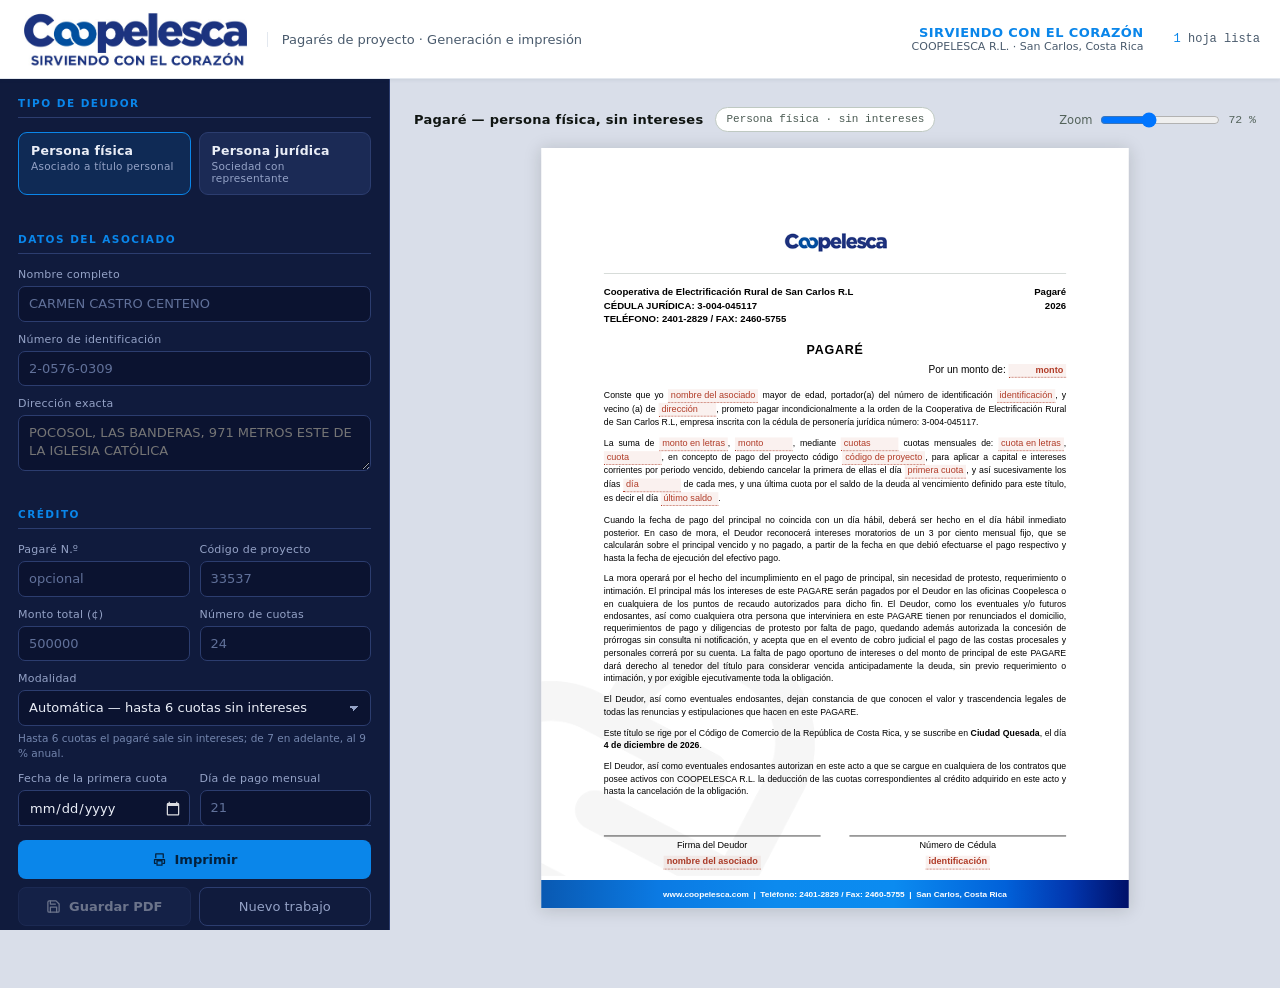
<file: COOPELESCA_Pagares.html>
<!DOCTYPE html>
<html lang="es">
<head>
<meta charset="UTF-8">
<meta name="viewport" content="width=device-width, initial-scale=1">
<title>COOPELESCA R.L. — Pagarés de proyecto</title>
<style>
:root{
  --panel:#101B3D;
  --panel-2:#1B2A55;
  --input:#0B1330;
  --line:#2C3D6F;
  --mute:#94A2C6;
  --on-panel:#EAEEF7;
  --volt:#0A86EA;
  --volt-ink:#04203C;
  --amber:#E8B23A;
  --alert:#E2664F;
  --stage:#D9DEE9;
  --paper:#FFFFFF;
  --ink:#101512;
  --ui:"Inter","Segoe UI Variable Text","Segoe UI",system-ui,-apple-system,sans-serif;
  --mono:ui-monospace,"SF Mono","Cascadia Mono","Consolas",monospace;
  --doc:Calibri,Carlito,"Segoe UI",sans-serif;
}
*{margin:0;padding:0;box-sizing:border-box}
html,body{height:100%}
body{font-family:var(--ui);background:var(--stage);color:var(--ink);-webkit-font-smoothing:antialiased}

/* ---------- barra superior ---------- */
header.app{
  position:sticky;top:0;z-index:30;
  display:flex;align-items:center;gap:16px;flex-wrap:wrap;
  background:#fff;color:var(--ink,#101418);
  padding:10px 20px;border-bottom:1px solid #e3e8ef;
  box-shadow:0 1px 4px rgba(20,40,70,.08);
}
.logo-app{height:58px;width:auto;display:block}
header.app .sub{font-size:13px;color:#4a5b6d;border-left:1px solid #e3e8ef;padding-left:14px}
header.app .lema-app{margin-left:auto;text-align:right;color:var(--volt);font-weight:700;font-size:13px;letter-spacing:.4px}
header.app .lema-app small{display:block;font-weight:400;color:#4a5b6d;letter-spacing:0;font-size:11px;text-transform:none}
.count{font:500 12px/1 var(--mono);color:#4a5b6d;white-space:nowrap}
.count em{font-style:normal;color:var(--volt)}

/* ---------- estructura ---------- */
.work{display:grid;grid-template-columns:390px 1fr;min-height:calc(100vh - 49px)}
.rail{background:var(--panel);color:var(--on-panel);padding:18px;overflow-y:auto;
  max-height:calc(100vh - 49px);position:sticky;top:49px;border-right:1px solid var(--line)}
.stage{padding:28px 24px 80px;overflow-x:auto}

/* ---------- formulario ---------- */
fieldset{border:0;margin:0 0 22px}
legend{
  font-size:10.5px;letter-spacing:.14em;text-transform:uppercase;color:var(--volt);
  font-weight:600;padding-bottom:8px;display:block;width:100%;
  border-bottom:1px solid var(--line);margin-bottom:14px;
}
.row{display:grid;grid-template-columns:1fr 1fr;gap:10px}
.f{margin-bottom:11px}
.f.wide{grid-column:1/-1}
label{display:block;font-size:11px;color:var(--mute);margin-bottom:5px;letter-spacing:.02em}
input,select,textarea{
  width:100%;background:var(--input);border:1px solid var(--line);border-radius:7px;
  color:var(--on-panel);font:400 13px/1.35 var(--ui);padding:8px 10px;outline:none;
}
/* El icono nativo del calendario es oscuro y se pierde sobre el panel:
   se invierte para que quede claro y visible, y se agranda un poco. */
input[type=date]::-webkit-calendar-picker-indicator,
input[type=time]::-webkit-calendar-picker-indicator{
  filter:invert(1) brightness(1.6);
  opacity:.85;cursor:pointer;padding:2px;margin-right:-2px;
  width:16px;height:16px;border-radius:4px;
}
input[type=date]::-webkit-calendar-picker-indicator:hover,
input[type=time]::-webkit-calendar-picker-indicator:hover{
  opacity:1;background:rgba(10,134,234,.30);
}
input[type=date]{padding-right:8px}
input:focus,select:focus,textarea:focus{border-color:var(--volt);box-shadow:0 0 0 3px rgba(10,134,234,.20)}
input::placeholder{color:#61719A}
textarea{resize:vertical;min-height:56px}
select{appearance:none;background-image:linear-gradient(45deg,transparent 50%,var(--mute) 50%),linear-gradient(135deg,var(--mute) 50%,transparent 50%);
  background-position:calc(100% - 16px) 15px,calc(100% - 11px) 15px;background-size:5px 5px,5px 5px;background-repeat:no-repeat;padding-right:30px}
.hint{font-size:10.5px;color:#7385AD;margin-top:5px;line-height:1.45}
.candado{display:flex;align-items:center;gap:7px;margin:6px 0 0;cursor:pointer;
  font-size:10.5px;color:#7E9189;letter-spacing:0}
.candado input{width:auto;margin:0;accent-color:var(--volt);cursor:pointer}
.candado span{user-select:none}
input.trabado,select.trabado{opacity:.62;cursor:not-allowed;background:#0B120F}

/* ---------- selector de tipo ---------- */
.seg{display:grid;grid-template-columns:1fr 1fr;gap:8px;margin-bottom:16px}
.seg input{position:absolute;opacity:0;pointer-events:none}
.seg label{
  display:flex;flex-direction:column;gap:2px;margin:0;cursor:pointer;
  background:var(--panel-2);border:1px solid var(--line);border-radius:9px;padding:10px 12px;
  color:var(--on-panel);font-size:12.5px;font-weight:600;transition:.14s;
}
.seg label small{font-weight:400;font-size:10.5px;color:var(--mute)}
.seg input:checked + label{border-color:var(--volt);background:rgba(10,134,234,.14)}
.seg input:focus-visible + label{box-shadow:0 0 0 3px rgba(10,134,234,.28)}

/* ---------- resumen de cálculo ---------- */
.calc{background:var(--panel-2);border:1px solid var(--line);border-radius:10px;padding:12px 13px}
.calc dl{display:grid;grid-template-columns:auto 1fr;gap:6px 12px;font-size:12px}
.calc dt{color:var(--mute)}
.calc dd{text-align:right;font:500 12.5px/1 var(--mono);color:var(--on-panel)}
.calc dd.big{color:var(--volt);font-size:14px;font-weight:600}
.calc .sep{grid-column:1/-1;height:1px;background:var(--line);margin:3px 0}

/* ---------- avisos ---------- */
.faltan{margin:14px 0 0;padding:10px 12px;border-radius:9px;background:rgba(232,178,58,.1);
  border:1px solid rgba(232,178,58,.35);font-size:11.5px;color:#F0D291;line-height:1.5}
.faltan b{display:block;color:var(--amber);font-size:10.5px;letter-spacing:.1em;text-transform:uppercase;margin-bottom:4px}
.ok{background:rgba(10,134,234,.12);border-color:rgba(10,134,234,.38);color:#B9DCFA}
.ok b{color:var(--volt)}

/* ---------- botonera ---------- */
.acts{position:sticky;bottom:-18px;background:var(--panel);padding:14px 0 4px;margin-top:6px;
  border-top:1px solid var(--line);display:grid;gap:8px}
button{font:inherit;cursor:pointer;border:0;border-radius:8px}
.btn{display:flex;align-items:center;justify-content:center;gap:8px;padding:11px 14px;
  font-size:13px;font-weight:600;transition:.14s;border:1px solid transparent}
.btn.primary{background:var(--volt);color:var(--volt-ink)}
.btn.primary:hover{filter:brightness(1.08)}
.btn.ghost{background:var(--panel-2);color:var(--on-panel);border-color:var(--line)}
.btn.ghost:hover{border-color:var(--mute)}
.btn.line{background:transparent;color:var(--mute);border-color:var(--line);font-weight:500}
.btn.line:hover{color:var(--on-panel);border-color:var(--mute)}
.btn:disabled{opacity:.42;cursor:not-allowed}
.btn svg{width:15px;height:15px;flex:none}
.two{display:grid;grid-template-columns:1fr 1fr;gap:8px}

/* ---------- vista previa ---------- */
.stagehead{display:flex;align-items:center;gap:12px;margin-bottom:16px;flex-wrap:wrap}
.stagehead h2{font-size:13px;font-weight:650;letter-spacing:.02em}
.chip{font:500 11px/1 var(--mono);background:#fff;border:1px solid #BFC9C2;color:#4A5A52;
  padding:6px 10px;border-radius:20px}
.zoom{margin-left:auto;display:flex;align-items:center;gap:8px;font-size:11.5px;color:#54635B}
.zoom input{width:120px;padding:0;background:none;border:0}

.hojas{display:flex;flex-direction:column;align-items:center;gap:26px}
.hoja{
  width:21.59cm;height:27.94cm;overflow:hidden;background:var(--paper);
  padding:2.2cm 2.3cm 1.9cm;box-shadow:0 2px 22px rgba(16,21,18,.17);
  font-family:var(--doc);font-size:var(--fs,10.5pt);line-height:1.42;color:#000;
  position:relative;transform-origin:top center;
}

/* ---- marca de agua institucional (corazón Coopelesca) ---- */
.marca-agua{position:absolute;left:0;bottom:0.47in;width:3.96in;height:auto;
  pointer-events:none;user-select:none}
@media print{.marca-agua{display:block}}
.lh-logo{text-align:center;margin-bottom:10pt}
.lh-logo img{width:5cm;height:auto}
.doc-head{display:flex;justify-content:space-between;align-items:flex-start;gap:20px;
  border-top:.75pt solid #C7CFCA;padding-top:12pt;margin-top:4pt}
.doc-head .ent{font-size:10pt;line-height:1.4}
.doc-head .ent b{font-weight:700}
.doc-head .fol{text-align:right;font-size:10pt;white-space:nowrap;font-weight:700}
.hoja b.dato{font-weight:700}
.pie{position:absolute;left:0;right:0;bottom:0;height:1.05cm;overflow:hidden}
.pie .lh-bar{display:block;width:100%;height:100%}
.doc-title{text-align:center;font-weight:700;font-size:13pt;letter-spacing:.06em;margin:16pt 0 4pt}
.doc-monto{text-align:right;font-size:10.5pt;margin-bottom:12pt}
.doc-monto b{font-weight:700}
.hoja p.par{text-align:justify;margin-bottom:9pt;hyphens:auto}
.firmas{display:flex;gap:30pt;margin-top:var(--gap,30mm);page-break-inside:avoid}
.firma{flex:1;text-align:center}
.firma .ln{border-top:1px solid #000;margin-bottom:3pt}
.firma .rot{font-size:9.5pt}
.firma .val{font-size:10.5pt;font-weight:600;margin-top:2pt}
.rev{margin-top:16pt;font-size:10pt}
.rev b{font-weight:700}
.falta{display:inline-block;min-width:80px;border-bottom:1px dotted #B03C28;color:#B03C28;
  background:rgba(176,60,40,.07);padding:0 4px;font-size:9.5pt}

table.plan{width:100%;border-collapse:collapse;font-size:7.4pt;margin-top:8pt;table-layout:fixed}
table.plan th{background:#1C337F;color:#fff;border:.5pt solid #1C337F;padding:3pt 2pt;
  font-weight:700;font-size:7pt;line-height:1.15}
table.plan td{border:.5pt solid #C3CCE4;padding:2pt 3pt;text-align:right}
table.plan tbody tr:nth-child(even) td{background:#F2F4FA}
table.plan td:first-child{text-align:center;font-weight:700;color:#1C337F}
table.plan td:last-child{text-align:center}
table.plan tr.tot td{font-weight:700;background:#0F1C4D;color:#fff;border-color:#0F1C4D}
table.plan tr.tot td:first-child{color:#fff}

/* ---------- modales ---------- */
.veil{position:fixed;inset:0;background:rgba(12,18,15,.62);display:none;z-index:60;
  align-items:center;justify-content:center;padding:24px}
.veil.on{display:flex}
.modal{background:var(--panel);color:var(--on-panel);border:1px solid var(--line);
  border-radius:14px;width:100%;max-width:470px;padding:20px;max-height:88vh;overflow-y:auto}
.modal h3{font-size:15px;font-weight:650;margin-bottom:4px}
.modal .sub{font-size:11.5px;color:var(--mute);margin-bottom:16px;line-height:1.5}
.opt{display:flex;gap:11px;align-items:flex-start;background:var(--panel-2);border:1px solid var(--line);
  border-radius:10px;padding:12px;cursor:pointer;margin-bottom:9px;transition:.14s}
.opt:hover{border-color:var(--mute)}
.opt input{width:auto;margin:2px 0 0}
.opt .ic{width:28px;height:28px;border-radius:8px;background:rgba(10,134,234,.16);display:grid;place-items:center;flex:none}
.opt .ic svg{width:15px;height:15px;stroke:var(--volt)}
.opt .tx b{display:block;font-size:12.5px;font-weight:650;margin-bottom:2px}
.opt .tx span{font-size:11px;color:var(--mute);line-height:1.45}
.opt.sel{border-color:var(--volt);background:rgba(10,134,234,.12)}
.modal .foot{display:flex;gap:9px;justify-content:flex-end;margin-top:16px}
.modal .sep-t{font-size:10.5px;letter-spacing:.14em;text-transform:uppercase;color:var(--mute);
  margin:16px 0 9px;padding-top:13px;border-top:1px solid var(--line)}
.opt.off{opacity:.4;pointer-events:none}
.modal .foot .btn{padding:9px 16px}
.status{font-size:11.5px;line-height:1.5;padding:10px 12px;border-radius:9px;margin-top:12px;display:none}
.status.on{display:block}
.status.good{background:rgba(10,134,234,.14);border:1px solid rgba(10,134,234,.38);color:#B9DCFA}
.status.bad{background:rgba(226,102,79,.12);border:1px solid rgba(226,102,79,.4);color:#F2B3A5}

/* ---------- impresión ---------- */
@page{size:letter;margin:0}
@media print{
  body{background:#fff}
  *{-webkit-print-color-adjust:exact;print-color-adjust:exact}
  .bar,.rail,.stagehead,.veil{display:none !important}
  .work{display:block}
  .stage{padding:0;overflow:visible}
  .hojas{gap:0;display:block}
  .hoja{width:8.5in;min-height:0;height:11in;box-shadow:none;margin:0;
    padding:2.2cm 2.3cm 1.9cm;transform:none !important;page-break-after:always;overflow:hidden}
  .hoja:last-child{page-break-after:auto}
  .falta{background:none;color:#000;border-bottom:1px solid #000}
}
@media (max-width:900px){
  .work{grid-template-columns:1fr}
  .rail{position:static;max-height:none}
  .hoja{transform:scale(.62);margin-bottom:-9cm}
}
</style>
</head>
<body>

<header class="app">
  <img id="logoApp" class="logo-app" alt="COOPELESCA R.L.">
  <div class="sub">Pagarés de proyecto · Generación e impresión</div>
  <div class="lema-app">SIRVIENDO CON EL CORAZÓN<small>COOPELESCA R.L. · San Carlos, Costa Rica</small></div>
  <div class="count" id="count" style="margin-left:14px">Sin datos</div>
</header>

<div class="work">
<!-- ============ PANEL ============ -->
<div class="rail">

  <fieldset>
    <legend>Tipo de deudor</legend>
    <div class="seg">
      <input type="radio" name="tipo" id="t_fis" value="fis" checked>
      <label for="t_fis">Persona física<small>Asociado a título personal</small></label>
      <input type="radio" name="tipo" id="t_jur" value="jur">
      <label for="t_jur">Persona jurídica<small>Sociedad con representante</small></label>
    </div>
  </fieldset>

  <fieldset id="gr_fis">
    <legend>Datos del asociado</legend>
    <div class="f"><label for="f_nombre">Nombre completo</label>
      <input id="f_nombre" placeholder="CARMEN CASTRO CENTENO" autocomplete="off"></div>
    <div class="f"><label for="f_cedula">Número de identificación</label>
      <input id="f_cedula" placeholder="2-0576-0309" autocomplete="off"></div>
    <div class="f"><label for="f_direccion">Dirección exacta</label>
      <textarea id="f_direccion" placeholder="POCOSOL, LAS BANDERAS, 971 METROS ESTE DE LA IGLESIA CATÓLICA"></textarea></div>
  </fieldset>

  <fieldset id="gr_jur" style="display:none">
    <legend>Datos de la sociedad</legend>
    <div class="f"><label for="j_empresa">Razón social</label>
      <input id="j_empresa" placeholder="CENTRO GENÉTICO ANIMAL SOCIEDAD ANÓNIMA" autocomplete="off"></div>
    <div class="f"><label for="j_cedjur">Cédula jurídica</label>
      <input id="j_cedjur" placeholder="3-101-690330" autocomplete="off"></div>
    <div class="f"><label for="j_rep">Representante legal</label>
      <input id="j_rep" placeholder="JIMMY GERARDO PANIAGUA RODRÍGUEZ" autocomplete="off"></div>
    <div class="row">
      <div class="f"><label for="j_cedrep">Cédula del representante</label>
        <input id="j_cedrep" placeholder="2-0576-0309" autocomplete="off"></div>
      <div class="f"><label for="j_calidad">En calidad de</label>
        <input id="j_calidad" value="REPRESENTANTE Y FIADOR" autocomplete="off"></div>
    </div>
    <div class="f"><label for="j_direccion">Dirección exacta</label>
      <textarea id="j_direccion" placeholder="SAN CARLOS, LA PALMERA, 335 METROS SUR DE LA ESCUELA"></textarea></div>
  </fieldset>

  <fieldset>
    <legend>Crédito</legend>
    <div class="row">
      <div class="f"><label for="c_pagare">Pagaré N.º</label>
        <input id="c_pagare" placeholder="opcional" autocomplete="off"></div>
      <div class="f"><label for="c_proyecto">Código de proyecto</label>
        <input id="c_proyecto" placeholder="33537" autocomplete="off"></div>
    </div>
    <div class="row">
      <div class="f"><label for="c_monto">Monto total (¢)</label>
        <input id="c_monto" type="number" step="0.01" min="0" placeholder="500000"></div>
      <div class="f"><label for="c_cuotas">Número de cuotas</label>
        <input id="c_cuotas" type="number" min="1" max="120" step="1" placeholder="24"></div>
    </div>
    <div class="f"><label for="c_modalidad">Modalidad</label>
      <select id="c_modalidad">
        <option value="auto">Automática — hasta 6 cuotas sin intereses</option>
        <option value="sin">Sin intereses</option>
        <option value="con">Con intereses</option>
      </select>
      <div class="hint" id="h_modalidad">El monto incluye el 13&nbsp;% de impuesto; el interés corre sobre el capital.</div>
    </div>
    <div class="f" id="wrap_tasa" style="display:none">
      <label for="c_tasa">Tasa de interés anual (%)</label>
      <input id="c_tasa" type="number" step="0.01" min="0" value="9">
    </div>
    <div class="row">
      <div class="f"><label for="c_primera">Fecha de la primera cuota</label>
        <input id="c_primera" type="date"></div>
      <div class="f"><label for="c_diapago">Día de pago mensual</label>
        <input id="c_diapago" type="number" min="1" max="31" step="1" placeholder="21"></div>
    </div>
  </fieldset>

  <fieldset>
    <legend>Firma y revisión</legend>
    <div class="f"><label for="s_lugar">Lugar de firma</label>
      <select id="s_lugar">
        <option>Ciudad Quesada</option><option>Aguas Zarcas</option><option>Fortuna</option>
        <option>Puerto Viejo</option><option>Santa Rosa</option><option>Pital</option>
      </select></div>
    <div class="row">
      <div class="f"><label for="s_fecha">Fecha del pagaré</label>
        <input id="s_fecha" type="date"></div>
      <div class="f"><label for="s_revisor">Revisado por</label>
        <input id="s_revisor" placeholder="Nombre del analista" autocomplete="off"></div>
    </div>
    <label class="opt" style="margin-top:4px" for="c_plan">
      <input type="checkbox" id="c_plan">
      <div class="ic"><svg viewBox="0 0 24 24" fill="none" stroke-width="2" stroke-linecap="round"><path d="M3 6h18M3 12h18M3 18h18"/></svg></div>
      <div class="tx"><b>Adjuntar plan de pagos</b><span>Tabla de amortización cuota por cuota, en hoja aparte.</span></div>
    </label>
  </fieldset>

  <fieldset>
    <legend>Cálculo</legend>
    <div class="calc">
      <dl>
        <dt>Capital</dt><dd id="k_capital">—</dd>
        <dt>Impuesto (13 %)</dt><dd id="k_impuesto">—</dd>
        <dt>Tasa anual / mensual</dt><dd id="k_tasa">—</dd>
        <dt>Total a pagar</dt><dd id="k_total">—</dd>
        <dt>Vencimiento</dt><dd id="k_ultima">—</dd>
        <div class="sep"></div>
        <dt>Cuota mensual</dt><dd class="big" id="k_cuota">—</dd>
        <dt id="r_ajuste_t">Última cuota</dt><dd id="k_ajuste">—</dd>
      </dl>
    </div>
    <div class="faltan" id="faltan" style="display:none"></div>
  </fieldset>

  <fieldset>
    <legend>Correo de notificación</legend>
    <div class="f"><label for="r_correo">Correo de notificación</label>
      <input id="r_correo" type="email" placeholder="notificaciones@coopelesca.com" autocomplete="off">
      <label class="candado" for="r_lock_correo">
        <input type="checkbox" id="r_lock_correo" checked>
        <span>Bloquear el correo para que no se modifique</span>
      </label>
    </div>
    <label class="opt" for="m_auto" style="margin-top:10px">
      <input type="checkbox" id="m_auto" checked>
      <div class="ic"><svg viewBox="0 0 24 24" fill="none" stroke-width="2" stroke-linecap="round" stroke-linejoin="round"><path d="M4 4h16v16H4z"/><path d="m4 6 8 6 8-6"/></svg></div>
      <div class="tx"><b>Preparar el correo al guardar</b><span>Al guardar el PDF se arma el correo con el documento ya adjunto.</span></div>
    </label>
    <div class="f" style="margin-top:11px"><label for="m_guion">Guion del mensaje</label>
      <textarea id="m_guion" rows="10" spellcheck="false"></textarea>
      <div class="hint">Datos que se rellenan solos: <b>{saludo}</b> (según la hora), <b>{firmante}</b>,
        <b>{representante}</b>, <b>{proyecto}</b>, <b>{pagare}</b>, <b>{monto}</b>, <b>{cuotas}</b>,
        <b>{cuotaMensual}</b>, <b>{primeraCuota}</b>, <b>{revisor}</b>, <b>{fecha}</b>.</div>
    </div>
    <div class="two">
      <button class="btn ghost" id="b_correo" type="button">
        <svg viewBox="0 0 24 24" fill="none" stroke="currentColor" stroke-width="2" stroke-linecap="round" stroke-linejoin="round"><path d="M4 4h16v16H4z"/><path d="m4 6 8 6 8-6"/></svg>
        Ver el mensaje
      </button>
      <button class="btn line" id="b_mailto" type="button">Abrir sin adjunto</button>
    </div>
    <div class="status" id="m_status"></div>
  </fieldset>

  <fieldset>
    <legend>Registro en SharePoint</legend>
    <label class="opt" for="r_activo">
      <input type="checkbox" id="r_activo">
      <div class="ic"><svg viewBox="0 0 24 24" fill="none" stroke-width="2" stroke-linecap="round" stroke-linejoin="round"><path d="M3 7a2 2 0 0 1 2-2h4l2 2h8a2 2 0 0 1 2 2v9a2 2 0 0 1-2 2H5a2 2 0 0 1-2-2z"/></svg></div>
      <div class="tx"><b>Registrar en SharePoint</b><span>Actívelo cuando el flujo esté habilitado. Apagado no afecta imprimir ni guardar.</span></div>
    </label>
    <div id="r_bloque" style="opacity:.45;pointer-events:none">
      <div class="f" style="margin-top:11px"><label for="r_sp">Lista de SharePoint</label>
        <input id="r_sp" autocomplete="off">
        <label class="candado" for="r_lock_sp">
          <input type="checkbox" id="r_lock_sp" checked>
          <span>Bloquear la dirección para que no se modifique</span>
        </label>
        <div class="hint" id="r_sp_info"></div>
      </div>
      <div class="f"><label for="r_url">Flujo de registro (Power Automate)</label>
        <input id="r_url" placeholder="Pegue aquí la URL del flujo cuando esté habilitado" autocomplete="off">
        <div class="hint" id="r_modo"></div>
      </div>
      <div class="row">
        <div class="f"><label for="r_dias">Aviso previo (días)</label>
          <input id="r_dias" type="number" min="0" max="60" step="1" value="5"></div>
        <div class="f"><label for="r_guardar">Recordar datos</label>
          <select id="r_guardar"><option value="1">Sí, en este equipo</option><option value="0">No</option></select></div>
      </div>
      <div class="two">
        <button class="btn ghost" id="b_registrar" type="button">
          <svg viewBox="0 0 24 24" fill="none" stroke="currentColor" stroke-width="2" stroke-linecap="round" stroke-linejoin="round"><path d="M4 4h16v12H7l-3 3z"/></svg>
          Registrar
        </button>
        <button class="btn line" id="b_copiar" type="button">Copiar fila</button>
      </div>
      <div class="status" id="r_status"></div>
    </div>
  </fieldset>

  <div class="acts">
    <button class="btn primary" id="b_imprimir" type="button">
      <svg viewBox="0 0 24 24" fill="none" stroke="currentColor" stroke-width="2" stroke-linecap="round" stroke-linejoin="round"><path d="M6 9V3h12v6M6 18H4v-6h16v6h-2M8 14h8v7H8z"/></svg>
      Imprimir
    </button>
    <div class="two">
      <button class="btn ghost" id="b_guardar" type="button">
        <svg viewBox="0 0 24 24" fill="none" stroke="currentColor" stroke-width="2" stroke-linecap="round" stroke-linejoin="round"><path d="M19 21H5a2 2 0 0 1-2-2V5a2 2 0 0 1 2-2h11l5 5v11a2 2 0 0 1-2 2z"/><path d="M17 21v-8H7v8M7 3v5h8"/></svg>
        Guardar PDF
      </button>
      <button class="btn line" id="b_nuevo" type="button">Nuevo trabajo</button>
    </div>
  </div>
</div>

<!-- ============ ESCENARIO ============ -->
<div class="stage">
  <div class="stagehead">
    <h2 id="s_titulo">Pagaré</h2>
    <span class="chip" id="s_chip">Persona física</span>
    <div class="zoom">
      <span>Zoom</span>
      <input type="range" id="zoom" min="45" max="115" value="72">
      <span id="zoomval" style="font-family:var(--mono)">72 %</span>
    </div>
  </div>
  <div class="hojas" id="hojas"></div>
</div>
</div>

<!-- ============ MODAL GUARDAR ============ -->
<div class="veil" id="v_guardar">
  <div class="modal">
    <h3>Guardar en PDF</h3>
    <p class="sub">Por defecto los archivos bajan solos a su carpeta de descargas. El texto del PDF queda seleccionable, no es una imagen.</p>

    <label class="opt sel" id="o_uno">
      <input type="radio" name="modo" value="uno" checked>
      <div class="ic"><svg viewBox="0 0 24 24" fill="none" stroke-width="2" stroke-linecap="round" stroke-linejoin="round"><path d="M14 2H6a2 2 0 0 0-2 2v16a2 2 0 0 0 2 2h12a2 2 0 0 0 2-2V8z"/><path d="M14 2v6h6"/></svg></div>
      <div class="tx"><b>Un archivo por documento</b><span>Cada hoja se guarda por separado con el nombre del deudor.</span></div>
    </label>

    <label class="opt" id="o_todo">
      <input type="radio" name="modo" value="todo">
      <div class="ic"><svg viewBox="0 0 24 24" fill="none" stroke-width="2" stroke-linecap="round" stroke-linejoin="round"><path d="M16 4h2a2 2 0 0 1 2 2v14a2 2 0 0 1-2 2H6a2 2 0 0 1-2-2V6a2 2 0 0 1 2-2h2"/><rect x="8" y="2" width="8" height="4" rx="1"/></svg></div>
      <div class="tx"><b>Todo en un solo PDF</b><span>El pagaré y el plan de pagos, uno tras otro en el mismo archivo.</span></div>
    </label>

    <p class="sep-t">¿Dónde?</p>

    <label class="opt sel" id="o_desc">
      <input type="radio" name="destino" value="descargas" checked>
      <div class="ic"><svg viewBox="0 0 24 24" fill="none" stroke-width="2" stroke-linecap="round" stroke-linejoin="round"><path d="M21 15v4a2 2 0 0 1-2 2H5a2 2 0 0 1-2-2v-4M7 10l5 5 5-5M12 15V3"/></svg></div>
      <div class="tx"><b>Directo a la carpeta de descargas</b><span>Sin elegir carpeta ni confirmar nada. Es lo más rápido.</span></div>
    </label>

    <label class="opt" id="o_carp">
      <input type="radio" name="destino" value="carpeta">
      <div class="ic"><svg viewBox="0 0 24 24" fill="none" stroke-width="2" stroke-linecap="round" stroke-linejoin="round"><path d="M3 7a2 2 0 0 1 2-2h4l2 2h8a2 2 0 0 1 2 2v9a2 2 0 0 1-2 2H5a2 2 0 0 1-2-2z"/></svg></div>
      <div class="tx"><b>Elegir la carpeta</b><span>Pide la carpeta una vez y deja ahí todo, incluido el correo.</span></div>
    </label>

    <label class="opt" id="o_sub">
      <input type="checkbox" id="c_sub">
      <div class="ic"><svg viewBox="0 0 24 24" fill="none" stroke-width="2" stroke-linecap="round" stroke-linejoin="round"><path d="M3 7a2 2 0 0 1 2-2h4l2 2h8a2 2 0 0 1 2 2v9a2 2 0 0 1-2 2H5a2 2 0 0 1-2-2z"/></svg></div>
      <div class="tx"><b>Crear subcarpeta con el nombre del deudor</b><span>Solo al elegir la carpeta, con varios archivos.</span></div>
    </label>

    <div class="status" id="g_status"></div>
    <div class="foot">
      <button class="btn line" id="g_cancel" type="button">Cancelar</button>
      <button class="btn primary" id="g_ok" type="button">Descargar</button>
    </div>
  </div>
</div>

<script>
"use strict";
/* Logo y barra de pie institucional, extraídos de PAGARÉ_PROYECTO_17.xlsm */
const ARTE = {
  logo:{w:196,h:75,png:"iVBORw0KGgoAAAANSUhEUgAAAMQAAABLCAYAAAAvQChmAAAAAXNSR0IArs4c6QAAAARnQU1BAACxjwv8YQUAAAAJcEhZcwAAFiUAABYlAUlSJPAAAB5sSURBVHhe7Z15nBTF+f/f1T33zM7Owi6wuyz3yrWccmhUFBRBFASFKFExaoJHSNSYRP1FjZqv90EUNWoSbzwIIl5I4oWIish9yCU3sgt775w9Pd31+6N7h1lQNH6B5PVNv1+veTnbU91dVV2fp56nnmoUUkqJg4MDAMqBBxwc/[base64]/MWfdViKEAMSBP7fAlCbK9yj3fx1pmqQzJiLbb1Y/CgXcqvu/vXsOC/8mQcgWg7uuIcb6zfvYXVlPNKbhUlUKCwJ0Liuie7dCXG5Xi7P/W4klNKb86gUqq5rweBQkgliTxkWTjuXay0ccWNzhB3CUBSFtLVhiWLJsO8/M+pxPlmynsrqRtJZB2kJRhCQU8tG1UyHjR/fh4h8PpSASAEykFFkL+d9ENKZxwtkPsmNnPT6vG4C6hjjXXjmCe38/7sDiDj+AoxpDSClBCBqjGtfePJszpzzJzNlfsK+mCb/HRSTspyDsoyDsIz/kR0rJuo1V3HT3PEae9xgfLNyUrfJR1fF/CEIBn8eN3+fG73Xh97oI+Ny43eqBRR1+IEdVEEIoVO2LMulnf+WJmZ/i9bqIFATxelwHW3wBLkUl6HfTunWQrTtrOf+qZ3j1zeUHl3VwOEwceUFIiZQmAPFEikuueZ7Plm6lTUEYl313YTlCpNIZ4kmNhKaTlgbCdrGENMkP+hBCcsk1L/LJF1ttUTTPEoeaLaz7S2kiTROJ9f3bz5EtZx8pMaWRW6AFzW37Nvbf75v4tuPNmJjfeu6hsBYsDsWBfbC/zYc+z0JCTh819+13n2s/B2liIpHfWb6ZA57JEeSIxxDNjRYIbrnnLe554kOKW4WyfacIiGtpjAx06lBAcZsI0XiSrTtqaIpp5Af9KIognTFoiqU498x+/PH6M2lfHEEgWqys7K6Ns35XI00xDdUt6FAYoneHAry2S2GtVlkqTOs6a3Y0sL06hpGRFAQ9lJdF6FQU2n9Be6AIYMnKHeyubMy6J5mMSUHExynHHwPAvA/W8vGnW6hpiBMK+hnQu4TRI3rSpjBsD/xvtj2r1u1mweKv2Lp1H0lNEgp6KO9cyLDjutC7R2mLsrGExohzZ7Bzdz0+j7XQUN+YYNrUU7jjd2e2KAuweNk2Pv78K7bvrkPXBZE8Nz27t2XY0GPo2qnwwOJZtu2sYeHir1j/1V6iMQ2vy027NiF6HtOOARVltC+J5JRuFp9CxjT4fMkOPl+5g52Vdei6QX7YT0W3Yk48rjMd2re2zzARdn/EEym+3FjFV9trqdzbSGM0iZSSvKCP9iUF9OlZTEWPkpx7HVnv4IgLopkNW/YwcuJjmKaC2y1AghCCaEKjfUmEm64eyWkn9yQS9pNO66zfXM2jTy1g9lurEALcbhc3/vJUrp5qraYY0kAV1uBcsLaKGXNX88Haahoak6CboEiEz0uPkhDnD+vEtHEVtAr52LE3yrPvb+LlhdvZUBlFJtJWP7sEoXwfp/Rsxy/O7snoAe3tmluD+bzLn+bvb6wgnOcDIBZPc9pJ5Tz90E+49pY5vPPBRkzTRFEVLOMr6VAW4carR3HBhEGQY4WFEOze08gf7n+Ld97fQCyeQgCKIjBNy/iG8zycdXoFt/12DG2LwtY9v6cgVq//mtvuf5uFn29HS+oIRUEgMaVlngpbBfnJhAHcePVoQgFvdpgZhsm9j77HX1/4jOq6BALDWgCx10JUVaVNUYjhxx/DTycPZnC/jqiqNbDnf7COBx//iBVrdpHSMwhhGUETEyEFbQtDXDBpKDf8YgQ+n4fa+hj3PvIBH36ymV1f15HQMlbDpV0be9yHgz6GHFvGDb8ayeB+nbJtPFIcBUFYDbz1/rd44LEFFBYEsxOlphkUFgWZ8/QllHdqd8B5Fnc89A9mvrqUh+84h9NO6gmAaRooigqYXPe3L3hw9hrQDfC7QbVWoCSAKSFtQFKnvFtrXr7xVGpjGqdPew0CXvCpoAiENX7BMCGpg6Lwi3P68vDUISiK9WQuuWYmr89bnRVEWjfo1rkQr0dl8YrdtMr3WjNWDolUhlQqzT03ncWVl5yMlAZCqKxZv4cLf/E8W7dVUxAJZO+Ri2GY1DYm6NuzhJefuIROZa2IxpOcNvFRdhxCEO8v3MjPrnuBuvo0eWEvroPiLYFu6NQ1xBl5cg+enzGF/LAfENzwP2/wpyc+olWBD4+91G0ND2EtDEqBbhhUN8Tp1a0dC1+fRjgU4J4Z73HXI/9ARSEY9PENzSGtZ2ho1BgzsidPT78A3TAYfPr91DUkyAt6v7EPsPshGtUI5Xl56qELOf3k7gcWOax88zx+WBGkdYMFn27F7/O08BrTeoabrhlFead2LXxEy1BIQPL/rh7Jx69fY4nBBMM0QbGqPfWRz3jw2aXgVhB5XoRLscQg7dhDEQifCyUSYPOOBk69/[base64]/P9rEjXe+DQgWL9/KX15YRGFhAI/bhRCQSOokUzqxeIqGxgRJTcflVvC7FC49fzDhUIDHn13E7dPnE/L7CeX5s2IwTUkmY2afq8ftoqhtkFffWsVvbp9Lq0iQkad0x4rRJImUTjSWoimWIplKZ0MUVVUoiARIajrX3jKbfdWxnBYffo6CIODrynp2fl2Lx2M9UIlA0zN07tSas0b2AtuNaEaI/[base64]/p8amqbCPndCGmipSU+r8K0nw/jrlvGM+KEchLJtBVQS0FRQZBX3ljGuk1VLF6+k3Ra4rKNTTyR5rxzBjL7b5fylwfPZ9qlJ1PepZCqmia6dWnD1ItO4Kvte7njofnkh7y4VIFi+cE0xdOYSPwBD4l0hoSmIwTU1Sfo17uUcaN6A/CjIV1oiKXweFz06VnMaSf35PThPeh1TAlJPY2RsQyVxCQU9LFjZx2vzltpNds2mIcb9dZbb731wIOHm01b9vLC7C9wqSpCWNNvIqUxdGAHJo8ffGDxHHJEgrB9S0EspXP+/R/REMsgPHZeQs/g96lcP3kgN5zXn9FDyqhsTLFrdyN4bd17XVRtb6B/9yLKS/Kpj6eZftXxXDrqGNoXh1m+qQZdN5Eu24eVsPrrJq4c04P573/J+k1VeL37s+aabhDO83H3zeO47XdncMG5gyktCvPZFzvQTRNVKIDE41LZVxenf69iHnt6ESkdVBdIE+Jaiv/53Zn8/prRDOpbxrjRfYgnNBZ+tsW+lyCTMUglDcaNruC5WZ/T0JjEZfvuyXSa4Sd2p2NpATfe9Q4+vxsFgWn743++fzKXX3gCQ/p3YNK4gWzauo+Va/fg9bhQFIV4QiPk8xKPayxdsxuvR0UgSGkZTjyuKxdPHEqvHsWMOOkYppw3hLKSCGNG9qZ39xLueuh9Fn2+lbyQ5UYiJNGYxjlj+jL9jxP4xaXDGDqwE19urOLLr/YyblQFzz88hWP7dQAkBfk+eh/TjluuO4Nrpg5j0tiBTDxrAFMmDaW0NJ/3P96ENC3jKIWJbkjCQS/jz+hr53a/2c3633BUBLFlex2z3lyJS7VcGjBJaiYDepcxdlSfA4t/J/9ctYfH/r4GAlb+Qprgkiav3Dicq87oRXlxmH6dW3HB8C58sK6SXbujCLdqdV9GUquluffiQVw6pjv9OxdSXpLPaf1K6Foa4rWF25CKanW4S6GhNs6IQR3Ytn4nq76szApCSomeNphxz0QmnjmAUMBLfp6PIQM74fOq/PPDDXg8CgKBUASGYVBZHWfL1moUFUCQSmYY0KuUP90xqUX7hg7swCuvLSeWSKOqAkWFxrjGGSN68fZ7a6mtT2QFoaUMhg8rp6Y+ydy3VxAMeJFCEo3pjB3Zi99ceWqLa/[base64]/pXYfummGjD2b3AjleGk/qWMH9o5p5TE73Zxw6T+IITt8Qhwq6zb0YhLUQm4rYffzPkndWNovxLQNGh24zKSZVuqswOwmWQqQ9/eJYw9zRJ0bu0nnzuEstIC9EzzUYkiFFZ/uRPTlAgJQkpUr6AhnubK619m6m9e4uf25+qb52AiUe2AX1FUmqIJtu+qwX3Avi4pJEZGsnnLXlRFQUiJIgV+n8r2nbVc/jvr2lN/a33u+NO7+Hxuu+8EbkWwryZG985tcblcZIz9eY+A38OeqkaefvkLLrr6OYaNm84Nd75J1b4m6hsT7KuO2vWRVtyH4OLJQw8apuWd2/DLy07OLnkjFCtJW93EPY+8x1kX/YVhEx7i5PEzOOWcRxgx6VGuuek19tbE8NoCFYCCIKMbSIwjIgaOliCK2+YTCnqsgNgePF6vypeb97J3b+OBxb+TvY2pljXPGFR0LMg5sH+E9izLRw24rBUnJCiCpG5QE0u3LG/[base64]/1tAeN/+iSz3liFogisCEYgpUkw4KZjyQHPgebwK6dPhWDZqp2MPv8xbnvgHT5buoXKvQ3UNcbZurOGTz/fyoxnPmLRkm0E/C2NVk4TjwhHRxBt8unSqQhNszpaIPGoClWVDTw7a7F1TFiZS2uFaH92O5XSePm15Rjm/sHk8yj2GNw/QOujevZ365j1H79HJeBWrfISUAWJRIq6aAIgmzltfl510bR98v6e93vddnBnF5ICVYGGBusa9sHst5Sm0xhNZZcShbCSC4q637pLIZEmeN0uCsJ+wmEf+WEf+Xle8kI+FEVBClvE9gqyKQ+2ixKBlAKP172/BkIiTYnPpxDJD5Kf5yec5yEc9hEOWi6VkNLKFguJYUjMjOSP15/F9FsnUFocoqEpRX1TkmTasJ6JIvB4VdoVhNi+s47pj3+IIhRUYT0nIQSpdIZoUzK3eiCl1f7moAxJY1OCab//O9t21tK2VYi8oA8hFDwuN2ec0pMpE4dw5oie5Id9WaPS8ppHbtgetTzEA0+8x613z6d1q2D2l0zGRAjBY/f/mLGnVbQ4CyAW17j6D6/x3EuLOfuMvtxz09l07dSax/+5iSvv/hCR7wVA6gZFkSBrHjmLtpGWmWbdyFAx7S02ba9G9bgxhUDG0lx/8QDuvqjZF7WorI/Tb9pcqhtSCI9qDbCYziu3j2LxvM955pWlhPN8luXOmKiK4M0XL6dPNpNq8Y8Fa7noqhfx+VzWexzCssblnQvZsqMuu2KV0nXKSiM8ed8FKIpVpnnAu9wKfq9KOgOppA5C0qYwj4k/[base64]/jnrqhaz4eHkyEkti1Xx888eRHFJvj1dW8dcbivdf8WvZ3H97XP4bOk2dn1dz7qNlTw3azFjL3yCV99YTkm7MO8u3MCZFz7O3HdWcmrfYtwRDzJjLR8Kt0J1dRPn3fsRG3ZbLlgybXD/nFUsXFfF+KHtIWliCssiElCZPnstT76znoSWQUrJ+l2NTL5nAdU1CRSPCyEB3cTfyscpFW1IaUbWWkspcbkU4qk0V980hy83VmZbu3jZVm684x0UVdgvNVkDXXWpXDBxCD6fG8MOKj0uNzt3NfDVtr3061XKgIr29Lc/vbq15cU5q5CGyYA+7RlQUUarggAZ/QCLKa3s9pCBHVFV1cqrSwWvR2HdhirqGhP0qyhlQEWZfe0y2hbl89ysJRS2DjGgoowBFe0JBnz8deZnzHp9CXmBAOeM6cfDd07k47d+yZy/XcaAXu1JJK3YCkCoAt2wtsM0E8rz8vzfl/Ls7M8x7FikrjHOzXe/zfAJD3Pbg/MA+HpvFF2a2TkjldKp6F1si2H/rJhIpg+aEY80R2GGaE58Cf78zEKuu+11ClsFUeymCmHNFNG4jjegkh/woulWosrjhkBzMk8RJDWdutoEf3/yIt7dk+GxmSsQBT4wJVKRkMzgD/voWVZANJFi89p9TDqrgvsvG0jXn80ikwHhVkCA1E3QTbp0ipAf8LJhVz3JJg0RdIMUKFJi1Ce4cvIAHrvieC699gXmvr0mm6m26i6JJnXyw34G9i4ho0uWrd2FlsoQ8HuyCwXxuEZFRQn/eOkqpvzqeea9t55WkQDClOgZE4TgovMHMfKEcnx+D2vX7+PFV7/g0+VbaV9SwCN3TmTMiN7EEymGn/tIi60bdY0Jrr3yVP5w7SiGjX+I9V9Vkef3IezNksGgh6kXnsDxgzqCUFi+aifPvvI5qzfupW+vYh6/7zyG9OvIhs2VnHLOIyRSaYYfX864UX0YOqgTHUoieH0ufn3LbF6cs4L8kGWtMxnJcUM7snTlLqQ90yOs42ldY0BFGUWtw2zaWs3m7fvwez1EYykmju2H1+Nh9lsrCQTcKBLS6Qzt2uUzb+ZU2rWx9kktXbWdC658nlg8jdveBXo0ZoijJgjLCZdc/[base64]/HRcjvIaGlicc1npo+mUljj+W4Mx9gx67crRtJpv38ZO64/kzemL+SC6c9TzgUxG0H32nDJJrQCPpUQCWR0vD7vPi9bqLxBG6Xi+dmXMjM15bx2juriYQCRBMahmGSH/bROuLHMCU1DQncipJ1cUwT3n31Kv78zCc8NfNTilrnIYVl4aQpSaZ0jIyJx+uyl58VhGJSW5cgEvbZrqQL0RwrpnXKOxdx8gndaGzQeGfBeuJNKXx+d9awHA1BHAWXyQq4rL4SzLjrXKb8eDC19XFSmg4CBNZAVIWCR1Xtjrc8U6mAnjGoqYlx4pCuPP/YJRS0CtEu389rN59Oabs8ZEOiWQ8IVSD8KsKjotjr/2P+8B6j+5fy658OgqiGTOoIUyKEgvC6rO0dqrACXd1E1qUo79yKN24aQWGeHaccMHlLKQkGPUgh0E2dvKCfUNCLoqhWoCsEpmlSWRtlyqTBTB4/EJAc278jD9w6gYyeIZqwXBBVVWkV9hPweHApgkien4DPjWFKEgmdbp3aUN6tLRnDcrWs61tGQlp/ATBudH9+f81oGqMxEloGUwGXqtA67MetenC7FAryAng9CmlDJ5k0GNKvE6lUhg8/3oRpSEwzQzjopiDPizQkVfui1NQk8Ag1m/DbWxfnrFG96FVezO2/G8NJx5ezrzZmGTN7G0zQ7yYc8uL1uFBtL6iuPkWXDkU89aeL6Ni+kMZoDCkUpFDw+Txs3lrDI39dyHOvLqG6vgm3X7UWWprbaj8C20TufxiHkaOSmGtGShOXy8VZI/tQVBhizYY97NnbhG5msi4Uts9tGCYpTacplsLndXH5xScy465zaZW/Pyhv3zrIOSd2Zk9TivW7GpGxNOgZMCSkdaRmxSttIj5+VNGOq87oQcfSPNbubKCuOg4pE3Qd0tIqm8rg87u4aEx3XvjtKXRuG7Y7XvD6/DVs3Lw3m5hLpnQG9+vIdVcNZ+GnW6ipjYK0gk3d3qquGyZTf3I89/1hAi6Xak12Avr1LKVv71JWr9vNzj2NaJq1d0dKiWFK0lqGaCKFkTEYc1pPnv7ThXTv0pZYXOOxpxZSta8JI2OgaTpNDUkGD+zIqFMs//vEIV0pK23F8jW7qdzbgKFbK2hSmhimJKXpxOJpXKj8ZNIgZtw9kX69SjlpaBeaoim27qqjoVFDy+hgWmv/IEmnM8TiGqm0wcSx/Zh++wR8Xhd+n4exoypoakqyal0VTbGEtavWBNMwSesGsWSaZCrNCYM788QD53HcwM6Ulxfx/sLNVO5rRGDawbq94mVKLpg0hPZt8vlkyRakKdE0nVg0ReuCAJddcByiOadxmDkqLlMzEjsItqe7quoor761gvcWbmLLtmqisRS6YaAqKkG/i/bFBfxoSDcmje1H7x7F1jXseMT6bmY7Zvnmat5ZtoflO+pojGl4XQqd2+ZxWt9iRg8qw+dRs4M7pum8v2IPi76sYktVE6m0SSTkZVDX1owe1J5eZdZaumllEADloN2u8USaIQM78vbMK9i8tZq/vvQpK1btpL4phd/voVe3tkwaN4BTT7J2Z+6vt20uUYjGU8ydv5YPF21k2/YaGqIpVAStWgXo1aOYsSP7cOpJ1vsWACktzQOPL6C2Po7bZQkzkdQYcWI5E87oZ98DQLCvupE589awaMkWduyuJRbL4FYFRYVB+vZuz4Qz+zKkv7Wd2pQyuwCwdmMlHy7axIrVu9hd1Ug0msI0IT/spVuXtowd2ZszTrX2nx34PJes2MWct1eyau1uqmubMCXk5/vo1rkto4f34OzRfXGp1qqUQLBjVx1/e+kTlqzYTU1DFL/LTYey1pw9qg8/PnsAb727lvkLNhL0e8DeDNq+pIBfTx32f0MQh6KmNsG+mgaSaR2320VhQZDiojyEtc/h34glom8SxOABHZj34hWW2QdM0ySeTON1u/DYPv73JZ3WSaatmTLg92TfMzgcpLQ0mm6gCoVQ0P29PWXDMEilrVU4n8+N63s+CylN4ok0pgS/13VQdv1ApJTEEylUVcXvswb/v4vv1zNHEtv5L2wdoFf3Eo7t05G+PUopaRtBKCpS/muvD9qRh/35Pvyr5b8ZiYmiCPKCPntX779yPYnHo5If8pMX8h1WMYCJz+shP2TFOGBZ6G/t0+xhiaqqBP1eQgEfLkW1ZoRDYvWjEAqhoI9wyGeJQcqDsvn7sWa1UNBvi+Fb6nWUOJw9/8PIWS34pqEp7N2x35fmXbEHBsHfjlW+2cofjFUbicQUtPhYv1jnNW/rkGBHf992vW9C5DyKA3vgf0fLfrAHLIf4Z3yyh5u/7K9P82uf307LdmefpzhUf+REy81//xv5rhYeBfZ3QHO3HdwlBx/5Lv71Mw6NlsoQj6eIJzTrE0+RSqVzLJ9Vc9H89QfzzT3wQ2n5Ft8PufYPOcei5fM8xDUO8dPR5j8mhvjPxXr7bvmaXezZ25R9a80wTAryAxw/qOMRC/Acjj6OIBwccnBMm4NDDo4gHBxycATh4JCDIwgHhxwcQTg45OAIwsEhB0cQDg45OIJwcMjBEYSDQw6OIBwccvj/WehuoAI03AEAAAAASUVORK5CYII=",pdf:"eNrtWwdYVNfWHTTlGSmKiBSBoTcpQ1ETNSqgYEOxp8fYTZQ2w/[base64]/tvqW89Y9unV68aL1x7sy8iP3nspft+VrBM3S0qrOzs6/zfus7G5zWNxzOhpv3/tETLOYxvNedPvEafx9P9jLBJLiHQ1v3yl3z7rCUFDLdkqRgxlIz84BhkzhtP44z22/RGZU/u6WSJR4o91JTc0tlk5BSobMdQtOXB8ou3JCMjAJPiHQhtErjd1DW1evFQ1C7ayga/GCI4uja9nJ5AcNIG2LQ++GqhPt5+8+fS5u9KAKP5IdcnRbfOwERzy7pQN6Zzgw5gG/xSqnzdMmr9jgL63No2vay/oZlH3IdSzF+g6CAebsUCy0jILSDphLmFIrTZSpKbmVrdvdioa+BCEQVyi2gl07PjwtNXMmcAcTRqXSjLKnk+191cfwVIy8AVDJeeyxL1cQIQOkUiMYuJ7fbucuKGmXb3J5vsCs+h9X4l6yxtE0sZ/xSVxb/mF/C1Ihy3+EOdAPoTeG4vIByVCJ4j/cs76qklCA+MHZX2m76MnlSN9ewGwZYgZy35y8PTvI8d7hOjY8VRMGLo0AdVeqGXDUzSk/7Rmd0VVrfjtW6982ZR9vSrtwsODV8oLyl60dXTJZX8IkDDl369Jy32Ycv5BdkFleU1jj8cE/10tLD9wpCgzuxiO9KM3zuTeJb89crqYtf7QEt+9XoL0XSlXnr+o7405RSWVITFn1nBSlvru8xakh8WfL7n95O/q0uX8h5t2Zq9i71tKT2GsTY/bd6ms/MV7H+PDxy8SUi4zNxxaxU7x5qcHh2ZnnrhZWfX6bXKicXaKui5efrA1PMdTkAaN2Rsz96bmPa58KVsa5AdY2tcKy5PS87eGnxZsOswPztq04yT8WHy76t0sqU/hdlnVcFuuljWf5BKwZYg5y8Y5KDWz4HV9CyJAe0dRSdVSn72DTfxUTf1gCkIiJVlPl1RGzhRXz15/YtCCPRS3aIpzJGVShMKMePPlqWv35r1qbIUGj541rN2bb748TcE9nuISidq4RinOT5wuzD5WWCkvKfOXxSlorFYxZsDRX8vTdcGOp89qFyyLAausaOCrbMxQMmQoGdAtxwfsSc+TK2Wgx1tZVfeL9x5Na56SIR0YAimDMmrM0LbhLmckP6up/xAu3Sh9MvuXSDVLNlwF8g5IQKA3WD5URyEn8BCcK5vLri5R4LYTBo7+SoZ+yoa+ykbootB4kAnTZMz65fSUywUPoQ3Z7bHTJZPm7VQzY0FXStASbsfIFxobjfIXbjnW2toObV7WNvqty3B03QJ+VdkYsh4YP/TJQB+MGMNt+LN/ibpWVN5niwDCzVmK+r5UqS/[base64]/6XnO+DG8rr6ZfHTM9RmfD/fRtJL0A9kKSDeRqgi1rHmf6nrbOAXXN6K0N2j7SRUTuqqJnw6tpxGF0wfo+s5ZHNPQ0PrqdRMwc5Cx37u3QN6FCloXvBNn7/[base64]/l4u3S57pu+4dogFW9cBtYdLqyBZ8x1ixgQmg1EEu/[base64]/oINqgBIbzCgQb0tMPXof1bMc6AwSe49MOvCcAcFOvtecOseYYjBdygrB0JF+YtjoEcRCIOtjxVc2bJ3eo/os8o6tMlImnO+o2bei733oHDhdwNWWOm//6ZnpedSzBErvvlz4bTuKR2UVHPwsGmLBie0eh1EEYhr4FfKhrRbZyCDp+8CWPYlXqVorFa39Hfac72+UvjFyyPmzBr+9ARLLgpdLodIuRAqk9YwgXpeu8r3ulKwUMNWPXkArEXDDZjfLMy9kMz69YO/WX7Ka4xEjmaGj1gTgJ3T8GRgieJOWWjfbOAMwoeZMhLoEyISLnwYGtGieNvB8F4H82vYO7KG4DOikUBcVYc2Cf9ZWntXaIlPknyXNKw4pp8tX5vel71i/rHVa9Do8/q2Ao0kRqgNa5jw9Mf5X/20h2HycHDrPigJzp2gsHmjKjEC7JxCjcfGSTpUAjLfP6S+Lb2ztFTt8i4pGTkG7g9+3HlKw1rvhbEKSAMjadpzT2Sc0vWyWJkFwk62QvB7fACD3M2ZKqYMMnIC+rHDTos6pRMa2dXV2xybkY24gbd/xBYCEleY89XNWUu9t5bWPz4SfXrrJMlX03/vb+257xlsVVP68iV+vjJi+g9FwmfL81cut7sOXgN5ogMfDr2kAf5wYrrayb8bG6Z+giOhEsoWfNb6pP0gedm5VcgF00aJPf4T6ZFH7zyUPZtS0fnl/QMyuQoCdNcoibyjtQ3tzV3dMjaJJ+/3w88lXuCJDK6RuXceu7FSZFxCaKAujmbnBQZwuLOASV07XiSeEHjzVsWr+8ghLACa3aoOcdlznb59i2tbSPGbQBxg8bgecy/3nD3Qc24mX/IuASBbHPEqcS0PBAl6EHHng8kWeS5W76T++XPISoNRxzmwxOb8s1Ob2EaiCRVmvyCNIEQefJSM48X1zVKhL2xqcXBdTMkxWSbIaZM8EXy03/v4fPtMWclea6oS77E0djUVvOyvvZ1E5kqr6AnQewjwocAIrvrwvC+xqVr18s1bbgyp6dqxvZYFP12/aRXCJMKKRMjJFSZHD2Re7RHQMy4+hgiHeGdEihTYtV/[base64]/[base64]/BkNMlNVPWzB8jZYMhu26FLGzKVgkT7MHe8A1GrZNOJfwopDr469iB8+GBIIDzAf4ADeADaAh8hmlKOlg4WY5LICaB208y1h2S2Cqi8q/nKBgOkmKLdEybPJfG0yV6AEkECSohKodhcedpzoEq6A04Q30EF64LCSZknRD7hlmyIakxcFxLPliI1+C0L165/zaTRLJKe1198+hpW4D5VMKVoXhBE8xbHLvEO3nGDxFGo9fKwoeES32rAI4GsyXipCLVV7aykCuw4Wee7CnFEL5/8U3+RMtzzuLYsnJUqg0/cbc7xk2LGfpd8rPXbyWqHV2dJisOUtyi+rtD+g/ZXBQzMU++wdPapqHf7qFMjZGUpFyiUnIfe/P2k1yCNA1GokcT3Oyu9yIcP1MMsU+WL8AHp9nb9KTpNqxlB7fgwuInRbeeFBZXXieO4jtVZeXPSu8/K7xZWVhcAb539PSt8jFuc3gO+BbI4pGAOPDVLNhTvwu/c/95UTF0UkF0UlFy98n98prSu9XwG+hZlu02NDcfOFK0mp06ym2rmjlLbQSbKhUQXZh9Gp9qJ5QJIDPgYI8pkFWzUzPzlQ0Z5MtQiMigQsdzSmXt/DcdgW/7MJcQ4MEaf7VOAz1YITk7GlYcLSu+39oDuXkPK57Ultx5uivl8oRZ21SMGSACoPamYwIOHr1+r7rhU484yvRY4IkCJGKTI8ezD9+uRPGxpb1r84GiUzcq/eLzKOMjFGai+iRlRuxn7vGRR0ub2zrhOZRW1I1nHgZz3o+sJ0yLHTA/8XlD60pG8mBjhrS+JITZmTgn9Nadp9JXGw9oLptkNAAiUR39Y5Muw5CG23J10W8E6pbs/cSr5+7XXV1d67aekHXS0tYOlliuvsQI3plzpbAcOKxDaIK2LRf+n5v/VoX5RW0jeKqal93rJXpPbsqhq3Jrp+N87n2Iv+qWErOth8pifFkdCZRNy4abkHqFLIa/qmvibcxSM2P6bz0CP4ZEnxlAVCR0kSAzZ/wUIf9y0G/tQZW+zSVyPGHx5yBG60gLy6DPqMRqxFS35hiPXqtr7z/ImKVuwaJKDYm6FecTLa+DhwtWRV1FVIEI5S7J6wfMS7TzyTJekUoZu3Ne0LnHLxo/mRkLPEHy5UEUul2jDZan0rwzB8zdhbI8D+TM+wOXvt65MjwXBrPI6+36kj1/iAXLYPTauYujZ/0YBYNUt2BTpSoEz3zCnG3tHZ0LVsSBsYGxUQlp1bbhszZmnD5feimvLDIxd/zMbZ/qeOqP8j9yuoR84SVfXwI7JNhyTCQSj5nxhyqqI6FOYHEZjvIPDj15/vK981fKQiJzaE4b+2t7gSW+WvQIFTbvPYUelIzo7j9ExuzJLb7ztL6hpa2jYxUraZAJQyry/DlLY8B96UpVFAY21MJv8vzQ71bucnTdApmgpjVP0YD+s+fu5YyUIeaoKouK4SM4NJfg6ueSl3p5ReUmX67Tsub1cS4RFW3xUp+kAXreRH1VKHtrAFkPRG0tWx4q2EqnD0RYyYDuMndb7avG6roWze/3UFwIwzMzDukPsGVyFMUtBix3/6kxBWU1O47eQvVJd2mhiXy3Avnd9Lh+SNAIjjlFGC5NfdGAXnVBMi7PJcLq8LVtIMf0G2LGGo4UQyCrGCjq+yYdzEeu9fojdSs2kJwwG6iiCC5IzZIFMwVCqmaJ4g40GGjgk5KRB/c7cspbusQJQrXKjGPXlQx9YLqpqEYq0LLhKRkzNKxYGlZcZWP6MCsuOLEh5n6g29lnS3/y3K1sAkKNNuEog6DZC2ydN1pNDNQEWyWNU+DSb917+hsn9Qs9b/LR6ToIQfoghg42YUKHOvZEMdyRDz5/OA10Fc71lwTrEeyxM37nBmX+xko1HL1Ow4IjW0F9NsaRaGtvX85IGkj1RYkn2nPiTzwQoVyGItR1AMXmfqHnM2VheHVNg6TaebdG+/skyoQwlK/NJI9YkCkUtlwjh32XVPa0zicujzIxHFRLgTBOYMUViHI3YbRiKePDjRfvv/X41bvvUIAtpmPWa9sJgAZ6BJ91yZGgtyS8T3W9Vvntk0WB3QeuEXxjEoVr0BZQA/S2gjgF1TAhJ7JxCiq8VdHR2ek4ZTNYZaIkhXSJG5RFXj0oNFvRwFvdkoNeoxASrWMrIL0ZGHstGvcLqq/791GZx29CuIcOCW7DtyhJBI5pWvHIgjyc8qmO9zI6KtbV1jW7LgwboOeDigPEFcnloIsGiZIFUFTI/bPP3RnnHqJiQgc6IUY5CGEuVIxQCqlsSgfWkefCoWaBuCTqS0XvdzcIRe2+ZDl+w0AD30FmDE0rDqwslEqj9cUF3wK/h3DPDsxsannrJUv588Z5gacUpseBFUfvUCZHUlzCISkDvdL/Kfk4sQ0g7uQdw8UpaHvAxCjUxjkKtAgI9q+ZcYu2nauW7PsV9+ASLMA5i2L2ZxUajPRX1PeBHzXQrlqUKauY+Hnx0traOqXqis49mnNrpNsmRfRinQ6hECIFhKqh6NW872ATxsIVsRVVtW/QDtIWszHrPtfxgpmCgzLkVx9humwAianXLL4OBAWDYcDlyE6AohCJhplzVrH3v25A2yfyrj/64bdEyBbR5Uzo5NjQ5cxZykQl4YfViXUNkrfAcMU1nNShFlxFA58h5kxoBt1Cmk9se6C7LdxZchc58At5ZSZfrQe/oUa0gUxwkBHaFLGCvf/H3xL7a64mB/yp1ppRbpvfu9erD6Rz3Zu3QXB2xJ2b9XO01fhA9GqVMLTmY9ZNmhsq3HSs5PbTHpVMGQ8L7tUEJBfNDspx5h2b6n/i1/Dcg5fKW9u7ZHPU2NZx6PIjeuwVjw3ZU4THv9l8Zmv6zVsVtdLtJpIEWZ5Lamasqd+iAu+9BzV+AYcmzdvu4Lpp3KyQ5fTkU+fvvLMnTUTsAWhNTMtb5LVnwqwQW+cge+fgSfNCPflpp87fld1va1t7QMgJb2G63/pMOCAGpR8tkn+99bymLjzhwnerEsa6b7V1CnactGnqNztZARlXr5fL9q6RH8AmQQK4aM3uSfN3jJ6yZaTrFrjcSub+o6duvftsrxZWMNdnui0Is3cJojkHTZgdssQ3Oe3w9U7CipPL4VHFK35wJuiYvVvw2Om/f7tyV8qhQvSWIbv4V04aOWAvQfqWiDO9bRHsg3jxsvnWnar8m49u3H5S9ey1WNT13yD1O1ya8k2YTMlFIhFQpb39g/4cpr29o66xpaGxVbaD6D8AsA46aWxq6327pqxS19XU0tbY3Nr5Vw8KONDY1Frf2NrR+9/1AP0am1paiE1NHzd62xP7AX8sINlF8FcbTXtp82dcIrYdiv98D+27Wxn/bxD13Ib67u2L37PRUdzrpd8Zufi945Rv9rH/2Z649ykX/43z/6O5g/wIvBCkRXComrPcEJe6hyP+273/5wZV/NaEiv/Za8k9W/E/+AQx5Lm0cHn8J9prVM2ZcHyu6zXBI+SfUBiM/29AYaTgxmPwmcdySuE4fLLk0rWHH5HJxMDAwMDAwMDAwMDAwMDAwMDAwMDAwMDAwPgfwL8BfZWdUA=="},
  pie:{w:676,h:70,png:"[base64]/bZub9Y3allWxyL/eTxOV9vkZImpk9c+bMavfZUxXTNE2EEEIIIYQ4TtShG4QQQgghhPh3koBUCCGEEEIcVxKQCiGEEEKI40oCUiGEEEIIcVxJQCqEEEIIIY4rCUiFEEIIIcRx9Y0CUpkhSgghhBBC/[base64]/J+XgDAsfdPzLxYe5dnMZb84byVWjswftE0IIIf5VpA+pEKcwU7GC0cbOTs5bV8THzX28PWsU988cNygYNQKfS5u9XrA72dfpDklFCCGE+NeSgFSIU5iCit/v4T82l7Cnw8tf8tO4Ymw2mGCYRv9xqgIYOp/VdoJNwaEe+6XBNIMDnoK/n+wNLF+f/w++qmLxB/soqm4buuubC5ympcPN4g9LeHVdKb0e/9Cj+gecFVW1s/j9fXy0q3roIf87gfvy5cFGFq/Yy5YDDUOPOA6sPFU197B4VTHvbakAoL6tl8VrilmyoQyPf2Bg3VA7y1pY/P5eNuyrG7rrG9lQVMfi9/ex81DL0F1CiOPo2O86QohTgqLAC/sqWVvfx3npkdwyMSewA1Ql9M9foayljU2dXlBglMsZsm+AogQGOvl9YBgYxxizf9IIBG0rvjzMI29s46uSxv5dFY2dfPu3K7jhN2uobGi3Du/f+80ZWMH/Cx8d4Iab3uIXi7eifU3QD/Dwsp3c8OtVrN7+fwhITUCxcvvzxVu54c417ChrHnrUv13ws8urnx7ghl99wN8+LQXg8RWF3HDjUu5+fReaqnxtSd/9+lfc8NvVbNgbCEiPfdg/ZJoGNz+ziRvuWktRzT/hg4YQ4p/m618RhRAnvY6eXh4ua0VxKvz32DTQ7Fi9So/2VmUznaaCy6YwNeHrBjQpvF9ayeT3t/HSwWo0RUE5KWtJTStaR+HmZ77gN09sxmRgRgGXw85Tty3kL49dyNzxw8CK4f/PVEXBxGTOuBSeefQiXvn5PJz2o19+FRR0w2B7WTsMi+LSWYEPEN+EAqBS395LUVUbjhGJXDA1c+hR/3bBGRvW72uEWCeLZg4H4NzJ6Tz9p4t59tZZaOqxn0s9bi+7D3dAdizfnh64lv/DDSlv6OZQbSfRY5I5Z1La0N1CiONIu+eee+4ZulEIcbIwMUzTiq2wapdCp2t6r7yGlyrbmRrj5N7JuSiahmIqR72Z+71ufr7zMPV+jZmRGrfnD0cJTBEFoJsGqqKwsrSai7dUUu82uDIjlvykGKtC7munhxqcH9M0rFN/7fGAaYCi0O3xsmxTOYs/KuXzvTU47DaykyMxTR1FUalt7eHlj0t5a10JO8ubiY8KIzk23KqKUxR2HGri4de2cbi1h16PzpPvFXKgpoPx2bE47BqNHX387PlNfF7ciDPBhd/to7nbw6QRCWzaV0d5WQsT8xIYmxnPodo27n1lO/tqOlAUg6eW72N7aRPjsmMId9rB0Hnk3UL+/slBhiW7SI1z0dzp5q7XdvDxnlpmjUnGZoN3t1TQ1ufnwulZRIXbAYVdh5t5ftUB3ttSjtNpQ8Hk7td3kJzi4v6rp+HTTT7eXcvr6w+x4otydhxqJj7aQXKMyyrPwL3fVNTAs6uLWbO9mrR4F7UtvTy3dDeTxqbwq8sKBt0DgJVflvPM0r20eX3kD48HFHaWN/Pga9vYcqiZWWNSsGkqYKIb1lNGURQaO/p47bMyXvv0INtKmoiPcZASyMuh+i5WbK3ktc9KWL29hiPNPeSlR+Kwa4BCY0cP//XyDvxOhUeun0FUuIOlX1TQ4ze4dEamVZaofFnayPOri3l/ayUxUXa6+nw8smQnucPjueuqKXT3+fh4Zw2vfXaIlVsq2FXWTGpCOAlRYYOeb5/tqeGZ1Qf4eGcNw1Mi2V/TyhvL93H65AxuuXB8sDo59NknhDhOZJS9ECezQPDl97o50uMmI8qFotpQA83BN23YywuVPVyfFcZfF0wKPObo9+AtNQ3M3XgI3TD58/hkbp2U1z9VVPBB5c2tTP64mF6/yd+nZ7Fo9HAMw0RRB446FtM0aOvxUtPcQUFWEqai/IMA1lJY0co1j33Knl21YPjB0CDSzh3Xncb9V09n1bZKrv/TehrKA/0AFZWw5Ahe/PkCrl44CoAfP7uJ5/+6DVJc4DegywM2hR9cNplXb5vHXz8q5Ud3r8KeEo3Po0N1K7/5xQIeunYG83/3AZ+v2M8f/3Aet1+azx/e3s2dj34G8RFWc3iHGzSVcxaOYu3vz6W2tZuMa94Et5+il7/LuMw4ln1RzhW3LCd7SjplL15JWV07o3/wJoTbqH7lu2QkRvHQu3u4Y/FXGM091r2Mc3HmaRl8urWSS87K473fnsWm4jrm3vA26Fg3z6YSmRLNRw9cwKwxSRgm/PyvX/DU24XQ2Qe6gjMrlpmjE9mwpZpfXTOFR66b2V+2hmGgqir3/X03d92zmguvmswHd5+PgcHcX6/miw+K+d1vzuAP10wLBLtm4Gmm8OHOKm54fCM1/d0bVJT4MF68fT7Xnz2GHz6xnlde2gYuB2CAzc55Z4xk+X+fhdNuY8WXlVzym5VMmpzBrscvYcehJqb9xxJcafHUvHw5cZHh3PH6dh54bRu0eQE/JEWzYFIa67+o4tpLJvDSz+bxwVeH+fat7wY6PyugqSRmxbDuoW+Rn52Ax29y8zMbeWnFPui0Fn2Izk0gPyeezVurue/mWdx55RQM0xjSdUUIcbzIX6IQJzNFoaylk/kfFjJmVRFPFFVZwahpDVKq9Jug6dgCb7pmSP/CUJ/XtaEbkO5Q+V5uemDrQNBo6Aa/2FVFpxfenZXDotHDMQnWzh27J2lwTShFUTnc0MlLH5eBqh4djJpmIEq2tHa7uezhj9izq5YLzhnNu48v4u6fzSUh1kW0K4zS+jaufHgdDfU93HTNdJY/tYibr5mKu8fPT1/4gqaOPsBk+8FmiLYzPz+NpXefy+UXjweHnQ2FR/[base64]//FZMZAQhRF4G3hzQwVfbDrEtPPzuPfqyQOV2IHeDfur27nigU+pqW7juu9PZcWfL+VHP5hCnMuBPZDmjeeN4Ynfn8e6Fy7j5QfOJyI1grXbqzh4pAOADUW10Otl7tgkAD7eXQ1+k0tmZhIXGc7L60p54MWt2Gw27rj1dFb8+QoWzclh/ZfVoMGcsda1zB6XyoO/PoMPn7mCj577DtNnZNJ8uIPVXx0B4KG3d/LSW7uIiXfx6H+dwfKnL6cgJ5HN22ohQuP0cVZz/T/+KCWE+HeSgFSIk9yrByr4orYLt64Ta7MP7FBUbACqxraOXvB5UJRjj4xv7nNDn5+fDI8jPjoShlSi1nZ0sKa2ib9Oy+TbIzOtZlECwaVpHVlS28qTy/fy1Mq9tHS6UTAxDat5WFM0wpxW3naUNfDYskJe/HA/PR6vtYpUSFC6dFMlhwobOW3GcJbfdTaXzsrhnu9PZdfzV/DrRQU8vryYnsoOrr90As/dMoeLZwzn6ZvnMjovkfaGHspq22lod7OvspWIuAhe/sVCLp+dy2WzR0Cfn6yECGyqSnZyBE29XpQwOz+9KJ9LZmWTGBPOtoONdNR3MWFEIiPSomnvdrOjtAUl3MazP53Dd+fmcs0ZeeAzyIiLwGnX+LTwCHhVzigYBijohs76onoIdwS2wfqiI6ArzJ9kBfxPrSgCt84vvjORx66fyUXTh/PK7QsYlhEHdjtnFlhB07LNFewsaeLRpXtZvrWaMLsGmo3UOBdg8OcPikAzeeRH07nzyqlcND2bv902Dy3KQUxcBDNGW4HtAOt+ZSREQoSdrl4PfR6De1/fAeFOHr9+JnZNG/iIoFi1kM+sLqKruo0rLxjL4v+cx0XTh/PCrbPY+8IVXHPmaKpauvh4ew2rd9Tw6LtFlNZ2E+a0ERbuJC7SCZhsLm6CMCdnTLLKZMPeZtBUzgyWycpiMAzu+o9p3H/NaVw0I4tXfj6fmMRItMgwFhSkY5gmyzaXs72kmYeX7mbtjirCHQ6wKaTGO/Hpfp5bcxBcdp66ZRa/vLSAi2dk8+J/zgaHjbTkWKaOSAhcmgSkQpwoJCAV4iRmAt8dlcnjk1PYuDCP68dmYBh6sMMfE8I1wGBnD9y1vQQwUI7RRPm9vEwWpTv58TirRnCouMgIVswezfXjMjENq1/oABPFNOnzGsRHOXF7dO5ZsguvPriraLAW1eM1SIlzUtPUxSPL9qEoqhUiBZLcU9EIHh8XzcrEHtKPNTPJCpT3VbaDQ+WiWdagGAKDXnr6/GDXSItz8XlRPZ6GTmaMT2Z4chQAG/YeAd1gXoFVy7ahqIHqsmYm5aUwelhMf1qf7qmDPi/zx6egKgpflrbQVN3JmBEJzBiZCMC6Qqumb0G+FTSuK2yAKAfnTEoFoKS2i6KyNuJSo5k1JhGPT2fj/iaIdXJGQSqGqXPoSDuE2blyzsACBE0dvXR29JKbGcPEnCTufOUrrrnzI/YcbmNKXhKt3b18tLO2P52G9j4ON/aixkdyxem5/enUt/VgdPcxOTeOtDjXoBrooJTYcLRwG26fwcPv7aa08Ag3XVbAnHGpVj/d/sdY3/[base64]/diHEieHodyYhxEnEZExyPLdNn8CcrFRQtUF94m4YlU6sooPdxn0V7fzX5iJ0r7f/sUGTUxN454KZJEZE9G8zTTBNHTCJcDg4d2Q2oIE60OwLVuCrmyZFle3sLGuhx+ultr0Hr9cafGQdAxrgNwx2lbexp6INnx8O1VtNuYqi9EevKXGRYNf4eGcdjW29NHf28OyqfTR29AEwLM4JusnbGw7S1t1HU6eHm5/dQs3BRuZMGkZ2aow1XZKhMC/QNOvz+1i3rx4iHCwoyADg411HoNfHxJwE3F6dPo9VLpv2WzWbwWDz871WgDp7TDKqZgXIn+ypA5vK2VMyaO12U1bXjuJUae/x0Nnn4/6/78LodHPa6GRio8LZXd5CbU0HOZmxTMiMxTQVHGF20E2WfnGYPo9OZWMnNz75OV2NPZw1KQ2P38dTqw9AlJ1V95zFY9fN4Io5I7B5/OSmRTEhOwETCLMpGL0+lm46hNevs7eyhZuf3oLp1pmXnw4o/VMuhUqMcZKREEFxZRsPvrmLYaOSue/qKdZORQ2pIw/cl9gwMFTe+bKKzl4v5fXtPLumGIA126oo2V3HglnpvPNfZ/PItTMYPSwa3H7mTrA+AGzZ34C3qZtpo5JJiHGxtaSRjrouxuXEk5UcAaaJy66Az2Tp52W4fTolte3c9NRGvB1uzpuSQUePlxfWHsSZ7OKTBy7gsetmcuG0DJQ+H2Mzo8lOirL6hdpVerrcLNtYgcdvsL2sidue+wpMs/++CiFOLBKQCnESU1Aob2pmS3llyMaBYHFkUhwvFAxD8fSCI4wHq7o456PdbK1qHNIofywGiqJh+rz4fT4M06rltPrdDTxWwRp5/eq6Uh744Wn85PwJqAqYxkAUZBqgqQoVdZ2s3l7FYzfM5DvzR+AfmJu/3/fn55I0Ip7PPy9j9I/fYfRNy7j5jg955J09ANz67fHYk6N4Y8V+Rt30LiNvfJtX39pJ6sgknrt5Nm6fnzU7qiBcY2Eg+NhV3k5JSTOJadFMz7OasA9UtYLNxpLPShl781K6en2U13exfX8j4YmRzBqTAias3lEDGJwVaHo/3NjJ5qI6tPhIZo9JQFPB5XBgun1c/od1DL9uCUs+OgCK2d8PdPX2KmjqYdbYZJx2O5qqcvmMLPDpPPrGTrKvX8KYHy/j/Y2Hwa6yID8Nm6IQEaaB28+1T2zk4vvXctmD6/D3+JgxOgVNVUiNdXHulAzocvPTp7eQ+cM3mfSfK/hqzxFwOThjglVjS2Ae1FARThvZiZH0drrxdnm479ppJEVbq3eF9q20arZNfnz+OLSkcN54by+jblzK+Jvf4+Y717B862HSEyLBqbH1QDNXPPQJ029/lzc/OgQuJwvyreb497dXQY+PuWOtWuaV245Aey9zx6SgKCqR4Xa+ddpw6PVz59+2k3XtW0y45V0+/aoaHDbm56ejqSYR4TY8XT6uevgzLvz9Wq59fD2m18vssWmAQk5yNGdMGIbR7uHaP60j64dLOO3ny9l7oB5iI5g/XgJSIU5EMu2TECehwOB6AH79xT6yYiLJS7AG04QygfFJceQ7DNbVtdKr2KnwK7xR2UhdWysTosKJDQ+zjg2u3KQApjUSvrC+iUWfFrG2vpnvZCehaqE1Z0EGYQ4brZ19vPFpKYWVraiKyrlTh+GwWce3dLmpaOrivMlZlNR38M6GUoqP9OBywPlTMwJhrpVufFQYZ0/OoMXj40hrLw6bxpUXjOGWb48nKTqMrKQoZo9PprnPT21bLzFOlavOG8NLt88nb1gMRZUtLPm0nLwR8fz2igKcdo01O6rZtuMI58/L4apAc3BcVBh7a9vx+/2cMSmDq8/[base64]/JDefkUd3WR/awaH59WQHhDmvKpaP7Syqs3X6EosJazlo4kj9eP/OoO2tRwDTISY1h+thkGno81LX2kBgdxg2XT+TyObkUDI+j3TQ4VNNJa7eHb03PprHLTXpaNHdfNQlNVXh61X58Ktxx9TQyE108vaqYHo+P278zibxh1nN3/oRU2kyDuvYeEqLC+NF5edR1eYlPdPGbRfkkRIeTnRzB/iNtlNX1MGd8KokxLrr7fPzyOwWMSo9FU1UWFKRQ1+OjucvHiLRorlk4kormXibmxHLbJfnYNamLEeJEI9M+CXESMgwTVVVYX1XHNZsPUnjxDGJdA2vTH0tpUyu/2l7GilYPOJygGyQrPu7JS+InBSNAs2HohtUkr6hUt7Ux95N9VLptnJVk56OzJ6JotqMDUhNMxQopa5q7iYu0Ee60o5smWiAI0k0TXTcIs1tzb1Y3d5ESG4aqmFY3A5T+rgah80h2u71oikm489grR3X3edBsKuF2a8CUaZp4/Do+n47DruCw2zBNkz6vDwwFu8OGXbWasFVVRTcM3F4/EWEODNOgz+sFXcHh1LCpKh6/jtdr4HAohNmtfocenx+/[base64]/y6H5/fJNxpx+31ousQHq6hDkmnq89DVLgDUOju9WC3qVY6Q2r5hRDHnwSkQpysdJ1pH2xneKSTZWdO/IdvsFboA/j9vHGgknv2N3HIb4LNAd4+rkxy8eLcsUSFh1sBoWnw/[base64]/3GPZVtrAgl+vobeli9wRCfz51nlcMDUj0F/4GNNyhQosWjBok4mV1/7NwbwGy9G6n9YHDut5YULgw4rVCYSQkui/qMDsCwMfVPTAfVP7yzr0PMHytmrazUAzQuD+9i8GEVhI4pg1xkKI40kCUiFOUssPVnLp5kN8MH8MF44YhmlYAY4V/Flvtl6PB9VuQ0XFinWs7S2d3fxhTzlPVHVihjnB7ef8eIV3F04kLCyczdW1zPv8EIbq4MZ0F8/Pzz9GUBYUDCBCfjat1dsVTBQlGAwOvNRY0zwFGukDD/1Hc0KGnmGwIXsG/Tp4dlRrczBYCY2Kgz1jB76HPiKYqIkVYBum9ZupKP3lHHodVtohGTHNkNOFXsXAMf05NRWU/nliB19xMHSzzh7caGIEZxLtD+CD/XyPXWq6YVDb0kdHj4cR6TGBJn0rxdClEI4tmOax80hgj2ka/UUQWuMaeg3WhuBB/YeEHGddZ/D/XyeYc2BQ7gf6OwdLVxl0W4QQJxYJSIU4CXk9Xiat3kG7rlB6YQER4S4MwwBFRVVgS1Utz5c1MQwv98ydjE3VAjWHVjCoBmqnPiip4rrdNTQRBj43vxwew6Ozx3L1p4W80eglSfWz65zxDIs7un/qP2a9rBimtY77sVk1cidPhBC8pmANnxXIGaaOotiO01UEQrb/ZVP7v41pPRcHAlghhPjHTqBXMCHE/yT4+fGVg1Xsb/Xx/fRoIsLDrPd9FVTF5PnCEuZtKOPVmg6uGpeL3WYbFBOogGHqYMK38rJZfXouyWYvOB38ra6TdSWVfNbhA8PgluExg4JR6/yDP8MaphEyL6n1/WBNO0s3l2GFJKH7rObcFz4qpqNHP0awYlr/[base64]/CZe3eT5NcX0ea1pw4JfVtrB6wtJP3CO/mQHPaeC6UNJbTsHaqypwoQQpxYJSIU4SZhY/S87erp5sLQFNUzle9kJ1p+xYvXRLKpv5Wf76vBrNn4xIoH8lGOsSKMoqIqGqSiYpsm0jDSeLshC9XvoxsZvtpfRoCsk2RVuHD14ovxgsFJ4pB49sAqT0h+s0N/A2t7nZUdpKyhWP8j+EfxY59y4rwHvMeZ88um61cxqBr4HKIrVxzIYtRimEeibaKD3NwMbKIpBuFMN7LNqgYOBkqKYRIZp/d0FQMFv6NY+zJA8WlvAag4P9m3cVdbKkea+QF9JheZOg3HZcYFH6yhKMD1rYM2O0kYefmePVU4haeumTphdwa4R2K4EytLq16goVl9Rnx7Mm4KJHzNwzYq1qD3+QJpfHGyk2+3rfzn3mVYeTMP60BG0dlcVv3v1K1TFxO32c8dr26hq6ux/bvh0ayUDBYVAj9z+fKFYQWKQP5A3lEBwqVgdHqwTWv1E1+9rwOMP3gerZr6/Y0T/8QNBLMpAulb/Xis93RhYYWHlV9V8sC1kijMhxClDpn0S4iRhvSUrPFVYwdK6LhbEO/ntpFwCnUMBeGLfYda3+rEp8OCEVLJirFWKjiUY7imKwriYcFZUNVPrgybVid8wuS7dxXdGZwZCjMDZFYXChjYWFx3mvNz0/mBGVRUqGjq585XtrN1Zxa6yNhJjwpg3Po2VXx7miff28klhPaOGRZEQFcZHO2s4c+IwXE5rlHaf18+flhfxxsclVLV0M310KkWHm7n3rZ2s+rKKKJed4SkxPLNmP+v31FFS28nWkkbAJCMhks3761hXWMvI9Dh2HGoif3giG4tqefCt3Sz/ogq7QyE9zsX6fXVMHZnEodoO7lmynfc2V1JW38m0UYmoqtZfJnurWrn/rV18sKWS8HCN3JRothxsIjc1kvQEFw+/U0hFdRvV7b1MyU1A02z87dODPPd+EWt31jAqI4a1O6t455NDNLt95OfE8/LHpXyyu5q2bh+6qeDxm2QkRvDcmmJeWFPMh7tqGZ0ZQ7TLwSPv7Ob1T8pYV1jDuKw4YiPCMbBqwE0Tnl5ZzIurD7Czookjzb1cNXcEjR193PvmTt7fdBiP4Wd8VmL/Te7o9XLvkh08ccNM5k1I57S8JM6YlE60y8GR1i5+v2QXyzdVUFTTzvS8JGyaxquflfLMyiI+2FZFanwYGYlRPL/6AJ8U1vDWp2V8VlTLtJFJuMLsrN97hMeW7WX1jmqyUyJIi4tg7c4aLp2VTVldJ/[base64]/lHxKODTTR5cupcLpmdx3w+m47Br9Hl1yuo6eGN9Bf95ST6zxyZz/1s70I2jR+pX1HeyeX8tP1tUwAXTsuhxe/nD0r1cdnouN10whj8u30dTRy+f7DyC39S5cm4uOclRvPtFFaCwfEs1YzPiaO/xUnqki/r2Pv6yaj+/uLyAO78/mTC7ndYeL3sq2vDrBg+8vYeLZ+bwxx/N5EhLLy99XNof3PR6/Dy0dDcXzcziJxeN48/vF9PS2YfTrhIRZuOlT0pwe3RuvWQiJdUdvLulgvX76vnyQCMPXT+Ta84ahVc3WZifzpkzh/OrSycSbrfx+voyhqdGc/7ULIoOt9DZ42XVtmqKqzt49IbZXDU/F9OAZ1cfwK8r/[base64]/[base64]/uPi8Vdd1sKmrg7c/LGJYYiU+35lQ1DZPiqg7qmrp54ZMSwjWVqDAn20rqufC0LBKiw5g5OoUJmbF4/SauMI1wh4bXrzMlJ56r5o7AYVexaRoOu0rh4WaumD2CuAgHc8elMSo9hh2lLfxg4Siiwx1cenoOftOko9fTHzAXHm7j4pnZxEU6WJifzpSRCTR39VFS08m+8lZe/6yEtNjwQNcES2psGHUdPVbZq1r/NFhNHW68fpNvnZZFlMvBf5yZx+G6LraXtXD+1EwSo51Mzk0iNyWKsoZOspMi+P78HKJcDn54Zh5NXV6qGjupbnLz7tYqPttbS3ZCFF6fgU1Tae/2cKiuiy0HGlmyoYz02Ah6fTr3XT0VnwnvbKmko9tHcXUrV8zNISbSwcL8YeQNi+Xp1QcoruzAb0BMpJOuHi/ZSS4yEyMhpNZeCHFqkIBUiBNccHBKY0cnz1W2gWpySUokCVGRRw1cSQu3geKnVTep6LAGrYQO+hkquL2nt5sv27usge8mYKgMLGajoCgaKw9V82xRDY/NHjNoLkoTiIsMJz7SyePLCymsaOHxFUU0tfUyfngcI1OjuWR6BgsnZTBvQio2m0p7j7c/YFIUhbK6Npra+7hgSgavratA9xvMGpfMxBEJXDVvBPMnJJOaGInH5+/vMappKudOHsaPntxoLZ8JeHVo7fIwISuBkiNtrN1RxRfFdby9sQJVhc5eP3GRThw2lefXHmBvRSvPrjrImZMGlpOMjXAybXQS+cPj+e6cPOaNSyY1zkVLjwePbjB/QgqJcS6uXZjL1DHJTMyNY/a4NJZsOMTO0iaWbqpgU3EdydFhlNZ2UVbXic9vYiiBfppAn89Pt9vPvPGpvLC2mD3lLSz5vITt5U2cPSWNR97Zzb7KVp5aWUhKbDjxkWH9g5oW5qfw0ocH2VXaxN83lrNpXwNJMeHMmZBKdmoUP5g/hlnjkhmbOTAYLS0+gll5idz49CZ2lbewdX8Dv3vlSwzTR0pcOE+9X0TR4VaeWLGPGWOTWZifxlsby9le0sSKreU0dfYxPjOO2pY+Hn2viOLKVh5YtpvRaRGMzohn3PAozipI5VvTMpmbn0ZshJOWTjcJ0WHMGJ3EuMw4vjc/l3kTUkiLc/[base64]/6KSg1UdzC9IIT0uAt0wGJ8dz+ljU9hUVMfmonrOnpLGxTOHB8bjKGiayrSRCazZUc3W/Q0U5CaSmxyF2+djWHw48yakU9/eywdbKghz2jgtL5mRaTHERTl5Z2MZPT6dMwpSyUmNprq5k6LKdmaOTsYwdUZnxqAqKh6fj6RoJ9PzUgl3KLy3qQLdUJk7IY3Tx6TQ2eth5dZqYlxObrtoHA6bhqkAGIxKj0VVVJZ/cZjUhHCmj05ifGYMp49JYfP+BtbvPsLIjFjGZ8SjaFZNogmcPjYVwzBZ+VUl5XWdnDUlg4Lh8cwcncyXB5vYuLeWORNSuXRmDilxLhJjwnhnUxktXR5+uSif+KgwNu5vID3exeZ9tWQmRfCTC8cT7rAxPjOOZZvL2V/dxumBAL7X7WfqyCSmjYrno121bCmqZ/zweEYNi6G5082yDWU4nCo/PGs047MSUFSV5ZvKMTU4syCd6XlJvL2hjOqmHibmJjJzbCIHqtpoaHOTlWz1jZZaUiFOHTIPqRAngfqOTiZ/uJd608HcSPj83Emg2ftHLFtM/F4/532yg0/bVZyqn79PSuPiMTlDUguh+3m8sILbd1dzVUYsby6YwH27yrjrQAsYflJsJhGqyeS4KB6dkUdOfIy1+pESXI3IWuHIxBzoUxqavKGj9a+SZDFM3RrlT2AUuGmiqIOXoAxdtShoaFrWMQQnsgqZ81RBN/XAPKGhDEBFN8xA7W9ot4GBUe6ByDT0gf15JjAaf2CyfzDRMQ1CVoMKbA+ZG9RER0Gz5iw11f45YY+eP9Qqy4FViyyG4Q/MpmCNgQ89P4Bp6ketbGUG5gJVgh8aCK5cNMBaVWrINqyVuoaeA0z+uLyQ687KIy4yuEzt4NWUgoLp6qY/sLTpwH7D9KMqg/s+D03j6DsQeo3WClyKog1dNEoIcRKTgFSIk8AfvizizvIO0E3+OjGV6/NHQMga8qGqWjv41mdF7PUYaGj8LieWa0YkMzI+2noDVxTqOnrY0NjB4yX1fNXYzS0jk3hyVh6awwm6jw8r6inq7CVcszE7NZ6ClIEBTkpgmp8BoS8hA8Gx9bPVKWBoHglJwwrAQgKpgTP1bxmyvs8/EJgzs3+lyMGrAA2cy1rV6qh8fa3gUpTBPIeu+hM4IYPLZXCuzcBXMOga+ntg25D8Wsf0X9aQWu6BMjpWAPe/NegOBRIK3oPQ9ZJCjz9WuQVyOrDHxJoWKuRYpf8aQ9I8KvND77eV8v/[base64]/[base64]/ALmgumrbCOe/AAAAAElFTkSuQmCC",pdf:"eNrtnQd8HNW1/y82ARISQgoBnPZCSCF5BAIYMBiM6ZgY2xhsx5hqG/feu7Ex7mq2epdWxSpWsyWrb2+qq65VW9WVVqttWm2dmf3fmdldrWQZyPu/BMM734+sz+6UO/fe9ep3zrlnzrhcAAAAAAAAAAAAAAAAAAAAAAAAAAAAAAAAAAAAAAAAAAAAAAAAAAAAAAB8LSiKgkkAAAAAgO+21huNRq1WOwIAAAAAwM0H1miDwfD/qfVqtbq7u7sHAAAAAICbD5VKhZUaohMAAAAAAAAAAAAAAAAAAAAAAAAAAAAAAAAAAAAAAAAAAAAAAAAAAAAAAAAAAAAAAAAAAAAAAAAAAAAAAAAAAAAAAAAAAAAAAAD/Pij6Ic30j+82q93uogjvAS4XPMcZAAAAAL6dQo8VnXRrutZkDKnvXHhV9vzVylmXRU/nytaU1/bqTR65BwAAAADgW6n1+DfhsJ+vbPkph/tAKu+wrKmsR60YGLmmGnggXfS3yyLj2BhMFAAAAAB8+1SepMEv1HrjK1dkKLr4gKTRZrX4HhPb2IUiSlJaVDBdAAAAAPCtg6RooR8yGh/JFKM4blqTauJe2t8/W9OKYgUH5C0wXQAAAADw7fPrKZfTaXs9vwLFcC9WtTKb3AaAy/2GmHe1AiUKP6tUXn+udwX/5lvKn6I/ebLuqLz6hh7d/6wxrcEada01vlQ5ZnNO3EnvbujWR+XUF1b3/AtT73JJW4aisuvEzYP/mQnpHjZHXWm8LO7Er9W6saj8xiRuu81JXH90Vbs2KqeOWz/wL12D2zCAJ6GqTQvfLAAAgJuKYOy2x/Bfv1bpIhzX723XDN+VIkIcYXJT99QS6HS4SJKgyJtI7JlbBrKlXac5clnrELutc8iI5gahv5y5WtHp+hfvKGCNny/SatBvP/v58gSbg7xe698/X4r+dGpLhOhrCy/dyKxdOei/T1+40vDvnxL6ksdTK9FDp+cfL8Svd8dK0K+OPrgq3Ukv4kyej38czUcPnfosucr1tSeLosi/rE9Dj5xNKG+DrxUAAMDNg8E89psMyS1JAlF3PyM/k/+sf17RjJLFP0gVtQ4NX396jlL1aKYomo78U66bxbV3d2PGB0noCX9pq4Z9O6i3BOXUX8xvNFns/yPrgeI3DISk1VytmCJvgSDJh9ZnoheD/yVHWK0fu2tp3G0LojvUxv/M1Lx0MB/NCogtpgM4pbXdwWk1xbV9lIuYJOdmq/1XH6Wg18Oq2zVfv/F2tfG2hVF3LY0f1JvhmwUAAPCNKCDjnFIeJ8/tmSY3d6IE/uO5MtJhv96Dc9qtj2ZLUIrsuTw56Rz3+gnm9FxlD4rno1heEqP1Nwjjj1+LfnEje4A5ZtRmTypXbgmX7IuV8BvUzCl0eLl/xByU07A1RHAitapBpfN47q7KNs3mgPKQqw1YYbeGCf2z6kwWGxblQcPYJwFlaH7k7YtjV/qVRxe14I0FFd3HIiVF1XR0oq1ft/kC/0ymQtQ8sDNSjJvVmsboWABJnMqo2RjIre0cwu+GjZYdkZKdMTJsHhCU83x2zVFORf/IKDtN1V3DRzhVm8OEpXX9HWrDtH9E3vtBgt5sM1kcefKeQ5zKLaGCz1Oq6ru17rEzZwkaBvfGyrZHShRdI3iM6IULj2/[base64]/V9fVjAQAAAMD/ptRTrHardHrCaWdz7zGfcutQvGRlec1En9iNuHdwerIQcQQXalpdnmA1e1zHsPauZP6tCbzMli46IEDe0KvH6jMyalV0DTIH3VACFJ0jj6xPw14neuocmumP5l48kCjD26/IVfcui0NPnqd/nvK/Y35EYpk7c2BNiAA95ofeCEOvhKCn/dHsgPf9eXh7ZKESv/3egmj0egT666k9MVK88fm9eeihM+cv19HBiks16Ak/9Go4ei0MPR2Ang169WAB7luf1oTmhWP3vJFZ008XdaBHz//2kxSsra19OjQ3GO/tHaZLDZzMrJ02LwI96Y9m4nbCXjpwBb0UvPBkMa3mjQP0KJ4MoPc+E/jDRbHi5iHG1qI2RwjRyyH0QB73u31RzJy9uWhO8K5oiXcS2M/lWGoN+vOJN4/mM5EW8plduOen98VV+CRH0K+uVXX/agUHPenH/ATc8npYVFEz3v6hfzl6+Ax6Cs+kH3r2wuuHCmwOOsEgW6pCcy48ujWLNZPQMwE/WJygG6XvudifWIFeDUEzA9DMc2hexAv789ALwR8H0JOZJ+tCM8/TTT1FD+fny+LqVLT1YnNSnwTy8FyhJ/zR4+fuejf22d056PmLx1PpsL9PygcAAADwn6Nda3wmV3ZHovBcbZtb1knitRIF4gjXcBUec2CCFp+SN+O9M9JEI8ZR330kQSwsqkZx/Ny2HhebzUfLDzmx7N54WL+qfWiKhWyfQnzYGHhwTQqWyHlHCi6LO49wKn+2KOZ0pkKp1t25OAbrzpqLgmxp1/pgPnox5O5lcRoDVijq8S1Z2C+eszsnXdjxzskirDu/+TjZSZItvfrHNmaiuRc2hPCzxKphg2XQYPnx0rjvzY9U9hvw5V7/LB+r0iMbMpL5HWsu8tGrod9/J9bmIDKxuD/r/8zuXLZjm8KEWEZ3RtFaHHq1Cc3yf/PINfw6U9KFXryIXovYESXJkXWtOFdGK/iLweez6Wm02O2nMhX5laoyRd/z+3Kx1bE7ljZaAnLqsVHx/QUxx1Mrc2SqVw7loxdD8aWzJJ0T5gy3L+7ER75xlL4Wh9uOr/vE9iwHQfjOW1OP/kd4ZuZcwIKL+7D6Av+nb8fEl9D3Soia1QFZdWWK3rjSZnr23ghXdNHqvC1ajFV7U7iQtlXSq7ApsvxsOX4dW6pEz1+4dV7EgXh5jrT77S+K0Ush2HSJLqRb041aT6bXFFb1FtX0P7ntMno68FQaPcyjSZX48/rxO7FnLyuwFTF7dx6aG4reCC2tG3BB2SUAAIBviMPCWhRWguJ4UQ0qt6pQ1JtY65Mlj+VIXA6byx1qHmcnrwZFco/LmyY11TsycntcYVRDl+9fdbbKbmv/CBaawNw6rdHK+Kl0g7Ud2j3xctqdbB88m66IuNZkttnxtbzLCmEFLWhW4Myt2Q5P+b4eDW1drAsVYrdxZSDPe+k/rU3D/rWkaWBQb7l9YfSdi2K6hmhHO4XfgVuYvTMHv7baHb/+JOWWN8Ja+vTsWXky2qX9OxMt149a71mReMtrYeIWOvtd1DSIG/zD6jT8en0oH80MPMihPVOCJB7elIHmXMyX0/bM0jPF2Hc+k0WHBebsvYI93B3RMrflQ1G//CgFS39tJ726nVDWsuRkydw9eZvDJa8evoo9a7/senzU71enoucDvWl4fSPm6Quif7w0YUA3eXVb1qrBNsDs3TkWG/mHVZeweSNoVE+ywzbSdsj5padLPBuc/Vp6xrq1pqOJFa8ezH/jyLUDiRU/W55wx9txPcP0usOTO3LQcxezZPSn9vrhQjxd0czC/[base64]/9J//0JdLj+WnUvrexbsrzyuDVCgpVxa6SY2duH5gQ/tD6dZDzl46nV6Cn/1UEC/PrP69Kxr81voNMUm3r10+ZF/mRpgt5kwS7/jI/xdUMrOzQkRfzyfQ7WX3mr+0a5Qb35R4uiH1h1Cb8+ECdDzwT9aU36jmjpivOl6B+R6E1sAwzjY6YviJm2MHpQ565TVNk+dMtLF1/Yl8daXb6jVg2NTl8Q+cS2rCMp2Pv2WxMsdLlTFyiv7z9nbx4e/mVRh++J2Gz4I7YoXgh9+0TRrhjpY1vpuMezu3Lxrs5B020Lon/4bpzWMGYw2368LOHW+ZGqQRNW9ruWxqPXQ1uZiAcd/1EbbpsX/vctGfTnEizAjvzfNuDhSJacLkPzwm9bGKvSGNsGDOiN8B8tjR+1ubM4Sut60XNBi04UwXcNAADgm9P6iTFVjzPeptHdncJH6RUoib9PWEfY7V41maIRyqs4lKfRcZ1ii+oncdu2hosPJ8nePlk8anELQW2ndl+8zEmSF6807oiU7IuVLT9X5nuhoym04D6/58qQbmzYaA65Uj9ER+ldy04Xo6cC3jtbpBu1aIy2D/y46OmA2buxPro+CuDhXUeZm8IcTscf19H+flFtH36LdRbN9PsogG+1Oy02ekRYN7H6Z0tpl3Z/fAW2ClYFuWMFc/Zh1zswTdg1Mmr93sLIW94Iz5V1Gi0O3EM0+8Krh+lAurRlCL0S+ruVKTaHA9tJv1t9iV5nj5VabIRqyPjW0Xz0bNCnF/k2p+NHS+LRa6HtajqekCNT3fpK6AOr6OV+td585+JYbKVcyK2zO4k6lfbJbdn4uoeTq1zXRbzNNsdvP0n+wdsxt70V9cv3OBqj5fpPcMkpPDOB7/mVG8fsHWp9SH4j3hhd2IRm+r+wL4c95p9nS9HT/nsZKyupvA1bTS/sz2esnR7c/79tzsS21qjFft+KBPRSyOcpVVYH0dqvf2lfHu7YvnipwWyfPj/q9rciNUa6PHJ8qfKWuRcf2ZTpoqM3umlvRU6bFx5b3GpzkhXtmofXZ6LZgYG59fBdAwAA+Abp0AyLO6a4XyytseMWDg+ly7GD/2KeTNI9dEODgXHSKQfWNDtJTbEmO6Abfe1wvsXuVOvG3jlVbDK7w7k17dqDiXJln37e0QL6bad2yZkJWo/9xHuWx6NZgXcvSfjpsjj0yLkdTMaasGnge/OjsYj8bDnnrqUJ2Mm9b0VSg0pndTjvfT8RO6085h43Ouj9UsjPlycaGOvizSP5aFYQdmP/a2XykM7coTah18O/vziWth8o16Obs7CPn8ptx0d2DRlvfStq+vzofq3JMGb9MVbquRexwv4E9+HVEOyoHk+hI9uHORXo0XPLz5Wyvd0VJcHOO3o55J73Eu5YFE2vbr9wMZnXRhDO+z7gYKPiuT25bx0vuHVhDD7sn2fdI337RDGds/da+C/eS5z2VjSd1fZKKLeu3+OzT5jp53fn0jkAc4NjSlqmMtuoMkX/9H9E4B7+4j3OHYti0GPnsiRdBZU9aHYQ7tI7J4tnbstEr4SjF0OuVffis5Zi3X/k3KFEeiVlQ7gEPXJ2Q4iQbW9VIB9PF3o1/J73ON9byAxnbjC2B0YttruWxKG5IS/uvzLvs4Jp+HLP+q0PETPGFfHy/nx6Et4IxcNB8yPo4fwjqrYDqugAAAB8Ex69R5BXFcnylKrrhIMms7nz56l8lCpFl2R3JAvW82pUIwavvrsfd8scqlBrZmWK3y6uYG7Bm6T1pIMg/LJq1wRy98VJ1wYLzFY7e0yDauRkRrXNThzgyNcHlW+Plm+mM8Qm5PLVdGjf+bzw3vcSZ7zPWRXAberVseeWKvrmHcrHOv5fH3LWBvE6mdX52g7N/cs5j23NNFroG8oiC5vvezPywwAu21R+Zc/f1qb9Ymns++dpnU0TtN03P/rd03SS/MCI+cFVKb9fmcqm0+fJu+9dGD3vWAGbN57Ka39o9aXffJS0JUI4c3v2jOUJFUp6oXzZmdL750cm8drZKRmzOrZHin79AecPn146lCh7eEP6rz9Obu2jU/ezpF0Pr037ybvxK4N4WNzvXxSVzFOy84wtjQ/8yu9fkfD3TZcPJVb87uOURzZnjoxap7xdcckXpegp/5cP5VNThGjctkFBdc/L+/N+vizugU9SdsVIB3RjBElsjhTduzzx96tS98bJ/rj60sMbM41jNidBPL83b8a7sUyKAjnvs2szFkVdkbH/GSiD2bYmWDDj/cS/rEs/yJH/4dO0B9dcwsYP3pXEVT60OuWnSxLWhwjnHS28/50Yb3mBbo1x6cmSe9/jzNqZsz9e9qv3k57blY3NPPjGAQAA/OchmYJ25d0Dv04u149ZbnSYUjOyIF+OOAKUJkcp0l+kCkKqW1wE/aebXt5npLBHp/ttGh8liF8uqKCI67TeHdJ39Q6Pmq1WEh9BOkn6XnD6hdXh1v2eYZPdif1Cu5Pe5V3rdzc1arVbbLbru4d9TIvD4T0Y+/WmMZvNYafo8RFmm9VswaYEQVHubEDcZcbSoG/+oveO2RyEE++1OhxG/N7hDjjYHE68y+ocTyfDsmhjBMtstY3SCYR0/01jVq/d4jWRzPhkJu0B9w33hfJkOxAUgY0B/MLusI9arPTDgkmC8IwUb2GPNFnsFvvkNDa7k9gZI158ouTOxdE/eCuSzZ+nvvT+NTxwh2OCwtJdZeYTX8tKX4LA/cSKz3SSTtUwjdnxMXQJHZ+WcZ/ZqTPiqbbbSZf703ESTguzKI+bMlvo7b5nmSw2djZGcet2B5PyARn4AAAA3wQE8Xi2dHFJzQ0X4t065+TUtz+YJkHJYpRWiXV/aWGVyWJxazFJLC+uQkmSW5MEIlW/67pVZm8EwLugT7JP0aMlhGTe+u517/M5l7i+e2xEwfcSJJMO6M1SY9ogfOwarGWkRxwp9gxvziFJOZmDqetGT1LjE8H0zR1UZy7vbp/0yUwgSc8YqQlD8AYqKGq8chHdH8rdK/eWG9UUkisHf7AwFj0X9MBHSVcre5mGCOrLChCNzyc1ITwwXsKIuTbh/UQI91nMIoyLnPhfgPKxvgiKHaW7cdInUORJEfTOs2fUJEXC3XYAAADfCFktKhRdcqW9z6OOlLcWrt1mczJ+u1fItMbRbXzFLdjBz8BuvviNfImVecStsKd/GoeHkiWf0jfjU19iMngy9xhdHl+J9kg8I3vudYEvtz1utM1X0VzedqiJuuPyLF+4f0/qHlMTgB45yTjd4z1ij/QtNUD5tj+hB9T4838m59J7T/EqMUGrNuG5BjXlQHF/ejTm+q4Ri6dEnuvLSg9TLtcUl/aYL14DY3KXJij2hL2enMsbXGzSR+YdBTVFbQYAAADgP4fdZn/osvj+dInZMuZi73hn/iaLu/s/LKvdXyZ3OJ3eB9d4qt9Rea2qey4J0SXs3Qt3CuuxCr1XUo2SpfekCvt0+q93ZVbZpxQA4iYQBrf/TnhceOz1U//ey31FNP5/+4KkywUCDAAA8B2HdTgjFG0oirdT1Mg+2YYJp1NhitZbE/i3JPDqBrUu32g8xYSvmbcVvQO/SOWjdPnP0kWlrR0zMmXYzT8qrZ/Y/riU+MRv6d8tvbo0YZuL8gn5MnHm8MJGg9k+uafu47zl+iec5XE33Rs1BougYXCSP6sbtZUp+iedQk3tjNMieFnSqegaZt3RqxXt/Lo+1m0dHwJF2gmSfVCO70hrO0eae3W+brWXcWff88738uEFTSMmq08Rg8mudeegKaqwNaa4tU87NulDodwB8/HYxaTJd9copP+5Jd7uJMLyG5lkOU9oYXyAPnPr+8n7XBH/au3XN/ca4HsEAABw8wo985fcYB79XYZ0GkdQ3Tf+hPQGtfb2JC5KEu8UNdzQ42X+2qc3qaalCG5Plz2RVDQ9TX7PJcmA3ugr7i6KUPSpCWbNmvJdf6efpTK4J1bm1RH3ejFJrjhfpjFYfS/nYDIAKdI32u/yLKxTbHYfnSHoWWgeNpor2zTeJXVW3fRmq7x10BtGcJJOT6CCnOjrut8e4lTmV7ifNR9fqtQaWXl1Mue6eyJuVh9IlDOZie5ABEER2IZpH9CxXjNBehsnmYEQnplxuJdK6AiGy8kc/GEAt1tjcg+Z6TyJO+lR14Lq7qVnSmKKWkLyGj/0x0caPZPjbZPwvaI38cBJeOISJGveuLdbHY5lZ8r07ip27oV4912TLtKTfkD6tODeSHiGfy6r7uxlBXyVAAAAbmq1d7lOV7SgBMHcq3I2o55ln6QRe+i3JokF3f1fHhNw2W1/z5VNuyS77ZIUpUg38hWTvFGFWru5SMZKPOswdg4a1l8UbAwVrAsWfs6UXc2Vdq0N4m2JkLSrsZNIrbnIHza6tR57nacy6j715168QocLGrqG1+MTL/J59XTHgvMbz6TXRhe1BOc3yOl73yhhU39sSfOQwZLCo0v68xv61wTyVvrx8iu7tUZLZCFdy7et37ApTLDSn+uXpaBz7z1drese2RgmxD0pUdA5byfSasvr+rHzeyKtZnuIICivzuGkpyimpGWVX/m6i4LWfsPJjKq/rUz5LLVKO2oJvtL4xaWqbEkXr0EtaaWfZROa37AyoGx9iLBNbcDmwcn0qlX+vC3hQlbQmYw62kq5kFP/yXnu4ST54i+KTWP2nuHRbVES3O0Mcbt3Gg1j9ndOFrFFbjFGq93qcKo0hm0R4tX+3JPpNbiftE1SplwVwF0dxJMracst7GrTyYzqdYH8HdFiJmLgKq/rw5O/PkRQ363F118ZxMemQmufflM4HrigsJJ+HGG5YgAfg6dI2a/HllBQbv1KP+6WcFG/1tw+aNgbK98UIuKU07VzE8vasBXkgmUAAACAmxiN0TjjkhBrfUzdhKervHutAgv3PekStWn0KxtZzmtAKZLbMipQojC/vZtx/9i6uLRXuKJAXNjV540kOAhy9QXBFXm33mzH4n4gsaJ9wLD0VFlTjy5N0PGRfyl2S9cGC7xa39g9Mv/4tcZuXeeg0Wy1//NMWamiv7ZT89bxQo1hbNHnRV+kVZmtDizle+PoEMHOaKm0ZRCr8LHkarXesuR0CRasriFTmWJAOWDYGCZyEuTH/[base64]/5Q2k2zVHZolp0r0o7YVftzAvAZ8ANbrQ5xKbAK9e7Kotl1bUtO39EyxyWJbGyzEVsRHAdyCClWDSrfgRGG/1rQpQhRT2NwxYDRZ7DHFLTujJQa6e33YJMBNpXBb4kuU844UDBrGimv6M5gavBSoPQAAwM3KEWkjSpT+Mk2sNZl8ty/GWp8svy9NPDxq/MpGlpTWoVTJ9AzZnWkipUbvcfppPQpRtC7Nl/vmiWtNYx/4u2vP1nQMn76swLrz3J68A4lVB+NlhzmVTqcTO8Ks1rOhA6zdZy7XZwjbujSmWTtyD3MqDsTLNoSK+jTGrRESNfNcGIIgN4aLBI3qXTG0INZ3Dftl1wsa+w8lVXov3dyr3xMnxe7tSk/x29ouzaZQMft6SD82a0fO4aSKAwnS9aEitW7MP7te1jK4KVyyyo+7N6FyV7joqrz7TGZNrmy83BDW8QNMoTm92bohWOjOfyhoLq/vx0YIv2F8WeRDP55qyG04fRzI05osrDe8O1ZWVue2hTaECbuGjC8fuLo/Toa7gRuUeSrqD4yY3zlVQo2vCLgGdGMf+bkH0q42HIiXB+TUZUm62C17Y2WV7RpsSmnpp8+7sEavDRVXKAef3o4nsPpAgnx3tBTbMxvDxKoh0+w9eYcT5fvjK9YFC9vUeoPFFn6t+UxmXa/GvDNGLFOOj+JkuuJQvCy6SPnPs2Vt/Xpln17WOgTfIwAAgJsQ1gsbMhjvxU59kmQDr25S4H0jrwaliG9LEcn71G7pnuKmLaZczNjobzNFuJHp6bI7UyUd2vEM/Ny2noeTS3uNJp9T6NXxrZFSvyyFolP7gR8X+4xq/Rh2tCtah7DDXkIXqyeXny1ja93TKjagy5N2Naj0C44VtQ8YtkdLMyWd9V3aNEEbQZHrggVY8tgj8+SqP3+aVlJLh9+r2ocPJlZixxZ7rwWV3aLGgUv8ztZ+/boQWo7XhQjCCprrOkfox+B6xNHuIDZFiNNFHQ2dulQm/n8wqRJLeYaoc2+svLWX3tinNYmaB5edKalSatIEnYLGgZZe3ZLTpe0DRo3Bghu3M0H+wNz6vIpuYWP/inNltR3aJF5rRYeGw1XSkXPVSGCuYm+83JucV1CpWnG2tFqpSeV3PLIx02xzHE2pCr/W1NJtwC4/U4jGzfnLtauCeNjBlzQN7o2T9o0Y9sTKA3MaGrropYdcuUrRObz0TGlFqyZb0rEykGu1Oz8O4O+JlzeqRvbGy/yzFSaL45Ogcn7dgKRJnSfvxgbSP8+UjVodO2Kkqdy2BtVICq/NbLNjY6apW3ckqerCFUV5Xd9H/uWKjhFOWVtVh2Z1EPdaVU/nkHHekWuKLq3ObB02WUiXE6L4AAAAN53WMypzREo/wG56kkDUzT5PfPyAq+09iEObAVsF9extcSRJTlJ69t8xeTOKE2wtrZiRKUFJopMVjaOjpkGD4URF019TymQDGpdPujibxq0z246lVO2Pl6cI2vKr6OS3mk7NrmjxwQQZlk7KRSaUKI1jNvaGgBF6HbxhS6gwR6pi7JOxz5KrdkWIy+v6CZJMFbQbx9xp8CaL/[base64]/jn1e6LEF/Pq2BS+tn7D/jjZnhgJnnOSIuNLWkmSwr7/56nVO8JFWMedJIEtnL1REjwV7BNtsmXdW0NFpzNrdaPWrkHDrkjxuczaiGstI2aLqKmfV99P0lV3SPhaAQAA3GyoDcb7sFOfKn/uitzldLgmPKeGctodL13F2i27PUWU3dw5dROE069aiWJKlxVVuRz2Y7ImFC9AseX3JpY9kFS6OF/[base64]/45PitJ3jxgezhChJMH0JPFBcZNySEthk4BwuEjngM6Q0tL9ZK4MRZVu4NYRdibOTDiutfWcr2oJqW1XDOrGPX9q0g3sk8vTTVWgbfw+9IlCQ/ke8aXyQo3Xspt4i7lb0L465uy9Xd234Bs1qUzdhHJ8E8rJkq7rL+s7CdSkx9lQU+rpV3aRmjw7k+/an2rxZdK0UtTEhxD7lM6b/Kn47PjKjwAAAAD4JhkxmX+VLkSX5L/[base64]/V/h/zsn0pw=="},
};

/* ==================================================================
   1. UTILIDADES DE NÚMERO Y FECHA
   ================================================================== */
const UNI=["","UNO","DOS","TRES","CUATRO","CINCO","SEIS","SIETE","OCHO","NUEVE","DIEZ","ONCE","DOCE","TRECE","CATORCE","QUINCE","DIECISÉIS","DIECISIETE","DIECIOCHO","DIECINUEVE","VEINTE","VEINTIUNO","VEINTIDÓS","VEINTITRÉS","VEINTICUATRO","VEINTICINCO","VEINTISÉIS","VEINTISIETE","VEINTIOCHO","VEINTINUEVE"];
const DEC=["","","","TREINTA","CUARENTA","CINCUENTA","SESENTA","SETENTA","OCHENTA","NOVENTA"];
const CEN=["","CIENTO","DOSCIENTOS","TRESCIENTOS","CUATROCIENTOS","QUINIENTOS","SEISCIENTOS","SETECIENTOS","OCHOCIENTOS","NOVECIENTOS"];

function cientos(n){
  if(n===0) return "";
  if(n===100) return "CIEN";
  let t="";
  const c=Math.floor(n/100), r=n%100;
  if(c) t=CEN[c];
  if(r){
    if(t) t+=" ";
    if(r<30) t+=UNI[r];
    else{
      t+=DEC[Math.floor(r/10)];
      if(r%10) t+=" Y "+UNI[r%10];
    }
  }
  return t;
}
function apoc(s){ return s.replace(/UNO$/,"UN"); }
function enLetras(n){
  n=Math.floor(Math.abs(n));
  if(n===0) return "CERO";
  if(n<1000) return cientos(n);
  if(n<1000000){
    const mil=Math.floor(n/1000), res=n%1000;
    const t = (mil===1) ? "MIL" : apoc(cientos(mil))+" MIL";
    return res ? t+" "+cientos(res) : t;
  }
  const mill=Math.floor(n/1000000), res=n%1000000;
  const t = (mill===1) ? "UN MILLÓN" : apoc(enLetras(mill))+" MILLONES";
  return res ? t+" "+enLetras(res) : t;
}
function montoLetras(v){
  const ent=Math.floor(v+1e-9);
  let cts=Math.round((v-ent)*100), e=ent;
  if(cts===100){ cts=0; e=ent+1; }
  const dec = String(cts).padStart(2,"0")+"/100";
  if(e===1) return "UN COLÓN "+dec;
  let t=enLetras(e).replace(/VEINTIUNO$/,"VEINTIÚN").replace(/UNO$/,"UN");
  const de = /MILL(ÓN|ONES)$/.test(t) ? " DE" : "";
  return t+de+" COLONES "+dec;
}
function cuotasLetras(n){
  return enLetras(n).replace(/VEINTIUNO$/,"VEINTIUNA").replace(/UNO$/,"UNA");
}
function fmtC(v){
  const neg = v<0;
  const x = Math.abs(Math.round(v*100)/100).toFixed(2).split(".");
  const ent = x[0].replace(/\B(?=(\d{3})+(?!\d))/g,".");
  return (neg?"-":"")+"¢"+ent+","+x[1];
}
// Igual que fmtC pero sin el símbolo: la tabla ya avisa que los montos son colones
function fmtN(v){ return fmtC(v).replace("¢",""); }
function fD(iso){ // dd-mm-aaaa
  if(!iso) return "";
  const [a,m,d]=iso.split("-");
  return d+"-"+m+"-"+a;
}
const MESES = ["enero","febrero","marzo","abril","mayo","junio",
               "julio","agosto","setiembre","octubre","noviembre","diciembre"];
function fFirma(iso){ // 27 de julio de 2026
  if(!iso) return "";
  const [a,m,d]=iso.split("-");
  return String(Number(d))+" de "+MESES[Number(m)-1]+" de "+a;
}
function sumaMeses(iso,meses){
  if(!iso) return "";
  const [a,m,d]=iso.split("-").map(Number);
  const dt=new Date(a,m-1+meses,1);
  const ult=new Date(dt.getFullYear(),dt.getMonth()+1,0).getDate();
  dt.setDate(Math.min(d,ult));
  return dt.getFullYear()+"-"+String(dt.getMonth()+1).padStart(2,"0")+"-"+String(dt.getDate()).padStart(2,"0");
}
function sumaDias(iso,dias){
  if(!iso) return "";
  const dt=new Date(iso+"T12:00:00");
  dt.setDate(dt.getDate()+dias);
  return dt.getFullYear()+"-"+String(dt.getMonth()+1).padStart(2,"0")+"-"+String(dt.getDate()).padStart(2,"0");
}
function hoyISO(){
  const d=new Date();
  return d.getFullYear()+"-"+String(d.getMonth()+1).padStart(2,"0")+"-"+String(d.getDate()).padStart(2,"0");
}

/* ==================================================================
   2. DATOS Y CÁLCULO
   ================================================================== */
const SP_DEFECTO = "https://coopelescaea.sharepoint.com/sites/ControldePagares/Lists/Proyectos%20Pagos/AllItems.aspx?npsAction=createList";

/* Columnas de la lista «Proyectos Pagos». El orden es el que se copia
   para pegar en «Editar en vista de cuadrícula», y el nombre es el que
   el flujo usa al crear el elemento. */
const COLUMNAS = [
  ["Pagare",           p=>p.pagare],
  ["TipoDeudor",       p=>p.tipoDeudor],
  ["Deudor",           p=>p.deudor],
  ["Identificacion",   p=>p.identificacion],
  ["Representante",    p=>p.representante],
  ["Proyecto",         p=>p.proyecto],
  ["Monto",            p=>p.monto],
  ["Cuotas",           p=>p.cuotas],
  ["CuotaMensual",     p=>p.cuotaMensual],
  ["UltimaCuota",      p=>p.ultimaCuota],
  ["TotalPagar",       p=>p.totalPagar],
  ["TasaAnual",        p=>p.tasaAnual],
  ["PrimeraCuota",     p=>p.primeraCuota],
  ["Vencimiento",      p=>p.vencimiento],
  ["FechaAviso",       p=>p.fechaAviso],
  ["DiasAviso",        p=>p.diasAviso],
  ["LugarFirma",       p=>p.lugarFirma],
  ["FechaPagare",      p=>p.fechaPagare],
  ["RevisadoPor",      p=>p.revisadoPor],
  ["CorreoNotificacion", p=>p.correoNotificacion],
  ["Archivo",          p=>p.archivo]
];

/* De la URL de la vista (AllItems.aspx) se deduce el sitio y la lista,
   que es lo que necesita el flujo o la API REST para escribir. */
function partesSharePoint(url){
  try{
    const u = new URL(url);
    const m = u.pathname.match(/^(.*?)\/Lists\/([^/]+)/i);
    if(!m) return null;
    const sitio = u.origin + m[1];
    const lista = decodeURIComponent(m[2]).replace(/\+/g," ");
    return { sitio, lista, rest: sitio+"/_api/web/lists/getbytitle('"+lista+"')/items" };
  }catch(e){ return null; }
}
const $ = id => document.getElementById(id);
const val = id => ($(id) ? String($(id).value||"").trim() : "");
const FALTA = "\u0001"; // marca de campo vacío
const VAR   = "\u0002"; // marca de dato variable (se imprime en negrita)

// Trocea un texto en segmentos {t, bold, falta} según las marcas
function trozos(s){
  const out=[];
  let buf="", modo=0;   // 0 = texto fijo, 1 = variable, 2 = faltante
  for(const ch of String(s)){
    if(ch===VAR || ch===FALTA){
      if(buf) out.push({t:buf, bold:modo===1, falta:modo===2});
      buf="";
      const nuevo = ch===VAR ? 1 : 2;
      modo = (modo===nuevo) ? 0 : nuevo;
    } else buf+=ch;
  }
  if(buf) out.push({t:buf, bold:modo===1, falta:modo===2});
  return out;
}

function marca(v,etiqueta){ return v ? VAR+v+VAR : FALTA+etiqueta+FALTA; }

function leer(){
  const tipo = document.querySelector('input[name=tipo]:checked').value;
  const monto = parseFloat(val("c_monto"))||0;
  const n = parseInt(val("c_cuotas"),10)||0;
  const mod = val("c_modalidad");
  let conInteres;
  if(mod==="auto") conInteres = n>6;
  else conInteres = (mod==="con");
  let tasa = conInteres ? (parseFloat(val("c_tasa")) || 0) : 0;
  if(mod==="auto") tasa = conInteres ? 9 : 0;

  const capital = monto/1.13;
  const impuesto = monto-capital;
  const i = tasa>0 ? Math.pow(1+tasa/100,1/12)-1 : 0;
  let pmt = 0;
  if(n>0) pmt = i>0 ? capital*i/(1-Math.pow(1+i,-n)) : capital/n;
  const impCuota = n>0 ? impuesto/n : 0;
  const cuotaExacta = pmt+impCuota;
  const cuota = Math.round(cuotaExacta*100)/100;
  // la última cuota absorbe el redondeo: el pagaré ya dice que es "por el saldo de la deuda"
  const ultima = n>0 ? Math.round((cuotaExacta*n - cuota*(n-1))*100)/100 : 0;
  const totalPagar = Math.round(cuotaExacta*n*100)/100;

  const primera = val("c_primera");
  const ultimaFecha = (primera && n>0) ? sumaMeses(primera,n-1) : "";
  const fecha = val("s_fecha") || hoyISO();

  return {
    tipo, conInteres, tasa, monto, n, capital, impuesto, i, pmt, impCuota,
    cuota, cuotaExacta, ultimaCuota: ultima, ajuste: Math.abs(ultima-cuota)>=0.005, totalPagar,
    primera, ultima: ultimaFecha, fecha, anio: fecha.slice(0,4),
    diaPago: val("c_diapago"),
    proyecto: val("c_proyecto"),
    pagareNo: val("c_pagare"),
    lugar: val("s_lugar"),
    revisor: val("s_revisor"),
    plan: $("c_plan").checked,
    nombre: tipo==="fis" ? val("f_nombre") : val("j_rep"),
    cedula: tipo==="fis" ? val("f_cedula") : val("j_cedrep"),
    direccion: tipo==="fis" ? val("f_direccion") : val("j_direccion"),
    empresa: val("j_empresa"),
    cedjur: val("j_cedjur"),
    calidad: val("j_calidad"),
    correo: val("r_correo"),
    dias: parseInt(val("r_dias"),10)||0,
    url: val("r_url"),
    sp: val("r_sp")
  };
}

function tabla(d){
  const filas=[];
  let vivo=d.capital, amortizado=0;
  // Interés total del plan, para poder ir restando el saldo pendiente de intereses
  let vAux=d.capital, intTotal=0;
  for(let q=1;q<=d.n;q++){ const iq=vAux*d.i; intTotal+=iq; vAux-=(d.pmt-iq); }
  let intPagado=0;
  for(let p=1;p<=d.n;p++){
    const int = vivo*d.i;
    const am = d.pmt-int;
    vivo -= am;
    amortizado += am;
    intPagado += int;
    const fin = p===d.n;
    const cero = v => Math.abs(v)<0.005 ? 0 : v;
    filas.push({
      p,
      cuota:      fin ? d.ultimaCuota : d.cuota,
      int,
      am,
      imp:        d.impCuota,
      saldo:      fin ? 0 : cero(vivo),              // saldo principal del periodo
      saldoInt:   fin ? 0 : cero(intTotal-intPagado),// saldo de intereses del periodo
      amortizado: cero(amortizado),                  // monto amortizado acumulado
      pendientes: d.n-p                              // cuotas pendientes
    });
  }
  return filas;
}

/* ==================================================================
   3. TEXTO DE LOS DOCUMENTOS
   ================================================================== */
const ENTIDAD = "Cooperativa de Electrificación Rural de San Carlos R.L";
const CEDCOOP = "3-004-045117";

function construir(d){
  const L = marca(d.monto>0 ? montoLetras(d.monto) : "", "monto en letras");
  const M = marca(d.monto>0 ? fmtC(d.monto) : "", "monto");
  const CL = marca(d.cuota>0 ? montoLetras(d.cuota) : "", "cuota en letras");
  const CM = marca(d.cuota>0 ? fmtC(d.cuota) : "", "cuota");
  const NL = marca(d.n>0 ? cuotasLetras(d.n) : "", "cuotas");
  const PR = marca(d.proyecto, "código de proyecto");
  const F1 = marca(fD(d.primera), "primera cuota");
  const F2 = marca(fD(d.ultima), "último saldo");
  const DP = marca(d.diaPago, "día");
  const LU = marca(d.lugar, "lugar");
  const FF = marca(fFirma(d.fecha), "fecha");
  const TA = String(d.tasa).replace(".", ",");

  const nom = marca(d.nombre, d.tipo==="fis" ? "nombre del asociado" : "representante legal");
  const ced = marca(d.cedula, "identificación");
  const dir = marca(d.direccion, "dirección");
  const emp = marca(d.empresa, "razón social");
  const cj  = marca(d.cedjur, "cédula jurídica");
  const cal = marca(d.calidad, "calidad");

  const mora = "La mora operará por el hecho del incumplimiento en el pago de principal, sin necesidad de protesto, requerimiento o intimación. El principal más los intereses de este PAGARE serán pagados por el Deudor en las oficinas Coopelesca o en cualquiera de los puntos de recaudo autorizados para dicho fin. El Deudor, como los eventuales y/o futuros endosantes, así como cualquiera otra persona que interviniera en este PAGARE tienen por renunciados el domicilio, requerimientos de pago y diligencias de protesto por falta de pago, quedando además autorizada la concesión de prórrogas sin consulta ni notificación, y acepta que en el evento de cobro judicial el pago de las costas procesales y personales correrá por su cuenta. La falta de pago oportuno de intereses o del monto de principal de este PAGARE dará derecho al tenedor del título para considerar vencida anticipadamente la deuda, sin previo requerimiento o intimación, y por exigible ejecutivamente toda la obligación.";
  const notif = " Para efectos del artículo veintidós de la Ley de Notificaciones número 8687, el Deudor fija como domicilio para oír notificaciones, la dirección anteriormente indicada.";
  const constancia = "El Deudor, así como eventuales endosantes, dejan constancia de que conocen el valor y trascendencia legales de todas las renuncias y estipulaciones que hacen en este PAGARE.";
  const rige = "Este título se rige por el Código de Comercio de la República de Costa Rica, y se suscribe en "+LU+", el día "+FF+".";
  const cargoA = "El Deudor, así como eventuales endosantes autorizan en este acto a que se cargue en cualquiera de los contratos que posee activos con COOPELESCA R.L. la deducción de las cuotas correspondientes al crédito adquirido en este acto y hasta la cancelación de la obligación.";
  const cargoB = "El Deudor, así como eventuales endosantes autorizan en este acto a que se cargue en cualquier contrato que posean activo con COOPELESCA R.L. la deducción de las cuotas correspondientes al crédito adquirido en este acto y hasta la cancelación de la obligación.";
  const habil0 = "Cuando la fecha de pago del principal no coincida con un día hábil, deberá ser hecho en el día hábil inmediato posterior. En caso de mora, el Deudor reconocerá intereses moratorios de un 3 por ciento mensual fijo, que se calcularán sobre el principal vencido y no pagado, a partir de la fecha en que debió efectuarse el pago respectivo y hasta la fecha de ejecución del efectivo pago.";
  const habilI = "Cuando la fecha de pago del principal e intereses no coincida con un día hábil, deberá ser hecho en el día hábil inmediato posterior, y dicha extensión de plazo será incluida en el cálculo del pago de interés, los cuales se calcularán conforme a los días transcurridos, sobre la base de un año de trescientos sesenta días.";
  const devenga = "Esta deuda devengará intereses corrientes, del "+TA+" por ciento anual sobre saldo, ya incluidos en la cuota, a partir de esta fecha, y hasta el vencimiento del plazo del título. En caso de mora, el Deudor reconocerá intereses moratorios de un 3 por ciento mensual fijo, que se calcularán sobre el principal vencido y no pagado, a partir de la fecha en que debió efectuarse el pago respectivo y hasta la fecha de ejecución del efectivo pago.";

  const compFisica = (extra) =>
    "Conste que yo "+nom+extra+", portador(a) del número de identificación "+ced+", y vecino (a) de "+dir+
    ", prometo pagar incondicionalmente a la orden de la "+ENTIDAD+", empresa inscrita con la cédula de personería jurídica número: "+CEDCOOP+".";

  const compJuridica =
    "Conste que "+emp+", empresa inscrita en el Registro Público Nacional con la cédula de persona jurídica número: "+cj+
    ", representada en este acto por el señor (a): "+nom+", mayor de edad, titular de la cédula de identidad: "+ced+
    " y vecino (a) de "+dir+", en calidad de "+cal+" y le corresponde la representación judicial y extrajudicial.";

  const sumaFisica = (conector) =>
    "La suma de "+L+", "+M+", mediante "+NL+" cuotas mensuales"+conector+CL+", "+CM+
    ", en concepto de pago del proyecto código "+PR+", para aplicar a capital e intereses corrientes por periodo vencido, debiendo cancelar la primera de ellas el día "+F1+
    ", y así sucesivamente los días "+DP+" de cada mes, y una última cuota por el saldo de la deuda al vencimiento definido para este título, es decir el día "+F2+".";

  const sumaJuridica =
    "Prometo pagar incondicionalmente a la orden de la "+ENTIDAD+", empresa inscrita con la cédula de personería jurídica número: "+CEDCOOP+
    ", la suma de: "+L+", "+M+", mediante "+NL+" cuotas mensuales y consecutivas de: "+CL+", "+CM+
    ", en concepto de pago del proyecto código "+PR+", para aplicar a capital e intereses corrientes por periodo vencido, debiendo cancelar la primera de ellas el día "+F1+
    ", y así sucesivamente los días "+DP+", de cada mes, y una última cuota por el saldo de la deuda al vencimiento definido para este título, es decir el día "+F2+".";

  let parrafos, firmaRot, nombreDoc;

  if(d.tipo==="fis" && !d.conInteres){
    nombreDoc = "Pagaré — persona física, sin intereses";
    parrafos = [compFisica(" mayor de edad"), sumaFisica(" de: "), habil0, mora, constancia, rige, cargoA];
    firmaRot = "Firma del Deudor";
  } else if(d.tipo==="fis"){
    nombreDoc = "Pagaré — persona física, con intereses";
    parrafos = [compFisica(""), sumaFisica(" y consecutivas de "), habilI, devenga, mora+notif, constancia, rige, cargoB];
    firmaRot = "Firma del Deudor";
  } else if(!d.conInteres){
    nombreDoc = "Pagaré — persona jurídica, sin intereses";
    parrafos = [compJuridica, sumaJuridica, habil0, mora+" El Deudor autoriza en este acto a que se cargue en cualquiera de los contratos que posee activos con COOPELESCA R.L. la deducción de las cuotas correspondientes al crédito adquirido en este acto y hasta la cancelación de la obligación.", constancia, rige, cargoB];
    firmaRot = "Firma del Representante";
  } else {
    nombreDoc = "Pagaré — persona jurídica, con intereses";
    parrafos = [compJuridica, sumaJuridica, habilI+" "+devenga+" La mora operará por el hecho del incumplimiento en el pago de principal, sin necesidad de protesto, requerimiento o intimación. El principal más los intereses de este PAGARE serán pagados por el Deudor en las oficinas Coopelesca o en cualquiera de los puntos de recaudo autorizados para dicho fin.",
      "El Deudor, como los eventuales y/o futuros endosantes, así como cualquiera otra persona que interviniera en este PAGARE tienen por renunciados el domicilio, requerimientos de pago y diligencias de protesto por falta de pago, quedando además autorizada la concesión de prórrogas sin consulta ni notificación, y acepta que en el evento de cobro judicial el pago de las costas procesales y personales correrá por su cuenta. La falta de pago oportuno de intereses o del monto de principal de este PAGARE dará derecho al tenedor del título para considerar vencida anticipadamente la deuda, sin previo requerimiento o intimación, y por exigible ejecutivamente toda la obligación."+notif+" El Deudor, así como eventuales endosantes (s), dejan constancia de que conocen el valor y trascendencia legales de todas las renuncias y estipulaciones que hacen en este PAGARE.",
      rige, cargoA];
    firmaRot = "Firma del Representante y fiador";
  }

  const docs = [{
    id: "pagare",
    nombre: nombreDoc,
    folio: (d.pagareNo ? "Pagaré N.º "+d.pagareNo : "Pagaré")+"\n"+d.anio,
    monto: M,
    parrafos,
    firma: { rotIzq: firmaRot, valIzq: nom, rotDer: "Número de Cédula", valDer: ced },
    revisor: d.revisor
  }];

  if(d.plan && d.n>0 && d.monto>0){
    docs.push({ id:"plan", nombre:"Plan de pagos",
      folio:"Plan de pagos"+(d.pagareNo?" · pagaré N.º "+d.pagareNo:"")+"\n"+d.anio,
      plan:tabla(d), datos:d });
  }
  return docs;
}

/* ==================================================================
   4. VISTA PREVIA
   ================================================================== */
function esc(s){ return String(s).replace(/&/g,"&amp;").replace(/</g,"&lt;").replace(/>/g,"&gt;"); }
function pintaTexto(s){
  return trozos(s).map(z=>
    z.falta ? '<span class="falta">'+esc(z.t)+'</span>'
            : (z.bold ? '<b class="dato">'+esc(z.t)+'</b>' : esc(z.t))
  ).join("");
}
function cabecera(d,folio){
  return '<div class="lh-logo"><img src="data:image/png;base64,'+ARTE.logo.png+'" alt="COOPELESCA R.L."></div>'+
    '<div class="doc-head"><div class="ent"><b>'+ENTIDAD+'</b><br><b>CÉDULA JURÍDICA: '+CEDCOOP+'</b>'+
    '<br><b>TELÉFONO: 2401-2829 / FAX: 2460-5755</b></div><div class="fol">'+
    esc(folio).replace("\n","<br>")+'</div></div>';
}
let _barraSeq=0;
function barraPie(){
  const i=_barraSeq++;
  return '<svg class="lh-bar" viewBox="0 0 2550 132" xmlns="http://www.w3.org/2000/svg" preserveAspectRatio="none">'+
    '<defs><linearGradient id="cpl'+i+'" x1="0" y1="0" x2="1" y2="0">'+
    '<stop offset="0" stop-color="#0959B2"/><stop offset=".2" stop-color="#0B7AE3"/>'+
    '<stop offset=".4" stop-color="#0C8AEE"/><stop offset=".6" stop-color="#0B8BF0"/>'+
    '<stop offset=".79" stop-color="#0161D9"/><stop offset=".9" stop-color="#0236AE"/>'+
    '<stop offset="1" stop-color="#001068"/></linearGradient></defs>'+
    '<rect width="2550" height="132" fill="url(#cpl'+i+')"/>'+
    '<text x="1275" y="82" text-anchor="middle" fill="#ffffff" font-family="Calibri,Carlito,sans-serif" '+
    'font-weight="700" font-size="36">www.coopelesca.com &nbsp;|&nbsp; Teléfono: 2401-2829 / Fax: 2460-5755 '+
    '&nbsp;|&nbsp; San Carlos, Costa Rica</text></svg>';
}
function PIE(){ return '<div class="pie">'+barraPie()+'</div>'; }
function render(){
  const d = leer();
  const docs = construir(d);
  const cont = $("hojas");
  cont.innerHTML = docs.map(doc=>{
    if(doc.id==="plan") return hojaPlan(doc);
    return '<div class="hoja" data-ajusta="1">'+cabecera(d,doc.folio)+
      '<div class="doc-title">PAGARÉ</div>'+
      '<div class="doc-monto">Por un monto de: <b>'+pintaTexto(doc.monto)+'</b></div>'+
      doc.parrafos.map(p=>'<p class="par">'+pintaTexto(p)+'</p>').join("")+
      '<div class="firmas"><div class="firma"><div class="ln"></div><div class="rot">'+esc(doc.firma.rotIzq)+
        '</div><div class="val">'+pintaTexto(doc.firma.valIzq)+'</div></div>'+
        '<div class="firma"><div class="ln"></div><div class="rot">'+esc(doc.firma.rotDer)+
        '</div><div class="val">'+pintaTexto(doc.firma.valDer)+'</div></div></div>'+
      '<div class="rev"><b>Revisado por:</b> '+pintaTexto(marca(doc.revisor,"revisor"))+'</div>'+PIE()+
    '</div>';
  }).join("");
  document.querySelectorAll(".hoja[data-ajusta]").forEach(ajusta);
  aplicaZoom();
  panel(d,docs);
}
function ajusta(h){
  let fs=10.5, gap=30;
  const pon=()=>{ h.style.setProperty("--fs",fs.toFixed(2)+"pt"); h.style.setProperty("--gap",gap+"mm"); };
  pon();
  let vuelta=0;
  while(h.scrollHeight > h.clientHeight+1 && vuelta++ < 60){
    if(fs>9.6) fs-=0.2;            // primero se ajusta la letra
    else if(gap>14) gap-=2;        // luego se acerca el bloque de firmas
    else if(fs>8.6) fs-=0.2;       // y solo al final se reduce más la letra
    else break;
    pon();
  }
}
function hojaPlan(doc){
  const d=doc.datos, POR=28;
  const tot = doc.plan.reduce((a,f)=>({c:a.c+f.cuota,i:a.i+f.int,a:a.a+f.am,m:a.m+f.imp}),{c:0,i:0,a:0,m:0});
  const trozos=[];
  for(let i=0;i<doc.plan.length;i+=POR) trozos.push(doc.plan.slice(i,i+POR));
  return trozos.map((trozo,idx)=>{
    const filas = trozo.map(f=>
      '<tr><td>'+f.p+'</td><td>'+fmtN(f.cuota)+'</td><td>'+fmtN(f.int)+'</td><td>'+fmtN(f.am)+
      '</td><td>'+fmtN(f.imp)+'</td><td>'+fmtN(f.saldo)+'</td><td>'+fmtN(f.saldoInt)+
      '</td><td>'+fmtN(f.amortizado)+'</td><td>'+f.pendientes+'</td></tr>').join("");
    const ultima = idx===trozos.length-1;
    const totFila = ultima ? '<tr class="tot"><td>Total</td><td>'+fmtN(tot.c)+'</td><td>'+fmtN(tot.i)+
      '</td><td>'+fmtN(tot.a)+'</td><td>'+fmtN(tot.m)+'</td><td>'+fmtN(0)+'</td><td>'+fmtN(0)+
      '</td><td>'+fmtN(d.capital)+'</td><td>0</td></tr>' : "";
    const encabezado = idx===0
      ? '<p class="par"><b>Deudor:</b> '+pintaTexto(marca(d.tipo==="fis"?d.nombre:d.empresa,"deudor"))+
        ' &nbsp;·&nbsp; <b>Proyecto:</b> '+pintaTexto(marca(d.proyecto,"proyecto"))+
        ' &nbsp;·&nbsp; <b>Monto:</b> '+fmtC(d.monto)+
        ' &nbsp;·&nbsp; <b>Cuotas:</b> '+d.n+
        ' &nbsp;·&nbsp; <b>Tasa anual:</b> '+String(d.tasa).replace(".",",")+' %'+
        '<br><span style="font-size:8pt">Montos en colones. El saldo de intereses es lo que falta por pagar '+
        'por ese concepto al cierre de cada periodo.</span></p>' : "";
    return '<div class="hoja">'+cabecera(d,doc.folio)+
      '<div class="doc-title">PLAN DE PAGOS</div>'+encabezado+
      '<table class="plan"><thead><tr><th>N.º<br>cuota</th><th>Cuota</th><th>Intereses</th>'+
      '<th>Amorti-<br>zación</th><th>Impuesto</th><th>Saldo<br>principal</th><th>Saldo<br>intereses</th>'+
      '<th>Monto<br>amortizado</th><th>Cuotas<br>pendientes</th></tr></thead>'+
      '<tbody>'+filas+totFila+'</tbody></table>'+
      (ultima ? '<div class="rev"><b>Revisado por:</b> '+pintaTexto(marca(d.revisor,"revisor"))+'</div>' : "")+PIE()+
    '</div>';
  }).join("");
}

function panel(d,docs){
  $("k_capital").textContent = d.monto>0 ? fmtC(d.capital) : "—";
  $("k_impuesto").textContent = d.monto>0 ? fmtC(d.impuesto) : "—";
  $("k_tasa").textContent = d.monto>0||d.n>0 ? (String(d.tasa).replace(".",",")+" % / "+(d.i*100).toFixed(4).replace(".",",")+" %") : "—";
  $("k_total").textContent = d.totalPagar>0 ? fmtC(d.totalPagar) : "—";
  $("k_ultima").textContent = d.ultima ? fD(d.ultima) : "—";
  $("k_cuota").textContent = d.cuota>0 ? fmtC(d.cuota) : "—";
  $("k_ajuste").textContent = d.ultimaCuota>0 ? fmtC(d.ultimaCuota) : "—";
  $("k_ajuste").style.color = d.ajuste ? "var(--amber)" : "";
  $("r_ajuste_t").textContent = d.ajuste ? "Última cuota (ajuste)" : "Última cuota";
  $("s_titulo").textContent = docs[0].nombre;
  $("s_chip").textContent = (d.tipo==="fis"?"Persona física":"Persona jurídica")+" · "+(d.conInteres?"con intereses":"sin intereses");
  $("count").innerHTML = "<em>"+docs.length+"</em> hoja"+(docs.length>1?"s":"")+" lista"+(docs.length>1?"s":"");

  const faltan=[];
  if(d.tipo==="fis"){
    if(!d.nombre) faltan.push("nombre del asociado");
    if(!d.cedula) faltan.push("identificación");
    if(!d.direccion) faltan.push("dirección");
  }else{
    if(!d.empresa) faltan.push("razón social");
    if(!d.cedjur) faltan.push("cédula jurídica");
    if(!d.nombre) faltan.push("representante legal");
    if(!d.cedula) faltan.push("cédula del representante");
    if(!d.direccion) faltan.push("dirección");
  }
  if(!(d.monto>0)) faltan.push("monto");
  if(!(d.n>0)) faltan.push("número de cuotas");
  if(!d.proyecto) faltan.push("código de proyecto");
  if(!d.primera) faltan.push("fecha de la primera cuota");
  if(!d.diaPago) faltan.push("día de pago");
  if(!d.revisor) faltan.push("revisado por");

  const caja=$("faltan");
  caja.style.display="block";
  if(faltan.length){
    caja.className="faltan";
    caja.innerHTML="<b>Falta completar</b>"+faltan.join(" · ");
  }else{
    const diaPrimera = d.primera ? Number(d.primera.slice(8,10)) : 0;
    if(d.diaPago && diaPrimera && Number(d.diaPago)!==diaPrimera){
      caja.className="faltan";
      caja.innerHTML="<b>Revisar</b>La primera cuota cae el día "+diaPrimera+
        " pero el pagaré dirá «y así sucesivamente los días "+d.diaPago+" de cada mes».";
    }else{
      caja.className="faltan ok";
      caja.innerHTML="<b>Listo</b>El pagaré está completo y se puede imprimir o guardar.";
    }
  }
  $("b_guardar").disabled = faltan.length>0;
  $("b_registrar").disabled = faltan.length>0;
}

/* ==================================================================
   5. GENERADOR DE PDF (texto vectorial, sin librerías)
   ================================================================== */
const WHelv = {32:278,33:278,34:355,35:556,36:556,37:889,38:667,39:191,40:333,41:333,42:389,43:584,44:278,45:333,46:278,47:278,58:278,59:278,60:584,61:584,62:584,63:556,64:1015,91:278,92:278,93:278,94:469,95:556,96:333,123:334,124:260,125:334,126:584};
const WHelvB= {32:278,33:333,34:474,35:556,36:556,37:889,38:722,39:238,40:333,41:333,42:389,43:584,44:278,45:333,46:278,47:278,58:333,59:333,60:584,61:584,62:584,63:611,64:975,91:333,92:278,93:333,94:584,95:556,96:333,123:389,124:280,125:389,126:584};
const UP  = "AAAAAACEEEEIIIINOOOOOUUUUY";
const MAY = {193:65,201:69,205:73,211:79,218:85,209:78,220:85,192:65,200:69,204:73,210:79,217:85,196:65,203:69,207:73,214:79,199:67,221:89};
const MIN = {225:97,233:101,237:105,243:111,250:117,241:110,252:117,224:97,232:101,236:105,242:111,249:117,231:99,253:121,255:121};
function anchoByte(b,bold){
  const T = bold?WHelvB:WHelv;
  if(b>=65&&b<=90) return bold?[722,722,722,722,667,611,778,722,278,556,722,611,833,722,778,667,778,722,667,611,722,667,944,667,667,611][b-65]
                             :[667,667,722,722,667,611,778,722,278,500,667,556,833,722,778,667,778,722,667,611,722,667,944,667,667,611][b-65];
  if(b>=97&&b<=122) return bold?[556,611,556,611,556,333,611,611,278,278,556,278,889,611,611,611,611,389,556,333,611,556,778,556,556,500][b-97]
                             :[556,556,500,556,556,278,556,556,222,222,500,222,833,556,556,556,556,333,500,278,556,500,722,500,500,500][b-97];
  if(b>=48&&b<=57) return 556;
  if(T[b]!==undefined) return T[b];
  if(MAY[b]!==undefined) return anchoByte(MAY[b],bold);
  if(MIN[b]!==undefined) return anchoByte(MIN[b],bold);
  if(b===162) return 556;      // ¢
  if(b===186||b===170) return bold?400:365;
  if(b===191) return bold?611:556;  // ¿
  if(b===161) return 333;
  if(b===150) return 556;
  if(b===151) return 1000;
  if(b===146||b===145) return bold?278:222;
  if(b===147||b===148) return bold?500:333;
  if(b===133) return 1000;
  if(b===176) return 400;
  return 556;
}
const W1252 = {0x20AC:128,0x201A:130,0x0192:131,0x201E:132,0x2026:133,0x2020:134,0x2021:135,0x02C6:136,0x2030:137,0x2039:139,0x0152:140,0x2018:145,0x2019:146,0x201C:147,0x201D:148,0x2022:149,0x2013:150,0x2014:151,0x02DC:152,0x2122:153,0x203A:155,0x0153:156};
function bytes(s){
  const out=[];
  for(const ch of String(s)){
    const c=ch.codePointAt(0);
    if(c===0x200B||c===0x202C||c===0x202A||c===0xFEFF) continue;
    if(c<256) out.push(c);
    else if(W1252[c]!==undefined) out.push(W1252[c]);
    else out.push(63);
  }
  return out;
}
function anchoTexto(s,size,bold){
  let w=0; for(const b of bytes(s)) w+=anchoByte(b,bold);
  return w*size/1000;
}
function pdfStr(s){
  let out="(";
  for(const b of bytes(s)){
    if(b===40||b===41||b===92) out+="\\"+String.fromCharCode(b);
    else if(b<32||b>126) out+="\\"+b.toString(8).padStart(3,"0");
    else out+=String.fromCharCode(b);
  }
  return out+")";
}
/* Los metadatos van en UTF-16BE con BOM: es la forma que todo lector
   interpreta igual, sin confundir guiones largos ni acentos. */
function pdfTextStr(s){
  let hex="FEFF";
  for(const ch of String(s)){
    let c=ch.codePointAt(0);
    if(c>0xFFFF){
      const v=c-0x10000;
      hex+=(0xD800+(v>>10)).toString(16).padStart(4,"0");
      hex+=(0xDC00+(v&0x3FF)).toString(16).padStart(4,"0");
    } else hex+=c.toString(16).padStart(4,"0");
  }
  return "<"+hex.toUpperCase()+">";
}
// Convierte un texto marcado en palabras {t, bold} listas para componer
function palabrasDe(s){
  const out=[];
  for(const z of trozos(s)){
    const txt = z.falta ? "________________" : z.t;
    const bold = z.bold || z.falta;
    const partes = txt.split(/(\s+)/);
    for(const p of partes){
      if(!p) continue;
      if(/^\s+$/.test(p)){ out.push(null); }        // separador
      else out.push({t:p, bold:bold});
    }
  }
  // fusiona palabras contiguas sin separador (p. ej. "¢" + dato + ",")
  const fin=[]; let acc=null;
  for(const w of out){
    if(w===null){ if(acc){ fin.push(acc); acc=null; } fin.push(null); }
    else if(acc && acc.bold===w.bold){ acc.t+=w.t; }
    else { if(acc) fin.push(acc); acc={t:w.t, bold:w.bold}; }
  }
  if(acc) fin.push(acc);
  // agrupa en unidades separadas por espacios
  const grupos=[]; let g=[];
  for(const w of fin){
    if(w===null){ if(g.length){ grupos.push(g); g=[]; } }
    else g.push(w);
  }
  if(g.length) grupos.push(g);
  return grupos;   // cada grupo = una "palabra" formada por 1..n tramos
}
function anchoGrupo(g,size){
  return g.reduce((a,w)=>a+anchoTexto(w.t,size,w.bold),0);
}
function envolverGrupos(grupos,size,ancho){
  const espacio = anchoTexto(" ",size,false);
  const lineas=[]; let actual=[], w=0;
  for(const g of grupos){
    const gw = anchoGrupo(g,size);
    const prueba = actual.length ? w+espacio+gw : gw;
    if(prueba>ancho && actual.length){ lineas.push({g:actual,w:w}); actual=[g]; w=gw; }
    else { actual.push(g); w=prueba; }
  }
  if(actual.length) lineas.push({g:actual,w:w});
  return lineas;
}
function limpia(s){ return trozos(s).map(z=> z.falta ? "________________" : z.t).join(""); }
function esNegrita(s){ const z=trozos(s); return z.length===1 && (z[0].bold||z[0].falta); }

const LOGO_W = 142, LOGO_H = LOGO_W*ARTE.logo.h/ARTE.logo.w;   // 5 cm de ancho, igual que en pantalla
const BAR_H  = 30;                                              // alto de la barra de pie, ≈ 1,05 cm
const PT = { W:612, H:792, ML:65, MR:65, MT:30+LOGO_H+18, MB:BAR_H+26 };
function envolver(texto,size,bold,ancho){
  const palabras = texto.split(/\s+/).filter(Boolean);
  const lineas=[]; let actual=[];
  for(const p of palabras){
    const prueba = actual.concat([p]).join(" ");
    if(anchoTexto(prueba,size,bold) > ancho && actual.length){
      lineas.push(actual); actual=[p];
    } else actual.push(p);
  }
  if(actual.length) lineas.push(actual);
  return lineas;
}

function bloquesDoc(doc,d,op){
  op = op || {size:10.5, gap:85, space:9};
  const B=[];
  const folio = doc.folio.split("\n");
  B.push({k:"head", izq:[ENTIDAD,"CÉDULA JURÍDICA: "+CEDCOOP,"TELÉFONO: 2401-2829 / FAX: 2460-5755"], der:folio});
  B.push({k:"gap",h:16});
  B.push({k:"linea", t:(doc.id==="plan"?"PLAN DE PAGOS":"PAGARÉ"), size:13, bold:true, align:"center", space:6});
  if(doc.id!=="plan"){
    B.push({k:"linea", t:"Por un monto de: "+doc.monto, size:op.size, bold:true, align:"right", space:12});
    for(const p of doc.parrafos) B.push({k:"par", t:p, size:op.size, space:op.space});
    B.push({k:"firmas", izq:doc.firma, der:doc.firma, gap:op.gap});
    B.push({k:"gap",h:14});
    B.push({k:"linea", t:"Revisado por: "+marca(doc.revisor,"revisor"), size:10, bold:false, align:"left", space:0});
  }else{
    B.push({k:"par", size:10, space:10, t:"Deudor: "+marca(d.tipo==="fis"?d.nombre:d.empresa,"deudor")+
      "   ·   Proyecto: "+marca(d.proyecto,"proyecto")+"   ·   Monto: "+VAR+fmtC(d.monto)+VAR+
      "   ·   Cuotas: "+VAR+d.n+VAR+"   ·   Tasa anual: "+VAR+String(d.tasa).replace(".",",")+" %"+VAR});
    B.push({k:"tabla", filas:doc.plan});
    B.push({k:"gap",h:12});
    B.push({k:"linea", t:"Revisado por: "+marca(d.revisor,"revisor"), size:10, bold:false, align:"left", space:0});
  }
  return B;
}

const AJUSTES = [
  {size:10.5, gap:85, space:9},   {size:10.5, gap:60, space:8},
  {size:10,   gap:60, space:8},   {size:10,   gap:44, space:7},
  {size:9.5,  gap:44, space:7},   {size:9,    gap:38, space:6},
  {size:8.5,  gap:32, space:5.5}
];
function generarPDF(docs,d){
  let paginas=[];
  for(const doc of docs){
    if(doc.id==="plan"){ paginas = paginas.concat(componer(doc,d,null)); continue; }
    let hojas=null;
    for(const op of AJUSTES){
      hojas = componer(doc,d,op);
      if(hojas.length===1) break;
    }
    paginas = paginas.concat(hojas);
  }
  return ensamblar(paginas, payload(d));
}
function componer(doc,d,op){
  const paginas=[]; let ops=[]; let y=PT.H-PT.MT;
  const ancho = PT.W-PT.ML-PT.MR;
  const nuevaPagina = ()=>{ paginas.push(ops); ops=[]; y=PT.H-PT.MT; };
  const espacio = h => { if(y-h < PT.MB){ nuevaPagina(); } y-=h; };

  function texto(t,x,yy,size,bold,tw){
    ops.push("BT /"+(bold?"F2":"F1")+" "+size+" Tf "+(tw?tw.toFixed(3):"0")+" Tw 1 0 0 1 "+x.toFixed(2)+" "+yy.toFixed(2)+" Tm "+pdfStr(t)+" Tj ET");
  }
  function linea(x1,y1,x2,y2,w){
    ops.push((w||0.7)+" w "+x1.toFixed(2)+" "+y1.toFixed(2)+" m "+x2.toFixed(2)+" "+y2.toFixed(2)+" l S");
  }

  {
    for(const b of bloquesDoc(doc,d,op)){
      if(b.k==="head"){
        const s=9.5, lead=12.5;
        linea(PT.ML,y+14,PT.W-PT.MR,y+14,0.6);
        y -= 3;
        b.izq.forEach((t,i)=> texto(t, PT.ML, y-i*lead, s, true));
        b.der.forEach((t,i)=> texto(t, PT.W-PT.MR-anchoTexto(t,s,true), y-i*lead, s, true));
        y -= Math.max(b.izq.length,b.der.length)*lead;
      }
      else if(b.k==="gap"){ y-=b.h; }
      else if(b.k==="linea"){
        const tramos = trozos(b.t).map(z=>({t: z.falta?"________________":z.t, bold: b.bold||z.bold||z.falta}));
        const w = tramos.reduce((a,t)=>a+anchoTexto(t.t,b.size,t.bold),0);
        let x = PT.ML;
        if(b.align==="center") x = (PT.W-w)/2;
        if(b.align==="right") x = PT.W-PT.MR-w;
        espacio(b.size*1.25);
        for(const t of tramos){
          texto(t.t,x,y,b.size,t.bold);
          x += anchoTexto(t.t,b.size,t.bold);
        }
        y -= b.space;
      }
      else if(b.k==="par"){
        const lead = b.size*1.42;
        const anchoEsp = anchoTexto(" ",b.size,false);
        const lineas = envolverGrupos(palabrasDe(b.t), b.size, ancho);
        lineas.forEach((ln,i)=>{
          espacio(lead);
          const ultima = i===lineas.length-1;
          const huecos = ln.g.length-1;
          const sep = (!ultima && huecos>0) ? (ancho-ln.w)/huecos + anchoEsp : anchoEsp;
          let x = PT.ML;
          ln.g.forEach((grupo,gi)=>{
            for(const tramo of grupo){
              texto(tramo.t, x, y, b.size, tramo.bold);
              x += anchoTexto(tramo.t, b.size, tramo.bold);
            }
            if(gi<huecos) x += sep;
          });
        });
        y -= b.space;
      }
      else if(b.k==="firmas"){
        const salto = b.gap || 85;
        if(y-(salto+40) < PT.MB) nuevaPagina();
        y -= salto;                                // ≈ 30 mm bajo el último párrafo
        const anchoCol=(ancho-34)/2;
        const x1=PT.ML, x2=PT.ML+anchoCol+34;
        [[x1,b.izq.rotIzq,b.izq.valIzq],[x2,b.der.rotDer,b.der.valDer]].forEach(([x,rot,v])=>{
          linea(x+18,y,x+anchoCol-18,y);
          const r=limpia(rot), val=limpia(v);
          texto(r, x+(anchoCol-anchoTexto(r,9.5,false))/2, y-11, 9.5, false);
          texto(val, x+(anchoCol-anchoTexto(val,10.5,true))/2, y-24, 10.5, true);
        });
        y -= 30;
      }
      else if(b.k==="tabla"){
        //            Cuota Cuota    Inte  Amorti  Impues  Saldo   Saldo   Monto    Cuotas
        //             n.º  total    reses zación   to     princ.  inter.  amortiz. pend.
        const cols =  [30,   60,     55,    60,     52,     62,     62,     62,     39];
        const heads = [["Cuota"],["Cuota","total"],["Inte-","reses"],["Amorti-","zación"],
                       ["Impues-","to"],["Saldo","principal"],["Saldo","intereses"],
                       ["Monto","amortizado"],["Cuotas","pend."]];
        const s=7.4, alto=12, altoEnc=20;
        const AZUL=[0.110,0.200,0.498];      // #1C337F, azul institucional del logotipo
        const OSCURO=[0.059,0.110,0.302];    // #0F1C4D
        const RAYA=[0.765,0.800,0.894];      // #C3CCE4
        const CEBRA=[0.949,0.957,0.980];     // #F2F4FA

        const relleno=(x,yy,w,h,c)=> ops.push(
          c[0]+" "+c[1]+" "+c[2]+" rg "+x.toFixed(2)+" "+yy.toFixed(2)+" "+w.toFixed(2)+" "+h.toFixed(2)+" re f 0 0 0 rg");
        const anchoTotal = cols.reduce((a,c)=>a+c,0);

        const encabezado=()=>{
          y-=altoEnc;
          relleno(PT.ML,y-3,anchoTotal,altoEnc,AZUL);
          let x=PT.ML;
          heads.forEach((h,i)=>{
            h.forEach((ln,j)=>{
              const w=anchoTexto(ln,s,true);
              ops.push("1 1 1 rg");                       // texto blanco
              texto(ln, x+(cols[i]-w)/2, y+(h.length===2 ? (j===0?8:0) : 4), s, true);
              ops.push("0 0 0 rg");
            });
            x+=cols[i];
          });
        };
        const fila=(celdas,idx,tot)=>{
          y-=alto;
          if(tot) relleno(PT.ML,y-3,anchoTotal,alto,OSCURO);
          else if(idx%2===1) relleno(PT.ML,y-3,anchoTotal,alto,CEBRA);
          let x=PT.ML;
          celdas.forEach((c,i)=>{
            if(!tot){
              ops.push(RAYA[0]+" "+RAYA[1]+" "+RAYA[2]+" RG");
              linea(x,y-3,x+cols[i],y-3,0.4);
              linea(x,y-3,x,y+9,0.4);
              if(i===celdas.length-1) linea(x+cols[i],y-3,x+cols[i],y+9,0.4);
              ops.push("0 0 0 RG");
            }
            const negrita = tot || i===0;
            const w=anchoTexto(c,s,negrita);
            const cx = (i===0 || i===celdas.length-1) ? x+(cols[i]-w)/2 : x+cols[i]-w-4;
            if(tot) ops.push("1 1 1 rg");
            else if(i===0) ops.push("0.110 0.200 0.498 rg");   // #1C337F
            texto(c,cx,y,s,negrita);
            if(tot||i===0) ops.push("0 0 0 rg");
            x+=cols[i];
          });
        };
        const cabe=(h)=> y-(h||alto) >= PT.MB;
        if(!cabe(altoEnc+alto)){ nuevaPagina(); }
        encabezado();
        const T={c:0,i:0,a:0,m:0};
        b.filas.forEach((f,idx)=>{
          T.c+=f.cuota; T.i+=f.int; T.a+=f.am; T.m+=f.imp;
          if(!cabe()){ nuevaPagina(); encabezado(); }
          fila([String(f.p),fmtC(f.cuota),fmtC(f.int),fmtC(f.am),fmtC(f.imp),
                fmtC(f.saldo),fmtC(f.saldoInt),fmtC(f.amortizado),String(f.pendientes)], idx, false);
        });
        if(!cabe()){ nuevaPagina(); encabezado(); }
        fila(["Total",fmtC(T.c),fmtC(T.i),fmtC(T.a),fmtC(T.m),fmtC(0),fmtC(0),fmtC(T.a),"0"], 0, true);
        y-=6;
      }
    }
  }
  paginas.push(ops);
  return paginas;
}

const GRAD_STOPS = [
  [0.00,[0x09,0x59,0xB2]],[0.20,[0x0B,0x7A,0xE3]],[0.40,[0x0C,0x8A,0xEE]],
  [0.60,[0x0B,0x8B,0xF0]],[0.79,[0x01,0x61,0xD9]],[0.90,[0x02,0x36,0xAE]],
  [1.00,[0x00,0x10,0x68]]
].map(([o,c])=>[o,c.map(v=>v/255)]);
function colorDegradado(t){
  for(let i=0;i<GRAD_STOPS.length-1;i++){
    const [o0,c0]=GRAD_STOPS[i], [o1,c1]=GRAD_STOPS[i+1];
    if(t>=o0 && t<=o1){ const f=(t-o0)/(o1-o0||1); return [0,1,2].map(j=>c0[j]+(c1[j]-c0[j])*f); }
  }
  return GRAD_STOPS[GRAD_STOPS.length-1][1];
}
function barraDegradadaPDF(x0,y0,w,h){
  const n=60, ops=[];
  for(let k=0;k<n;k++){
    const t=(k+0.5)/n, col=colorDegradado(t);
    const bx=x0+(k/n)*w, bw=w/n+0.7;
    ops.push(col[0].toFixed(3)+" "+col[1].toFixed(3)+" "+col[2].toFixed(3)+" rg "+
      bx.toFixed(2)+" "+y0.toFixed(2)+" "+bw.toFixed(2)+" "+h.toFixed(2)+" re f");
  }
  return ops.join("\n");
}
function ensamblar(paginas,datosPDF){
  // logo centrado en la parte superior de cada página
  const xLogo=(PT.W-LOGO_W)/2, yLogo=PT.H-30-LOGO_H;
  const logoOp = "q "+LOGO_W+" 0 0 "+LOGO_H.toFixed(2)+" "+xLogo.toFixed(2)+" "+yLogo.toFixed(2)+" cm /ImL Do Q";

  // barra degradada de pie, a todo lo ancho de la página
  const barTxt = "www.coopelesca.com   |   Teléfono: 2401-2829 / Fax: 2460-5755   |   San Carlos, Costa Rica";
  const barSize=8.3;
  const barW = anchoTexto(barTxt,barSize,true);
  const barX = (PT.W-barW)/2, barY = (BAR_H-barSize)/2+2.4;
  const barraOp = barraDegradadaPDF(0,0,PT.W,BAR_H)+"\n"+
    "1 1 1 rg BT /F2 "+barSize+" Tf 1 0 0 1 "+barX.toFixed(2)+" "+barY.toFixed(2)+" Tm "+pdfStr(barTxt)+" Tj ET\n"+
    "0 0 0 rg";

  const overlay = logoOp+"\n"+barraOp;
  paginas = paginas.map(o=>[overlay].concat(o));

  const objs=[];
  const nPag=paginas.length;
  const nImL=4+nPag*2+2; const nImW=nImL+1;
  const kids=[]; for(let i=0;i<nPag;i++) kids.push((4+i*2)+" 0 R");
  objs[1]="1 0 obj\n<< /Type /Catalog /Pages 2 0 R >>\nendobj\n";
  objs[2]="2 0 obj\n<< /Type /Pages /Count "+nPag+" /Kids ["+kids.join(" ")+"] >>\nendobj\n";
  objs[3]="3 0 obj\n<< /Font << /F1 "+(4+nPag*2)+" 0 R /F2 "+(5+nPag*2)+" 0 R >> "+
          "/XObject << /ImL "+nImL+" 0 R /ImW "+nImW+" 0 R >> >>\nendobj\n";
  paginas.forEach((o,i)=>{
    const cont=opMarcaAgua()+"\n"+o.join("\n");
    objs[4+i*2]=(4+i*2)+" 0 obj\n<< /Type /Page /Parent 2 0 R /MediaBox [0 0 "+PT.W+" "+PT.H+"] /Resources 3 0 R /Contents "+(5+i*2)+" 0 R >>\nendobj\n";
    objs[5+i*2]=(5+i*2)+" 0 obj\n<< /Length "+cont.length+" >>\nstream\n"+cont+"\nendstream\nendobj\n";
  });
  objs[4+nPag*2]=(4+nPag*2)+" 0 obj\n<< /Type /Font /Subtype /Type1 /BaseFont /Helvetica /Encoding /WinAnsiEncoding >>\nendobj\n";
  objs[5+nPag*2]=(5+nPag*2)+" 0 obj\n<< /Type /Font /Subtype /Type1 /BaseFont /Helvetica-Bold /Encoding /WinAnsiEncoding >>\nendobj\n";
  const imagen=(num,a)=>{
    const bin=atob(a.pdf);
    return num+" 0 obj\n<< /Type /XObject /Subtype /Image /Width "+a.w+" /Height "+a.h+
      " /ColorSpace /DeviceRGB /BitsPerComponent 8 /Filter /FlateDecode /Length "+bin.length+
      " >>\nstream\n"+bin+"\nendstream\nendobj\n";
  };
  objs[nImL]=imagen(nImL,ARTE.logo);

  // Los datos del pagaré viajan dentro del propio PDF, en el diccionario
  // de información del documento: así SharePoint puede leerlos del archivo.
  const nInfo = nImW+1;
  let info = "";
  if(datosPDF){
    const p = datosPDF;
    const campos = [
      ["Title", "Pagaré "+(p.pagare||p.proyecto||"")+" — "+(p.deudor||"")],
      ["Author","COOPELESCA R.L."],
      ["Subject","Pagaré de proyecto "+(p.proyecto||"")],
      ["Creator","Generador de pagarés COOPELESCA R.L."],
      ["Keywords","pagaré;proyecto "+(p.proyecto||"")+";"+(p.deudor||"")]
    ];
    COLUMNAS.forEach(c=>{
      const v=c[1](p);
      if(v!==undefined && v!==null && String(v)!=="") campos.push(["CPL_"+c[0], String(v)]);
    });
    campos.push(["CPL_Datos", JSON.stringify(itemSharePoint(p))]);
    info = campos.map(([k,v])=>"/"+k+" "+pdfTextStr(v)).join("\n");
  }
  objs[nInfo]= nInfo+" 0 obj\n<< "+(info||"/Creator "+pdfTextStr("COOPELESCA R.L."))+" >>\nendobj\n";
  const binWM=atob(ARTE_WM.pdf);
  objs[nImW]=nImW+" 0 obj\n<< /Type /XObject /Subtype /Image /Width "+ARTE_WM.w+" /Height "+ARTE_WM.h+" /ColorSpace /DeviceGray /BitsPerComponent 8 /Filter /FlateDecode /Length "+binWM.length+" >>\nstream\n"+binWM+"\nendstream\nendobj\n";

  let pdf="%PDF-1.4\n";
  const pos=[];
  for(let i=1;i<objs.length;i++){ pos[i]=pdf.length; pdf+=objs[i]; }
  const xref=pdf.length;
  pdf+="xref\n0 "+objs.length+"\n0000000000 65535 f \n";
  for(let i=1;i<objs.length;i++) pdf+=String(pos[i]).padStart(10,"0")+" 00000 n \n";
  pdf+="trailer\n<< /Size "+objs.length+" /Root 1 0 R /Info "+nInfo+" 0 R >>\nstartxref\n"+xref+"\n%%EOF";

  const buf=new Uint8Array(pdf.length);
  for(let i=0;i<pdf.length;i++) buf[i]=pdf.charCodeAt(i)&0xFF;
  return buf;
}

/* ==================================================================
   6. GUARDAR
   ================================================================== */
function nombreArchivo(d,doc){
  const quien = (d.tipo==="fis" ? d.nombre : d.empresa) || "Deudor";
  const base = quien.replace(/[\\/:*?"<>|]/g,"").trim().slice(0,48);
  const etiqueta = doc.id==="plan" ? "Plan de pagos" : "Pagare";
  const num = d.pagareNo ? " "+d.pagareNo : (d.proyecto ? " "+d.proyecto : "");
  return etiqueta+num+" - "+base+".pdf";
}
function descarga(nombre,buf){
  const a=document.createElement("a");
  a.href=URL.createObjectURL(new Blob([buf],{type:"application/pdf"}));
  a.download=nombre; a.click();
  setTimeout(()=>URL.revokeObjectURL(a.href),4000);
}
async function guardar(){
  const d=leer(), docs=construir(d);
  const modo=document.querySelector('input[name=modo]:checked').value;
  const destino=document.querySelector('input[name=destino]:checked').value;
  const sub=$("c_sub").checked;
  const st=$("g_status");
  const aviso=(txt,ok)=>{ st.className="status on "+(ok?"good":"bad"); st.innerHTML=txt; };
  const adjuntos=[];   // {nombre, buf} de todo lo que se guardó
  let dir=null;        // carpeta autorizada, si se eligió esa vía
  const conCorreo = $("m_auto").checked && d.correo;
  const unSolo = (modo==="todo" || docs.length===1);

  // Lo que hay que producir, resuelto antes de tocar el disco
  const piezas = unSolo
    ? [{ buf: generarPDF(modo==="todo"?docs:[docs[0]], d),
         nombre: (modo==="todo" && docs.length>1
            ? nombreArchivo(d,{id:"todo"}).replace("Pagare","Pagare y plan")
            : nombreArchivo(d,docs[0])) }]
    : docs.map(doc=>({ buf: generarPDF([doc],d), nombre: nombreArchivo(d,doc) }));

  try{
    if(destino==="carpeta" && window.showDirectoryPicker){
      dir = await showDirectoryPicker({mode:"readwrite"});
      if(sub && !unSolo){
        const quien=(d.tipo==="fis"?d.nombre:d.empresa).replace(/[\\/:*?"<>|]/g,"").trim();
        dir = await dir.getDirectoryHandle(quien||"Pagare",{create:true});
      }
      for(const pz of piezas){
        const h=await dir.getFileHandle(pz.nombre,{create:true});
        const w=await h.createWritable(); await w.write(pz.buf); await w.close();
        adjuntos.push(pz);
      }
    } else {
      // Descarga directa: van a la carpeta de descargas sin preguntar nada
      for(let i=0;i<piezas.length;i++){
        const pz=piezas[i];
        if(i) await new Promise(r=>setTimeout(r,320));   // el navegador encadena mejor
        descarga(pz.nombre, pz.buf);
        adjuntos.push(pz);
      }
    }

    // Correo con el PDF adjunto, si está activado y hay destinatario
    let extra="";
    if(conCorreo){
      const r = await prepararCorreo(d, adjuntos, dir);
      extra = "<br>"+r.mensaje;
    } else if($("m_auto").checked && !d.correo){
      extra = "<br>No se preparó el correo: falta el correo de notificación.";
    }
    const donde = dir ? "en la carpeta que eligió" : "en su carpeta de descargas";
    aviso("<b>Listo:</b> "+piezas.length+(piezas.length===1?" archivo ":" archivos ")+donde+"."+extra, true);
    if(!extra) setTimeout(()=>{ $("v_guardar").classList.remove("on"); st.className="status"; },1100);
  }catch(e){
    if(e && e.name==="AbortError"){ st.className="status"; return; }
    aviso("No se pudo guardar: "+(e && e.message ? e.message : e),false);
  }
}

/* ==================================================================
   6 bis. CORREO CON EL PAGARÉ ADJUNTO
   ================================================================== */
const GUION_DEFECTO =
"{saludo}\n\n"+
"Señor(a): {firmante}\n"+
"{representante}"+
"Estimado(a) señor(a):\n\n"+
"Reciba un cordial saludo de parte de Coopelesca.\n\n"+
"Adjuntamos los documentos pertinentes para la firma del pagaré del proyecto {proyecto}.\n\n"+
"Quedamos a su servicio.\n\n"+
"Saludos,\n"+
"{revisor}\n"+
"COOPELESCA R.L.";

function saludoHora(){
  const h=new Date().getHours();
  if(h<12) return "Buenos días";
  if(h<19) return "Buenas tardes";
  return "Buenas noches";
}
function guionCorreo(d){
  const p=payload(d);
  const firmante = d.nombre || "";
  const rep = (d.tipo==="jur" && (d.empresa || d.nombre))
    ? (d.empresa ? d.empresa+"\n" : "") + (d.nombre ? "Representante legal: "+d.nombre+"\n" : "")
    : "";
  const mapa = {
    saludo: saludoHora(),
    firmante: firmante,
    deudor: p.deudor||"",
    representante: rep,
    proyecto: p.proyecto||"",
    pagare: p.pagare||"",
    monto: fmtC(p.monto||0),
    cuotas: String(p.cuotas||""),
    cuotaMensual: fmtC(p.cuotaMensual||0),
    primeraCuota: fD(p.primeraCuota||""),
    revisor: p.revisadoPor||"",
    fecha: fD(p.fechaPagare||"")
  };
  const plantilla = val("m_guion") || GUION_DEFECTO;
  return plantilla.replace(/\{(\w+)\}/g, (m,k)=> mapa[k]!==undefined ? mapa[k] : m);
}
function asuntoCorreo(d){
  const p=payload(d);
  return "Pagaré para firma — proyecto "+(p.proyecto||"")+(p.pagare?" — pagaré N.º "+p.pagare:"");
}

/* --- utilidades MIME --- */
function b64Bytes(buf){
  let s="";
  const bloque=0x8000;
  for(let i=0;i<buf.length;i+=bloque) s+=String.fromCharCode.apply(null,buf.subarray(i,i+bloque));
  return btoa(s);
}
function b64Texto(s){
  return btoa(String.fromCharCode.apply(null, new TextEncoder().encode(s)));
}
function corta76(s){ return s.replace(/(.{76})/g,"$1\r\n"); }
function asuntoMIME(s){ return "=?UTF-8?B?"+b64Texto(s)+"?="; }
function soloASCII(s){
  return String(s).normalize("NFD").replace(/[\u0300-\u036f]/g,"").replace(/[^\x20-\x7E]/g,"_");
}
function fechaRFC(){
  const d=new Date();
  const dia=["Sun","Mon","Tue","Wed","Thu","Fri","Sat"][d.getDay()];
  const mes=["Jan","Feb","Mar","Apr","May","Jun","Jul","Aug","Sep","Oct","Nov","Dec"][d.getMonth()];
  const z=n=>String(n).padStart(2,"0");
  const off=-d.getTimezoneOffset();
  const sig=off>=0?"+":"-";
  const oh=z(Math.floor(Math.abs(off)/60)), om=z(Math.abs(off)%60);
  return dia+", "+z(d.getDate())+" "+mes+" "+d.getFullYear()+" "+
         z(d.getHours())+":"+z(d.getMinutes())+":"+z(d.getSeconds())+" "+sig+oh+om;
}
/* Arma un .eml que Outlook abre como borrador listo para enviar (X-Unsent) */
function construirEML(destino, asunto, cuerpo, adjuntos){
  const b="----=_COOPELESCA_"+Date.now().toString(36);
  let m="";
  m+="To: "+destino+"\r\n";
  m+="Subject: "+asuntoMIME(asunto)+"\r\n";
  m+="Date: "+fechaRFC()+"\r\n";
  m+="X-Unsent: 1\r\n";
  m+="MIME-Version: 1.0\r\n";
  m+='Content-Type: multipart/mixed; boundary="'+b+'"\r\n\r\n';
  m+="--"+b+"\r\n";
  m+='Content-Type: text/plain; charset="UTF-8"\r\n';
  m+="Content-Transfer-Encoding: base64\r\n\r\n";
  m+=corta76(b64Texto(cuerpo))+"\r\n\r\n";
  for(const a of adjuntos){
    const nombre=soloASCII(a.nombre);
    m+="--"+b+"\r\n";
    m+='Content-Type: application/pdf; name="'+nombre+'"\r\n';
    m+="Content-Transfer-Encoding: base64\r\n";
    m+='Content-Disposition: attachment; filename="'+nombre+'"\r\n\r\n';
    m+=corta76(b64Bytes(a.buf))+"\r\n\r\n";
  }
  m+="--"+b+"--\r\n";
  return m;
}
function abrirMailto(d, cuerpo){
  const a=document.createElement("a");
  a.href="mailto:"+encodeURIComponent(d.correo)+
    "?subject="+encodeURIComponent(asuntoCorreo(d))+
    "&body="+encodeURIComponent(cuerpo);
  document.body.appendChild(a); a.click(); a.remove();
}
/* Prepara el correo: .eml con adjunto y, en paralelo, el borrador del gestor */
/* Escribe el .eml. Si ya hay una carpeta autorizada para los PDF, lo guarda
   ahí mismo sin pedir nada; si no, cae en la descarga del navegador. */
async function prepararCorreo(d, adjuntos, dir){
  const cuerpo = guionCorreo(d);
  const asunto = asuntoCorreo(d);
  try{
    const eml = construirEML(d.correo, asunto, cuerpo, adjuntos);
    const nombre = soloASCII("Correo - "+(adjuntos[0] ? adjuntos[0].nombre.replace(/\.pdf$/i,"") : "pagare"))+".eml";
    if(dir){
      const h=await dir.getFileHandle(nombre,{create:true});
      const w=await h.createWritable();
      await w.write(new Blob([eml],{type:"message/rfc822"}));
      await w.close();
      return { ok:true, mensaje:
        "El correo quedó guardado junto al PDF como <b>"+esc(nombre)+"</b>, con el documento ya adjunto.<br>"+
        "Ábralo con doble clic: sale en Outlook como borrador para <b>"+esc(d.correo)+"</b>, listo para enviar." };
    }
    const a=document.createElement("a");
    a.href=URL.createObjectURL(new Blob([eml],{type:"message/rfc822"}));
    a.download = nombre;
    document.body.appendChild(a); a.click(); a.remove();
    setTimeout(()=>URL.revokeObjectURL(a.href),8000);
    return { ok:true, mensaje:
      "Se guardó <b>el correo con el PDF ya adjunto</b> (archivo .eml) en su carpeta de descargas.<br>"+
      "Ábralo con doble clic: sale en Outlook como borrador para <b>"+esc(d.correo)+"</b>, listo para enviar." };
  }catch(e){
    abrirMailto(d, cuerpo);
    return { ok:false, mensaje:
      "No se pudo armar el correo con adjunto ("+(e.message||e)+"). Se abrió el borrador sin adjunto: "+
      "arrastre el PDF recién guardado a la ventana del correo." };
  }
}


/* ==================================================================
   7. REGISTRO Y AVISOS
   ================================================================== */
function payload(d){
  return {
    pagare: d.pagareNo,
    tipoDeudor: d.tipo==="fis" ? "Persona física" : "Persona jurídica",
    deudor: d.tipo==="fis" ? d.nombre : d.empresa,
    identificacion: d.tipo==="fis" ? d.cedula : d.cedjur,
    representante: d.tipo==="jur" ? d.nombre : "",
    proyecto: d.proyecto,
    monto: Math.round(d.monto*100)/100,
    cuotas: d.n,
    cuotaMensual: d.cuota,
    ultimaCuota: d.ultimaCuota,
    totalPagar: d.totalPagar,
    tasaAnual: d.tasa,
    primeraCuota: d.primera,
    vencimiento: d.ultima,
    fechaAviso: d.primera ? sumaDias(d.primera,-d.dias) : "",
    diasAviso: d.dias,
    lugarFirma: d.lugar,
    fechaPagare: d.fecha,
    revisadoPor: d.revisor,
    correoNotificacion: d.correo,
    archivo: nombreArchivo(d,{id:"pagare"}),
    listaSharePoint: d.sp,
    registradoEl: new Date().toISOString()
  };
}
/* Fila lista para pegar en «Editar en vista de cuadrícula» de SharePoint */
function filaTSV(p){
  const enc = v => String(v===undefined||v===null?"":v).replace(/[\t\r\n]/g," ");
  return COLUMNAS.map(c=>c[0]).join("\t")+"\n"+COLUMNAS.map(c=>enc(c[1](p))).join("\t");
}
/* Elemento con los nombres de columna, tal como lo escribe el flujo */
function itemSharePoint(p){
  const o={};
  COLUMNAS.forEach(c=> o[c[0]] = c[1](p));
  return o;
}
function ics(d){
  const p=payload(d);
  const f=iso=>iso.replace(/-/g,"");
  const uid="pagare-"+(p.pagare||p.proyecto||Date.now())+"@coopelesca";
  const fin=sumaDias(p.fechaAviso,1);
  return ["BEGIN:VCALENDAR","VERSION:2.0","PRODID:-//COOPELESCA//Pagares//ES","CALSCALE:GREGORIAN",
    "BEGIN:VEVENT","UID:"+uid,"DTSTAMP:"+f(hoyISO())+"T090000Z",
    "DTSTART;VALUE=DATE:"+f(p.fechaAviso),"DTEND;VALUE=DATE:"+f(fin),
    "SUMMARY:Facturar pagaré "+(p.pagare||p.proyecto)+" — "+p.deudor,
    "DESCRIPTION:Primera cuota "+p.primeraCuota+". Cuota mensual "+fmtC(p.cuotaMensual)+
      ". Proyecto "+p.proyecto+". Aviso "+p.diasAviso+" días antes.",
    "BEGIN:VALARM","TRIGGER:-PT9H","ACTION:DISPLAY","DESCRIPTION:Facturación de pagaré","END:VALARM",
    "END:VEVENT","END:VCALENDAR"].join("\r\n");
}
function correoTexto(p){
  return ["Se registró un pagaré. Ejecute el archivo en SharePoint para su facturación.","",
    "Deudor: "+p.deudor, "Identificación: "+p.identificacion,
    p.representante ? "Representante: "+p.representante : "",
    "Proyecto: "+p.proyecto, "Pagaré N.º: "+(p.pagare||"sin número"),
    "Monto total: "+fmtC(p.monto),
    "Cuotas: "+p.cuotas+" de "+fmtC(p.cuotaMensual)+
      (p.ultimaCuota!==p.cuotaMensual ? " (la última, "+fmtC(p.ultimaCuota)+")" : ""),
    "Total a pagar: "+fmtC(p.totalPagar),
    "Tasa anual: "+p.tasaAnual+" %",
    "Primera cuota: "+fD(p.primeraCuota), "Vencimiento: "+fD(p.vencimiento),
    "Aviso de facturación: "+fD(p.fechaAviso)+" ("+p.diasAviso+" días antes)",
    "Revisado por: "+p.revisadoPor, "Firmado en: "+p.lugarFirma+", "+fD(p.fechaPagare),
    "", "Archivo: "+p.archivo, "Lista: "+p.listaSharePoint].filter(Boolean).join("\n");
}
async function registrar(){
  const d=leer(), p=payload(d), st=$("r_status");
  const aviso=(txt,ok)=>{ st.className="status on "+(ok?"good":"bad"); st.innerHTML=txt; };

  if(!d.correo){
    aviso("Falta el correo de notificación. Destrábelo con la casilla de abajo y escríbalo.",false);
    return;
  }

  /* ---- Camino automático: el flujo escribe en la lista y envía el aviso ---- */
  if(d.url){
    const cuerpo = { item: itemSharePoint(p), lista: d.sp, notificar: d.correo, datos: p };
    try{
      const r = await fetch(d.url,{method:"POST",headers:{"Content-Type":"application/json"},
                                  body:JSON.stringify(cuerpo)});
      let resp={};
      try{ resp = await r.json(); }catch(e){ resp={}; }
      if(!r.ok) throw new Error("el flujo respondió "+r.status);

      // Validación de la notificación: se informa lo que el flujo confirmó
      const creado = resp.id || resp.ID || resp.itemId;
      const enviado = resp.enviado===true || resp.correoEnviado===true || resp.mailSent===true;
      const dest = resp.destinatario || resp.correo || d.correo;
      let txt = "<b>Registrado en SharePoint.</b>";
      txt += creado ? " Elemento n.º "+creado+" en «"+(partesSharePoint(d.sp)||{lista:"la lista"}).lista+"»." : "";
      txt += enviado
        ? "<br>Notificación confirmada a <b>"+dest+"</b>."
        : "<br>El flujo no confirmó el envío del correo. Revise el historial del flujo para verificar la notificación a "+dest+".";
      txt += "<br>Aviso de facturación programado para el <b>"+fD(p.fechaAviso)+"</b>.";
      aviso(txt, enviado);
      return;
    }catch(e){
      aviso("No se pudo registrar por el flujo ("+(e.message||e)+"). Se prepara la ruta manual.",false);
    }
  }

  /* ---- Ruta manual asistida: fila al portapapeles + lista abierta + correo ---- */
  let copiado=false;
  try{ await navigator.clipboard.writeText(filaTSV(p)); copiado=true; }catch(e){}

  const rec=document.createElement("a");
  rec.href=URL.createObjectURL(new Blob([ics(d)],{type:"text/calendar"}));
  rec.download="Aviso facturacion "+(p.pagare||p.proyecto||"pagare")+".ics";
  document.body.appendChild(rec); rec.click(); rec.remove();
  setTimeout(()=>URL.revokeObjectURL(rec.href),4000);

  if(d.sp) window.open(d.sp,"_blank","noopener");

  const asunto="Pagaré registrado — "+p.deudor+" — proyecto "+p.proyecto;
  const correo=document.createElement("a");
  correo.href="mailto:"+encodeURIComponent(d.correo)+"?subject="+encodeURIComponent(asunto)+
    "&body="+encodeURIComponent(correoTexto(p));
  document.body.appendChild(correo); correo.click(); correo.remove();

  aviso((copiado ? "<b>Fila copiada.</b> En la lista abra «Editar en vista de cuadrícula» y pegue con Ctrl+V.<br>"
                : "<b>No se pudo copiar al portapapeles.</b> Use el botón «Copiar fila».<br>")+
    "Se abrió la lista de SharePoint, el borrador de correo para <b>"+d.correo+
    "</b> y se descargó el recordatorio del <b>"+fD(p.fechaAviso)+"</b>.<br>"+
    "<b>Sin flujo configurado la notificación no sale sola</b>: el correo queda en borrador para que usted lo envíe.", true);
}
async function copiarAviso(){
  const d=leer(), p=payload(d), st=$("r_status");
  try{
    await navigator.clipboard.writeText(filaTSV(p));
    st.className="status on good";
    st.innerHTML="Fila copiada con las "+COLUMNAS.length+" columnas. Péguela en «Editar en vista de cuadrícula».";
  }catch(e){
    const t=document.createElement("textarea");
    t.value=filaTSV(p); document.body.appendChild(t); t.select();
    try{ document.execCommand("copy"); st.className="status on good"; st.textContent="Fila copiada."; }
    catch(e2){ st.className="status on bad"; st.textContent="No se pudo copiar en este navegador."; }
    t.remove();
  }
}

/* ==================================================================
   8. INTERFAZ
   ================================================================== */
function aplicaZoom(){
  const z=Number($("zoom").value)/100;
  $("zoomval").textContent=$("zoom").value+" %";
  document.querySelectorAll(".hoja").forEach(h=>{
    h.style.transform="scale("+z+")";
    h.style.marginBottom = (-27.94*(1-z))+"cm";
  });
}
function conmutaTipo(){
  const t=document.querySelector('input[name=tipo]:checked').value;
  $("gr_fis").style.display = t==="fis" ? "" : "none";
  $("gr_jur").style.display = t==="jur" ? "" : "none";
}
function conmutaSPActivo(){
  const on = $("r_activo").checked;
  const b = $("r_bloque");
  b.style.opacity = on ? "1" : ".45";
  b.style.pointerEvents = on ? "" : "none";
  if(!on){ $("r_status").className="status"; }
}
function conmutaDestino(){
  const sel=document.querySelector('input[name=destino]:checked');
  const aCarpeta = sel && sel.value==="carpeta";
  const hayApi = !!window.showDirectoryPicker;
  $("o_sub").classList.toggle("off", !aCarpeta);
  if(!aCarpeta){ $("c_sub").checked=false; $("o_sub").classList.remove("sel"); }
  $("g_ok").textContent = aCarpeta ? "Elegir carpeta y guardar" : "Descargar";
  $("o_carp").classList.toggle("off", !hayApi);
  if(aCarpeta && !hayApi) document.querySelector('input[name=destino][value=descargas]').checked=true;
}
function conmutaCandados(){
  [["r_lock_correo","r_correo"],["r_lock_sp","r_sp"]].forEach(([lock,campo])=>{
    const trabado=$(lock).checked;
    $(campo).readOnly=trabado;
    $(campo).classList.toggle("trabado",trabado);
  });
}
function conmutaSP(){
  const partes=partesSharePoint(val("r_sp"));
  $("r_sp_info").innerHTML = partes
    ? "Lista <b>"+esc(partes.lista)+"</b> en el sitio <b>"+esc(partes.sitio.split("/sites/")[1]||partes.sitio)+"</b>. "+
      "Se escriben "+COLUMNAS.length+" columnas."
    : "<span style='color:var(--amber)'>No se reconoce una lista de SharePoint en esa dirección.</span>";
}
function conmutaRegistro(){
  const hay = val("r_url").length>0;
  $("r_modo").innerHTML = hay
    ? "Con flujo configurado el registro es automático: escribe las columnas en la lista y envía la notificación al correo indicado."
    : "Sin flujo, esta herramienta <b>no puede escribir sola en SharePoint</b>: deja la fila lista para pegar y abre la lista y el correo.";
}
function conmutaModalidad(){
  const m=val("c_modalidad");
  $("wrap_tasa").style.display = m==="con" ? "" : "none";
  $("h_modalidad").textContent = m==="auto"
    ? "Hasta 6 cuotas el pagaré sale sin intereses; de 7 en adelante, al 9 % anual."
    : "El monto incluye el 13 % de impuesto; el interés corre sobre el capital.";
}
const GUARDA = ["r_correo","r_dias","r_url","r_sp","m_guion","s_revisor","s_lugar"];
function cargaPrefs(){
  try{
    const raw=localStorage.getItem("coopelesca_pagares");
    if(!raw) return;
    const o=JSON.parse(raw);
    GUARDA.forEach(k=>{ if(o[k]!==undefined && $(k)) $(k).value=o[k]; });
  }catch(e){}
}
function salvaPrefs(){
  if(val("r_guardar")!=="1") return;
  try{
    const o={}; GUARDA.forEach(k=>o[k]=val(k));
    localStorage.setItem("coopelesca_pagares",JSON.stringify(o));
  }catch(e){}
}

document.addEventListener("input",e=>{
  if(e.target.id==="zoom"){ aplicaZoom(); return; }
  if(e.target.id==="r_url") conmutaRegistro();
  if(e.target.id==="r_sp") conmutaSP();
  render(); salvaPrefs();
});
document.addEventListener("change",e=>{
  if(e.target.name==="tipo") conmutaTipo();
  if(e.target.id==="c_modalidad") conmutaModalidad();
  if(e.target.id==="r_url") conmutaRegistro();
  if(e.target.id==="r_sp") conmutaSP();
  if(e.target.id==="r_lock_correo"||e.target.id==="r_lock_sp") conmutaCandados();
  if(e.target.id==="r_activo") conmutaSPActivo();
  if(e.target.name==="modo"){
    document.querySelectorAll("#o_uno,#o_todo").forEach(o=>o.classList.remove("sel"));
    e.target.closest(".opt").classList.add("sel");
  }
  if(e.target.name==="destino"){
    document.querySelectorAll("#o_desc,#o_carp").forEach(o=>o.classList.remove("sel"));
    e.target.closest(".opt").classList.add("sel");
    conmutaDestino();
  }
  if(e.target.id==="c_sub") e.target.closest(".opt").classList.toggle("sel",e.target.checked);
  render(); salvaPrefs();
});

$("b_imprimir").addEventListener("click",()=>window.print());
$("b_guardar").addEventListener("click",()=>{ $("g_status").className="status"; $("v_guardar").classList.add("on"); });
$("g_cancel").addEventListener("click",()=>$("v_guardar").classList.remove("on"));
$("g_ok").addEventListener("click",guardar);
$("v_guardar").addEventListener("click",e=>{ if(e.target.id==="v_guardar") $("v_guardar").classList.remove("on"); });
$("b_registrar").addEventListener("click",registrar);
$("b_correo").addEventListener("click",()=>{
  const d=leer(), st=$("m_status");
  if(!d.correo){ st.className="status on bad"; st.textContent="Falta el correo de notificación."; return; }
  st.className="status on good";
  st.innerHTML="<b>Para:</b> "+esc(d.correo)+"<br><b>Asunto:</b> "+esc(asuntoCorreo(d))+
    "<br><br><span style='white-space:pre-wrap'>"+esc(guionCorreo(d))+"</span>";
});
$("b_mailto").addEventListener("click",()=>{
  const d=leer(), st=$("m_status");
  if(!d.correo){ st.className="status on bad"; st.textContent="Falta el correo de notificación."; return; }
  abrirMailto(d, guionCorreo(d));
  st.className="status on good";
  st.innerHTML="Se abrió el borrador sin adjunto. Arrastre el PDF guardado a la ventana del correo.";
});
$("b_copiar").addEventListener("click",copiarAviso);
$("b_nuevo").addEventListener("click",()=>{
  if(!confirm("¿Iniciar un nuevo pagaré? Se borran los datos del deudor y del crédito.")) return;
  ["f_nombre","f_cedula","f_direccion","j_empresa","j_cedjur","j_rep","j_cedrep","j_direccion",
   "c_pagare","c_proyecto","c_monto","c_cuotas","c_primera","c_diapago"].forEach(k=>$(k).value="");
  $("j_calidad").value="REPRESENTANTE Y FIADOR";
  $("c_modalidad").value="auto";
  $("c_plan").checked=false;
  $("s_fecha").value=hoyISO();
  $("r_status").className="status";
  $("m_status").className="status";
  conmutaModalidad(); render();
  $("f_nombre").focus();
});
document.addEventListener("keydown",e=>{
  if(e.key==="Escape") $("v_guardar").classList.remove("on");
  if((e.ctrlKey||e.metaKey) && e.key.toLowerCase()==="p"){ e.preventDefault(); window.print(); }
});

$("s_fecha").value=hoyISO();
cargaPrefs();
if(!val("r_sp")) $("r_sp").value = SP_DEFECTO;
if(!val("m_guion")) $("m_guion").value = GUION_DEFECTO;
conmutaDestino();
conmutaSPActivo();
conmutaTipo(); conmutaModalidad(); conmutaRegistro(); conmutaSP(); conmutaCandados(); render();
</script>

<script>
/* ==================================================================
   Marca de agua institucional: corazón Coopelesca, tenue, en la
   esquina inferior izquierda de cada hoja (protocolo de papelería).
   La imagen es transparente salvo por el trazo, así que nunca tapa
   el texto del documento.
   ================================================================== */
var WM_PNG = "iVBORw0KGgoAAAANSUhEUgAAAlMAAAIPCAYAAABXDVtkAAA590lEQVR42u3d63IjKdNo4dTBnnff/81+05ZU+4fFCNElW7bqANSzIhx2uw/jqYJkkUCyCwBAYhcRw5N/rvy8++L7X/07uxd+3qH4nLiMfH/IPsb+7lf/77sH/x0AL3ZiAOg5No4J0tj3v4unwxd/ZpjoZx2eiO/DF5/HRGsgTwCZAoDvsi0pBu6/kaUxMWk9W/Od/F1GxOpCsgAyBWC7sW43Ik37kVhIFL4W0mHkg2SBTAFAZ4P+vhCnffy9nylGJEFMvOe7Z1Jm55JYncNSIcgUADQVw/aZNOUSNfzw3zLwv/ZMHmWxLnGfvfKcQaYAYOW4tR8RJyfO6hKrsTEmXxI8Z18DZAoAZh6gD1dxOmR/TyapPYbs3V0KwcqXBgEyBQAvyFS+x+kYsk69vu9dIVgR41mr4RfyDZApAJuMRSnzVG4YH6vTZEDtf0zK91tZEgSZAoARSnnaE6XuGV4Ye/KMFbECmQKwmfhSZpXK5TvgN2PWZeTjq7YHkCkATQvULj4zUIew/wnTj18pY5U2sF88GpApAD2wzyQqLeGNXawLvMKQtbUkUUmsLAWCTAFoMp7k8pTvgVJdHHNLVV7hvty4LlsFMgWgiljx6Eh7voxnEzlqHOOSWJ0zsbKvCmQKwGoylX59jPsq5AYm1Ey+zHwKy4AgUwBWihdJog4eBxqaBJTLgBG3LFWerQLIFIDZ4kSZhQqzejQmVI/Gv5SpKqVKthVkCsDLA0+ehdobWNAhKWO1j9tG9XIJ0OQBZArAj2ft+7hfyjOYYEvtP33vI+5PAuoHIFMAvhxMHpU1uIgV6Jgy+1SeVH20BAiQKQB3pLIGR7Nu4CHnuC0BAmQK2Hh/T7PutJS3ezBLB3Dff4YRqbL8B0ET2GCfP8bfFw0bCIDvyUssnLMPCKwANiRR+WXDwxcDBYDv+9RAqkCmgG308UP2EXFfCfqRWAH4GamswnlEuECmAHQmUQDm6XNje6pApgA0yD4i3kgUsKpUna4f+h+ZAtBI4I64lTdIV75c9HFg1b6ZL/2RKjIFoGLyiuXlxa6ObQPrj7Pn+Hs/FcgUgEr6bp6NIkxAXQzFhGYgVWQKQD0c4nNf1D4L1ADqG2OHkV+f4/PuP/22o4AMoJ3AnDaXvz+Y/QKoq8/m/XSI292XDoh0+qIB1N1X88rlAjBQP19d0ZRXUrf0R6YAzEy+pEeigD6lK1VRV5+KTAGYoE/ms9m3uGWjBFmg736f16cCmQLwYr8sLyOWkQK2MyYnoTKBagQb0IH6+qRsFLBNkbpkccBJ3QYtGMD6fTEvvAkAqeDnH1JFpgB8zSETKQETwNg4/Sfspao6iANYZwKTbzAfEymTHQCJdNOBpX8yBeDKPj4Lbx6vvx4rvEmmAJRxI43bpKrSWTKA5WaY7tMD8Ntx25U0lSEzBSw3adnFLRtFpAC8QrqWJsQSMgVsqa+l/VEAMJVQpRPAlv3IFNA1x6tIHa4Bz/I6gFfYxW25b5cJVaqiDjIFdBHo0uf3q0jlgQ8A5hjP94SKTAE9MXZaDwDmjjsHMYdMAa2TUu7/xK12VMpIyUoBWCoGWfYjU0CzQewYnxmpXRbEdsWvAWAO8pizHxEqE7oZgz+A19nH596ovUcBoDLBOl0/doV0YSJkpoBp+tG7/gSg0oleylJdiBSZAmrju7v1AKCm8V49KjIFVCNQ6XO6FiYFKMvmAGomvyzZPioyBaxK2h91HJEsAKiVNOkrTxqDTAGriNRbWNYD0BbpdF8q8JkEC2QKWLS/vIdLigG0LVND3Bf4JFRkCliEvH4UALRIvqw3ZB5gYzqZAhYRqTePAUDj5Ado8vtCU/kENzaQKWA2kXr3GAB0LldpH9U5bGMgU8CEwSW/qBgAeiXJU5mhApkCfiVR6et8aS9t1gSAXuPfLot1ZS0qkCngxyJVlj6wdwDAVmLhJW4n/QgVmQJ+FEDSjOw91JACsO1YmL5Wi4pMAT8WqTd9AoCY+FctqoFQkSngUcBIpIzUoQgiALBF9nF/52gpVLY+kCngL5F6y4KFQAEA97GwXPJTh4pMAX/tkZKFAoC/GYq4mTJWZ4+GTIFIlXukzLAAYDxelpvS8yU/sZNMYcOUS3uDoAAAf1FmpvIYGmFTOpkCkQp7pADgK3Yxvj9qT6jIFLYtUu/aPQBMIlnKJpApbKjTp8+5SCnKCQA/I22JyLdHyFCRKWyI/8Xf1yNY3gOAn09Qx+7y2/TlyAYTbIF/4n6PFABgGoZMpv6NjWaoZKbQ+2ThPSKORAoAZo+3+9jo5chkCj126MTbVabUQwGAeeJtWTJhk0JFptCrTB2vIpXXkFJPCgDmY9iqUJEp9EgSqUeiBQCYZzKbhCpdlEymgEbb9HvcX4EAAFhWqnaFUHU9mSVT6KXjRtxfXEykAGC9eJzXoOo+HpMp9NSB/8lEypIeANTjGWcyBdSPWlIAUBd5lfSui3qSKfTAW6glBQC1sSuEqtsTfpZC0Hr7TRvOiRS2Eoe1dbQmU/mdfv/22IbJFFrmSKRQWSwd2683jEjQ8KIc7UZi+KOvh5HBDViC/KqZ9PUpIj56a4dkCq3OdNLJPW0Ycw4Euyfi5jAiTJeR7w0PxGqK2L17IFj7uD+m/kj0gCU5XT+6aX8GIrQIkcLS8r4rJGkYEaZLA/8vqTp1jEiWrBWWmKCktpcyVNFD2zMYocU2mzacm1ljrphYStKlEKm1YvIww38v/9gXn/UxzNXOLxHxJ6bL1pIp4AckkTKLxpQx8JJ9HuKzJk5PR7l3PxSyXKr22feCZGHCNnmOz+zUpacOBtTcToe4ndwDftJuxmJevlS3VNap9WeZBOuQfV1upN998/yBsl11sSGdTKEV7JPCq3HukglUb5mnteQqfZQ1C4dwEwGeb0sfcds/RaaAGdtpflUM8EybGbKPc9wyUOWfwc/HjOELsbLfCs+S15/6Ew0v95EptMB7qHCO52NZkqckUMMT0oXXpDUnZaoeiZWMFcba0aVloXKdDGofGA/xuelc8EXE38Ux8yP9l7jtvziTpFXl6lLIbHlC0IQeY21n36pMaciovX1a3kNOKtiayAftMgsl67S+VJUD5eH64d3gER/XSVFTyEyh5mD8ro3iwQTwHJ9LAqeQhar1PY1VWy+XXncm9RhpN80dDjFQoVYU5kQpUJbx2n+HqT+njGL69X7kz5CsbZLaQlPLfWQKtXamt7AUsFXK/VCpsN8pOijuhzsuhRg/qr5OrLYn37tMuMkU8ItO9B73+2KwnXcf2btPS3lnErUJgT5ng2cuVERqezEgjwNN9H0yhdo60lvcNqhim+SZKJmJbfT7/P3mhwoenQLENtpFOt1X/QoFmUJt7fHNY9gE5VLeI4nCtgbPso3YrK5NpNiwa6nxjn3vu/+B75Zjhm9+/ej3BNPtdZp/BMtNco77JR5gLD4c43HW2v7Kfidd+7id3K32Pe+yTEBp/UutV+cPJ39Il+J7+efhwd/56t93vUHdvF0/vJ9tDIxpj0y+qdyAiGfajgz2Nvm/muPDLiL+XyFNw4Nfx4Nf7yb4GXJJ+iozNjww1zwd/FPZwvoc4naJsffVP6nEwfmbWAM8mninRMA+7msTob93frm+53NE/NuCTD1iann66r+z+8XPX/7dMoMV38gW1m+Dlvf6f8dJoj6ikQ2laIJURuVAyLskH9t3cVvua1Kmegnk5X6sywPJeiSOOuk8WN7rN/jl2YRT2FiO+Uj7qfYvTM7RRnyp8jLkra49pyOX6a6o1BHzm85J1PyCu4/b8h76erflCT2byzEnl7jfe6dOXZ/kNeiqC3xbyEwNX8xWhhjfbD9kL63MZGGa95Lu3iOsffa5PyQKCwr8kA24+ck/8aW/913dct/WMlPPlIJ4dNN5nr1Sn+v1d5Du3nt08ADtvttTVJqKx2ZEPk2CFfzs8x1Xd9WMI6bPCVfOvpj5HHTYl9udZ9cHaYO5S4hRA0M24LpVoS9Zrk6oyNRrLzP9+lB85Jsg8Tf/hD0NPc0Q88uIZaNQo1SlmG2Del+xp5qT+WTq9c459oJzsXIFwt9t7uiZdNUXPq4fob2j4naaX6JsMteHTO2jkuwUmXrtReYdNUYGkXK/1dYzVmnTucG2/[base64]/dXje2xarHDp3Z2CQGrVfk/hWU99BmHk1Apn9AmeT2x1SZ6ZKpe0ub1fON6Lla7RuQqv90d7Q02KRtlWQ+9D8jnUD6h5ViV3tkq2Sky1Qb5icDWlgHzSudoT6RUMseWyIWKSLUlUmk1Z5W9U2SqjYZyKRrLMR5vWq+tcb8JSs0OKh/R/hIz8NO4lcdbbb4t8lIJZAqjDWTs3eX3BNYkVmUpBHul6ie/osH+KGxZqPJ9VISqjbiVj4EpO7VoAWEy1YdopWXAZOVrilXasLzP2pZg1M6Mzv4o4DY4p4mg+nj1ym/5dUo+LLrcR6b66PD5jCrtrVpbqhTobCsgJZE6exzAHUmoHKJpa3JIpvDjRvPoGpvDij+TdtWWSP1f3F8LA+DWP86Eqrn3tmghTzLVv2jlxUCHkQY3B3l2zMBc/6z7j3cFfDkwR9zvyQl9ponx7xILrdCQqf5Jl3oeRmZVc2zQS21KkKk/0KTSBwCen3ykCaMY106cI1OYbFZVXrScRGtqa0/XxqgrVXeAOcUtIwXg+Xh6ySapqP99LbJ/mExthyH7GNtTNbzYYFN7MmOrP7icI+JfjwL4NfkVNGgj5pEpTELaN5XvnUqn//ZZgHhFpt6JVBNB5U/x3gD8boIahKqJuDf73ikyhdQO0keZEt394N84epTVi5RinMB05HuokmCZpNQX+2avik6mkM+w8kzVUPzed6S9UqgzmKSq5vZIAfMIlWrpdScMTnP/B8iUgXY38r23uD8C/BXH6583UNf5fs9EClhEqCz51T3OzbZ3ikxhjDxTlUoqPDoRsYvbXikp7voCiDpSwHJCpbBnvWPa4SpTs0wqyRQeDcJ5I0wlFUqpSrJ1GPl7WDdw7DORArCsUMlQ1TempfHpPMdYRabwrFjldapy8rpSZKoekRquInXxSIDF+yChqnc8u8wxXpEp/Ia8+CeRqnMGRqSAdfpfOjm2D0t+NY5d6f2QKVTXMMlUXcH8T9w2WnovwDokodIH6xu3Jq87xZrxCoMBu6r3EPF5au/04PcALNsv88Mf+mI9E87Jl2DJFNBPgDhnIjXHJdYAfi5Up5C9r4l0DZBlPgB3wTrdjK6WFFDfJEcNqvrI905N9g8CaDsoPKolZSYM1ME5ZjqSj18J7jC13JIpoH3SMkLEfWZKlgpYl3y/1EfMWIEbv/Kf/VQTTzIFtDu72sVtw7k9UkD9YuU2grpk6jDVxJNMAW0G5bhKlJN7QBv9NX2d723UZ9d7H5NuRCdTQHukZYP8lJCgDLTRd9NhEdnk9WNonp0iU8AGA0Fe4ZxIAW1QZpXJ1HoilZ79JHfLkimgvUBgIyvQdh9OQiWzvL7cHq4fL70DMgW0RVmYE0B7A3jE45ImWJ6Xl/[base64]/PWUwYsokW5n3+qebUj8T1EBFvnh9QVWd2ZQywXcoslKTHss8+XS/zoyLJXhJQF+nKGDNQYLsTqkS+d8oEa7nnv4vPIp5kCmiw80bcNp0LnADya6RMsJah3KdGpoDGcHoPwFhcGLJBHsvwo03oZAqoYyZ0JlMARsjLpMhOzf+s87j8tCORKaAemTLrBFDGhoj7UgmY/3mnr58u4EmmgDpESlYKQEm+vHeO+708xGr+Z79/9nmTKWB9iBSArwb1iPt7+4aQyV5qsrsv3gOZAiokpe8B4DupOoXSKUvL1CH7mkwBlfLhEQAw+apWYJ861UemgPW4XD8A4CdCJTO1HLt4oiwFmQLW66D2SgH4zSSMUC3L/uU/AGAWkfoI6XoAP2cwEVs8Xn9bIoFMAesEwzSzNLsE8FPSFgHxYzmhsgEdqKxTpiPOjjcDeHVCVn4f0z9rMgVU2DFdDQHgVfKq6IOYMlu8Tq60J1NAPeQn+MwiAbwSS84kalZ2Waw+kCmgHvYR8RY/uPMJAL4QKszPt0t9h2tgB7Ach+tHeU2BDekAfjrIf7sEhZfI7+Yr70ckU0AFs5xDRBzDXVsAXhvsD0VswfTPOMXpSyFZZApYif3IzPIQ9+vzAPDs5CyPH2RqXkbrA5IpYPnAV8540udcqggVgGdJ8YNIzf+cyRRQSWd8JijmUiVAAviOo0ewSPy+jE12bVoD6iKva/IWEf/EbT+EDeoAHsUNE69lGPUmmSmgvplPHiB31xnnIe43PwLA2JiO+ePzmUwBbc6AcqkKUgVgZAJm39T8z3oYkynLfEC9DCO/3sXfy38hgAKb5xL3S31iwnyT3MnrTD3zsoZf/B0A33fo4/XzoJ8Bm6XMTFnqW05c/+P4wot7dsPbd7/vCDjwc/KN6v9cO/dH9n39CthWLIj4XH5yqm+ZyezdJdPHEdkZHvz60efv5Gg38kM8+v3dF+IG4OvO/b+IOF2lCsD2SBep28IzH7sxNznGLV2VPi4/lKcpf7jdyA+7H/m9R/LmaCi2PkM9ZrOmU9zf+2dSAmxDqMjUvHF2V8bUXSNBdjciXam4YXniiVxh6x09v0D5VEgVgL5JWeqL8W/WOPsnslPVh2irEGCePUsfp7jd5HwpxIqdY4uBNN/PeAhX1ABbnFAZ/+Z7vuWlx1Xv+h/bP7X74n8uydX5+lHutt+FCtLYDruRicWBUAGb6PephIr+Pt+k9dKKTE1hj6VcXX4gV8MDqQNaDrR54U9tHOi3ryuRMK+w3hXv3NLDHpOr3DJ3IyIlTYoe+0HKUqX2rZo60B9HE6XZ2aRMxYgwlWK1C+X40TcpPZ2k6hj3G9YB9NPXJQTm9YnNytRXs/VnxMrpQPQSBPJU9cEsFuiynxvj5+W/vdke9HNiJVuFngNuPpPNl/9kqgAyha9l6hIROw/668ElF6sh/i4gCvQ4mcilKr/3T7sH2uKg384eL8nULwz0FPc3c1uPRm/si0Cclv/GLlMGUG9SQL2peZ5r+YzPKVji8cP6ykTPcV9Wnv2j59mtwp9Ae+NYvtRnjCJT1ZKkKp/Va7Dolf2IVJlIAHVzNAmajf+qoJOpaaXKhnVsYWa2j/vCn/ZUAfVi39S88fAcEQOZmu6BpoElv8rG80WPM7H8kvE8U2X2C9TH3lg0KxcyNe+Ak8TKRnX0NnHIL1Iey1QBIFNbiYeXiLh4wPNL1TlcT4P+AsjYReSqqQN19tejx0CmepKqS9xOV+xCRXX0G7gPhAqopk/aN0WmupSqc6hOi21IlUwVsD5kar44F2RqXan6rwx9OF6Ofkn7NeypAtbth7aZzCNTQ0ScydT6UnXOXoqSCug14JAqYP1JDeaBTFVCuqqm3KhuTxV6lary3j8AZKrZMdzDrU+qLsXAA/QkU/mE4Rj3NdoAzNf3nOib79mSqYqlKl/+k51Cr6STf6QKmHfAN97Ph2W+hqRqPzLgkCz00MbziurlZcraOPCaROUTF8wUx8hUOwNOfu+fPVXoMdiPbVKXqQKmkynjxTy4TqallxW3jeqlVAE9tfO0n0qNKmA61JqaT1hlphp6WfnyR8pUDYQKHchTPoPeFVJ10MaBl8ePJFPG/Hmer8xU44NQEqpHm9QtA6KVicJX5Cf/LP0Bv+9rxvyZxmMPtg+pSvf+lUt/RAo9DQSW/4DfY2vIjJCpPqVKNXX02L7zGlUHUgX8eEJizJ/nuXqwnQ46qaQCqUJPs+p8P5Vq6sDP+5Axfx6Zssy3AakaCqmyjwpdzAQzyk3q+aZ2bR249Qe1pmaCTPVPylLlUgX0OuuWqQK+HvNNMGaY3JGp7TBkUpUGnIuOhY7FKm/7gEFf4U4yhckoa1TJVKH1SUK5nDdkA0eaiT8jVAYZ9I7M1DwytSNT23zxwwOpMoNHk7PCL76XTjDtf/lvAT0hMzWjpWLbs/p8+c+GXfQqXOW9f5a4sdUx37hPpjCjVH1XTR3oRaxS4c9yk7p2jy2M+bZ2kClMNJjsvpCqc9wXRwR67QeHq1g5+YetoNYUmcKC5HuqdnF/0bLZO3qVqkv8ffEy0NuYb9wnU1hJqsrCn0BvQvXV8h9ApkCm8NIAk19PQ6rQO+UVNUBvY774TaawkEQ94hIRp7AUgm1IVX71hjYPMgUyhUlJ+6nS4OLeP/QcI/PCn6QKrU8SjPtkChVK1TnrpE7/oedB6DgiVQCZgoeKl9ldhSqXKrWq0FP7HhuMnr2iBiBTZAr4EeUVNYQKvclUGpDSoESoQKbgoWJy8hpVQarQuWgdM6kiViBTZAqYXKrOhVQFsUKH7XxPqkCmyBQw58w9l6pyL5XTf+iljae2/BYKf6LuMf8g/pIptD2DL+/9c/oPvQjVLmvnZeFPUoUaZSrIFJlC21KV3/u3N0tCp6Tlv1KqtHOsJfvHsOWCTKE7qTpnM/myg5Mr9NLO8xpVUUiVNo6lx3wrAmQKncySci6FVIVZEzpiX3w9JlUAmSJTwCSU1dTJFHqhzLKWV9QAS3EUW8kUtiNVl2wAsqcKrfOo3T6qpm75D2Sqsf5NplDrTP6RVAG9BeK89o+N6pizrZEpMoWNNc5dJlX58h/Q28QhF6qUqbp4NCBTZAqYmrKcgoCAHsiXsdOv96QKM7W1o8dApoCxauqkCt0E5JEsQilbwCsyZcyfp+8OHiyabLhxK6dAqtB7ex8r/AmQKTIFTDKLH5MqoGepcpkyfsshLPPNBZlCF4NMWfiTWKFX3PuHV2TKmE+mgO8bdEScQjkFkCogn3BGOMk364SeTKHLhh1/Z6oiFP5EP5OGNFnIpcrJP3wFmZpvzDmTKfRMWaNKpgo9BO4kVLlYHbLBUpYKY7yRqfnGGjKFrUlVXqdKpgqt8qjWWtqkHqQKhYS/eQyzITMFUjUy6wdabuMpU5VPGkC+ydR8nMgUtixVpVDJVKEHdtkAmp/gsqdquzjJNy8yU9h2B4j7PVUHs3g0TrkvME0QVFMnU8Z7MgXMRn5FzdhgBLTWnseWroe4bVJXTmGbMiW2zTiGkCngXqryY+f5JnXLf2iB3RPfLy+8JVX980amZh077JkCHkjVJe4LfxIq9NK+E2npxyb1/gVbWYT5nu0lZKaAb6Uqz1QNYZM62g/+YzWqLP31i/1S8/anc6gzBTwlVZe4P3IOtD4A7Aqx2odTfz3LlAuOyRRQjVQN8ffyH9D6YFAOvK6m6U+mjPXz9Z9TuOgY+LFQpSxVee8f0AvpWhpC1Qc2n88LmQJ+ORMZk6q05yQIFhrnEvdH6bXrdlH5fP4J9plMAT+TqLGOlF9Ro5YLehmAk1ClQrY2prf7Lg/ZpA/zyJR1VGACyUpSlZ/2E7jQw+Rhl8kVoWrv/aUirfmhA0z7jE9kCph+llIu/5UdD2itTafB2B6q9lBfal6Z+u9KMjIFTD9TyU/+hRkhGiZf8nPKr713dxR7ZpepS0TsyBQw76zevX/oZZIgQ9WmTGH6uJ4myKf0a8EdmJ9LRHxExJ/4+64/+1DQ0iDikEVbMiUrNc/kIu2V/e82AZkpYNnBaOwyZaC1QdqG9PpRX2peoYq4bj6PsGcKWGM2c4lbejj/PaAVmYqw3Ff7O1Jfat54fiFTQB2kGlUDoUKDg7XsVP0ydRFXZpWpM5kC6iE/+ZfXhBkEQlQ4iCiXUPf7ibDEt9Rk+EKmgHo7Z35FDVCjTKU9fwOhqvIdvXsMs5Nv1SBTQEUBcOzePxvVUWNbzdus5b66OMRnSQSZ7fkYItsvRaaAumf/ZaZKYERtA8o+iuUOrM5b2IO5BGcyBbQ1YOUz/0P2ffuqsLb0x1Wozh5HNe/EFTLLxGWZKaDRzvvf1QVZ392NDG7AkjjZV4fURnwu7xnX5ye/2YJMAQ1L1Tlu+6ny3yNUWGMwd7KvPpkSC+Z73qdy8kCmgHalKt+rYk8V1myLh5CdWlumdleZ2pOp2dv7qfwmmQL6kao8UyVLhSUH8/zQBNYhneLDvG39QqaAvqUqr6ZepvrJFZbARvT1eDOmLyZTZzIF9Ne5c8qlv0d/DphroLHUtzzu4luujZ9iJANLpoA+yWdPCn9iqYHmTKZWwRLfcm38Y6yNkymgf6kqq6lHWPbDPNg3tc4A7/qYZdp2xMh+KTIFbCPQpgEuZar2174/kCrMJPBYjkPclvj05/lI9dTIFLBhoSqvqEnBQeDF1G3t5DEsSl7xXH+ev21fyBQgGKTZa37yzz1emLKN2Te1HDaeLxc3I27FOndkCkAUUnUhVZhYprAMB+P4ovHy4yurBbBtLhHxb0T8ifsTgMBvhUpmat7nmz4fs4Ee8z7zL/cCOkoJIA1+6c6/tKGVUOGVwR7zkMTpEJ8JESK1DF9mXKUHAYzNwPK9AZb/8NPB3lLfvKK6u054kkwpeTI/p6/ElUwB+GpQ/KpGlaCNRzJOpuYl33i+G5EtTNumv9wvFWGZD8BzM7JT3O7+SgH7IoADq+AE37J8OzmwAR3AV+Rp7Y/43Kh+yuIHkQKWJRXdxXJ8W4hWZgrAT+Xq4ypUx7jPVAGYH+P28jHv203+7BbAK7O1sWrqNq5vl/xkKKZHkc7lOccTVf0ZLoAphOocf2eqHNne7kwe83AMdbyWnhxcionCKDJTAKYaQPNrROyn2u7g8/D+MrxEfqExluPhFTKl5QLAFINoWfjTVRfahAzKNM8xsr6kltRy5KVhhu9MFwCmpsxUHbKAtDModM05e7+Yhjwrpc8sI68/yrLKTAGYe2BN+6qOcX/9hUGhX5EmUtPyFjJ9VbdjmSkAS5A2qaerL9S46/s9YzrslVqetPH849m/IDMFYMmZ3uk62O7jdvrPbBv4epzWR9aZGDyN2SGANaTqfJ31/Ql7p3qYxad3KCs1LYe4vxMTy3H+6YsCgLWkqlz+2xW/T7LaEao0ACmLMM2z3MVtr1ToC4s+/zOZAtAi+V4b1dPbHIDSMi6m4Ri24qzVln9cK80yH4C1Z+CJdO/fv4VYoQ2c4puuT+wykSrLiaDCdiwzBaBGzllQ25n4NYHK59ORZ6V2X0xAMI9M/TjDSqYA1BzUUo2qgVBV/67+eAyTsIuI97BncK1nn04c/+jZkykAtQa1fGkjiVWQqiqx8Xw63uJWDoFMLT8pSHfx/QgyBaClQFdepow6kJWabhLh2pj1uMQvD1EIRgBaG2xSjaqPYgY5hE3Qa7yPk2c+yXOM+MxIOcm6/LNPWcBfZ1dlpgC0PIssr6gxCC0/CH2QqUme4z4+90pFWOJbmn388PqYEjUsALQ8k8+vqDnE7TLlMMDPTlp2tVdqGo7hMuO12vHLGVaZKQAtStQYeabKUskyWOKbhn2odr7msx+CTAHAnWzl1dT3mVgNBqpJn/MpVDyfirdw6feaXF5ty2QKQM8BMq9R5cDNdKgrNR2HuJ3gs1dqvYnB5ZVnT6YA9Bog0+CUMlWpkrolwGlm8bIo0/Ceib52uQ4fr/4DZApA71KVlvjOmVSVlynLCDzP+SpTntfrpL1SWC8+5HGBTAHAD2Sg3KROqp4beIYpZvH4j3ftbXHSsn/KrE6SZSVTALYmBCmgpmP9u2ss3D34s7gvlko4p2mDqZQH1nn+L9eWIlMA8LdUpQCb/97O8/lvFv8n1JSackB/C4ci1n4HkxWcJVMAzFL/vvdPbLzJJZGaHlmpOiYKpyIOkCkAmIhUUmGfxcitZanyjNRH3Op2YRqBz0/wYb1+Plm7JlMAcD/QpcuSxzJVW9monmekiNS0HK8fSkus18cjJq6TRqYA4O9gm6SqLPy5pes+iNQ8OMG3Hvk9fJO2bTIFAPciNXbtTL4kkIp/9vz/n/ZIGfSnJVU7l5Var31HTLjxnEwBwM9JmaqI+0xV68t+6edP5Q9sNp9nIH8jqKu/g1R0dnJLBgA8H4zzcgpp+S9dUtuiVCUp/Jhjxo7/eAsn+Grov7PUSiNTAPB7qXqUqWptpp5O7JXX7GC652yv1Pqkq2Mmh0wBwGvkmapSqGrPVH3E55KHZb15eYtb9hLLi2xitrZOpgBgWqlKA+Y+6tiont9DuMsGFYU4lxvMXWa8/ju4xAx7pRLWb/sx7vTrYSSQAliOtJRwyD5S3aYhxk8LTi1P+b+fhO6S/WwkajmOcbsHzjLfekxyofGzgzHql6d9NsMslxTGZGpXBPFL8fk7GQPwWp/dFWI1LDDR2Y3I3bkQLX19mff/P897dS4R8W8s1OFQZ0c8ZOK0/+LdDU+84+GBXJmpAstNhvZxWxXYPdGHfxLLh2zwSP1a316Pt+uHrNQ6pNO2/8bMBWi93HUC6vBEwE2z2CV+ll0WeIkVsKxY5ZnmZ2PzUHx9KSZI+vD67MMJvhq4xO3qGMt8Gwmux0ykdgsFxHxzah6YJy+3D+DbWLyL78sTDPH3/itLSPVNlt/[base64]/+B7h0aFEADmjPNvRGp1zjFjtXMytR7HbLZSw56oKdvPMWSqACDtg92TqdXfw6JZKTI134vMv36/drCe0755OQdCBWCLpMkl1h1zT7FwVopMzf9i37POdel8trLLggmpArA1/ok6LrbeIvmKz+JZKTI1r1jkBdvSi9533pjTyT9SBWBLpL1S4t16Y27ECnulyNT8InV48LJ7/v/O5SnJ4zGTLQDokf9lcc5eqfX4WGuskZKcXijyIpzDRkRqTBrzBv0e90ueANALrdQM7HW8SWPNqvfKykxNS8pIqTEyLu6HEdEMzwpAw3HtTRyrYgL/Z80fgkxNOzvJl7T2OtYdeZbuEK6oAdA+TvDVwSk+M1NkqpPZSXnzeyuFOZecPeSXKadMFaEC0GJMexPjq5iof6z9HsjUNB3qPcb3n+lk489kV4joIf7ewB6eJ4CKeTOGVjGerJ6VIlOvvUAdarpZRVr6y/ebyVYBqJX9dRKNdcfhS3xmpVaHBLwmU2l5z6nIacQ0PdNDjF9RIzMFoAbSHlmTvvXGi91VpC41/GBk6jXeikHfYD9t28wvUxa0ANRAykqJSevIVDrgtVqBTjI1z8xkzJgxbeA6jkiV5w1g7Uk01qOarBSZes2OdahlSLOQ9LELmSoA60/usN54UM1eKTL1+nNzD9Ny4lre+7flCvMAlo9BiXciVcW7WO3aGDI1LbJSy3egspzCPh5XUweAqQdwBTrroLqsFJn6HeX1AVg3yB2zdnx5MJsEgFdl6l1cWY0hm1RXl5UiU7/DenmdgruP++t8ZKsATCFSg0n06iKVfOUUFZ3gI1OvdSzXB9QvVQdCBWBC7JVaV2bT5yqzUqFx/Eo+iVT9M5hUB0YABDDFOOkO0XVj+i4+60pVe9+tzNTPsMTXXhB8C+UUAPweB47WJcnTqeYYTqZ+9kKPITPVIqqpA/ht7LBXav2xt6pq52Tq9WflWGx7JHnaZe8wXZAJAGODd/rsBF8d/GlBEPBcxyJT7b6/3QMxTst/AFCSyq64d3VdztcPMtVRx9Kh+mJfvFdiBSBNwt4fTMawLKcWhJZMPd+xyFS/pD1VZabK+wa2O3m2ErH+uFttXamxBoPncJqjX4asP6TCcOeQqQK2PHnGevE4HRY6t/JDE4TnOxe2I81vEfHPSEDVDoD+SSd/HVJZd7w9tfQOLPM9/5zMVLbXofP3rqQCsI1+/24Ctfo7qPIy4+9m4QC+D67vI5MPgRbob+Kclpj07/W4tDZ5lW15fkDFNskv2TzErXicPVVAP/E9yZMCnXWI1EdrPzSZAp4T6aGYuV4yqQLQ/[base64]/X4qBE9/7I9K/y0zeTHrI9ZGyJVQB3jn+X49Wk+K0WmfjYw2qyP37adtLE1ZTjtVQTWn+ikCY66UuvSfFaKTP2Mow6HF4N3XINGKqegPQHrjX2yUuvGxIjPTefn4ntkagOdT0YBUwWRfJO6PVXAsn3wnUitRh7nPnqJe2TqefaeFyYOKOW9f/[base64]/PYwEpJ22CTycBB+/6FOYN4alosUpK9UdZMpzQ5vs41bB2Z4q4OvB/D1kpNYiiVS6NqbLOEUKfv/c9jonVg5QaaDIa6ARKuCelJUSr9cV2o/oNCtFpl5rGPZOYe02mMvTPvsgVcCtn7wXfQbLv4MhOjzBR6Y8O/QVqPJB4tEVNbuRAcXggt55Dyewa4hRH/G5zEcI8JdlK+KJGsnbZr5RXaYKW4rRaWLhgvr138UlOs9KkanXBy0n+1DzYJIPKK6owdZQV6oOus9KkanXBivZKdQuUhH3y3ykClthH7e9UliPdIKve4jA6w1FdgotyVWeqbp88eeAlslP8GG92LOJrBSZmobBc0SDQW5ftFuDDnphH5/VzrXpdd/BOTawV4pMTStT7uxDq1KVX95t8EEvbfoQ6kqtPS52eW0MmZq/4ex1XDQk/7k8pfpUCn+ihzHtjUitLrTn2MheKTI1PWn/lMroqD3QjX1dzupTmwZaattv4Y7KGt7DprJSZGqeWX9eMFGHRoukTFXawCtThRYmCIdQCqGGd3GKjWWlyNQ8MpUL1YVQoXGpsqcKrQzib2Hvag1sLitFpuYVKnuo0KNUWfpDrWOZrNT6pL1Suy02QEw/Q7rEfYV0e6jQS9tW+BO1tcmIz1IIslLrvoOIjWalyNS8lCelgJ7ixmFEqmz8xRoo0FmHUG3uBB+ZWo7L9YNQYUtSBSw5iL+T+Cr42HIMIFPzd/QhbhvRCRV6aNNjV9TkS9rAUqSslMM+63KKz8zUZt8BmVpWqNLAs3vw54CW23naqF4WBQXmanPqSq1Pqna+acjUsqSN6XmWKh94BAT0ElfGMlXaN6bkeJUprCu0KStFprBYo0vSlJ/2M9CgV8oramSqMGU8tVdqfYarTG2+b5OpdYJAGljSGrP9VOht0lAKlXv/MCVvYa9UDX1dVopMVWP157gt8eVr/5b90FvgfSRV9rzgJ+zjtryn3aw7fv3xGMhUjVJ1CZkq9D8Q5vdX2lOFn5JO8GHdydFHuBGBTFUuVQOhQsdt/DupAr4axO2VqqMfy0qRqeqDxSVumSp3/KEncnnKl/4U/sQzvF/bi71S645Rf/RVMtWa/adMVZIqAQS9BORSssbu/dPekbcRe6XW5xKfS3zeAZlqsvGWy38uUEavA2aSqgupIt3Z10djVhWcQmaQTHUoVUCvsYlUIZdse6XqGINOHgOZ6lGq7KlCbwxZ23ZFDSI+l/fslVqXVFfKOyBT3UpVPJAqDR6tBu2y3to++yBU2xun7JWqQ6Q+PAoy1XMjTyf/klQBPbXvXKhUU9/e+88PJpCp9d7Dhz5HprZAWfjT8h96CeJlO08D7EFw38QY9f6gLWA50gk+kKlNSlUUUmVmh57kKj/5F8Sqy3f9lr1fsWu99yArRaY2L1VlOYUgVuisnaeTf9pzf+OTa2OW70/74utTOMFHpvCfVJ3jtoE3zTYIFXqYNUfc76mSqWr/naaslPi0Tn/Kvz4ZK8gU7pf48mOt9lShx4lDimuuqGl/[base64]/dfrDRxb7QaYwkVQ9qqYu2KEnymrqEX9vVse8z99eqXXkKf/6Ek7wkSnMLlVDFvjsqcJWpArzD+hH49Fqz37I4rm9UmQKC0rVo0wV0JNU5RvVLXvMOw7le6WwjlSlrBTIFBacyZyL7wmC6LW9f3VFjWXv13kzMasCe6XIFFYiP/kXYWkE/THE/Sb1spo6AXgNy6rrt+99yEqRKaw+a08n/85ZxzTAoKc2XsbM/PSffYOvPdM3IrX6u3CCj0yhMnKpUk4Bvc7k0wDk3r/XZMplxnW8i0uoK0WmUG3nvGSDTspWlUsjMlhoVQQia9uP7v3D18/w3XOq4l38MRkgU6ibdPIvLf89quEDtExZTT21b6IwPnineCArtQ75ysE5ZKXIFJqYfZZX1LhMGb1L1d6E4VvewzaANWU2fXaZMZlCw1IVZAqdDlJ5FrZc3sZt3HnzXFZtpykrpUAnmUKjlNXUD8QKHU4e0tePMlVbzc7uriLlIuN134G9UmQKnUlVXk09/z1Lgehp8DqG5b805hxHxBPLtsdTqCtFptClVOX7qSyPoNdBbIs1qvLTu28kqgrslSJT6DTQpks21ahCr208kap+pzIiW/n/f4tbVgrrvYvzNdaSWjKFjikzVfnSiH0W6In8KpUtZKrevfIqOImjZArbIVVTT8U/Dw9m+UAPcXhsabuHtp7+H47GmypIWSmQKWyMVFIhz1TZnI7e2niaMKQ9RZfoJ1O1C9XO15bZJOp/PBIyhe0Gg/wy5YQ9VehtwEtf77PY3INQHa8flpbWbWMuMyZTwH+kGbuN6uh98Dt0IlXvD8QRy5GqnYNMAXeBoaymXl6ebBaMnuL0mFS10L7TCT79cV1UOydTwOisPS3/5ZvU92bA6LCtR9xfUVNKVa3s47ZXikytxyVuJ/hApoC/Bpg8C1VKlU3q6LXt1778V57gI1LrkrJS3gGZAp4ir1G1K4RKQEevUjVWUmHttp6yUli3jeR7pcQ/MgW8JFV7UoVOycuFDFHHnqryLkKs8w4inOAjU8DEUlXLjB2YK5YfiknDmj+LrNT6MqVAJ5kCJiWvUbUnVNiAVK15Rc1b9t/X15aXqMQpZKXIFDCzVJV7qkLgR0d8de/fnBna/VWm9Kn1Y52sFJkCFpGqck+Vo8PoMcanTNVlAcnJ7+AjUuug2jmZAhYJNGNX1Fj+Q4/[base64]//+e8jarhmfyqyU90CmgOqlauyKGqB1ocrbctpTVUrV2GSiFDAs/+4iVDsnU0DDUhUGEXQ8SOcb1UupSp/fTCqqQCkEMgU0yaPCn0Avk4Z8P9XYFTXpBB/Wld60V0r8IVNAk0EsSdUllE9An+17V4wXx+z7ro2pAyf4KuowAKbpT8eRWXySrIs+B2DCePMRlviqQGYKmJZ8+a88bk6kAEzJH4+ATAG9S1W+/HeI+0wVALyCy4zJFNA9+WXKuVQ5/QdgKpkCmQI2KVURTv4BeC2mnEJWikwBGyWvpp6kKgVHcgXgGZG6hBN8ZAoQDP+qpk6mADwbP/[base64]/ZUJFqoD2SIU/93F/8k+mCmgbe6Uakqn3awA+xP1SQgjEQDOU1dT38fd+Kv0ZaKMv70O18+Zk6i2Tp0MmVTJVQPtSlYuV/gy0049P+mxbMnUsvrfLpCpC6XqgJXaFVCn8CbTXh+2ValCm3r54oblsMWSgzRluXvgzz1I5AQjUyR+PoB+ZSqT9VDJVQJuz3NRv8+W/Q/H7AOror6e4lT5BRzIV2ez1GLdMFakC2iPVqSozVaQKqANZqU5laizIHuO2B8PyH9DWzLcs/BlhTxVQQ9+UlepYpr568fny3/CNgAGoj0smV4eRvqsvA/OSssRDyEptUqbyYHuM8cKfAjHQRjAv7/3Th4HlRCpCVmrzMhVZAD6EaupAy4G9LPwJYF5SKYQPj4JMlVJ1JFVAk0F9V0hVvkFdlgqYvs9FfGalHOoiU19KVXlFTQjMQBOMFf4sr6gB8JpMDSErRaae/G/sY/zeP8EYaEeqLqQKmFSk4ipSF/2ITD0TiPeFVFn+A9qWKvWpgNe5hKwUmfqhfaev0xU1Ll4F2pWqdG/YnlABvx4TP0J2l0y92JjKTBWA9mbV5b1/AL4f/3YhK0WmJiQFYPf+Ae1LVRooZKuA74UqZaVApiZpUHkAPmTGDqCdgSG/omYgVMCXnOO2VA4yNVkgTkE336gOoE2xyqup26QO/N1H/oSsFJlagDxL5eQf0B7p5N8569N5UVCShS3JU/71KWSlyNRCQTgvEphXUwfQHilTpZI6YK8UmVrQ4svZa1lOQUME2pqVl4U/D6QKG8RlxmRqtSCcZrbp5z3E+BU1AOpnbPkP6J20uiIrRaaqEav0c+8JFdC8VKX+7fQfescJPjJVremnTFWEcgpAi+TlFHZxn6kiV+iJPx4BmaqZXXzup8pP/wFop/8mqToVUqUvoxfslSJT1TNkQTllq2xSB9oSqlyqLqHwJ/pCVqpz/j//LAjZ4TED7wAAAABJRU5ErkJggg==";
var ARTE_WM = {w:595, h:527, pdf:"eNrtXYm24yoO/P//jRBgkNvgJH2XJDeLBQiJM9OvT8+Z1zdOuVSUtnW18+mh/7+jnNMSYwge9+Pg+3Gu/GkIMcYl5Ux0/b8T2ZO08x9KG5CWuOHIbeeCHXf+x/ez/8kFXd6HDVopG5zsXKgl5wuUKkpuYOjhucCvQsuApZ6ZCpgqKtwBp/[base64]/[base64]/B766ZniHoQ/MxLf5WkkjtN2U5lSb9uGZh98L1B5165SymjsqmMrwQ9A80zuFpsfMKz3oHZm8+6CYao54IengwuT4LKrPRnvIOopl/hgHNCE1R/yqhgOHlJpmMySP0hzC3ovYapk7PahMfC3EDyoo2OAJbye5DUM4y8HvjQRLoh6mhYVdfTHKpbiDI36t3wd0ID1K3CA4PGB+kZbxm/H4AqWT1npvn7PjqgYeorompxlAHjo5sfOMPUV5IyO+pjSFnzzA9EWbndx3oKrXP0v47KaDrqc56CHVN29aPKUYaIg1S6VVDVqGdJmKNCn/VjmY463p/aYp92mrqOPLDzOUuVB6n+3mc6ikNPqUYUWtQ7/Oan2EuglUxHHa6mEFXzFAKiCaljIVWKXZza9nbTUUy40prvs0wxo5egsC6B1jWeLOYxCXSnEVO013AaqNhinz5MLXbXY8aUtuHDyaaysEv0QHpyM1TLWexwS6qoqCqBNkQZpvhBpagswQypRrFPjeUZDVGtsjM6rn0krgUUvhxJP3bBlAo1JQBRdbY41HXV6L0PX4/3e14Shp8mWiv65x+XMHBdMF4ZyRUgxWVJKf++M9F2ckrLsgSPbnzimn/24sCV5oWa0IeCpKffkBRjRdawTIWlGn1qVI26cqFGubDkew+fzufm/5bTxlijrl4GzHPbU3HAF3rjJgwxv/Hcv2Isp+i9GxBYU0/goDUNFed2dnpETq9+wLR4d0mHD4OtqSX6YEKqSKeYD37em7zyu8Y3F71NHmYk18YveT1Yu9ZIWFA1UASc2fEcpoyzkEhIdI3HR8f3QshnVA3BVXMWT9EYBS1QO3Kd5149RhVVOIwdOmfx1BBhb/uSAWMlqAagojTMbuYZ+7BG6dkLuc0Le/YXagAcIfRNWJQQ+yOqQcC7oarWpVJVZ1E1Yd1w7zrOuhMxdXqsKWDNHPal5+nCXu/0XbOId/vzd04bwHRyirrL1HC4BfWyWdVZTE7Wgpz6RjzXe7V0xTItfZU6hJfeqVrFcz7L+aTtnP+I+iajqbOKGOW2QxH/pxc7GChPT8grJTul1vBBHEXEEGKpKvtS6UDNRoV2LDbfGWqY2w71Xb307HM4d8HXrw1vTNe5pDAvBYjo45JaFtH0tM19Wgcasls2m4ReFXuA4J+G1JnY7g5rwh8Iq8knXwoYW9yCuoU9AEwDujG9Bt5uX8OzA/Lef+Ll7wnxjCs2vdUj7O0FS6PWXW86vZP1+WT++IC/aAuFTHxFa+7D8/2veY91eqfgF3hZ6vyq4FlmFb5iye31QdS4Sa0SDnInp+650HdUnC248uFY9UEl7GEHQA3ea0S9VoPDU82ixyraUjx7IKz6mJw+CUiSUodMOjyX6zs6GVZraONBMbC9ZtjeCiH1+7Rgewp/ShEceyXA/4UgB7zqPSypsvJCRusadcgmwzOh7/jv5OKM4qepjPaWVB3+Jqi9NrnmfsITeRleNVevge99RZs2b68+pTUYtd+i8wRN8aYaT5dKozdglbvkXySdffc8tOWpv80pXmGCu656S603fgH3oCfvtLYT/lbojb6t+HIRW2r79gldmUnNByT9PcC6HQekqnyfhVVj3xy83CYQCi1FOv7ZL9Py/vmKXRUbI0p0C0jbi8xfCr3dz1HN1+fyy81nm4cG7Z6cKn1pKxKWQVhq/wWfaYajNbRTUih+OEkRVL7Z06pzYR+5we0zHn/XjVBTAwGm2BHddJvc43ewecKj0NWfo9UaPp9ZRsYXkd7u0DoSS9XU8uNsf0OSAkdTTDilpiL9od/p+pzLhAG6c91rpqQ2wpyj359KU3I7MyEPB6kyWKcw1U2Z164C4eSnGpjbcE+hHw9Se7HC7eufb4ioiQB12aba5qQBIYWIBVT513NpRlJPd6YJyvi5/jTVlaVuXeFpbWWxFMt8urlJ7RqS83iQugSfPWdEzV808HnGGZRLo/Lh+96UG+B8/[base64]/WgCiClDoh1SSBjL921CpKxKw6T4bGD1aNNPdZKaSY64bRnbJSSCWFOupS58JMU1EnpLSGvRa3vh8OuhKOwqwYUuytkUkjS0XNiGJf4hAUQgpJM6LYy/G+P14dcW9ZdUOKAnCuWoNvMw01IOoUVtUsVRQ65zAzPAV1LJWVA4p/kKc2llrUk9RaNs3w2VPfrSkFmRi32uGmqaALUtHwtHL3in698ynwzS3q1cNXNIzf3U4zENQYCZx+59dCvOkR5Q1OV78T+GY1fxkBNz2kkqHpAip/YlRTSQ1LGUm1qUj4MhLPXE5Fh3MZFpISSBlJfU/LtHh5TUmpUlOMmFpUQMpcznY09f9qPbmSIvM5f1jobJBCDVrq4W5LpZm+k2Ob5pI1sFS2EoRfBQlMmT50p0UBpOy6d4Om+CKf18BS0S58DQX6RUzNfeNzYQOVSfSvh8tHgKvOmBpS6ACC+ec/a1x41FSZg1oxNTlLbY8Po4Hqm4/AVjHs5w98l0eH0ULfF4HO98BJRdr4CipD1cVH4E5/qQDUFudxMZnO7aCf819OCU25fdG7HcYi9LMzpQRSULNQVoZepwyjQerAO0latedoqFpTwPPe3vKlrn8VbmdCsjrPVyTVkOJLyqSfkCqjGODHmZCp1Fe88N356rLjC2wQvQ8h1rNsp/zTb+dMVjNhq+wmUp6UYXuy5d+OPsSU8v03l3JKG8A87gzmnBMfEKF6n4pxxeZ21s7upx8sbdhaoj/rLdGwwu3NUG2oZ67xCHUk6ou6YgPWUhhLdByEalNpBhVT5Pu9qeHhNeEr+ChVWAnXV5iUgorW5cRE/x/1j1Ba/sNKpuEAuJBOScVWiPdxtT+lUHTJhiiRhLX97F7priIu5eI/5c8vqJLJUhvN6gQV2zbRY0j/ylVCmSoo1FRsqePDXtANVZIvgfqYim2Iy0GjdvcIuIi1FjZ6Dco2irJtv4rHPsYcZcr0mtpU1fZALHOB4LgG7y+G1eKlUpUqQ71ulQEOSHG04y5erAVaDHUtVQqZ6TbFM79ZsFQv3qcOTcUmpjIHpxZRJdP6LNk/LeGPy5niujxTDiIxhRemmv8wvfWcY+ZTEBr8lBjqTGk+3sGDOQDIrKsCBUUKmamlgXmWJfdOXWOqT/Q5D6S4V/ZQkupTwfRZmiATUsWnElqoALODikmfN9lMvngQWaWwgWrmLA1TMQI2eWQkM/[base64]/sTHQ85B456RAju4kNPxdvU+D1PfTnX2z0CKFcgFcZGeTmfquRrjMeif07N4nGaSGgdT1Ji63QctJXnYUp2Wp9dz2IPX2J3aO0NSQOnufUlN/2VhqPJYiwaAqqb8skaeYyteGANTlN4tYoV4r1MkgNVLgO4Mrik39OXl7aZiqW4bLEkS5c2SlzRHSAqkKKhDIUs5JG06lBFJ76k8eU8H+i6iRL4ogdW7Qknn7E+R9qoJUBZVIVJXrRTJIDXhoB5XAThpEdxLifUaeVt2RP7LY0cRC6j4VQqqk/kDqztvRV4gQTVzc8jjeI4gcpYBnQ31kVCmE1HXdkcjY54YfTqWUpcQa6uiG30szaaHwk94nStVU1VAfNPzxtDPIgJTcvWxu4L00UzZdvXA7KeFPJKDKxLM45lNF1SwlNksDtenPLyM+T6ceUmWOkNjU34BzhCYbs/GuqZAEgyobpMY0quR2/bnBQMU0Bc+vwk5hKrTU30EpPoPUlbLFbtDCYUDFs4S9x/jXg5iqZGkkJv7KcKpRPCrxQ6otS1MNBRwnSzPBKP3DQSWvQWvv0zi5EQbzT7DwgwlUAuuJL3tpOpt8TM9N+HxACiAwn4z7Xpo5PQQnfuRkDvLG6MGu1Dsb6tEg9QBU8ljK1V6art4nUxoep5i2XLY9iLQ/ATrWfXpzOh+DygnseseedZ/kJll0xWqoy9PpZS9Np+iXmIg3TgOpvUFLYIZmI4sudz+mCx8s60QnL1JTfz1yNEwXPphqv5zYBi138u0x5c1DeC6dnBcEeXvesXpUTWGVuT5KngtQYvPJCK5xwEiOp+XIz7dWvJToSWzQgqavNxWjk8N1EVYm/AKrRyctm7zFvqbvN1O59US21A+iohSEMRW0xVRm0psQV1pnPfJSf9DQS+AxOrF4CPNCamMqlFb50k6ic7lSk3kIt2wqWYm/dhLdc0GKpgZU+XSLqFbSZqGPy5UCvyo4slpJG4W+xLSnfNIL3y+2KtseREiqVrc+timdottjXrWpQAik2iTySTrLDqCpchQi1NuY6ImLtZGUsFTNJ8tgKmxCU2yWnR5I7a9m2Lt9RwcV/7dCbA/Br8rOue5zbLbirmEjtt0xitT5zyzN2ETFfemjOu/cSjoPzNKE4dVUYoYUeS5IKZNS/0E1eC8Ne49J4iPYVetZ/NB7abi/GDafU4l3fkNKDD9Dndeaynz8uqyKDw3sfTKLqYXtc0NeVZ+B99Kwiik+UwodqUbUvkLkNCSoWG2ExPYiKVbnX1J/gzoKnJAKJqV4lfqQ2x44NQmbOIdyraDVzpB7aSDxfTV8yRiHBqb/qb/BQMUWQaiIcy71qNSVuhf+xhLpjP75wnfLVZnge4CqsZgqsJGUBz7rJBuSvj/uBfdtjCOwFFsIyYw/tEmp30wVy14anBpSXmS0Fp2lmZylMuPHMyl1D1RTs1TgfGNMSt17keO+4bonXXFlNjLnD20WwoMHH2ZlKU6SgsWs80feZ+irqZiszsT6Q1s25g/vM3SG1PFfD1HgLLvwZIj6k6nqIIU+ap0lx8dIUmBVCE97n50Oy+WJ8eOAlmEIYkHFUoKXOC+x6qvvngdVn700LJBiHbNl1vkLjkJzpgIEjr3HiVUXgvmcr4U/11imH65LSgkCrzdr172RszTA0Qa+8P7Idt97zaQqi94bep/HS929mJOzxczue29IkYZ7aRhe+YX3h0eLe28J9VZN7wylbMRbBjb1lg+2+Eft5ggx3Mcj70RltPve++GvBagY0nvM1wura/[base64]/jD+5aIudHKKoSZmOqQvTTIchknbiVlkxB4mCodcE8HlgjCTVKlrMWkFItUT3j6KNm/cRSHB03sRV6WMWZjKoof7aXh4SjuyrvtxzaK4nQUPuql4ZEkzCSF1mvFyVLrvpfmTfeAZ0ZFYq9ttvQe98nhjeCHLvB8M7yNVs7GUrdhq/zyXpoTW3FI5CYpSHbdawKq14qJwW/fC8sgHWJvFAsGqFbhz7/gfS5sXwszSdm0lqbnmTF6dR5o5HvPuXsYhula3zieMtH0I9M2UJ3g7hT18ucAGDkvTMyNVmPkYigt0Zf2Eqy/+LDs096mhBfliKe79VQA4Bfi/Oj8Sqp3wpg2NO2PEq4PtVy4fZzX2qAU98/5E07b17Fwf2xuksI+JHUt/7/fUrnhanJUhcurdH6dMMSF/wNn9mEzPee9lvTX6bFK9TPfHTbxuEX8epaUW3wRxN/DUK571A1Qf9Q9llf3tIFqTkVFd+4o3CTl+EmqG6CeGiG3qfVdrto55gT2616Xvpjtr3yhhRLBBQPVURYG9yDIXvXBOTzQUL81lZtcUzU8nh1SfW5U6aVRfrD/ErIx1edPnl2b9ylBWN6q8QcwpvpYcdQC07lIqnZNvtuJy5r4UqKkmNPFHeqkqi/y9hQKMFB9drjLg7soKQofbDNHNFCZkvoVzD9rlqxoNEfhzcO/SiJ34qjPrQ+brvbWtQiYxyj2IKmDVhlsaqwylbHVS2Yg/3KS9l9IcQ+OGLxUno1lad4gKeYT+7wmx6SYyp0Rk4HqVRnLPAWBhH+mL6k/w9bfh30rSesGYzr+M5V6qmCG+rMhgh1RrYec0xb2WGJ5BZWx1N8kdWLFU5fNe4HHFQGuJm8jqZcoqkOjFedyygIqI6q/XmjmXExzCcI4xw9L35sh6o/LNvfwn/aVd5zppZL6K96nweru1YjdQOjQsh7Yp66heZ93IcU+mLNDNyh/X0aRiItd/m5DynMLqQ7doE22/xpT3fNvmBGFpw6Vd+hcI1CZ9/n78I44Lym29j7O4lods6luqA5mHYs9tsUE1/CAgart1ajHdY8/CW5M9cC/4X+HJ/xQPwtfAGxY5EWb04SVd9Sg+MsatB7oWG5M9egGDa7LiRb+mly2Owz/aSylfjCVcrJijxBdVnuQ63bUe5/Eni/ustoj94NUMdRXzUy1sI+TilNyrzHVAyXFC6nm5cFDQMrtI1/ISGoST2ptsATnzzy5zjlCVEacM0OqD0n1htSuqVSCin0wp1v6sD/7gomXKtRJD0k1abTSDCmnLvXHX0rba97JMJACXYZ65h7+02+j1SiQKvlkTak/5udeJn11+2huEJbavU8tTNViWUw3c8QNdNCBEu+TvfIO+r2baSRIFadGBajSzGv3shvrlFZSP/lwKiJ+T6qjgOBfU/lOAj3MDSpukoKyZb3fE/TDQcrNvuuPu/[base64]/lHSBpoeOjFBWAaFDFCWfeiaapM6zkpv74FYYfRxKgk3SCUDnFfg+CgW4wSRKiygoRiUzFPT3YnfxQL5AomhJZoU78DW5D2SzkxcAJ98ufOFAlN+ekFsEe+g2mEkVS7C8tpOFeInAgC1OCVojQnCPO/8TUSRhPSRpO1aLybsRgL+8AeBmSiv/hhvGMlcLN0vTU/iyzgLiH3K17bsynsAhTU9d8ch69RI9/xHkY9JNnlIip8Ru0CDUqqZ2fsxeHKag/8dh1n+zTg/v3MNzHFMU9+Alkq3F7afg9KRw67CcPtTdFYPgbdS/NnMtinuep2g8r9IyZpeFXUji4lFwpB4EyHc5FCuOBKs65LObl6Ccz+F2YaiRLgX8wJ8rIIGQv0qS6ZmloIJLi/sRi8ufJi8QUnntphhES7K8mSkHU9poniaEPdlANI1jZB3OCqAZHWlBo+LvupekuINg/qBdWiL+BCgCFgqq7TUUtGq0Wcb0dBVQyIQUDgCrzjziX2CxUwp9EnY7Qf9kRv5JaZPbznzN/4thq+zp913yyxvLgZzVBDiJjH/Y11Ck4u+49UAVBHkvBjirste2BfwS4X0WfCiqRVlWntgfy3F1HIH7oVvKl4E0eqjah3mMvTeL9TNt/wir/[base64]/dQpblJ6pL6W4T2PBy/7IhabLSanaSEM5XDQ1N/LaYH46oCUiuF0qCFEk0FPHCOEK3eSOrILI3UciqM+RhMEXc3KA62LIZbUhVQCc0nH5b688yelHN6SGoHlchemlJ16/whoGKuvAOEQKuykwJItan2OUIffWPk2Rut8qrvpHA2feSx1ccV6tYNygUqdFKp6hObilqsodNIUpe2B4mSqgj197VKgz3REFZatZ4y8gVlTvx83/vk/7hJMaRWEjqbsVyr3vI+aeUf8B1W3adOPBMIK3wz/DH3MMCGdVKOqFKM5sVWqL9uUy0NxknZkdv28Ma2B3bpqJ2krqAK6EQOfcHzYP5nP2hssNHKzm5GC514Vqupnvc+M/vaVZ8NTxVS59SfWO/zOVA18KTGXbvXyVCXu5fGP7WXhn3EebnuGaR+gAqEjtHbvc/HXydF9juoXfduXLLlzhH6c9w1+zip6XsY3s7SiAXVH1ka5hHn4JyR1L34gEKb3s+pvzuaKrNXSBtJPc7SSGWquzYVfwlCMujct6kue97lWZ/u3sQz9so75w07D1FVwp9ITG2vwg2hTuSNpAbQVOdtjNJQBXCj7YF/5l0wT+qZ1J9zMr3P30UKzEUtCM5SMU/kL+TOESobtL4Np7IR5wMxlUzvs+z6+5L6I+QeJ+Wyhb3XsjRCHYV0dqkSO9kGA8prWRqpdZ/18tem0co46mVQSSxQv0w849/DYEUtLwt1meuTsVJVTPzzj+y6917qr9pUUrPKzCRl573Un9ghstzHot7bjkLEkzOa+nWsqOUDTSW4QctIalhQBQt/P5WUQeqA1B8YrP7n9wxRnzNV8sZUVtRiqT+uY+XBRzHVYqAykjrcpvLqFRU4sPLgY0Gl3VEAVSPOm4Q/WpQbn0ZSDKCKTvPtz5QUT5bGAShN01jLOs/dr/[base64]/6PU1J8mTTUjqMqyGBoEUsVa1pf6m4+lOpQHP4S4vnzyXBXqtYeBRoKUuzmXe35DfaKw16OH4U+co7osTcRpLn9dehj+pk706vLJ00w86zI9+G/uLPSZSBeq6qL3CUgqjwgprYb6uZdGLltB2x6GFyFVFwYEbfOyJxj5koeFVC2mOoGuLE0BVZCt0ztND34+//jMnufpmEpwPvnUa8T5iwkjfRXqYucIQa9lMa96Z+psqrV6nxJhRSIgteeTNTEVrVKXHXXbw/BySVf5r6YKdZK6l6bbi/8Py8M3Jw=="};
var WM_ANCHO = 285.1, WM_ALTO = 252.5, WM_DESDE_ABAJO = 33.8;
function opMarcaAgua(){
  return "q "+WM_ANCHO+" 0 0 "+WM_ALTO+" 0 "+WM_DESDE_ABAJO+" cm /ImW Do Q";
}
function ponerMarcaAgua(){
  document.querySelectorAll(".pagina, .hoja, .sheet").forEach(function(h){
    if(h.querySelector(":scope > img.marca-agua")) return;
    if(getComputedStyle(h).position === "static") h.style.position = "relative";
    var img = document.createElement("img");
    img.className = "marca-agua";
    img.src = "data:image/png;base64," + WM_PNG;
    img.alt = "";
    h.insertBefore(img, h.firstChild);
  });
}
const LOGO_APP_PNG = "iVBORw0KGgoAAAANSUhEUgAAAi0AAACMCAIAAAA/VA5HAAEAAElEQVR42uy9d5wlV3E2/FTVOd03zGyStAqrHFAOSCggkYWRTM7RgE2yjYGXYIOzweAIToDBYHI0GYSQCAKBkAQKCOWsVdhdrVabJ9zb3edU1fdH31ktQjMw+64+DO/U7/52Z+/OzO0+fU7leh5ydyzIgizIgizIgvyKhBeWYEEWZEEWZEEW7NCCLMiCLMiCLNihBVmQBVmQBVmQBTu0IAuyIAuyIAt2aEEWZEEWZEEW5NfdDimQAAVgQFZNo8Y8A8zhgMPVYA4YXEdv2s++FEAGMmCjH5lp7nPAYUACknltlkfvLsiC/CZJRnJUQHKDw5EVk4D56Ajc/6VAtuTIQDKFAwPdqAvLuCD/u4UepL5tH1kSN2RGIETNEAFgILgZSEBkgAPZLLJiZGgcIL7PQDJgBgVAIEJobafCBAyAvP0LcAU5EBYe6oL85ohu0dxB2REHMhAAMhswdx742GYfBIGjcIvcfotMIPUQF87Fgvy/Z4cyYIAADrC3FicDOXsHQCAmwMy22ZvWZSP6WWPmAMAMuu8aDV7DE3hRzggBANThULNGQhDEhYe6IL8xMgDe/PavfOGsC4MVQkVtAw7SwdLGBw/4/R3rNhiqBglOms943MHvfNcLexSKhaVckP/F8mB5SQTwfVk/12xBCqAIlNsQx923WZ2mrm9b0wyHw4mJqampqaZpmLkoihjjovH+4sVju+06Pj4mUUDOoC7QhSIwYA2EhJBAzN2FtNyC/IZJiVxY3eUeeXC1wIFIrHYiecDvr2XKRL2IxuK1JtMehQK2UAlekP8X7ZCnYYgxJyUikYKIQHB3Asz4ng2Dq69ZfdlPb7vxlnvvWLXhnnVbE3kbmbn79mcmoEsOYu10sMfu/cMO3/O4Yw8+4IA9Tztqj243WC4EgIOzSZgJwRZkQX5ThOGEjqaOG0lwZxgM7B7SA9utVJjrICdzXdLt9JULA2qgu7CWC/L/nh0K0oUbc2bhjASJA8e116w855vrL//JT6+/+ZZMMXT6lXmTQVJKHhIRMxMREbm3Bgm1NcQmpLnRW1dNr7xr/bnfvoEhvRJHH7PP6Y894gmPO2avXToSFQo0QHfB71uQ3xwhxIL6hEKtiRyEodaY1kwPvM8rpsZz6PaIfJDykDgzQrFwKBbk/0k7BABOEGkQV907+dWv/fDr37hi7dpqis1Mqei7a5OmWaiMpKnpySJ3d4OZAWgzdkTkkt2IVOAlcwBgrtlsQnXLT+6+6LJV//zOr5943P4vfuHjHnnqQWU3s1P7gwuPdkF+AyShGdpAZUgh1UZNzhK82wnJHrgOGkgJ8JyFLLhFUYWKEC3k5Rbk/0E75Fy5d267nT7woa99/VuX1N5pQEoeUxZAuHAnU2YV5iBmQ5puc3dtUx3N5NfMC2IicXcFNQZrA6bCWc0cxVSKF/503fcve/9++y196Uuf98qnH7TwUBfkN0YiClKwKQkBDOoHN28SywM3YzeoY4yqgT14TmaFQxKw0KewIL8JdiilFGNE2+TG3H5BRIYkKJCAAOeU4IwiIN+4oXzPf3z6G9/4qfoihMVqdREoQgwGwKAgUBhNPIDb69i+zyC3fzFmJiMAOORn3DoDahKog2TsrtXp7X/3qY9+aLc/fdOTz3zMfiUbnNWchVzhUBE3ZIIAURNCxEwn7IIsyP9WcXAgFcCtcCZXhZHQbBF/tH72puDsuc5FMKESoIU+hQX5zbBDrRHaXtq4REBmRoGJQMYF24Tife+/9KOf+fJwSCSLO2Vn2Ewb6qzsTsIPrt5fvfbWN77lQ589Ye+3/cWzDt5rqaiAAEnsEQCMm6Rl0RohmIEXjueCLMiCLMivVOanhtvizTY7dJ9BYsABksuvXvv0Z/3Lez9+1uTULhL2JO5MDafM6xAgEov4oHftJN91QOniK1Y954Xv+9yXr7UIUCKM0BYYXMboBneoqvtCGWlBFmRBFuTXxA6ZWZuI45kIou1na7IRZRhqw3986Pznv+yjt6zZoqnwiMqH082EkxZFR7ibEzX1g673pefajGkuJuvyz//+rNf/1Rc2VQQE9xqAziTVCRARloUu7wVZkAVZkF8TO8TMbVP19oGRuxchwuO9k8M/eMOH3/XeC4YczMaKEF2mJTZllwNLU6slFyGW9GDfj9epW2oM5aBJteDs76586Ss/sHqCldkpSzRHJjYAOdvC41+QBVmQBfm1sUP3i422DfqY8q1rJ17wig99+0fruCeROKdJR2CilJJlZSd2JiKElGniwb6f2CDVTc2bEYdl6A+mJq+5Zc2zXvxft91VJYRBGhJrzrUbQlgoDS3IgizIgvz62CEz24Z3sC0qaprm1nur333FB25aucXJmtqG1aZFi/t1rtk6oiKGGELgaAZVl/8fwBYldHoloxCQ26Yyiuniu9Zsevkr//n21Qix7+AQutvuYGEHLMiCLMiC/HrYoTb6wXbtCU3TbNmy5bkve++aDRsoVx0ujFIxNjY5mCyDQxFDEPJc12QUqAPrW+o92PczjHlY5yJzNORGLJTAoPDh+nv7r3jlX61dPzTIqEpkcKSFHbAgC7IgC/LrYYeUKkMD5KwgEJDWTk4+6aX/s3H9VLYuYkw6KEhQe6TCQcTJ3BXRRZQbo4FQHeBtXJVzJiKAzcAcVN2yw4ic2z9bGEczY6/YG3HAxJXN2N23x9++fzjUqICUSCFghzUOUsSp0Ny5Uf7wDe/fPG3CgJo5EvrzXrCWFSkDqnBzoAEqwG2GWskULfGLw4ERqZLDM9xGb+oOVKZ+9o7dtSV2Gr3tBjOYtdfhru2/MGJ6GpE4JZ/3ByuGTa5Hc15uWYeKOu1AHGkJrsC2tUG22lEbdBu5FNThLafUEObQ0X/C7qOtMqj7dvRU1q7GTjsPGY0it0/YfOaRW3LAHOrmsPYJqsF922YY8WlpbtwaII1uansyLf+14sea2bejdR6xf+nPrPz29zXzLNptOfNg4MgOm2EcmzkRO/pc8rZHbW6a4Hn0uWozxyEZtP0U3/7yXOEJyDPvqHkN1EAaUZfZffc7c0psR/xU3f5ZG2Dquf2tM8/fZpYoAzkhJaSM1FLb3LfgLeeaq6Fx1I4ET9uW+JeXlNtryYYqY5BRZTQZ2vK3ta9t6gFIPrMGPkqDoW2RVhtdvfvMxZn7Aymy7Xuqf3kJv/T3dQ3qkMAKknsm6te+9nMb770b1JnX5xFRWZYpJVUF4E7uLiJSIqWUcwZAbUMEgYTIFpmZGkAkkYjcHeazMnuJCD/QTBCbZg1X37D+jX/2yf9+9+9I5sCQ3GCeiPiJEBnwDCjUyBCJwIUJA8YwGp1iM7AB8MnABYEpCACYEiAEzJefgqCqbWVOthtjVICAbagt7btGELL2KJEbQIG2/TfP008pWQiErBqIA3dHR2m+xTWKI4PRsk8BAiFwhqsjwAkEJoDg7BSV8zat5u5ETvCWgIqovREDYJ4BcsLO4vsQDSQzHaEEc5ixCFMCSXvXBrSj3OzwLDWNwOUJwkDRaovS7lM63t4Z4DD+dUE2oOTkaH1OZ4CJyE0SJSae2WitsnaDsYAhAMNBHtpJdxDcwAwi8/ZhuQvHeXnAI/3jBWbcKnNiIqYIIDmEAWKYEQmBWiYyDQaCj6CVITRC/yeuCOLObsFb6BZuGc8MzgCygrm9Pd6R7l5JKScSFhKAgNCeTVKaQQRkN7iPtFSkPLOW1Dpq7ceqEkAGYUhr0UjBPG8c59hS7xCTR4aM/AkDCdqHBbTPd/RISbbBqjkA5pFNFYZaIhATG8gdzASQqjJzW7Jpb4mZt2Ed7Hw7BAOxaLZAXlHztn/6xjU3NCDGPJ+VqqaUUkpE1M7Gupu7pSExx04oicjMvIXvcalyzQKOIIK7q5obWtP1wHqTGYC7b6tjtX8yIkpttPzuRTe/54OXv/[base64]/p16Y1JqkFmXEzKQONgYik8jvzi1mUUAZGbQdjhQCYyEDuiGbtB2OAOcmqNAQV463TMPw9BIFcIiNyB5CYkHmBwGmlvdwNRmBku4W3RV0sJ6IaaisgMyiwKKDSQMxwNqhhKIpmZcDd3l/lv9Aym0B3dn4HYiJJZTdJrQ2oiImm3PKtpsDBaC4YTbNt+lwS0qIBsjsDYMchMc2MwjNsAhwjgTGxOxdwZMjO4OzMRkLNGiEg5Uq1QIzc4gUJry4nawZ5tpujBiofgRsZB2Ik/++Uffv3cW5P74nJZzlPzs88xqioRhRAA5Jxbxa0BRuaumlWIhaM7UhrG0tro0E3dIIgiBXOhWj/wus80lG9f0wJQ+ZBgZTnuNT75ie/8zvNOWD4O9h1bL82a4cwcRitOCE6j/[base64]/q5twQM9ipfabtt9JMlGmQecfTLSdmgMNUOVBBZPAIar0sNwKISFqXh0ZpMbRuD4jgRI4OMRTuARTMjMgpZMALFICb5TbS5R3FWRGI++hwmLkn56JklJaVmYVpm45iRuA2QHF3JyNiag/vyId2aoM1BtwMrIDTPONpYzUozay3j7Y4K5rWfd2WhW25sIuZo8TkRKN1jBHangw4G8RZ2igyKTr3BQDbEjYPYl4OYvAEL6+9c90/vOs851K4nqg1ztOxb8PkNhJqmoaIQhRm9tqZIUzept6yCaQTukOtWy+BOYiQO5mZ6nC2u72fBdqWrPQAbwodVEcfsse//[base64]/sHlKOmXtDu4p6nkjA7WmqG1VKMpoZlVVdeKYajJTCQ7NKSsgIh1uShEhgallbRyJxSXQbBX3bUvQlpK2maWSxstY//bph7/[base64]/Dyhxy6x14rekHIHTOxUsKvC289G4zVYQRHSBRuvOHeK6+8/apbpjds2LBu3bqtW7dOD6ucc6fsjY2NlbG/z4pdD9xv2QH7jB91+IqjD9uzLAJpqsN0QBASYoYzyAjS5FzMM4JVMMMBJ3N3l9i2/mQJwRE2bW6uv3HNdTesvmvNpnXrJ7ZsnmpSHFbTOTedbhwb6yxaPLbrrkt3XbZkv32KQw7e/6ADd+uXLWG0siOQO4XWFhBZCCHnHFhoBypEHgGkVElk5+BggIbo/[base64]/qBtiW2zEzDFGyvf+2Rt+52XPfyjRBHQRJAHZEeabqW4ZX4kUIM3h9o3Vdas23blu8vZNU8M6DYfDlK2IsmTR2K5LFo31u4/en5ctW7rb0l5BECDAYIAb5gkpJNuaDCgArISt0755YurbtzUbN0/cu37Lxi1TVVURe69b9PvdJcEO2HPpYSuWHbT7+Ipduq0lI5q3n6LIBGFvG0ds6PG97//qHXc1bUfJPNaNEGX4jCc9/LGPOKIQYyBAAFbKINtSp29/9/qvfOWnP73y7mGVyg4nN1UHqK1STA6Ha9ffJbLqwguyf/TCXiccd/w+z3j6Qx/zyIcsLoPsSMVqtvPAcCNKoFx0kREqxZ1rtnz1cysv+8mV191wS3Ip+otq1UoTBxEdOYDDZBu2NCtXbrniJ2tijHW1fqyzeI/lu59yyoG/feYRxx6z51ghQPh1QXdvwGCbqJof/vCmL33x8p9evWbQJEVN3Mk5AywioKjKw8Ynh0OVTbesWX3BJUEM2gwX98LJDzvylIefcObTDl7U5y4jIJslQiTmuAP5YbDmJAEIuc7ZMT403HjL2rO/du8VP7nyuhtuzojd3njSXCcVIURJKbkrMzGsTbjFQipFIETWfXdffNpJhz3ipIOPOXKvvfYYTwqRURVKSEKAq+2Am2oOYqCINWTlqi3f/PZPL/zhzbfcfO+EubqZmXubRw8tFECzqWKhQMzklhOR97udsV7/Kafv/5hHn/yw4/bpRggyCxOcRumxefqvDmIeZtxx14Zrr1t73XVr77h9wxXXr0maU6PJlIgxSiCxiamqQ0MI7qqq5CYi5gUhHbzf8mMP3/eYw/d45CmHPeSApWZVUokxMnPOOfxf7G7yX7LpNed1VXj8U9++YdNkNyxrzBFq6JBofltK1UXEXVs7VFVVr9c55phjnvLwsaOOeMihh+07Nj6qQdQVJienL1m5+dprbrvooutuvmnd5LRLLIxMNUWWufNy274uiqIsyw//51NPOvIhXFUcC0ht1gWBad68D4585Z2bz71i9bevvPuqOya2TCZkI3InAxgkM9F0YjfyrN7rdunAXYqTD1/+xJMOfeQxK5Z3AVWEecYlzRSKToPw05Vbz7305vOuWn316q2Tk7ngJik5BLEDJ2iCJxKOaWhFP1sA0T679x99+NKnnbjvo47ZZ3l/fvm0hCagIANcIblG+YznvfPaG9JsvNSz27Oy5E1vfsMzX/6iUwrUcIV2YdQU+NKXL/3EZy64/pYtiSMCGWXntm0HbfscAIcCTkRqBDB7FKegzd57xBc899SXvezR3Z1liKxtXBpSKNX5nG/f9pFPfOea69dOicOZ2gSlu7syGZE3LbCIj0oY7k7mILcAhlAmyTFY3nfvzjOe8bDnv/Bxy8fm3Z/ypr8967Pf+AlcCwvJGWJkPquKNMmxKSx4Vg3hzEcd8qF/ecEO8D7cvGrqwx/++jnnXD1d9RHLmpJxNlZRdTDN9Cy6UZuODp6ygYg4hDYV4O4QWjKszjzjxOc/+5EnHr9cJMFdTXj+DQCWwAGwClLUib/y9as/9pnv3X7HxFSoAHYTJ3Ijdyd2ZvbkBNmWnx/1LZkrpRCCZ2UQC1JVLRofP+igA174xPFHP+YRK/ZckpLGwETUNhXMN3WfkSYHctbZl33la5ded8v66RqhW1a56qi0hsfain5bB2LvoNPWyNtETpqpnTfaiTK9/4rymU866TlPf8xeu4krWDDf67n5nq0XXXztD753w3XXbbx3c+0SPFiVproybmbu2jbbgMnd1K3UvrdJz1EtdxToNORwhuUYmC2nZnDQAXufetpJr3ruXnvvvXeMcVs6TlVl/ridP2eHbKYplszgNMooWAb/47+e/+FP/iixitTIghAbDH4mz/gzbQ2GIOZRvBEdEDpZigFPdBDNhVnEwuKu/+7zTnnxs05evusYZkv0aNtJUt9199bPffmKz33tJ3fdO6ROp+DaspfUzbVJ0OSDEPtNLoowsOzulIGi7Fs9OO34Xf7jX166x+Ils/z+gUqvNUeCBBA8wJMxM8gyURid+Du24PPfve4/L1h1z9p1zXAoRcfdRzGoO81WryJDBkKfSDDcsrxbn3HqEU983MlPf2gvAJ4tEMOgETNNdArExuAM8rqAwAMId2z1L33nyk98+9qr75lG6EKUci7UmtCZwx5vHx228tSH7/HiMx76+CN3Wxwwqm0RFBDKhtCyM0k7rMMJHNxYOQcVMLWJizNe9N4bbtoy3xa1Io9RGLzhjx//suef2lEQp+y2fmv5R39x1pVXXlnXKcbY1CmEMNOog3n5Ge/8q6eeefoB7Jmo2wACQ7ZgYbaybo2hGAeUMLiokYsTXOAw1xzk69+++b0f/MbK26acIig7zbsl736PoD2lr37p6b//8tOWlEBSD9o4kwRHUyLAZroeCdnUPQUR8riT7JCaxfaHqpyLCHUVKrNCWmoUmKWBR1q9sfP2fzjrW9+/aqeYdXXphPGp6c2Pe+whb3z9E489aEmwRqwDRuY2LUYwA0KV1cqmZ13nZoa3L7snJkC7cCilLPHL3/rJ+z94/h13qmYYp8A7p1UyUGayh5/ykN954aMfefIBfcpQhwvcwKHmRIToEQoK5mDDUFBazRwBrgEeeqwSPvCpmz/3P1+6597NQbopW7fbbbQ2z2Ge+djMjSMSSjYb7zYvfPapr/2DM8fKFJOBS2cQpW3tSgl1kUvnhrhQ1I2GtffIWd/6wdnn/vim24cPcj9LOPLw3d746qc86pS9xIdMbAgGCQpIUhcQJ61LgSszx9ns6APFQ22PI0bzPURuZmu30JlP/uNh3nMqTxds8EgSEk3PZocIyHB1LVg4eSzCRFMVY4u1asSBpnr+c0554xvOXDYuYhxpVjvvSJopSGiD0nu25I99/Acf+/h5Q+9nN/Wm2ymQVSBNNg7UGMXCQyQdUsj6spc+7I/f+ORyjjK2WzYyJiFwM0XkJv3EXGqtUmpGwX7jPWv/85s3feabt+XKq07RDIcg4lCYKpw4hDliyhJaqzoEsYAp0jBaUwbaZ99d//jpp77scfuDrTEqzCCS85ClCwdR3ZZSHXrNmuq9n7/20xdcWWcx6nFRgpKmIZIHLjTYvOxQ39LQ7aj9+m966kOf/+gjYqRBqrsFw4ORM5gUkGrUB6OJKe4UO5Qo9azzltef/qoXn0LGTn7ZjXe85rWf2DCgqampTqfn7qnJRVGYgZnd9RfmXdvm2jbviuE9T3rCY97+tmeOd9vkYw0oeW+2fdXkugglrJ2ldrgwFJQzyjtX1W//h099/0c3S2e8yqkoQzU9CFLusB26r0GFqMSW5Ut3/5u3PvWxDz8wtL0e1OaHDc42GhV0EXKYWgpU7iQ7ZADnbBLCaPSqdbVgmkBgiqhhn/js5e/61y9nSsnGd0546bU7BSlJreDqpS947P95zZmdUEUBvOMEYKBNDCGC0XgKLu4kovCQssaYgVI1sciadfYP//yZc793rcv4MDVlJxCpZt5J9rIUqgnO2Q7ad/GLX/SoZz79pH4JzpMUuhnkcK2pUwgoqSm4YPBMM54mwte/fc07/u7rW6rp4aDpjS3TjCZrjFLnKkQmned1ujmEQ2c4HPY7rPXm/fYaf/3rXvWM3967HV9kdwRyg0tlJkLRqRpq52tfu/rcb1164cW3WPSiU1bNg0spoLnuxK5r9chTD3jNq3/7+CP2CHCkAGnMAgepU1PEom14gvts9Wl561vfer+do2gnYJiIidw8sxQf/NRFF/745oToyN1ut66MiIkzucxi35ijkCQ111RyRLLGdSyg2WWs8+//9Lt/+LsPW1xWAeZkNYU4az6nFo4EInemvKgjJx970BmPfejFP74hedOwG8DEAsTARpnDWJWbVPnyRfKutz/zVb/zCMkqjNkMnRuJEBMIIGFIbFcqeYhqldpff/qiP/yvqy+4bmKoVqOjaQAiiSURec6Q0JbmZtMLlD0EgcCtAQFF3+KSxsYmBsOzfnTzFy++5SH7LDpkj7FpCwWDCWZt10kk5nsmp/7q05f90fsvuXTl6kaWeChA5HnK8xDkiB2Tkn4Je7D9taW8CKb3TNNXfrz6i5fdud+eS45c0YdOEpNbQQSHgSSDzNAmP52MnbflKD715Us3bKzmO9qtvZynhmeeduJDj1kO1q+de9MfvOHDGyrRlIuiDCGkJotIjDFnbVsufpmbaltRzKzRXW67c/W3z7325FMOXL60S0pgzpRllryreAChTYgQ3D0Rx6Thf75xwxve8u6rb9hEnaUTgwmK1jSpKMYw/+orzcj2lqlpxqZt+qxzrtkyVZ/28EMloR0MzblhaWcviJnMwEQOZtC3f3DTtbesBVycDQR2csxqh5xNVJxh7swH77fLU884muBJXdhByuQEJmNXMLV9lQUJVq6efNXrPvbJL17hccy0nOl3/r9ud5AAaCxpWJnQ0p/+9Nbv//DS4048ZfelAhf3TASXwgnskCwUMrMASAkxMghuTELXrsyv/MO/u+wnG4veHlsHE90emWUz3oFJpFkc+6AWnYoqp0Et5//g+q+f++Pekt0POHQvAnvygkMIMFeiyHD30CqVpOnujYM3vvlzH/jw5dOuTUpFMeaOJpuIuFvWxEI0zxERTizEKVWhFBJxdLZM8nnfvfK2VRtPPu2AfsHtEIXxUKzLRERVpXz9zZtf87qP33rPROJx47GqEhF9UO1QEbpV4zWK21Zt/vZ3Ls0Nn3zcwSQKbog6AII0poGJsiaWWROLP2+HNDuImABPIPGsucnxdX/2SfVenZQCcrbAHWYiNLNFGppVNWetQyiKTj/nJMzuvt9y+siHXnPqQ5dyHpKX8MI5Gpowy+9xRHdnEJyQBU4h+PLd/MlPOe2KK65dfe+kQYmMLFQpcSdZI10pjjty0X+95/ceccLe5EzuYJ8tP04AHEQwVaVQZxRs7KmRcM6Vq1/41rO/cvmggsIGhBJmUgRiaee2AGYRZjbV2fSCWlSQj2BObAT8A2h2F9k4Pf3x7628dvXkk08+sGQnlxRycGHY2VesevHffvsbV041ObsEpC2CRih72zokAcwwpV8CJmX7aytYMwgxIsiG9VOf/e71N63d+vDjj1oUwS5q7sIAkQ4jZ1CE7xw7NPB6kSx+zMMPPPqY3b/53Zvf8GefrsOSxq0bxcxSk80shEBEKTUiYTY7tA1v9353J52oXK7beu85Z1/8iFMPX75sCZGAmGcPtA1woeAgGEgn6vhP/3Huv7znvORlghlS0SkYoZBOGlYyz4GX7eGAf+bNEOscE/KNN2y4+KIrzjjjxE6HgdSWVYhGPg0RVF2YAewUO9QqdyaCszUgYRYDZ4iA/IeXrH7dGz99852NMqVcm4vwTrJDXqpqoxpiMHEFNm9tvnb2xYcecuB++y8RSmRlYzWzwplAGVCtBIUIgXI2Muarrt7w3N971+ZJHjoab4oOG5wseA7EOwcriahMNillkhgaSx54y9bmvPOvu+KKm444/MAVu/aRATZ1YRAgDJijYfzw8rte9qr/vuamrdaBUywk5uStESIiMy2LIFFc53edhXTByEixCNnrlJqiW5j7zbfffeEFNz3iMfuN9btEIC+IM0xSE4siLN2t/5nPXTKRM8pSBO7TTA/uoEBqrOhDpXbq5rz4kotvvPXWVY965EOZMxAIiUiYBA4WmTnaD7RPHuiRiCJjBrZLQve8869ZtzFXiSQQeRs3ADQHvA44yNh4twz9IEXKUylpQbLvHvj4f7320H17lhPJOKgAM9SjFbPvY3hmNXXKiG0Zh5z7u43Rh9/z2jMetU/HOfDihNzpl/Wg20V60uNWfPHjf3TUfl1CyAoj+QUAZGSWNUMCoRcUkIlU/sVHr3zeW79x7YYhik1dayIX3kwWIHc3VW2admO1zvhcs84dhhCcyCg4BdfAqSgaxNANSb2DXHzpwnWH/tHnvn3jFpAXCAMeJtFeWLR6c+PFImQXGwTvw7pmhXsXWiJJTFrOHgzRduLbSe1GVAWbQKokFjHEL19w50Nf+7XvXKcNI3ATAEYOAHmsm52WXB735e7TAzQ/+Mn6V7/5Q3VY3OS6IEpNTk1m5qIo3L0dKZvDyG27o5lhwBEtVj3YnGyjjPc2NuElr/jUpdfe5QSbHcjPWyAeAJ4ADKvuG97yoY9+6WISrlJjnhmB6tIGwin1ip1QhGjNp6oLDwrxxoZXXJ+f83vv21BV2pID+yjZqNvoGnceHp21UDEe4MKxHSmrDVUN/8p5t730Dz9469pGMSm8ZazbjhnsJKGGmWPoqZGTcclTOW8Z2qv/5INnfeca1QJAR4RgYIdAWGILteWecgWmW+6a+KP/897pHFJgKuCcQcEtqCrxTsMpJpvusFhNrk7QrNMImixdftntK29fk7JCYAoRcm5RUWCiH/rEhS9/9cfvGYj1m5xr0qZJShJijCJiltuNOj0xPd/rGWAwsCGXMZuRcacIuZ5yH6oV19y8+Tkv+ujNa1fXmgiwNusfQA7K1cNPPphoOKzWaZ4O9KDzCUiwXFcFAlkFrjWGb/zw+t970yea3IMQMcMjsrcITyHOWiTjnz+ggdqfMhGYaga+cNZFZb8bAgenQEJETR7m3AQKc+iL6elpN24aDRExeMTk3//17z5kv37pIUqvStMGA0F4LpAbRxNiFnEwO1mldYZlKJTHu/n97/yDR5+4P4YVO2tdLSr4b97ytHf/04t7VpH3W/wcF8wxNJMZUOVAIiBTNNXaaTz1Lz7z71+/QgsJiaIuGdoQPlWEAlHMACdI5BCI2VVthNk6i1SbxIcdoYILQjRidWtSBZsapqKoKokBEu5dO/X8v/70f16wirQJ3jXQ6cd1z3nH85ZhE2IZG+Q4psTmBjJiIqLkXuu8z2FBThyzlXCCZjdqHOu3TDzlLR/++Hm3qDF06OpAAeJY7DQed6sSB1y/cuqP/uR9Q8QmJbYQuBKRoiiKomjTkW2z0H2K+Of364xsS8q17y/uLS4lNlWVUW6oBn/4R5+65a6NJNXsfU1GBPcm+XDYhNe98ZPnX7h6kDzrJCz1ij4rwazfDXAzpR02PPevhyMF9cgpJ5rO0zfctf53Xv7+rdphkZzNHSGEdjR95+oLQ2am7XCSMqhUjH/9vDte/5YPp6JHnYF5YkVOA/N6Z31uk5SZU6oJaqZ1XccYpaAtdfjzt37+/AvvAgEKa4hgjWuVMjw4GhBJ6E4l/+M//cC6iQJsw+FgFDE3Q6J28KOzs64zUEXGBfqUzTVH77J1+0Xv6IcsPeP0o0NsJwKFkNWnDIPK9O/+4bx3/uu5TdAaw5Q5RJDVAIhcNTVNu7cDkxTFvEEFlRspQ1PnemAB/UBjAd2AUkiz2dqN8qIXffbOezc7GUt0mHsFpK50fvtxJ1Fj3aK0rGEnFfnmWjcpLQUkRDfXzdxpmlBeeNWdr3vTh6YTMoI7ELxN86r5L22HjKnNVKD1N+OaewdXXL22SdPVYILUSDGYmuYIyCjYn8VQMnPQ3PQ7/empHGX4+tc849Gn7A1EsKuiU/SJ65QSIGqz+t1MLW4VmpRz5lJKchMkD4CFjuN9//GKh50wHi0dsHvvMx/5/Zc878jgIO634MwCMxuazRqcEuAhAhB3ZblmQ+fpb/7oD25NQpVa9P54Sgm21GlRjrnRybYztUVT/WXGC4pQmqJqUm0pCXsoiUt4FBby1HR3MbKom5GqqSq+5r3nv/3zVwmhVAHwiKP8v9/8hD5VVdFFngY3IaYQGqLGCYiCzrzn2horjAt4Ik8OzcwUAutkHcbf9O7v/N0XrpqULnM0Bwg70S0WmU556We/fP7W4TBIt192GVVqRrjgdZ2qqmqbDuZu+tw2MTeCvJ2xRnVdo+lIQ70iZWBz8te9/otb61nXJ4IJRhRqLHr9X330u5feWiXpcIixSwiajMXUJxqbDmWvzuWO3fXPd4sEUXWqh4skSoyqmW+45e7/8yefTw1CFNUWn3CELbIT9QXDR0U3c3Dl8AS+6OK7/+TPvkgxmE1p8hgjhX7TlIF3GlVxKHoUohCiUCRE4uDcTOVQxIlB7/V/8YErb9oMDjF2YB5ZOpHv26qQ977/m9feMDEUiogR4il1AneKADNIqNNOs9aKXvJBrZtD0StlEcgDUzOgN7/2GSXD7gOrVSIxjP3jf17w8S+cm4xFy8WdMjp5KpRgpEbKkUIkYkspVVW1A/OnpZS5ajohdsuYUp1yVuLkbNoASLnasNVe87rPrd46lQEoW+y4VoAdd/yuJY8hLRIpDPpg2yEnjmVhLdQcdy1JG9l+78Kb/+U/zlEAbJ4bT0Y8F+4cP0AAP4Jm0rap95prb9o8qUR1vx8tqysWL17sSCxIs++DpmmEQwg0HNT9YtlDDtn3RS86LcCMKmclznCQd2M0p8RzzLVZII9uoYxFDMm1FgusnYbNeQq2dVzwgfe84elPf8gXP//nJx3Zp0ZAOXELlAoxRCqZZ42LxasEJDXy6tZ11bP+5lOX3lOCRHOHIDoYSCmIVdbGeBxeupm7q2pOycxIhGQuWIYGY44upEBRQNxTbSkXiKZ9Zyp9k6c6UReLlmYqywp//eXr3vSRK9EiymDs8Sfu+vaXHSVweGQrNHOu2VMMLpKB4Q7kzYaRG5C7dEz6oCKSkEmHdZKX/M1nr/2nz1w5gHEwOPtO3MbUVxmGXplzBzlTrlwDl2Vre5g5xrKNhGZSc7PoC9UHHNg2FoGPcchT02Uspmq/4Y7b/uovz5td8Ri8MvC//+e3zvnhLdOSQ0dL7VqORDGbqlns9pLT1uE0d3Z8QG9bRrQ1RZY4xI7FnHNZ+OKgWWj8vPNv/Oxnv5QTJIygizVnkO2sZoGZgw01IGagUuDmW4Z/8RfvH/jQtR9TZ7zoDCtYCFxIzmM761Ozbc65YfQ9dcliQYKsvdglmEneWvXe9OcfnBgCSISCDOoNAHgBalat2fqZT11mMl6jsdoDqOSQKq+mQd4RIfD0zrrOWk2K8aK7aHo4pe5wUZ886RHLH3HSQ8TRcraA4NkY3Y999PL/+tR5OSxh5g516005uhI3HHaRQObZodmzmcUixBjbjOv8jktNXY5sWThxGCZMeEyZKwllN4YyEmJ95U23/8mffsEdRKmGI3SQefdd42FH7IM4ZVLrgw/u3uRNyRoOPVA/ayRjyVTmYNL//Bcu+NFltysqiqEFQpujqeT+fQomTiBDBBGzZvL/+O8r77hjA5mYEQJBYKriQtvg7B9wHTlCTdFIJxZp+N6/f/pBe+9qIKZAYGoRMwlAIMhccQUBtK3+IsShheMIIEIB7oDQjzjzMcf1CxAVEAZYWoimFoaXCCgAa3GTfAQl2wJ4w2CRGvXyjqn4hD/9/MpNgDbgQOSAUyCHkRMRkxkxIXTgQG5YWMjdXELUnGGNsADB1aEEiaAWglSJnQjkTg5iJmajERC8IhALwcmUGCroVHTxyjtDkFOP3rvJ6LCefOg+N65cd926FL1Roy5JirVxYrbCdssyALeDLy3/Q4tGmAVwU/ioo8izAYix43BzIgoEEDKRGtw55FyW5aTm8MOrN493+6ccviuTGakzB2fnTO4JzMBnvnzJqk2TYb44FJ7IweqBhJgVSmxQlFyquVmCK0OFEQAyrQp2ZnUjDg5KmoIIyJll+zbo7YpG7mRKIC7dLIg5xZvvuPvQg/fZ74C+KrewLZaniAulabaoQudcuOqtf/[base64]/[base64]/e4LHy7mzjmPaDZ+uXholOsY/cOy8TVXX5fSvOsQDmXmsuw2VX3scfud8NDDYJkIvypxH8Hwac7CaLtemCBEZhHAS/7x7HWbh5KnfwHf1HBATBQjWnIf1ZwSDAV13MxsSNxQqINNxzzopHnn2asC7ovf9qmLzrnsziLkoCLAP77mzH3HJ5tkMG9IQBESTbXOtTSMJsMq4pppGHS6sDQGNm8NHzuYSEJRkEiqZvcfC6+nckQlhb7jE+edc/laQJlCC2bQOIM1EFwRQB2ed3xwP725LWE1bZOZK+5EFHFoXLtk6SbuxJSj5mDK3sDqKAzhqpn3PvyHf/70liGF9nlbzWEMZOJ9sG7aGv/+Hz7sQN1MMPOosWcW2TpJEC5KsuzWdMu4LFlKPJVsPbOz9NW5xtbc2WKdqiJTa7LXJCAE4Z6nUA2aOHvTXVVPvutfvlgbgLJdLgfvxLyouQmYoQApyb/[base64]/5CCQBMrBCVBId92m5q/+/DPuk/PvO/BcUhPS0CctVB5T401KdUeoZFCuYHURnLhRq2j24VylcXUOaUmR81ixiTx86CPn/uSGCYAZ1hJ4nXDSQdDAZOrcLViQ3SrhHAiCIN4reRl3JhC3ZpmofbrROpuDS5Z+mfoypNItUAWetlBN+2A4f95LzQ74vRvv/cxnLwQbIficyD38c+EHt11qLWrtuvWDVWvu3iEob8umOWdxf8ELHi0BO0AmuBOlLfwSUQgMtLyZ2TTBmSn8+ccv/tEtG4a1BKcyBJojIRWIYZ5T26tNsaBQSK/bsBsEXjg6zr0s3cSxnj++BVhglqj8/ff+cPW6CWQlS/svym9/+aNDN/SLnjpgjJSYIjpm4ixRpAfqGcYy9RoqpyhQLBAiQjRiTZpNhUYw4bM1EoRyUcFkXk3T0tf8y5dv3qBIDSngUBLACLVr4+6Sd9qjLMvIzJrUFUXRcaDOAw+5yOOFjUsuxKSMHTekpL3evPNFd66lz376xy0LbuONtwPahszxb//hM6vXIHbKjFott/S/s/2ebr8w52qo7gooIQj1iKPGZbWUKhQ6/cjLbND3YdHhQmIgdhavU+MWy2I8cmSby45ecc26z3zxIjXwaJ4VvPPsEDNrNoIQ6EdX3PGJ/7lomNRn7yfMuWqr0EmpN95rbNjowMUojNUpMC0W3s3SOKwvKFOVqexQUZSh8MYoUyFdhUi3O/t5tCLECE42vWXA//[base64]/vstgPJwOPz0py9PIHMW0jnikJ+LhwhQY2/Nkdxw01pIuQN4QewtbZ3uvfvSxz/uoJSHEKJfnSmSENoKMNxgKnBiZhFAzrps9b+dfYPXmctoRb9uCJpnb78gTQ2AECNYXNVT0iaRV4FzEGVT0cwOMPkOlJoJ0HsLKe6ZDq/81wsRkU3U8bxHHfKow5YNmna4VKAGKkHJLTvBzbyq0dTUUlXn2poGOUMNxIgBzqo6F6yXICcdWkEMoFo1PfYn7/+OxQKUPSsARwRYOCpJsnkXjrYf6vwZxyir1SmASi44WwCVsRA4RXYyBFL2KicIRxabfxtqw/Kxj/9gYrIC5Ri7RrAcAf3xNfec/c2fhnJJykYIgQPIdXaPzfJQUMRO12PiTh4MJ6NxbHLIFLNTPbThZvatnZAiQRI3leREJBIiqTepqQITZudlJ3So0/nQxy7ZOpVmXDZBvfMMkUMCoGhc3v+B7w08QHqWZ7WLruh1+9mQTYd1xRI75aLAY7nZ1CmTNZus2RgwDGkYcu6YUGq8ipo6zpmLGmI550G1aVY7l1AEVh2CQ+gv/ek19371a5eDQTwiFP/RpbdRMR5jySPW3Vmebw13Vx/EgOBlCV1cbjnmkPL5z3roq195xu+/4oznPuO00x5+yPJlQs1kh5s6i0MkilFjGDJyJPSLMbLS0zAnb1yFO8966jGH7LOkYPJR2cCqNPjat685/6J10jXOS+ZfgKpQ15wzZxMLnaJfhO5wmDxKgiY3NTRZCbETegGd2fUYpDuZMyfnsiyPPXbFl774lsedvD+32OAGd+uyn3zC/pRiOxQtMYA4OYwgReQYDKBoCKrI2XM2NThYOMRBsCaSxk7sLHUr8sCCAXneeR0Rsawhdm6/s7rkJ3cpQHOSrIef264AjJgNCsRrr19DHHPKNG+eIZeiYPMTH3pAL6BABPx/BfuKKkQQojuBaDLhTR+92BDgFuvJGiXKLnI1e/+eq7uE4MSaEtyprQhgLJMDCSHDHM6EIFSoz3P0RAdF7OQqI/p5N6cPf2/l7z7uUCcuMXzTM0/4wdXfVWTLxCxqDFHIEoe5NxADg5gE5B4RAI6aFTkjRmJHNrefYZb7WUUrCDAPqKvYteSLvnn5PR87/5aXP3Z/QhJ0rQWQD0gcrBDe0RaG7QHiAGTrFYXAKFVN6zZm1ZRSI+skBhCZeZBIxjnlOP/pSo9p81T+4pcuednvHi9Y1GJXQvJ/vOcs6iyaqqdJUKAHTywZs3u6XVuUfJC4cYIlG+vyCUft9shTTjnxmMMW7xoh1boN05devua8795w6x0bPMgYLcpIqtPELiE3qS65wyw2m6mjssrNnXcPvvqNy176glMBc2cqdGcRK7VoSUb5m+fd+KPLVktZNE0Os8cZbkVdp7IjVVOLRE1WTSkj9jzvtrx87FOOO/URh+65x9hYb3xia3377Wu/f8GV3zv/+sYWm/AwDcfGxlR1xPM2i57KuTGtSfqDuhrvjH/ko+c/78knCtyTmfD1N91TZ5AnoU42m82DKro0TDmGqLWPheIh+/f/7Z2v239FL/LUCPotKYcOEe65t7nqymvPvXDljy+5Zv364ZiMqUvOWa3KPBBfUnZSbdnyeL+0V7/6ydJSpjBZUi7iUPO//fs3kzC0Eh8DBvNa/yIwkStqAOoYpBoUqYzT2pAEdpCnEFnENE81qSniA4eSDWW2EtnGw6IXPueE1732sbvGgmyo6AqCGTgqITzxjCPP+voNvAT1sK8uRGAyAjyrqzIj54K5RebNBjfPTOrmIjMYhHUWEYqhSiahlHmGEOYNmXgQjfy1s64+5YQDCbqNC/EX2yHzEWN7G7ysWr21yYjs8wV6ZYg5wZvTHn6woB7RrvxKecCIRjxxIAa4UkjAP33xqjvunQR1wQMKJVKmXHnRpzyYZX1HKLCeM4hCEVxN6yFiAQU4IBRARhqKTXeEpmXR/NaNykYNXaKKpExv/tRPn3naAYtCQAxPPH6v047e/YIrbvTQjyE2TZbIXdtUKyUExBLEZmrWELlXdSy7TmxwpOQt2dYcgXF2lJFVo5eJGTplqm/91MW/feohewUUo43REnhn/yVwdx7Q/Px8rchDVWmKjLIT3MxcAoSkLGKZ1CiUSqjrRmAFUxSr52n/ohizf/pzV7zoJQ/vswXnJPajK+/48aV3ZfJOv0wVEbHl7HCS2ZPHLjANJIG7u+0hf/vXz3/cw/cPBqEMJYgccaA94qSDX//q07/z/bve8Y4PrNvcmIJYkqdYcMEGuOv2PIn3r6cSSiqaj33ih89+9qnjEbkBl76zRlmZ4YRE4SMf+4ES18MqRJDPesOmHCOG1VSIJTkXEqBVCM3vPfeYV/3+c5csBmEYoNmI91124tF7Puepx999r/7tOz9z3g9ulXLJ1MSWXqdEwx5m1V8KCzGkTEWBuh7euZq+ddHNZz72AAmcMm68ZbUXfa+qkjm37J8PGGY0E0TRcglj9um/fMurDlxBkQw+1rb7lmGErbn7suKM049/0hOOGdTPvv7GrV/62o+/+b3LN25VLnsZRmbTVRU7VjS933nJiXvs0m8hlsmh4kT8qU9fcc+GgcLKOKa5nq8aq1yjdJrk7tTpFOZ10kkJCNWSTqeTUp1SjVI8m6qXZXe2yDmEXb3atO+S8bf/ze885rErQhupe9dZ4eJqiGDEk4/fZ6yLSc+xU8GErYQKJ3dLS8Z46dL+Q4/addmyJXut2H2P3ZcuXtqLBVTrrM3kEPfcvfWeNc3ll91y/S13J2UX9dJQzdfvMeEiaWOBLrrkTnMEkrY77JeyQzrjDrUn5u61k6AgwjpPfC0iUVW4Hv/QFQLJiSXiV9insK1KJCGYQRkUsG5r/tevXlZ6yryoIK0Si5AImumtKB84JarmYPGWQiSKW6PVsNMpK6jEADOtMgehzuJMPpUzuc/z+XWYJ62hsUCTxps2b3nPt27866cc405kzcvOPOSya26pYnRmoNKGpygiRgFpSrCMKAjkwKIgk8NJp5LKvqu3gLU5p7mQ/JRMU+ZgFULBbGH1evrQudf+9dOOIiSX6AAZgmXOhv9rXK/WGsWGFo/3T3zoASeffMgB++66bLfxOqfVa9beeOX0d8+/+K57JiSMGwpmEOdBPZAwv1EerW1IzZr19uNL1zzupBXkJcCf+p/Ly86yqlrrtVkqisgSQq3GBWaryNZhquCSsx590C7/+e4/2H3XJJgm7teKIhCQYB7BRHjSI/Y97X/+7iV/8q6rrlzNvLtxx3QAMjUThNk+QD0zO4Lfdc/gx5fd8Vun7h8LDHPuyk5iLKKUEb9/yV3X3LQuq3XLbsoD0Ox5fzIWEnMhzpWVnLqdrX/3jtc/7fEHUJu0t45rijEA5lAClu+S3vvOF7/vvy963we/EXp9B9dUy2y4jkgIBurEGVpXFfrkl370+MfuJ47JqekqoQ7NWCTx4DZrx2/g0kEuMMMwNfsdvHsIQ+SkodzG2+BQc5N256v3inTcUcVxx57xJ39yxjnfueELX/jhVdfciVCRSAy9XZfp77/0cZHNXJmDq0kIWyt88pM/arQmCTkNQ+E+z8A8xvGcarF6yXjnkAOXHXPU/iv2XFJEn94ab75t5XU33Lpm3WBQQ7krYcxJgAduKeLBPSceecC7/+kl+63otyi9ErowmBsgIgwwAbstHT/u2L2+f+2dHS1Nm24cHnjQbqc+/IjTTj3s8MOW77q0U6hh+6r/jJbKhnbHKR576x3Tn/zcD7567k82bXZEm6ffwwRWGVTm6zbhtpUbDz9o0Rw64/67fPv41xxr124MRUxVxfMsEbkTC/disc++S+AhBKSMKL8yC5SzxcASAtoZ75Ib4AtfOatKDCqp2dSUS0OzJSurxLLTNLOlT0IA2E2hZkZWN0uXLjnpYce99OjOofst33953/P0+ql03dr09cvv+O5lN6+ZnJ8dIh9YlrEok6GhagKdpe/6/PVvPH2/sbHFLsXTT9n3z5csuXtrk+DESXjR0m4+/YRDnnry/ifs291zcSmxs2rzcOWqjZ++Lv3wR5euumdTYCQjuIsIZke5ishJDbHUOpcS62yQGDn+5xcufN0TjlrSyy2zJKC9KEWreHZGhPqm1zzyaU8+fe/dmbRicTjnGqcdvkJ/q/mzNz/6/Avvevd/ffXK61cHGctZQ+z4PO16yb3GKbl955tXnX7KCiju3Tg451s3JO8VRUESGIFR50Qx9us8FWfBRR3wANY9ZM/uJz74B/3OUDxq7nNEIaEteW3D7OCQFu06/Jd/e+Pvv/Lvb70pOZVZJJbRktHsDT9ERNjKuryhLd/4xmWnn7S/hKGE7k6D9vHkJF/44iWJlFnEtc5OnUwaZvG7UdfTUrBmE+qEkP7qL//gjMcfQBglBAAiKZABARFD0RFyDF/5slNTnd//oe/WXKDMyLOYOlIOUg0hXCOlThivffKCS26ZnJgue2VdD12CFJSHNTW1dANmGcWPGB/kLU5DCn1I57sXXfXcJx7RCRGa4va6jGTEaEMRQBAB0liRXvDUw5/35MMvu/S6d330skuvvLUahJe87LRlYyCoETd5WISy9ulvnHPXui2bQrFIJA+Hg1gWPs98aZ7WZUv5uc95zEte+Mh9dumwJvYSBhTTWY+AdG64ffjBj379m+f/dHI4rShnKxC95oWPev3rn9iPGe5gb3SqkK57ZBaoQVgzmIyYTzz5wPOvW3XIAf0zzzz9t5943IEruhGVgMk7SNCZeWFyOIx4BB8ZAHjWZiqU8bD9y7e95YnPftpj//yv/vHa2+d34AmScw5dHwxNSW+4buXhBzwM5L8szqkggwREICZK//[base64]//SZD/3yX57+7FP3OXq/Rbsu6ZadGCPtuqg4ZO/Fz3zokjc87YjdunrpzRPTFsUyeaOdPmZQiFogztHXqi4FkbQTTkre/oeRTjf9/Zb3Tzx4GSMZCjb5xFlXrNowPV+Pwjix93Kui97iYcqUiocdXn7yvS9/4uOPWTJGDBAHIIICh9BSFHIOB++3+DlPO6Ywvfqqu2otU2D4ZuGOazTTogxVUpbC2GZrLUswcaNYrFq9/hW/+xhnfOiLl//4J7eDlFzanLmBwOTIMjsosqHsOT7ygd/bby9h6qXMEmHeOIkDTuyE0QtCKHcDHXv0Pl/6xlUND4vUC9rE2KvDhFiYJd9rPV5aNQ11/c6VUy/5nUd2PAapgbBT5odAtH4Q3vaOb2sOFAeVxtiFV2G2cqEXU8CYpkIIJTfPfvIRb3jlY4sME3JqX3CCt2MuQEOVkQNlF3TCw/b8/iU33LNpilKfZ+FtYjCUhJ2IiYK6EQKD99xz/+OPWnL73Vs/87WrKNexGaNO0fjkbLjpTZ4cG+9PTdb9zrg21U8uu3rJ0l0POWyvwmSGfdhn+n8IBheYw4yYRDgSkpDts/fSZz3l+FOOOFQnVv/xHz+Li8yI7CIE5NBIeMtbv7Jpokk1I7D6sBsW6yytOkLBLANQEIWcUwcYEsIjj9b3/dvrn/HbRy0qc2CGBxIySsSdlrp796U447FHPOKUI2+48sbBeht2GtShJ0XW6YEbSX9pWb37HS9++UseXgiNVDRIuASEGNxOJzEAZ2EzHLCi/5wzDn7jax73iBP2W76oDCbsBXmcmcg0wAhO1E5SmsOIQE4wcCxB0UEALVtGT33SyWd/84atW0pjyr6pDD2ruxJEuZ4NR9x5mmlxSrKIYua8dPe9f+u0/Qj8y84PAT8DCto0zc8jHP9y8ZARUbdbbssr0E5EbdwR3xsAj6ZbjQB848KVdTNv/EpT7ub+ULt7LVn23Xee+ZeveGRvcS/Pnt74nSec/OP/fOapB+xOZZVtCTqemzGnWbOtmnXUTBsDUgPmKuHr510QJFcEM3vMsYdDlxw0xl991x+87sXHt7C+27TSttF9J84Ir3jGaef954uO22NJYGNmVFt/pmIz0zJAswe7QvnL3/+JgxWl5wbAsKkD7YAfEFkQit7k5Jp+jCefuOjDH/mT/fbfffZ1KBESgEK6f/Dqp7zlT59X8LBDgbhnoJZzU7MFYoeSz1WXIuKU6sFgcPNNazNw8UU/tfn3nXcTnv7E4444aAVZH+18qUJQiPkDvlDWhx59wBOeeKhbCj0jKbOl2YzQjCnKM9nj5trr7nDGTqymuueLL75+UA/U6txkIjKdixbVqw6RSShBKZb55X/wZCVDzLPdbwcdVg9OcHSl/NPXPbcP53kW8wGc//1L3LnX77qCQbEQVZXZcXGKojsxMdXv993dvbtlU3jnP331hS989zkX/GTTEA1xQ+zEZtoWpym5sAUxkLkBFt2je0ngU07b+53//oqyTAIGRjO3INx6x/o7V602s7YRP4RiMJj1vpqmYQruzpKI+hzqAr3TTt71P9/7tkMOXsIwEQG4nRBgiUDOlt3aVJQffcSKj330LQ89YRE3JQevKYP6S2NxwqHxq1/8m8f/1iFzZMLc2+Gr9jdjjz2XH3XUYUxj6uJgMECunpySc0PG7MIuZEzOgiAI5KyMHFxJHeqeBeggLOuM/du/PL8s7iJklg4HVhqkPG2zF2vM4K5E1JKLb9q05f6mZW47tK0w2v5I0zSYBbHxF6ZciLzT6cywu4Lgv0JLpAS4EEBmYHHCx8+7WuffRm5x2XC4/uBe/2vvfMqjD+6Now4YPmC/b2seijBx9OJ49r+dcdR+S0EpYgw8QT67PiIhCVkbtgRTEvFy7LLrVt62ZiIDkcNjj9398PHpz7/zxY/aXxZjehvo5/2UbwJCQqHNUYvw3X8983FHLa+bQanlfUZruxbqOfoXxPP51669Y92UgoUZhCCF7EBQq1znIYB+2TloBf/bP//eWJmK2YvYHECIpgpHJDz3mUe/8XW/LcOB5S48OGeIW5vitsSz4ydKoJZZt0l6xU9XbdhUXXXlHTT/JrResJf97qllMDgQkvo0STZLIH3AV6LMwAtecEopXOXJxEGtCS6znxdOloiILDRWff8H11FLmLvTmnTC+d+9BjAJ2ZRFJGedgzShS+NkMMqm9OxnPGL/PcYJWhnPdr9wuBoI2RvAHnHC8sMP3G2+5PEArvzpysmBLl48Tk02M/UG5jxHFsULN3a3ZJUU0hnfZetk77ob61e/8WunP+Xtb/nbL11w2R2bazUhCw04ITgcI8wqN5ATwWBkCEgdaQKyewMkEgDiIf3g+zdND3ILsZG1Eolz2MVQiJmVRZFNazURech+i//rX/[base64]/fsLxe2IIA8QqiXNMtnF3OjVLYV/85ycfPLbY00Zhn2suWAKJQGFt4drMpNPI2LlXrycDTJaU+Pq/vuCheyUWIxT3ezTbxnQEhjBtVnjOy+LGj/zlkw9YusiLRdt/G2Z4K+b0M0zR//Y19waAOCgggVznHUcKRAIkEDXytr9+zn67xAiz2UcKHK4ZLAKCwAoMX/nSR5x24t7aKDubZ2IH2J2YVCBzdUMomN2Ff3r13VffcFdqOjswl33MUfsccuByHx15MYkZDo6g8ICvgL5knHTY/gfvvgcyKakBPqfj4+Qs7QiI/vjS2xU70w41oCuvWsOBKBhzJHI3mqPaLqSqZD7shPj8p59YZFCTS+LZ7tcUIfYykENwsObBb5/5MI69+V7n9IBuu3PDorFiSbcIxI03IfIccJ2avdPpqGrWYZW3TFUbqJuzJO/aPRvrr55968tf/unfesK7Xv+nX/zSN6+6Z5CVTAmKBpJIaqIG5tLS0Gsk7xK6QtJm87LCgB98/+Zeb7wlyVVNOVkxO853Y3W3V9ZNI9RTHwTYP//z7ywtTZACg8DuRBiRoTt7UgWQGieCm0VCxLAf8vvf83v7Le/v0qf3/sfL3vInj49kpJ04Z9NKO+XpDlUlIhGyFs5LADYihxkri4VgAU7UFgEggSNDGBKlKGDRIQ5yEMMZzmhiiik+56lPomxExNJVl9TkOXHxA3ELHQAOsn7DxNwYe79go7f3tqN2SJo6t70TaDt9/Vdmh2hGuzGzE664Zf10LjF//EGovvYZRzzsyEXKZYGSzLks5hhXnUbsl6EC9iX699efmLGssFrn4Gto+YxiwRRY4Dl7kyDlt69cWVpLCNw7aBdHNZXBefZ9IA6lkqNRhNOiPXj4X294ZoOh20jue6w+F+JGBqEovnrZaoFlgBn1YEA073jCpfEEb/KTzjjplOP295TYS0E5+/MiDk3LU2BWBXAE/uJPn7qkbbpRANnpF/[base64]/9MJXfPjDn7v8jo11hZjRBUpQS7+HlBxAU9XkEVaoeohpOun1N67NSiklwIpQqmqaHa+LOFd1UiUgjBXFs59xwlGH9DDMpmYKVWJqF94cNSNF6QEIkcycKJCLWEc8LOvE9//rS8/94h8/9qQDumERRCGmzeyPzLdtpPtgrYkoC2qDgkfVIM5ARk5E7pbdMpEDNgKXgak2gLbq0gxq6tBIIKbjjj3QVAEwi2oiojnwDZgKgrm7Q4l4cqIionn0yzncDUwOInPrdru5bh6QXPIX5aMB0MTE1MjaEfArrQ/xqEJFBLjj+1etQmTUNt8MzW5F8abnHOde1kQ9hypJTBlxtg0iOYHMpATJmcfv/agTDrjgimmevVZGnj05lV3XZJZBCo7QdPk1a50B1iYnBCnKpQKQdGbLrSUgaIBMTzf9UKBkefTx3TOO2f1bV65utbBvS+jN+WQNRKYXX3+PaxucwLlFFZ3fulU2iL4s5OFr/[base64]//j29Yyd2iqQdF7Mw2D84x50TIhbmBAHLTHELRKTznxMwGnRhOFrEn3cXDrJdfu+miS7/5D/9w7gnHrXjWMx/2mEcdunxJlzwYD0KnAELRiYC5Q4TV/baVG6eGuSYtYwHLhMiic/gxYnCOoVPAU0zNH778UQFApyA3akmzCGqJ2AK3DagwAwvIDRA3bj32QoZHHbwCGRTgQNtrLEWN2Vw3uo8CmIi0xShyCz7FXDriMAcWTExj5R13r1l7z12raGJiYnJyMrW8AUS9Xm98fHz35XGvPZfuf8CyvXYf70YSZIAIAhkuXT6Wcw6FuOZO6e6ok8ZZqH/c4a7mcHI4V42DfI5TF37eD/XtznC/39+6pdmBeIgQ3Wz9+o1NbUW33Zr8K5xiDQBcnaI7jPzSmzbBh/B566OXPv6g5WWXaAtjiRFAAZ5AsyqkTshAt6fZRcTw5mce9sNrbpRMeZb5wUA5cTQDFCwiUAnUZLtnIGs35n13CzHotMcAkGLUSv1AyteJiWtYPxYoFPBJYPEfP/XQ7123LufsM4HUNhaf2f10h8vE5om1W3SvZQ4LsdsHts47HoohOB976F4H79fl1rjIL1j7IhQpa4xmObCA2YD4rGec8OPv3x7QVdTqmUMnafLZ871MgeDEMJcmY+WdWxS1cDnfgOiya9dcc/26ItbZQrLonAqAlXSWHZ09OFIMY7fdtU7dOAegyhZ5VnupLVA3s7t3MvvNt91zzL677awjc+vKjRQZTDKiV3Cn7LP3r1JZ1s1QPGSVz37lpn43DWuPHVDKs12/iRcSdEgxxoEPqOiML+5uuXd+JSKOdtPN9zLsMY86+iNf+dHmpBHOPit8R86ZuXR3Abmbm5ehy1Sqb3BYUYwbhLObp7qpQuBBFg+JWa66YeNP/vrrvfIrv/WEI5/9vNNPOGKXDIsMHo18D4HIVFx9zSqJzABL4ValBqFg1tnayBG503BjVlKqTn/0IQfsNg7jbBaE3aEOkZZZiuDRE6iw0Xg/iaqLkHtbTweRIxBUERygrBrnGJ4hI8DMmdkMLTOcKYcQt07rT6687bsX3HDJFStvW7VputbY6ZF7ztnMWme0/SLGiFQhizbcK8p99lp61FF7Pexh+x9+xN5HHbFLZizbZbeJakPSnC2RBIkBs0yCuBFxu73a9Ev4xfr551TPfT5yt9udoC1E825VIBIz27J5oqoaKUoxGAO/wjlWh0MBcYDgqzZWyJPCi22eeBXPfcz+REBarKIFOaBKpbe+2APmGawLzuJBa4SyfvRDuoePh+vXVVQ88JYizVKUqgBxKLiemubMUHi3uPOuW/ZddjhR7BPMpkn6cAXkfrakbZkrQImEKBUe4RVoMQynH7+kLEsAyX1bOm7uVgWCmoWu8O3rJvda2oFSdsb9huB+qf3QJ06PeuSRAhg2gZc5AJ8m9GfJp0URxCiWQVKBSngwwyMfcSTh80KFuZtpLCQnM7I5GLaaZgjKBnAM964fhhJI8wb2+Iu/Pwc5CQZOS4yj+paoZQFvZuvZYGPyukrdjjmPIRfdTpNyniMEMYDMioBkwZHWrFnfjvTvlO1/991bzJNZIIlm5uREBo+zlWyT5mgd8nTWWZd/9atXK2dn0hxmy0EzdRpMIHHX+og0KWvd9ujuQNob6fY77wHsYcev2H333TetWleWURudNW/BhRuJQPMQVIdImtRhmRZL8KnBoFsGYfWU+p0y1wmhZuk0yZo0VRRhUvGFs6/5yrk3Pf6h+7ziDx9z4vErQNEyWLpANsOau7cYOQeuB6lbiNZM0XNOPEuphqxsdDNJOV50HvmIfalmFEBguBKLANktkBMYudWy2raXO8DS5shqEcvoBgKoAQ3cioAeMAfaB0wTS2xNWsv9khNWr1n97s/[base64]/aGYQn4MQddvULguWgQ87cvlAavVuSUHrqRjjHE6SeEaMsF5HUpOHgRtJZZq/cidTYjYec8rkw4DSBbWQz1YhMlaVEDtJeyQGqTRFnqu/nDpWkHhNoZAqxOr2u3Qnpg/uWr+FjKOTQjVwCAXZXPxhhZXEyQUZHWMmFGwx8qz3q16JFxJCU9QNVaUt7aB2T/M/18XWAUlTBpn8P3/[base64]/bm58fvqc2KamTgoLKO+8e71r/3br576rE9+8cs/3DKJoter8wRkEGLWpo4cmHtZOWVNmutUZVMQm3MBl2zRhCzCmDmEwKB0x+b86c/dsHlqU5CltQ0Q3SwXsyt0Yk0upE1DFJ2Ua5jMu0/BXeEAeNniTuRuzvMGOiYIBc2SL7vkDsCgGc513mkEn0LMzO7uZGBosMy1S/NAnjgxM5xHQ+vAcFgTEUjmcjbVhJzYwZTVYQKhA/beZfstuE39zZ23bF11nkkHr9h91x3Ic3KgQZPa6LsN2SFhB5zlQw/cg9myAiQQgRl07mCXACbi6enhKH9vI3KQebZ3qHlz4EF7w40gO1wrZLbdli8jdpBta/faIV6S/12yLahtu0hUdXp6GrrTSqpVVW2/aduSwP/CdTBNJNXmyQooznzCUSc9bD9KSsrMY2BSNwmRgxq2OFValzvrc6NvdJ/8wYV3Puv5//Gpr1zSEJpcE6xOmSSEENo91j6mOeZmiCTnbJaLknfffVcWuDthJwLJcFv4AfCz3UJRQoZDwR//3KXPevY7zznnglJm7fNuUsWMsixDCET3MUrXSFk8sSXk2jwZJZNGw4P93PmB3soObZXNwQfuFrwwnnefLhkr58TNRT+6I1mm6HDEIDtvv474hIhD48lJjbmZhQeXiIhb5CVyw8TEFJxBMle/nBJcWw5S9QCXCN1vzyXbH+Zf5iSbooW1JR5F1QeuWL4jKoB9y7AyG3WIuxM87AA6xaEr+uwGKjIBLUYnhbmooZzdwRQmJ6ZmdgvvQL9cu6bLd+8CDcAwtMz1O/Dkly/f1T21bS+tXviNsEPe1pm3qbipycFO7C+dmpravo2q/Sx3/9+2Dp0QqlSt27jZgQL5nW9/9R6LtCQf6kS2DsliZwzTVJ0QqRCZ2lmfW5DmJjYc1g35be8878/e9hkLJTxPTk62dRR33267zs5DDXZ3d+v1y15/rozLjknONqN/TMTVUvvKoGxUZ/zZn3/1Hf/0g8k8rrZsjrm6GInIs6ZRkzcHkRhCMK4QagmZRUU0CErh+OB7LA94gG1bj92xR+1rTQrzH6Bvu+4a2Mq7Ntx40+btcuA76dzOHCpViEdCbCoLiHMEKNvmvIbDIcBwnuMcMrGrIjdgAkVQYTmNlduyfP7zUdEDr8P2jYJEBOy+pLcD6+BuWyswBwK20RPY/PuPF5VKqggliGFGDpH4C/URkQyHdXvOdkx5iURiz/ozuaYdoGdSy51uoZZa1+J/pzLdMdnW79TOJldVBYk765dXVbU9+dMOdMD+/7QIqep2liRyYkSEvXfD+9792vFiU+Qx1YGjNg+Bx3u9Hsg977T1YdqFhLnLWfLWQXPWObe97g0fmWhi3SicU7ZtI4K/cOlEhAUhwJFGunTnSQhstk2RmgiJkIgQpDZ505999EvnXFF7z6iMPa6rYnb9CXPdZoRyzlVVNU0TdJyajjURTfCaqCbKIc7Oh/Sg2SEaQSm3ELeHHbRPxJB2ICwTmIIoJKRPf+YioFQdTVzsJP9RWtcgMIRUHGNFKfrL/zj9Qv+0/QtE7Sq5e0qt+uP71WN+UVLO2sDcSQCMB90B++GOTUNzgA1gIoLPgdY0tz/lBHDra7ODHTLH75m5ux3gQrzf8yKiqmpGv5B2XFk3TTOT6Bg9l98YU3Sfw+Rc12lnnvNfk5CRqawrraomJbiDgBOO2f2D73/dvnsUosOCEFiaNEj1INcWePHO+tzpXCHEZtiQ5hi8UZx3wW1/+85vBSlCWTKzyKizbG471OLIAKjr5LYNbWsnbg4wQ0R0httXHQZy4G1v//zXv3NHikFlA5MOp2rpz173tczMItK2KDBzCFwUwRDUBcLSkaIbPGrmKlP9oD/3n8/DkEeMCCBs1/HegQeM5/nnqZ0Ao4JKETr7m1fduc4QmY126pZlwEDTIEu1g+A8eT+V5DOyzbQQod/vAzYH6X17/cwCKWDu1sCzc7lhIs9sNfolkAhG++a+6IcA2KJyh3YlyeoNA2sZUdBiNmIHdMuGKTcR5Bog4WiElOfsyx+5z7po0dj/TTykqvA4NVlvh9S9I35JkHL9vZtDKMx820Dub5Idaoc/2rB7J9aHxsbG7ufL/+8MidxiiKYNYigVaNE0Tjxu2Uc/+PLTTzsYw9qHdSmhLHoxRvPpnfW5CVMhcCAs7ox3eFHdDIaWv3L2TRPTg20nfaRGHDyHY05uZqY0mE6poZb+Zicus9sovSIsAJrsmolAX/radWd98+oUXOFCZnkzUzBq5vALRcQNKSUAIQrI62ZAQVw8IzfWVNY0yA2sogedR5tnUZ3EBEcmw2MefeQOuK+NeREi59w0NtT47v86S9HOau0kMWdC0pzhDeK537v17O/cPEXjqj8TbWxPRw1YO+y2aNEYscN1DpwhI7iTIMCdoWBzKW5dvaV9bPM7yTNZ2vaydl3c34GsMVOxcs29TePbftYBYN59H9fesUUpggyqALs4rOY57oIMcPO8bJelhjy6H9cdOj/FrTevgRetPVPTHajfmvLK21YRolvbXnSfB/prn5Rj31a2IRKRsBPxFBYtWnQ/a/e/s1WBS2qGVVA3S07ZHEAQs8NX9D/8vlf91Z8+dfmyEJxEtMlbsw531ud245jrBNSmtjZ12hrLouwsm6o33rtuQ5PUaJSQb3Mhc+Qz3BMRuQm8c/vKu2dS8nlnXSdxizXgo9CIgkTZvCX//b9/s7JGIJHFrQhhPHaGXs8eD6lrNncKoSCilJJqXXZE6omO1h3LRU4l0JNuQX2qiwf7uYcHtEMjBB5XGE486TD+n0th85wfEmHANcfQT5TOOvfyZz7t4NOOPWrnbdjsOYZQ1MBPrlr3F2/71Jbh9BOfeeR7/vxF2A4/bXuPvI2OQOj1Otvp09kG+UyzE4BsMUIDIeHOuzdOTU2NjY3FGEdteDPO/mxpK98Ool8dAiwd77azZvPdgWvu2TgYVN2ihCqEraWlm6dcd9s6OGJwc9IR6VXG3BUucjMfH++3qwfyOXhE5nDz3eX66275rdOPVE9C0W1HnJLBIK1atcZ8hTsxC0gRnPTXvkq0fXGIDKOhwp2XTJtBpHYmavek2//GFZuuN/W7eyxdsohk2jDWGEoHWR8GoerFLzrhjGec/MEPXfiZz14YQwGe3lmebdDpnMYkFKFfKUhNtZ6MLFNTU0S9WBRqWbO2ikU18ywlc7UUYsctxNC5/rpbDjtsHxEx5J1p8EcYoKTmIpwVn/3s59cPKk+9gMQUCGVC9rosMCvwF3OYgaET1eTQ/fbf58gjDzv10HLx4sVlr1unvHliuHbt5htuumPlbavXbPz/1w6ZZ+bAxgwYyhymTjnlgBXB73XVhOCLIFuST4ksVXfkkuWBQ79YlRaduyHlada+e++v//ZbH/nYMSsWQWCAttk/czgZiEnTz1HttagQEWSAAi0FF0ETAkMTSWyAG2+v/vD175nI48rhnLNXXXPZB/7+rc995Im7CRozMQpEUNOCJKNhdJG1F+ygPcZuWTOlMdMsUPzkjAAgUZQaQkkBzUX5uR9sfMXTl0K3qizORiXV8NJF0DSIBai96JGuJiAz3LqlG4gLztAmcHHg7v3b7t5MHNUcZOwheNFYQtHQLKNabgm8y39fdPufPvEwUAONBaOhssijIo/[base64]/jQJ8PsuO/m6lhS2XC8RzQIho2QpUMgzpMgOhRhOD3oleOqClF3b5KFUBBMREbpR4zQokIIHWgYTHiMhNgBawAZEIYKFkjhvnfZ/O3rTnnNS0/82rlXf/ozF9y8bguRqypZjFyaGbwJEVIVLkGFamuKkqypg0pB5ZTXMcacMzMTeUqpvYzMJaIahm2nsLRECYB7l8hzM8XM4h0RSakaoYQ9kAh3a50Q2RWVn/v9O5/xHBDUrWjR92BQBwU4ZYcAFKz1Twls5skJjNIdiSAj7ZzNKuKeOxMNKXXrYlrQDW6UApV17fEDX71BtGVoCoYkhBZxao6shZGB+owUbPIxD9vvj37/cScevy95Zzb38sZbbz/7vGs+/tmbttQTuSmj0LCaGBvr5EQPih1iDi08FBzkzJDIOPOMkz/85YvLQjQnooKoa2aBi0zVbCMsoUjJVJM6IWtDTreu3Pj2d3zofX/3AuY+CaujhT9lZ/OaZFQ2sRFgOEY0VpS0iRI4ZY+FOsilJLR0bXbLrdWrXvlvW7c4xYphxLRq7R2ves37fu8lp/2fP/qtLhNSLZHJY1JYaIS7MAHkyP0W37RqgrLMdxLmY9+7+nlPObgvi71GWQyBLsjEGbGAu5qNSF1ohOxaYDpRH8aep1IsIT0xHH7ArivX1ZozyIWDZWlypjYFOJs/+/+x997hllVF+vBbVWvtvc85996O5CA5gyAgKCigGDCgGMGc86ijzk9nxlHH0TGiY3aMY8aMYo4EA1lykpyaphu6+4Zz9t5rVdX3x763AYfbv7nYOn7f1/Wch26evvecffZea1XVW1Xv6zId7jz5V1e+4bF7BRrMwCOo8OwciMnM3SkIh47dy4E40/CgVBNuXZjgk4gnnXbVgnEwlGBbVJZLJsoImFvJVBsWiqixQHO88uqbLr78xoP23EKopK66KrNjEB1M1B1GZhbRAzKkBAFIdYNBLEDt977306bWEMRdYxGRBGYp6/x1eCuLsck0KouwePHi7bZbtuKi63q8yLGw0us/[base64]/7g8y9b+9Mfn/+Ln19684rJFmbREIqRC4WWQ5uaYa8YaM0xjDd5pvbJGPpdXtip1cUYY4xN02wgT+3mFDu8NOe84TkBdy9kTHOr3vz+3BV3TmO8ykWQlIcx9A0Q7pARJw9wOLfE3LYWi4JQusLFiTKjtbpCEIQGXChYqKXcg0PA5gkgiTCLvz3jhjtWReaFJYZNanshsN/56lce9+LnHi4GIHUh9L3+/B677LjDLjte9sef/Pz0MwALIQaJbZuZ4l/ED3XtCUIGZzgYQYAnPfGQ/zr59yk7JGmmwJW7m3ah3L3vw6wj4uDusQitWixiPer98ldXv/Vt3/7Xf3sOYWTZyjhwR9Imxug22wIg65t5rWvbi1xYthSK0hGaJpUlw9GQ/O6sm9/4pk+vXCNclnVOOXtki7LlEOs++rkzfnfmtf/xnqfvvPUYNLIkoqgQw0ioR44Dd9zi26euqPq5WWDrxDk3zPzoghXPOHArKjLQyzrJMkFkAHdOqKtCcSd5aMogl047eawgjPJMCMUBu+zw/d+uBIPQipIag3LH5Dbf59ZYR7b4rKsnTzpn9TP265dlfwgU6iZgYBYidMCy5YaLkDiUNlLpCZQQXLkB3vnN8xfuQAon32f7ZWU5y9kbCSPnhQ4Q5oQQWvjij37iJ5/58EuYQAmlsFmnD0vMMFNAZvd5AiQ4ITsCxX6JVnHlFXecfdblQQYiwtp0kTSTOGS+Upkiay5Y3HLabdftt7nf4A+X3OIL1wU++7xbn/v8hxVoPBHF4N4nym6LaB5o1GclF7NaK0xAAPqWiQHwcrABCl+i3ghn0yXsKSNKKAzBQcEJthzNfNtrwbbvPltbdidTbYuiVDQwTlnnmwQzbyKVw7X55unVBaWtliwBVTBGWNh5l7TgIOZjTBOw7hTOjpYwMdtGRtSRYnZ/cTbCCLkHiKIG+gABgRxGmahRROQgnCsoTB64x+IH7vWQ173mgZdftfrUM2469TfXXX71TZNT02EQ4dKrltZ1LWJKNSLKYkzrRMQxCoCUUlfuVdUQwnx48nryUGbOOW+Y393dkZkpSY/WtfHL3zjnlS84GNZw6OssH/lsNgIDDI14FJaiO9k61lDKSlECoty6Ys3m2ywhgsBIi47FndCLsxAR6qSn/eaaEJaYLQw4K4tB8JnnPeuIFz3v8JJMmFNCmH9QKNcNV6Wghgkjt00jUkB8Y03i3Pv80BwK2f2n2XuvpfvuvRm0VGMX51h02KJuqLDAIRRMwZ1A2tjQpci++Ks/vuYVb/jS9LBXFoBOklmMZYISB+K5wqwzjNwJICNTMLhwpNTmKkYyAKOTTrn8Ja/8yB1TkrjOcBIpigAbzxjVTdW4XXL1yic/+WPf+M4VLgZQynVAJQiw2mEPP3gnCWWdFswTYXn0Tx//+Zq6RYLCECackjnUsN4JwbVjU2eRLP3gQIITFOiFgkGP3GcRUgsJQUSbmjkgiEMxv1PMFHsSYPSWT582KSGkdRUAdkaGq2eHdhxVgcsSxI4S6DHahB4URP7e/zp/9dR9mD9ndzzuoG277yVgc3K5L/PVJDVQ/fa3K3582qVKGQEwdENADs3azv51FuAwNSTzQHBNQD0yvO2931Hrs/QMHqNoamF292nwez1HWq1DYHLfd69t7r/3diWXoAXXjX9x9i23TbKidCZHUKKMaAyfbX3/01cLTbCMAO47SkepCB7Egzg3bU7uUQlg1MrGgEQJY4qeghVpxpss0I1GF4Add1i2aKwsJJipk5i3829/AKhri8V4LMao2OxbJ1/eBoAZ4vN93/leET3xkIxzRxE3dFgg9N0iUAAFPOZcOEqgcJTeMnwZWLK2gsgG9s51gSmQD6IXUZg9gErPLTjnlgcydsBe27/mpQd+50sn/Pr7r/zMB4574hH7LZE6al1GdmSHRinbaetympzz3VOxGOMG1s9dmJtIV1DZwHpjilGCazayxNUnPvuDW1d2XfPMYGiER3gJ405tLkrJYEGuSrgmciVYZIf6939x8WGPfc87P/ybBJAleO6I0SwBxsgAWSjo3AuvbHTBvMM5YWIi/5/XHDugGdGhWw4xpjQvkhdiZDRBFOohCgvciWij1S/vjU9hTjl1VmrFUUjznGccTmpBeqCkmqqyTG3NVMyPwww0w50tgQXglK0x0DSVPznt6uOe/o6zzlkDmUBQRxJwgrewFjlBlbKym0AZkhlpFNAS4CFlzjesnPn713/xX97y1cSDlhJJMRyZI7O4cCUivdgMQtmM+I6W/+W9p7ziDV9eNdMWBcEDPCIEouG+Ow4GcS3KiYXer6pf3ri2fdEHzwBMlDNc0ArZXTfStWupNIMZhuqsQwh+eN7NPzr/BkU09QfvNLbN8gKpUWOhDp2kDZ8LLL1hsw6Rb7x93Ss/9Lsm9gsdaWZNLZmyOAieAYIi1EaFZyeQF1Et0eirF976oe9e7DP3IXpRaPvoAzd3sFOCoSGJC++PcNSuVZ1nlPGOd373xlXe2p1gM+tY2EUkdNyrRKTqzsnCKDLBMktjqP7jo7866/IVLGWbNee22wLCIZnq/E0KRKEoxd3ZdP99tz78gXt4bhYKYgBIefornz+dwSwj8uRtzVnFM9G9vwrkAqxDFwVlJs1iLg4Aa9ZOMwdQgq1lbysqgwHmZKDEolyCB4yATLrRRogqxn77bMPkVVXkbNlSxx0238/H3tgotSOdqlW+efK5K6dzpuQ8Nd/3ne8FBbzuSyoEq+68ExVBgZThWN9iELr4k4zYOJYwBiBSkM/yMM5MQ8VyR+Tks91nzkiF5BRCISATIFq/sLj98oljH7bPx9/15At/9+4vfPwVz3nywTtvsSQmtlFTBotFCFFmp9CIOg/kG9Qh6/DDLvJeP7Mxvx8qmnZaRFLroYh3Tto//NMnRjnC3VIOYY6PL0QlS9QKQMjQDBNGhItpArU//v01b3jrd5v+8o994SfPesGHrrp+LSR4gFIbA4iQjQEk2HU33W48udD1IBIe+YgDI8wagMaIAoAN8Xm7G2z16tWdI+8Wzwb81p/rhzoSNDdxRxc2MkUzfdzR999j5wnT7O4p1+wuwWkD8IzHpFYIMwcyjsJVxSDtlyHBbrjdnvbij77mzd+9YaXUSRgSnQrnwosIEndxiEMMxKMg0RQKTLa99338jEc/5d0//M0qRS9b6xSEe4N+kWuG9ZKt0jYhp0KyYdQCa1r84rdXP/mE9513/tRMA6es5oIqIB1/9O5IC+77rDNQx++fd/1zP3zOpKLyDCg0zE31zPb1a0cgyjzBDonfv/COF7//x7+4eB1gYAdXj3/g9tDaFEVVGiVoZmADrLSWZ6QYE4NS/vpvrnv1x89aZ1E4SOxDio4GlIKbw7siX1aiaQAQ/e5la15w4i+TqIzdBzA377Vlf6/tBkwwABkZECz4fCSpzDDoY9isvWOdP//FJ94+OZa5BaNJyGod69IsNiukyIweAGKv09hnvvCHz3/ll7UhmTo7MTRlQWQuzIzm550yMyczA3N94H7b7bLDxBablbZw/s1YyGc+99Mrr63VegDFGJgFrvAw70tRlgQHxAzZ2BrHxz977tGPeN/3TrkhIYIHRAN418vZgiACIbEc4CU8EOJG3OdHHLnHcDglEnO2GHssuPsQwp9Y68moDlGZq9tX1p/92O8EkfLEhr7vvb2awo0qRX3Fjbcd97zPPOM1J93hsJCIQYysZg4QzC1nA9gJLmgSiLLrCJxG2V76is+/6V+/etu6xiSZ1wjZuFWYoQwMaxxqgGoamjmciXoEBPfDD554xxuP+OUp//DZj73o4AO2geeOZ68oIxF1WZH7hvuw3cxCCF0Fa30pa966S9NIZLBUVa9tZgb9RedccOOb3vG5FsYRoATOOSebZSglWAMPQAUwODsjS/nNk6940d9/cwhvRpOxjKedt+qEF3/l5J9fqrBMIduMWR2iwHnlqtGw4cALXiee0oMO2hfWsgzgaLMCphvg/2Rx9G659c7++EC4SO3sWOHGWp/ytre97Z59Yl03sIBAnBwgC4RQMGIv/vq3FxrKAM11GpuYGNbz0t47BNxIIGTS5LAs5J5d0FgmLooGftU1q7/8lV9ddfUtWfLWy5exCIsD6pSok7SyrFJNNfzL31754U+c/o53fv+359w4k6hlqkqv64Y8EJTJYEXg4FgDHXDkZE2MPaaY8qQz37mu+vGPf1MzHfCAnYOIOIvLkvHq87+8hBZaZ4sFcktUXHDT2nMvuvGAPbfoTSx2ReRu/HtW/Zk5GKFVTBp95HvXvPrDP1uTZHq49uXH7EvKJjQ+1vve766ucyWcsmcIs5uxzKeQFyQCrWYHDZzXXnq1n3flLXvtu/P4oJvOhWnLAiJYdiIihHVc1IR3nnTemz5+ej3sIdce2w2UoO79c9lf+/j9jthvaycmMDt98eTz7ly1bqGjLUR9loYczDET7rgj/+a0i/bYa/etNhsEAahr8uu6FdiyiwA5OGFG5T0f+ulHPvt94zLSAJyZnclNnblQBYmxKM3T4mEwV3LC3rsse+Vzj2DON90xPP/CmxcKKTSaINVZ51346Mc+JIQcWJxIyY3ECP/9BWoyGYGNGuXauBxaeM+J3/yPz501Qjz1jItHGh5w8A4OdYPEOjMrZSYFOXGHiZtzJsjPTrvykj+uAFycDQR28vlZPJxNVJxh7sy73G/ZsY/al+CUQ29p9d3vn9smmEooRa211mWe/mM3LYWZKFkyGl52xVV77rbNztttlgX3+n3ne0WQ0+j03694zWu/fsOK6VtunjntF+ce/rCdq7LHwsSkrh3RtLMCzmBDEwITjLhtDF//3sWfO+niy69c9b3vn12OLdtt722cWgcYFCm5Z44EZnfiEInnOM1lmkBAj7wM5Ntvv+gJTzho6dJ85nm31fWIWSSIqjF3rALiG2wAHxsba5pmrmlb/4RR5e5WFOLErWY3jR7IoEwXXHHj1VdcfdChD6oqSW1TFFFTZmIhnj1/CEmTS1zb4D0f+PkHPvozj5UY+sK5ZUQaJf3hD89aO7lu/wfsM1YyM4FEc7725jXfOPkyESx0roYtPf3JB++83RI4twaOzCChDTG03LBi9On/+tVUPXKUBJhpVUWb/3OdmNzBTiZgf/2Lj9wA98x/[base64]/cf2Kmxf2/PI6DksSGKmVGCXOvPTo+73iyAfvsesizdbxgbmTEa1e2555znlvO+WaC24YIfQ5tcT5nA8++YAdJqDUBNn/Fd+64lYgr0JgLgZohibVvKO+5s498HQfNBwOQOvK3sC5+eejlj7+MUftucPiAsrIXWkNFNY1o6/+4oZ3n3z2qnVlvaYO44WxwqcMvQX6Ibri08/eYTETj4AeGR7x7I/98cpbdYGhekYUa8iMYumxbJsc2mZRT5513FZPfdpxO+283NVFOnxktuUvpfy9H5z3sf869cqVd9aWx8JiTIU83uQ0KkiESvJe3Tax561NFX7vfWXGitRTGb3k2Q99+6seAdRnXjN86jM+vOB8SPpNqtnjgw7qfeLEFy8bG3TQEM0zouiAKQkLKDvCtTcO3/K2L5115op1i+GtxkwDokceucd733vCWGygpXKXD1rWNnAFICcNBcH59W///td+eB5cCwvJGWJk8w9Qm+TYFhY8q4bw6Ifu+pkTTyAYMg+DPfnZn7vksptcSy806eRAFs/XLxcMZmwsKTQeS2g9Zvbpj73wYQdvv7B6qupHP3fOe//zRwhLtLEqTCUfLlm6yzc+ePQuu+wSCzZ1ZmDOfZi2LBWQoBGEW9fMPOrJJ66sEZSF2NJwl+0nXvXSRx/3mP2CAxl59hifBXbcQMjEnlyYkLQppVxPQgLoE19+ykUXXTQc1lVVpbZrOhBVFdlQiXH58uWrVq0ysxhj27YxxvlSIkebvQ9JwVRywcw1ZS0GvWHeYrP8shc+/GlPPHSsmlPCNSiBJRvqydq///1LPvn5X914e20SizzDXiVNxYCHjYiME5Kn+v67TnzwHU/bffftVF3Ef3fRjU961hfKnpkuLC4skN//70954tH7ECizKyiYCDLmUYtPhv/8ws/f+x+nawnYQODmNUjnlbp3NxYydTFK0YPectbbnP/nfmhe72aZhmdfqM9+4ftqCmrM3vaK1OaBu3e9tu6zfCRVVeW80UaINw4ukQotkzGWFL03v+4RT33iXg3KH/7ikqd/5A9MySgiKahGWZFUvanJUbmwRqWdlvZ33WGrbTcbK4NOjUZXXLfyyhvunG5ZCSgWUTPjRUbGvzzloH9+9v5ltkz8ldOuft5HfoWwWdXcrCqpHKM8giysNl2YkjXbbb545+23XLZoUJRh3dTUzbeuOOeGhfUlj+V2qhiDToMIVFaWGzMU/TcfWfzTq54SAU9DihWDj3r2J26++I4mbJzna6q9Envsud0hB++2446bLV1Utc3MyttX/P4CXHjhJStuXRVD5U7u3nU/z9cxy1Q51KwFOWBEwiSqri1LT9HYKV9/4wG7BmiZCzz2hHddcn1CzWSjoleMMhu8J0labWWePmyhnECOyGnvXZa/8e9POPKQLciGWSqfnWvzuYOFCCQZYHHmtQ2+8q0zPvbp7945WSIsijpSGBEX3Le2OfiAbd/978/dbisLHsWMqDWYsSg4G3qITNgofsjB7u3Xv3P5P77nC61tIdaCp1t4gf6CntebXnrg85/z+H4E3MCmbStl5c4gaO6k0AEDROoRrrnuhr975xk33HDDzMxMDIWZAdyN75Qh/fs7Hv+UR+wvVriRB3U4I2RogLjDdSTUe/Vbv/6Nn90iPh2kbpPA+uwsNL3jTr2nP/XQJz3pyC3jXHHB5/50ENBSZgRVdHqTqk6ihvyP7z3ne9/7wagGU5UVIQQI2raJPF+/XBTjQw/f+rwzbx3mtRQGbCa5SLKwFieXSnPNSJsv6++z7w4HHrDLNtssKiNmhnzritUXXnjtJZdct2rVyFFwiNlM6N4hrxyLEsN3/ONxTzh2/3GXCy+4+TEv+gqHVdCxhcWX1L7oeQ95wyuPKZFhAWwNcgvtoSQYdW3lnU4foK63zchxT/jnVasGXorSVE5WxQlrjGP7V/VDZpkpZMK//Pv3v/TNi3LQQAjWthrMTEQ6ZtnOIaWUNlAC/d/yRBLb0XRRSdEL0y996YNe+eKjkcvdX/G1G2+dRByHjSAwdRhAYaHKBq4WCvHcIicOMRnDBb0xatcQSssaSsvKWw3yBV948eZoEMrJhCNf/cU/3NpSnKB8J9A3By2whO5UItWIUojltiVilpjaRAu8/56dfOhxEAPS9Ai9RWM001h73keev/u2fTYN5E4Bhoc+68O3XL42ycZq2KxSM4qRCkFuEzkLF9q6jzVNnUKoYii6cmgInFKab3SDKNb1MEYJUbpY1dRVvaxClLFdd4gnf/XVpTVAzMzf/vFFr/3Hb7F4oKJJtfTIcgweA09nv3c/pNZW5SCpuKu2U0sGdtihe774ecc/cO/eXWVWVzh1WdIM2513+De+/rvvfu/sW1c1ymIhKRpqy1h4qwkQyiCdvN/W4UMf+ucD9yjIKhgQLHftpg5gBPQ2jh8yJsa04uhj3nXjqiFJj9GyqOnCFrq17V57LH/us456xJF7LB5DwREI5tDWi5IcjYKnWjnz3FtO+sZvf33qBXEwPhwOhUOMMaXk7iIx5yzE0enFL3rwq1569FgArAVAzI6QciqCwctTz7rmBa/8XO0KmWCfVhAhBAowh7YFe1nIIx+1y9GPOOSwB+3eE0BzwUJznaPoRPvMLBvHXueqHveCz15y8RXg0i1Yp0LKTgSev1XBtD3h6UdV0px00kXTPjLTnrAtkPu51hQlBAqWXcgLYXbP2jpnMGuWlB0ciqJwylkTz3MA1Zl6MVRt88hH3//t/3zcittvPfppn5OY5xWon+/cz8vvt93097/7piVhBgnAAAJwzgg5pzIYAW2Ti7IHd5C9/F++9uMfXALZLCFRbHKbIhVBJM/H2LBAP/Q/vZvOAQkhpje+7pjfnXvVVTcYFU3dcK8XO1rGTgAqpRRj/DO5mf8SltGk1qsxykOjWD36UQ8n9Uh48/Me8vL3/thzMoYhBLYcKngNX+CASdCsBA1AoVQiZLhCJxkgkFWF5yG4XDHjX/7ZVa971HYKTFD7lucd9qT3/t7z0HOJoKHsaVrYvDooIRBgWd0oEoKiQOzBhwt7m7L0NsHMtCh6E61hOjf/5/hDdt22H+AwQIIrmBGiSEDaWKQwkrhEV8NXZkAiBVSSmlGMvRBCTjnnJCK+oTYOmLUxSlHGlFLOuSwqDlwUPGzXifaedcKRwHRWDoEIxXHH7Pfhj//81tvWNcYuIbBlc5BMt17F+fYJmeaUsjqkGB+S/PDUa3582tt3WEx777Pb7ntsv2hJv9+vYujfftvk9dfe/IfrVvzx6ptMY5BBreaW2XMIBAopDRVNUVTuoQjLbltdP/f57/7AO59+9MPuLwRX7pIKsMFsYymoEeCuPfHnPeOh7/3IL0ZshD7leqHUUG0lF/xx9RX/+t13vMP33G27Ax6wy5JlxZJl/T7y2rXt7avTZVfeds5FV6+ZGaFXNEUoZ2ZCJ2xj65mqu6pMOdTpT3z+/JtuHb3jzY9f2iM4kAMJWBI8JOBtJ343IZRsiZnyRCGmSG1uBBzCwLwY1vytH9z8nR/etGQiHrjfNg8/aq8HHrjD1pstqubUy1OaKWKgIiowM8LnPnfKZZdfpx4CCp31iK2qxhjmm0Axb2IRdt1582Metv0p37yoQa/lhuALZYwrQmBmciIhVYwy2Mm9dO8LAolEVnVVT4AS6Xxzfv2CHClL75SfXnrZ5Re/4Y0vARMhLFRKxuSO21Y1//mZX/z9y44uYydmDWhgoJKOZgWxCA6eGeFd7/raD065iGiMGakdVZEii2syb0EbZ8BtAcRc1jYcyuRrL7q2fvozPz6TKxIjbbv55KqqunaRDRTx/heNijSstSiqIqePvf/FjzlyW/Lg3jRcPu3tP/jheSvNACeEEtqEPusCJ4sKatTFnIFglgk5kpLnlkvPg6Ia5RwsEybiDpVd/qlnRYZQAuJj3va9H1+wLnAi6ev0nd5b2Px8EHPLljLDRaJDkpI7KC4sPmI06j2JrE2GBUTabUuc+ZFnjgcPaOElHGZgxkOf8+EbL1utG4n6TL10T+aZ2UMpADS7mZUc1/McE5HP8u37fPPbDuuAO1WNs9SNamZS8E6bLfr+d/9uvBwKBgYmY/eZb/[base64]/c98/HmbTRRl6HhlEix84qtnvvNjp6qu63m/UYMX7opg3cC2eXb3QAzrYmxiZ8tOpEuWDLbYYvlO2y9eumRibDxK8Ka1625YfdHF161cOZXcyrJSgxmKolBNZhlC8+VD5k3w6itffOGD9t78U58+7/2f/9XadhRRLHR0YXZxWoZApKP3U3eFl51UtDtBDTAWF5H56j1VtGGbOLK7cMtlqUlim5PoQgGcKqdm0B+++PkPf9HzHzkRLQIwnRXsCd7oyEP/0usm3/FvXz///NuNylBIa7Vqy4LIEUlNE2K5UfKhP+2Xmz+hqClU2XIM/a2WlZstHfzyV5dTVQpZ13nSoXMdGS1zAP62WBRbskKkbIuXP+fI5xx/gOeGJRsRZzt0721POvXCGR0QC0CR1mVdsORoTmxOHqMHATnATgKPxgWYNc2w9NwbaLN2ymIZj9pni0yCpj7qkH2++rNzJhsWAEF8gS5cEzlFSHBEZVYmMHMVsUAWUdMW5M4VVKnoh7Tuq//8xL22CB0ZoJsQZm/JF7975trVtW+kUCO4FSIEczVLZgluEqTIKXVBPDOzzHbWFkU5PzunApRzLmJJRG3bxhhiDNz6G173mIP22SIgmrMTk0HYd91tq/PPv+aGm2a6UJW4zZ459NjuPdAtY8ExZE2uuQzM6mSITtkzMzGiZTYN8MDupm0QC8yuqjkJiwQidrWUU1uUsc1JKHpHay/GBXtYfOZZl69YcecDD9yn1zcQOSERArBR+uVUiYXN60LCZtss/fFPL40xkrcLTftbnYQlIs+qIUYppNURKNWaOIq6KqwoI1vOo8mArCbr5Tk6rL4bxEkNmw2rOFAarbqj+clPL3vgg/bYfFmhquLFjauaF736M5ldWNTJa6vGzDy5mZA4kao5OQSsQYTAqqwWOEucamzFmpmrrlp5xdW3n3fhDWedd+25F9x05bWrp5uAoh8YLCFnmwN4nQjuNl//pARZVPbf8o/HFET77rf993/0m8mZIDRGC+SFUnXvsFESVeTkqoFQGo3MM9iFiUV4PbnEPI1r7WgIGm85AFmdAvdzsxZULnQ3mrccVD2cff6NP//lxSOV8WUTJiiq4s6p4Q0rpn59xq0nfvjUd7/v+zetbrUk8SLlGRKNMVjrgkBg4crm98cL6pf7H0e1zKBMIaQW5PSMJx/youcdKLnpaAqrXmlmdV27e6cn+beWDylNSF0c+9Bd3vh3R5G3CD1HT6wMUuy8efiPlx0JHbqHCZlWWvAhDkCqcYQKZkgjaIK7I2Yq4VwWCTKwnAIyKBRlfM9Jv7loRR3aGkXYZgyfeM1RJJzc1O7DfYvMUbiQUIAD3GHJ2nrB/qAYJ8+o7wCTp7XvfM5hR++5ZO7IZ6NZ2kdoKsue00bjgTebAoZRchE0Ro/BCzHh3BF/iYi5diGOcDDdwLyqACiLqnNCIJfAKdf77LLFcY+/vzhgAc7UCSp5hI3+9V+eM4hr+xLbdmjQIFWq550HbDTXTQsXRkAKrMVYXIRUxtAGVoYxII5IiMHLkrgd47Zk5bIIwrlta3ciKTgwESETQJozi6oNzWvTNYrBt35w1Qte/fFb1qjSiLAx2faZLaUUpATkmKP2ftRDtsbIVYYLXidVoQwKEgLDVbJWSn2X8YKCN2XwGKhpmqxclEuIxoFZcrb1WZG7E4MZi/qb57oui4nM4ZY72mc+62On/PySIAUIb3/Xd2svOWetswtCWdStE0KQ6O6elSgI9RmDlkeNW7LSvQRl2BRjphdcqjxsJttU55wJ1qtgfqdhddd4TeQhsGrqWqs2AMJrssc8cj9pAbcQ04nvflll055HC7//LHNSekQkEovQK2M/0kSgMWihmVU7t8gbuJ7+YCkETWtjvcU5N7mNlVe0cOKNGAIzsptRdcV1a97+vm888gnvPOSI9+y6/7sPe9RHj3nyf/zzv33jjDOvKqqJDlI2S+aNwMmISMCuTuCNRvjxP/dDQd3cESOgDMebXv/EJxy9W4wyPT1pZt1oWPeY/9aa5QDEpnnIQTuf+P7jQTWcDZkcaDshHD7+8B1e+7QDmadyq5bKsHDeGkvTZCO2lt2EwGzoRlxNm2YIKrsGXnjPzEbUe90nf22xggel/MQH7PzW4/eFJokL9n8htJZncjOd2yFSK+6B+T7UFHLjEscC2hDqZx6582uP3QeeAYYKEJ2hBPMMy6raTbFtHLxUJpKWKRfJSrMCFECck+acU2rMdXbfcgC4aeadm2MSUwc4JY0xVlU1HE4WJb/tn47vhwwyEIQBgwSYa0HVjtv23vpPT8vtLTHGZEHVBmHepnYKLEV0FkfgULTmrbYu2mRp1JObMblwgtUZdQLKmcxDBGHuuw8CLxLqexI3uEEkBuJBVWpKgmgaKTVl5Rl04aXXX3jxNQwFEm28bUTS8VuHjFpg7/6XZ26/leSFx4upyYEKzaQ5mpXZInPfrdARIYXUck4S4oCLXnLOSjFGkTgrZWoGgIUAODfD1HgcTI/WsgWtc5vX/OBHV5Ljh2f88Ze/v5YpVzwWJWiTW2rglXpUdVMVplKYYKlpRQYhBMA0MbeLCl8ajbVeDWeSEEMvUo8tUBaxQjQqVLspc1inSfp/0Vfl9rjH71UAIDXYAXss/Ye/e1SvmFrofZsFmWGMFMWiZMKwqdday8jMFti70acOiZn3uYwaJamLKo3W3TEWK0Y+6qF7Mi9YL7Vu65wi5QF7VYRBDGPZS6p6M3FyKDnLICFw9FF9ZyGMppDgMQrAOREzmyfnVGv71/ZD6plRhK7phAngqHj/O59xyCGHjI+Pd2FOB4P+bdaHDt1j2cc/8UyEnF2YQ0QAJVSpdQiJurztmQcc95Bdhtg8xiIvXJrFPZEE4gJewkvT6GAU0kODULAZJKAcAxfZBan55QW3/OOXzmNqxAMC3vqUA59z9O5uC55Pzp6dDEVALBxBPZoVZguPpKmyrLm3/LC9t/nAq44qgsHUIWA2QwKyO7MjBstWFL2N9VwS5yzmURAkObKxERtxx/3VyRV3cTSRlPN/blfkZeaOtrlt6/6gOu64Yw8+YInACcjaYpbt2FiInBjpKU888KlPPcw0hNhnJJqfxD6btjmZmUIzJSsa6zUjWVNyEZwEKVDNNGJoBJdcJSotVko8XY9arZ3qpGs5jJgLVTIzN22bmsFFGCetQhyMppsyjl7/[base64]/dDnrAtiAYiMGsePFzH/roRzzwPqWkAYAZ59YtM1kMVAWqQ8gxKlP22ahLfP6igJO5lzAvA0WxPfYaf9+Jz9hrry0XejFV2QOlXr9N7S2COvqATOp2dS/00igxjMnbrEVVJq+9aEyTK2DMHomotRFH840XKP1P/ZBQQTQ3MMbUcZAUjC996JgnP3pfclJEI9Zk4gpv1WM2VrhSdrHMudZkG6+ZO2vTBVYKQpQsWnOTigZcKbUc2pSUvW9tqmR08AE7fP2/XjzGKi5348CIHTtCouCERT78r5cd+axDx5hrUPBcC8EVHfuzW+u54ZzJxC14y66BuBIKnNsi1ySFuxvcxY2NxImdcq7jAC3MG3enxsgacAEfRzH23pMv+8bvboYZDGB8+jWHP/[base64]/qoamrwCNVhPiA3bb4979/[base64]/[base64]/hlw5CftkJuzdUUYRpy4gKaq0hIOQ4f9ymwqFtEeNEVlXMiHjwMbUhQeAlU0EOV6ukxwlNkSUNUGr2GU7RvSSTgNFf2w/N658cb/uX4177skPKXFdhfJhNeuMZJFwXgZED68Ba4cwTvYE3G423Ubqz2ImMvHZuiiqP9fJEoBY5tm0Ve5VzKnn8YYcd8Ln/fE7XQ7E+UVuvNu/URhg8KPcHfXzynx713CO2L6DgNiMyldFMNYNZilLCmFkdg4YeQbJ5k6EWQi7mzT/IagnCzE4mhbvPIN9ZFNMYrqsovvDdP/jZtSumBdmcjE964+Ne+uQHopk0y8IlUs5Td/SqcbBVPgp5KtiQqUGaAYyLuAH40/pMPTNJQA2xWBSBo7XuYHdRLbJ5yUmCJAXaBG2eddjW337rkzcfQ81ljVDAyDfa81LvwVdtNREmpMeU2pxjMd6mUYh94p5bH+i5l6Ywyxv43F7sM1XwEuibFVnJ3KVAD9Lk0Yh8Rrkv/R2W9z544nNjkPnXPZMH8tCv8gdOfMlhh+5I7VSPeMRuvWRxWjVFGkTubVgHegP1gLsvsy63I6JoUgUGWI0z141NzjRTsdB+GD7tKfu98fWPrQLDoxkgC1d52hB+O9sj0JV6cwYzHvawIz/4juNiVorVjLY5I7qzh8wFiZl7yt400rbBNAKBbeF4NWaEYzMdWMfGq0UBCJ5FlYJNp6HzINW001b9L3z8dVsuN6DfjtZmXStlgyB1kwspqLYxHQvZg2vwJCas48EXu1O2BeNjRFSWZYxRVc1y94BExFuPVnnqZRk2xbQMCrNVLzjhsJ133jkEvls50wDEGD/1gWcdvM/9W7MUc2AqOmkALgI81U1Tm3uPuKcoW0he+BwLjcYDgXUYichc83QUY4tDz2AWla02o0999nWbL5Ng4YnHHHXgHsuRa4RoTDm3g2pglhIvvP6HxaFQxR2QHGKRtG1S694L1g/sOQkFYUllWZqS6kZbn//jfrl5cXmUrA8+cJftt1982hkXuYyN2ukQ+uRmpkXFmmtyVLFMTROZbCNBdjllIgacYIG5kIDs2uaUaw4lxyK16Ad7xcse9M9veswEy91lvO+xTyhYagJHBYRy4cNHPmjPIlanXzVdtnc6UuYSEOGoBs0jCu4wzU1Hv961BTqF+b6V55aYjNhBxoIYIaw5ETHnZtRb/OVf3fS4Pcbut+WSlhFBx+y/xcSyJb+5aFWTnBj9cjBq17lyNjEKYCbuNLbhLpA4Hx+dUceYZbCE3JhnuDsMoQCLiLpBUQWvC5vOvfF/fMr+73/5EQOfAQUjYodoCyng5GTs3KmAAPjyd85efUe90HkFiqEXw6tf/Ph+mL7mhjVZ+zE4CtWs5hkdX5aBHMQmgeaTBFSrc85uoMASIgjmpOqS2yTwqt8LvaWhOenzL9t2s8XMSvNEWp1WoVkSJmZ9+CMPvun6G1dcf2dbedOQUBmCZR3BBZ3+uC/4vOv80Pr/7YxViFhpRqV1j1VPitCyxZc950H/8PpjBZMBQmASGDIQaaP1y3nnCLtfVFNTCoH22GHL3fbZ/NTTLsxWglIVJnLOwqHVzBIkFMQB1OkMJ0ez0D5SB6fUVqW4q2qOLNokAayw1IYixr137X/+Y6+73xYWg8Pk8AfvuNfuB1x80c2337Em9Lge1iUP2AKo8eyEIBJASa0BXIoeFigM3nnijuA1xijCHUzXk4Fmjf2hcjVMMafpow7Z6f3/9rReEQHkbHcn/iGivuDhj9r/yqtuu/qaW50b6YhKEUvmouiZUkrKQTzkjJaj0QJ1zgI1oj1CFcTMW80EBPMGVeQWO2xBX/rcP+y4TQ/aUcPaAQft9L1vnT1qQpLpKD1XN4w8Ci+QT1JtEhoMYkgpm2OsKMcyZtDkLZcWa0YQNramMYdRVfVs/lLCgvrl/lw/ZFoTBcB333Xzox6x76UXX37n6uxk5oCoehOKiqRKSYkTyYz7xmmxKMuBmbEAZNkaEg0RLGZS9HtR62bzJf6Of3vCCU8+aEABSUn4T46JWQO5RCaItTAFisD84L02O2Kf7U+/5OZVayJXlechcyuWPS52ghtYKBYFM5s6IAhhXl44VxJxd5gBjpyRHUUJFEoK7/Uxc/r5Nx7/2P0H3BIZND14ly0fdv/Nzr70hpVrcooK66FXIXbKpG6aPGWSwLF01fmJMsaQDEYhSigikSs5AsFK0WlndkioernWbTarvvz6R7/skbuIGXGAJXETJvVAzJ0s5p/vh0xtON086qidX/vKx/zxjzffcv1M09a5SqSZ2SkYsROD2JlEWye+9y8WRIjZWY1bQ3IYgzqEFhxc280G+pXPvni3rTfjIq3n8L73gkmeCiF6ClEkhOExjzy4nq7PPe/WIrTmbbbSUGXUxBnghUZPd99xd8/CwZ6sMapiLE2HMZcl7O1vOf5Fz35QARd0Yr6u6uCQ3ANoo/ih9UvezAASYREyBwu233KLIx+687lnnjM5XU6OptxjIIM44EqtemNILBAWIfEF34dRWRTZ2UEGB0FiyG5iRb/Qhz1k+09+6GVbL1UmAiKIAtKuO04c94QHMRWXXno1JHoIjRNkCC4k9ByccuNoJTqTb0DCeB4cRTpX1BUgc85ditO0bsUatYKprKi4/y5bfuR9z1861umSQOZOj/W6D4Tci/L4Y/Yl98svX7luOFP1FmlTg63NjbGGXsfu35KpEJEvdJ6PjACKwyaHIlR9zq0KLQam9t9jyRc/9botl+ZCSmIiTkBYvqRatLT/u99fQbbUw4iZ66aMRaAFlrpdqdevWKStEYoqFtS2Q/Jqm2XNB0983ck/OY/ZIzRpJJDRhljt/qp+iCg4QCQEW75Yjn3sQ1zTlZdenXJFkCZrsgxWEoBiTuXG6ujOqXE3I8oEKUpjHjYtRJiS1s2RD9nis5982UF7bh9ViGZlxu/9+j0nZxCYHEKZowOSprbdYuJZR+5bj6YvvPGOzOLuHvtUz3jRh7lnV3V3ZhJmZvC8woRF4WbsFk0l5zJIlCI1OVSV5SA++aQjt//amx61qFeKC7OTBxfaevn4cx+xZ2mrzr1idUsCC8gz8ATLwlL1euawnGj+QJ1NOidr6prdjIAAiZJGWvY9JYAY7csfvtPX/ukJ++wwJjrjUhgxw8CcScwpeALJRvFDlVQc9MEH737ogds/6pH733jNzTfccPuIUp8WmyJna3NSbYWDkGgSnoc3yFKfiEkcpO5Gs86LNBSR8gN2X/b1L7xkpy03AxuInXy+fMgxI1LBAwAiCAnDD3vQrg8+aO/zz7xwch0hxpl2ODa+FMaeR7zQPOBumdB6gM7dLSaWReQhjWyMx/ferfr0x15++ME7FFyTFwQBmZs5RRCIlMEbh2+buJONISJ3m9MYhQEx2BZLFj/x2ENvX3HjjddPSlBQByS5eQaBWRjRc6kpsCyslaagMptkBUUisezqKJwGY1S/5mWPfOsbj+1JzSxOBIJmYg4wrgp98KHbHvfEw1evvvOPV99Ekhtd4gzlOntNJP1qESEOZ4YhLFTygN0txjjb3w+EKCEI9zzrBBHTsHno/pt94ZMv3WxR8AwOd6nedTewe6YKYmop5UMPud+uu97vogtumpxeDQpNbkMZwdq2I3ePKKJV0fq2wJK+umQkF6UI1ZxTDiTk+dlPefCH3/+cZf0UuGeqSgCFrE3gsM9eW/ZiPOv3VycvE9oqVpwKUFrg3Rlr6mGIDIYbeWoipftts/RjH3zRAfst+9Cnfz49HFYUOfQA5aCYf9Tkr+qHAGQnJxCIrSxDetADdz3qiMNuvuXW22+73dpQ9SaS1ubmXsLHmeuN4ofKyOYkRc80uAmDTLOQbbPZ2Dve/tQ3vPJxi4tyVksJ6M7R9Uj9PaPiVkJoHUSsCZHZHR5i0NQv5ZiDtnrMvstvWb32qttGgIMSGTEzYmCSrizKarkdzcvnpgkQsDgXLmXrIRkj9EK78mF7L/7Cm479+6P3GAwseCChDGInc2oZHPjhB+zyxEO2nLxj+soVdyoFUABXTlVO5g5mJ0+Y73zMU1G848MniRwqArvCYSCH2OMP3OKrf3fEC4/Zp1+CbQQpAHEgZ7CElL0M5KrgjeOHXFuFPephB++9y7IytI9+xP69ojjr7KuprZBDKHpF7BET3MkJDuJ796/Ckq3JlgAJ1A/oB41igWP9tMce+tETn7S0V8JaeFG3FqLRPCUWogIwkBITHCm1IgRvtttq/HGPOSxbc/UfV5D1TGvPNTnTAgOorhv47k6oKxoRTcBmQvYlvfDi5x/0b2956vZbjgVyWMdwj5QSc9WJZRMpbyTdh/X5ULcFOj5iIgISKJh7P8ZHP2L/PXZbdNFFN60dTdNwwIgiFXNwZ1VjsqIQW6DkTB71JDDHrNmijFtCIaP9993qsx959aMftmPsVDcpZHAyj8FrJxIwMbstGuhDDt/pCY890kZ23Y03aTsDRSE9z1LXyZ3Lsr9Qgh0zd4cId7MlRRndvWkaeOnWVo5Xv+Sh//4vTxtEg7QkBWBmOkvZMFfzIyKzmrkgIc7FLvcbPPlJh69ema+4/uqebObKcBEphYKABZRTiwVW1rhwMMdCmno0iH1u/X5bx/e99/kvOP6gipzUwdKVHBVwEvKWvTjwATssWV6cdeYfm5qYZgoqdIH+T8SZOWsm94oLtO3hh2z7of944V47jDOaD3761yFW1AoiN00tlZHKRvFDC+D1mQ8ANkpuHY1MJgR3kIwyer8988ZPfe5nvzvn+oSASEQwM/aNUx9SHTFX6kIkZfRmuHLnbZc844QnPPNpB/ZLiCvBYNEyuETH1vTf/ZB3px7lpIlCTxyU4WwmDIzEGVqCAcZ5N6z+wLf/cMpvboRO19kTV4gDmMOU2SOhnS/uzk1vbNFopoW69KPO3LGkh4MP2OMfj7v/4XtPBKtqoFIgTMHHEmu0ALZR5hggMHJuCJfemD75yyt/furvblg5Fcc2a1sDUVmEZjRFsZonDk0ZrEqAQJi1llQXjKLff8yDdnz1sfsduPNyVwTPYM3uQYqUEscyAwGQ3CCIIrBBOQeVDuJy4FHP/OjlV67FAve/IwP8r6877vlPP4DEzIdCY785Z+ad7/nETbesWzPlXI5BzLzljs5uvvyVknoGF0F62hBSvXhAmy/v/+tbXnHoAwfRCdTACkPn1Jp5pRod5plZgdh166R2GIsKYIcpcM31kx/9xM9++OMLuCoy1qgtWeB5Z3PJh3fIj4iIiOkqSf0nP+Gwl7/ksB23GScEVyMxWAAjax2kggOElJoYS/hG4vXB7BmqqnfnIHa0ZgUTyB3kTnnGi6+ddOXnPv2tddPNVKMmJUkEteQtUXJbGD+3MCdtAATqa9Puu/tmL3vJwx/9yD0LjEwrIWpzy4GEIwBHyogMCNCMpqpqAGcDHPXNa+073zr9lO//4ZZb20SsbIacLEWqFto87e6A5ZxjEdy9bet+v0/NmkMP3Pe1rzr2AfstF2TPiUKv8ZnoZc65y5+6e5hzDiEADVCaghlABmmN8twL2o9//KQ/XHT52pnUG1s2rFuH9ivRZui8sFGHnLPEBFhB1dLx8unHHfLiFzxiogemEbxnAFOyHFmg3jCXhAZeAkiECy5f8c5//8YFl9zaWiNx8ULr/U07NegvsgYTfXvJ84964fOOqKQjN+HtDn3rqNWlvGw6rwmx12I6+sbh9flz/ZCZMTGQ3U2pIILAoA28cM6J47lX3Pq5L/76tFOvmprWsizNN9IIZPCcvCx7aTSzy45LXvK8Rx/zsL2XjIFMMUuZHjrmY3c4t4xifSxz95Y5YpAzFGAoGRPIGRke81ClkI7OzABuFZNDfOr3q3/5u3POvOiaYQ4ox+EGbWF5vvNONCkFJymi7XO/ieOP2OO4B++4y7LgiCNHj0DetCSOUHYCuG6gMCse7IB0Yjw1XGZSPOPyO795+uW/vuCGG1cP1ZnKAvPw0HhWcIAEsCPNjBftofff5ahDD3j5g7bsV4hiDnVEBdxQcnJEgsHNQSDpqOQ6nuaN4odacC+O3vLKJzzv6Yd6NAaTKsQmEb/4pVO/9s0zr79pWhFZLLDD3OfJY5igbk5sBnHdbZeJZ5/wkKcdd+jA74QvAZCUKIIAsswUMK9OY3YP7mDOWS1wQQAo1YgREBiQAL5mRf3lb1z47e+ev2b6zvuWD3WsNswcYyyK4thH7/6Klzx2i2XoWSAArgiUZ5tNOv07VxsGJkLVEc1tFD9khvV9Oh1rnwjlnCkEMmYFApKPiEuA2dtpKn744wu++s3TLrpkVZPKGCN5ozrD3F/gPtVce4x+yEE7vPC5DznqkF1LOHKATDqXCZE7xRttwOIeiDIsgwV3CVxlUIJWYGodf7jstm+d8vtfn3HpitWNkQRdaPzqItLRKMQi1HXd71f77bff3z1r/4c8eIeCFKYuQQFFCihlLu/vmGK6klIIQZHIIhvAMORMWpAAdY2x8y+++QtfOfVnp15e5z5LTO10LMF5Yfl0RF+zbbnV4OnHH/rkY++/zZIieEYCJGRqlCODohMaIMBlRA5wqR3bHg2H1vvCSRd99otnrFq9emHnuSehMUJ+8pMOftlLjtxheSjcOy0oAFse/C9cSDnsezXj3mtoGOfD5f7Kfmj+fs3EgEPdiahcucp+9vNzfvLz351+4WpiJ5qThPdgYIBU/e64wV2wGQe4spt0zDJmMDCzp2abrcaPesieT3rcgw/Yb3PpJqpF/vxO9P/bATMDKlcNce7Vq868/LYLr19z+c133LhyTd06nEEFJEAzrO31wuLxsftvO9h7x+WH7bPNA3ZatvXiIhLQVSwXnBZmtW7+XRLidSvrCy696aprV555B99068obV6yebN1JZllrgiwtadstFu+27ZJ9tl9y8O5bP2CXzZb1AKvBC4sffSPlQ2zUir3t9Y986dMPA8GRyQMInkcUeuum/FdnXHzyj35/zgU3rZ0KkLEY1roJXDrBSvfkyKBMvrnZ9LLF+rCH7P7UJx524H7blaHzGeVf9LH/6tyVv/rFWaefdunKVbnO0YRMcvamUPmTDHs27ShGAX3WgtU3WxIeeMi2j3n8/R/84N0WL1A/cBr4wQ/PPP+cP6r1iKucWwoK5PmoldxEJOYm9XtV267dZ59tn/q0wyNQLXwDd3w3N6xIP/3lOT/5+blXXXvncOhKc0133E3EqLs7IbiYZQAxCGCuClgI4dC9lz7siIMecfRB221TEZJ5ZgoOooUCVT7b5mhmxOyOP15zy4UXXPKTM/Ifr7n6xptvcZZQVHVWdZMYJdM9Ttf1DfSle2ZkXdyTfffc+hEP3+fIh+5+v20XB2yk0UaHm0H49sn0s1+e+4Mfn33pFXfMzFBGN2XCLOJObTYAEoN6Jpi7C5G4wXJVFUsWL37iQ5Ye9bDDDzxo5yBQS+GuRpnwPwyDuu/7jZ/e/LOf/vr3Z184MyIP/QxWApiCZlOwS+ASMFhL0BCx344Tjz3mIY99zMFbbh5pdjwomodEcOAtb/+M2oR7j6RwTcSmuPf6kyC6MUl0bYlGwpNvf8uLaP5d+pfyQ2oQAsgcShAFd6ogt620iy++8dTTLjnvvBtuuW1drckkEyfmsbvfvvVXFQlEZFlzqmPI22yzbP/777rrbjscfdQuW2+5ZFAiwnKuYyjQQYJ/YSaHnNsQAsBmcAMJOih/zUwejZpRnQgSYywLXjRWVAVaQyQwDF2DIxMo6MIHQ/wuyXYDOIM7pvaBN4A4hZFiWOemaXoxDAblLPEhweyuZi9T5SB/U34ISAAp2MEKrF6HK6644Y/XXH/uRbevXn3nnXdM5WTM3B9Um22+ePPNl++xczz4wPvvvsvyQCAgdg7d/vLhx1yT/so7py6+7IbLLr3l+hvWrV41ddXqYV3X09PTbdsy82AwWLRoUb/f32OLuO22y/fZZ9u99th6m62WVEIMdEP5C7RRVoj04Mjd8qYNnUYJSpBOE84VBBfJ2YaBFy10pQPuMAUZ2BFmGr362hvPumDlipV3XH/dLbetWDc52TYjrhtLrff6sdcvli2pNlva23Lz3m67bH3g/rvvvtvmZQkCurZWkDEFOCdFDPfpfGciojktU6QEjgmIa6fqK6+85eprV92+anT77ZOrV61bPRzVdT0ajTolmomJiSVLlgwGvW0mit1333a/+2+73bbjg1Kkk2r1jbd+vCuN5AxzBAdPzvgfr7np3ItX3bzitmuvuWnlbXdOTaWmdjWB81hfev24bHG5w7ZLd915i1132mL3XbbbfvtFmjFLLubGBAK7Q5OHgv6Hfmj2OGVzhMlpXHXVnedfePW1N9y+cuWalavvmJ6Sogj9XjE+kMXLih13XHb//[base64]/aD6UMkc5T2vp5LHQ0GWCf86EOEAwwMQfDPbs7cwTEjfGXfurdscwAJyC1OcVQGSLAdzUyzwXss9dPIIfDmHS2POMEBRZKKaL3DO4CgRQ+/8HJLcBwgTKY4cBsxW+B6ZDC4SKEjgyTBBBTcDB3UjcATLNC7g4ozOd2H68vVKODvLu/CyCd6LvTwp+Xw82oowgEkppw6BpCQYCRE9a7KFWfT+d7lh6aDbMUIwLnjemH7gL/zVRZBIAmkxDcYejqSd1CVwBdHw07ZisICmYQdXSO5ppCCJ0KiGnHp7aAy+jOd4C6O65duMZwqM7WYEP3vBzeybAyanUwiq6QAcAcYOdMWD9X3ZXEoCDDfBRi3MK7Sl+YPaS7I2ye5R/+ghu3W5POAAsL0GUQI4AJEpyWVLRkl4kDdh0ngs6DM2Q1Zu7GRGkuTAMMWkIBcHdn0WGAUFDxFz2OyNGtfCLq2DPdMhE5AdB4t8FpNyPXWgY8d4XdYyGAO+3iBd5Ph8OJJMDD7M2EQQyzkVe3uw3S/VOXMDhAYDJVqIsI8LdF/RcEoO6WdlvEYQ504Pef7DlWU2iEgVQoEpwcnrNz+JPxsL/EhULVSSNxjNI9TUs6FJmrl9A99j+DOu7+7vztqkX3hR6BuqDHOkfQHcggyfMcSEFL8yxhViXVjbJ4lLjQp85iZtYtKiJBZnThgnaya4LZgzKzQIiCRTi0Kyvy7GUDIHb43HHfHb5kAGHhuJwTTJXImTkKO6zbD7MxgM/9mIOc3P47NOIdIKHq1hJJlK74Q+akAXEjLRSb1Yh3ZjAyQBBm0248AHCouXvXLWLWNswMYXcQuQd0xUIBByIEmQt9Z13C/3yZzwaeNKMO4RIQJjIzAjMkQDTDfTaaBRFMQA6WQAEe1y8/puxQpUIKappRiCwkps5UuHmWedchEZlnlqykOVlZ9lRd5jl//lJ+SDWJBALb7JD8rCPOpIyu4bDbqV0dHtKlZeuTs7mJHxYjwJ3duubTQA53IDSQjmufNHsQ6ujI/wpH5yzC0oEWDCIDkaK8Z7DC4NKBygzE6HoAzMwhxPfBWXLnZji4wQxOzMROyGpzQ3YdRUA34MC0fs6ZFEQsgLBi3nXwv2VEybt7OtuATl0KxEDOBmA2u+xKChxVswRGgJl2R2Qs/[base64]/JLDvaIMUci/7CjrhsPSZxdO4Zd1PKbiSgy1DdzJWYASJor4ueTJ2kC6VYNZskB1HpDGTPIoU50XyqlIALm4NYsrfCRKVnJBMXFH9VPxS41yl43gMzIXStYG7JOhpFYiIGWP6Ufd3dzd1NIeKgRJId5LOpHbdIDmIERuTQ9aSC6C/vh1QhAmIldEPnXdJZdQHP3Ve/W7YUuIBliDE582xG5BkL3YZu8S5gjWe3jgElc+cTAbvrNHTPcyfV3WIoM+T51sH/picCd+NC3dbt0rrgsx5oNopFp5VNHmc7pIipg8Bpfa/[base64]/H6LHDDgSpVwFFwBM0uPQJMQfPM0bsTM+AcvAJQ+FzHgPx1cTnrHm4n5wmDGzkzMXIAgzgIZZ/FaKWrefl/C18AhNBh6+Ie4V3QnAEtbayDPQ0wNyJiIhj9pTMi41nGGYHNnUDq7soFOdydO29IcDBJ2QKM0KVKd+2OhWcl3YfORXoucyvSqcM/4XC11JE2ElHQtmuInfskdjDsr5MxLhDwmkNU1kPnhlwjBwoAOsHHLuJ1uPicP+62QHdbVO+T6NKCHjzNfoTd7UGCNc2m7neFQIZZ2JXW/[base64]/KsWG2htFF5CChboqAlGXOnXpXMRKGioMgd4uL74u7NFKarah2HbXSMWpQCO7egZiz53j3QZLXRyZwdjcCB5K/NS+U8jCGAmACuxqxC7nAo1f3CEzWdwFwA+v6FBnErgDTQpsA79OCnpvApgRADU6RA3j9fMk94yeF+mznMwnNJur3oV9ZSZyIQEygIAJyqHoTcO99RzpXjXSBABAQ9D70tc/JZDDN9ogY1ADtx/F7wOd3/cKcX3SSWSToLnzGSB1dwywLSyx5oXXKrG2QIgT2u3pZGE6Is424c7HBbB4q/if32cMcYNr1UBlpFyU72GDFRjoJZbbD2rpzAs5IDELge/D9r18urZhCA5ghYJCDuuTfW5HO2cPmoizhBYMZiVru8AZG11LlYOLZbzs7Q3k3DuhsysxEsr4zqIMqdBbZCxIEoCBVBjJy5fd+32rKASEUoesBUVNHJoLMsw7DX+7A7oL4PykAhvULmP5kKc4zVcNzf9Bd+5zuKsXcM9L7K/ih7tL/BAWa9YD3+ApzFybr3c/6d7gPN53vHrCtF4K6e0HynpnT3e/0XMn8b9FiuKvOf49mg3kddXn3f/qrOda73eMI4G5SAPd+oRsr8fxv78MAh3lh+Xv93Hif1nm4x56aDXPCf7sbf3of6L+tdiIw4j0uY+GLMUh117kyGxjQvaUxPM9H0PobNPc24W6/zhvxfLgLPb/bPuU/+Yi5nyvW91mtx8Rmj7jibr4N89/2/9v+2iAgew/XOFtPkbtdH99tXd3jJnWHWMC8c+LVPdePiGw45WRssk22yTbZJttk/3u2yQ9tsk22yTbZJtvkhzbZJttkm2yTbfJDm2yTbbJNtsk22SY/tMk22SbbZJtskx/aZJtsk22yTbbJNvmhTbbJNtkm22T/f7Cw6RZssg1Y4jaimGUcoVSj5HZYer+h4cLeyEIfa8RiJgQkcoWHuxh8N9km22R/jrVAzADBpclWFCOHO8YAOBIhigGaIQBCum/cSpv80Cb73zLpRBoSQsEd8//eey4F7rRi8YLeh7INqrBscaUZIXSjyG1WDdLbdJM32Sb7M80DiFgtMUkZGRh0bIQKfPu7562Zyk9++uGLehCMGBVvNHLxjWZ/Kf2hTfb/kfWNljqyTsBIDdQosyxY33ME5IR+RPBZ8kni+6RDs8k22Sb777jFHOkXGZhCahALwJobb6+PfdI7a2wxXd/2tCc/6DlPP3jf3TYnE+a/rQxkUz60yTYcpxQAsjkzJaUoPpBOCXZhfGUlUi8SIcwKw3CnhWhx0wrcZJvszzZGJjghELMZYpUBd+Z/fMcP1qQwwpB5yQ9/eMEu2y7de6ftYrC/tevfdApssg2aAgIWc1DsJIKB+yB76wkUBJZIZK47hv/y8rmbbJP9/8MPGZErGK6ddqu2KL/w+V/8+tyrrChKimgn3/ym45927H7xryFbvckPbbKNa9KxLRszmzkz5RYhcsc4voB1FiNcO2V0d3clYohjkx/aZJtsI+AWCCBGdldwxS3iNdc2X/zC+Q6lltlHb/4/zzzhiXsGTMPHsloIf1ud0pv80CbbkBkpQQLHWX0gghRwgkIXts48OGQ96z2xgowJ+NsrmW6yTfb/RkfkBgJzAcAYfPaZv9lp58W7x91M1jznOQ97yCH3E2vgYyBI+Jsb19nUp7DJNmQJtSCySwfQObUGUni0BUqhcGMAI7p3yuWwrCy+YGHaTbbJNtl/swZJEIMDjqwjiSEhOlAonOGUCMwqgELqRstS/r/Wp2AAa8oSgznMEBjwhBw9jhL1Vk1Nn/Grm1evXfW7cy/JFLfZZtku22y+5w6DIw7bj4mz5sgEExWQgykDwxO/fC37MIiRjVpd8rrn7ghbBkdKiFW+4cbbvnX67YN2OoTgaiQ8Xdf98bGUWlgWjttsuWiiV+26647LtxSgLaxAC1TTGWMBad26+osnX8xx0Da3yGCxDqsjD9tu/137mtWpzxLIrBMLMXY2AjUt2Ue/cI4UE9ys5Vjm1O679zYPe8Au7lMWeoL0H185Izg597KyUf/1z9oJ6JsHJ9x+w00nn7Y66dS49BqaTrmopBzZiOneS4WJvIf4sufcH3nMBExTt9+s3/n1xbXlUPTqenTE4ds+YNddRQHJjtAd6Q51jSQgtXd/8eJBOWPQoOW00xufszN8DC4gMdKVN9x6r9dDVaut7rPnHuLt/ffecUlfqFNxk2n2pV3y44QEjYC0PQ2NUOmEjBQ9IhkKHSLWa/OZ51527Y1rz/3DdXXrIWJQYf99dt91v80e+oCdJDFRh1+bB04qpcDnJOE79A9AzjkEmIE7VTe7K+hDpzzrbaASQEP1DavrU3939cqbpy+79JqAgbVp2SK5/35b77rL0sMevJ+aFuwOMxS5SWUEKNaEytG6MkvOGkO7Zmr69+fddt2N+N3Z5xOKVDfLlw8O3Hf7PXdZfvgDdwYAWgtf7AaSlF2JAsDsTA6Q3bBq1bd/cBuKtvCZgnS/g/Y4dI9x+IQTyBI8qgAOwRBaIUyf+F9X9saaPJqivNiKxa955naYR9cuO4JBAZaGzG++fc3XfnCTlKEarQm9UkmGozQ+PmjqmcAG00TU87FktbM5q8qAR+nvnnsoJCZOAXTjrWu/+dNrQ+WShpl08djuzz9u85yAGJERhA1gsoVOuDewmJkZbZop4gCAc55BuP36Oy645LpLLr/t+psnR7WBfNFYPGDfPXbdf/FD9tsheoJFDwnOIEmAoBGIazCB6yh4zwU3N2su+/1t110/efb5V0/XTVVVgzLst/[base64]/67bQkAHruN2MkV2ay+Nj7xld81eUqKASCWxl/z7B3AAq3uwj7+OvmQWSaS7hzJeT3saI502zr+4H/86tvf+VVKvaLg5GM1RrFAZBX1ibHi6Efs/oqXPWKHZT0k0UizGo2KHQ9526wSINSlvfKsN0cZA8EUJOncs6976is/N+1lZCGHOwWWnDPMyhgaXRt8WYwx2fTYWPHs4x98/LF77rT1YkPoFGCT4hHHvv2W26jxNUEWOa95ymMf+u63PamrVWRLgaOrEZshEOAZN6yePPrx7zbimHILGY/y4Y8976gDdwIjZwTCjoe+iXNhkE59+7qz3tbprxrw+wtuf9ILPiyRpJWWG+YKmqRyaeM86XUsbXTZ+e+gBI+ApbN/t+7Zr/wEvHUeUJxZXJU/+eGbN5uYFaF0ByE5mebIgdhohwf9M+uoTd7jPo+XF//8H4rYA0HNWdrfXrDuXq+HJ8ekkkxKwrme2nOn5U899pBHHn3/bbftFzByhiPZiEOABqFZHXeDAUOhfqt82x36yU+e8sXvXWxksQxT9UxZVO6Us0WOpY0W9YtXvPyoE55w+EQJyEhbkzAA34sf6tYVc1DVWbFIX5+fIdIM0Bvl9pwLV372s+f89qxziZspWwRSZs7JYxgjoqwzS5b1X3nCw591/P6LekpwRwnAMWM5SgjkDMJ1t0x96r9+89Vv/jqGXlMDpTLGFa1Uo1Rn8UXLluC5Lzzy+GMO23wJqB2x9FygSIKorXIUIpx65uUvf913J0dNNAsuE8smfvGd1y1bAnh2JEIPDnBWJXJhxvYPeLt5Q54GxeIZb64/860yj3S3ohGPBs6oC63OOPvyl7zhpGHTgBcnS2DnSEkVCoYwRKpcr2mrfs+J3Ia5qLievum8dwvQoo5U/eb317/09V9ZNzXdl1KJDzv8fp/74JNj6GeAjZmQFIEzLbSv13PrwqwBCi/NcMYfbvzU539x2pm3OLt6UrYQghlMnZ3HksSx9qUvfPRLn/2gPhjSdG2UmUIwwKxld5Zbb5n57Od+ctJ3zp70EEpLGeZjIQhhmpAFva369KLnHvGkJx2+aJEJSCyAVIkETTYOHOH8y99c+cp/+NbkcHIQy2mvsjVlJWqtu0cJZmbQcfSS1mOLcPyTjnzWk47YdnkhArDdTe/9nvFBAgUkwmMf+5Grb7raaXGIpC095/jd3v5PJ5CjdRU2sQhglIa9og9Au0nTgE9+5rwPffSHLmFoo15vUNc1OVQ1hACgKIpWpzVnIgohmEIg7lCn685/ixgzzepb1u2oLEpTd5Hrbxr+15fO+Pq3f5s9kHjdar9YoimrZ4kNI/dj+fIXP+aE4w+Y6BvURbqQkFOysmLNrUhx1lkrTnjVf043TZ8mQtEuHuSfnfxv44sRu/OG4MhZLXbwn+cd939XLHKbVb0dVIsu+cX/4fEYFhzG/Nm8PkSiqgDctXNC2ZqmpbOvvv2YJ/zbV797nvX7MphoJGOwhgthDzP1mhnPq5vBl065+sjHvOvfP/yrGsSAW3YHGKOkSkG5zFSaLw5hzAHzlgQAtblSWzwRApqhmFbM1A6jpkEsPeVC+hSmk04l2FQafuJzPz3u+A+c8strcuegCRxxwtMfky1a3KLOvZGO/ehHV6xc1Yn4zgrnGiUzZwLIPOJHP7tUbSLrotaXc7V06ZLND3ngTpCUk4ZgAEbtIFOpXCqFUVIw3OGWGbDhzJjE6FSAx+JAsvRQ0Awy6F5fI5pKYhngCIMR24hXTcsk4rgGbXXi9qn0qr//[base64]/s/+pMXv+q/fnHmZa0vmRmN95R6FivlsSAFD13Xam6n17Xv/fApT3z6By68Yp1p2aWglgZB3DFM1n7mv3772Ce8+0vf/X2uFtc8YTG6BZKGuB6NGoRSxW9b0773Az946vPf95vzbuLYA2AGAxEsBHVKhiw9X1ev8QIayQq5fXrdi173+WECKBFFp+xucLCIhUY5JTHuj6MYa9yHOoU42gDsD4AIZgRGKBdPTYvyEvFatC3MQraYNCoKRfRc13V/bFC3GQgwLygWBZyau95QwvRMbVIi9luPTdPEUMLZ7ib3SbzwYyGPIpOBDXmUceKnTz/hBe8758ybSKZgo5B8bj14n3IvNq1gMo2d+J9nPPLxH73kutucI4jRBkBhAHFm++SXT3/449/91e9dmHlQFcQqY1SOoanysFJBItf6tmm86wMnn/DMD5xx/i01WjBgwjC4MBfdUA1xb1RLxrjRRBVoPJTSepG5T4zcsGmJOOVx0suVU/1Pf/n3xz3z7T897aYsaGh6XhwpNNlH3//RuVfffDuqQQuYKAX54a8vWzPjyCggDHMGGL2ygAJIEhqWGfVEZaOV32FDcJENyZSKEPuVByTkYRpl8sgxUgmpkot4gQa9ohedmWAw1RqGKvYMmkX+88tnPPIJb/zyd8+bpGJU8R1piCI3tKLGKi3qEcppKe705p0fOfm4E97/q3OuZolJc6cjXxasKUsoVNHw2kQuvV4ONoTdPh1f8roTZwigJuemixCjcAfCgMljL8UyF0EDptNUMU6KoXG70OXzZ/shUAjsgHnqMjtiUEH/+vafrBlWSTCTUquTqjqabNlNrRnvbU1aGN1Zt6taqz7xue+de+Uqn91vlnJTjZHKjBdTXkwa5WS+XijXwMNmCDFvmrF+5UBCbmlkRZrxdlQhK3tbBUPP2IcDwmaT7fir3viFn/7iypRqUHLMPPXpByW/zaJxf4arwVRDp//mmmwZaszkBmZhjqY1wDM+/Pb3f6Mylby2YjSTVz7tGQ8SDIEcCgIS2GWQvZj0YkplphqjlBsi6xAkLsLIdCZPt1KPvPEAg5P0A/G9vkoZh/dmxeHN3VUKKQbLWlpb+5pc3GFV+v0frnrff/wKARwqAJ7gFtwJ8Oxt0WMIchiqzFDRZpg5NFsX/sx3PaMKQ4rqEz1eVij3yCKyts0XvvbrF778I1deP+VQYiGQBDjBoUQGc1j5f/75pBM//IvMW7dFMaLFSgMlho8IQ5Ym2Ug5w9aJNCyLr7ll9Py/+9iXv3th4uQSAKzPyJmZiMzMzODQ3MkJwyyHwLPuSsO02rNe8on//NLF69rGw0zjk+WiJdrTVrRxT2YpJREZ643lVsDh6lv9CSd84Ce/[base64]/4j3d96ttxYlmrOqJlCEuL3hKYs2dmGo5Sa9yEtVWcFk3X3z517DPe/71fnKtuXiKAnCxL+45/P+XE9586BGoKTRwlHssesjuDYayAFAOLS7Q0lYlrV9QvfMlnv/StCxUNCPAAFATyriEzJO6lOEgju3PK1zXUuolwf3oEyJhzb2qoLd1ZlnUZdKZOq0flK970sZN/ejVt4Hg0dueTT7nEi5Ax4JJGKVuob16dTvrW6RDAQYgjnWnUzOAEeISXhJ5QNLOso/5AGEjNKDKxm+VGNTOziBCK2rwhnsxes8xwo2M+7VNIAClxIi6gAOXpNrzjfSf/+wd+2YSJJLUQUwpLxhaZRrflVbmcUAmbWICOcxEvv37VC1/x9S9/9SySymGgDIJEBowZs6/CnWoqrFY576I7P/TJ0zMCuIPFCzibDYmUIImaYTPJgSWGECp4AAQW/tp+qANMkjnY4Qzn5Pbtk8+79LLb6raVmKrQi2j3vN/iY47c88gH3m+/fTdvh+sKJjQ0hs1jsle98HGH7LNkrqGdYyxHtWUNqmXTRsVIWAG4wQyAjY2XGcM696dTHGqpXo0PxgJAzq5mJXupGY0Tsmv2Yeua8tiHPvIDjlVOEajGevkZxx9jLXJup4dTKEff+M7pCAATshPDwG5gCQace+G1f7zuduMEaZWGyxeXT3/6gaYR1gMYXmZtW7Wmjapl1jCqLcayu7EMamyEwFSVmdk4NKlmHgUaZozu9UXTkwMibwCjgiSgYPV2aE6DIi5JLRMXjS366klnnvSt32Vip0yFgUAEg4UQktWNzyjqpp0OFZiMBU4GByDzXU+pasOheTPEsJHGorQpRt5spikuvmzqNW/4+KopSppBBuQ21S3MfYaI3/yOH53806tYxp14qDIc1iGS+/Q2W/cfctg+u++2NcEEheq4J4ZNc1HXYdGb3/mdH//qSrXk7u6uqp034jlznUOiLc9mRUCb1ASvfs1nzzp3lZctAlzLwGiHtbY+3g+HPXiPfffeVkgte84teOQ8an3NvvvtcPBBu8HWIowSGmN56zvP/sK3zhhypmJAvqjwYkDUa31ionzoEdvvtnsZySgHw4wXk7WP3N3i1v/0zpNO+cWlqsrawtkpkEGAoBy8sJojjbGNsY1ztI995rSvnXwhiAnM0kuUSRGtCFRaQqTI4IgiNywb2LcOVwAQcgmQkKW0pp1GXOIYSxrHB32GRWJBcHUNGHrdxJkRT5YTofYG1eIRCm0SQO5QY9OYc2wadh+0besOFumwJrgDcFuwH9IuRc7hdf/4hT9cMROLzdvGs0TzJttk3dy2dIkffOBue++581h/wtqqoIGl2CZOPtp9z20fcvgDmEgd0GZk9Nb3/[base64]/WxnszyQPIa2LnQYm7zN4upB+y/ZY8fY88nY1qiH/VB6W/UHWzRZ3/P+U370s2sTomEESrNPnBF9vJlO1ASyEkYxUG77n/3k6V//7jkmhaElAoyZC7XWgAiOXAREq5lSREKBkn3BbuXP7lMwGCtzZDAUxMwUTzvjErW2qsbbvAbevOA5R73xtY8nNEAJTK24rfz+jy76/Fd+efuqmf0PWPr6vzsmZO0uxB0EBA7MARRdEcLsxmA2dzGombnRoAhWTBVBDztop09+8I0TsUnqJDlh7NaVKy6/bPozn//NWRdeKdzzpGVIl187+ZPTLnvsEXu5CklzzKMOOOk7vzePiwZRdd25F159w+3TO24+zrOVfycBTMD48Y+uTagoRUFm9B5z5L4TPQgiDOYNUxli7POgpVakFGazDF9fzsC4jhWj8Vj0OI04piOO2Ok/P/QCdy/t3ut4jSQglpiG9ZEJGioZS00rFbEGzn1LCDGuSXe8+4M/2nO/vfbbrcdomAogCiKc3YIwB66MzTR3YXgIs0QG812PgIhwxRUrb15R//o3V3zlO78M1eKheS9UdfJL/zjzD//4mU999GWAAaGISVGB+JSfXfyVk8+uqS92R27AtHSniMf/P+29Z7xkZZUu/qy13nfvXVUndKKBBgQldpOajOTMgGQkCYogZsecMSBXBDGiMiDJAKIgCkpOkqPkDILkDN2nzzlVtfcb1vp/qMaZuX+672Xunbnzodfv/XA+1Xlr19orPutZ22+yz94brT93imkk9lFxzbWPfednlz/5xBiEiIpoqaTpx37r0g1mv2O5Zf0g0ck5D7KfN0pD//BDyswGVoX38uNf3XLTbX9zNBrqIlJvqOxIv/nwB9d/396bLr3MKBGyYXwCl135t9N++eennp3Xh195lp11yoeHyCBTEvqK8orL7zvjDzcaKlFHhKJk7cVD9t3pgH3mrLbmNDMWEgWuuvbRH/zkogceGy+qaUlfqbVbFtO+ecxv58754tuWbZtyEvgU4AtY451lBE+cNAhlwAWXvv+zK+esuuKaa3jxw4QBqWuCKlKjJGQmzrwNvPsiXl1KVHAyy1Q7tC0ZmxMQTWan9Q5br/6TE97XkqTgnLNIEHSQkURNU5HICh8jKhtHOWJIShByRCxwUhaRyPuSiWEwGNOA9+/fVUr/N0XQD9Gf/psbrrrjkaRlkX1OBYaLpbovHX7Yngfst8UKs1hzzVLNX4Cr/nLHyafe9PBLY0HC+qss/5uffWSaAxSOa3DrsmvvO+vce3KeKm6yP5E6ndJSfO8eW+63/8ZrrjHEiAAr5Oprnvze8ec++sI8+OGIgjAeIh37vT+tuebyq60wBHizhfbNjGHeU+lZKD2781ZrnXDMEUNtBOTauCR6/eXxB+/u/vysC2697wVfVcK1pfj8q/Wfr3t8v+1WWYTfDX+88Oa+1nAs1LPovfcJVczpqWd6f7rs7n12WS8naAEZBOvks2YAMYSqog99cNP3Hb6pCKqMAduv5UTOmQIGYrw4ph/59En33T/R0tJ65j2mTZ345c/ehwJCLTMCxQi67Oonfv+H+wIPtSQnbSzXpQ/77rPhQftvsvYqywkYhobqK/5y77+cdNNDj75Ewjn4luSxZuRbx/1irblfX2GmYyhRqarEEcZE5pjJHElo0ljR8ikVPzjh8pXXWG392SMFKzLnWlzFEQGWPSM3tXfEGsEgRGiGVP+1+RCg+u/CJwXfeecT4sqQFmgqCxo+4gM7OajPZWG5SMMrLh0+fvjsy/70+YMPWumb3zwkZUAo5kRERMgpseTYTGqc9C6YMuAGrwqBBIxMMIlI43W31pwT2h5IpY+Vs6FWDCtPX3q3Ld9+0o/et8nct1FWNQlxqusUt93zjJGSRYG8c4OZ6642WpCEiX5BHfPFb8+9NUIBSjEDalBkTE7Y1Zf/TWRIIC1fwPIRB7yTcq1IMGPiRNGQtd94FzROxmaSJeeUiEBEMafkXk08mTkZe9WqqSEGpwDZm57SvAPUPIjNAwXUukOj2WiCtBlu1V4ryIRSORHl698+5/VxNnQMmlKTUoLBEhfic60eDgqYDupeRMimi7oPEZCw5mrTd37n9OOO3PniM7+w0SrtqeiT9cUH9Z0bb3v+7HNvDcoAzMQZ5nX914/7dc2eXJOitguZNS1+97idjj5qx/XnTrEUYEkQS447brPi5X/85/fut7XXwFFb0ompfn7+2I9PuSnG+EajcSFkZpAh/QOt4BwvbFcwXpvXP+3XN2vpuPRkOkSjLeued+5HP/3hnZddtmBqUj3hqD91pH73vqueddbn3nPQestOqU783genlOocwaDWem0MRx93CRVBRCgHarpTKz7+uAO+/vWt11pzehF8qeISfLe36zYrXfzHz33gkLktW1Bw6YsmWT1vgfzLqZdkciSgbHAFgAyfldQkJDUz9kKJYpgY6/uvfed3dRzmDERkUmQCF+w7IRJcoUZJ1WiRw1hqGYCwCByMGY6z89YmXxRlmXK/FFiqC+UWeWcdQSICEB0TezEkeEDbg8iIGUQZ2oQwTtol66lqjDnFTKBBGJAz/iPYpViNBzntd5ckHfbk2Hpl2Uxp59+f88nPfHKrFWaxIHoxRm/6aLP/3uv86byPH7b/ZsuN+u8fc9C0CqC+JTWrXuvXR3/70qA5c0/NtdtDI8XwSd971ze+sclaa3hGGMAxLIcdtl3h0ks/+/79Nq+KrpkW5ED55Ylw+plXqpUwJrCwQMGwyglyiPUkYenQx1ALlMdL1BVSCcya1t5p+xm/POkjG64zE9Fipgb98di785G/L+rrPvFcOO/8OzJKBlVWbLjOSqmZjIEoJm6VZ59/a2ZIoYIWISLDWVOwCqOqCkCR0CFUSGDAKziRh1rKAATzx9Jhnznxzseeq31YIBM22vPVq6ecePT0KWUmhTkyABjvFUce/Yta2yq5Fxrn3LRR/PC4I4756rvnrrKMpCCmQtq26l3bbXz+uZ99/8FbCZJayFKiwy/Nt9PPuCKnFow0ZCYGKGQdGpnSb2LM2u0puIwJSvmVMX/[base64]/Tmzl1991VHPFcMhk6lXkAIlCedCUBauIhURNzCsTlwmkHeN1vBZuWGJMIikzPSmB5rYQMSZENCA0GRqYnI8oqmmpiAb1zgEV/QR7r53/vHf+U1KaDKcF2HA4IRyapwLIg1TYEpEiKEGwLTI+wDj7BTktCwyd1dba/qJP/90uwxkk+RyP3ejtc8683pmZO2xFUD67Xk3vla3qcyqvdItHWv67Kd23nXHDTwlaOOcc1LCvCXnqGzb5Le/stM2m60lhhznmRuPnebMy24YGxsbuCIahCH/5g+Q2qC9myKAlHDZpVdOLAiRrE/ziHNhL55w3HvWXGWak37QlqH05TCsJK1cysuM5qO+tOclf/ryOmssB0QYkFJB3T//+S/PjmdqElki4VZpn/7Y9vv+05oequZCgShNpkitdgjkEI/88t4bbDSccqPRGH1yOO/C2594LkcEJzmSJjJzqdHGnMKDCg4pepfafpleeP2uR579xtfPJcD5bg2GiFpK3LgONToZrG8uLxYHVCIzAANDIeTIOMeUkJQlZyLAOxm4Gct9pMgZBcQZI7FYA6sXpgWglJCCVeVQKW1kh+S9L51zzg/6cG/4qv8ATsHRueff8uqrzGrEKXIFit/88u5rr75iQUA2VQFaZG1LBVsxUuXvfH7HWy787NqrtlF2oS0Srin+5rcPj02+6gsidMlRned/7gsb7rrNOgWcwDMKVZiZ54LVechRX9tjnXVW84Vo7AmHZNPO/f3fnntuPkiTZUIyJMshxZpMW2VhQtnCgIsaKArylEFE5qkcDjvuONexSlEl0pavXnrwxUV93SuuebBbl8xtwwQlvP/922yx+VrO1w4cdPKu+164+4GngYYNA2gp5xKRNS20ZUAAAAtGyIZglsGRBILJgJ+cfPp9D/Y0mEChrVQ3p5/wufVXd0XTy+CcAUqa+Zxzbp/oleqzoolVu6+vfeqTe+6xwyqlBTEIV6ocjdXUG7UVR31x1y3eubJxOWm+i3nmqt/+7upXXs2ggr0MmpdJ6lrHqexJVVcdFzMrFcqkhbv73le+9a0zsxFoHGQwOG5l6pprymEJCJnVCAmW3jpLyv+pH1JnZK6IkNyC6yc3AeDty7oiDzmQUTdX9skv/P4nv7x1QV/BJOhDAYJxJJQlhmHAv6c7ymZZVZGVrXB+kPbDKxiKaJaF2blArCklCCcAnOAQ4c16lh20FGB0ZKSSMtUmyUWpWzYJRfI5E9rJ77bjeiOjnUk/URg5h8demrj8L8/[base64]/YXufY+NCVeZUoK7/Op7pGFWz41mN7ntprMP3GMuwQFOeNAhYxDYEQimQ8LpqK/s5oST80lzmYe5x7+7/GHvBRkRCQZVzYBBjczAghLGTCWZlg6/vfhZQioya/ZU2OabrLn1VmsIZcmtYqBCBBCDwU4Y4uCX6qggQ8tMgHNm7YuvfcLlXKJKDA+38aYrHLzPBglK5jhDtPHwzAyG94Uz3zEc/9UDnRA0lOCcW73c+cvVN/jM0ZgJTolDy7shi5HZh0ZHeDJkJzRWUie7kfNuePjk390StNOGghKTMwTOzqcRQXbgxZJKDHbGgMEgKGlEgyKbZUMmIs0A3EL8kkNyVXSDepSYwHK7QmUugtUgzoF97jfJmJQC2MUY36jCKbENFOA/YBYScNW196cgVjrEbJy2Xn+dvbZfY/DRIrQQTPEPfUDJDsNDlYMYCvNqggr+0usfCiSsZmjFnHbccKVD3rVJIAPe6LkyExFoAKhm1vTjb+xf1K+CC7Eh1cma7cJrH4SxZzETZqcQOJ+Jmqya+4UbTRmQoaSaMbCZQmBOzaxpUwiGJlUmWXVccjRdOIGxcExhMhky8LNf36g0XsiYYflllp/5rm2X32fn1YzaKByoHzOf9+fbzVpkisyxCHCAF3aDZ9sRV4ABagPRlAt4AUpEAD8+5dLTz3/Fc5PIlPKo733vq/tvseEyMK+uPQBrgUSELrju7jplT3BZfIrbbTr34HfNEUUgSsZQMMNThLFRJAZTPurIfYeQyhzL5CsrAk294LobDApC5MQmYOHsXWrVYdIsF0qcJoiGjHrWav/pssd+8Yu7M0ZqaoyTmDIzpVZq1FvJ2YijRyFG/9X9oUENhdwAX+pgOSvWW3flG+59qY69wg+Hvs3TyR+eeNmPfnbFnLWX2X27dWbPGd18o9kCrzrJzGqVCdj+tSg90LOFvYFFLEpLqVAUQoXYIJYjGLwA1CaJQCK0nnj87zF12y1fN12m6m3LLw0gIxfwYDcyhB12XO3M8/5qLoSssck33fzwHtutNODHgIVnX4i33fKQK3JObTJdarjaZuu5bxlPWISq5SZD8jSssMeffvnsP9yc4mReBERqvTWX2mTuGo7Z1AhMjLIqmFljKkrTMGWzzTfKtOCWm19UVXMs1D/2+D9ts9Gqq624tC9yhnO+RaRvubJCYCbAYAJCCqnwbq+9dzzh1w8/8+qYafZFkcyuu/6O9VfbTshF4J77n/FuqEmTTjpQ2//[base64]/zu+lHoul2Pzox5dutMHq668xRbOxaArZe1PNRVnVofsfeO+8N8vpqedeO/O8O3pjrwy1p2eToJPeS0o66GA42Nx1V9hgvXcI+f8IBO4t6s+d9zxZlO1+XFBym5H22WsjXvSWwzceLQNKkJCyd5wS7r/vYfIupVR636R40EG7iFCGLTpfpFmzOrvs/M4Lr36gqeui08k5P/Tg08AWbx43pwzL4gDKQsiIIAcEgNSN3P/YvBwLKlWZSi8rzJzuYGYgRoqNk5KsBdLf/f6msddiqxwNMSL13nvQdp5sr902+fFplz39rGdfEeGPf7jrsx/bd+Yom9V+cWtSvJM+4Cz7LMVZf7zt9DNuVdeolpyqFpWf/fT279p9LkBAGJD2iIcZEeS+Bx5zMoUZBhayd++9bVGUMDDIMUFhBqKFya0pWOhty83Yepv1L7rqXi6KWPdJ8MC9T+f9swYbNHRUNWcloU5rKCpvudlc4Zeuu/nZLJKaBUM8fPxPz91oi7fPXWOUwCn+X+Picf/n+jdow+UEgXNMJDjwgO1OOu+h/gQFNWXfZHNFNEt3PvDKvfdfyBanDtNuO234oSP2XG6ZAtwAbCqA4Y2VNERkNlCBRVUDg1qfWIljM1itZgBSjSxQQuvyKx4/86zrnZ/eNHVRVNrk2WssQ4wCjgCoZOghh2z6xz/eHazJmUfanT//+Y4vfmKHGaOctHZCF1x8Z5OEJClTZXLIPlvOnCp4i08+Rmka+JLRKDyefmnesT+4sokB5ZuHwEd/attNN5wDqMJyMF/QoAHnnQHqiyka+t/74eEH7P2Nl8d8ahXa61tn6nuPOOWKi78+Spk8x8Qsb5k/[base64]/FoejOs7dlAa9LS896FOIdatVuuEY9+/7S7H9ExFRPz0sXriAx/+2VUXfWX6sAf6JReAkOR+P0jlBqQkbw2flszgnnyhd9Txf3BSmDoFmWVHKUSSwiyjZPvMP++47gbvYPtPp5O97a8PZzfEOUHNFSWbbbbJLF5cU3mhK8rZRGTghO65+37hKlskcEyhEL/++sshmyO3qMdjYDGsvvpSF17r4JtCeKLpv76AFx2X9MjlQBgw9QbEilrOcRPdxTc8ecY5V5orc26cXyrU8zecsyzBjJEBcQ4USb0S/vDne0qXk9YgHa2aPXdZlYkLwgfevfW3fnCLZgd2TWif+6ebP3LoFkK0mJ/XkMlasGhiF/3l0e8cf0OfgiNJMY0WUw/YY81DD9qkLTFm8+Kgg3gHAN168wPtanp3MiRLAk65v9U7V4IhZxUSo6gkQhKjeb8Q+KPJ2GGjDVe68pr7ezEPlZTMxuapsHcFEiLMWq2WsA+pZ9kBbcsLfvC9D+74T599LYx43zZNVs58/0ePu/7i46c4DMq5/1fk/7guB8vIgIoMxm0dcl56KffrUz4yrR29aGsUmbWu2RIjNeSG1c94tTf1lHMe2Xa373znhAvGulHgB+n2/z5QR5ULHoa2nnmue/qvbzzpjOtPPuOGk355yxln3nnqrx7Y76CffeZLv0o8I7HWqWuWl5vB++87N8W+LUyx1QmvseLUtWcvk1TKsgxNr9cUl1/5EEhFKMH/+cK7SZLpcLDA2uy727pkb3k+SykYoqoKl1F7jU40whhxLtubnphbBoRcC5MvHMhUEzOTJUMVtPZMSw+nn//[base64]/WCQhe2Rc0spURERVEAqJvelBZOO+XQKhUaZKI3xlKOTebPffnXdYaCPDsHAmUSgTG99WRlGO0iUos7ZEMGnyyEOEEcVNW5gkiIS00tSkCYpPifzg8WguvloEZiRZMnc4ozphaL0Qdm/AOpP2j+CUOVQV7VzEwIpjp1hAFi4sU00GD1SivOAHkIJifGO63qltseWGTcXSz1xNP1qb+446RT//qL39x3xq/vPfXXd//LGbcc8N5jv/SVU0Iqsq8zotZp1vT2/vtsDGUACaYkUDXFTbf//a4HXxZIVK/Z77vHVkuNdqDeEnbZYuN2uy+GOqgVOPn0y2qAuERatP01QGHk73nkmW984w8TcQHEGRelK1dfxX3r67t0uEfmiSgmgJMCITUAYuS6AZjIwViqVjHaBjLEMRmZZRMG4MQbBgDexCKWw7QpQmrOuSZ0gXz3HX9T07q/EL87Pj4OVSYv4oRVtB5p4azTvul0Ukgzip7Onz828qnPnKUFa87/bfyQRoLYv/mkEGq1yU1Wq264+Kj37bFhp3FlzkNtIuKiVSkWBJuXJMmQn8z8q189/JEPnfHq+OQilHUx+hdEJEV7/MnXf3rapcefdPl3T77y2BOvOv4nV37/J1fc9fBYn91k6mZG4TuIfOQXDySCiDC7lPpwkqIV4PcduJVoEXMkzsZy4SUPhgSFXHrt/c88P4+FmMrhzsgmGyz/jrcP462noSJUVZVmyslVbprjKamuct1K7N/8pABARLLmGG3wS6tq4aXb7SuSc1oCa64+5StfOEiszsqdou2K5sobHv/+SZcScVW04mIUf9GgxzcKrfgHctfMAPbei4iqqWpROhECQ0Safg01IlI1Es4pEWTxNVxfVJMTPe993Q/e+5zzjBkzypIHSbDp4N8T5F/b5gMUjHOoqmrA30FvSExxYMsWE74MgIvkHAARlGU5AIibZSUQJKX/uawnQgMA8795JjY2NmZmMUbvPRHNmjWrKBh5oZ0tioKImtAfAPy892Zx/TVmfvkzezCkaKHkKuR07e3PnXDyxQkViW+aJufoCxmABN/q79Wz8dr1mqLf1YlerrN3qFpRikg+kORCGs7dPEkdo0JRpP9sP9RutxnGZEVRmFk2NdX/hT688Wzf+JngnHvD9/vBRHO0uFAxFluSmTdvXtM0ALz3/X5/xRWWX6S/tPzIky//+OcX/vDEK477waU/OOHy7//skuNPvOiexyeb2gk8ySgzt+j5r31xH8MCGKmFhX0CFjhccslj6jv9ekxEQPlde6wDRuSsLs56W3uXPdYHuNX2KOv5Ezj/4r8mW6yVNemm8MSr/SM+cvZk0xVTT85yNXf2zDNO/WdBDQhyFvLOYWD2B1ax1WqpqogM5u0IElNcqMkDnX+DiSPGTKDB6+TEdbvdwbMdPOSlZs5g4qq18IpD7ZYIGZVqBO4zqATmrDb8hY/tUfcak+AdM7evufXRH554Gbn/NvlQwY7BppxzHozNtFodIQl5cuqIHH3k7tdd9tEffHPrA3dcZ1ar5XrZpaI0bknOvcmSC2O6/cGnzr3wyf+55/S/si/KPUMtPhnbWC/1rRWkndDua91QQy1LlFxZhF634+K3v/bhnbefw4jEThXOO7ASSMztvtOaS0+VsiyDZuJ02x1PPPNaNrgrrn/KOXZU5Nxtxib23H2tnALorfdvo6QI5wTU5NiXFKa2ax/m8cI+/v98qqLJWQUiLE6IxTtXqGoMVlVF4Vshdg0ksMMOWf+9e2/LlGN/XqeiQP2Tf373JVc+Vucuy1u2O0Si2ZwQ4R+waUdc3nrbQzEnMymYU2jWWXuVgdaMDkvHlyDNFCj7mPHw4y/HRc+vMWRAIPbcS70mR1/5EGpLtPLK02FqShmZeNBH4oWLwwkwIviBmrZbXrU7iPVIuE7xpdcysx9knYutG+vCp2sY6khOfQcnIBLUdXzy+W5KGJRpCPJvRxBEJOesCiJp0nDMQUCWTMitMGuKGOBlQIlLRN4PGks5pWSWWZRzcfj75u6/z5xSC6SJqpjRRTzpV5f++dKHk2YiE/Eh9QgeeOvvs5sKG82NjJbViHNVkFbuFKFswfuYuB+LlEarUkOZbCTl/3Ry5aqIJUnOOVMQq8Dy9AsTebHm5R+Vz0GIAIL3pLkPysQ2sCbPPj0JkC22vmcoJ7osBM8eIOfcCsuNLvKxuUlfWZ0blC1zrQDuZqvZRSl8JQ6EHlXUHPX1vXbZ+e0eFYQGUD8oVN3jz8679PJ7uk2/NcJJ+yuutEy31htuf/76O5+84Z7nbvjrUyusuIyTojc5v9/vFh3/27NvTrQ4K5stJief+PSZr/X6JowIafxSU+y4bx80bYiAAsnBaUoZxiaOAcceQKfjvMtkyEFJc7/JTz07CUJKg96GEAiEmHLhBCDwYMCAx8YpZAVUM6tixbfPAPQfnj41STXHGMlJtqiqDACTH33/Vu8/eHvkPmph189efnb6NRdd9eh/l/4QDeB+BCMQ5TcQoo6lFdU8h+mjIwfstsO+u+KYo/Shh5+5+bZXfn/e7X9/9pWhymXKdQrOlz8/9fIP77+Gc0y00Jmb6eJLdEodVldKoZrKajTGhnNEBJcVIcc6OWpb7G239Upf+fR+s9821TEAMTDYADIj8UgxVd4fuN/GJ/zihqLsIAUU/pwLbv/QQducf+ld1GvYdcTlmUN+r903YcAsv9U6e1XC0IQQprS4Cf2ttljjlJ8cLmiKRZieXnKlJAtMBSCqOYeQvC8hIUXSZAOKFgZcCl/42G4PPvT43Q/WKYZS2lHd14/5I7UF/QR5a6ZNsJBk3EyJOSZzwuPdfOudTwVTn7lw4jwts3RLLTG51VdbrtSepjI7eGYpihtve3GNNVZc5OcbAPQDbr/j2eTYLHpynbI9e82ZTJlQCCIIphrJijdwA4O8ThjIOmf1WUMt60e2AbadcfGldx1x6GZEBl0cA0vMyVOhxgDWmr105RURZBneCZeX/OX+fz50q8wQVZAQZYBSUhEhInmDaOCcC28qSpixL1oT3XlzVp/JpAY1kIYUYxwEmMisMZkZUCZTAn/pM9s88fBz9z44rxcnyVvDSx1z3G/6UYbbVc4xc6Nx4dLbt/be9V/rMLbfctWf/eiDjiKTh0EpMQNgM6N/UO1qhHr8J2+cWWvNlSprQpaQoiQxz1dc+7f3Hzz9f0m77BwDmrI6cWutvVpRUi/WplaUZS+Fm256YvZBGy4kwF9EfS+Drrv+Acea65TAzvHac5ZZpB42PgaYQ9P0yrIsPdc1E1X9pgf2zrrbbjbnUx/70HprjTKipgJOhcvBnHFjdv5Fd4z1elWr3dS14+rZJ1/7+CdO15iy0xx9qygn7QVnMzvVaJ2bXjc88ujrt9/x/ObrzZRFQCIbkUPfc8qDDz2XvPSa/rTOslNb+Uc/OGzNFSsDhxQL72HmfcpZIAQzGKnl2XNWAPdFhwGGmS86F1153xof3NoRElQgrKQE7ylFOA9NYI+ouOHGR0wccYaKma49dwUMYrCFpCwmzK021aHXKodcUYLgMGSGT39ik4cffPLOh57OpEAnS/P1Y8//75IPLSReMRCZIcecsgLwLqAAkRUGVgYxoLz27GU//N61L7/oE5//4j5BuZ9zooa4Gh+bjDGmlN40K3rze3vtNZM5Twx38iYbrrz5JitvtuGsDdeagmgWUtu3nLmS+p/86O6zVyrdYHzEOGom5GwAUcrqPMGwz14bhhCVixzrLM2ZZ192zTW31tryVMGiZ7/Pnls6INsgWn+LOIXGHJfEPoRAueKmXSlKLUnlTU/lIkyJGMYwJSImMbOQa0KlFpl8BnJOjosZI5Nf++qh06dNQ+rkOjFVrzXzx3tTy7fOM/iPyhCxAmDHSfGH8/7cj5WrSuYihqAhvHPTdXJOhszArjttDDBLWyg0MZzxi6tfXzCxuM83uu/+R2+7/bFg2RUSU6PJ1lhjFkEH8/wgkPCgZr6Q8FQI5BkgMkfYeouNoATSpFmq4vfnXTXZxyDuW3xpFArPgmxE2HHbLdmYiaJGgv/Vby9ZMBnDoNyhPIDpDejsdNCrirjvvvse+durxChI6jq0q2rdNd82mPgkEBfOOaeacs6D5ygDTl3HimZmZ/ibXz5o+owp7MwRRxtZMF64wvdDvx8iaFDMfMuvYRiaVvv2eErmwNIYAgTENhhKBpFRUo7qchbf8H8yWA5gYKft1nOuEOkULot3Z/3mhsm6t8g8INsb7UAA6oQNRoRtt9tSHBNRVCN2p5123tiCblps/+z6mx6+8+4nYCrgTqdjRrNXX26R6LRss5aautXmc7facvY7N1lptZWndNqBtNuuWhktkt7nPrnNhmsVBMToGRQRyUgDAB3vTp57zrXmMoyNhFlJ6jqMNILkqz6KSVOh5WOaROwUUhR+OCa96MLrIIu8/7eO/cNDD7/kaIb33mi0ThNfPXLPd64zFZlJQc5nRFOGlSQ9fSOJFCHVZputNh1khESUMp3128smuz0zZGhUG4CDcgrOIWZlQTa9+95Hbrv1IRNnpgSvGaustsy/gS+i9FWMMaHHgqYRVQWiZSaEmcND3/rmPp1OR9NUw3yz4Zcm3H8bP2Ql+wRuMjhbSeaEAW3ueOLl0353fn8QkFlmSSA1KwNaGTj04Lkbrj46kqoRmhZDiuWC++97ipmBBqQahLRDCZVLnOMAWZBNMwDznMUrNPRHZFhU5q654m9+ut85//Ke35z0gTN/dvictWbATRlDNdF+vS+dbx31u7rXRvZgZKhnSgDIZYCcZsqBsfyscud3ziHtNoUTdCbHqs8cd1ErTfacBRc5un32Xk8MDiD0A0UDBH1oM9hvkqNzAg+lBGdlQYWlBItEpAbVaHAsmZ1Lmtk1BICahRXx/98xyDgmzEdQE2IidrX1x4YWsHEbRknAhQfEW2a13N549faXP7prsknXiUrzre+n+iZgpEERyUwmBpgOcMjQhKSxIeqYKDm1GCoDK0ANOA16mQSX0G2Ai6979ts/vpW5Z0FVckb38AM3f9tU5x0RiA07bbMGVykTgqdhrl6d1z/quEv76AdoHOzjChn2xnA+d1/[base64]/C5BDB7TudzH9+uClGCN8zvutSKqIgrlGimFWXIvMg6KplDAhmQHKBQUcSAJE1dggUyyHkoe2RQzKSwRMlAGTwACSKVzAAn9BQpqxKRZkfWdpyGMkdlUOMykyVYpAgY96CKHJEDFG8YNURdTPlz683XiDphiRsY1/GZlyaP/tE1NeoATQsDEUDNBsT2MvHqAnzjuD8+N4YMR1AGRfT32WH1IbSBdmrGy4KeHp/2le9eUQEZqhhw4CgMOWcDEjB/ov/pr1zc89N7nnLLh15/9aVHd99xdaOg+McYWgtUOF8mzRNlmrNa6+yf7vvbEw8682fvOfu0j6+9mhOaknKDst/kGccce8Wr/SYgDCq+hLLPDeQ1mF52xcOvLhDvuCZlF7P1lEpz4zBvPWuLlSqsOVmVuGehV1CtROf94W8vvNggIFgdgAzUmgwxYfLYEy876/x7xiGJMnUxTV/7wdf23n2bNUg9hMDJIwmIREGJURRIjUUYkB2L33uHNZlrddzjHpXp1Yn8haPPU0Zp8LBMSpTEVaDkJRqasTH+1Kd/o0UrcS8Lm8Pqy3f23GI2wUBZzBmlWPUz+i5Qh0qgn1kDKEpKVGiO66zaOfIT25Y8P3KROVSpTmomnLLAxWgTMDL06N/wu/9X+SFSU1UVUhZC5joDCyb9V799w3e+f9eHPnbq0y/WCiZzAqZcF0CBqFnHxyeDxm6eVFcozVhjzttFfM7OwOYULVi7mB/UmIlTyoGgDGTrq0Q4H5w0guiosWzEmo2BkdHO947cv1MvmCa1dEdzzH97ov7xz6/pF02IWcBkzFkEKpoomGgJtRLl7juvKSG3C5+1R5xYc9Jh572j4l27rbzqitOz1qZqcAzEBoQWqBwMahDD0PSA4Cm6PBl75N1gQx0TfJv6od9kM/Eo3WRuAqNv2QhvelzkEUwnEFA6VyFiJqaOzve5cl3EKBSgGUgxMQZsfnj3PmsefvhWzkaMo6vKfjPpUYiIGQmXZMwRUC/mONsi76MKVghCpInu8K/PvvMLXz2poSlggZLX0ZFy+OCDty0KwFo5GzjuuNOaa64+gm6joWg0qPOXXHb/N7/8u8l57AiGvvMZUE0Zanc8Mb7/AT8ef7lopdHcy02vK8Qf+dj2i9VMHlAteO/V4Bx2fdf2s2bMbItoMC+OqHXO7x/4+v+46KWJBQpTiBHU5UQ98v6WW8YO2vfU353/18M+/uP5fVEKbB55eNftNth4zgwo5TCZ+tJnPe/quz5z5B/Hu1ZZI9E5ViDCJc2d+++bfO/[base64]/+/ePvWBiHgsASjn0QJRjBPJf75i/98HHnX7+g0d88rR54wEho6mL3Nphy+XXWGPEfFN1pmiIzppLLrv5E1/6bW8is4kmGtxEWGKDpx5/aZ9Dfj7Ze6mtxDE32h/qVIcdurWgoew4JiGQgTWGuh9jrKq2tyo3JZlHIoGOlPzlz3yisqbt2PVyS5qb7rj9l7+6m0GkADcuT7S0ZJmRiU/9xc3ZWh5c1HUd2+aqRHX2NYrkOr6fuw13ozbtjofvU2v6/BitU6RhO/fqB+DhqfAxSBcVHEBnn/vEySffxeyIhEUzj73vIzvvstdcdRGcDO5NjyOvpDBkw647rrr2GjNcoo6baqlvaP3lhmc//OnfvjbhwCwUnTICcooJxT1/n9j38GNfniwzl0Qiyefw8oc/tscAwQNw1gy4ehwtWUpsWHMJ7ZTSYbXBrAsRkFr77ffOww7dosoFZ58QOjKUu/3hooNIBdowR2gjl//V/aGUWdhbMnHIWjuWfsQHPvSThx6fZ2Y33/7Cjjt+a9edN91887fPWXva6qsuXwA33v70eRfe+PQLjZQd1fne/HIzl+50qoF6qar40ISxwreqwjSrwrmFw0Vw3GqiBWvKKlNvElCRSFBmzoBFW/sd0770uZ2O++EVBZG5HHI89cwLNt9xuW3XXgbqMYA2GxGBvIeBNZIV+++53smnXP/oi+OZ2XPF2cwLuEdNs9P2b7NYO0+WofCC6DyHxgohdpKRiSlpqirE1MspF17MMpGYac7KIQ/5siapx3NRVS++GM44805KKS2idFaaz+Y/cNg6GkPhC5hNNK9zySG8NuSmgpQ5EJTFJ2MPQMuCu5//xK533/XUnQ/VQSM50TxBVhfMg54/CXKTpWQmv6j79KXPzKT82CPP3nr7oy+9Uhu3uCCQd7mVm3mf+Ny73rZsCYswx+JNUbJ+64uHH3L493vZN2aRcuXKc/78txvvPHa3PTZdfY2ZM6a36jq+8MLEXXc+/KdrnwiT2imGQm6GqxGx9M4NZ+y10zqLqduIkHPFwgk1MwU5h+98e++PfeRffGrBh8wGdudceMstdz+1wzZv33DjtctKU0ovvDB+6WV33HLLoyLDfY/bH+y974gzzj71I76tbFwqjvnq7ju8/xeOppedDJdDxKVXPnTbdfe894At37Hucu02KifPP9O9/baXLrn8rzVyloaoxVo5bbbYZNn99prrEQFv1A9gdtAK3KJePU4iRckZDSgPwBnICnaGyU99fIe7bnv4podeMj8Zm0StAlonKLzLTmUREWGCEwZTpQNrQUUMwbdKaYbE/ItP6q9Pv6N0MUVHRCZ14tqlApKYOqHuSqetjX38fetBqggzy5FTQz2iSEVKGp59of+r31znCVa3vMtqweBNUmHGoB6sKoYOf/dawi0ABr/oCqizoN/8ygHv//Cp/dRpjSDXHcr1L85+7Npbfrr1dqu/c/NVnMSyGHrssVf/cuXtN9z83Dh61fCKdz/42uEf/eWvT3rv1E6JjKqIR37xoAMO+46GGUStkENZTbnwysdvvem7u+21xQYbLT86mkMIr7ySbr3pqYv+dGOvM9LmUpuGxQouN1pr2YMOXG/QqSfHsAwycXVVNCYp1RPkl3PSgoEZMFcQNllnyhc/vdXXfnB76XIC6dDSPzv95s02nb353KmGkrIaoTZc/9e/PfHKglSUFnzh3V7rlCf+/MvsYIhQT4NNLZrVmcDddd8LB7/v1IQqTQYu82mnX/eBQzYbRl+cAQUYf7zi71//wQW57V3sVSWFML7u3BU33GDdO+97nGtwqojf3OVvtumKURtyJSN76LFfP3yfA749OU4FTSsrnexOXHX94zvt+Z2999x4vXVWGKo8c/v51+Zffd1D+r1DTAAAE9xJREFUF19+j5Rt8lFS5FBxitttN3u3XdbIKQo8RAcV6c7QUGM5S6MSIpc1+gO2MM0QKRVWcP7ix3e+5/ZH7n0wTKZ6Ms2XCrV2EzgTgRGRTJz/r55jFQAkzixkcqRwp/78qocf6nPpqUhJM6qhi6978E9/uYOImaqCJrrdjh/xXROkiQqlS/[base64]//r2zYUsRlZF6aC315Ov5R6fe0O4woc45ayoLN5q1Uu4HQcSE2vx115jzo28f0XFdoPPmasULx5nfwFMxgBjjFhvO+tLnd/nuD//cbYaosl6YKHzn/ifmPffcK788686mTq7wyRIxWzG1jpng1cm9Dz5z9m+u//Dhm5IzoJy92nLf/tL+xx5/zlgTYp0qz8QYC1N/fNZt8TfZSxHqRogGNT4unKLD0bXY5s4tv3/[base64]/EX93SqpBSSJEKP6JV0aJO7C9w5B79+2O/Pf/WDx26rUgPRuvPWeb4Iz/0laN+OYkRbg31YrcUerHm08656dTfGTSZmSuqEBK3phlN9nMpXBTKm87p/PCY/Z1RpoULBIWEoKE2S5VlX1nR5Z5yz7ghY1NPauTDYe/b8g/XPPLQ/S9lYVe4utv71CdOuv7ybxUw34EiEtmfz7vPQTN6mZNj2XHXHUxQN7EsBYwmWFkQsxGMLGywzqz1Nl72xrteKJw35tfm+T9d8PChe70DWsKnABx1zPm9XBR5osG0EAnsbr3rhQc+dboFpcAORSzqN33Mz/z1W861FBEIYsXqKw5/+6j3fvPocwK6/RCKqk0kL493TzrzCuEWWcdM67Sg6kjyJpxTNM7eObfemp1jv/WRihpxAl2IBjegaeZbboyMUDoeFqtUVSJ8mQyOhMicpN6pP/3YLnsd05/f8S0NsRdDdt7lQVjF7Owtz9H/X4DRhFiDMnlhKs3skEN32GDTWVmaOqIbuK/9RiKqTkPUuPFG29zu9HQyU2i3psD82uuufNAh66UYgQSJIJjj7Dg6C9Kw1UR9cQCkKFpEkbnnXShGOn0E9dmcGgEEzwRKhuTIff7If/KkvW636lTJpxden/jacWfEClEsS0M+Laz7ICoUDjnZzruuDlrQjxOTYZ5v1cLcpin77b01ZQNgSVWRUhT2lqGWQLWQGSgHiJXJpz5CX1M0VYuKMKCj4jBUaKfMRQvOmj4SUpSsRZH1TQ/7SZGYrQdlTZUFFOAhiah8zyK3xJyGtDAAIFErkAJg/aWH3ck//Dj6kwyqc1FDo0vVFEkUGwRDA6jZIu/jo7aQK1bnidmBOsBI0ysdXvvSF3Y4+sgDJSVYALMqiLJSAuAkvmf/Tb72pYOGy743s0Z8OU7yWtnup9xMTlJKHQhHLGCbbLfbTZwstL3R7OXOPP2waSMJ1lkMEDPG/O9nyNR7oTT53gM3P/rID3ltisylI1dk36IUJcQknhWs6psmk+bS2TC4SM0RR2x32Ac3gUSzMibAN4ftufIxR+5UUnd0dIr6dm0u8MsJ3cIUsdsqyDnHMiwyZAzwZMndNWe3T/jBx2Z01JFYhmaYomKHiA68z1wxOwG4b7wgJ8rZiAqYI845whlGh3qn/vAD0z2nOomvzWK7cD7XixnvKakNhWd1Eo17/TS/bAM+EjXCgZz1GlW0AspGHfxwqCdjzCxFzJO+7DsXCl9qdohagRCMUvRkVUmam5RDq2pSXTOzIYUclMAC1UQqTlBU5r1BCQqQ0qLnUvvcgLTkuNeOa5x0/KeGXVfMgJb3Wdx4k19wZR2zNcGRlAl1iN1kfUWuqPnAgdt9+NBtFbGLNpH3hP32WOvoow7plPO89b2SajQ0WWuWrByVY8p9tX7V4iIL26jz9UZrjZ7840/OmGEgsE1Ytmy2sLVVOtcuk0efQ+YJdpTgErGKQgCUgPv+13avollf8njPIyzot776zfN8J1tuIfoXn2+uv/Z+rV1hvi1+udGp++y7IRmq0pMxGUpPA8xFgA/ZMvCuvebm1GiTtIfS+VNOvQBgRCA6hpv32phzkwULNDJlYbSrTr+XshJXDlWK4Dc9A8RGsiAokb0X23v3tb70xT1qWaCFJdGJtIAqYt/Jxll7pL3hVjs2oWpb0EkRcd5Wmz3zjFM+NWMEZDQggdSMnLOicblsS1GxtcVy/zWxvoDe2F0RB709J8W0Iffd7763VfRSqB2x5abiNNwCYnRqqP8fzLFa6WXhGiUCU3/qcHPaKYf+j88dvPryMrXqDxXesjapl7gOFprqteTHvEhLh9Af33bzZU/+6Ydb6PqBqxExQqQcBbnipoRL7ZJLGFJgGLKCs6Dnu6xjuY4uB9EMpISUEzRyqgpgvdVmfeYz27d8HfuIWa3gP1377EXXPVeDMhIhU1ZRJ0kUCBbhilkzh9+13ZYtHWq7qRyHXBCXbM/dNhGG5kkqwILSEcDkQBwhpmCAnMBxE0pJJVlltdUkCxFQxJAiK0+CmtQEVhKwc6LoZuI3PVQMZTSeChDYgQqY9/3U6wkt0P5k7k3mmhxAUFNoBKIrGyRGxOYbzfzq53aXGAoMZ4cGGjTrAH9myQPeFnmfwKjZoqNuMnPtJvaJX9tl91WuuvS4Dxy0ndfk2AEFKGXrEREDmgD1BD1wn81+98vPb7bRyNSWxn7Pc5mCEJVFVQ7I0GOMTFH7uW35y5/Y/vxff25EiNglWtx4owgthDgwD2ZIAXgZguZ99lz5tNMOW2mZTltHbCK1lFOJhij6KjmxwqxI6lKyepQmTzj23V/8xA4CybkAAQIDQfDu3Te45Ddf2nrtmdyrC6kst51WmdCPKZpBcozzySa47ney/9yndvn9mZ9efnqLdAiGjMAMYWQCPKg13M8y0QeKVhDkip0UIpQTDGIg5xMMnjqbbtT+yKe37LuJSZ46rtxLjv0UuEX3dZNHxIA3luCRqO5axVPIKiPHzosvXenJBXDPUA/T6LAbLqwo1KrobcIo9oUIFA3KnrR0r9fjEwh1yb1CYtNnq8i8anLOeVfGkJnK7Kom+Vy7fr9PMsD1g9UWUxZRZThixbu2XfuXP//gqm+D5HmeazZ4GQ1Ny6xVtTu+gFrfvEfKK0wrfnjsnp//5K5ikOhbAzYN1TqHPfeae95ZR2695owRahyzEJglK6kWZTmcVEUkNj2HvreX/vmIzc496+NTp1BAJwNkheNcgsTYMgtX470apcse1mvlpiSIQQ2qRIPRmdVXbH/+izt7l4tSIlfd0s657q+/u+beLJo9zvjtja+ZNqX20I85v//wjQwTzA2gISYQQJo1GrQ0FCKcsOc/bbzMjFYmyLCL/MpTY/nK215CCQgi4KsWyWjPlVXbGJoi50Tei0kIqCdj7WBvegwgxJIKqAMDbA44ZL+NLvj1kdtuvIp269IN9/q5CblVlITs1bO2yEZSv1XaUFvTV//5XX/41WFD7VoATQWM1cACEc9QK6f3DFHLOrpqdKhvuc+UXAI0RiZWcEJ0UNpso5X/+WNbNxqClVwsFag1vxvhfWJFa/K/uj9UcAZIjWEQB4ao1SWlw989+7B3f+Ps3996y+2vXHvDA42mOprwlCYucOYqFzffZOXttnrHew7aUAwYFMjNwaBBh6C5WUCN75iUknNNUsBcP7OHcqcYLrSRPk9znEK/CIEznCAMcFMK5OTh3n/glrde87c773q1UU7BLHS+f/Rpb/vRJ9aZM+PfOF/vTTLBgALYa/sNLrv4Vt9phf5E1dJ999hmmaVhmsg7A8fUFELZIIQMcyiyimfEZsL5l4brZbN1pTBHRsqWS3go8niK3Oa6mfRuSOAUjiVb7gf35jFwGu+0KzDcYM8VAaGhyldVNiYnjKnea6PwPCDo98ZGDbkhsFrmIw7d9OGH/3bhlbfmZpoHuaojyQsBVkAzeJH3Ic2CiBRWe/vSs1dbceP13rbV5iu+Y/m2A1MCkwPUmKPlwgmUiZkExiC4IsX1Vxs98+RP3HTzM7+/6KHLLr+h1NIaiM+kCUolF29bZni//bfcZbt3vn15RqwhFXNK2S1qboYoE7GqpmTeCxF5Xw5+XcdqkC03Xvnyiz77+z/ce/XVj91w4809m9rqUBNeEa4cOhVVq6w0uscemxyy26ajw6oJ7BykJvPeYJQSV86w5qqdX/30Azfc9vrvL7z64kvvIfGJhiG+EA7dpsXlystN2W/fTXfeeb1llilLJBoACljIxZyzmEQnIMyfeLHVDinVplVK7Htec2ZH7FmBJlCrgCGxOiJ36MHb3nP/vCtveNjQOGi3pxm6yLqc6wMtAzQLSCTJtKqY7I5FVxlDLZnlGKPzXAqratNMFB7j9VhVUMUjTaPUDpOGlqMEMkWMcanRkfF+twIVmaVQgGNq2IFEkmrIWopnyl6FpE3UBaCUAZAtcq+MR2kENcdeS8Oma7/9svO++sc/3XfBJY/cetu9Bhutim49ZslgruLWmmsv809br/OefdcdqVpMSArngBCt8ETc8i6hWXfV6Wf+/KM33/7a2Rddecnl92Vl59vdGH3pQ8hTp3RGRzqHHbjrDjvMWXHWKKPpp6aUERmQ4VNWBWcwQ7s2hcum2/fIVYc6UnNuoiXnOgyAVVF7N+19B29+3fV/v+WehwtrITJyedzRV81eYalZM2dedem9FNrtIikVQr3tt16bbHihAfSMDBBbKsiTWSI2OBTAvu/e5F/OuLZXB85Om+7pv7xq200OI40G7zBOIfWzRkkpguCKsjRQCEROvKssv3loogJoFnJQmAxGNyGIG602ctaJh19/y5PnXHDT1dc83G/IYiKLKoGzSgyrrTp9r9032H2n9d8+axiqEIHBeZgZMb1RSJOorzp5HdqxWCTtehKCT0gO3js21GYDtlUI8OFDt7r/gXk33vhIr99NOq9ql2Zo4BPeMrEY/Ud2Xv17wgAjIeGY1DkmfYMj3aeUmBwPWF9ffrl57qkXTZNVOfZli81W0dQUTmLMzpWZwsCjMQF4vebpJTCgTF/[base64]/oarUIQFFyuqMI0EllSAY95UGjKXuoUefmhjXZ59/[base64]/fg3wlDC8bDlJEO0JszZ6XppcAJCMBCgxsje+97QDsCQEZiz2QKuEjIhocfeWZ8PDz/[base64]/L/j/1Q0tkiSyRJbJElsj/Uz6FJbJElsgSWSJLZIkfWiJLZIkskSWyxA8tkSWyRJbIElkiS/zQElkiS2SJLJElfmiJLJElskSWyBL535P/D+h38TGoB00WAAAAAElFTkSuQmCC";
ponerMarcaAgua();
new MutationObserver(function(){ ponerMarcaAgua(); })
  .observe(document.body, {childList:true, subtree:true});
window.addEventListener("beforeprint", ponerMarcaAgua);
document.getElementById("logoApp").src = "data:image/png;base64," + LOGO_APP_PNG;
</script>
</body>
</html>
</file>
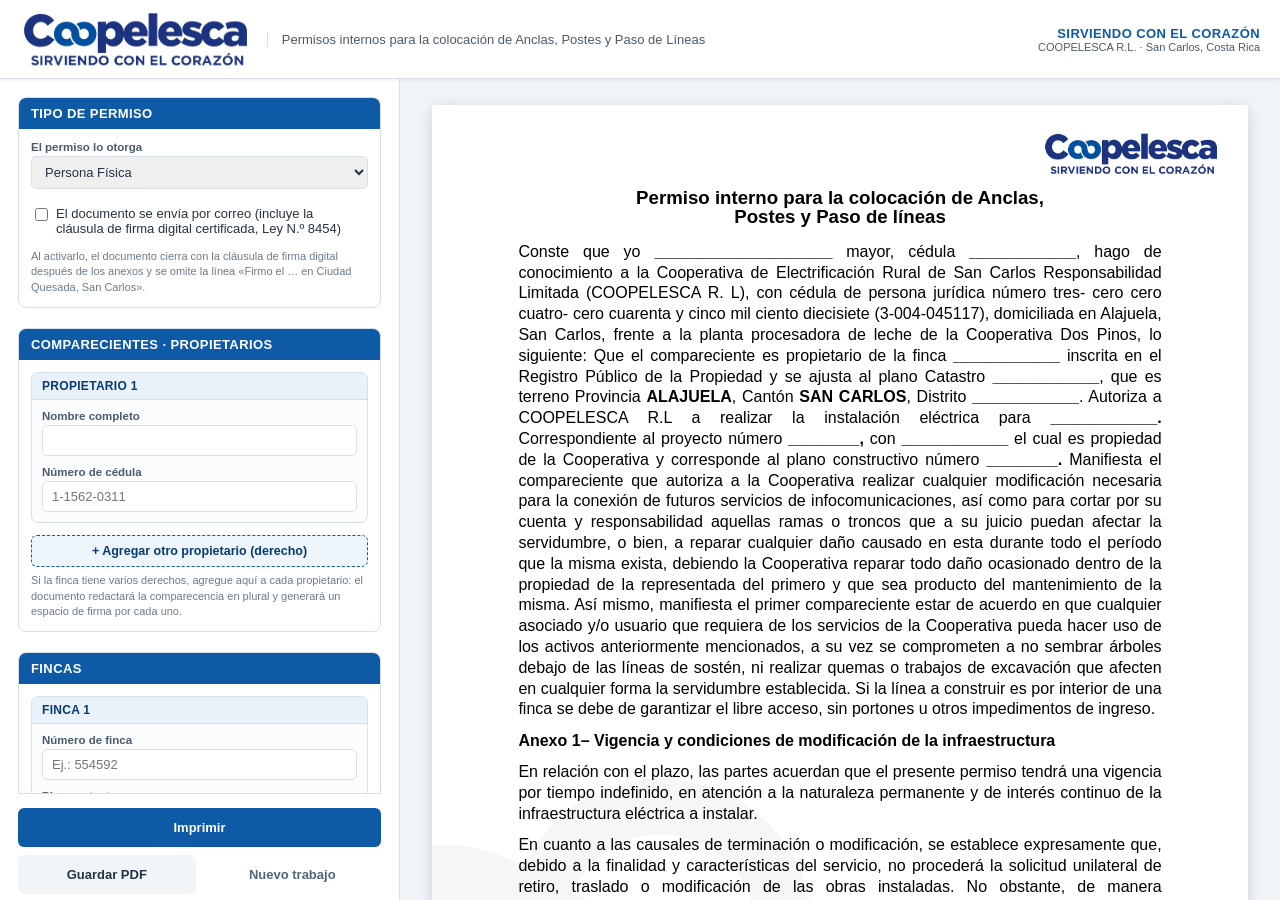
<file: COOPELESCA_PermisosInternos.html>
<!DOCTYPE html>
<html lang="es">
<head>
<meta charset="UTF-8">
<meta name="viewport" content="width=device-width, initial-scale=1.0">
<title>Permisos internos para la colocación de Anclas, Postes y Paso de Líneas · COOPELESCA R.L.</title>
<style>
:root{
  --azul:#0e5aa7;
  --azul-claro:#1b75bb;
  --azul-oscuro:#083b70;
  --verde:#4ba548;
  --gris:#f2f5f8;
  --borde:#d7dfe8;
  --texto:#243342;
}
*{box-sizing:border-box;margin:0;padding:0}
html,body{height:100%}
body{
  font-family:"Segoe UI",Calibri,Arial,sans-serif;
  background:var(--gris);
  color:var(--texto);
  display:flex;
  flex-direction:column;
}

/* ====== BARRA SUPERIOR ====== */
header.app{
  position:sticky;top:0;z-index:30;
  background:#fff;color:var(--texto);
  padding:10px 20px;
  display:flex;align-items:center;gap:16px;
  border-bottom:1px solid var(--borde);
  box-shadow:0 1px 4px rgba(20,40,70,.08);
}
.logo-app{height:58px;width:auto;display:block}
header.app .sub{font-size:13px;color:#4a5b6d;border-left:1px solid var(--borde);padding-left:14px}
header.app .lema-app{margin-left:auto;text-align:right;color:var(--azul);font-weight:700;font-size:13px;letter-spacing:.4px}
header.app .lema-app small{display:block;font-weight:400;color:#4a5b6d;letter-spacing:0;font-size:11px}
input:disabled,select:disabled{background:#eef1f5;color:#8a97a6;cursor:not-allowed}
button.btn{
  display:flex;align-items:center;justify-content:center;gap:8px;
  border:1px solid transparent;border-radius:6px;
  padding:11px 14px;font-size:13px;font-weight:600;
  cursor:pointer;transition:.14s;
}
button.btn:hover{filter:brightness(1.07)}
.btn-imprimir{background:var(--azul);color:#fff;width:100%}
.btn-guardar{background:var(--gris);color:var(--texto);border-color:var(--borde)}
.btn-nuevo{background:transparent;color:#52657a;border-color:var(--borde);font-weight:500}
.acts{
  position:sticky;bottom:-40px;background:#fff;
  padding:14px 0 6px;margin-top:10px;
  border-top:1px solid var(--borde);
  display:grid;gap:8px;
}
.acts .two{display:grid;grid-template-columns:1fr 1fr;gap:8px}

/* ====== DISTRIBUCIÓN ====== */
main{flex:1;display:flex;min-height:0}
aside{
  width:400px;min-width:400px;
  background:#fff;border-right:1px solid var(--borde);
  overflow-y:auto;padding:18px 18px 40px;
}
#zonaPrevia{
  flex:1;overflow-y:auto;padding:26px 30px;
}

/* ====== PANEL DE DATOS ====== */
.seccion{margin-bottom:20px;border:1px solid var(--borde);border-radius:8px;overflow:hidden}
.seccion h3{
  background:var(--azul);color:#fff;
  font-size:13px;letter-spacing:.4px;
  padding:8px 12px;font-weight:600;
}
.seccion .cuerpo{padding:12px}
.campo{margin-bottom:10px}
.campo label{display:block;font-size:11.5px;font-weight:600;color:#4a5b6d;margin-bottom:3px}
.campo input,.campo select,.campo textarea{
  width:100%;padding:7px 9px;
  border:1px solid var(--borde);border-radius:5px;
  font-size:13px;color:var(--texto);
  font-family:inherit;
}
.campo textarea{resize:vertical;min-height:48px}
.campo input:focus,.campo select:focus,.campo textarea:focus{outline:2px solid var(--azul-claro);border-color:var(--azul-claro)}
.fila{display:flex;gap:8px}
.fila .campo{flex:1}
.check{display:flex;align-items:flex-start;gap:8px;padding:7px 4px;font-size:13px;cursor:pointer;border-radius:5px}
.check:hover{background:var(--gris)}
.check input{margin-top:2px;accent-color:var(--azul)}
.nota{font-size:11px;color:#6b7c8d;margin-top:6px;line-height:1.4}
.oculto{display:none!important}
.bloqueo{display:flex;align-items:center;gap:7px;font-size:11.5px;color:var(--azul-oscuro);margin-top:4px;cursor:pointer}
.bloqueo input{accent-color:var(--azul)}

/* ====== TARJETAS REPETIBLES (firmantes, fincas, anclas) ====== */
.tarjeta{border:1px solid var(--borde);border-radius:7px;margin-bottom:12px;background:#fbfcfe}
.tarjeta .cab{
  display:flex;align-items:center;justify-content:space-between;gap:8px;
  background:#e9f1fa;border-bottom:1px solid var(--borde);
  padding:6px 10px;border-radius:6px 6px 0 0;
}
.tarjeta .cab b{font-size:12px;color:var(--azul-oscuro);letter-spacing:.3px}
.tarjeta .interior{padding:10px}
.sub-tarjeta{border:1px dashed var(--borde);border-radius:6px;margin-bottom:9px;background:#fff}
.sub-tarjeta .cab{background:#f4f7fb;border-bottom:1px dashed var(--borde)}
.sub-tarjeta .interior{padding:9px}
.btn-quitar{
  border:none;background:#d94f4f;color:#fff;border-radius:5px;
  padding:3px 9px;font-size:11px;font-weight:600;cursor:pointer;
}
.btn-quitar:hover{background:#b93c3c}
.btn-agregar{
  width:100%;border:1px dashed var(--azul);background:#eef5fc;color:var(--azul-oscuro);
  border-radius:6px;padding:8px;font-size:12.5px;font-weight:600;cursor:pointer;
}
.btn-agregar:hover{background:#e0edfa}
.btn-agregar.mini{padding:6px;font-size:11.5px;margin-top:2px}
.grupo-aut{border:1px solid var(--borde);border-radius:8px;padding:2px 10px;background:#fff}
.fila-aut{display:flex;align-items:center;gap:10px;padding:6px 0;border-bottom:1px solid #eef2f6}
.fila-aut:last-child{border-bottom:none}
.fila-aut .chk-aut{flex:1;margin:0}
.fila-aut .slot-num{width:72px;flex:none;display:flex;justify-content:flex-end}
.fila-aut .slot-num input[type=number]{width:72px;padding:5px 7px;border:1px solid var(--borde);border-radius:5px;font-size:12.5px;font-family:inherit;box-sizing:border-box;text-align:center}
.chk-aut{display:flex;align-items:center;gap:9px;font-size:13px;color:var(--texto);cursor:pointer;user-select:none;line-height:1.2}
.chk-aut input[type=checkbox]{accent-color:var(--azul);width:16px;height:16px;margin:0;flex:none;cursor:pointer}

/* ====== MODAL GUARDAR ====== */
#velo{
  display:none;position:fixed;inset:0;
  background:rgba(10,25,45,.55);z-index:50;
  align-items:center;justify-content:center;
}
#velo.abierto{display:flex}
.modal{
  background:#fff;border-radius:10px;
  width:420px;max-width:92vw;
  padding:22px;box-shadow:0 12px 40px rgba(0,0,0,.35);
}
.modal h4{color:var(--azul-oscuro);margin-bottom:6px;font-size:17px}
.modal p{font-size:13px;color:#52657a;margin-bottom:14px}
.modal .pie{display:flex;justify-content:flex-end;gap:10px}
.btn-secundario{background:#e6ecf2;color:#33475b}
.btn-primario{background:var(--azul);color:#fff}
#estadoGuardado{font-size:12px;color:var(--verde);margin-top:8px;min-height:16px}

/* ====== PÁGINAS ====== */
.pagina{
  width:8.5in;height:11in;
  background:#fff;margin:0 auto 26px;
  box-shadow:0 3px 14px rgba(20,40,70,.18);
  position:relative;overflow:hidden;
  font-family:Calibri,Carlito,"Segoe UI",sans-serif;
  color:#000;
  page-break-after:always;
  break-after:page;
}
.pagina:last-child{page-break-after:auto;break-after:auto}
.marca-agua{position:absolute;left:0;bottom:0.47in;width:3.96in;height:auto;z-index:0;pointer-events:none;user-select:none}
.cont{z-index:1}
.membrete{z-index:2}
.pie-carta{z-index:2}
.membrete{position:absolute;top:0.271in;right:0.292in}
.logo-img{width:133.68pt;height:auto;display:block}
.cont{
  position:absolute;left:0.9in;right:0.9in;top:0.86in;bottom:0.78in;
}
.cont p.fp{font-size:12pt;line-height:1.3;text-align:justify;margin:0 0 8pt}
.cont p.fp.suelto{text-align:left}
.cont p.fp u{text-decoration:underline}
.firma-centro{margin-top:8pt;text-align:center;font-size:12pt}
.firma-centro .raya{border-top:1px solid #000;margin:0 auto 3pt;width:52%}
.pie-carta{position:absolute;left:0;right:0;bottom:0;text-align:center}
.pie-barra{height:0.42in;overflow:hidden}
.lh-bar{display:block;width:100%;height:100%}

/* ====== IMPRESIÓN ====== */
@media print{
  header.app,aside,#velo{display:none!important}
  body{background:#fff}
  main{display:block}
  #zonaPrevia{overflow:visible;padding:0}
  .pagina{box-shadow:none;margin:0;width:100%}
}
</style>
<style id="estiloPagina">@media print{@page{size:letter;margin:0}}</style>
</head>
<body>

<header class="app">
  <img id="logoApp" class="logo-app" alt="COOPELESCA R.L.">
  <div class="sub">Permisos internos para la colocación de Anclas, Postes y Paso de Líneas</div>
  <div class="lema-app">SIRVIENDO CON EL CORAZÓN<small>COOPELESCA R.L. · San Carlos, Costa Rica</small></div>
</header>

<main>
<aside>

  <div class="seccion">
    <h3>TIPO DE PERMISO</h3>
    <div class="cuerpo">
      <div class="campo"><label>El permiso lo otorga</label>
        <select id="tipoPersona" onchange="visibilidad();render()">
          <option value="FISICA">Persona Física</option>
          <option value="JURIDICA">Persona Jurídica</option>
        </select></div>
      <label class="check"><input type="checkbox" id="chkFirmaDigital" onchange="visibilidad();render()"> El documento se envía por correo (incluye la cláusula de firma digital certificada, Ley N.º 8454)</label><div class="nota">Al activarlo, el documento cierra con la cláusula de firma digital después de los anexos y se omite la línea «Firmo el … en Ciudad Quesada, San Carlos».</div>
    </div>
  </div>

  <!-- ====== PERSONA FÍSICA: uno o varios propietarios ====== -->
  <div class="seccion" id="secFisica">
    <h3>COMPARECIENTES · PROPIETARIOS</h3>
    <div class="cuerpo">
      <div id="listaFirmantes"></div>
      <button type="button" class="btn-agregar" onclick="agregarFirmante()">+ Agregar otro propietario (derecho)</button>
      <div class="nota">Si la finca tiene varios derechos, agregue aquí a cada propietario: el documento redactará la comparecencia en plural y generará un espacio de firma por cada uno.</div>
    </div>
  </div>

  <!-- ====== PERSONA JURÍDICA ====== -->
  <div class="seccion oculto" id="secJuridica">
    <h3>REPRESENTANTE LEGAL Y SOCIEDAD</h3>
    <div class="cuerpo">
      <div class="campo"><label>Nombre completo del representante legal</label>
        <input id="repNombre" value="" oninput="render()"></div>
      <div class="fila">
        <div class="campo"><label>Cédula física</label>
          <input id="repCedula" value="" oninput="render()"></div>
        <div class="campo"><label>Ocupación</label>
          <input id="repOcupacion" value="comerciante" oninput="render()"></div>
      </div>
      <div class="campo"><label>Domicilio del representante</label>
        <textarea id="repDomicilio" oninput="render()"></textarea></div>
      <div class="campo"><label>Calidad con que actúa</label>
        <select id="repPoder" onchange="render()">
          <option>PODER GENERALISIMO SIN LIMITE DE SUMA</option>
          <option>PODER GENERALÍSIMO LIMITADO</option>
          <option>PODER GENERAL</option>
          <option>REPRESENTACIÓN JUDICIAL Y EXTRAJUDICIAL</option>
          <option>APODERADO ESPECIAL</option>
        </select></div>
      <div class="campo"><label>Razón social de la sociedad</label>
        <input id="socNombre" value="" oninput="render()"></div>
      <div class="fila">
        <div class="campo"><label>Cédula jurídica</label>
          <input id="socCedula" value="" placeholder="3-101-000000" oninput="render()"></div>
        <div class="campo"><label>Nombre corto (anexo 2)</label>
          <input id="socCorto" value="" placeholder="Ej.: ATM" oninput="render()"></div>
      </div>
    </div>
  </div>

  <!-- ====== FINCAS ====== -->
  <div class="seccion">
    <h3>FINCAS</h3>
    <div class="cuerpo">
      <div id="listaFincas"></div>
      <button type="button" class="btn-agregar" onclick="agregarFinca()">+ Agregar otra finca</button>
      <div class="nota">Cada finca lleva su propio plano catastro y ubicación.</div>
    </div>
  </div>

  <!-- ====== TIPO DE PERMISOS ====== -->
  <div class="seccion">
    <h3>PERMISOS A AUTORIZAR</h3>
    <div class="cuerpo">
      <div class="campo"><label>Seleccione los permisos que aplican</label>
        <div class="grupo-aut" id="grupoPermisos"></div>
        <input id="autOtro" value="" placeholder="Otro detalle (opcional)" style="margin-top:6px" oninput="AUT.otro=this.value; render()">
        <div class="nota" style="margin-top:5px" id="autResumen">En el documento: —</div>
      </div>
      <div class="nota">Al marcar un permiso se habilitará su sección de detalle más abajo.</div>
    </div>
  </div>

  <!-- ====== SERVIDUMBRES ====== -->
  <div class="seccion oculto" id="secServidumbre">
    <h3>SERVIDUMBRES</h3>
    <div class="cuerpo">
      <div id="listaServidumbres"></div>
      <button type="button" class="btn-agregar" onclick="agregarServidumbre()">+ Agregar otra servidumbre</button>
    </div>
  </div>

  <!-- ====== PASO DE LÍNEAS ====== -->
  <div class="seccion oculto" id="secPaso">
    <h3>PASO DE LÍNEAS</h3>
    <div class="cuerpo">
      <div id="listaPasos"></div>
      <button type="button" class="btn-agregar" onclick="agregarPaso()">+ Agregar otro paso de líneas</button>
    </div>
  </div>

  <!-- ====== TROCHAS ====== -->
  <div class="seccion oculto" id="secTrocha">
    <h3>TROCHAS</h3>
    <div class="cuerpo">
      <div id="listaTrochas"></div>
      <button type="button" class="btn-agregar" onclick="agregarTrocha()">+ Agregar otra trocha</button>
    </div>
  </div>

  <!-- ====== ANCLAS ====== -->
  <div class="seccion oculto" id="secAncla">
    <h3>ANCLAS</h3>
    <div class="cuerpo">
      <div id="listaAnclas"></div>
      <button type="button" class="btn-agregar" onclick="agregarAncla()">+ Agregar otra ancla</button>
    </div>
  </div>

  <!-- ====== POSTES ====== -->
  <div class="seccion oculto" id="secPoste">
    <h3>POSTES</h3>
    <div class="cuerpo">
      <div id="listaPostes"></div>
      <button type="button" class="btn-agregar" onclick="agregarPoste()">+ Agregar otro poste</button>
    </div>
  </div>

  <!-- ====== PROYECTO ====== -->
  <div class="seccion">
    <h3>DATOS DEL PROYECTO</h3>
    <div class="cuerpo">
      <div class="fila">
        <div class="campo"><label>Número de proyecto</label>
          <input id="proyNumero" value="" placeholder="Ej.: 33554" oninput="render()"></div>
        <div class="campo"><label>Plano constructivo</label>
          <input id="proyPlanoConst" value="" placeholder="Ej.: 1397" oninput="render()"></div>
      </div>
      <div class="campo"><label>Proyecto a nombre de</label>
        <input id="proyNombre" value="" oninput="render()"></div>
      <div class="campo"><label>Longitud del proyecto (metros)</label>
        <input id="proyMetros" value="" placeholder="Ej.: 328  ó  787.60" inputmode="decimal" oninput="render()">
        <div class="nota">Escriba solo el número: el documento lo redacta en letras y en números.</div></div>
      <div class="campo"><label>Número de diseño (opcional)</label>
        <input id="proyDiseno" value="" placeholder="Ej.: DI 2026-020-37823463" oninput="render()"></div>
    </div>
  </div>

  <!-- ====== FECHA ====== -->
  <div class="seccion" id="secFecha">
    <h3>FECHA DEL DOCUMENTO</h3>
    <div class="cuerpo">
      <label class="check"><input type="checkbox" id="chkFechaHoy" checked onchange="visibilidad();render()"> Usar la fecha del día en que se trabaja el documento</label>
      <div class="campo" style="margin-top:8px"><label>Fecha del documento</label>
        <input type="date" id="fechaManual" disabled oninput="render()"></div>
    </div>
  </div>

  <div class="acts">
    <button class="btn btn-imprimir" onclick="window.print()">Imprimir</button>
    <div class="two">
      <button class="btn btn-guardar" onclick="abrirModal()">Guardar PDF</button>
      <button class="btn btn-nuevo" onclick="nuevoTrabajo()">Nuevo trabajo</button>
    </div>
  </div>

</aside>

<div id="zonaPrevia"></div>
</main>

<div id="velo">
  <div class="modal">
    <h4>Guardar documento</h4>
    <p>Se generará el PDF del permiso interno.</p>
    <div class="pie">
      <button class="btn btn-secundario" onclick="cerrarModal()">Cancelar</button>
      <button class="btn btn-primario" onclick="guardar()">Guardar</button>
    </div>
    <div id="estadoGuardado"></div>
  </div>
</div>

</body>
</html>

<script>
/* ================= UTILIDADES ================= */
const $ = id => document.getElementById(id);
const esc = t => String(t ?? "").replace(/&/g,"&amp;").replace(/</g,"&lt;").replace(/>/g,"&gt;");
const V = id => $(id).value.trim();
const VU = id => $(id).value.trim().toUpperCase();
const C = id => $(id).checked;

const MESES_MAY = ["Enero","Febrero","Marzo","Abril","Mayo","Junio","Julio","Agosto","Setiembre","Octubre","Noviembre","Diciembre"];
const DIAS_LETRA = ["","Primero","Dos","Tres","Cuatro","Cinco","Seis","Siete","Ocho","Nueve","Diez","Once","Doce",
  "Trece","Catorce","Quince","Dieciséis","Diecisiete","Dieciocho","Diecinueve","Veinte","Veintiuno","Veintidós",
  "Veintitrés","Veinticuatro","Veinticinco","Veintiséis","Veintisiete","Veintiocho","Veintinueve","Treinta","Treinta y uno"];
/* "Seis de Julio del 2026" */
function fechaEnLetras(d){
  return DIAS_LETRA[d.getDate()]+" de "+MESES_MAY[d.getMonth()]+" del "+d.getFullYear();
}
/* Tipos de permiso que se detallan uno por uno dentro de cada finca */
const TIPOS_ELEMENTO = ["POSTE","ANCLA"];
const GEN_TIPO = {"POSTE":"M","ANCLA":"F"};
const ORD_M = ["","PRIMER","SEGUNDO","TERCER","CUARTO","QUINTO","SEXTO","SÉTIMO","OCTAVO","NOVENO","DÉCIMO"];
const ORD_F = ["","PRIMERA","SEGUNDA","TERCERA","CUARTA","QUINTA","SEXTA","SÉTIMA","OCTAVA","NOVENA","DÉCIMA"];
function ordinalDe(tipo,n){
  const g = GEN_TIPO[tipo]||"M";
  if(g==="F"){
    if(n===1) return tipo==="ANCLA" ? "PRIMER" : "PRIMERA";   /* "primer ancla" por la a tónica */
    return ORD_F[n] || ("N.º "+n);
  }
  return ORD_M[n] || ("N.º "+n);
}
/* Rótulo del elemento j según su tipo y cuántos van de ese mismo tipo */
function etiquetaElemento(lista, j){
  const t = (lista[j] && lista[j].tipo) || "ANCLA";
  let n = 0;
  for(let k=0;k<=j;k++) if(((lista[k] && lista[k].tipo)||"ANCLA")===t) n++;
  return ordinalDe(t,n)+" "+t;
}
const RUMBOS = ["NORTE","SUR","ESTE","OESTE","NORESTE","NOROESTE","SURESTE","SUROESTE"];

/* ================= NÚMEROS EN LETRAS ================= */
const UNI = ["","UNO","DOS","TRES","CUATRO","CINCO","SEIS","SIETE","OCHO","NUEVE","DIEZ","ONCE","DOCE",
  "TRECE","CATORCE","QUINCE","DIECISÉIS","DIECISIETE","DIECIOCHO","DIECINUEVE","VEINTE","VEINTIUNO",
  "VEINTIDÓS","VEINTITRÉS","VEINTICUATRO","VEINTICINCO","VEINTISÉIS","VEINTISIETE","VEINTIOCHO","VEINTINUEVE"];
const DEC = ["","","","TREINTA","CUARENTA","CINCUENTA","SESENTA","SETENTA","OCHENTA","NOVENTA"];
const CEN = ["","CIENTO","DOSCIENTOS","TRESCIENTOS","CUATROCIENTOS","QUINIENTOS","SEISCIENTOS",
  "SETECIENTOS","OCHOCIENTOS","NOVECIENTOS"];

function menosDeMil(n){
  if(n===0) return "";
  if(n===100) return "CIEN";
  let s=""; const c=Math.floor(n/100), r=n%100;
  if(c) s+=CEN[c];
  if(r){
    if(s) s+=" ";
    if(r<30) s+=UNI[r];
    else { const d=Math.floor(r/10), u=r%10; s+=DEC[d]; if(u) s+=" Y "+UNI[u]; }
  }
  return s;
}
function numeroALetras(n){
  n = Math.floor(Math.abs(Number(n)||0));
  if(n===0) return "CERO";
  let out="";
  const mill = Math.floor(n/1000000), miles = Math.floor((n%1000000)/1000), resto = n%1000;
  if(mill) out += (mill===1 ? "UN MILLÓN" : menosDeMil(mill)+" MILLONES");
  if(miles){ if(out) out+=" "; out += (miles===1 ? "MIL" : menosDeMil(miles)+" MIL"); }
  if(resto){ if(out) out+=" "; out += menosDeMil(resto); }
  return out;
}
/* Para contar cosas: 1 -> UN / UNA, 21 -> VEINTIÚN, 31 -> TREINTA Y UN */
function cantLetras(n, femenino){
  let s = numeroALetras(n);
  if(/\bUNO$/.test(s)) s = s.replace(/UNO$/, femenino?"UNA":"UN");
  else if(/VEINTIUNO$/.test(s)) s = s.replace(/VEINTIUNO$/, femenino?"VEINTIUNA":"VEINTIÚN");
  return s;
}

/* Número de finca: "554592" -> "QUINIENTOS ... NOVENTA Y DOS (554592)" */
function textoFinca(v){
  const t = String(v||"").trim();
  if(!t) return "";
  const soloNum = t.replace(/[.,\s]/g,"");
  if(/^\d+$/.test(soloNum)) return numeroALetras(soloNum)+" ("+soloNum+")";
  return t.toUpperCase();
}
/* Plano catastro: "A-1969208-2017" -> "A - UN MILLÓN ... – DOS MIL DIECISIETE (A-1969208-2017)" */
function textoPlano(v){
  const t = String(v||"").trim();
  if(!t) return "";
  const m = t.match(/^([A-Za-zÑñ]{1,3})\s*[-–—]\s*(\d+)\s*[-–—]\s*(\d+)\s*$/);
  if(m){
    const pre = m[1].toUpperCase();
    return pre+" - "+numeroALetras(m[2])+" – "+numeroALetras(m[3])+" ("+pre+"-"+m[2]+"-"+m[3]+")";
  }
  const m2 = t.match(/^([A-Za-zÑñ]{1,3})\s*[-–—]\s*(\d+)\s*$/);
  if(m2){
    const pre = m2[1].toUpperCase();
    return pre+" - "+numeroALetras(m2[2])+" ("+pre+"-"+m2[2]+")";
  }
  if(/^\d+$/.test(t)) return numeroALetras(t)+" ("+t+")";
  return t.toUpperCase();
}
/* Longitud: "328" -> "TRESCIENTOS VEINTIOCHO METROS DE LONGITUD LINEALES (328 M)"
   "787.6" -> "... METROS CON SESENTA CENTÍMETROS DE LONGITUD LINEALES (787.60 M)" */
function textoLongitud(v){
  const t = String(v||"").trim().replace(",",".");
  if(!t) return "";
  if(!/^\d+(\.\d{1,2})?$/.test(t)) return t.toUpperCase();
  const ent = Math.floor(Number(t));
  const cent = Math.round((Number(t)-ent)*100);
  let letras = numeroALetras(ent)+" METRO"+(ent===1?"":"S");
  if(cent>0) letras += " CON "+numeroALetras(cent)+" CENTÍMETRO"+(cent===1?"":"S");
  return letras+" DE LONGITUD LINEALES";
}

/* Medidas: se digitan en números y salen en letras ("7" -> "siete metros") */
function medidaLetras(v){
  const t = String(v||"").trim().replace(",",".");
  if(!t) return "____ metros";
  if(!/^\d+(\.\d{1,2})?$/.test(t)) return t;
  const ent = Math.floor(Number(t));
  const cent = Math.round((Number(t)-ent)*100);
  let s = (ent===0 ? "cero metros" : cantLetras(ent).toLowerCase()+" metro"+(ent===1?"":"s"));
  if(cent>0) s += " con "+numeroALetras(cent).toLowerCase()+" centímetro"+(cent===1?"":"s");
  return s;
}

/* Distancia especial para paso de líneas: "525.75" -> "QUINIENTOS VEINTICINCO METROS CON SETENTA Y CINCO DECÍMETROS CUADRADOS" */
function textoDecimetros(v){
  const t = String(v||"").trim().replace(",",".");
  if(!t) return "____________";
  if(!/^\d+(\.\d{1,2})?$/.test(t)) return t.toUpperCase();
  const ent = Math.floor(Number(t));
  const dec = Math.round((Number(t)-ent)*100);
  let s = numeroALetras(ent)+" METRO"+(ent===1?"":"S");
  if(dec>0) s += " CON "+numeroALetras(dec)+" DECÍMETRO"+(dec===1?"":"S")+" CUADRADOS";
  return s;
}

/* Autorización armada desde las casillas de verificación */
function textoAutorizacion(){
  const p=[];
  if(AUT.servidumbre) p.push(SERVIDUMBRES.length>1 ? SERVIDUMBRES.length+" servidumbres" : "servidumbre");
  if(AUT.paso) p.push(PASOS.length>1 ? PASOS.length+" pasos de líneas" : "el paso de líneas");
  if(AUT.trocha) p.push(TROCHAS.length>1 ? TROCHAS.length+" trochas" : "trocha");
  if(AUT.ancla) p.push(ANCLAS.length>1 ? ANCLAS.length+" anclas" : "un ancla");
  if(AUT.poste) p.push(POSTES_ELEM.length>1 ? POSTES_ELEM.length+" postes" : "un poste");
  if(AUT.otro && AUT.otro.trim()) p.push(AUT.otro.trim().toLowerCase());
  if(!p.length) return "";
  if(p.length===1) return p[0];
  return p.slice(0,-1).join(", ")+" y "+p[p.length-1];
}

/* División territorial de Costa Rica: 7 provincias, 84 cantones, distritos */
const CR_DIV = {"SAN JOSÉ":[["SAN JOSÉ",["CARMEN","MERCED","HOSPITAL","CATEDRAL","ZAPOTE","SAN FRANCISCO DE DOS RÍOS","URUCA","MATA REDONDA","PAVAS","HATILLO","SAN SEBASTIÁN"]],["ESCAZÚ",["ESCAZÚ","SAN ANTONIO","SAN RAFAEL"]],["DESAMPARADOS",["DESAMPARADOS","SAN MIGUEL","SAN JUAN DE DIOS","SAN RAFAEL ARRIBA","SAN RAFAEL ABAJO","SAN ANTONIO","FRAILES","PATARRÁ","SAN CRISTÓBAL","ROSARIO","DAMAS","GRAVILIAS","LOS GUIDO"]],["PURISCAL",["SANTIAGO","MERCEDES SUR","BARBACOAS","GRIFO ALTO","SAN RAFAEL","CANDELARITA","DESAMPARADITOS","SAN ANTONIO","CHIRES"]],["TARRAZÚ",["SAN MARCOS","SAN LORENZO","SAN CARLOS"]],["ASERRÍ",["ASERRÍ","TARBACA","VUELTA DE JORCO","SAN GABRIEL","LEGUA","MONTERREY","SALITRILLOS"]],["MORA",["COLÓN","GUAYABO","TABARCIA","PIEDRAS NEGRAS","PICAGRES","JARIS"]],["GOICOECHEA",["GUADALUPE","SAN FRANCISCO","CALLE BLANCOS","MATA DE PLÁTANO","IPÍS","RANCHO REDONDO","PURRAL"]],["SANTA ANA",["SANTA ANA","SALITRAL","POZOS","URUCA","PIEDADES","BRASIL"]],["ALAJUELITA",["ALAJUELITA","SAN JOSECITO","SAN ANTONIO","CONCEPCIÓN","SAN FELIPE"]],["VÁZQUEZ DE CORONADO",["SAN ISIDRO","SAN RAFAEL","DULCE NOMBRE DE JESÚS","PATALILLO","CASCAJAL"]],["ACOSTA",["SAN IGNACIO","GUAITIL","PALMICHAL","CANGREJAL","SABANILLAS"]],["TIBÁS",["SAN JUAN","CINCO ESQUINAS","ANSELMO LLORENTE","LEÓN XIII","COLIMA"]],["MORAVIA",["SAN VICENTE","SAN JERÓNIMO","LA TRINIDAD"]],["MONTES DE OCA",["SAN PEDRO","SABANILLA","MERCEDES","SAN RAFAEL"]],["TURRUBARES",["SAN PABLO","SAN PEDRO","SAN JUAN DE MATA","SAN LUIS","CARARA"]],["DOTA",["SANTA MARÍA","JARDÍN","COPEY"]],["CURRIDABAT",["CURRIDABAT","GRANADILLA","SÁNCHEZ","TIRRASES"]],["PÉREZ ZELEDÓN",["SAN ISIDRO DE EL GENERAL","EL GENERAL","DANIEL FLORES","RIVAS","SAN PEDRO","PLATANARES","PEJIBAYE","CAJÓN","BARÚ","RÍO NUEVO","PÁRAMO","LA AMISTAD"]],["LEÓN CORTÉS CASTRO",["SAN PABLO","SAN ANDRÉS","LLANO BONITO","SAN ISIDRO","SANTA CRUZ","SAN ANTONIO"]]],"ALAJUELA":[["ALAJUELA",["ALAJUELA","SAN JOSÉ","CARRIZAL","SAN ANTONIO","GUÁCIMA","SAN ISIDRO","SABANILLA","SAN RAFAEL","RÍO SEGUNDO","DESAMPARADOS","TURRÚCARES","TAMBOR","GARITA","SARAPIQUÍ"]],["SAN RAMÓN",["SAN RAMÓN","SANTIAGO","SAN JUAN","PIEDADES NORTE","PIEDADES SUR","SAN RAFAEL","SAN ISIDRO","ÁNGELES","ALFARO","VOLIO","CONCEPCIÓN","ZAPOTAL","PEÑAS BLANCAS","SAN LORENZO"]],["GRECIA",["GRECIA","SAN ISIDRO","SAN JOSÉ","SAN ROQUE","TACARES","PUENTE DE PIEDRA","BOLÍVAR"]],["SAN MATEO",["SAN MATEO","DESMONTE","JESÚS MARÍA","LABRADOR"]],["ATENAS",["ATENAS","JESÚS","MERCEDES","SAN ISIDRO","CONCEPCIÓN","SAN JOSÉ","SANTA EULALIA","ESCOBAL"]],["NARANJO",["NARANJO","SAN MIGUEL","SAN JOSÉ","CIRRÍ SUR","SAN JERÓNIMO","SAN JUAN","EL ROSARIO","PALMITOS"]],["PALMARES",["PALMARES","ZARAGOZA","BUENOS AIRES","SANTIAGO","CANDELARIA","ESQUIPULAS","LA GRANJA"]],["POÁS",["SAN PEDRO","SAN JUAN","SAN RAFAEL","CARRILLOS","SABANA REDONDA"]],["OROTINA",["OROTINA","EL MASTATE","HACIENDA VIEJA","COYOLAR","LA CEIBA"]],["SAN CARLOS",["QUESADA","FLORENCIA","BUENAVISTA","AGUAS ZARCAS","VENECIA","PITAL","LA FORTUNA","LA TIGRA","LA PALMERA","VENADO","CUTRIS","MONTERREY","POCOSOL"]],["ZARCERO",["ZARCERO","LAGUNA","TAPEZCO","GUADALUPE","PALMIRA","ZAPOTE","BRISAS"]],["SARCHÍ",["SARCHÍ NORTE","SARCHÍ SUR","TORO AMARILLO","SAN PEDRO","RODRÍGUEZ"]],["UPALA",["UPALA","AGUAS CLARAS","SAN JOSÉ O PIZOTE","BIJAGUA","DELICIAS","DOS RÍOS","YOLILLAL","CANALETE"]],["LOS CHILES",["LOS CHILES","CAÑO NEGRO","EL AMPARO","SAN JORGE"]],["GUATUSO",["SAN RAFAEL","BUENAVISTA","COTE","KATIRA"]],["RÍO CUARTO",["RÍO CUARTO","SANTA RITA","SANTA ISABEL"]]],"CARTAGO":[["CARTAGO",["ORIENTAL","OCCIDENTAL","CARMEN","SAN NICOLÁS","AGUACALIENTE O SAN FRANCISCO","GUADALUPE O ARENILLA","CORRALILLO","TIERRA BLANCA","DULCE NOMBRE","LLANO GRANDE","QUEBRADILLA"]],["PARAÍSO",["PARAÍSO","SANTIAGO","OROSI","CACHÍ","LLANOS DE SANTA LUCÍA","BIRRISITO"]],["LA UNIÓN",["TRES RÍOS","SAN DIEGO","SAN JUAN","SAN RAFAEL","CONCEPCIÓN","DULCE NOMBRE","SAN RAMÓN","RÍO AZUL"]],["JIMÉNEZ",["JUAN VIÑAS","TUCURRIQUE","PEJIBAYE","LA VICTORIA"]],["TURRIALBA",["TURRIALBA","LA SUIZA","PERALTA","SANTA CRUZ","SANTA TERESITA","PAVONES","TUIS","TAYUTIC","SANTA ROSA","TRES EQUIS","LA ISABEL","CHIRRIPÓ"]],["ALVARADO",["PACAYAS","CERVANTES","CAPELLADES"]],["OREAMUNO",["SAN RAFAEL","COT","POTRERO CERRADO","CIPRESES","SANTA ROSA"]],["EL GUARCO",["EL TEJAR","SAN ISIDRO","TOBOSI","PATIO DE AGUA"]]],"HEREDIA":[["HEREDIA",["HEREDIA","MERCEDES","SAN FRANCISCO","ULLOA","VARABLANCA"]],["BARVA",["BARVA","SAN PEDRO","SAN PABLO","SAN ROQUE","SANTA LUCÍA","SAN JOSÉ DE LA MONTAÑA"]],["SANTO DOMINGO",["SANTO DOMINGO","SAN VICENTE","SAN MIGUEL","PARACITO","SANTO TOMÁS","SANTA ROSA","TURES","PARÁ"]],["SANTA BÁRBARA",["SANTA BÁRBARA","SAN PEDRO","SAN JUAN","JESÚS","SANTO DOMINGO","PURABÁ"]],["SAN RAFAEL",["SAN RAFAEL","SAN JOSECITO","SANTIAGO","LOS ÁNGELES","CONCEPCIÓN"]],["SAN ISIDRO",["SAN ISIDRO","SAN JOSÉ","CONCEPCIÓN","SAN FRANCISCO"]],["BELÉN",["SAN ANTONIO","LA RIBERA","LA ASUNCIÓN"]],["FLORES",["SAN JOAQUÍN","BARRANTES","LLORENTE"]],["SAN PABLO",["SAN PABLO","RINCÓN DE SABANILLA"]],["SARAPIQUÍ",["PUERTO VIEJO","LA VIRGEN","LAS HORQUETAS","LLANURAS DEL GASPAR","CUREÑA"]]],"GUANACASTE":[["LIBERIA",["LIBERIA","CAÑAS DULCES","MAYORGA","NACASCOLO","CURUBANDÉ"]],["NICOYA",["NICOYA","MANSIÓN","SAN ANTONIO","QUEBRADA HONDA","SÁMARA","NOSARA","BELÉN DE NOSARITA"]],["SANTA CRUZ",["SANTA CRUZ","BOLSÓN","VEINTISIETE DE ABRIL","TEMPATE","CARTAGENA","CUAJINIQUIL","DIRIÁ","CABO VELAS","TAMARINDO"]],["BAGACES",["BAGACES","LA FORTUNA","MOGOTE","RÍO NARANJO"]],["CARRILLO",["FILADELFIA","PALMIRA","SARDINAL","BELÉN"]],["CAÑAS",["CAÑAS","PALMIRA","SAN MIGUEL","BEBEDERO","POROZAL"]],["ABANGARES",["LAS JUNTAS","SIERRA","SAN JUAN","COLORADO"]],["TILARÁN",["TILARÁN","QUEBRADA GRANDE","TRONADORA","SANTA ROSA","LÍBANO","TIERRAS MORENAS","ARENAL","CABECERAS"]],["NANDAYURE",["CARMONA","SANTA RITA","ZAPOTAL","SAN PABLO","PORVENIR","BEJUCO"]],["LA CRUZ",["LA CRUZ","SANTA CECILIA","LA GARITA","SANTA ELENA"]],["HOJANCHA",["HOJANCHA","MONTE ROMO","PUERTO CARRILLO","HUACAS","MATAMBÚ"]]],"PUNTARENAS":[["PUNTARENAS",["PUNTARENAS","PITAHAYA","CHOMES","LEPANTO","PAQUERA","MANZANILLO","GUACIMAL","BARRANCA","ISLA DEL COCO","CÓBANO","CHACARITA","CHIRA","ACAPULCO","EL ROBLE","ARANCIBIA"]],["ESPARZA",["ESPÍRITU SANTO","SAN JUAN GRANDE","MACACONA","SAN RAFAEL","SAN JERÓNIMO","CALDERA"]],["BUENOS AIRES",["BUENOS AIRES","VOLCÁN","POTRERO GRANDE","BORUCA","PILAS","COLINAS","CHÁNGUENA","BIOLLEY","BRUNKA"]],["MONTES DE ORO",["MIRAMAR","LA UNIÓN","SAN ISIDRO"]],["OSA",["PUERTO CORTÉS","PALMAR","SIERPE","BAHÍA BALLENA","PIEDRAS BLANCAS","BAHÍA DRAKE"]],["QUEPOS",["QUEPOS","SAVEGRE","NARANJITO"]],["GOLFITO",["GOLFITO","GUAYCARÁ","PAVÓN"]],["COTO BRUS",["SAN VITO","SABALITO","AGUABUENA","LIMONCITO","PITTIER","GUTIÉRREZ BRAUN"]],["PARRITA",["PARRITA"]],["CORREDORES",["CORREDOR","LA CUESTA","CANOAS","LAUREL"]],["GARABITO",["JACÓ","TÁRCOLES","LAGUNILLAS"]],["MONTEVERDE",["MONTEVERDE"]],["PUERTO JIMÉNEZ",["PUERTO JIMÉNEZ"]]],"LIMÓN":[["LIMÓN",["LIMÓN","VALLE LA ESTRELLA","RÍO BLANCO","MATAMA"]],["POCOCÍ",["GUÁPILES","JIMÉNEZ","RITA","ROXANA","CARIARI","COLORADO","LA COLONIA"]],["SIQUIRRES",["SIQUIRRES","PACUARITO","FLORIDA","GERMANIA","EL CAIRO","ALEGRÍA","REVENTAZÓN"]],["TALAMANCA",["BRATSI","SIXAOLA","CAHUITA","TELIRE"]],["MATINA",["MATINA","BATÁN","CARRANDI"]],["GUÁCIMO",["GUÁCIMO","MERCEDES","POCORA","RÍO JIMÉNEZ","DUACARÍ"]]]};

/* Localidades (barrios y poblados) oficiales por distrito, segun la Division Territorial
   Administrativa de Costa Rica (Imprenta Nacional), para la zona de cobertura de Coopelesca. */
const LOCALIDADES = {"ALAJUELA|SAN CARLOS|QUESADA": ["ALTO CRUZ", "ANA MERCEDES", "ÁNGELES", "ARCO IRIS", "BAJO LOS ARCE", "BAJO LOURDES", "BALTAZAR QUESADA", "BELLAVISTA", "CARMEN", "CASILDA MATAMOROS", "CEMENTERIO", "COOCIQUE", "COLINA 1", "COLINA 2", "CORAZÓN DE JESÚS", "COROBICÍ", "DON VICTORINO", "EL CAMPO", "GAMONALES", "GUADALUPE", "LA CRUZ", "LA LEILA", "LA MARGARITA", "LA ROCA", "LA TORRE", "LOS ABUELOS", "LOMAS DEL NORTE", "LUTZ", "MECO", "MERCEDES", "PEJE", "SAN ANTONIO", "SAN GERARDO", "SAN MARTÍN", "SAN PABLO", "SAN ROQUE", "SANTA FE", "SELVA VERDE", "UNIÓN", "VILLARREAL", "ABUNDANCIA", "BRUMAS", "CALLE GUERRERO", "SAN RAMÓN (CARIBLANCA)", "CEDRAL NORTE", "CEDRAL SUR", "COLÓN", "DULCE NOMBRE", "LEONES", "LINDAVISTA", "MANZANOS", "MONTAÑITAS", "PALMAS", "PORVENIR", "SAN JUAN (QUEBRADA PALO)", "RONRÓN ABAJO", "RONRÓN ARRIBA", "SAN ISIDRO", "SAN JOSÉ DE LA MONTAÑA", "SAN LUIS", "SAN RAFAEL", "SAN VICENTE", "SUCRE", "TESALIA"], "ALAJUELA|SAN CARLOS|FLORENCIA": ["ALTO GLORIA", "AQUILEA (SAN FRANCISCO)", "BONANZA", "CAIMITOS", "CHAPARRAL", "CUESTILLAS", "JABILLOS", "MOLINO", "MUELLE DE SAN CARLOS", "PEJEVIEJO", "PÉNJAMO", "PLATANAR", "PUENTE CASA", "PUERTO ESCONDIDO", "QUEBRADA AZUL", "SAN JUAN", "SAN LUIS", "SAN RAFAEL", "SANTA CLARA", "SANTA MARÍA", "SANTA RITA", "SAPERA", "ULIMA", "VEGA", "VIEJA"], "ALAJUELA|SAN CARLOS|BUENAVISTA": ["CULEBRA", "QUINA", "SAN ANTONIO", "SAN BOSCO"], "ALAJUELA|SAN CARLOS|AGUAS ZARCAS": ["LATINO", "MANANTIAL", "MONTECRISTO", "NAZARETH", "SAN BOSCO", "SAN GERARDO VIENTO FRESCO", "VISTAS DE LA LLANURA", "ALTAMIRA", "ALTO JIMÉNEZ (MONTECRISTO)", "BIJAGUAL", "BOCA LOS CHILES", "CANTARRANA (SANTA FE)", "COOPESANJUAN", "CAÑO NEGRO", "CERRITO", "CERRO CORTÉS", "CONCEPCIÓN", "CHILES", "DANTA", "DELICIAS", "FAROLES", "GLORIA", "GUABO", "LLANOS DE ALTAMIRITA", "PITALITO NORTE (ESQUIPULAS)", "PITALITO", "SAN JOSÉ", "VALLE HERMOSO", "VASCONIA", "VUELTA DE KOOPER"], "ALAJUELA|SAN CARLOS|VENECIA": ["CARMEN", "CORAZÓN DE JESÚS", "EL CEIBO", "JARDÍN", "LA GLORIA", "ALPES", "BRISAS", "BUENOS AIRES", "GUAYABO", "LATAS", "MARSELLA", "MESÉN", "NAZARETH", "NEGRITOS", "PARAÍSO", "PUEBLO VIEJO", "SAN CAYETANO", "SAN MARTÍN", "UNIÓN"], "ALAJUELA|SAN CARLOS|PITAL": ["BOSQUE", "COMARCA", "SAN CRISTÓBAL", "ÁNGELES", "BOCA SAHÍNO", "BOCA TAPADA", "BOCA TRES AMIGOS", "CABRA", "CANACAS", "CAÑO CHU", "CERRO BLANCO (SAN MARCOS)", "CUATRO ESQUINAS", "CHAPARRÓN", "CHIRIVICO (COOPEISABEL)", "ENCANTO", "FAMA (CARMEN)", "FLOR", "I GRIEGA", "JOSEFINA", "LEGUA", "OJOCHE", "OJOCHITO", "PALMAR", "PEGÓN", "PIEDRA ALEGRE", "PUERTO ESCONDIDO", "QUEBRADA GRANDE", "SAHÍNO", "SAN LUIS", "SANTA ELENA", "TIGRE", "TRINCHERA", "VEGAS", "VERACRUZ", "VUELTA BOLSÓN", "VUELTA TABLÓN", "YUCATÁN"], "ALAJUELA|SAN CARLOS|LA FORTUNA": ["DORA", "MANOLOS", "OLIVOS", "PASTORAL", "PITO", "SAN ISIDRO", "SINAÍ", "AGUA AZUL", "ÁLAMO", "ÁNGELES", "BURÍO", "CASTILLO", "GUARIA", "EL CAMPO (GUAYABAL)", "JILGUERO", "LLANO VERDE", "ORQUÍDEAS", "PALMA", "PERLA", "SAN JORGE", "SANTA EDUVIGES", "SONAFLUCA", "TANQUE", "TRES ESQUINAS", "ZETA TRECE"], "ALAJUELA|SAN CARLOS|LA TIGRA": ["ÁNGELES", "PALMAS", "CERRITOS", "ESPERANZA", "FUTURO", "JABILLOS", "LUCHA", "SAN GERARDO", "SAN ISIDRO", "SAN JOSÉ", "SAN MIGUEL", "SAN PEDRO", "SAN RAFAEL"], "ALAJUELA|SAN CARLOS|LA PALMERA": ["ALTURA", "CALLE DAMAS", "COREA (CONCEPCIÓN)", "CORTE", "LOMA", "LOURDES", "MARINA", "MARINITA", "SAN RAFAEL", "SAN RAFAEL SUR", "SANTA ROSA", "SURTUBAL", "UNIÓN", "VACABLANCA (SAN FRANCISCO)", "VILLA MARÍA"], "ALAJUELA|SAN CARLOS|VENADO": ["ALTAMIRITA", "ALTO BLANCA LUCÍA", "BURÍO", "CACAO", "DELICIAS", "ESPERANZA", "JICARITO", "LINDAVISTA", "POMA", "PUERTO SECO", "SAN ISIDRO", "SANTA EULALIA", "SANTA LUCÍA", "TIGRA"], "ALAJUELA|SAN CARLOS|CUTRIS": ["BOCA ARENAL", "ALMENDROS", "BELLAVISTA", "BETANIA", "BOCA DE SAN CARLOS", "BOCA PROVIDENCIA", "CABECERAS DE AGUAS ZARQUITAS", "CARMEN", "CASCADA", "CASTELMARE", "COCOBOLO", "COOPEVEGA", "CORAZÓN DE JESÚS", "CRUCITAS", "CHAMORRITO", "CHAMORRO", "CHORRERAS", "HEBRÓN", "ISLA DEL CURA", "ISLA POBRES", "ISLA SÁBALO", "JARDÍN", "KOPPER", "LA CAJETA", "LAUREL GALÁN", "LIMONCITO", "MORAVIA", "PATASTILLO", "PUEBLO NUEVO", "RECREO", "RÍO TICO", "ROBLE", "SAN ANTONIO", "SAN FERNANDO", "SAN FRANCISCO", "SAN JOAQUÍN", "SAN JORGE", "SAN JOSÉ", "SAN MARCOS", "SANTA RITA", "SANTA TERESA", "SAN VITO", "TABLA GRANDE (SAN PEDRO)", "TERRÓN COLORADO", "VENTANAS", "VUELTA MILLONARIOS", "VUELTA RUEDAS"], "ALAJUELA|SAN CARLOS|MONTERREY": ["PERICOS", "SANTO DOMINGO", "BAJILLO", "CAÑO CIEGO", "CEDROS", "CHAMBACÚ", "DELICIAS", "LA UNIÓN", "MAQUENCAL", "MIRADOR", "MONTELIMAR", "MONTERREY", "ORQUÍDEA", "PATASTE ARRIBA", "SABALITO", "SAN ANDRÉS", "SAN ANTONIO", "SAN CRISTÓBAL", "SAN MIGUEL", "SANTA EULALIA", "SANTA MARTA"], "ALAJUELA|SAN CARLOS|POCOSOL": ["SANTA ROSA", "FÁTIMA", "PARAJELES", "TRES PERLAS", "VALLE HERMOSO", "ACAPULCO", "ALDEA", "ÁNGELES", "AZUCENA", "BANDERAS", "BOCA PROVIDENCIA", "BRISAS", "BUENAVISTA", "BUENOS AIRES", "CARRIZAL", "CEIBA", "CONCHITO", "CONCHO", "CUATRO ESQUINAS", "ESTERITO", "ESTERO", "ESTRELLA", "GUARIA", "JAZMÍN", "JOCOTE", "JUANILAMA", "LUISA", "LLANO VERDE", "MORAZÁN", "NIEVES", "PARAÍSO", "PASO REAL", "PLOMO", "POCOSOL", "PROVIDENCIA (SAN LUIS)", "PUEBLO NUEVO", "PUEBLO SANTO", "RANCHO QUEMADO", "RUBÍ", "SAN ALEJO", "SAN BOSCO", "SAN CRISTOBAL", "SAN DIEGO", "SAN GERARDO", "SAN ISIDRO", "SAN MARTÍN", "SAN RAFAEL", "SANTA CECILIA", "SANTA ESPERANZA", "SANTA MARÍA", "TERRÓN COLORADO", "TIRICIAS", "TRES Y TRES"], "ALAJUELA|LOS CHILES|LOS CHILES": ["LOMA", "PORTÓN", "ARCO IRIS", "BERLÍN", "BRISAS", "BUENOS AIRES", "CABRO", "CACHITO", "CAÑA CASTILLA", "COMBATE", "COQUITAL", "CRISTO REY", "CUACAS", "CUATRO ESQUINAS", "DELICIAS", "EL CRUCE", "ESCALERAS", "ESPERANZA", "ESTRELLA", "HERNÁNDEZ", "ISLA CHICA", "LAS NUBES", "MARAMBA", "MASAYA", "MEDIO QUESO", "PARQUE", "PLAYUELITAS", "PRIMAVERA", "PUEBLO NUEVO", "PUNTA CORTÉS", "RAMPLA", "REFUGIO", "ROBLE", "SAN ALEJANDRO", "SAN GERARDO", "SAN JERÓNIMO", "SAN PABLO", "SANTA ELENA", "SANTA FE", "SANTA RITA", "SANTA ROSA", "SOLANOS", "TROCHA", "VIRGEN"], "ALAJUELA|LOS CHILES|CAÑO NEGRO": ["AGUAS NEGRAS", "ISLAS CUBAS", "NUEVA ESPERANZA", "PILONES", "PLAYUELAS", "PORVENIR", "SAN ANTONIO", "SAN EMILIO", "VERACRUZ"], "ALAJUELA|LOS CHILES|EL AMPARO": ["ALTO LOS REYES", "CAÑO CIEGO", "CÓBANO", "COROZO", "CORRALES", "COYOL", "DOS AGUAS", "GALLITO", "GALLO PINTO", "MONTEALEGRE", "NUEVA LUCHA", "PAVÓN", "QUEBRADA GRANDE", "SABOGAL", "SAN ANTONIO", "SAN FRANCISCO", "SAN ISIDRO", "SAN JOSÉ DEL AMPARO", "SAN MACARIO", "SANTA CECILIA", "TRINIDAD", "VASCONIA"], "ALAJUELA|LOS CHILES|SAN JORGE": ["PORVENIR", "BOTIJO", "CHIMURRIA", "COLONIA PARÍS", "COQUITALES", "GALLO PINTO", "LIRIOS", "LUCHA", "MONTEALEGRE", "PUEBLO NUEVO", "SAN HUMBERTO", "SAN ISIDRO", "SAN JORGE", "SAN RAFAEL", "TERRANOVA", "TIGRA", "ZAMBA"], "ALAJUELA|RÍO CUARTO|RÍO CUARTO": ["ÁNGELES NORTE", "BOLAÑOS", "BOSQUE ALEGRE", "CAÑO NEGRO", "CARMEN", "CARRIZAL", "COLONIA DEL TORO", "CRUCERO", "FLOR", "HULE", "LA TRINIDAD", "LAGUNA", "LAGOS", "MERCED", "MONTELIRIO", "NARANJALES", "PALMAR", "PALMERA", "PATA DE GALLO", "PEORESNADA", "PINAR", "PUEBLO NUEVO", "SAN FERNANDO", "SAN GERARDO", "SAN JORGE", "SAN JOSÉ", "SAN RAFAEL", "SAN VICENTE", "TABLA"], "ALAJUELA|RÍO CUARTO|SANTA RITA": ["SANTA RITA"], "ALAJUELA|RÍO CUARTO|SANTA ISABEL": ["SANTA ISABEL"], "ALAJUELA|SAN RAMÓN|PEÑAS BLANCAS": ["SAN ISIDRO", "ABANICO", "ALTURA", "BOSQUE", "BURRITO", "CAIRO", "CASTILLO", "CASTILLO NUEVO", "COLONIA TRINIDAD", "CHACHAGUA", "LA CRUZ", "POCOSOL", "SAN CARLOS", "SAN RAFAEL", "SECTOR ÁNGELES"], "ALAJUELA|SAN RAMÓN|ÁNGELES": ["ÁNGELES SUR", "LOS JARDINES", "RANCHERA", "ÁNGELES NORTE", "BALSA", "JUNTAS", "SILENCIO", "ZÚÑIGA"], "ALAJUELA|ALAJUELA|SARAPIQUÍ": ["SAN MIGUEL", "BAJO LATAS", "CARIBLANCO", "CORAZÓN DE JESÚS", "ISLA BONITA", "NUEVA CINCHONA", "SAN ANTONIO", "PARAÍSO", "PUNTA MALA", "UJARRÁS", "VIRGEN DEL SOCORRO"], "HEREDIA|SARAPIQUÍ|PUERTO VIEJO": ["COLINA", "ESPERANZA", "JARDÍN", "LOMA LINDA", "PROGRESO", "LA TRINIDAD", "ACHIOTE", "AHOGADOS", "ARBOLITOS", "ARREPENTIDOS", "BOCA CEIBA", "BOCA RÍO SUCIO", "BUN", "CABEZAS", "CANFÍN", "CAÑO NEGRO", "CERRO NEGRO", "COLONIA SAN JOSÉ", "COYOL", "CRISTO REY", "CHILAMATE", "ESTRELLALES", "GUARIA", "JORMO", "LAS MARÍAS", "LAS ORQUÍDEAS", "LOS LIRIOS", "MALINCHE", "MEDIA VUELTA", "MEDIAS", "MUELLE", "NARANJAL", "NOGAL", "PAVAS", "ROJOMACA", "SAN JOSÉ", "SAN JULIÁN", "TRES ROSALES", "VEGA DE SARDINAL", "ZAPOTE"], "HEREDIA|SARAPIQUÍ|LA VIRGEN": ["LA VIRGEN CENTRO", "CINCHONA", "CARIBLANCO", "COLONIA TORO AMARILLO"], "HEREDIA|SARAPIQUÍ|LAS HORQUETAS": ["HORQUETAS CENTRO", "LA SELVA", "LA VICTORIA", "RÍO SUCIO"], "HEREDIA|SARAPIQUÍ|LLANURAS DEL GASPAR": ["LLANURAS DEL GASPAR CENTRO"], "HEREDIA|SARAPIQUÍ|CUREÑA": ["CUREÑA CENTRO"]};

/* ================= ESTADO DINÁMICO ================= */
let FIRMANTES = [];
let FINCAS = [];
let AUT = {servidumbre:false, paso:false, trocha:false, ancla:false, poste:false, otro:""};
let SERVIDUMBRES = [];
let PASOS = [];
let TROCHAS = [];
let ANCLAS = [];
let POSTES_ELEM = [];

function nuevoFirmante(){ return {nombre:"", cedula:""}; }
function nuevaServidumbre(){ return {descripcion:""}; }
function nuevoPaso(){ return {postes:"", distancia:""}; }
function nuevaTrocha(){ return {posteIni:"", posteFin:"", longitud:""}; }
function nuevaAnclaElem(){ return {poste:"",pies:"",longitud:"7",ancho:"2",colDesde:"SUR",colHacia:"NORTE",rumboDesde:"NORTE",rumboHacia:"SUR"}; }
function nuevoPosteElem(){ return {poste:"",pies:"",longitud:"7",ancho:"2",colDesde:"SUR",colHacia:"NORTE",rumboDesde:"NORTE",rumboHacia:"SUR"}; }
function nuevaFinca(){ return {finca:"", plano:"", provincia:"ALAJUELA", canton:"SAN CARLOS", distrito:"", poblado:""}; }

function agregarServidumbre(){ SERVIDUMBRES.push(nuevaServidumbre()); pintarPermisos(); render(); }
function quitarServidumbre(j){ if(SERVIDUMBRES.length>1){SERVIDUMBRES.splice(j,1); pintarPermisos(); render();} }
function agregarPaso(){ PASOS.push(nuevoPaso()); pintarPermisos(); render(); }
function quitarPaso(j){ if(PASOS.length>1){PASOS.splice(j,1); pintarPermisos(); render();} }
function agregarTrocha(){ TROCHAS.push(nuevaTrocha()); pintarPermisos(); render(); }
function quitarTrocha(j){ if(TROCHAS.length>1){TROCHAS.splice(j,1); pintarPermisos(); render();} }
function agregarAncla(){ ANCLAS.push(nuevaAnclaElem()); pintarPermisos(); render(); }
function quitarAncla(j){ if(ANCLAS.length>1){ANCLAS.splice(j,1); pintarPermisos(); render();} }
function agregarPoste(){ POSTES_ELEM.push(nuevoPosteElem()); pintarPermisos(); render(); }
function quitarPoste(j){ if(POSTES_ELEM.length>1){POSTES_ELEM.splice(j,1); pintarPermisos(); render();} }
function setServ(j,c,v){ SERVIDUMBRES[j][c]=v; render(); }
function setPaso(j,c,v){ PASOS[j][c]=v; render(); }
function setTroc(j,c,v){ TROCHAS[j][c]=v; render(); }
function setAnc(j,c,v){ ANCLAS[j][c]=v; render(); }
function setPos(j,c,v){ POSTES_ELEM[j][c]=v; render(); }
function togglePermiso(tipo,val){
  AUT[tipo]=val;
  if(val){
    if(tipo==="servidumbre" && !SERVIDUMBRES.length) SERVIDUMBRES.push(nuevaServidumbre());
    if(tipo==="paso" && !PASOS.length) PASOS.push(nuevoPaso());
    if(tipo==="trocha" && !TROCHAS.length) TROCHAS.push(nuevaTrocha());
    if(tipo==="ancla" && !ANCLAS.length) ANCLAS.push(nuevaAnclaElem());
    if(tipo==="poste" && !POSTES_ELEM.length) POSTES_ELEM.push(nuevoPosteElem());
  }
  pintarPermisos(); render();
}


function agregarFirmante(){ FIRMANTES.push(nuevoFirmante()); pintarFirmantes(); render(); }
function quitarFirmante(i){ if(FIRMANTES.length>1){ FIRMANTES.splice(i,1); pintarFirmantes(); render(); } }
function setFirmante(i,campo,val){ FIRMANTES[i][campo]=val; render(); }

function pintarFirmantes(){
  $("listaFirmantes").innerHTML = FIRMANTES.map((f,i)=>
    '<div class="tarjeta"><div class="cab"><b>PROPIETARIO '+(i+1)+'</b>'+
      (FIRMANTES.length>1?'<button type="button" class="btn-quitar" onclick="quitarFirmante('+i+')">Quitar</button>':'')+
    '</div><div class="interior">'+
      '<div class="campo"><label>Nombre completo</label>'+
        '<input value="'+esc(f.nombre)+'" oninput="setFirmante('+i+',\'nombre\',this.value)"></div>'+
      '<div class="campo" style="margin-bottom:0"><label>Número de cédula</label>'+
        '<input value="'+esc(f.cedula)+'" placeholder="1-1562-0311" oninput="setFirmante('+i+',\'cedula\',this.value)"></div>'+
    '</div></div>'
  ).join("");
}


function agregarFinca(){ FINCAS.push(nuevaFinca()); pintarFincas(); render(); }
function quitarFinca(i){ if(FINCAS.length>1){ FINCAS.splice(i,1); pintarFincas(); render(); } }
function setFinca(i,campo,val){ FINCAS[i][campo]=val; render(); }
function setFincaProv(i,val){ FINCAS[i].provincia=val; FINCAS[i].canton=""; FINCAS[i].distrito=""; pintarFincas(); render(); }
function setFincaCant(i,val){ FINCAS[i].canton=val; FINCAS[i].distrito=""; pintarFincas(); render(); }
function setFincaDist(i,val){ FINCAS[i].distrito=val; pintarFincas(); render(); }

function pintarFincas(){
  $("listaFincas").innerHTML = FINCAS.map(function(f,i){
    var cantones = CR_DIV[f.provincia] ? CR_DIV[f.provincia].map(function(c){return c[0];}) : [];
    var cantObj  = CR_DIV[f.provincia] ? CR_DIV[f.provincia].find(function(x){return x[0]===f.canton;}) : null;
    var distritos = cantObj ? cantObj[1] : [];
    return '<div class="tarjeta"><div class="cab"><b>FINCA '+(i+1)+'</b>'+
      (FINCAS.length>1?'<button type="button" class="btn-quitar" onclick="quitarFinca('+i+')">Quitar</button>':'')+
    '</div><div class="interior">'+
      '<div class="campo"><label>Número de finca</label>'+
        '<input value="'+esc(f.finca)+'" placeholder="Ej.: 554592" oninput="setFinca('+i+',\'finca\',this.value)">'+
        (textoFinca(f.finca)?'<div class="nota">'+esc(textoFinca(f.finca))+'</div>':'')+'</div>'+
      '<div class="campo"><label>Plano catastro</label>'+
        '<input value="'+esc(f.plano)+'" placeholder="Ej.: A-1969208-2017" oninput="setFinca('+i+',\'plano\',this.value)">'+
        (textoPlano(f.plano)?'<div class="nota">'+esc(textoPlano(f.plano))+'</div>':'')+'</div>'+
      '<div class="campo"><label>Provincia</label>'+
        '<select onchange="setFincaProv('+i+',this.value)">'+opciones(Object.keys(CR_DIV),f.provincia)+'</select></div>'+
      '<div class="fila">'+
        '<div class="campo"><label>Cantón</label>'+
          '<select onchange="setFincaCant('+i+',this.value)">'+opciones(cantones,f.canton)+'</select></div>'+
        '<div class="campo"><label>Distrito</label>'+
          '<select onchange="setFincaDist('+i+',this.value)">'+opciones(distritos,f.distrito)+'</select></div>'+
      '</div>'+
      '<div class="campo" style="margin-bottom:0"><label>Poblado</label>'+
        '<input value="'+esc(f.poblado)+'" list="dlPob'+i+'" placeholder="Barrio, localidad o caserío" oninput="setFinca('+i+',\'poblado\',this.value)">'+
        '<datalist id="dlPob'+i+'">'+localidadesDe(f).map(function(v){return '<option value="'+esc(v)+'">';}).join("")+'</datalist></div>'+
    '</div></div>';
  }).join("");
}

function opciones(lista, sel){
  return '<option value=""></option>'+lista.map(v=>'<option'+(v===sel?' selected':'')+'>'+esc(v)+'</option>').join("");
}
function localidadesDe(f){
  const clave = f.provincia+"|"+f.canton+"|"+f.distrito;
  const propias = LOCALIDADES[clave] || [];
  const genericas = f.distrito ? [f.distrito+" CENTRO"] : [];
  return [...new Set([...propias, ...genericas, "OTRO"])];
}

/* ===== RENDER DE PERMISOS MODULARES ===== */
function pintarPermisos(){
  /* Checkboxes maestros */
  var g = $("grupoPermisos");
  if(!g) return;
  g.innerHTML =
    '<div class="fila-aut"><label class="chk-aut"><input type="checkbox" '+(AUT.servidumbre?"checked":"")+' onchange="togglePermiso(\'servidumbre\',this.checked)"> Servidumbre</label><span class="slot-num"></span></div>'+
    '<div class="fila-aut"><label class="chk-aut"><input type="checkbox" '+(AUT.paso?"checked":"")+' onchange="togglePermiso(\'paso\',this.checked)"> Paso de líneas</label><span class="slot-num"></span></div>'+
    '<div class="fila-aut"><label class="chk-aut"><input type="checkbox" '+(AUT.trocha?"checked":"")+' onchange="togglePermiso(\'trocha\',this.checked)"> Trocha</label><span class="slot-num"></span></div>'+
    '<div class="fila-aut"><label class="chk-aut"><input type="checkbox" '+(AUT.ancla?"checked":"")+' onchange="togglePermiso(\'ancla\',this.checked)"> Anclas</label><span class="slot-num"></span></div>'+
    '<div class="fila-aut"><label class="chk-aut"><input type="checkbox" '+(AUT.poste?"checked":"")+' onchange="togglePermiso(\'poste\',this.checked)"> Postes</label><span class="slot-num"></span></div>';
  var res = $("autResumen");
  if(res) res.innerHTML = "En el documento: <b>"+esc(textoAutorizacion()||"—")+"</b>";
  /* Visibilidad de secciones */
  $("secServidumbre").classList.toggle("oculto", !AUT.servidumbre);
  $("secPaso").classList.toggle("oculto", !AUT.paso);
  $("secTrocha").classList.toggle("oculto", !AUT.trocha);
  $("secAncla").classList.toggle("oculto", !AUT.ancla);
  $("secPoste").classList.toggle("oculto", !AUT.poste);
  /* Servidumbres */
  $("listaServidumbres").innerHTML = SERVIDUMBRES.map(function(s,j){
    return '<div class="tarjeta"><div class="cab"><b>SERVIDUMBRE '+(j+1)+'</b>'+
      (SERVIDUMBRES.length>1?'<button type="button" class="btn-quitar" onclick="quitarServidumbre('+j+')">Quitar</button>':"")+
    '</div><div class="interior">'+
      '<div class="campo" style="margin-bottom:0"><label>Descripción (opcional)</label><input value="'+esc(s.descripcion)+'" placeholder="Detalle adicional de la servidumbre" oninput="setServ('+j+',\'descripcion\',this.value)"></div>'+
    '</div></div>';
  }).join("");
  /* Pasos de líneas */
  $("listaPasos").innerHTML = PASOS.map(function(p,j){
    return '<div class="tarjeta"><div class="cab"><b>PASO DE LÍNEAS '+(j+1)+'</b>'+
      (PASOS.length>1?'<button type="button" class="btn-quitar" onclick="quitarPaso('+j+')">Quitar</button>':"")+
    '</div><div class="interior">'+
      '<div class="campo"><label>Postes entre los que pasa la línea</label><input value="'+esc(p.postes)+'" placeholder="P CERO UNO – P CERO DOS – P CERO TRES" oninput="setPaso('+j+',\'postes\',this.value)"></div>'+
      '<div class="campo" style="margin-bottom:0"><label>Distancia total (metros)</label><input value="'+esc(p.distancia)+'" inputmode="decimal" placeholder="525.75" oninput="setPaso('+j+',\'distancia\',this.value)"><div class="nota">'+esc(textoDecimetros(p.distancia))+'</div></div>'+
    '</div></div>';
  }).join("");
  /* Trochas */
  $("listaTrochas").innerHTML = TROCHAS.map(function(t,j){
    return '<div class="tarjeta"><div class="cab"><b>TROCHA '+(j+1)+'</b>'+
      (TROCHAS.length>1?'<button type="button" class="btn-quitar" onclick="quitarTrocha('+j+')">Quitar</button>':"")+
    '</div><div class="interior">'+
      '<div class="fila">'+
        '<div class="campo"><label>Poste inicial</label><input value="'+esc(t.posteIni)+'" placeholder="P CERO UNO" oninput="setTroc('+j+',\'posteIni\',this.value)"></div>'+
        '<div class="campo"><label>Poste final</label><input value="'+esc(t.posteFin)+'" placeholder="P CERO CINCO" oninput="setTroc('+j+',\'posteFin\',this.value)"></div>'+
      '</div>'+
      '<div class="campo" style="margin-bottom:0"><label>Longitud total (metros)</label><input value="'+esc(t.longitud)+'" inputmode="decimal" placeholder="7" oninput="setTroc('+j+',\'longitud\',this.value)"><div class="nota">'+esc(medidaLetras(t.longitud))+'</div></div>'+
    '</div></div>';
  }).join("");
  /* Anclas */
  $("listaAnclas").innerHTML = ANCLAS.map(function(a,j){ return tarjetaElem("Ancla",ANCLAS,j,"setAnc","quitarAncla"); }).join("");
  /* Postes */
  $("listaPostes").innerHTML = POSTES_ELEM.map(function(p,j){ return tarjetaElem("Poste",POSTES_ELEM,j,"setPos","quitarPoste"); }).join("");
}

function tarjetaElem(tipo,arr,j,setFn,quitFn){
  const a=arr[j];
  return '<div class="tarjeta"><div class="cab"><b>'+tipo.toUpperCase()+' '+(j+1)+'</b>'+
    (arr.length>1?'<button type="button" class="btn-quitar" onclick="'+quitFn+'('+j+')">Quitar</button>':"")+
  '</div><div class="interior">'+
    '<div class="fila">'+
      '<div class="campo"><label>Poste de referencia</label><input value="'+esc(a.poste)+'" placeholder="P CERO UNO" oninput="'+setFn+'('+j+',\'poste\',this.value)"></div>'+
      '<div class="campo"><label>Pies del poste</label><input value="'+esc(a.pies)+'" placeholder="40" oninput="'+setFn+'('+j+',\'pies\',this.value)"></div>'+
    '</div>'+
    '<div class="fila">'+
      '<div class="campo"><label>Longitud (metros)</label><input value="'+esc(a.longitud)+'" inputmode="decimal" oninput="'+setFn+'('+j+',\'longitud\',this.value)"><div class="nota">'+esc(medidaLetras(a.longitud))+'</div></div>'+
      '<div class="campo"><label>Ancho (metros)</label><input value="'+esc(a.ancho)+'" inputmode="decimal" oninput="'+setFn+'('+j+',\'ancho\',this.value)"><div class="nota">'+esc(medidaLetras(a.ancho))+'</div></div>'+
    '</div>'+
    '<div class="fila">'+
      '<div class="campo"><label>Parte de colindancia</label><select onchange="'+setFn+'('+j+',\'colDesde\',this.value)">'+opciones(RUMBOS,a.colDesde)+'</select></div>'+
      '<div class="campo"><label>Hacia la colindancia</label><select onchange="'+setFn+'('+j+',\'colHacia\',this.value)">'+opciones(RUMBOS,a.colHacia)+'</select></div>'+
    '</div>'+
    '<div class="fila" style="margin-bottom:0">'+
      '<div class="campo" style="margin-bottom:0"><label>Rumbo desde</label><select onchange="'+setFn+'('+j+',\'rumboDesde\',this.value)">'+opciones(RUMBOS,a.rumboDesde)+'</select></div>'+
      '<div class="campo" style="margin-bottom:0"><label>Rumbo hacia</label><select onchange="'+setFn+'('+j+',\'rumboHacia\',this.value)">'+opciones(RUMBOS,a.rumboHacia)+'</select></div>'+
    '</div>'+
  '</div></div>';
}


/* ================= LECTURA DE DATOS ================= */
function datos(){
  const d = C("chkFechaHoy") || !V("fechaManual") ? new Date() : (()=>{
    const [a,m,dd] = V("fechaManual").split("-");
    return new Date(Number(a), Number(m)-1, Number(dd));
  })();
  return {
    tipo: $("tipoPersona").value,
    firmaDigital: C("chkFirmaDigital"),
    fecha: fechaEnLetras(d),
    firmantes: FIRMANTES.map(f=>({nombre:f.nombre.trim().toUpperCase(), cedula:f.cedula.trim()})),
    repNombre: VU("repNombre"), repCedula: V("repCedula"),
    repOcupacion: V("repOcupacion"), repDomicilio: V("repDomicilio"),
    repPoder: $("repPoder").value || "PODER GENERALISIMO SIN LIMITE DE SUMA",
    socNombre: VU("socNombre"), socCedula: V("socCedula"), socCorto: VU("socCorto"),
    fincas: FINCAS.map(function(f){ return {
      finca:textoFinca(f.finca), plano:textoPlano(f.plano),
      provincia:f.provincia, canton:f.canton, distrito:f.distrito,
      poblado:f.poblado.trim().toUpperCase()
    };}),
    calidad: textoAutorizacion(),
    trochas: TROCHAS.map(function(t){ return {posteIni:t.posteIni.trim().toUpperCase(), posteFin:t.posteFin.trim().toUpperCase(), longitud:medidaLetras(t.longitud)}; }),
    pasos: PASOS.map(function(p){ return {postes:p.postes.trim().toUpperCase(), distancia:textoDecimetros(p.distancia)}; }),
    anclas: ANCLAS.map(function(a){ return {poste:a.poste.trim().toUpperCase(), pies:a.pies.trim(), longitud:medidaLetras(a.longitud), ancho:medidaLetras(a.ancho), colDesde:a.colDesde, colHacia:a.colHacia, rumboDesde:a.rumboDesde, rumboHacia:a.rumboHacia}; }),
    postes: POSTES_ELEM.map(function(a){ return {poste:a.poste.trim().toUpperCase(), pies:a.pies.trim(), longitud:medidaLetras(a.longitud), ancho:medidaLetras(a.ancho), colDesde:a.colDesde, colHacia:a.colHacia, rumboDesde:a.rumboDesde, rumboHacia:a.rumboHacia}; }),
    proyNumero: V("proyNumero"), proyNombre: VU("proyNombre"),
    proyMetros: textoLongitud(V("proyMetros")), proyPlanoConst: V("proyPlanoConst"),
    proyDiseno: V("proyDiseno")
  };
}
</script>

<script>
/* Logo institucional autorizado (Membrete_2-2026, con el lema integrado) */
const LOGO_PNG = "iVBORw0KGgoAAAANSUhEUgAAAi0AAACMCAIAAAA/VA5HAAEAAElEQVR42uy9d5wlV3E2/FTVOd03zGyStAqrHFAOSCggkYWRTM7RgE2yjYGXYIOzweAIToDBYHI0GYSQCAKBkAQKCOWsVdhdrVabJ9zb3edU1fdH31ktQjMw+64+DO/U7/52Z+/OzO0+fU7leh5ydyzIgizIgizIgvyKhBeWYEEWZEEWZEEW7NCCLMiCLMiCLNihBVmQBVmQBVmQBTu0IAuyIAuyIAt2aEEWZEEWZEEW5NfdDimQAAVgQFZNo8Y8A8zhgMPVYA4YXEdv2s++FEAGMmCjH5lp7nPAYUACknltlkfvLsiC/CZJRnJUQHKDw5EVk4D56Ajc/6VAtuTIQDKFAwPdqAvLuCD/u4UepL5tH1kSN2RGIETNEAFgILgZSEBkgAPZLLJiZGgcIL7PQDJgBgVAIEJobafCBAyAvP0LcAU5EBYe6oL85ohu0dxB2REHMhAAMhswdx742GYfBIGjcIvcfotMIPUQF87Fgvy/Z4cyYIAADrC3FicDOXsHQCAmwMy22ZvWZSP6WWPmAMAMuu8aDV7DE3hRzggBANThULNGQhDEhYe6IL8xMgDe/PavfOGsC4MVQkVtAw7SwdLGBw/4/R3rNhiqBglOms943MHvfNcLexSKhaVckP/F8mB5SQTwfVk/12xBCqAIlNsQx923WZ2mrm9b0wyHw4mJqampqaZpmLkoihjjovH+4sVju+06Pj4mUUDOoC7QhSIwYA2EhJBAzN2FtNyC/IZJiVxY3eUeeXC1wIFIrHYiecDvr2XKRL2IxuK1JtMehQK2UAlekP8X7ZCnYYgxJyUikYKIQHB3Asz4ng2Dq69ZfdlPb7vxlnvvWLXhnnVbE3kbmbn79mcmoEsOYu10sMfu/cMO3/O4Yw8+4IA9Tztqj243WC4EgIOzSZgJwRZkQX5ThOGEjqaOG0lwZxgM7B7SA9utVJjrICdzXdLt9JULA2qgu7CWC/L/nh0K0oUbc2bhjASJA8e116w855vrL//JT6+/+ZZMMXT6lXmTQVJKHhIRMxMREbm3Bgm1NcQmpLnRW1dNr7xr/bnfvoEhvRJHH7PP6Y894gmPO2avXToSFQo0QHfB71uQ3xwhxIL6hEKtiRyEodaY1kwPvM8rpsZz6PaIfJDykDgzQrFwKBbk/0k7BABOEGkQV907+dWv/fDr37hi7dpqis1Mqei7a5OmWaiMpKnpySJ3d4OZAWgzdkTkkt2IVOAlcwBgrtlsQnXLT+6+6LJV//zOr5943P4vfuHjHnnqQWU3s1P7gwuPdkF+AyShGdpAZUgh1UZNzhK82wnJHrgOGkgJ8JyFLLhFUYWKEC3k5Rbk/0E75Fy5d267nT7woa99/VuX1N5pQEoeUxZAuHAnU2YV5iBmQ5puc3dtUx3N5NfMC2IicXcFNQZrA6bCWc0cxVSKF/503fcve/9++y196Uuf98qnH7TwUBfkN0YiClKwKQkBDOoHN28SywM3YzeoY4yqgT14TmaFQxKw0KewIL8JdiilFGNE2+TG3H5BRIYkKJCAAOeU4IwiIN+4oXzPf3z6G9/4qfoihMVqdREoQgwGwKAgUBhNPIDb69i+zyC3fzFmJiMAOORn3DoDahKog2TsrtXp7X/3qY9+aLc/fdOTz3zMfiUbnNWchVzhUBE3ZIIAURNCxEwn7IIsyP9WcXAgFcCtcCZXhZHQbBF/tH72puDsuc5FMKESoIU+hQX5zbBDrRHaXtq4REBmRoGJQMYF24Tife+/9KOf+fJwSCSLO2Vn2Ewb6qzsTsIPrt5fvfbWN77lQ589Ye+3/cWzDt5rqaiAAEnsEQCMm6Rl0RohmIEXjueCLMiCLMivVOanhtvizTY7dJ9BYsABksuvXvv0Z/3Lez9+1uTULhL2JO5MDafM6xAgEov4oHftJN91QOniK1Y954Xv+9yXr7UIUCKM0BYYXMboBneoqvtCGWlBFmRBFuTXxA6ZWZuI45kIou1na7IRZRhqw3986Pznv+yjt6zZoqnwiMqH082EkxZFR7ibEzX1g673pefajGkuJuvyz//+rNf/1Rc2VQQE9xqAziTVCRARloUu7wVZkAVZkF8TO8TMbVP19oGRuxchwuO9k8M/eMOH3/XeC4YczMaKEF2mJTZllwNLU6slFyGW9GDfj9epW2oM5aBJteDs76586Ss/sHqCldkpSzRHJjYAOdvC41+QBVmQBfm1sUP3i422DfqY8q1rJ17wig99+0fruCeROKdJR2CilJJlZSd2JiKElGniwb6f2CDVTc2bEYdl6A+mJq+5Zc2zXvxft91VJYRBGhJrzrUbQlgoDS3IgizIgvz62CEz24Z3sC0qaprm1nur333FB25aucXJmtqG1aZFi/t1rtk6oiKGGELgaAZVl/8fwBYldHoloxCQ26Yyiuniu9Zsevkr//n21Qix7+AQutvuYGEHLMiCLMiC/HrYoTb6wXbtCU3TbNmy5bkve++aDRsoVx0ujFIxNjY5mCyDQxFDEPJc12QUqAPrW+o92PczjHlY5yJzNORGLJTAoPDh+nv7r3jlX61dPzTIqEpkcKSFHbAgC7IgC/LrYYeUKkMD5KwgEJDWTk4+6aX/s3H9VLYuYkw6KEhQe6TCQcTJ3BXRRZQbo4FQHeBtXJVzJiKAzcAcVN2yw4ic2z9bGEczY6/YG3HAxJXN2N23x9++fzjUqICUSCFghzUOUsSp0Ny5Uf7wDe/fPG3CgJo5EvrzXrCWFSkDqnBzoAEqwG2GWskULfGLw4ERqZLDM9xGb+oOVKZ+9o7dtSV2Gr3tBjOYtdfhru2/MGJ6GpE4JZ/3ByuGTa5Hc15uWYeKOu1AHGkJrsC2tUG22lEbdBu5FNThLafUEObQ0X/C7qOtMqj7dvRU1q7GTjsPGY0it0/YfOaRW3LAHOrmsPYJqsF922YY8WlpbtwaII1uansyLf+14sea2bejdR6xf+nPrPz29zXzLNptOfNg4MgOm2EcmzkRO/pc8rZHbW6a4Hn0uWozxyEZtP0U3/7yXOEJyDPvqHkN1EAaUZfZffc7c0psR/xU3f5ZG2Dquf2tM8/fZpYoAzkhJaSM1FLb3LfgLeeaq6Fx1I4ET9uW+JeXlNtryYYqY5BRZTQZ2vK3ta9t6gFIPrMGPkqDoW2RVhtdvfvMxZn7Aymy7Xuqf3kJv/T3dQ3qkMAKknsm6te+9nMb770b1JnX5xFRWZYpJVUF4E7uLiJSIqWUcwZAbUMEgYTIFpmZGkAkkYjcHeazMnuJCD/QTBCbZg1X37D+jX/2yf9+9+9I5sCQ3GCeiPiJEBnwDCjUyBCJwIUJA8YwGp1iM7AB8MnABYEpCACYEiAEzJefgqCqbWVOthtjVICAbagt7btGELL2KJEbQIG2/TfP008pWQiErBqIA3dHR2m+xTWKI4PRsk8BAiFwhqsjwAkEJoDg7BSV8zat5u5ETvCWgIqovREDYJ4BcsLO4vsQDSQzHaEEc5ixCFMCSXvXBrSj3OzwLDWNwOUJwkDRaovS7lM63t4Z4DD+dUE2oOTkaH1OZ4CJyE0SJSae2WitsnaDsYAhAMNBHtpJdxDcwAwi8/ZhuQvHeXnAI/3jBWbcKnNiIqYIIDmEAWKYEQmBWiYyDQaCj6CVITRC/yeuCOLObsFb6BZuGc8MzgCygrm9Pd6R7l5JKScSFhKAgNCeTVKaQQRkN7iPtFSkPLOW1Dpq7ceqEkAGYUhr0UjBPG8c59hS7xCTR4aM/AkDCdqHBbTPd/RISbbBqjkA5pFNFYZaIhATG8gdzASQqjJzW7Jpb4mZt2Ed7Hw7BAOxaLZAXlHztn/6xjU3NCDGPJ+VqqaUUkpE1M7Gupu7pSExx04oicjMvIXvcalyzQKOIIK7q5obWtP1wHqTGYC7b6tjtX8yIkpttPzuRTe/54OXv/[base64]/p16Y1JqkFmXEzKQONgYik8jvzi1mUUAZGbQdjhQCYyEDuiGbtB2OAOcmqNAQV463TMPw9BIFcIiNyB5CYkHmBwGmlvdwNRmBku4W3RV0sJ6IaaisgMyiwKKDSQMxwNqhhKIpmZcDd3l/lv9Aym0B3dn4HYiJJZTdJrQ2oiImm3PKtpsDBaC4YTbNt+lwS0qIBsjsDYMchMc2MwjNsAhwjgTGxOxdwZMjO4OzMRkLNGiEg5Uq1QIzc4gUJry4nawZ5tpujBiofgRsZB2Ik/++Uffv3cW5P74nJZzlPzs88xqioRhRAA5Jxbxa0BRuaumlWIhaM7UhrG0tro0E3dIIgiBXOhWj/wus80lG9f0wJQ+ZBgZTnuNT75ie/8zvNOWD4O9h1bL82a4cwcRitOCE6j/[base64]/q5twQM9ipfabtt9JMlGmQecfTLSdmgMNUOVBBZPAIar0sNwKISFqXh0ZpMbRuD4jgRI4OMRTuARTMjMgpZMALFICb5TbS5R3FWRGI++hwmLkn56JklJaVmYVpm45iRuA2QHF3JyNiag/vyId2aoM1BtwMrIDTPONpYzUozay3j7Y4K5rWfd2WhW25sIuZo8TkRKN1jBHangw4G8RZ2igyKTr3BQDbEjYPYl4OYvAEL6+9c90/vOs851K4nqg1ztOxb8PkNhJqmoaIQhRm9tqZIUzept6yCaQTukOtWy+BOYiQO5mZ6nC2u72fBdqWrPQAbwodVEcfsse//[base64]/sHlKOmXtDu4p6nkjA7WmqG1VKMpoZlVVdeKYajJTCQ7NKSsgIh1uShEhgallbRyJxSXQbBX3bUvQlpK2maWSxstY//bph7/[base64]/Dyhxy6x14rekHIHTOxUsKvC289G4zVYQRHSBRuvOHeK6+8/apbpjds2LBu3bqtW7dOD6ucc6fsjY2NlbG/z4pdD9xv2QH7jB91+IqjD9uzLAJpqsN0QBASYoYzyAjS5FzMM4JVMMMBJ3N3l9i2/mQJwRE2bW6uv3HNdTesvmvNpnXrJ7ZsnmpSHFbTOTedbhwb6yxaPLbrrkt3XbZkv32KQw7e/6ADd+uXLWG0siOQO4XWFhBZCCHnHFhoBypEHgGkVElk5+BggIbo/[base64]/qBtiW2zEzDFGyvf+2Rt+52XPfyjRBHQRJAHZEeabqW4ZX4kUIM3h9o3Vdas23blu8vZNU8M6DYfDlK2IsmTR2K5LFo31u4/en5ctW7rb0l5BECDAYIAb5gkpJNuaDCgArISt0755YurbtzUbN0/cu37Lxi1TVVURe69b9PvdJcEO2HPpYSuWHbT7+Ipduq0lI5q3n6LIBGFvG0ds6PG97//qHXc1bUfJPNaNEGX4jCc9/LGPOKIQYyBAAFbKINtSp29/9/qvfOWnP73y7mGVyg4nN1UHqK1STA6Ha9ffJbLqwguyf/TCXiccd/w+z3j6Qx/zyIcsLoPsSMVqtvPAcCNKoFx0kREqxZ1rtnz1cysv+8mV191wS3Ip+otq1UoTBxEdOYDDZBu2NCtXbrniJ2tijHW1fqyzeI/lu59yyoG/feYRxx6z51ghQPh1QXdvwGCbqJof/vCmL33x8p9evWbQJEVN3Mk5AywioKjKw8Ynh0OVTbesWX3BJUEM2gwX98LJDzvylIefcObTDl7U5y4jIJslQiTmuAP5YbDmJAEIuc7ZMT403HjL2rO/du8VP7nyuhtuzojd3njSXCcVIURJKbkrMzGsTbjFQipFIETWfXdffNpJhz3ipIOPOXKvvfYYTwqRURVKSEKAq+2Am2oOYqCINWTlqi3f/PZPL/zhzbfcfO+EubqZmXubRw8tFECzqWKhQMzklhOR97udsV7/Kafv/5hHn/yw4/bpRggyCxOcRumxefqvDmIeZtxx14Zrr1t73XVr77h9wxXXr0maU6PJlIgxSiCxiamqQ0MI7qqq5CYi5gUhHbzf8mMP3/eYw/d45CmHPeSApWZVUokxMnPOOfxf7G7yX7LpNed1VXj8U9++YdNkNyxrzBFq6JBofltK1UXEXVs7VFVVr9c55phjnvLwsaOOeMihh+07Nj6qQdQVJienL1m5+dprbrvooutuvmnd5LRLLIxMNUWWufNy274uiqIsyw//51NPOvIhXFUcC0ht1gWBad68D4585Z2bz71i9bevvPuqOya2TCZkI3InAxgkM9F0YjfyrN7rdunAXYqTD1/+xJMOfeQxK5Z3AVWEecYlzRSKToPw05Vbz7305vOuWn316q2Tk7ngJik5BLEDJ2iCJxKOaWhFP1sA0T679x99+NKnnbjvo47ZZ3l/fvm0hCagIANcIblG+YznvfPaG9JsvNSz27Oy5E1vfsMzX/6iUwrUcIV2YdQU+NKXL/3EZy64/pYtiSMCGWXntm0HbfscAIcCTkRqBDB7FKegzd57xBc899SXvezR3Z1liKxtXBpSKNX5nG/f9pFPfOea69dOicOZ2gSlu7syGZE3LbCIj0oY7k7mILcAhlAmyTFY3nfvzjOe8bDnv/Bxy8fm3Z/ypr8967Pf+AlcCwvJGWJkPquKNMmxKSx4Vg3hzEcd8qF/ecEO8D7cvGrqwx/++jnnXD1d9RHLmpJxNlZRdTDN9Cy6UZuODp6ygYg4hDYV4O4QWjKszjzjxOc/+5EnHr9cJMFdTXj+DQCWwAGwClLUib/y9as/9pnv3X7HxFSoAHYTJ3Ijdyd2ZvbkBNmWnx/1LZkrpRCCZ2UQC1JVLRofP+igA174xPFHP+YRK/ZckpLGwETUNhXMN3WfkSYHctbZl33la5ded8v66RqhW1a56qi0hsfain5bB2LvoNPWyNtETpqpnTfaiTK9/4rymU866TlPf8xeu4krWDDf67n5nq0XXXztD753w3XXbbx3c+0SPFiVproybmbu2jbbgMnd1K3UvrdJz1EtdxToNORwhuUYmC2nZnDQAXufetpJr3ruXnvvvXeMcVs6TlVl/ridP2eHbKYplszgNMooWAb/47+e/+FP/iixitTIghAbDH4mz/gzbQ2GIOZRvBEdEDpZigFPdBDNhVnEwuKu/+7zTnnxs05evusYZkv0aNtJUt9199bPffmKz33tJ3fdO6ROp+DaspfUzbVJ0OSDEPtNLoowsOzulIGi7Fs9OO34Xf7jX166x+Ils/z+gUqvNUeCBBA8wJMxM8gyURid+Du24PPfve4/L1h1z9p1zXAoRcfdRzGoO81WryJDBkKfSDDcsrxbn3HqEU983MlPf2gvAJ4tEMOgETNNdArExuAM8rqAwAMId2z1L33nyk98+9qr75lG6EKUci7UmtCZwx5vHx228tSH7/HiMx76+CN3Wxwwqm0RFBDKhtCyM0k7rMMJHNxYOQcVMLWJizNe9N4bbtoy3xa1Io9RGLzhjx//suef2lEQp+y2fmv5R39x1pVXXlnXKcbY1CmEMNOog3n5Ge/8q6eeefoB7Jmo2wACQ7ZgYbaybo2hGAeUMLiokYsTXOAw1xzk69+++b0f/MbK26acIig7zbsl736PoD2lr37p6b//8tOWlEBSD9o4kwRHUyLAZroeCdnUPQUR8riT7JCaxfaHqpyLCHUVKrNCWmoUmKWBR1q9sfP2fzjrW9+/aqeYdXXphPGp6c2Pe+whb3z9E489aEmwRqwDRuY2LUYwA0KV1cqmZ13nZoa3L7snJkC7cCilLPHL3/rJ+z94/h13qmYYp8A7p1UyUGayh5/ykN954aMfefIBfcpQhwvcwKHmRIToEQoK5mDDUFBazRwBrgEeeqwSPvCpmz/3P1+6597NQbopW7fbbbQ2z2Ge+djMjSMSSjYb7zYvfPapr/2DM8fKFJOBS2cQpW3tSgl1kUvnhrhQ1I2GtffIWd/6wdnn/vim24cPcj9LOPLw3d746qc86pS9xIdMbAgGCQpIUhcQJ61LgSszx9ns6APFQ22PI0bzPURuZmu30JlP/uNh3nMqTxds8EgSEk3PZocIyHB1LVg4eSzCRFMVY4u1asSBpnr+c0554xvOXDYuYhxpVjvvSJopSGiD0nu25I99/Acf+/h5Q+9nN/Wm2ymQVSBNNg7UGMXCQyQdUsj6spc+7I/f+ORyjjK2WzYyJiFwM0XkJv3EXGqtUmpGwX7jPWv/85s3feabt+XKq07RDIcg4lCYKpw4hDliyhJaqzoEsYAp0jBaUwbaZ99d//jpp77scfuDrTEqzCCS85ClCwdR3ZZSHXrNmuq9n7/20xdcWWcx6nFRgpKmIZIHLjTYvOxQ39LQ7aj9+m966kOf/+gjYqRBqrsFw4ORM5gUkGrUB6OJKe4UO5Qo9azzltef/qoXn0LGTn7ZjXe85rWf2DCgqampTqfn7qnJRVGYgZnd9RfmXdvm2jbviuE9T3rCY97+tmeOd9vkYw0oeW+2fdXkugglrJ2ldrgwFJQzyjtX1W//h099/0c3S2e8yqkoQzU9CFLusB26r0GFqMSW5Ut3/5u3PvWxDz8wtL0e1OaHDc42GhV0EXKYWgpU7iQ7ZADnbBLCaPSqdbVgmkBgiqhhn/js5e/61y9nSsnGd0546bU7BSlJreDqpS947P95zZmdUEUBvOMEYKBNDCGC0XgKLu4kovCQssaYgVI1sciadfYP//yZc793rcv4MDVlJxCpZt5J9rIUqgnO2Q7ad/GLX/SoZz79pH4JzpMUuhnkcK2pUwgoqSm4YPBMM54mwte/fc07/u7rW6rp4aDpjS3TjCZrjFLnKkQmned1ujmEQ2c4HPY7rPXm/fYaf/3rXvWM3967HV9kdwRyg0tlJkLRqRpq52tfu/rcb1164cW3WPSiU1bNg0spoLnuxK5r9chTD3jNq3/7+CP2CHCkAGnMAgepU1PEom14gvts9Wl561vfer+do2gnYJiIidw8sxQf/NRFF/745oToyN1ut66MiIkzucxi35ijkCQ111RyRLLGdSyg2WWs8+//9Lt/+LsPW1xWAeZkNYU4az6nFo4EInemvKgjJx970BmPfejFP74hedOwG8DEAsTARpnDWJWbVPnyRfKutz/zVb/zCMkqjNkMnRuJEBMIIGFIbFcqeYhqldpff/qiP/yvqy+4bmKoVqOjaQAiiSURec6Q0JbmZtMLlD0EgcCtAQFF3+KSxsYmBsOzfnTzFy++5SH7LDpkj7FpCwWDCWZt10kk5nsmp/7q05f90fsvuXTl6kaWeChA5HnK8xDkiB2Tkn4Je7D9taW8CKb3TNNXfrz6i5fdud+eS45c0YdOEpNbQQSHgSSDzNAmP52MnbflKD715Us3bKzmO9qtvZynhmeeduJDj1kO1q+de9MfvOHDGyrRlIuiDCGkJotIjDFnbVsufpmbaltRzKzRXW67c/W3z7325FMOXL60S0pgzpRllryreAChTYgQ3D0Rx6Thf75xwxve8u6rb9hEnaUTgwmK1jSpKMYw/+orzcj2lqlpxqZt+qxzrtkyVZ/28EMloR0MzblhaWcviJnMwEQOZtC3f3DTtbesBVycDQR2csxqh5xNVJxh7swH77fLU884muBJXdhByuQEJmNXMLV9lQUJVq6efNXrPvbJL17hccy0nOl3/r9ud5AAaCxpWJnQ0p/+9Nbv//DS4048ZfelAhf3TASXwgnskCwUMrMASAkxMghuTELXrsyv/MO/u+wnG4veHlsHE90emWUz3oFJpFkc+6AWnYoqp0Et5//g+q+f++Pekt0POHQvAnvygkMIMFeiyHD30CqVpOnujYM3vvlzH/jw5dOuTUpFMeaOJpuIuFvWxEI0zxERTizEKVWhFBJxdLZM8nnfvfK2VRtPPu2AfsHtEIXxUKzLRERVpXz9zZtf87qP33rPROJx47GqEhF9UO1QEbpV4zWK21Zt/vZ3Ls0Nn3zcwSQKbog6AII0poGJsiaWWROLP2+HNDuImABPIPGsucnxdX/2SfVenZQCcrbAHWYiNLNFGppVNWetQyiKTj/nJMzuvt9y+siHXnPqQ5dyHpKX8MI5Gpowy+9xRHdnEJyQBU4h+PLd/MlPOe2KK65dfe+kQYmMLFQpcSdZI10pjjty0X+95/ceccLe5EzuYJ8tP04AHEQwVaVQZxRs7KmRcM6Vq1/41rO/cvmggsIGhBJmUgRiaee2AGYRZjbV2fSCWlSQj2BObAT8A2h2F9k4Pf3x7628dvXkk08+sGQnlxRycGHY2VesevHffvsbV041ObsEpC2CRih72zokAcwwpV8CJmX7aytYMwgxIsiG9VOf/e71N63d+vDjj1oUwS5q7sIAkQ4jZ1CE7xw7NPB6kSx+zMMPPPqY3b/53Zvf8GefrsOSxq0bxcxSk80shEBEKTUiYTY7tA1v9353J52oXK7beu85Z1/8iFMPX75sCZGAmGcPtA1woeAgGEgn6vhP/3Huv7znvORlghlS0SkYoZBOGlYyz4GX7eGAf+bNEOscE/KNN2y4+KIrzjjjxE6HgdSWVYhGPg0RVF2YAewUO9QqdyaCszUgYRYDZ4iA/IeXrH7dGz99852NMqVcm4vwTrJDXqpqoxpiMHEFNm9tvnb2xYcecuB++y8RSmRlYzWzwplAGVCtBIUIgXI2Muarrt7w3N971+ZJHjoab4oOG5wseA7EOwcriahMNillkhgaSx54y9bmvPOvu+KKm444/MAVu/aRATZ1YRAgDJijYfzw8rte9qr/vuamrdaBUywk5uStESIiMy2LIFFc53edhXTByEixCNnrlJqiW5j7zbfffeEFNz3iMfuN9btEIC+IM0xSE4siLN2t/5nPXTKRM8pSBO7TTA/uoEBqrOhDpXbq5rz4kotvvPXWVY965EOZMxAIiUiYBA4WmTnaD7RPHuiRiCJjBrZLQve8869ZtzFXiSQQeRs3ADQHvA44yNh4twz9IEXKUylpQbLvHvj4f7320H17lhPJOKgAM9SjFbPvY3hmNXXKiG0Zh5z7u43Rh9/z2jMetU/HOfDihNzpl/Wg20V60uNWfPHjf3TUfl1CyAoj+QUAZGSWNUMCoRcUkIlU/sVHr3zeW79x7YYhik1dayIX3kwWIHc3VW2admO1zvhcs84dhhCcyCg4BdfAqSgaxNANSb2DXHzpwnWH/tHnvn3jFpAXCAMeJtFeWLR6c+PFImQXGwTvw7pmhXsXWiJJTFrOHgzRduLbSe1GVAWbQKokFjHEL19w50Nf+7XvXKcNI3ATAEYOAHmsm52WXB735e7TAzQ/+Mn6V7/5Q3VY3OS6IEpNTk1m5qIo3L0dKZvDyG27o5lhwBEtVj3YnGyjjPc2NuElr/jUpdfe5QSbHcjPWyAeAJ4ADKvuG97yoY9+6WISrlJjnhmB6tIGwin1ip1QhGjNp6oLDwrxxoZXXJ+f83vv21BV2pID+yjZqNvoGnceHp21UDEe4MKxHSmrDVUN/8p5t730Dz9469pGMSm8ZazbjhnsJKGGmWPoqZGTcclTOW8Z2qv/5INnfeca1QJAR4RgYIdAWGILteWecgWmW+6a+KP/897pHFJgKuCcQcEtqCrxTsMpJpvusFhNrk7QrNMImixdftntK29fk7JCYAoRcm5RUWCiH/rEhS9/9cfvGYj1m5xr0qZJShJijCJiltuNOj0xPd/rGWAwsCGXMZuRcacIuZ5yH6oV19y8+Tkv+ujNa1fXmgiwNusfQA7K1cNPPphoOKzWaZ4O9KDzCUiwXFcFAlkFrjWGb/zw+t970yea3IMQMcMjsrcITyHOWiTjnz+ggdqfMhGYaga+cNZFZb8bAgenQEJETR7m3AQKc+iL6elpN24aDRExeMTk3//17z5kv37pIUqvStMGA0F4LpAbRxNiFnEwO1mldYZlKJTHu/n97/yDR5+4P4YVO2tdLSr4b97ytHf/04t7VpH3W/wcF8wxNJMZUOVAIiBTNNXaaTz1Lz7z71+/QgsJiaIuGdoQPlWEAlHMACdI5BCI2VVthNk6i1SbxIcdoYILQjRidWtSBZsapqKoKokBEu5dO/X8v/70f16wirQJ3jXQ6cd1z3nH85ZhE2IZG+Q4psTmBjJiIqLkXuu8z2FBThyzlXCCZjdqHOu3TDzlLR/++Hm3qDF06OpAAeJY7DQed6sSB1y/cuqP/uR9Q8QmJbYQuBKRoiiKomjTkW2z0H2K+Of364xsS8q17y/uLS4lNlWVUW6oBn/4R5+65a6NJNXsfU1GBPcm+XDYhNe98ZPnX7h6kDzrJCz1ij4rwazfDXAzpR02PPevhyMF9cgpJ5rO0zfctf53Xv7+rdphkZzNHSGEdjR95+oLQ2am7XCSMqhUjH/9vDte/5YPp6JHnYF5YkVOA/N6Z31uk5SZU6oJaqZ1XccYpaAtdfjzt37+/AvvAgEKa4hgjWuVMjw4GhBJ6E4l/+M//cC6iQJsw+FgFDE3Q6J28KOzs64zUEXGBfqUzTVH77J1+0Xv6IcsPeP0o0NsJwKFkNWnDIPK9O/+4bx3/uu5TdAaw5Q5RJDVAIhcNTVNu7cDkxTFvEEFlRspQ1PnemAB/UBjAd2AUkiz2dqN8qIXffbOezc7GUt0mHsFpK50fvtxJ1Fj3aK0rGEnFfnmWjcpLQUkRDfXzdxpmlBeeNWdr3vTh6YTMoI7ELxN86r5L22HjKnNVKD1N+OaewdXXL22SdPVYILUSDGYmuYIyCjYn8VQMnPQ3PQ7/empHGX4+tc849Gn7A1EsKuiU/SJ65QSIGqz+t1MLW4VmpRz5lJKchMkD4CFjuN9//GKh50wHi0dsHvvMx/5/Zc878jgIO634MwCMxuazRqcEuAhAhB3ZblmQ+fpb/7oD25NQpVa9P54Sgm21GlRjrnRybYztUVT/WXGC4pQmqJqUm0pCXsoiUt4FBby1HR3MbKom5GqqSq+5r3nv/3zVwmhVAHwiKP8v9/8hD5VVdFFngY3IaYQGqLGCYiCzrzn2horjAt4Ik8OzcwUAutkHcbf9O7v/N0XrpqULnM0Bwg70S0WmU556We/fP7W4TBIt192GVVqRrjgdZ2qqmqbDuZu+tw2MTeCvJ2xRnVdo+lIQ70iZWBz8te9/otb61nXJ4IJRhRqLHr9X330u5feWiXpcIixSwiajMXUJxqbDmWvzuWO3fXPd4sEUXWqh4skSoyqmW+45e7/8yefTw1CFNUWn3CELbIT9QXDR0U3c3Dl8AS+6OK7/+TPvkgxmE1p8hgjhX7TlIF3GlVxKHoUohCiUCRE4uDcTOVQxIlB7/V/8YErb9oMDjF2YB5ZOpHv26qQ977/m9feMDEUiogR4il1AneKADNIqNNOs9aKXvJBrZtD0StlEcgDUzOgN7/2GSXD7gOrVSIxjP3jf17w8S+cm4xFy8WdMjp5KpRgpEbKkUIkYkspVVW1A/OnpZS5ajohdsuYUp1yVuLkbNoASLnasNVe87rPrd46lQEoW+y4VoAdd/yuJY8hLRIpDPpg2yEnjmVhLdQcdy1JG9l+78Kb/+U/zlEAbJ4bT0Y8F+4cP0AAP4Jm0rap95prb9o8qUR1vx8tqysWL17sSCxIs++DpmmEQwg0HNT9YtlDDtn3RS86LcCMKmclznCQd2M0p8RzzLVZII9uoYxFDMm1FgusnYbNeQq2dVzwgfe84elPf8gXP//nJx3Zp0ZAOXELlAoxRCqZZ42LxasEJDXy6tZ11bP+5lOX3lOCRHOHIDoYSCmIVdbGeBxeupm7q2pOycxIhGQuWIYGY44upEBRQNxTbSkXiKZ9Zyp9k6c6UReLlmYqywp//eXr3vSRK9EiymDs8Sfu+vaXHSVweGQrNHOu2VMMLpKB4Q7kzYaRG5C7dEz6oCKSkEmHdZKX/M1nr/2nz1w5gHEwOPtO3MbUVxmGXplzBzlTrlwDl2Vre5g5xrKNhGZSc7PoC9UHHNg2FoGPcchT02Uspmq/4Y7b/uovz5td8Ri8MvC//+e3zvnhLdOSQ0dL7VqORDGbqlns9pLT1uE0d3Z8QG9bRrQ1RZY4xI7FnHNZ+OKgWWj8vPNv/Oxnv5QTJIygizVnkO2sZoGZgw01IGagUuDmW4Z/8RfvH/jQtR9TZ7zoDCtYCFxIzmM761Ozbc65YfQ9dcliQYKsvdglmEneWvXe9OcfnBgCSISCDOoNAHgBalat2fqZT11mMl6jsdoDqOSQKq+mQd4RIfD0zrrOWk2K8aK7aHo4pe5wUZ886RHLH3HSQ8TRcraA4NkY3Y999PL/+tR5OSxh5g516005uhI3HHaRQObZodmzmcUixBjbjOv8jktNXY5sWThxGCZMeEyZKwllN4YyEmJ95U23/8mffsEdRKmGI3SQefdd42FH7IM4ZVLrgw/u3uRNyRoOPVA/ayRjyVTmYNL//Bcu+NFltysqiqEFQpujqeT+fQomTiBDBBGzZvL/+O8r77hjA5mYEQJBYKriQtvg7B9wHTlCTdFIJxZp+N6/f/pBe+9qIKZAYGoRMwlAIMhccQUBtK3+IsShheMIIEIB7oDQjzjzMcf1CxAVEAZYWoimFoaXCCgAa3GTfAQl2wJ4w2CRGvXyjqn4hD/9/MpNgDbgQOSAUyCHkRMRkxkxIXTgQG5YWMjdXELUnGGNsADB1aEEiaAWglSJnQjkTg5iJmajERC8IhALwcmUGCroVHTxyjtDkFOP3rvJ6LCefOg+N65cd926FL1Roy5JirVxYrbCdssyALeDLy3/Q4tGmAVwU/ioo8izAYix43BzIgoEEDKRGtw55FyW5aTm8MOrN493+6ccviuTGakzB2fnTO4JzMBnvnzJqk2TYb44FJ7IweqBhJgVSmxQlFyquVmCK0OFEQAyrQp2ZnUjDg5KmoIIyJll+zbo7YpG7mRKIC7dLIg5xZvvuPvQg/fZ74C+KrewLZaniAulabaoQudcuOqtf/[base64]/[base64]/e4LHy7mzjmPaDZ+uXholOsY/cOy8TVXX5fSvOsQDmXmsuw2VX3scfud8NDDYJkIvypxH8Hwac7CaLtemCBEZhHAS/7x7HWbh5KnfwHf1HBATBQjWnIf1ZwSDAV13MxsSNxQqINNxzzopHnn2asC7ovf9qmLzrnsziLkoCLAP77mzH3HJ5tkMG9IQBESTbXOtTSMJsMq4pppGHS6sDQGNm8NHzuYSEJRkEiqZvcfC6+nckQlhb7jE+edc/laQJlCC2bQOIM1EFwRQB2ed3xwP725LWE1bZOZK+5EFHFoXLtk6SbuxJSj5mDK3sDqKAzhqpn3PvyHf/70liGF9nlbzWEMZOJ9sG7aGv/+Hz7sQN1MMPOosWcW2TpJEC5KsuzWdMu4LFlKPJVsPbOz9NW5xtbc2WKdqiJTa7LXJCAE4Z6nUA2aOHvTXVVPvutfvlgbgLJdLgfvxLyouQmYoQApyb/[base64]/5CCQBMrBCVBId92m5q/+/DPuk/PvO/BcUhPS0CctVB5T401KdUeoZFCuYHURnLhRq2j24VylcXUOaUmR81ixiTx86CPn/uSGCYAZ1hJ4nXDSQdDAZOrcLViQ3SrhHAiCIN4reRl3JhC3ZpmofbrROpuDS5Z+mfoypNItUAWetlBN+2A4f95LzQ74vRvv/cxnLwQbIficyD38c+EHt11qLWrtuvWDVWvu3iEob8umOWdxf8ELHi0BO0AmuBOlLfwSUQgMtLyZ2TTBmSn8+ccv/tEtG4a1BKcyBJojIRWIYZ5T26tNsaBQSK/bsBsEXjg6zr0s3cSxnj++BVhglqj8/ff+cPW6CWQlS/svym9/+aNDN/SLnjpgjJSYIjpm4ixRpAfqGcYy9RoqpyhQLBAiQjRiTZpNhUYw4bM1EoRyUcFkXk3T0tf8y5dv3qBIDSngUBLACLVr4+6Sd9qjLMvIzJrUFUXRcaDOAw+5yOOFjUsuxKSMHTekpL3evPNFd66lz376xy0LbuONtwPahszxb//hM6vXIHbKjFott/S/s/2ebr8w52qo7gooIQj1iKPGZbWUKhQ6/cjLbND3YdHhQmIgdhavU+MWy2I8cmSby45ecc26z3zxIjXwaJ4VvPPsEDNrNoIQ6EdX3PGJ/7lomNRn7yfMuWqr0EmpN95rbNjowMUojNUpMC0W3s3SOKwvKFOVqexQUZSh8MYoUyFdhUi3O/t5tCLECE42vWXA//[base64]/vstgPJwOPz0py9PIHMW0jnikJ+LhwhQY2/Nkdxw01pIuQN4QewtbZ3uvfvSxz/uoJSHEKJfnSmSENoKMNxgKnBiZhFAzrps9b+dfYPXmctoRb9uCJpnb78gTQ2AECNYXNVT0iaRV4FzEGVT0cwOMPkOlJoJ0HsLKe6ZDq/81wsRkU3U8bxHHfKow5YNmna4VKAGKkHJLTvBzbyq0dTUUlXn2poGOUMNxIgBzqo6F6yXICcdWkEMoFo1PfYn7/+OxQKUPSsARwRYOCpJsnkXjrYf6vwZxyir1SmASi44WwCVsRA4RXYyBFL2KicIRxabfxtqw/Kxj/9gYrIC5Ri7RrAcAf3xNfec/c2fhnJJykYIgQPIdXaPzfJQUMRO12PiTh4MJ6NxbHLIFLNTPbThZvatnZAiQRI3leREJBIiqTepqQITZudlJ3So0/nQxy7ZOpVmXDZBvfMMkUMCoGhc3v+B7w08QHqWZ7WLruh1+9mQTYd1xRI75aLAY7nZ1CmTNZus2RgwDGkYcu6YUGq8ipo6zpmLGmI550G1aVY7l1AEVh2CQ+gv/ek19371a5eDQTwiFP/RpbdRMR5jySPW3Vmebw13Vx/EgOBlCV1cbjnmkPL5z3roq195xu+/4oznPuO00x5+yPJlQs1kh5s6i0MkilFjGDJyJPSLMbLS0zAnb1yFO8966jGH7LOkYPJR2cCqNPjat685/6J10jXOS+ZfgKpQ15wzZxMLnaJfhO5wmDxKgiY3NTRZCbETegGd2fUYpDuZMyfnsiyPPXbFl774lsedvD+32OAGd+uyn3zC/pRiOxQtMYA4OYwgReQYDKBoCKrI2XM2NThYOMRBsCaSxk7sLHUr8sCCAXneeR0Rsawhdm6/s7rkJ3cpQHOSrIef264AjJgNCsRrr19DHHPKNG+eIZeiYPMTH3pAL6BABPx/BfuKKkQQojuBaDLhTR+92BDgFuvJGiXKLnI1e/+eq7uE4MSaEtyprQhgLJMDCSHDHM6EIFSoz3P0RAdF7OQqI/p5N6cPf2/l7z7uUCcuMXzTM0/4wdXfVWTLxCxqDFHIEoe5NxADg5gE5B4RAI6aFTkjRmJHNrefYZb7WUUrCDAPqKvYteSLvnn5PR87/5aXP3Z/QhJ0rQWQD0gcrBDe0RaG7QHiAGTrFYXAKFVN6zZm1ZRSI+skBhCZeZBIxjnlOP/pSo9p81T+4pcuednvHi9Y1GJXQvJ/vOcs6iyaqqdJUKAHTywZs3u6XVuUfJC4cYIlG+vyCUft9shTTjnxmMMW7xoh1boN05devua8795w6x0bPMgYLcpIqtPELiE3qS65wyw2m6mjssrNnXcPvvqNy176glMBc2cqdGcRK7VoSUb5m+fd+KPLVktZNE0Os8cZbkVdp7IjVVOLRE1WTSkj9jzvtrx87FOOO/URh+65x9hYb3xia3377Wu/f8GV3zv/+sYWm/AwDcfGxlR1xPM2i57KuTGtSfqDuhrvjH/ko+c/78knCtyTmfD1N91TZ5AnoU42m82DKro0TDmGqLWPheIh+/f/7Z2v239FL/LUCPotKYcOEe65t7nqymvPvXDljy+5Zv364ZiMqUvOWa3KPBBfUnZSbdnyeL+0V7/6ydJSpjBZUi7iUPO//fs3kzC0Eh8DBvNa/yIwkStqAOoYpBoUqYzT2pAEdpCnEFnENE81qSniA4eSDWW2EtnGw6IXPueE1732sbvGgmyo6AqCGTgqITzxjCPP+voNvAT1sK8uRGAyAjyrqzIj54K5RebNBjfPTOrmIjMYhHUWEYqhSiahlHmGEOYNmXgQjfy1s64+5YQDCbqNC/EX2yHzEWN7G7ysWr21yYjs8wV6ZYg5wZvTHn6woB7RrvxKecCIRjxxIAa4UkjAP33xqjvunQR1wQMKJVKmXHnRpzyYZX1HKLCeM4hCEVxN6yFiAQU4IBRARhqKTXeEpmXR/NaNykYNXaKKpExv/tRPn3naAYtCQAxPPH6v047e/YIrbvTQjyE2TZbIXdtUKyUExBLEZmrWELlXdSy7TmxwpOQt2dYcgXF2lJFVo5eJGTplqm/91MW/feohewUUo43REnhn/yVwdx7Q/Px8rchDVWmKjLIT3MxcAoSkLGKZ1CiUSqjrRmAFUxSr52n/ohizf/pzV7zoJQ/vswXnJPajK+/48aV3ZfJOv0wVEbHl7HCS2ZPHLjANJIG7u+0hf/vXz3/cw/cPBqEMJYgccaA94qSDX//q07/z/bve8Y4PrNvcmIJYkqdYcMEGuOv2PIn3r6cSSiqaj33ih89+9qnjEbkBl76zRlmZ4YRE4SMf+4ES18MqRJDPesOmHCOG1VSIJTkXEqBVCM3vPfeYV/3+c5csBmEYoNmI91124tF7Puepx999r/7tOz9z3g9ulXLJ1MSWXqdEwx5m1V8KCzGkTEWBuh7euZq+ddHNZz72AAmcMm68ZbUXfa+qkjm37J8PGGY0E0TRcglj9um/fMurDlxBkQw+1rb7lmGErbn7suKM049/0hOOGdTPvv7GrV/62o+/+b3LN25VLnsZRmbTVRU7VjS933nJiXvs0m8hlsmh4kT8qU9fcc+GgcLKOKa5nq8aq1yjdJrk7tTpFOZ10kkJCNWSTqeTUp1SjVI8m6qXZXe2yDmEXb3atO+S8bf/ze885rErQhupe9dZ4eJqiGDEk4/fZ6yLSc+xU8GErYQKJ3dLS8Z46dL+Q4/addmyJXut2H2P3ZcuXtqLBVTrrM3kEPfcvfWeNc3ll91y/S13J2UX9dJQzdfvMeEiaWOBLrrkTnMEkrY77JeyQzrjDrUn5u61k6AgwjpPfC0iUVW4Hv/QFQLJiSXiV9insK1KJCGYQRkUsG5r/tevXlZ6yryoIK0Si5AImumtKB84JarmYPGWQiSKW6PVsNMpK6jEADOtMgehzuJMPpUzuc/z+XWYJ62hsUCTxps2b3nPt27866cc405kzcvOPOSya26pYnRmoNKGpygiRgFpSrCMKAjkwKIgk8NJp5LKvqu3gLU5p7mQ/JRMU+ZgFULBbGH1evrQudf+9dOOIiSX6AAZgmXOhv9rXK/WGsWGFo/3T3zoASeffMgB++66bLfxOqfVa9beeOX0d8+/+K57JiSMGwpmEOdBPZAwv1EerW1IzZr19uNL1zzupBXkJcCf+p/Ly86yqlrrtVkqisgSQq3GBWaryNZhquCSsx590C7/+e4/2H3XJJgm7teKIhCQYB7BRHjSI/Y97X/+7iV/8q6rrlzNvLtxx3QAMjUThNk+QD0zO4Lfdc/gx5fd8Vun7h8LDHPuyk5iLKKUEb9/yV3X3LQuq3XLbsoD0Ox5fzIWEnMhzpWVnLqdrX/3jtc/7fEHUJu0t45rijEA5lAClu+S3vvOF7/vvy963we/EXp9B9dUy2y4jkgIBurEGVpXFfrkl370+MfuJ47JqekqoQ7NWCTx4DZrx2/g0kEuMMMwNfsdvHsIQ+SkodzG2+BQc5N256v3inTcUcVxx57xJ39yxjnfueELX/jhVdfciVCRSAy9XZfp77/0cZHNXJmDq0kIWyt88pM/arQmCTkNQ+E+z8A8xvGcarF6yXjnkAOXHXPU/iv2XFJEn94ab75t5XU33Lpm3WBQQ7krYcxJgAduKeLBPSceecC7/+kl+63otyi9ErowmBsgIgwwAbstHT/u2L2+f+2dHS1Nm24cHnjQbqc+/IjTTj3s8MOW77q0U6hh+6r/jJbKhnbHKR576x3Tn/zcD7567k82bXZEm6ffwwRWGVTm6zbhtpUbDz9o0Rw64/67fPv41xxr124MRUxVxfMsEbkTC/disc++S+AhBKSMKL8yC5SzxcASAtoZ75Ib4AtfOatKDCqp2dSUS0OzJSurxLLTNLOlT0IA2E2hZkZWN0uXLjnpYce99OjOofst33953/P0+ql03dr09cvv+O5lN6+ZnJ8dIh9YlrEok6GhagKdpe/6/PVvPH2/sbHFLsXTT9n3z5csuXtrk+DESXjR0m4+/YRDnnry/ifs291zcSmxs2rzcOWqjZ++Lv3wR5euumdTYCQjuIsIZke5ishJDbHUOpcS62yQGDn+5xcufN0TjlrSyy2zJKC9KEWreHZGhPqm1zzyaU8+fe/dmbRicTjnGqcdvkJ/q/mzNz/6/Avvevd/ffXK61cHGctZQ+z4PO16yb3GKbl955tXnX7KCiju3Tg451s3JO8VRUESGIFR50Qx9us8FWfBRR3wANY9ZM/uJz74B/3OUDxq7nNEIaEteW3D7OCQFu06/Jd/e+Pvv/Lvb70pOZVZJJbRktHsDT9ERNjKuryhLd/4xmWnn7S/hKGE7k6D9vHkJF/44iWJlFnEtc5OnUwaZvG7UdfTUrBmE+qEkP7qL//gjMcfQBglBAAiKZABARFD0RFyDF/5slNTnd//oe/WXKDMyLOYOlIOUg0hXCOlThivffKCS26ZnJgue2VdD12CFJSHNTW1dANmGcWPGB/kLU5DCn1I57sXXfXcJx7RCRGa4va6jGTEaEMRQBAB0liRXvDUw5/35MMvu/S6d330skuvvLUahJe87LRlYyCoETd5WISy9ulvnHPXui2bQrFIJA+Hg1gWPs98aZ7WZUv5uc95zEte+Mh9dumwJvYSBhTTWY+AdG64ffjBj379m+f/dHI4rShnKxC95oWPev3rn9iPGe5gb3SqkK57ZBaoQVgzmIyYTzz5wPOvW3XIAf0zzzz9t5943IEruhGVgMk7SNCZeWFyOIx4BB8ZAHjWZiqU8bD9y7e95YnPftpj//yv/vHa2+d34AmScw5dHwxNSW+4buXhBzwM5L8szqkggwREICZK//[base64]//SZD/3yX57+7FP3OXq/Rbsu6ZadGCPtuqg4ZO/Fz3zokjc87YjdunrpzRPTFsUyeaOdPmZQiFogztHXqi4FkbQTTkre/oeRTjf9/Zb3Tzx4GSMZCjb5xFlXrNowPV+Pwjix93Kui97iYcqUiocdXn7yvS9/4uOPWTJGDBAHIIICh9BSFHIOB++3+DlPO6Ywvfqqu2otU2D4ZuGOazTTogxVUpbC2GZrLUswcaNYrFq9/hW/+xhnfOiLl//4J7eDlFzanLmBwOTIMjsosqHsOT7ygd/bby9h6qXMEmHeOIkDTuyE0QtCKHcDHXv0Pl/6xlUND4vUC9rE2KvDhFiYJd9rPV5aNQ11/c6VUy/5nUd2PAapgbBT5odAtH4Q3vaOb2sOFAeVxtiFV2G2cqEXU8CYpkIIJTfPfvIRb3jlY4sME3JqX3CCt2MuQEOVkQNlF3TCw/b8/iU33LNpilKfZ+FtYjCUhJ2IiYK6EQKD99xz/+OPWnL73Vs/87WrKNexGaNO0fjkbLjpTZ4cG+9PTdb9zrg21U8uu3rJ0l0POWyvwmSGfdhn+n8IBheYw4yYRDgSkpDts/fSZz3l+FOOOFQnVv/xHz+Li8yI7CIE5NBIeMtbv7Jpokk1I7D6sBsW6yytOkLBLANQEIWcUwcYEsIjj9b3/dvrn/HbRy0qc2CGBxIySsSdlrp796U447FHPOKUI2+48sbBeht2GtShJ0XW6YEbSX9pWb37HS9++UseXgiNVDRIuASEGNxOJzEAZ2EzHLCi/5wzDn7jax73iBP2W76oDCbsBXmcmcg0wAhO1E5SmsOIQE4wcCxB0UEALVtGT33SyWd/84atW0pjyr6pDD2ruxJEuZ4NR9x5mmlxSrKIYua8dPe9f+u0/Qj8y84PAT8DCto0zc8jHP9y8ZARUbdbbssr0E5EbdwR3xsAj6ZbjQB848KVdTNv/EpT7ub+ULt7LVn23Xee+ZeveGRvcS/Pnt74nSec/OP/fOapB+xOZZVtCTqemzGnWbOtmnXUTBsDUgPmKuHr510QJFcEM3vMsYdDlxw0xl991x+87sXHt7C+27TSttF9J84Ir3jGaef954uO22NJYGNmVFt/pmIz0zJAswe7QvnL3/+JgxWl5wbAsKkD7YAfEFkQit7k5Jp+jCefuOjDH/mT/fbfffZ1KBESgEK6f/Dqp7zlT59X8LBDgbhnoJZzU7MFYoeSz1WXIuKU6sFgcPNNazNw8UU/tfn3nXcTnv7E4444aAVZH+18qUJQiPkDvlDWhx59wBOeeKhbCj0jKbOl2YzQjCnKM9nj5trr7nDGTqymuueLL75+UA/U6txkIjKdixbVqw6RSShBKZb55X/wZCVDzLPdbwcdVg9OcHSl/NPXPbcP53kW8wGc//1L3LnX77qCQbEQVZXZcXGKojsxMdXv993dvbtlU3jnP331hS989zkX/GTTEA1xQ+zEZtoWpym5sAUxkLkBFt2je0ngU07b+53//oqyTAIGRjO3INx6x/o7V602s7YRP4RiMJj1vpqmYQruzpKI+hzqAr3TTt71P9/7tkMOXsIwEQG4nRBgiUDOlt3aVJQffcSKj330LQ89YRE3JQevKYP6S2NxwqHxq1/8m8f/1iFzZMLc2+Gr9jdjjz2XH3XUYUxj6uJgMECunpySc0PG7MIuZEzOgiAI5KyMHFxJHeqeBeggLOuM/du/PL8s7iJklg4HVhqkPG2zF2vM4K5E1JKLb9q05f6mZW47tK0w2v5I0zSYBbHxF6ZciLzT6cywu4Lgv0JLpAS4EEBmYHHCx8+7WuffRm5x2XC4/uBe/2vvfMqjD+6Now4YPmC/b2seijBx9OJ49r+dcdR+S0EpYgw8QT67PiIhCVkbtgRTEvFy7LLrVt62ZiIDkcNjj9398PHpz7/zxY/aXxZjehvo5/2UbwJCQqHNUYvw3X8983FHLa+bQanlfUZruxbqOfoXxPP51669Y92UgoUZhCCF7EBQq1znIYB+2TloBf/bP//eWJmK2YvYHECIpgpHJDz3mUe/8XW/LcOB5S48OGeIW5vitsSz4ydKoJZZt0l6xU9XbdhUXXXlHTT/JrResJf97qllMDgQkvo0STZLIH3AV6LMwAtecEopXOXJxEGtCS6znxdOloiILDRWff8H11FLmLvTmnTC+d+9BjAJ2ZRFJGedgzShS+NkMMqm9OxnPGL/PcYJWhnPdr9wuBoI2RvAHnHC8sMP3G2+5PEArvzpysmBLl48Tk02M/UG5jxHFsULN3a3ZJUU0hnfZetk77ob61e/8WunP+Xtb/nbL11w2R2bazUhCw04ITgcI8wqN5ATwWBkCEgdaQKyewMkEgDiIf3g+zdND3ILsZG1Eolz2MVQiJmVRZFNazURech+i//rX/[base64]/fsLxe2IIA8QqiXNMtnF3OjVLYV/85ycfPLbY00Zhn2suWAKJQGFt4drMpNPI2LlXrycDTJaU+Pq/vuCheyUWIxT3ezTbxnQEhjBtVnjOy+LGj/zlkw9YusiLRdt/G2Z4K+b0M0zR//Y19waAOCgggVznHUcKRAIkEDXytr9+zn67xAiz2UcKHK4ZLAKCwAoMX/nSR5x24t7aKDubZ2IH2J2YVCBzdUMomN2Ff3r13VffcFdqOjswl33MUfsccuByHx15MYkZDo6g8ICvgL5knHTY/gfvvgcyKakBPqfj4+Qs7QiI/vjS2xU70w41oCuvWsOBKBhzJHI3mqPaLqSqZD7shPj8p59YZFCTS+LZ7tcUIfYykENwsObBb5/5MI69+V7n9IBuu3PDorFiSbcIxI03IfIccJ2avdPpqGrWYZW3TFUbqJuzJO/aPRvrr55968tf/unfesK7Xv+nX/zSN6+6Z5CVTAmKBpJIaqIG5tLS0Gsk7xK6QtJm87LCgB98/+Zeb7wlyVVNOVkxO853Y3W3V9ZNI9RTHwTYP//z7ywtTZACg8DuRBiRoTt7UgWQGieCm0VCxLAf8vvf83v7Le/v0qf3/sfL3vInj49kpJ04Z9NKO+XpDlUlIhGyFs5LADYihxkri4VgAU7UFgEggSNDGBKlKGDRIQ5yEMMZzmhiiik+56lPomxExNJVl9TkOXHxA3ELHQAOsn7DxNwYe79go7f3tqN2SJo6t70TaDt9/Vdmh2hGuzGzE664Zf10LjF//EGovvYZRzzsyEXKZYGSzLks5hhXnUbsl6EC9iX699efmLGssFrn4Gto+YxiwRRY4Dl7kyDlt69cWVpLCNw7aBdHNZXBefZ9IA6lkqNRhNOiPXj4X294ZoOh20jue6w+F+JGBqEovnrZaoFlgBn1YEA073jCpfEEb/KTzjjplOP295TYS0E5+/MiDk3LU2BWBXAE/uJPn7qkbbpRANnpF/[base64]/9MJXfPjDn7v8jo11hZjRBUpQS7+HlBxAU9XkEVaoeohpOun1N67NSiklwIpQqmqaHa+LOFd1UiUgjBXFs59xwlGH9DDMpmYKVWJqF94cNSNF6QEIkcycKJCLWEc8LOvE9//rS8/94h8/9qQDumERRCGmzeyPzLdtpPtgrYkoC2qDgkfVIM5ARk5E7pbdMpEDNgKXgak2gLbq0gxq6tBIIKbjjj3QVAEwi2oiojnwDZgKgrm7Q4l4cqIionn0yzncDUwOInPrdru5bh6QXPIX5aMB0MTE1MjaEfArrQ/xqEJFBLjj+1etQmTUNt8MzW5F8abnHOde1kQ9hypJTBlxtg0iOYHMpATJmcfv/agTDrjgimmevVZGnj05lV3XZJZBCo7QdPk1a50B1iYnBCnKpQKQdGbLrSUgaIBMTzf9UKBkefTx3TOO2f1bV65utbBvS+jN+WQNRKYXX3+PaxucwLlFFZ3fulU2iL4s5OFr/[base64]//j29Yyd2iqQdF7Mw2D84x50TIhbmBAHLTHELRKTznxMwGnRhOFrEn3cXDrJdfu+miS7/5D/9w7gnHrXjWMx/2mEcdunxJlzwYD0KnAELRiYC5Q4TV/baVG6eGuSYtYwHLhMiic/gxYnCOoVPAU0zNH778UQFApyA3akmzCGqJ2AK3DagwAwvIDRA3bj32QoZHHbwCGRTgQNtrLEWN2Vw3uo8CmIi0xShyCz7FXDriMAcWTExj5R13r1l7z12raGJiYnJyMrW8AUS9Xm98fHz35XGvPZfuf8CyvXYf70YSZIAIAhkuXT6Wcw6FuOZO6e6ok8ZZqH/c4a7mcHI4V42DfI5TF37eD/XtznC/39+6pdmBeIgQ3Wz9+o1NbUW33Zr8K5xiDQBcnaI7jPzSmzbBh/B566OXPv6g5WWXaAtjiRFAAZ5AsyqkTshAt6fZRcTw5mce9sNrbpRMeZb5wUA5cTQDFCwiUAnUZLtnIGs35n13CzHotMcAkGLUSv1AyteJiWtYPxYoFPBJYPEfP/XQ7123LufsM4HUNhaf2f10h8vE5om1W3SvZQ4LsdsHts47HoohOB976F4H79fl1rjIL1j7IhQpa4xmObCA2YD4rGec8OPv3x7QVdTqmUMnafLZ871MgeDEMJcmY+WdWxS1cDnfgOiya9dcc/26ItbZQrLonAqAlXSWHZ09OFIMY7fdtU7dOAegyhZ5VnupLVA3s7t3MvvNt91zzL677awjc+vKjRQZTDKiV3Cn7LP3r1JZ1s1QPGSVz37lpn43DWuPHVDKs12/iRcSdEgxxoEPqOiML+5uuXd+JSKOdtPN9zLsMY86+iNf+dHmpBHOPit8R86ZuXR3Abmbm5ehy1Sqb3BYUYwbhLObp7qpQuBBFg+JWa66YeNP/vrrvfIrv/WEI5/9vNNPOGKXDIsMHo18D4HIVFx9zSqJzABL4ValBqFg1tnayBG503BjVlKqTn/0IQfsNg7jbBaE3aEOkZZZiuDRE6iw0Xg/iaqLkHtbTweRIxBUERygrBrnGJ4hI8DMmdkMLTOcKYcQt07rT6687bsX3HDJFStvW7VputbY6ZF7ztnMWme0/SLGiFQhizbcK8p99lp61FF7Pexh+x9+xN5HHbFLZizbZbeJakPSnC2RBIkBs0yCuBFxu73a9Ev4xfr551TPfT5yt9udoC1E825VIBIz27J5oqoaKUoxGAO/wjlWh0MBcYDgqzZWyJPCi22eeBXPfcz+REBarKIFOaBKpbe+2APmGawLzuJBa4SyfvRDuoePh+vXVVQ88JYizVKUqgBxKLiemubMUHi3uPOuW/ZddjhR7BPMpkn6cAXkfrakbZkrQImEKBUe4RVoMQynH7+kLEsAyX1bOm7uVgWCmoWu8O3rJvda2oFSdsb9huB+qf3QJ06PeuSRAhg2gZc5AJ8m9GfJp0URxCiWQVKBSngwwyMfcSTh80KFuZtpLCQnM7I5GLaaZgjKBnAM964fhhJI8wb2+Iu/Pwc5CQZOS4yj+paoZQFvZuvZYGPyukrdjjmPIRfdTpNyniMEMYDMioBkwZHWrFnfjvTvlO1/991bzJNZIIlm5uREBo+zlWyT5mgd8nTWWZd/9atXK2dn0hxmy0EzdRpMIHHX+og0KWvd9ujuQNob6fY77wHsYcev2H333TetWleWURudNW/BhRuJQPMQVIdImtRhmRZL8KnBoFsGYfWU+p0y1wmhZuk0yZo0VRRhUvGFs6/5yrk3Pf6h+7ziDx9z4vErQNEyWLpANsOau7cYOQeuB6lbiNZM0XNOPEuphqxsdDNJOV50HvmIfalmFEBguBKLANktkBMYudWy2raXO8DS5shqEcvoBgKoAQ3cioAeMAfaB0wTS2xNWsv9khNWr1n97s/[base64]/aGYQn4MQddvULguWgQ87cvlAavVuSUHrqRjjHE6SeEaMsF5HUpOHgRtJZZq/cidTYjYec8rkw4DSBbWQz1YhMlaVEDtJeyQGqTRFnqu/nDpWkHhNoZAqxOr2u3Qnpg/uWr+FjKOTQjVwCAXZXPxhhZXEyQUZHWMmFGwx8qz3q16JFxJCU9QNVaUt7aB2T/M/18XWAUlTBpn8P3/[base64]/bm58fvqc2KamTgoLKO+8e71r/3br576rE9+8cs/3DKJoter8wRkEGLWpo4cmHtZOWVNmutUZVMQm3MBl2zRhCzCmDmEwKB0x+b86c/dsHlqU5CltQ0Q3SwXsyt0Yk0upE1DFJ2Ua5jMu0/BXeEAeNniTuRuzvMGOiYIBc2SL7vkDsCgGc513mkEn0LMzO7uZGBosMy1S/NAnjgxM5xHQ+vAcFgTEUjmcjbVhJzYwZTVYQKhA/beZfstuE39zZ23bF11nkkHr9h91x3Ic3KgQZPa6LsN2SFhB5zlQw/cg9myAiQQgRl07mCXACbi6enhKH9vI3KQebZ3qHlz4EF7w40gO1wrZLbdli8jdpBta/faIV6S/12yLahtu0hUdXp6GrrTSqpVVW2/aduSwP/CdTBNJNXmyQooznzCUSc9bD9KSsrMY2BSNwmRgxq2OFValzvrc6NvdJ/8wYV3Puv5//Gpr1zSEJpcE6xOmSSEENo91j6mOeZmiCTnbJaLknfffVcWuDthJwLJcFv4AfCz3UJRQoZDwR//3KXPevY7zznnglJm7fNuUsWMsixDCET3MUrXSFk8sSXk2jwZJZNGw4P93PmB3soObZXNwQfuFrwwnnefLhkr58TNRT+6I1mm6HDEIDtvv474hIhD48lJjbmZhQeXiIhb5CVyw8TEFJxBMle/nBJcWw5S9QCXCN1vzyXbH+Zf5iSbooW1JR5F1QeuWL4jKoB9y7AyG3WIuxM87AA6xaEr+uwGKjIBLUYnhbmooZzdwRQmJ6ZmdgvvQL9cu6bLd+8CDcAwtMz1O/Dkly/f1T21bS+tXviNsEPe1pm3qbipycFO7C+dmpravo2q/Sx3/9+2Dp0QqlSt27jZgQL5nW9/9R6LtCQf6kS2DsliZwzTVJ0QqRCZ2lmfW5DmJjYc1g35be8878/e9hkLJTxPTk62dRR33267zs5DDXZ3d+v1y15/rozLjknONqN/TMTVUvvKoGxUZ/zZn3/1Hf/0g8k8rrZsjrm6GInIs6ZRkzcHkRhCMK4QagmZRUU0CErh+OB7LA94gG1bj92xR+1rTQrzH6Bvu+4a2Mq7Ntx40+btcuA76dzOHCpViEdCbCoLiHMEKNvmvIbDIcBwnuMcMrGrIjdgAkVQYTmNlduyfP7zUdEDr8P2jYJEBOy+pLcD6+BuWyswBwK20RPY/PuPF5VKqggliGFGDpH4C/URkQyHdXvOdkx5iURiz/ozuaYdoGdSy51uoZZa1+J/pzLdMdnW79TOJldVBYk765dXVbU9+dMOdMD+/7QIqep2liRyYkSEvXfD+9792vFiU+Qx1YGjNg+Bx3u9Hsg977T1YdqFhLnLWfLWQXPWObe97g0fmWhi3SicU7ZtI4K/cOlEhAUhwJFGunTnSQhstk2RmgiJkIgQpDZ505999EvnXFF7z6iMPa6rYnb9CXPdZoRyzlVVNU0TdJyajjURTfCaqCbKIc7Oh/Sg2SEaQSm3ELeHHbRPxJB2ICwTmIIoJKRPf+YioFQdTVzsJP9RWtcgMIRUHGNFKfrL/zj9Qv+0/QtE7Sq5e0qt+uP71WN+UVLO2sDcSQCMB90B++GOTUNzgA1gIoLPgdY0tz/lBHDra7ODHTLH75m5ux3gQrzf8yKiqmpGv5B2XFk3TTOT6Bg9l98YU3Sfw+Rc12lnnvNfk5CRqawrraomJbiDgBOO2f2D73/dvnsUosOCEFiaNEj1INcWePHO+tzpXCHEZtiQ5hi8UZx3wW1/+85vBSlCWTKzyKizbG471OLIAKjr5LYNbWsnbg4wQ0R0httXHQZy4G1v//zXv3NHikFlA5MOp2rpz173tczMItK2KDBzCFwUwRDUBcLSkaIbPGrmKlP9oD/3n8/DkEeMCCBs1/HegQeM5/nnqZ0Ao4JKETr7m1fduc4QmY126pZlwEDTIEu1g+A8eT+V5DOyzbQQod/vAzYH6X17/cwCKWDu1sCzc7lhIs9sNfolkAhG++a+6IcA2KJyh3YlyeoNA2sZUdBiNmIHdMuGKTcR5Bog4WiElOfsyx+5z7po0dj/TTykqvA4NVlvh9S9I35JkHL9vZtDKMx820Dub5Idaoc/2rB7J9aHxsbG7ufL/+8MidxiiKYNYigVaNE0Tjxu2Uc/+PLTTzsYw9qHdSmhLHoxRvPpnfW5CVMhcCAs7ox3eFHdDIaWv3L2TRPTg20nfaRGHDyHY05uZqY0mE6poZb+Zicus9sovSIsAJrsmolAX/radWd98+oUXOFCZnkzUzBq5vALRcQNKSUAIQrI62ZAQVw8IzfWVNY0yA2sogedR5tnUZ3EBEcmw2MefeQOuK+NeREi59w0NtT47v86S9HOau0kMWdC0pzhDeK537v17O/cPEXjqj8TbWxPRw1YO+y2aNEYscN1DpwhI7iTIMCdoWBzKW5dvaV9bPM7yTNZ2vaydl3c34GsMVOxcs29TePbftYBYN59H9fesUUpggyqALs4rOY57oIMcPO8bJelhjy6H9cdOj/FrTevgRetPVPTHajfmvLK21YRolvbXnSfB/prn5Rj31a2IRKRsBPxFBYtWnQ/a/e/s1WBS2qGVVA3S07ZHEAQs8NX9D/8vlf91Z8+dfmyEJxEtMlbsw531ud245jrBNSmtjZ12hrLouwsm6o33rtuQ5PUaJSQb3Mhc+Qz3BMRuQm8c/vKu2dS8nlnXSdxizXgo9CIgkTZvCX//b9/s7JGIJHFrQhhPHaGXs8eD6lrNncKoSCilJJqXXZE6omO1h3LRU4l0JNuQX2qiwf7uYcHtEMjBB5XGE486TD+n0th85wfEmHANcfQT5TOOvfyZz7t4NOOPWrnbdjsOYZQ1MBPrlr3F2/71Jbh9BOfeeR7/vxF2A4/bXuPvI2OQOj1Otvp09kG+UyzE4BsMUIDIeHOuzdOTU2NjY3FGEdteDPO/mxpK98Ool8dAiwd77azZvPdgWvu2TgYVN2ihCqEraWlm6dcd9s6OGJwc9IR6VXG3BUucjMfH++3qwfyOXhE5nDz3eX66275rdOPVE9C0W1HnJLBIK1atcZ8hTsxC0gRnPTXvkq0fXGIDKOhwp2XTJtBpHYmavek2//GFZuuN/W7eyxdsohk2jDWGEoHWR8GoerFLzrhjGec/MEPXfiZz14YQwGe3lmebdDpnMYkFKFfKUhNtZ6MLFNTU0S9WBRqWbO2ikU18ywlc7UUYsctxNC5/rpbDjtsHxEx5J1p8EcYoKTmIpwVn/3s59cPKk+9gMQUCGVC9rosMCvwF3OYgaET1eTQ/fbf58gjDzv10HLx4sVlr1unvHliuHbt5htuumPlbavXbPz/1w6ZZ+bAxgwYyhymTjnlgBXB73XVhOCLIFuST4ksVXfkkuWBQ79YlRaduyHlada+e++v//ZbH/nYMSsWQWCAttk/czgZiEnTz1HttagQEWSAAi0FF0ETAkMTSWyAG2+v/vD175nI48rhnLNXXXPZB/7+rc995Im7CRozMQpEUNOCJKNhdJG1F+ygPcZuWTOlMdMsUPzkjAAgUZQaQkkBzUX5uR9sfMXTl0K3qizORiXV8NJF0DSIBai96JGuJiAz3LqlG4gLztAmcHHg7v3b7t5MHNUcZOwheNFYQtHQLKNabgm8y39fdPufPvEwUAONBaOhssijIo/[base64]/jQJ8PsuO/m6lhS2XC8RzQIho2QpUMgzpMgOhRhOD3oleOqClF3b5KFUBBMREbpR4zQokIIHWgYTHiMhNgBawAZEIYKFkjhvnfZ/O3rTnnNS0/82rlXf/ozF9y8bguRqypZjFyaGbwJEVIVLkGFamuKkqypg0pB5ZTXMcacMzMTeUqpvYzMJaIahm2nsLRECYB7l8hzM8XM4h0RSakaoYQ9kAh3a50Q2RWVn/v9O5/xHBDUrWjR92BQBwU4ZYcAFKz1Twls5skJjNIdiSAj7ZzNKuKeOxMNKXXrYlrQDW6UApV17fEDX71BtGVoCoYkhBZxao6shZGB+owUbPIxD9vvj37/cScevy95Zzb38sZbbz/7vGs+/tmbttQTuSmj0LCaGBvr5EQPih1iDi08FBzkzJDIOPOMkz/85YvLQjQnooKoa2aBi0zVbCMsoUjJVJM6IWtDTreu3Pj2d3zofX/3AuY+CaujhT9lZ/OaZFQ2sRFgOEY0VpS0iRI4ZY+FOsilJLR0bXbLrdWrXvlvW7c4xYphxLRq7R2ves37fu8lp/2fP/qtLhNSLZHJY1JYaIS7MAHkyP0W37RqgrLMdxLmY9+7+nlPObgvi71GWQyBLsjEGbGAu5qNSF1ohOxaYDpRH8aep1IsIT0xHH7ArivX1ZozyIWDZWlypjYFOJs/+/+x997hllVF+vBbVWvtvc85996O5CA5gyAgKCigGDCgGMGc86ijzk9nxlHH0TGiY3aMY8aMYo4EA1lykpyaphu6+4Zz9t5rVdX3x763AYfbv7nYOn7f1/Wch26evvecffZea1XVW1Xv6zId7jz5V1e+4bF7BRrMwCOo8OwciMnM3SkIh47dy4E40/CgVBNuXZjgk4gnnXbVgnEwlGBbVJZLJsoImFvJVBsWiqixQHO88uqbLr78xoP23EKopK66KrNjEB1M1B1GZhbRAzKkBAFIdYNBLEDt977306bWEMRdYxGRBGYp6/x1eCuLsck0KouwePHi7bZbtuKi63q8yLGw0us/[base64]/7g8y9b+9Mfn/+Ln19684rJFmbREIqRC4WWQ5uaYa8YaM0xjDd5pvbJGPpdXtip1cUYY4xN02wgT+3mFDu8NOe84TkBdy9kTHOr3vz+3BV3TmO8ykWQlIcx9A0Q7pARJw9wOLfE3LYWi4JQusLFiTKjtbpCEIQGXChYqKXcg0PA5gkgiTCLvz3jhjtWReaFJYZNanshsN/56lce9+LnHi4GIHUh9L3+/B677LjDLjte9sef/Pz0MwALIQaJbZuZ4l/ED3XtCUIGZzgYQYAnPfGQ/zr59yk7JGmmwJW7m3ah3L3vw6wj4uDusQitWixiPer98ldXv/Vt3/7Xf3sOYWTZyjhwR9Imxug22wIg65t5rWvbi1xYthSK0hGaJpUlw9GQ/O6sm9/4pk+vXCNclnVOOXtki7LlEOs++rkzfnfmtf/xnqfvvPUYNLIkoqgQw0ioR44Dd9zi26euqPq5WWDrxDk3zPzoghXPOHArKjLQyzrJMkFkAHdOqKtCcSd5aMogl047eawgjPJMCMUBu+zw/d+uBIPQipIag3LH5Dbf59ZYR7b4rKsnTzpn9TP265dlfwgU6iZgYBYidMCy5YaLkDiUNlLpCZQQXLkB3vnN8xfuQAon32f7ZWU5y9kbCSPnhQ4Q5oQQWvjij37iJ5/58EuYQAmlsFmnD0vMMFNAZvd5AiQ4ITsCxX6JVnHlFXecfdblQQYiwtp0kTSTOGS+Upkiay5Y3HLabdftt7nf4A+X3OIL1wU++7xbn/v8hxVoPBHF4N4nym6LaB5o1GclF7NaK0xAAPqWiQHwcrABCl+i3ghn0yXsKSNKKAzBQcEJthzNfNtrwbbvPltbdidTbYuiVDQwTlnnmwQzbyKVw7X55unVBaWtliwBVTBGWNh5l7TgIOZjTBOw7hTOjpYwMdtGRtSRYnZ/cTbCCLkHiKIG+gABgRxGmahRROQgnCsoTB64x+IH7vWQ173mgZdftfrUM2469TfXXX71TZNT02EQ4dKrltZ1LWJKNSLKYkzrRMQxCoCUUlfuVdUQwnx48nryUGbOOW+Y393dkZkpSY/WtfHL3zjnlS84GNZw6OssH/lsNgIDDI14FJaiO9k61lDKSlECoty6Ys3m2ywhgsBIi47FndCLsxAR6qSn/eaaEJaYLQw4K4tB8JnnPeuIFz3v8JJMmFNCmH9QKNcNV6Wghgkjt00jUkB8Y03i3Pv80BwK2f2n2XuvpfvuvRm0VGMX51h02KJuqLDAIRRMwZ1A2tjQpci++Ks/vuYVb/jS9LBXFoBOklmMZYISB+K5wqwzjNwJICNTMLhwpNTmKkYyAKOTTrn8Ja/8yB1TkrjOcBIpigAbzxjVTdW4XXL1yic/+WPf+M4VLgZQynVAJQiw2mEPP3gnCWWdFswTYXn0Tx//+Zq6RYLCECackjnUsN4JwbVjU2eRLP3gQIITFOiFgkGP3GcRUgsJQUSbmjkgiEMxv1PMFHsSYPSWT582KSGkdRUAdkaGq2eHdhxVgcsSxI4S6DHahB4URP7e/zp/9dR9mD9ndzzuoG277yVgc3K5L/PVJDVQ/fa3K3582qVKGQEwdENADs3azv51FuAwNSTzQHBNQD0yvO2931Hrs/QMHqNoamF292nwez1HWq1DYHLfd69t7r/3diWXoAXXjX9x9i23TbKidCZHUKKMaAyfbX3/01cLTbCMAO47SkepCB7Egzg3bU7uUQlg1MrGgEQJY4qeghVpxpss0I1GF4Add1i2aKwsJJipk5i3829/AKhri8V4LMao2OxbJ1/eBoAZ4vN93/leET3xkIxzRxE3dFgg9N0iUAAFPOZcOEqgcJTeMnwZWLK2gsgG9s51gSmQD6IXUZg9gErPLTjnlgcydsBe27/mpQd+50sn/Pr7r/zMB4574hH7LZE6al1GdmSHRinbaetympzz3VOxGOMG1s9dmJtIV1DZwHpjilGCazayxNUnPvuDW1d2XfPMYGiER3gJ405tLkrJYEGuSrgmciVYZIf6939x8WGPfc87P/ybBJAleO6I0SwBxsgAWSjo3AuvbHTBvMM5YWIi/5/XHDugGdGhWw4xpjQvkhdiZDRBFOohCgvciWij1S/vjU9hTjl1VmrFUUjznGccTmpBeqCkmqqyTG3NVMyPwww0w50tgQXglK0x0DSVPznt6uOe/o6zzlkDmUBQRxJwgrewFjlBlbKym0AZkhlpFNAS4CFlzjesnPn713/xX97y1cSDlhJJMRyZI7O4cCUivdgMQtmM+I6W/+W9p7ziDV9eNdMWBcEDPCIEouG+Ow4GcS3KiYXer6pf3ri2fdEHzwBMlDNc0ArZXTfStWupNIMZhuqsQwh+eN7NPzr/BkU09QfvNLbN8gKpUWOhDp2kDZ8LLL1hsw6Rb7x93Ss/9Lsm9gsdaWZNLZmyOAieAYIi1EaFZyeQF1Et0eirF976oe9e7DP3IXpRaPvoAzd3sFOCoSGJC++PcNSuVZ1nlPGOd373xlXe2p1gM+tY2EUkdNyrRKTqzsnCKDLBMktjqP7jo7866/IVLGWbNee22wLCIZnq/E0KRKEoxd3ZdP99tz78gXt4bhYKYgBIefornz+dwSwj8uRtzVnFM9G9vwrkAqxDFwVlJs1iLg4Aa9ZOMwdQgq1lbysqgwHmZKDEolyCB4yATLrRRogqxn77bMPkVVXkbNlSxx0238/H3tgotSOdqlW+efK5K6dzpuQ8Nd/3ne8FBbzuSyoEq+68ExVBgZThWN9iELr4k4zYOJYwBiBSkM/yMM5MQ8VyR+Tks91nzkiF5BRCISATIFq/sLj98oljH7bPx9/15At/9+4vfPwVz3nywTtvsSQmtlFTBotFCFFmp9CIOg/kG9Qh6/DDLvJeP7Mxvx8qmnZaRFLroYh3Tto//NMnRjnC3VIOYY6PL0QlS9QKQMjQDBNGhItpArU//v01b3jrd5v+8o994SfPesGHrrp+LSR4gFIbA4iQjQEk2HU33W48udD1IBIe+YgDI8wagMaIAoAN8Xm7G2z16tWdI+8Wzwb81p/rhzoSNDdxRxc2MkUzfdzR999j5wnT7O4p1+wuwWkD8IzHpFYIMwcyjsJVxSDtlyHBbrjdnvbij77mzd+9YaXUSRgSnQrnwosIEndxiEMMxKMg0RQKTLa99338jEc/5d0//M0qRS9b6xSEe4N+kWuG9ZKt0jYhp0KyYdQCa1r84rdXP/mE9513/tRMA6es5oIqIB1/9O5IC+77rDNQx++fd/1zP3zOpKLyDCg0zE31zPb1a0cgyjzBDonfv/COF7//x7+4eB1gYAdXj3/g9tDaFEVVGiVoZmADrLSWZ6QYE4NS/vpvrnv1x89aZ1E4SOxDio4GlIKbw7siX1aiaQAQ/e5la15w4i+TqIzdBzA377Vlf6/tBkwwABkZECz4fCSpzDDoY9isvWOdP//FJ94+OZa5BaNJyGod69IsNiukyIweAGKv09hnvvCHz3/ll7UhmTo7MTRlQWQuzIzm550yMyczA3N94H7b7bLDxBablbZw/s1YyGc+99Mrr63VegDFGJgFrvAw70tRlgQHxAzZ2BrHxz977tGPeN/3TrkhIYIHRAN418vZgiACIbEc4CU8EOJG3OdHHLnHcDglEnO2GHssuPsQwp9Y68moDlGZq9tX1p/92O8EkfLEhr7vvb2awo0qRX3Fjbcd97zPPOM1J93hsJCIQYysZg4QzC1nA9gJLmgSiLLrCJxG2V76is+/6V+/etu6xiSZ1wjZuFWYoQwMaxxqgGoamjmciXoEBPfDD554xxuP+OUp//DZj73o4AO2geeOZ68oIxF1WZH7hvuw3cxCCF0Fa30pa966S9NIZLBUVa9tZgb9RedccOOb3vG5FsYRoATOOSebZSglWAMPQAUwODsjS/nNk6940d9/cwhvRpOxjKedt+qEF3/l5J9fqrBMIduMWR2iwHnlqtGw4cALXiee0oMO2hfWsgzgaLMCphvg/2Rx9G659c7++EC4SO3sWOHGWp/ytre97Z59Yl03sIBAnBwgC4RQMGIv/vq3FxrKAM11GpuYGNbz0t47BNxIIGTS5LAs5J5d0FgmLooGftU1q7/8lV9ddfUtWfLWy5exCIsD6pSok7SyrFJNNfzL31754U+c/o53fv+359w4k6hlqkqv64Y8EJTJYEXg4FgDHXDkZE2MPaaY8qQz37mu+vGPf1MzHfCAnYOIOIvLkvHq87+8hBZaZ4sFcktUXHDT2nMvuvGAPbfoTSx2ReRu/HtW/Zk5GKFVTBp95HvXvPrDP1uTZHq49uXH7EvKJjQ+1vve766ucyWcsmcIs5uxzKeQFyQCrWYHDZzXXnq1n3flLXvtu/P4oJvOhWnLAiJYdiIihHVc1IR3nnTemz5+ej3sIdce2w2UoO79c9lf+/j9jthvaycmMDt98eTz7ly1bqGjLUR9loYczDET7rgj/+a0i/bYa/etNhsEAahr8uu6FdiyiwA5OGFG5T0f+ulHPvt94zLSAJyZnclNnblQBYmxKM3T4mEwV3LC3rsse+Vzj2DON90xPP/CmxcKKTSaINVZ51346Mc+JIQcWJxIyY3ECP/9BWoyGYGNGuXauBxaeM+J3/yPz501Qjz1jItHGh5w8A4OdYPEOjMrZSYFOXGHiZtzJsjPTrvykj+uAFycDQR28vlZPJxNVJxh7sy73G/ZsY/al+CUQ29p9d3vn9smmEooRa211mWe/mM3LYWZKFkyGl52xVV77rbNztttlgX3+n3ne0WQ0+j03694zWu/fsOK6VtunjntF+ce/rCdq7LHwsSkrh3RtLMCzmBDEwITjLhtDF//3sWfO+niy69c9b3vn12OLdtt722cWgcYFCm5Z44EZnfiEInnOM1lmkBAj7wM5Ntvv+gJTzho6dJ85nm31fWIWSSIqjF3rALiG2wAHxsba5pmrmlb/4RR5e5WFOLErWY3jR7IoEwXXHHj1VdcfdChD6oqSW1TFFFTZmIhnj1/CEmTS1zb4D0f+PkHPvozj5UY+sK5ZUQaJf3hD89aO7lu/wfsM1YyM4FEc7725jXfOPkyESx0roYtPf3JB++83RI4twaOzCChDTG03LBi9On/+tVUPXKUBJhpVUWb/3OdmNzBTiZgf/2Lj9wA98x/[base64]/cf2Kmxf2/PI6DksSGKmVGCXOvPTo+73iyAfvsesizdbxgbmTEa1e2555znlvO+WaC24YIfQ5tcT5nA8++YAdJqDUBNn/Fd+64lYgr0JgLgZohibVvKO+5s498HQfNBwOQOvK3sC5+eejlj7+MUftucPiAsrIXWkNFNY1o6/+4oZ3n3z2qnVlvaYO44WxwqcMvQX6Ibri08/eYTETj4AeGR7x7I/98cpbdYGhekYUa8iMYumxbJsc2mZRT5513FZPfdpxO+283NVFOnxktuUvpfy9H5z3sf869cqVd9aWx8JiTIU83uQ0KkiESvJe3Tax561NFX7vfWXGitRTGb3k2Q99+6seAdRnXjN86jM+vOB8SPpNqtnjgw7qfeLEFy8bG3TQEM0zouiAKQkLKDvCtTcO3/K2L5115op1i+GtxkwDokceucd733vCWGygpXKXD1rWNnAFICcNBcH59W///td+eB5cCwvJGWJk8w9Qm+TYFhY8q4bw6Ifu+pkTTyAYMg+DPfnZn7vksptcSy806eRAFs/XLxcMZmwsKTQeS2g9Zvbpj73wYQdvv7B6qupHP3fOe//zRwhLtLEqTCUfLlm6yzc+ePQuu+wSCzZ1ZmDOfZi2LBWQoBGEW9fMPOrJJ66sEZSF2NJwl+0nXvXSRx/3mP2CAxl59hifBXbcQMjEnlyYkLQppVxPQgLoE19+ykUXXTQc1lVVpbZrOhBVFdlQiXH58uWrVq0ysxhj27YxxvlSIkebvQ9JwVRywcw1ZS0GvWHeYrP8shc+/GlPPHSsmlPCNSiBJRvqydq///1LPvn5X914e20SizzDXiVNxYCHjYiME5Kn+v67TnzwHU/bffftVF3Ef3fRjU961hfKnpkuLC4skN//70954tH7ECizKyiYCDLmUYtPhv/8ws/f+x+nawnYQODmNUjnlbp3NxYydTFK0YPectbbnP/nfmhe72aZhmdfqM9+4ftqCmrM3vaK1OaBu3e9tu6zfCRVVeW80UaINw4ukQotkzGWFL03v+4RT33iXg3KH/7ikqd/5A9MySgiKahGWZFUvanJUbmwRqWdlvZ33WGrbTcbK4NOjUZXXLfyyhvunG5ZCSgWUTPjRUbGvzzloH9+9v5ltkz8ldOuft5HfoWwWdXcrCqpHKM8giysNl2YkjXbbb545+23XLZoUJRh3dTUzbeuOOeGhfUlj+V2qhiDToMIVFaWGzMU/TcfWfzTq54SAU9DihWDj3r2J26++I4mbJzna6q9Envsud0hB++2446bLV1Utc3MyttX/P4CXHjhJStuXRVD5U7u3nU/z9cxy1Q51KwFOWBEwiSqri1LT9HYKV9/4wG7BmiZCzz2hHddcn1CzWSjoleMMhu8J0labWWePmyhnECOyGnvXZa/8e9POPKQLciGWSqfnWvzuYOFCCQZYHHmtQ2+8q0zPvbp7945WSIsijpSGBEX3Le2OfiAbd/978/dbisLHsWMqDWYsSg4G3qITNgofsjB7u3Xv3P5P77nC61tIdaCp1t4gf6CntebXnrg85/z+H4E3MCmbStl5c4gaO6k0AEDROoRrrnuhr975xk33HDDzMxMDIWZAdyN75Qh/fs7Hv+UR+wvVriRB3U4I2RogLjDdSTUe/Vbv/6Nn90iPh2kbpPA+uwsNL3jTr2nP/XQJz3pyC3jXHHB5/50ENBSZgRVdHqTqk6ihvyP7z3ne9/7wagGU5UVIQQI2raJPF+/XBTjQw/f+rwzbx3mtRQGbCa5SLKwFieXSnPNSJsv6++z7w4HHrDLNtssKiNmhnzritUXXnjtJZdct2rVyFFwiNlM6N4hrxyLEsN3/ONxTzh2/3GXCy+4+TEv+gqHVdCxhcWX1L7oeQ95wyuPKZFhAWwNcgvtoSQYdW3lnU4foK63zchxT/jnVasGXorSVE5WxQlrjGP7V/VDZpkpZMK//Pv3v/TNi3LQQAjWthrMTEQ6ZtnOIaWUNlAC/d/yRBLb0XRRSdEL0y996YNe+eKjkcvdX/G1G2+dRByHjSAwdRhAYaHKBq4WCvHcIicOMRnDBb0xatcQSssaSsvKWw3yBV948eZoEMrJhCNf/cU/3NpSnKB8J9A3By2whO5UItWIUojltiVilpjaRAu8/56dfOhxEAPS9Ai9RWM001h73keev/u2fTYN5E4Bhoc+68O3XL42ycZq2KxSM4qRCkFuEzkLF9q6jzVNnUKoYii6cmgInFKab3SDKNb1MEYJUbpY1dRVvaxClLFdd4gnf/XVpTVAzMzf/vFFr/3Hb7F4oKJJtfTIcgweA09nv3c/pNZW5SCpuKu2U0sGdtihe774ecc/cO/eXWVWVzh1WdIM2513+De+/rvvfu/sW1c1ymIhKRpqy1h4qwkQyiCdvN/W4UMf+ucD9yjIKhgQLHftpg5gBPQ2jh8yJsa04uhj3nXjqiFJj9GyqOnCFrq17V57LH/us456xJF7LB5DwREI5tDWi5IcjYKnWjnz3FtO+sZvf33qBXEwPhwOhUOMMaXk7iIx5yzE0enFL3rwq1569FgArAVAzI6QciqCwctTz7rmBa/8XO0KmWCfVhAhBAowh7YFe1nIIx+1y9GPOOSwB+3eE0BzwUJznaPoRPvMLBvHXueqHveCz15y8RXg0i1Yp0LKTgSev1XBtD3h6UdV0px00kXTPjLTnrAtkPu51hQlBAqWXcgLYXbP2jpnMGuWlB0ciqJwylkTz3MA1Zl6MVRt88hH3//t/3zcittvPfppn5OY5xWon+/cz8vvt93097/7piVhBgnAAAJwzgg5pzIYAW2Ti7IHd5C9/F++9uMfXALZLCFRbHKbIhVBJM/H2LBAP/Q/vZvOAQkhpje+7pjfnXvVVTcYFU3dcK8XO1rGTgAqpRRj/DO5mf8SltGk1qsxykOjWD36UQ8n9Uh48/Me8vL3/thzMoYhBLYcKngNX+CASdCsBA1AoVQiZLhCJxkgkFWF5yG4XDHjX/7ZVa971HYKTFD7lucd9qT3/t7z0HOJoKHsaVrYvDooIRBgWd0oEoKiQOzBhwt7m7L0NsHMtCh6E61hOjf/5/hDdt22H+AwQIIrmBGiSEDaWKQwkrhEV8NXZkAiBVSSmlGMvRBCTjnnJCK+oTYOmLUxSlHGlFLOuSwqDlwUPGzXifaedcKRwHRWDoEIxXHH7Pfhj//81tvWNcYuIbBlc5BMt17F+fYJmeaUsjqkGB+S/PDUa3582tt3WEx777Pb7ntsv2hJv9+vYujfftvk9dfe/IfrVvzx6ptMY5BBreaW2XMIBAopDRVNUVTuoQjLbltdP/f57/7AO59+9MPuLwRX7pIKsMFsYymoEeCuPfHnPeOh7/3IL0ZshD7leqHUUG0lF/xx9RX/+t13vMP33G27Ax6wy5JlxZJl/T7y2rXt7avTZVfeds5FV6+ZGaFXNEUoZ2ZCJ2xj65mqu6pMOdTpT3z+/JtuHb3jzY9f2iM4kAMJWBI8JOBtJ343IZRsiZnyRCGmSG1uBBzCwLwY1vytH9z8nR/etGQiHrjfNg8/aq8HHrjD1pstqubUy1OaKWKgIiowM8LnPnfKZZdfpx4CCp31iK2qxhjmm0Axb2IRdt1582Metv0p37yoQa/lhuALZYwrQmBmciIhVYwy2Mm9dO8LAolEVnVVT4AS6Xxzfv2CHClL75SfXnrZ5Re/4Y0vARMhLFRKxuSO21Y1//mZX/z9y44uYydmDWhgoJKOZgWxCA6eGeFd7/raD065iGiMGakdVZEii2syb0EbZ8BtAcRc1jYcyuRrL7q2fvozPz6TKxIjbbv55KqqunaRDRTx/heNijSstSiqIqePvf/FjzlyW/Lg3jRcPu3tP/jheSvNACeEEtqEPusCJ4sKatTFnIFglgk5kpLnlkvPg6Ia5RwsEybiDpVd/qlnRYZQAuJj3va9H1+wLnAi6ev0nd5b2Px8EHPLljLDRaJDkpI7KC4sPmI06j2JrE2GBUTabUuc+ZFnjgcPaOElHGZgxkOf8+EbL1utG4n6TL10T+aZ2UMpADS7mZUc1/McE5HP8u37fPPbDuuAO1WNs9SNamZS8E6bLfr+d/9uvBwKBgYmY/eZb/[base64]/c98/HmbTRRl6HhlEix84qtnvvNjp6qu63m/UYMX7opg3cC2eXb3QAzrYmxiZ8tOpEuWDLbYYvlO2y9eumRibDxK8Ka1625YfdHF161cOZXcyrJSgxmKolBNZhlC8+VD5k3w6itffOGD9t78U58+7/2f/9XadhRRLHR0YXZxWoZApKP3U3eFl51UtDtBDTAWF5H56j1VtGGbOLK7cMtlqUlim5PoQgGcKqdm0B+++PkPf9HzHzkRLQIwnRXsCd7oyEP/0usm3/FvXz///NuNylBIa7Vqy4LIEUlNE2K5UfKhP+2Xmz+hqClU2XIM/a2WlZstHfzyV5dTVQpZ13nSoXMdGS1zAP62WBRbskKkbIuXP+fI5xx/gOeGJRsRZzt0721POvXCGR0QC0CR1mVdsORoTmxOHqMHATnATgKPxgWYNc2w9NwbaLN2ymIZj9pni0yCpj7qkH2++rNzJhsWAEF8gS5cEzlFSHBEZVYmMHMVsUAWUdMW5M4VVKnoh7Tuq//8xL22CB0ZoJsQZm/JF7975trVtW+kUCO4FSIEczVLZgluEqTIKXVBPDOzzHbWFkU5PzunApRzLmJJRG3bxhhiDNz6G173mIP22SIgmrMTk0HYd91tq/PPv+aGm2a6UJW4zZ459NjuPdAtY8ExZE2uuQzM6mSITtkzMzGiZTYN8MDupm0QC8yuqjkJiwQidrWUU1uUsc1JKHpHay/GBXtYfOZZl69YcecDD9yn1zcQOSERArBR+uVUiYXN60LCZtss/fFPL40xkrcLTftbnYQlIs+qIUYppNURKNWaOIq6KqwoI1vOo8mArCbr5Tk6rL4bxEkNmw2rOFAarbqj+clPL3vgg/bYfFmhquLFjauaF736M5ldWNTJa6vGzDy5mZA4kao5OQSsQYTAqqwWOEucamzFmpmrrlp5xdW3n3fhDWedd+25F9x05bWrp5uAoh8YLCFnmwN4nQjuNl//pARZVPbf8o/HFET77rf993/0m8mZIDRGC+SFUnXvsFESVeTkqoFQGo3MM9iFiUV4PbnEPI1r7WgIGm85AFmdAvdzsxZULnQ3mrccVD2cff6NP//lxSOV8WUTJiiq4s6p4Q0rpn59xq0nfvjUd7/v+zetbrUk8SLlGRKNMVjrgkBg4crm98cL6pf7H0e1zKBMIaQW5PSMJx/youcdKLnpaAqrXmlmdV27e6cn+beWDylNSF0c+9Bd3vh3R5G3CD1HT6wMUuy8efiPlx0JHbqHCZlWWvAhDkCqcYQKZkgjaIK7I2Yq4VwWCTKwnAIyKBRlfM9Jv7loRR3aGkXYZgyfeM1RJJzc1O7DfYvMUbiQUIAD3GHJ2nrB/qAYJ8+o7wCTp7XvfM5hR++5ZO7IZ6NZ2kdoKsue00bjgTebAoZRchE0Ro/BCzHh3BF/iYi5diGOcDDdwLyqACiLqnNCIJfAKdf77LLFcY+/vzhgAc7UCSp5hI3+9V+eM4hr+xLbdmjQIFWq550HbDTXTQsXRkAKrMVYXIRUxtAGVoYxII5IiMHLkrgd47Zk5bIIwrlta3ciKTgwESETQJozi6oNzWvTNYrBt35w1Qte/fFb1qjSiLAx2faZLaUUpATkmKP2ftRDtsbIVYYLXidVoQwKEgLDVbJWSn2X8YKCN2XwGKhpmqxclEuIxoFZcrb1WZG7E4MZi/qb57oui4nM4ZY72mc+62On/PySIAUIb3/Xd2svOWetswtCWdStE0KQ6O6elSgI9RmDlkeNW7LSvQRl2BRjphdcqjxsJttU55wJ1qtgfqdhddd4TeQhsGrqWqs2AMJrssc8cj9pAbcQ04nvflll055HC7//LHNSekQkEovQK2M/0kSgMWihmVU7t8gbuJ7+YCkETWtjvcU5N7mNlVe0cOKNGAIzsptRdcV1a97+vm888gnvPOSI9+y6/7sPe9RHj3nyf/zzv33jjDOvKqqJDlI2S+aNwMmISMCuTuCNRvjxP/dDQd3cESOgDMebXv/EJxy9W4wyPT1pZt1oWPeY/9aa5QDEpnnIQTuf+P7jQTWcDZkcaDshHD7+8B1e+7QDmadyq5bKsHDeGkvTZCO2lt2EwGzoRlxNm2YIKrsGXnjPzEbUe90nf22xggel/MQH7PzW4/eFJokL9n8htJZncjOd2yFSK+6B+T7UFHLjEscC2hDqZx6582uP3QeeAYYKEJ2hBPMMy6raTbFtHLxUJpKWKRfJSrMCFECck+acU2rMdXbfcgC4aeadm2MSUwc4JY0xVlU1HE4WJb/tn47vhwwyEIQBgwSYa0HVjtv23vpPT8vtLTHGZEHVBmHepnYKLEV0FkfgULTmrbYu2mRp1JObMblwgtUZdQLKmcxDBGHuuw8CLxLqexI3uEEkBuJBVWpKgmgaKTVl5Rl04aXXX3jxNQwFEm28bUTS8VuHjFpg7/6XZ26/leSFx4upyYEKzaQ5mpXZInPfrdARIYXUck4S4oCLXnLOSjFGkTgrZWoGgIUAODfD1HgcTI/WsgWtc5vX/OBHV5Ljh2f88Ze/v5YpVzwWJWiTW2rglXpUdVMVplKYYKlpRQYhBMA0MbeLCl8ajbVeDWeSEEMvUo8tUBaxQjQqVLspc1inSfp/0Vfl9rjH71UAIDXYAXss/Ye/e1SvmFrofZsFmWGMFMWiZMKwqdday8jMFti70acOiZn3uYwaJamLKo3W3TEWK0Y+6qF7Mi9YL7Vu65wi5QF7VYRBDGPZS6p6M3FyKDnLICFw9FF9ZyGMppDgMQrAOREzmyfnVGv71/ZD6plRhK7phAngqHj/O59xyCGHjI+Pd2FOB4P+bdaHDt1j2cc/8UyEnF2YQ0QAJVSpdQiJurztmQcc95Bdhtg8xiIvXJrFPZEE4gJewkvT6GAU0kODULAZJKAcAxfZBan55QW3/OOXzmNqxAMC3vqUA59z9O5uC55Pzp6dDEVALBxBPZoVZguPpKmyrLm3/LC9t/nAq44qgsHUIWA2QwKyO7MjBstWFL2N9VwS5yzmURAkObKxERtxx/3VyRV3cTSRlPN/blfkZeaOtrlt6/6gOu64Yw8+YInACcjaYpbt2FiInBjpKU888KlPPcw0hNhnJJqfxD6btjmZmUIzJSsa6zUjWVNyEZwEKVDNNGJoBJdcJSotVko8XY9arZ3qpGs5jJgLVTIzN22bmsFFGCetQhyMppsyjl7/[base64]/dDnrAtiAYiMGsePFzH/roRzzwPqWkAYAZ59YtM1kMVAWqQ8gxKlP22ahLfP6igJO5lzAvA0WxPfYaf9+Jz9hrry0XejFV2QOlXr9N7S2COvqATOp2dS/00igxjMnbrEVVJq+9aEyTK2DMHomotRFH840XKP1P/ZBQQTQ3MMbUcZAUjC996JgnP3pfclJEI9Zk4gpv1WM2VrhSdrHMudZkG6+ZO2vTBVYKQpQsWnOTigZcKbUc2pSUvW9tqmR08AE7fP2/XjzGKi5348CIHTtCouCERT78r5cd+axDx5hrUPBcC8EVHfuzW+u54ZzJxC14y66BuBIKnNsi1ySFuxvcxY2NxImdcq7jAC3MG3enxsgacAEfRzH23pMv+8bvboYZDGB8+jWHP/[base64]/qoamrwCNVhPiA3bb4979/[base64]/[base64]/hlw5CftkJuzdUUYRpy4gKaq0hIOQ4f9ymwqFtEeNEVlXMiHjwMbUhQeAlU0EOV6ukxwlNkSUNUGr2GU7RvSSTgNFf2w/N658cb/uX4177skPKXFdhfJhNeuMZJFwXgZED68Ba4cwTvYE3G423Ubqz2ImMvHZuiiqP9fJEoBY5tm0Ve5VzKnn8YYcd8Ln/fE7XQ7E+UVuvNu/URhg8KPcHfXzynx713CO2L6DgNiMyldFMNYNZilLCmFkdg4YeQbJ5k6EWQi7mzT/IagnCzE4mhbvPIN9ZFNMYrqsovvDdP/jZtSumBdmcjE964+Ne+uQHopk0y8IlUs5Td/SqcbBVPgp5KtiQqUGaAYyLuAH40/pMPTNJQA2xWBSBo7XuYHdRLbJ5yUmCJAXaBG2eddjW337rkzcfQ81ljVDAyDfa81LvwVdtNREmpMeU2pxjMd6mUYh94p5bH+i5l6Ywyxv43F7sM1XwEuibFVnJ3KVAD9Lk0Yh8Rrkv/R2W9z544nNjkPnXPZMH8tCv8gdOfMlhh+5I7VSPeMRuvWRxWjVFGkTubVgHegP1gLsvsy63I6JoUgUGWI0z141NzjRTsdB+GD7tKfu98fWPrQLDoxkgC1d52hB+O9sj0JV6cwYzHvawIz/4juNiVorVjLY5I7qzh8wFiZl7yt400rbBNAKBbeF4NWaEYzMdWMfGq0UBCJ5FlYJNp6HzINW001b9L3z8dVsuN6DfjtZmXStlgyB1kwspqLYxHQvZg2vwJCas48EXu1O2BeNjRFSWZYxRVc1y94BExFuPVnnqZRk2xbQMCrNVLzjhsJ133jkEvls50wDEGD/1gWcdvM/9W7MUc2AqOmkALgI81U1Tm3uPuKcoW0he+BwLjcYDgXUYichc83QUY4tDz2AWla02o0999nWbL5Ng4YnHHHXgHsuRa4RoTDm3g2pglhIvvP6HxaFQxR2QHGKRtG1S694L1g/sOQkFYUllWZqS6kZbn//jfrl5cXmUrA8+cJftt1982hkXuYyN2ukQ+uRmpkXFmmtyVLFMTROZbCNBdjllIgacYIG5kIDs2uaUaw4lxyK16Ad7xcse9M9veswEy91lvO+xTyhYagJHBYRy4cNHPmjPIlanXzVdtnc6UuYSEOGoBs0jCu4wzU1Hv961BTqF+b6V55aYjNhBxoIYIaw5ETHnZtRb/OVf3fS4Pcbut+WSlhFBx+y/xcSyJb+5aFWTnBj9cjBq17lyNjEKYCbuNLbhLpA4Hx+dUceYZbCE3JhnuDsMoQCLiLpBUQWvC5vOvfF/fMr+73/5EQOfAQUjYodoCyng5GTs3KmAAPjyd85efUe90HkFiqEXw6tf/Ph+mL7mhjVZ+zE4CtWs5hkdX5aBHMQmgeaTBFSrc85uoMASIgjmpOqS2yTwqt8LvaWhOenzL9t2s8XMSvNEWp1WoVkSJmZ9+CMPvun6G1dcf2dbedOQUBmCZR3BBZ3+uC/4vOv80Pr/7YxViFhpRqV1j1VPitCyxZc950H/8PpjBZMBQmASGDIQaaP1y3nnCLtfVFNTCoH22GHL3fbZ/NTTLsxWglIVJnLOwqHVzBIkFMQB1OkMJ0ez0D5SB6fUVqW4q2qOLNokAayw1IYixr137X/+Y6+73xYWg8Pk8AfvuNfuB1x80c2337Em9Lge1iUP2AKo8eyEIBJASa0BXIoeFigM3nnijuA1xijCHUzXk4Fmjf2hcjVMMafpow7Z6f3/9rReEQHkbHcn/iGivuDhj9r/yqtuu/qaW50b6YhKEUvmouiZUkrKQTzkjJaj0QJ1zgI1oj1CFcTMW80EBPMGVeQWO2xBX/rcP+y4TQ/aUcPaAQft9L1vnT1qQpLpKD1XN4w8Ci+QT1JtEhoMYkgpm2OsKMcyZtDkLZcWa0YQNramMYdRVfVs/lLCgvrl/lw/ZFoTBcB333Xzox6x76UXX37n6uxk5oCoehOKiqRKSYkTyYz7xmmxKMuBmbEAZNkaEg0RLGZS9HtR62bzJf6Of3vCCU8+aEABSUn4T46JWQO5RCaItTAFisD84L02O2Kf7U+/5OZVayJXlechcyuWPS52ghtYKBYFM5s6IAhhXl44VxJxd5gBjpyRHUUJFEoK7/Uxc/r5Nx7/2P0H3BIZND14ly0fdv/Nzr70hpVrcooK66FXIXbKpG6aPGWSwLF01fmJMsaQDEYhSigikSs5AsFK0WlndkioernWbTarvvz6R7/skbuIGXGAJXETJvVAzJ0s5p/vh0xtON086qidX/vKx/zxjzffcv1M09a5SqSZ2SkYsROD2JlEWye+9y8WRIjZWY1bQ3IYgzqEFhxc280G+pXPvni3rTfjIq3n8L73gkmeCiF6ClEkhOExjzy4nq7PPe/WIrTmbbbSUGXUxBnghUZPd99xd8/CwZ6sMapiLE2HMZcl7O1vOf5Fz35QARd0Yr6u6uCQ3ANoo/ih9UvezAASYREyBwu233KLIx+687lnnjM5XU6OptxjIIM44EqtemNILBAWIfEF34dRWRTZ2UEGB0FiyG5iRb/Qhz1k+09+6GVbL1UmAiKIAtKuO04c94QHMRWXXno1JHoIjRNkCC4k9ByccuNoJTqTb0DCeB4cRTpX1BUgc85ditO0bsUatYKprKi4/y5bfuR9z1861umSQOZOj/W6D4Tci/L4Y/Yl98svX7luOFP1FmlTg63NjbGGXsfu35KpEJEvdJ6PjACKwyaHIlR9zq0KLQam9t9jyRc/9botl+ZCSmIiTkBYvqRatLT/u99fQbbUw4iZ66aMRaAFlrpdqdevWKStEYoqFtS2Q/Jqm2XNB0983ck/OY/ZIzRpJJDRhljt/qp+iCg4QCQEW75Yjn3sQ1zTlZdenXJFkCZrsgxWEoBiTuXG6ujOqXE3I8oEKUpjHjYtRJiS1s2RD9nis5982UF7bh9ViGZlxu/9+j0nZxCYHEKZowOSprbdYuJZR+5bj6YvvPGOzOLuHvtUz3jRh7lnV3V3ZhJmZvC8woRF4WbsFk0l5zJIlCI1OVSV5SA++aQjt//amx61qFeKC7OTBxfaevn4cx+xZ2mrzr1idUsCC8gz8ATLwlL1euawnGj+QJ1NOidr6prdjIAAiZJGWvY9JYAY7csfvtPX/ukJ++wwJjrjUhgxw8CcScwpeALJRvFDlVQc9MEH737ogds/6pH733jNzTfccPuIUp8WmyJna3NSbYWDkGgSnoc3yFKfiEkcpO5Gs86LNBSR8gN2X/b1L7xkpy03AxuInXy+fMgxI1LBAwAiCAnDD3vQrg8+aO/zz7xwch0hxpl2ODa+FMaeR7zQPOBumdB6gM7dLSaWReQhjWyMx/ferfr0x15++ME7FFyTFwQBmZs5RRCIlMEbh2+buJONISJ3m9MYhQEx2BZLFj/x2ENvX3HjjddPSlBQByS5eQaBWRjRc6kpsCyslaagMptkBUUisezqKJwGY1S/5mWPfOsbj+1JzSxOBIJmYg4wrgp98KHbHvfEw1evvvOPV99Ekhtd4gzlOntNJP1qESEOZ4YhLFTygN0txjjb3w+EKCEI9zzrBBHTsHno/pt94ZMv3WxR8AwOd6nedTewe6YKYmop5UMPud+uu97vogtumpxeDQpNbkMZwdq2I3ePKKJV0fq2wJK+umQkF6UI1ZxTDiTk+dlPefCH3/+cZf0UuGeqSgCFrE3gsM9eW/ZiPOv3VycvE9oqVpwKUFrg3Rlr6mGIDIYbeWoipftts/RjH3zRAfst+9Cnfz49HFYUOfQA5aCYf9Tkr+qHAGQnJxCIrSxDetADdz3qiMNuvuXW22+73dpQ9SaS1ubmXsLHmeuN4ofKyOYkRc80uAmDTLOQbbPZ2Dve/tQ3vPJxi4tyVksJ6M7R9Uj9PaPiVkJoHUSsCZHZHR5i0NQv5ZiDtnrMvstvWb32qttGgIMSGTEzYmCSrizKarkdzcvnpgkQsDgXLmXrIRkj9EK78mF7L/7Cm479+6P3GAwseCChDGInc2oZHPjhB+zyxEO2nLxj+soVdyoFUABXTlVO5g5mJ0+Y73zMU1G848MniRwqArvCYSCH2OMP3OKrf3fEC4/Zp1+CbQQpAHEgZ7CElL0M5KrgjeOHXFuFPephB++9y7IytI9+xP69ojjr7KuprZBDKHpF7BET3MkJDuJ796/Ckq3JlgAJ1A/oB41igWP9tMce+tETn7S0V8JaeFG3FqLRPCUWogIwkBITHCm1IgRvtttq/HGPOSxbc/UfV5D1TGvPNTnTAgOorhv47k6oKxoRTcBmQvYlvfDi5x/0b2956vZbjgVyWMdwj5QSc9WJZRMpbyTdh/X5ULcFOj5iIgISKJh7P8ZHP2L/PXZbdNFFN60dTdNwwIgiFXNwZ1VjsqIQW6DkTB71JDDHrNmijFtCIaP9993qsx959aMftmPsVDcpZHAyj8FrJxIwMbstGuhDDt/pCY890kZ23Y03aTsDRSE9z1LXyZ3Lsr9Qgh0zd4cId7MlRRndvWkaeOnWVo5Xv+Sh//4vTxtEg7QkBWBmOkvZMFfzIyKzmrkgIc7FLvcbPPlJh69ema+4/uqebObKcBEphYKABZRTiwVW1rhwMMdCmno0iH1u/X5bx/e99/kvOP6gipzUwdKVHBVwEvKWvTjwATssWV6cdeYfm5qYZgoqdIH+T8SZOWsm94oLtO3hh2z7of944V47jDOaD3761yFW1AoiN00tlZHKRvFDC+D1mQ8ANkpuHY1MJgR3kIwyer8988ZPfe5nvzvn+oSASEQwM/aNUx9SHTFX6kIkZfRmuHLnbZc844QnPPNpB/ZLiCvBYNEyuETH1vTf/ZB3px7lpIlCTxyU4WwmDIzEGVqCAcZ5N6z+wLf/cMpvboRO19kTV4gDmMOU2SOhnS/uzk1vbNFopoW69KPO3LGkh4MP2OMfj7v/4XtPBKtqoFIgTMHHEmu0ALZR5hggMHJuCJfemD75yyt/furvblg5Fcc2a1sDUVmEZjRFsZonDk0ZrEqAQJi1llQXjKLff8yDdnz1sfsduPNyVwTPYM3uQYqUEscyAwGQ3CCIIrBBOQeVDuJy4FHP/OjlV67FAve/IwP8r6877vlPP4DEzIdCY785Z+ad7/nETbesWzPlXI5BzLzljs5uvvyVknoGF0F62hBSvXhAmy/v/+tbXnHoAwfRCdTACkPn1Jp5pRod5plZgdh166R2GIsKYIcpcM31kx/9xM9++OMLuCoy1qgtWeB5Z3PJh3fIj4iIiOkqSf0nP+Gwl7/ksB23GScEVyMxWAAjax2kggOElJoYS/hG4vXB7BmqqnfnIHa0ZgUTyB3kTnnGi6+ddOXnPv2tddPNVKMmJUkEteQtUXJbGD+3MCdtAATqa9Puu/tmL3vJwx/9yD0LjEwrIWpzy4GEIwBHyogMCNCMpqpqAGcDHPXNa+073zr9lO//4ZZb20SsbIacLEWqFto87e6A5ZxjEdy9bet+v0/NmkMP3Pe1rzr2AfstF2TPiUKv8ZnoZc65y5+6e5hzDiEADVCaghlABmmN8twL2o9//KQ/XHT52pnUG1s2rFuH9ivRZui8sFGHnLPEBFhB1dLx8unHHfLiFzxiogemEbxnAFOyHFmg3jCXhAZeAkiECy5f8c5//8YFl9zaWiNx8ULr/U07NegvsgYTfXvJ84964fOOqKQjN+HtDn3rqNWlvGw6rwmx12I6+sbh9flz/ZCZMTGQ3U2pIILAoA28cM6J47lX3Pq5L/76tFOvmprWsizNN9IIZPCcvCx7aTSzy45LXvK8Rx/zsL2XjIFMMUuZHjrmY3c4t4xifSxz95Y5YpAzFGAoGRPIGRke81ClkI7OzABuFZNDfOr3q3/5u3POvOiaYQ4ox+EGbWF5vvNONCkFJymi7XO/ieOP2OO4B++4y7LgiCNHj0DetCSOUHYCuG6gMCse7IB0Yjw1XGZSPOPyO795+uW/vuCGG1cP1ZnKAvPw0HhWcIAEsCPNjBftofff5ahDD3j5g7bsV4hiDnVEBdxQcnJEgsHNQSDpqOQ6nuaN4odacC+O3vLKJzzv6Yd6NAaTKsQmEb/4pVO/9s0zr79pWhFZLLDD3OfJY5igbk5sBnHdbZeJZ5/wkKcdd+jA74QvAZCUKIIAsswUMK9OY3YP7mDOWS1wQQAo1YgREBiQAL5mRf3lb1z47e+ev2b6zvuWD3WsNswcYyyK4thH7/6Klzx2i2XoWSAArgiUZ5tNOv07VxsGJkLVEc1tFD9khvV9Oh1rnwjlnCkEMmYFApKPiEuA2dtpKn744wu++s3TLrpkVZPKGCN5ozrD3F/gPtVce4x+yEE7vPC5DznqkF1LOHKATDqXCZE7xRttwOIeiDIsgwV3CVxlUIJWYGodf7jstm+d8vtfn3HpitWNkQRdaPzqItLRKMQi1HXd71f77bff3z1r/4c8eIeCFKYuQQFFCihlLu/vmGK6klIIQZHIIhvAMORMWpAAdY2x8y+++QtfOfVnp15e5z5LTO10LMF5Yfl0RF+zbbnV4OnHH/rkY++/zZIieEYCJGRqlCODohMaIMBlRA5wqR3bHg2H1vvCSRd99otnrFq9emHnuSehMUJ+8pMOftlLjtxheSjcOy0oAFse/C9cSDnsezXj3mtoGOfD5f7Kfmj+fs3EgEPdiahcucp+9vNzfvLz351+4WpiJ5qThPdgYIBU/e64wV2wGQe4spt0zDJmMDCzp2abrcaPesieT3rcgw/Yb3PpJqpF/vxO9P/bATMDKlcNce7Vq868/LYLr19z+c133LhyTd06nEEFJEAzrO31wuLxsftvO9h7x+WH7bPNA3ZatvXiIhLQVSwXnBZmtW7+XRLidSvrCy696aprV555B99068obV6yebN1JZllrgiwtadstFu+27ZJ9tl9y8O5bP2CXzZb1AKvBC4sffSPlQ2zUir3t9Y986dMPA8GRyQMInkcUeuum/FdnXHzyj35/zgU3rZ0KkLEY1roJXDrBSvfkyKBMvrnZ9LLF+rCH7P7UJx524H7blaHzGeVf9LH/6tyVv/rFWaefdunKVbnO0YRMcvamUPmTDHs27ShGAX3WgtU3WxIeeMi2j3n8/R/84N0WL1A/cBr4wQ/PPP+cP6r1iKucWwoK5PmoldxEJOYm9XtV267dZ59tn/q0wyNQLXwDd3w3N6xIP/3lOT/5+blXXXvncOhKc0133E3EqLs7IbiYZQAxCGCuClgI4dC9lz7siIMecfRB221TEZJ5ZgoOooUCVT7b5mhmxOyOP15zy4UXXPKTM/Ifr7n6xptvcZZQVHVWdZMYJdM9Ttf1DfSle2ZkXdyTfffc+hEP3+fIh+5+v20XB2yk0UaHm0H49sn0s1+e+4Mfn33pFXfMzFBGN2XCLOJObTYAEoN6Jpi7C5G4wXJVFUsWL37iQ5Ye9bDDDzxo5yBQS+GuRpnwPwyDuu/7jZ/e/LOf/vr3Z184MyIP/QxWApiCZlOwS+ASMFhL0BCx344Tjz3mIY99zMFbbh5pdjwomodEcOAtb/+M2oR7j6RwTcSmuPf6kyC6MUl0bYlGwpNvf8uLaP5d+pfyQ2oQAsgcShAFd6ogt620iy++8dTTLjnvvBtuuW1drckkEyfmsbvfvvVXFQlEZFlzqmPI22yzbP/777rrbjscfdQuW2+5ZFAiwnKuYyjQQYJ/YSaHnNsQAsBmcAMJOih/zUwejZpRnQgSYywLXjRWVAVaQyQwDF2DIxMo6MIHQ/wuyXYDOIM7pvaBN4A4hZFiWOemaXoxDAblLPEhweyuZi9T5SB/U34ISAAp2MEKrF6HK6644Y/XXH/uRbevXn3nnXdM5WTM3B9Um22+ePPNl++xczz4wPvvvsvyQCAgdg7d/vLhx1yT/so7py6+7IbLLr3l+hvWrV41ddXqYV3X09PTbdsy82AwWLRoUb/f32OLuO22y/fZZ9u99th6m62WVEIMdEP5C7RRVoj04Mjd8qYNnUYJSpBOE84VBBfJ2YaBFy10pQPuMAUZ2BFmGr362hvPumDlipV3XH/dLbetWDc52TYjrhtLrff6sdcvli2pNlva23Lz3m67bH3g/rvvvtvmZQkCurZWkDEFOCdFDPfpfGciojktU6QEjgmIa6fqK6+85eprV92+anT77ZOrV61bPRzVdT0ajTolmomJiSVLlgwGvW0mit1333a/+2+73bbjg1Kkk2r1jbd+vCuN5AxzBAdPzvgfr7np3ItX3bzitmuvuWnlbXdOTaWmdjWB81hfev24bHG5w7ZLd915i1132mL3XbbbfvtFmjFLLubGBAK7Q5OHgv6Hfmj2OGVzhMlpXHXVnedfePW1N9y+cuWalavvmJ6Sogj9XjE+kMXLih13XHb//[base64]/aD6UMkc5T2vp5LHQ0GWCf86EOEAwwMQfDPbs7cwTEjfGXfurdscwAJyC1OcVQGSLAdzUyzwXss9dPIIfDmHS2POMEBRZKKaL3DO4CgRQ+/8HJLcBwgTKY4cBsxW+B6ZDC4SKEjgyTBBBTcDB3UjcATLNC7g4ozOd2H68vVKODvLu/CyCd6LvTwp+Xw82oowgEkppw6BpCQYCRE9a7KFWfT+d7lh6aDbMUIwLnjemH7gL/zVRZBIAmkxDcYejqSd1CVwBdHw07ZisICmYQdXSO5ppCCJ0KiGnHp7aAy+jOd4C6O65duMZwqM7WYEP3vBzeybAyanUwiq6QAcAcYOdMWD9X3ZXEoCDDfBRi3MK7Sl+YPaS7I2ye5R/+ghu3W5POAAsL0GUQI4AJEpyWVLRkl4kDdh0ngs6DM2Q1Zu7GRGkuTAMMWkIBcHdn0WGAUFDxFz2OyNGtfCLq2DPdMhE5AdB4t8FpNyPXWgY8d4XdYyGAO+3iBd5Ph8OJJMDD7M2EQQyzkVe3uw3S/VOXMDhAYDJVqIsI8LdF/RcEoO6WdlvEYQ504Pef7DlWU2iEgVQoEpwcnrNz+JPxsL/EhULVSSNxjNI9TUs6FJmrl9A99j+DOu7+7vztqkX3hR6BuqDHOkfQHcggyfMcSEFL8yxhViXVjbJ4lLjQp85iZtYtKiJBZnThgnaya4LZgzKzQIiCRTi0Kyvy7GUDIHb43HHfHb5kAGHhuJwTTJXImTkKO6zbD7MxgM/9mIOc3P47NOIdIKHq1hJJlK74Q+akAXEjLRSb1Yh3ZjAyQBBm0248AHCouXvXLWLWNswMYXcQuQd0xUIBByIEmQt9Z13C/3yZzwaeNKMO4RIQJjIzAjMkQDTDfTaaBRFMQA6WQAEe1y8/puxQpUIKappRiCwkps5UuHmWedchEZlnlqykOVlZ9lRd5jl//lJ+SDWJBALb7JD8rCPOpIyu4bDbqV0dHtKlZeuTs7mJHxYjwJ3duubTQA53IDSQjmufNHsQ6ujI/wpH5yzC0oEWDCIDkaK8Z7DC4NKBygzE6HoAzMwhxPfBWXLnZji4wQxOzMROyGpzQ3YdRUA34MC0fs6ZFEQsgLBi3nXwv2VEybt7OtuATl0KxEDOBmA2u+xKChxVswRGgJl2R2Qs/[base64]/JLDvaIMUci/7CjrhsPSZxdO4Zd1PKbiSgy1DdzJWYASJor4ueTJ2kC6VYNZskB1HpDGTPIoU50XyqlIALm4NYsrfCRKVnJBMXFH9VPxS41yl43gMzIXStYG7JOhpFYiIGWP6Ufd3dzd1NIeKgRJId5LOpHbdIDmIERuTQ9aSC6C/vh1QhAmIldEPnXdJZdQHP3Ve/W7YUuIBliDE582xG5BkL3YZu8S5gjWe3jgElc+cTAbvrNHTPcyfV3WIoM+T51sH/picCd+NC3dbt0rrgsx5oNopFp5VNHmc7pIipg8Bpfa/[base64]/H6LHDDgSpVwFFwBM0uPQJMQfPM0bsTM+AcvAJQ+FzHgPx1cTnrHm4n5wmDGzkzMXIAgzgIZZ/FaKWrefl/C18AhNBh6+Ie4V3QnAEtbayDPQ0wNyJiIhj9pTMi41nGGYHNnUDq7soFOdydO29IcDBJ2QKM0KVKd+2OhWcl3YfORXoucyvSqcM/4XC11JE2ElHQtmuInfskdjDsr5MxLhDwmkNU1kPnhlwjBwoAOsHHLuJ1uPicP+62QHdbVO+T6NKCHjzNfoTd7UGCNc2m7neFQIZZ2JXW/[base64]/KsWG2htFF5CChboqAlGXOnXpXMRKGioMgd4uL74u7NFKarah2HbXSMWpQCO7egZiz53j3QZLXRyZwdjcCB5K/NS+U8jCGAmACuxqxC7nAo1f3CEzWdwFwA+v6FBnErgDTQpsA79OCnpvApgRADU6RA3j9fMk94yeF+mznMwnNJur3oV9ZSZyIQEygIAJyqHoTcO99RzpXjXSBABAQ9D70tc/JZDDN9ogY1ADtx/F7wOd3/cKcX3SSWSToLnzGSB1dwywLSyx5oXXKrG2QIgT2u3pZGE6Is424c7HBbB4q/if32cMcYNr1UBlpFyU72GDFRjoJZbbD2rpzAs5IDELge/D9r18urZhCA5ghYJCDuuTfW5HO2cPmoizhBYMZiVru8AZG11LlYOLZbzs7Q3k3DuhsysxEsr4zqIMqdBbZCxIEoCBVBjJy5fd+32rKASEUoesBUVNHJoLMsw7DX+7A7oL4PykAhvULmP5kKc4zVcNzf9Bd+5zuKsXcM9L7K/ih7tL/BAWa9YD3+ApzFybr3c/6d7gPN53vHrCtF4K6e0HynpnT3e/0XMn8b9FiuKvOf49mg3kddXn3f/qrOda73eMI4G5SAPd+oRsr8fxv78MAh3lh+Xv93Hif1nm4x56aDXPCf7sbf3of6L+tdiIw4j0uY+GLMUh117kyGxjQvaUxPM9H0PobNPc24W6/zhvxfLgLPb/bPuU/+Yi5nyvW91mtx8Rmj7jibr4N89/2/9v+2iAgew/XOFtPkbtdH99tXd3jJnWHWMC8c+LVPdePiGw45WRssk22yTbZJttk/3u2yQ9tsk22yTbZJtvkhzbZJttkm2yTbfJDm2yTbbJNtsk22SY/tMk22SbbZJtskx/aZJtsk22yTbbJNvmhTbbJNtkm22T/f7Cw6RZssg1Y4jaimGUcoVSj5HZYer+h4cLeyEIfa8RiJgQkcoWHuxh8N9km22R/jrVAzADBpclWFCOHO8YAOBIhigGaIQBCum/cSpv80Cb73zLpRBoSQsEd8//eey4F7rRi8YLeh7INqrBscaUZIXSjyG1WDdLbdJM32Sb7M80DiFgtMUkZGRh0bIQKfPu7562Zyk9++uGLehCMGBVvNHLxjWZ/Kf2hTfb/kfWNljqyTsBIDdQosyxY33ME5IR+RPBZ8kni+6RDs8k22Sb777jFHOkXGZhCahALwJobb6+PfdI7a2wxXd/2tCc/6DlPP3jf3TYnE+a/rQxkUz60yTYcpxQAsjkzJaUoPpBOCXZhfGUlUi8SIcwKw3CnhWhx0wrcZJvszzZGJjghELMZYpUBd+Z/fMcP1qQwwpB5yQ9/eMEu2y7de6ftYrC/tevfdApssg2aAgIWc1DsJIKB+yB76wkUBJZIZK47hv/y8rmbbJP9/8MPGZErGK6ddqu2KL/w+V/8+tyrrChKimgn3/ym45927H7xryFbvckPbbKNa9KxLRszmzkz5RYhcsc4voB1FiNcO2V0d3clYohjkx/aZJtsI+AWCCBGdldwxS3iNdc2X/zC+Q6lltlHb/4/zzzhiXsGTMPHsloIf1ud0pv80CbbkBkpQQLHWX0gghRwgkIXts48OGQ96z2xgowJ+NsrmW6yTfb/RkfkBgJzAcAYfPaZv9lp58W7x91M1jznOQ97yCH3E2vgYyBI+Jsb19nUp7DJNmQJtSCySwfQObUGUni0BUqhcGMAI7p3yuWwrCy+YGHaTbbJNtl/swZJEIMDjqwjiSEhOlAonOGUCMwqgELqRstS/r/Wp2AAa8oSgznMEBjwhBw9jhL1Vk1Nn/Grm1evXfW7cy/JFLfZZtku22y+5w6DIw7bj4mz5sgEExWQgykDwxO/fC37MIiRjVpd8rrn7ghbBkdKiFW+4cbbvnX67YN2OoTgaiQ8Xdf98bGUWlgWjttsuWiiV+26647LtxSgLaxAC1TTGWMBad26+osnX8xx0Da3yGCxDqsjD9tu/137mtWpzxLIrBMLMXY2AjUt2Ue/cI4UE9ys5Vjm1O679zYPe8Au7lMWeoL0H185Izg597KyUf/1z9oJ6JsHJ9x+w00nn7Y66dS49BqaTrmopBzZiOneS4WJvIf4sufcH3nMBExTt9+s3/n1xbXlUPTqenTE4ds+YNddRQHJjtAd6Q51jSQgtXd/8eJBOWPQoOW00xufszN8DC4gMdKVN9x6r9dDVaut7rPnHuLt/ffecUlfqFNxk2n2pV3y44QEjYC0PQ2NUOmEjBQ9IhkKHSLWa/OZ51527Y1rz/3DdXXrIWJQYf99dt91v80e+oCdJDFRh1+bB04qpcDnJOE79A9AzjkEmIE7VTe7K+hDpzzrbaASQEP1DavrU3939cqbpy+79JqAgbVp2SK5/35b77rL0sMevJ+aFuwOMxS5SWUEKNaEytG6MkvOGkO7Zmr69+fddt2N+N3Z5xOKVDfLlw8O3Hf7PXdZfvgDdwYAWgtf7AaSlF2JAsDsTA6Q3bBq1bd/cBuKtvCZgnS/g/Y4dI9x+IQTyBI8qgAOwRBaIUyf+F9X9saaPJqivNiKxa955naYR9cuO4JBAZaGzG++fc3XfnCTlKEarQm9UkmGozQ+PmjqmcAG00TU87FktbM5q8qAR+nvnnsoJCZOAXTjrWu/+dNrQ+WShpl08djuzz9u85yAGJERhA1gsoVOuDewmJkZbZop4gCAc55BuP36Oy645LpLLr/t+psnR7WBfNFYPGDfPXbdf/FD9tsheoJFDwnOIEmAoBGIazCB6yh4zwU3N2su+/1t110/efb5V0/XTVVVgzLst/[base64]/67bQkAHruN2MkV2ay+Nj7xld81eUqKASCWxl/z7B3AAq3uwj7+OvmQWSaS7hzJeT3saI502zr+4H/86tvf+VVKvaLg5GM1RrFAZBX1ibHi6Efs/oqXPWKHZT0k0UizGo2KHQ9526wSINSlvfKsN0cZA8EUJOncs6976is/N+1lZCGHOwWWnDPMyhgaXRt8WYwx2fTYWPHs4x98/LF77rT1YkPoFGCT4hHHvv2W26jxNUEWOa95ymMf+u63PamrVWRLgaOrEZshEOAZN6yePPrx7zbimHILGY/y4Y8976gDdwIjZwTCjoe+iXNhkE59+7qz3tbprxrw+wtuf9ILPiyRpJWWG+YKmqRyaeM86XUsbXTZ+e+gBI+ApbN/t+7Zr/wEvHUeUJxZXJU/+eGbN5uYFaF0ByE5mebIgdhohwf9M+uoTd7jPo+XF//8H4rYA0HNWdrfXrDuXq+HJ8ekkkxKwrme2nOn5U899pBHHn3/bbftFzByhiPZiEOABqFZHXeDAUOhfqt82x36yU+e8sXvXWxksQxT9UxZVO6Us0WOpY0W9YtXvPyoE55w+EQJyEhbkzAA34sf6tYVc1DVWbFIX5+fIdIM0Bvl9pwLV372s+f89qxziZspWwRSZs7JYxgjoqwzS5b1X3nCw591/P6LekpwRwnAMWM5SgjkDMJ1t0x96r9+89Vv/jqGXlMDpTLGFa1Uo1Rn8UXLluC5Lzzy+GMO23wJqB2x9FygSIKorXIUIpx65uUvf913J0dNNAsuE8smfvGd1y1bAnh2JEIPDnBWJXJhxvYPeLt5Q54GxeIZb64/860yj3S3ohGPBs6oC63OOPvyl7zhpGHTgBcnS2DnSEkVCoYwRKpcr2mrfs+J3Ia5qLievum8dwvQoo5U/eb317/09V9ZNzXdl1KJDzv8fp/74JNj6GeAjZmQFIEzLbSv13PrwqwBCi/NcMYfbvzU539x2pm3OLt6UrYQghlMnZ3HksSx9qUvfPRLn/2gPhjSdG2UmUIwwKxld5Zbb5n57Od+ctJ3zp70EEpLGeZjIQhhmpAFva369KLnHvGkJx2+aJEJSCyAVIkETTYOHOH8y99c+cp/+NbkcHIQy2mvsjVlJWqtu0cJZmbQcfSS1mOLcPyTjnzWk47YdnkhArDdTe/9nvFBAgUkwmMf+5Grb7raaXGIpC095/jd3v5PJ5CjdRU2sQhglIa9og9Au0nTgE9+5rwPffSHLmFoo15vUNc1OVQ1hACgKIpWpzVnIgohmEIg7lCn685/ixgzzepb1u2oLEpTd5Hrbxr+15fO+Pq3f5s9kHjdar9YoimrZ4kNI/dj+fIXP+aE4w+Y6BvURbqQkFOysmLNrUhx1lkrTnjVf043TZ8mQtEuHuSfnfxv44sRu/OG4MhZLXbwn+cd939XLHKbVb0dVIsu+cX/4fEYFhzG/Nm8PkSiqgDctXNC2ZqmpbOvvv2YJ/zbV797nvX7MphoJGOwhgthDzP1mhnPq5vBl065+sjHvOvfP/yrGsSAW3YHGKOkSkG5zFSaLw5hzAHzlgQAtblSWzwRApqhmFbM1A6jpkEsPeVC+hSmk04l2FQafuJzPz3u+A+c8strcuegCRxxwtMfky1a3KLOvZGO/ehHV6xc1Yn4zgrnGiUzZwLIPOJHP7tUbSLrotaXc7V06ZLND3ngTpCUk4ZgAEbtIFOpXCqFUVIw3OGWGbDhzJjE6FSAx+JAsvRQ0Awy6F5fI5pKYhngCIMR24hXTcsk4rgGbXXi9qn0qr//[base64]/s/+pMXv+q/fnHmZa0vmRmN95R6FivlsSAFD13Xam6n17Xv/fApT3z6By68Yp1p2aWglgZB3DFM1n7mv3772Ce8+0vf/X2uFtc8YTG6BZKGuB6NGoRSxW9b0773Az946vPf95vzbuLYA2AGAxEsBHVKhiw9X1ev8QIayQq5fXrdi173+WECKBFFp+xucLCIhUY5JTHuj6MYa9yHOoU42gDsD4AIZgRGKBdPTYvyEvFatC3MQraYNCoKRfRc13V/bFC3GQgwLygWBZyau95QwvRMbVIi9luPTdPEUMLZ7ib3SbzwYyGPIpOBDXmUceKnTz/hBe8758ybSKZgo5B8bj14n3IvNq1gMo2d+J9nPPLxH73kutucI4jRBkBhAHFm++SXT3/449/91e9dmHlQFcQqY1SOoanysFJBItf6tmm86wMnn/DMD5xx/i01WjBgwjC4MBfdUA1xb1RLxrjRRBVoPJTSepG5T4zcsGmJOOVx0suVU/1Pf/n3xz3z7T897aYsaGh6XhwpNNlH3//RuVfffDuqQQuYKAX54a8vWzPjyCggDHMGGL2ygAJIEhqWGfVEZaOV32FDcJENyZSKEPuVByTkYRpl8sgxUgmpkot4gQa9ohedmWAw1RqGKvYMmkX+88tnPPIJb/zyd8+bpGJU8R1piCI3tKLGKi3qEcppKe705p0fOfm4E97/q3OuZolJc6cjXxasKUsoVNHw2kQuvV4ONoTdPh1f8roTZwigJuemixCjcAfCgMljL8UyF0EDptNUMU6KoXG70OXzZ/shUAjsgHnqMjtiUEH/+vafrBlWSTCTUquTqjqabNlNrRnvbU1aGN1Zt6taqz7xue+de+Uqn91vlnJTjZHKjBdTXkwa5WS+XijXwMNmCDFvmrF+5UBCbmlkRZrxdlQhK3tbBUPP2IcDwmaT7fir3viFn/7iypRqUHLMPPXpByW/zaJxf4arwVRDp//mmmwZaszkBmZhjqY1wDM+/Pb3f6Mylby2YjSTVz7tGQ8SDIEcCgIS2GWQvZj0YkplphqjlBsi6xAkLsLIdCZPt1KPvPEAg5P0A/G9vkoZh/dmxeHN3VUKKQbLWlpb+5pc3GFV+v0frnrff/wKARwqAJ7gFtwJ8Oxt0WMIchiqzFDRZpg5NFsX/sx3PaMKQ4rqEz1eVij3yCKyts0XvvbrF778I1deP+VQYiGQBDjBoUQGc1j5f/75pBM//IvMW7dFMaLFSgMlho8IQ5Ym2Ug5w9aJNCyLr7ll9Py/+9iXv3th4uQSAKzPyJmZiMzMzODQ3MkJwyyHwLPuSsO02rNe8on//NLF69rGw0zjk+WiJdrTVrRxT2YpJREZ643lVsDh6lv9CSd84Ce/[base64]/4j3d96ttxYlmrOqJlCEuL3hKYs2dmGo5Sa9yEtVWcFk3X3z517DPe/71fnKtuXiKAnCxL+45/P+XE9586BGoKTRwlHssesjuDYayAFAOLS7Q0lYlrV9QvfMlnv/StCxUNCPAAFATyriEzJO6lOEgju3PK1zXUuolwf3oEyJhzb2qoLd1ZlnUZdKZOq0flK970sZN/ejVt4Hg0dueTT7nEi5Ax4JJGKVuob16dTvrW6RDAQYgjnWnUzOAEeISXhJ5QNLOso/5AGEjNKDKxm+VGNTOziBCK2rwhnsxes8xwo2M+7VNIAClxIi6gAOXpNrzjfSf/+wd+2YSJJLUQUwpLxhaZRrflVbmcUAmbWICOcxEvv37VC1/x9S9/9SySymGgDIJEBowZs6/CnWoqrFY576I7P/TJ0zMCuIPFCzibDYmUIImaYTPJgSWGECp4AAQW/tp+qANMkjnY4Qzn5Pbtk8+79LLb6raVmKrQi2j3vN/iY47c88gH3m+/fTdvh+sKJjQ0hs1jsle98HGH7LNkrqGdYyxHtWUNqmXTRsVIWAG4wQyAjY2XGcM696dTHGqpXo0PxgJAzq5mJXupGY0Tsmv2Yeua8tiHPvIDjlVOEajGevkZxx9jLXJup4dTKEff+M7pCAATshPDwG5gCQace+G1f7zuduMEaZWGyxeXT3/6gaYR1gMYXmZtW7Wmjapl1jCqLcayu7EMamyEwFSVmdk4NKlmHgUaZozu9UXTkwMibwCjgiSgYPV2aE6DIi5JLRMXjS366klnnvSt32Vip0yFgUAEg4UQktWNzyjqpp0OFZiMBU4GByDzXU+pasOheTPEsJHGorQpRt5spikuvmzqNW/4+KopSppBBuQ21S3MfYaI3/yOH53806tYxp14qDIc1iGS+/Q2W/cfctg+u++2NcEEheq4J4ZNc1HXYdGb3/mdH//qSrXk7u6uqp034jlznUOiLc9mRUCb1ASvfs1nzzp3lZctAlzLwGiHtbY+3g+HPXiPfffeVkgte84teOQ8an3NvvvtcPBBu8HWIowSGmN56zvP/sK3zhhypmJAvqjwYkDUa31ionzoEdvvtnsZySgHw4wXk7WP3N3i1v/0zpNO+cWlqsrawtkpkEGAoBy8sJojjbGNsY1ztI995rSvnXwhiAnM0kuUSRGtCFRaQqTI4IgiNywb2LcOVwAQcgmQkKW0pp1GXOIYSxrHB32GRWJBcHUNGHrdxJkRT5YTofYG1eIRCm0SQO5QY9OYc2wadh+0besOFumwJrgDcFuwH9IuRc7hdf/4hT9cMROLzdvGs0TzJttk3dy2dIkffOBue++581h/wtqqoIGl2CZOPtp9z20fcvgDmEgd0GZk9Nb3/[base64]/WxnszyQPIa2LnQYm7zN4upB+y/ZY8fY88nY1qiH/VB6W/UHWzRZ3/P+U370s2sTomEESrNPnBF9vJlO1ASyEkYxUG77n/3k6V//7jkmhaElAoyZC7XWgAiOXAREq5lSREKBkn3BbuXP7lMwGCtzZDAUxMwUTzvjErW2qsbbvAbevOA5R73xtY8nNEAJTK24rfz+jy76/Fd+efuqmf0PWPr6vzsmZO0uxB0EBA7MARRdEcLsxmA2dzGombnRoAhWTBVBDztop09+8I0TsUnqJDlh7NaVKy6/bPozn//NWRdeKdzzpGVIl187+ZPTLnvsEXu5CklzzKMOOOk7vzePiwZRdd25F159w+3TO24+zrOVfycBTMD48Y+uTagoRUFm9B5z5L4TPQgiDOYNUxli7POgpVakFGazDF9fzsC4jhWj8Vj0OI04piOO2Ok/P/QCdy/t3ut4jSQglpiG9ZEJGioZS00rFbEGzn1LCDGuSXe8+4M/2nO/vfbbrcdomAogCiKc3YIwB66MzTR3YXgIs0QG812PgIhwxRUrb15R//o3V3zlO78M1eKheS9UdfJL/zjzD//4mU999GWAAaGISVGB+JSfXfyVk8+uqS92R27AtHSniMf/P+29Z7xkZZUu/qy13nfvXVUndKKBBgQldpOajOTMgGQkCYogZsecMSBXBDGiMiDJAKIgCkpOkqPkDILkDN2nzzlVtfcb1vp/qMaZuX+672Xunbnzodfv/XA+1Xlr19orPutZ22+yz94brT93imkk9lFxzbWPfednlz/5xBiEiIpoqaTpx37r0g1mv2O5Zf0g0ck5D7KfN0pD//BDyswGVoX38uNf3XLTbX9zNBrqIlJvqOxIv/nwB9d/396bLr3MKBGyYXwCl135t9N++eennp3Xh195lp11yoeHyCBTEvqK8orL7zvjDzcaKlFHhKJk7cVD9t3pgH3mrLbmNDMWEgWuuvbRH/zkogceGy+qaUlfqbVbFtO+ecxv58754tuWbZtyEvgU4AtY451lBE+cNAhlwAWXvv+zK+esuuKaa3jxw4QBqWuCKlKjJGQmzrwNvPsiXl1KVHAyy1Q7tC0ZmxMQTWan9Q5br/6TE97XkqTgnLNIEHSQkURNU5HICh8jKhtHOWJIShByRCxwUhaRyPuSiWEwGNOA9+/fVUr/N0XQD9Gf/psbrrrjkaRlkX1OBYaLpbovHX7Yngfst8UKs1hzzVLNX4Cr/nLHyafe9PBLY0HC+qss/5uffWSaAxSOa3DrsmvvO+vce3KeKm6yP5E6ndJSfO8eW+63/8ZrrjHEiAAr5Oprnvze8ec++sI8+OGIgjAeIh37vT+tuebyq60wBHizhfbNjGHeU+lZKD2781ZrnXDMEUNtBOTauCR6/eXxB+/u/vysC2697wVfVcK1pfj8q/Wfr3t8v+1WWYTfDX+88Oa+1nAs1LPovfcJVczpqWd6f7rs7n12WS8naAEZBOvks2YAMYSqog99cNP3Hb6pCKqMAduv5UTOmQIGYrw4ph/59En33T/R0tJ65j2mTZ345c/ehwJCLTMCxQi67Oonfv+H+wIPtSQnbSzXpQ/77rPhQftvsvYqywkYhobqK/5y77+cdNNDj75Ewjn4luSxZuRbx/1irblfX2GmYyhRqarEEcZE5pjJHElo0ljR8ikVPzjh8pXXWG392SMFKzLnWlzFEQGWPSM3tXfEGsEgRGiGVP+1+RCg+u/CJwXfeecT4sqQFmgqCxo+4gM7OajPZWG5SMMrLh0+fvjsy/70+YMPWumb3zwkZUAo5kRERMgpseTYTGqc9C6YMuAGrwqBBIxMMIlI43W31pwT2h5IpY+Vs6FWDCtPX3q3Ld9+0o/et8nct1FWNQlxqusUt93zjJGSRYG8c4OZ6642WpCEiX5BHfPFb8+9NUIBSjEDalBkTE7Y1Zf/TWRIIC1fwPIRB7yTcq1IMGPiRNGQtd94FzROxmaSJeeUiEBEMafkXk08mTkZe9WqqSEGpwDZm57SvAPUPIjNAwXUukOj2WiCtBlu1V4ryIRSORHl698+5/VxNnQMmlKTUoLBEhfic60eDgqYDupeRMimi7oPEZCw5mrTd37n9OOO3PniM7+w0SrtqeiT9cUH9Z0bb3v+7HNvDcoAzMQZ5nX914/7dc2eXJOitguZNS1+97idjj5qx/XnTrEUYEkQS447brPi5X/85/fut7XXwFFb0ompfn7+2I9PuSnG+EajcSFkZpAh/QOt4BwvbFcwXpvXP+3XN2vpuPRkOkSjLeued+5HP/3hnZddtmBqUj3hqD91pH73vqueddbn3nPQestOqU783genlOocwaDWem0MRx93CRVBRCgHarpTKz7+uAO+/vWt11pzehF8qeISfLe36zYrXfzHz33gkLktW1Bw6YsmWT1vgfzLqZdkciSgbHAFgAyfldQkJDUz9kKJYpgY6/uvfed3dRzmDERkUmQCF+w7IRJcoUZJ1WiRw1hqGYCwCByMGY6z89YmXxRlmXK/FFiqC+UWeWcdQSICEB0TezEkeEDbg8iIGUQZ2oQwTtol66lqjDnFTKBBGJAz/iPYpViNBzntd5ckHfbk2Hpl2Uxp59+f88nPfHKrFWaxIHoxRm/6aLP/3uv86byPH7b/ZsuN+u8fc9C0CqC+JTWrXuvXR3/70qA5c0/NtdtDI8XwSd971ze+sclaa3hGGMAxLIcdtl3h0ks/+/79Nq+KrpkW5ED55Ylw+plXqpUwJrCwQMGwyglyiPUkYenQx1ALlMdL1BVSCcya1t5p+xm/POkjG64zE9Fipgb98di785G/L+rrPvFcOO/8OzJKBlVWbLjOSqmZjIEoJm6VZ59/a2ZIoYIWISLDWVOwCqOqCkCR0CFUSGDAKziRh1rKAATzx9Jhnznxzseeq31YIBM22vPVq6ecePT0KWUmhTkyABjvFUce/Yta2yq5Fxrn3LRR/PC4I4756rvnrrKMpCCmQtq26l3bbXz+uZ99/8FbCZJayFKiwy/Nt9PPuCKnFow0ZCYGKGQdGpnSb2LM2u0puIwJSvmVMX/[base64]/Tmzl1991VHPFcMhk6lXkAIlCedCUBauIhURNzCsTlwmkHeN1vBZuWGJMIikzPSmB5rYQMSZENCA0GRqYnI8oqmmpiAb1zgEV/QR7r53/vHf+U1KaDKcF2HA4IRyapwLIg1TYEpEiKEGwLTI+wDj7BTktCwyd1dba/qJP/90uwxkk+RyP3ejtc8683pmZO2xFUD67Xk3vla3qcyqvdItHWv67Kd23nXHDTwlaOOcc1LCvCXnqGzb5Le/stM2m60lhhznmRuPnebMy24YGxsbuCIahCH/5g+Q2qC9myKAlHDZpVdOLAiRrE/ziHNhL55w3HvWXGWak37QlqH05TCsJK1cysuM5qO+tOclf/ryOmssB0QYkFJB3T//+S/PjmdqElki4VZpn/7Y9vv+05oequZCgShNpkitdgjkEI/88t4bbDSccqPRGH1yOO/C2594LkcEJzmSJjJzqdHGnMKDCg4pepfafpleeP2uR579xtfPJcD5bg2GiFpK3LgONToZrG8uLxYHVCIzAANDIeTIOMeUkJQlZyLAOxm4Gct9pMgZBcQZI7FYA6sXpgWglJCCVeVQKW1kh+S9L51zzg/6cG/4qv8ATsHRueff8uqrzGrEKXIFit/88u5rr75iQUA2VQFaZG1LBVsxUuXvfH7HWy787NqrtlF2oS0Srin+5rcPj02+6gsidMlRned/7gsb7rrNOgWcwDMKVZiZ54LVechRX9tjnXVW84Vo7AmHZNPO/f3fnntuPkiTZUIyJMshxZpMW2VhQtnCgIsaKArylEFE5qkcDjvuONexSlEl0pavXnrwxUV93SuuebBbl8xtwwQlvP/922yx+VrO1w4cdPKu+164+4GngYYNA2gp5xKRNS20ZUAAAAtGyIZglsGRBILJgJ+cfPp9D/Y0mEChrVQ3p5/wufVXd0XTy+CcAUqa+Zxzbp/oleqzoolVu6+vfeqTe+6xwyqlBTEIV6ocjdXUG7UVR31x1y3eubJxOWm+i3nmqt/+7upXXs2ggr0MmpdJ6lrHqexJVVcdFzMrFcqkhbv73le+9a0zsxFoHGQwOG5l6pprymEJCJnVCAmW3jpLyv+pH1JnZK6IkNyC6yc3AeDty7oiDzmQUTdX9skv/P4nv7x1QV/BJOhDAYJxJJQlhmHAv6c7ymZZVZGVrXB+kPbDKxiKaJaF2blArCklCCcAnOAQ4c16lh20FGB0ZKSSMtUmyUWpWzYJRfI5E9rJ77bjeiOjnUk/URg5h8demrj8L8/[base64]/YXufY+NCVeZUoK7/Op7pGFWz41mN7ntprMP3GMuwQFOeNAhYxDYEQimQ8LpqK/s5oST80lzmYe5x7+7/GHvBRkRCQZVzYBBjczAghLGTCWZlg6/vfhZQioya/ZU2OabrLn1VmsIZcmtYqBCBBCDwU4Y4uCX6qggQ8tMgHNm7YuvfcLlXKJKDA+38aYrHLzPBglK5jhDtPHwzAyG94Uz3zEc/9UDnRA0lOCcW73c+cvVN/jM0ZgJTolDy7shi5HZh0ZHeDJkJzRWUie7kfNuePjk390StNOGghKTMwTOzqcRQXbgxZJKDHbGgMEgKGlEgyKbZUMmIs0A3EL8kkNyVXSDepSYwHK7QmUugtUgzoF97jfJmJQC2MUY36jCKbENFOA/YBYScNW196cgVjrEbJy2Xn+dvbZfY/DRIrQQTPEPfUDJDsNDlYMYCvNqggr+0usfCiSsZmjFnHbccKVD3rVJIAPe6LkyExFoAKhm1vTjb+xf1K+CC7Eh1cma7cJrH4SxZzETZqcQOJ+Jmqya+4UbTRmQoaSaMbCZQmBOzaxpUwiGJlUmWXVccjRdOIGxcExhMhky8LNf36g0XsiYYflllp/5rm2X32fn1YzaKByoHzOf9+fbzVpkisyxCHCAF3aDZ9sRV4ABagPRlAt4AUpEAD8+5dLTz3/Fc5PIlPKo733vq/tvseEyMK+uPQBrgUSELrju7jplT3BZfIrbbTr34HfNEUUgSsZQMMNThLFRJAZTPurIfYeQyhzL5CsrAk294LobDApC5MQmYOHsXWrVYdIsF0qcJoiGjHrWav/pssd+8Yu7M0ZqaoyTmDIzpVZq1FvJ2YijRyFG/9X9oUENhdwAX+pgOSvWW3flG+59qY69wg+Hvs3TyR+eeNmPfnbFnLWX2X27dWbPGd18o9kCrzrJzGqVCdj+tSg90LOFvYFFLEpLqVAUQoXYIJYjGLwA1CaJQCK0nnj87zF12y1fN12m6m3LLw0gIxfwYDcyhB12XO3M8/5qLoSssck33fzwHtutNODHgIVnX4i33fKQK3JObTJdarjaZuu5bxlPWISq5SZD8jSssMeffvnsP9yc4mReBERqvTWX2mTuGo7Z1AhMjLIqmFljKkrTMGWzzTfKtOCWm19UVXMs1D/2+D9ts9Gqq624tC9yhnO+RaRvubJCYCbAYAJCCqnwbq+9dzzh1w8/8+qYafZFkcyuu/6O9VfbTshF4J77n/FuqEmTTjpQ2//[base64]/zu+lHoul2Pzox5dutMHq668xRbOxaArZe1PNRVnVofsfeO+8N8vpqedeO/O8O3pjrwy1p2eToJPeS0o66GA42Nx1V9hgvXcI+f8IBO4t6s+d9zxZlO1+XFBym5H22WsjXvSWwzceLQNKkJCyd5wS7r/vYfIupVR636R40EG7iFCGLTpfpFmzOrvs/M4Lr36gqeui08k5P/Tg08AWbx43pwzL4gDKQsiIIAcEgNSN3P/YvBwLKlWZSi8rzJzuYGYgRoqNk5KsBdLf/f6msddiqxwNMSL13nvQdp5sr902+fFplz39rGdfEeGPf7jrsx/bd+Yom9V+cWtSvJM+4Cz7LMVZf7zt9DNuVdeolpyqFpWf/fT279p9LkBAGJD2iIcZEeS+Bx5zMoUZBhayd++9bVGUMDDIMUFhBqKFya0pWOhty83Yepv1L7rqXi6KWPdJ8MC9T+f9swYbNHRUNWcloU5rKCpvudlc4Zeuu/nZLJKaBUM8fPxPz91oi7fPXWOUwCn+X+Picf/n+jdow+UEgXNMJDjwgO1OOu+h/gQFNWXfZHNFNEt3PvDKvfdfyBanDtNuO234oSP2XG6ZAtwAbCqA4Y2VNERkNlCBRVUDg1qfWIljM1itZgBSjSxQQuvyKx4/86zrnZ/eNHVRVNrk2WssQ4wCjgCoZOghh2z6xz/eHazJmUfanT//+Y4vfmKHGaOctHZCF1x8Z5OEJClTZXLIPlvOnCp4i08+Rmka+JLRKDyefmnesT+4sokB5ZuHwEd/attNN5wDqMJyMF/QoAHnnQHqiyka+t/74eEH7P2Nl8d8ahXa61tn6nuPOOWKi78+Spk8x8Qsb5k/[base64]/FoejOs7dlAa9LS896FOIdatVuuEY9+/7S7H9ExFRPz0sXriAx/+2VUXfWX6sAf6JReAkOR+P0jlBqQkbw2flszgnnyhd9Txf3BSmDoFmWVHKUSSwiyjZPvMP++47gbvYPtPp5O97a8PZzfEOUHNFSWbbbbJLF5cU3mhK8rZRGTghO65+37hKlskcEyhEL/++sshmyO3qMdjYDGsvvpSF17r4JtCeKLpv76AFx2X9MjlQBgw9QbEilrOcRPdxTc8ecY5V5orc26cXyrU8zecsyzBjJEBcQ4USb0S/vDne0qXk9YgHa2aPXdZlYkLwgfevfW3fnCLZgd2TWif+6ebP3LoFkK0mJ/XkMlasGhiF/3l0e8cf0OfgiNJMY0WUw/YY81DD9qkLTFm8+Kgg3gHAN168wPtanp3MiRLAk65v9U7V4IhZxUSo6gkQhKjeb8Q+KPJ2GGjDVe68pr7ezEPlZTMxuapsHcFEiLMWq2WsA+pZ9kBbcsLfvC9D+74T599LYx43zZNVs58/0ePu/7i46c4DMq5/1fk/7guB8vIgIoMxm0dcl56KffrUz4yrR29aGsUmbWu2RIjNeSG1c94tTf1lHMe2Xa373znhAvGulHgB+n2/z5QR5ULHoa2nnmue/qvbzzpjOtPPuOGk355yxln3nnqrx7Y76CffeZLv0o8I7HWqWuWl5vB++87N8W+LUyx1QmvseLUtWcvk1TKsgxNr9cUl1/5EEhFKMH/+cK7SZLpcLDA2uy727pkb3k+SykYoqoKl1F7jU40whhxLtubnphbBoRcC5MvHMhUEzOTJUMVtPZMSw+nn//[base64]/WCQhe2Rc0spURERVEAqJvelBZOO+XQKhUaZKI3xlKOTebPffnXdYaCPDsHAmUSgTG99WRlGO0iUos7ZEMGnyyEOEEcVNW5gkiIS00tSkCYpPifzg8WguvloEZiRZMnc4ozphaL0Qdm/AOpP2j+CUOVQV7VzEwIpjp1hAFi4sU00GD1SivOAHkIJifGO63qltseWGTcXSz1xNP1qb+446RT//qL39x3xq/vPfXXd//LGbcc8N5jv/SVU0Iqsq8zotZp1vT2/vtsDGUACaYkUDXFTbf//a4HXxZIVK/Z77vHVkuNdqDeEnbZYuN2uy+GOqgVOPn0y2qAuERatP01QGHk73nkmW984w8TcQHEGRelK1dfxX3r67t0uEfmiSgmgJMCITUAYuS6AZjIwViqVjHaBjLEMRmZZRMG4MQbBgDexCKWw7QpQmrOuSZ0gXz3HX9T07q/EL87Pj4OVSYv4oRVtB5p4azTvul0Ukgzip7Onz828qnPnKUFa87/bfyQRoLYv/mkEGq1yU1Wq264+Kj37bFhp3FlzkNtIuKiVSkWBJuXJMmQn8z8q189/JEPnfHq+OQilHUx+hdEJEV7/MnXf3rapcefdPl3T77y2BOvOv4nV37/J1fc9fBYn91k6mZG4TuIfOQXDySCiDC7lPpwkqIV4PcduJVoEXMkzsZy4SUPhgSFXHrt/c88P4+FmMrhzsgmGyz/jrcP462noSJUVZVmyslVbprjKamuct1K7N/8pABARLLmGG3wS6tq4aXb7SuSc1oCa64+5StfOEiszsqdou2K5sobHv/+SZcScVW04mIUf9GgxzcKrfgHctfMAPbei4iqqWpROhECQ0Safg01IlI1Es4pEWTxNVxfVJMTPe993Q/e+5zzjBkzypIHSbDp4N8T5F/b5gMUjHOoqmrA30FvSExxYMsWE74MgIvkHAARlGU5AIibZSUQJKX/uawnQgMA8795JjY2NmZmMUbvPRHNmjWrKBh5oZ0tioKImtAfAPy892Zx/TVmfvkzezCkaKHkKuR07e3PnXDyxQkViW+aJufoCxmABN/q79Wz8dr1mqLf1YlerrN3qFpRikg+kORCGs7dPEkdo0JRpP9sP9RutxnGZEVRmFk2NdX/hT688Wzf+JngnHvD9/vBRHO0uFAxFluSmTdvXtM0ALz3/X5/xRWWX6S/tPzIky//+OcX/vDEK477waU/OOHy7//skuNPvOiexyeb2gk8ySgzt+j5r31xH8MCGKmFhX0CFjhccslj6jv9ekxEQPlde6wDRuSsLs56W3uXPdYHuNX2KOv5Ezj/4r8mW6yVNemm8MSr/SM+cvZk0xVTT85yNXf2zDNO/WdBDQhyFvLOYWD2B1ax1WqpqogM5u0IElNcqMkDnX+DiSPGTKDB6+TEdbvdwbMdPOSlZs5g4qq18IpD7ZYIGZVqBO4zqATmrDb8hY/tUfcak+AdM7evufXRH554Gbn/NvlQwY7BppxzHozNtFodIQl5cuqIHH3k7tdd9tEffHPrA3dcZ1ar5XrZpaI0bknOvcmSC2O6/cGnzr3wyf+55/S/si/KPUMtPhnbWC/1rRWkndDua91QQy1LlFxZhF634+K3v/bhnbefw4jEThXOO7ASSMztvtOaS0+VsiyDZuJ02x1PPPNaNrgrrn/KOXZU5Nxtxib23H2tnALorfdvo6QI5wTU5NiXFKa2ax/m8cI+/v98qqLJWQUiLE6IxTtXqGoMVlVF4Vshdg0ksMMOWf+9e2/LlGN/XqeiQP2Tf373JVc+Vucuy1u2O0Si2ZwQ4R+waUdc3nrbQzEnMymYU2jWWXuVgdaMDkvHlyDNFCj7mPHw4y/HRc+vMWRAIPbcS70mR1/5EGpLtPLK02FqShmZeNBH4oWLwwkwIviBmrZbXrU7iPVIuE7xpdcysx9knYutG+vCp2sY6khOfQcnIBLUdXzy+W5KGJRpCPJvRxBEJOesCiJp0nDMQUCWTMitMGuKGOBlQIlLRN4PGks5pWSWWZRzcfj75u6/z5xSC6SJqpjRRTzpV5f++dKHk2YiE/Eh9QgeeOvvs5sKG82NjJbViHNVkFbuFKFswfuYuB+LlEarUkOZbCTl/3Ry5aqIJUnOOVMQq8Dy9AsTebHm5R+Vz0GIAIL3pLkPysQ2sCbPPj0JkC22vmcoJ7osBM8eIOfcCsuNLvKxuUlfWZ0blC1zrQDuZqvZRSl8JQ6EHlXUHPX1vXbZ+e0eFYQGUD8oVN3jz8679PJ7uk2/NcJJ+yuutEy31htuf/76O5+84Z7nbvjrUyusuIyTojc5v9/vFh3/27NvTrQ4K5stJief+PSZr/X6JowIafxSU+y4bx80bYiAAsnBaUoZxiaOAcceQKfjvMtkyEFJc7/JTz07CUJKg96GEAiEmHLhBCDwYMCAx8YpZAVUM6tixbfPAPQfnj41STXHGMlJtqiqDACTH33/Vu8/eHvkPmph189efnb6NRdd9eh/l/4QDeB+BCMQ5TcQoo6lFdU8h+mjIwfstsO+u+KYo/Shh5+5+bZXfn/e7X9/9pWhymXKdQrOlz8/9fIP77+Gc0y00Jmb6eJLdEodVldKoZrKajTGhnNEBJcVIcc6OWpb7G239Upf+fR+s9821TEAMTDYADIj8UgxVd4fuN/GJ/zihqLsIAUU/pwLbv/QQducf+ld1GvYdcTlmUN+r903YcAsv9U6e1XC0IQQprS4Cf2ttljjlJ8cLmiKRZieXnKlJAtMBSCqOYeQvC8hIUXSZAOKFgZcCl/42G4PPvT43Q/WKYZS2lHd14/5I7UF/QR5a6ZNsJBk3EyJOSZzwuPdfOudTwVTn7lw4jwts3RLLTG51VdbrtSepjI7eGYpihtve3GNNVZc5OcbAPQDbr/j2eTYLHpynbI9e82ZTJlQCCIIphrJijdwA4O8ThjIOmf1WUMt60e2AbadcfGldx1x6GZEBl0cA0vMyVOhxgDWmr105RURZBneCZeX/OX+fz50q8wQVZAQZYBSUhEhInmDaOCcC28qSpixL1oT3XlzVp/JpAY1kIYUYxwEmMisMZkZUCZTAn/pM9s88fBz9z44rxcnyVvDSx1z3G/6UYbbVc4xc6Nx4dLbt/be9V/rMLbfctWf/eiDjiKTh0EpMQNgM6N/UO1qhHr8J2+cWWvNlSprQpaQoiQxz1dc+7f3Hzz9f0m77BwDmrI6cWutvVpRUi/WplaUZS+Fm256YvZBGy4kwF9EfS+Drrv+Acea65TAzvHac5ZZpB42PgaYQ9P0yrIsPdc1E1X9pgf2zrrbbjbnUx/70HprjTKipgJOhcvBnHFjdv5Fd4z1elWr3dS14+rZJ1/7+CdO15iy0xx9qygn7QVnMzvVaJ2bXjc88ujrt9/x/ObrzZRFQCIbkUPfc8qDDz2XvPSa/rTOslNb+Uc/OGzNFSsDhxQL72HmfcpZIAQzGKnl2XNWAPdFhwGGmS86F1153xof3NoRElQgrKQE7ylFOA9NYI+ouOHGR0wccYaKma49dwUMYrCFpCwmzK021aHXKodcUYLgMGSGT39ik4cffPLOh57OpEAnS/P1Y8//75IPLSReMRCZIcecsgLwLqAAkRUGVgYxoLz27GU//N61L7/oE5//4j5BuZ9zooa4Gh+bjDGmlN40K3rze3vtNZM5Twx38iYbrrz5JitvtuGsDdeagmgWUtu3nLmS+p/86O6zVyrdYHzEOGom5GwAUcrqPMGwz14bhhCVixzrLM2ZZ192zTW31tryVMGiZ7/Pnls6INsgWn+LOIXGHJfEPoRAueKmXSlKLUnlTU/lIkyJGMYwJSImMbOQa0KlFpl8BnJOjosZI5Nf++qh06dNQ+rkOjFVrzXzx3tTy7fOM/iPyhCxAmDHSfGH8/7cj5WrSuYihqAhvHPTdXJOhszArjttDDBLWyg0MZzxi6tfXzCxuM83uu/+R2+7/bFg2RUSU6PJ1lhjFkEH8/wgkPCgZr6Q8FQI5BkgMkfYeouNoATSpFmq4vfnXTXZxyDuW3xpFArPgmxE2HHbLdmYiaJGgv/Vby9ZMBnDoNyhPIDpDejsdNCrirjvvvse+durxChI6jq0q2rdNd82mPgkEBfOOaeacs6D5ygDTl3HimZmZ/ibXz5o+owp7MwRRxtZMF64wvdDvx8iaFDMfMuvYRiaVvv2eErmwNIYAgTENhhKBpFRUo7qchbf8H8yWA5gYKft1nOuEOkULot3Z/3mhsm6t8g8INsb7UAA6oQNRoRtt9tSHBNRVCN2p5123tiCblps/+z6mx6+8+4nYCrgTqdjRrNXX26R6LRss5aautXmc7facvY7N1lptZWndNqBtNuuWhktkt7nPrnNhmsVBMToGRQRyUgDAB3vTp57zrXmMoyNhFlJ6jqMNILkqz6KSVOh5WOaROwUUhR+OCa96MLrIIu8/7eO/cNDD7/kaIb33mi0ThNfPXLPd64zFZlJQc5nRFOGlSQ9fSOJFCHVZputNh1khESUMp3128smuz0zZGhUG4CDcgrOIWZlQTa9+95Hbrv1IRNnpgSvGaustsy/gS+i9FWMMaHHgqYRVQWiZSaEmcND3/rmPp1OR9NUw3yz4Zcm3H8bP2Ql+wRuMjhbSeaEAW3ueOLl0353fn8QkFlmSSA1KwNaGTj04Lkbrj46kqoRmhZDiuWC++97ipmBBqQahLRDCZVLnOMAWZBNMwDznMUrNPRHZFhU5q654m9+ut85//Ke35z0gTN/dvictWbATRlDNdF+vS+dbx31u7rXRvZgZKhnSgDIZYCcZsqBsfyscud3ziHtNoUTdCbHqs8cd1ErTfacBRc5un32Xk8MDiD0A0UDBH1oM9hvkqNzAg+lBGdlQYWlBItEpAbVaHAsmZ1Lmtk1BICahRXx/98xyDgmzEdQE2IidrX1x4YWsHEbRknAhQfEW2a13N549faXP7prsknXiUrzre+n+iZgpEERyUwmBpgOcMjQhKSxIeqYKDm1GCoDK0ANOA16mQSX0G2Ai6979ts/vpW5Z0FVckb38AM3f9tU5x0RiA07bbMGVykTgqdhrl6d1z/quEv76AdoHOzjChn2xnA+d1/[base64]/C5BDB7TudzH9+uClGCN8zvutSKqIgrlGimFWXIvMg6KplDAhmQHKBQUcSAJE1dggUyyHkoe2RQzKSwRMlAGTwACSKVzAAn9BQpqxKRZkfWdpyGMkdlUOMykyVYpAgY96CKHJEDFG8YNURdTPlz683XiDphiRsY1/GZlyaP/tE1NeoATQsDEUDNBsT2MvHqAnzjuD8+N4YMR1AGRfT32WH1IbSBdmrGy4KeHp/2le9eUQEZqhhw4CgMOWcDEjB/ov/pr1zc89N7nnLLh15/9aVHd99xdaOg+McYWgtUOF8mzRNlmrNa6+yf7vvbEw8682fvOfu0j6+9mhOaknKDst/kGccce8Wr/SYgDCq+hLLPDeQ1mF52xcOvLhDvuCZlF7P1lEpz4zBvPWuLlSqsOVmVuGehV1CtROf94W8vvNggIFgdgAzUmgwxYfLYEy876/x7xiGJMnUxTV/7wdf23n2bNUg9hMDJIwmIREGJURRIjUUYkB2L33uHNZlrddzjHpXp1Yn8haPPU0Zp8LBMSpTEVaDkJRqasTH+1Kd/o0UrcS8Lm8Pqy3f23GI2wUBZzBmlWPUz+i5Qh0qgn1kDKEpKVGiO66zaOfIT25Y8P3KROVSpTmomnLLAxWgTMDL06N/wu/9X+SFSU1UVUhZC5joDCyb9V799w3e+f9eHPnbq0y/WCiZzAqZcF0CBqFnHxyeDxm6eVFcozVhjzttFfM7OwOYULVi7mB/UmIlTyoGgDGTrq0Q4H5w0guiosWzEmo2BkdHO947cv1MvmCa1dEdzzH97ov7xz6/pF02IWcBkzFkEKpoomGgJtRLl7juvKSG3C5+1R5xYc9Jh572j4l27rbzqitOz1qZqcAzEBoQWqBwMahDD0PSA4Cm6PBl75N1gQx0TfJv6od9kM/Eo3WRuAqNv2QhvelzkEUwnEFA6VyFiJqaOzve5cl3EKBSgGUgxMQZsfnj3PmsefvhWzkaMo6vKfjPpUYiIGQmXZMwRUC/mONsi76MKVghCpInu8K/PvvMLXz2poSlggZLX0ZFy+OCDty0KwFo5GzjuuNOaa64+gm6joWg0qPOXXHb/N7/8u8l57AiGvvMZUE0Zanc8Mb7/AT8ef7lopdHcy02vK8Qf+dj2i9VMHlAteO/V4Bx2fdf2s2bMbItoMC+OqHXO7x/4+v+46KWJBQpTiBHU5UQ98v6WW8YO2vfU353/18M+/uP5fVEKbB55eNftNth4zgwo5TCZ+tJnPe/quz5z5B/Hu1ZZI9E5ViDCJc2d+++bfO/[base64]/+/ePvWBiHgsASjn0QJRjBPJf75i/98HHnX7+g0d88rR54wEho6mL3Nphy+XXWGPEfFN1pmiIzppLLrv5E1/6bW8is4kmGtxEWGKDpx5/aZ9Dfj7Ze6mtxDE32h/qVIcdurWgoew4JiGQgTWGuh9jrKq2tyo3JZlHIoGOlPzlz3yisqbt2PVyS5qb7rj9l7+6m0GkADcuT7S0ZJmRiU/9xc3ZWh5c1HUd2+aqRHX2NYrkOr6fuw13ozbtjofvU2v6/BitU6RhO/fqB+DhqfAxSBcVHEBnn/vEySffxeyIhEUzj73vIzvvstdcdRGcDO5NjyOvpDBkw647rrr2GjNcoo6baqlvaP3lhmc//OnfvjbhwCwUnTICcooJxT1/n9j38GNfniwzl0Qiyefw8oc/tscAwQNw1gy4ehwtWUpsWHMJ7ZTSYbXBrAsRkFr77ffOww7dosoFZ58QOjKUu/3hooNIBdowR2gjl//V/aGUWdhbMnHIWjuWfsQHPvSThx6fZ2Y33/7Cjjt+a9edN91887fPWXva6qsuXwA33v70eRfe+PQLjZQd1fne/HIzl+50qoF6qar40ISxwreqwjSrwrmFw0Vw3GqiBWvKKlNvElCRSFBmzoBFW/sd0770uZ2O++EVBZG5HHI89cwLNt9xuW3XXgbqMYA2GxGBvIeBNZIV+++53smnXP/oi+OZ2XPF2cwLuEdNs9P2b7NYO0+WofCC6DyHxgohdpKRiSlpqirE1MspF17MMpGYac7KIQ/5siapx3NRVS++GM44805KKS2idFaaz+Y/cNg6GkPhC5hNNK9zySG8NuSmgpQ5EJTFJ2MPQMuCu5//xK533/XUnQ/VQSM50TxBVhfMg54/CXKTpWQmv6j79KXPzKT82CPP3nr7oy+9Uhu3uCCQd7mVm3mf+Ny73rZsCYswx+JNUbJ+64uHH3L493vZN2aRcuXKc/78txvvPHa3PTZdfY2ZM6a36jq+8MLEXXc+/KdrnwiT2imGQm6GqxGx9M4NZ+y10zqLqduIkHPFwgk1MwU5h+98e++PfeRffGrBh8wGdudceMstdz+1wzZv33DjtctKU0ovvDB+6WV33HLLoyLDfY/bH+y974gzzj71I76tbFwqjvnq7ju8/xeOppedDJdDxKVXPnTbdfe894At37Hucu02KifPP9O9/baXLrn8rzVyloaoxVo5bbbYZNn99prrEQFv1A9gdtAK3KJePU4iRckZDSgPwBnICnaGyU99fIe7bnv4podeMj8Zm0StAlonKLzLTmUREWGCEwZTpQNrQUUMwbdKaYbE/ItP6q9Pv6N0MUVHRCZ14tqlApKYOqHuSqetjX38fetBqggzy5FTQz2iSEVKGp59of+r31znCVa3vMtqweBNUmHGoB6sKoYOf/dawi0ABr/oCqizoN/8ygHv//Cp/dRpjSDXHcr1L85+7Npbfrr1dqu/c/NVnMSyGHrssVf/cuXtN9z83Dh61fCKdz/42uEf/eWvT3rv1E6JjKqIR37xoAMO+46GGUStkENZTbnwysdvvem7u+21xQYbLT86mkMIr7ySbr3pqYv+dGOvM9LmUpuGxQouN1pr2YMOXG/QqSfHsAwycXVVNCYp1RPkl3PSgoEZMFcQNllnyhc/vdXXfnB76XIC6dDSPzv95s02nb353KmGkrIaoTZc/9e/PfHKglSUFnzh3V7rlCf+/MvsYIhQT4NNLZrVmcDddd8LB7/v1IQqTQYu82mnX/eBQzYbRl+cAQUYf7zi71//wQW57V3sVSWFML7u3BU33GDdO+97nGtwqojf3OVvtumKURtyJSN76LFfP3yfA749OU4FTSsrnexOXHX94zvt+Z2999x4vXVWGKo8c/v51+Zffd1D+r1DTAAAE9xJREFUF19+j5Rt8lFS5FBxitttN3u3XdbIKQo8RAcV6c7QUGM5S6MSIpc1+gO2MM0QKRVWcP7ix3e+5/ZH7n0wTKZ6Ms2XCrV2EzgTgRGRTJz/r55jFQAkzixkcqRwp/78qocf6nPpqUhJM6qhi6978E9/uYOImaqCJrrdjh/xXROkiQqlS/[base64]//r2zYUsRlZF6aC315Ov5R6fe0O4woc45ayoLN5q1Uu4HQcSE2vx115jzo28f0XFdoPPmasULx5nfwFMxgBjjFhvO+tLnd/nuD//cbYaosl6YKHzn/ifmPffcK788686mTq7wyRIxWzG1jpng1cm9Dz5z9m+u//Dhm5IzoJy92nLf/tL+xx5/zlgTYp0qz8QYC1N/fNZt8TfZSxHqRogGNT4unKLD0bXY5s4tv3/[base64]/EX93SqpBSSJEKP6JV0aJO7C9w5B79+2O/Pf/WDx26rUgPRuvPWeb4Iz/0laN+OYkRbg31YrcUerHm08656dTfGTSZmSuqEBK3phlN9nMpXBTKm87p/PCY/Z1RpoULBIWEoKE2S5VlX1nR5Z5yz7ghY1NPauTDYe/b8g/XPPLQ/S9lYVe4utv71CdOuv7ybxUw34EiEtmfz7vPQTN6mZNj2XHXHUxQN7EsBYwmWFkQsxGMLGywzqz1Nl72xrteKJw35tfm+T9d8PChe70DWsKnABx1zPm9XBR5osG0EAnsbr3rhQc+dboFpcAORSzqN33Mz/z1W861FBEIYsXqKw5/+6j3fvPocwK6/RCKqk0kL493TzrzCuEWWcdM67Sg6kjyJpxTNM7eObfemp1jv/WRihpxAl2IBjegaeZbboyMUDoeFqtUVSJ8mQyOhMicpN6pP/3YLnsd05/f8S0NsRdDdt7lQVjF7Owtz9H/X4DRhFiDMnlhKs3skEN32GDTWVmaOqIbuK/9RiKqTkPUuPFG29zu9HQyU2i3psD82uuufNAh66UYgQSJIJjj7Dg6C9Kw1UR9cQCkKFpEkbnnXShGOn0E9dmcGgEEzwRKhuTIff7If/KkvW636lTJpxden/jacWfEClEsS0M+Laz7ICoUDjnZzruuDlrQjxOTYZ5v1cLcpin77b01ZQNgSVWRUhT2lqGWQLWQGSgHiJXJpz5CX1M0VYuKMKCj4jBUaKfMRQvOmj4SUpSsRZH1TQ/7SZGYrQdlTZUFFOAhiah8zyK3xJyGtDAAIFErkAJg/aWH3ck//Dj6kwyqc1FDo0vVFEkUGwRDA6jZIu/jo7aQK1bnidmBOsBI0ysdXvvSF3Y4+sgDJSVYALMqiLJSAuAkvmf/Tb72pYOGy743s0Z8OU7yWtnup9xMTlJKHQhHLGCbbLfbTZwstL3R7OXOPP2waSMJ1lkMEDPG/O9nyNR7oTT53gM3P/rID3ltisylI1dk36IUJcQknhWs6psmk+bS2TC4SM0RR2x32Ac3gUSzMibAN4ftufIxR+5UUnd0dIr6dm0u8MsJ3cIUsdsqyDnHMiwyZAzwZMndNWe3T/jBx2Z01JFYhmaYomKHiA68z1wxOwG4b7wgJ8rZiAqYI845whlGh3qn/vAD0z2nOomvzWK7cD7XixnvKakNhWd1Eo17/TS/bAM+EjXCgZz1GlW0AspGHfxwqCdjzCxFzJO+7DsXCl9qdohagRCMUvRkVUmam5RDq2pSXTOzIYUclMAC1UQqTlBU5r1BCQqQ0qLnUvvcgLTkuNeOa5x0/KeGXVfMgJb3Wdx4k19wZR2zNcGRlAl1iN1kfUWuqPnAgdt9+NBtFbGLNpH3hP32WOvoow7plPO89b2SajQ0WWuWrByVY8p9tX7V4iIL26jz9UZrjZ7840/OmGEgsE1Ytmy2sLVVOtcuk0efQ+YJdpTgErGKQgCUgPv+13avollf8njPIyzot776zfN8J1tuIfoXn2+uv/Z+rV1hvi1+udGp++y7IRmq0pMxGUpPA8xFgA/ZMvCuvebm1GiTtIfS+VNOvQBgRCA6hpv32phzkwULNDJlYbSrTr+XshJXDlWK4Dc9A8RGsiAokb0X23v3tb70xT1qWaCFJdGJtIAqYt/Jxll7pL3hVjs2oWpb0EkRcd5Wmz3zjFM+NWMEZDQggdSMnLOicblsS1GxtcVy/zWxvoDe2F0RB709J8W0Iffd7763VfRSqB2x5abiNNwCYnRqqP8fzLFa6WXhGiUCU3/qcHPaKYf+j88dvPryMrXqDxXesjapl7gOFprqteTHvEhLh9Af33bzZU/+6Ydb6PqBqxExQqQcBbnipoRL7ZJLGFJgGLKCs6Dnu6xjuY4uB9EMpISUEzRyqgpgvdVmfeYz27d8HfuIWa3gP1377EXXPVeDMhIhU1ZRJ0kUCBbhilkzh9+13ZYtHWq7qRyHXBCXbM/dNhGG5kkqwILSEcDkQBwhpmCAnMBxE0pJJVlltdUkCxFQxJAiK0+CmtQEVhKwc6LoZuI3PVQMZTSeChDYgQqY9/3U6wkt0P5k7k3mmhxAUFNoBKIrGyRGxOYbzfzq53aXGAoMZ4cGGjTrAH9myQPeFnmfwKjZoqNuMnPtJvaJX9tl91WuuvS4Dxy0ndfk2AEFKGXrEREDmgD1BD1wn81+98vPb7bRyNSWxn7Pc5mCEJVFVQ7I0GOMTFH7uW35y5/Y/vxff25EiNglWtx4owgthDgwD2ZIAXgZguZ99lz5tNMOW2mZTltHbCK1lFOJhij6KjmxwqxI6lKyepQmTzj23V/8xA4CybkAAQIDQfDu3Te45Ddf2nrtmdyrC6kst51WmdCPKZpBcozzySa47ney/9yndvn9mZ9efnqLdAiGjMAMYWQCPKg13M8y0QeKVhDkip0UIpQTDGIg5xMMnjqbbtT+yKe37LuJSZ46rtxLjv0UuEX3dZNHxIA3luCRqO5axVPIKiPHzosvXenJBXDPUA/T6LAbLqwo1KrobcIo9oUIFA3KnrR0r9fjEwh1yb1CYtNnq8i8anLOeVfGkJnK7Kom+Vy7fr9PMsD1g9UWUxZRZThixbu2XfuXP//gqm+D5HmeazZ4GQ1Ny6xVtTu+gFrfvEfKK0wrfnjsnp//5K5ikOhbAzYN1TqHPfeae95ZR2695owRahyzEJglK6kWZTmcVEUkNj2HvreX/vmIzc496+NTp1BAJwNkheNcgsTYMgtX470apcse1mvlpiSIQQ2qRIPRmdVXbH/+izt7l4tSIlfd0s657q+/u+beLJo9zvjtja+ZNqX20I85v//wjQwTzA2gISYQQJo1GrQ0FCKcsOc/bbzMjFYmyLCL/MpTY/nK215CCQgi4KsWyWjPlVXbGJoi50Tei0kIqCdj7WBvegwgxJIKqAMDbA44ZL+NLvj1kdtuvIp269IN9/q5CblVlITs1bO2yEZSv1XaUFvTV//5XX/41WFD7VoATQWM1cACEc9QK6f3DFHLOrpqdKhvuc+UXAI0RiZWcEJ0UNpso5X/+WNbNxqClVwsFag1vxvhfWJFa/K/uj9UcAZIjWEQB4ao1SWlw989+7B3f+Ps3996y+2vXHvDA42mOprwlCYucOYqFzffZOXttnrHew7aUAwYFMjNwaBBh6C5WUCN75iUknNNUsBcP7OHcqcYLrSRPk9znEK/CIEznCAMcFMK5OTh3n/glrde87c773q1UU7BLHS+f/Rpb/vRJ9aZM+PfOF/vTTLBgALYa/sNLrv4Vt9phf5E1dJ999hmmaVhmsg7A8fUFELZIIQMcyiyimfEZsL5l4brZbN1pTBHRsqWS3go8niK3Oa6mfRuSOAUjiVb7gf35jFwGu+0KzDcYM8VAaGhyldVNiYnjKnea6PwPCDo98ZGDbkhsFrmIw7d9OGH/3bhlbfmZpoHuaojyQsBVkAzeJH3Ic2CiBRWe/vSs1dbceP13rbV5iu+Y/m2A1MCkwPUmKPlwgmUiZkExiC4IsX1Vxs98+RP3HTzM7+/6KHLLr+h1NIaiM+kCUolF29bZni//bfcZbt3vn15RqwhFXNK2S1qboYoE7GqpmTeCxF5Xw5+XcdqkC03Xvnyiz77+z/ce/XVj91w4809m9rqUBNeEa4cOhVVq6w0uscemxyy26ajw6oJ7BykJvPeYJQSV86w5qqdX/30Azfc9vrvL7z64kvvIfGJhiG+EA7dpsXlystN2W/fTXfeeb1llilLJBoACljIxZyzmEQnIMyfeLHVDinVplVK7Htec2ZH7FmBJlCrgCGxOiJ36MHb3nP/vCtveNjQOGi3pxm6yLqc6wMtAzQLSCTJtKqY7I5FVxlDLZnlGKPzXAqratNMFB7j9VhVUMUjTaPUDpOGlqMEMkWMcanRkfF+twIVmaVQgGNq2IFEkmrIWopnyl6FpE3UBaCUAZAtcq+MR2kENcdeS8Oma7/9svO++sc/3XfBJY/cetu9Bhutim49ZslgruLWmmsv809br/OefdcdqVpMSArngBCt8ETc8i6hWXfV6Wf+/KM33/7a2Rddecnl92Vl59vdGH3pQ8hTp3RGRzqHHbjrDjvMWXHWKKPpp6aUERmQ4VNWBWcwQ7s2hcum2/fIVYc6UnNuoiXnOgyAVVF7N+19B29+3fV/v+WehwtrITJyedzRV81eYalZM2dedem9FNrtIikVQr3tt16bbHihAfSMDBBbKsiTWSI2OBTAvu/e5F/OuLZXB85Om+7pv7xq200OI40G7zBOIfWzRkkpguCKsjRQCEROvKssv3loogJoFnJQmAxGNyGIG602ctaJh19/y5PnXHDT1dc83G/IYiKLKoGzSgyrrTp9r9032H2n9d8+axiqEIHBeZgZMb1RSJOorzp5HdqxWCTtehKCT0gO3js21GYDtlUI8OFDt7r/gXk33vhIr99NOq9ql2Zo4BPeMrEY/Ud2Xv17wgAjIeGY1DkmfYMj3aeUmBwPWF9ffrl57qkXTZNVOfZli81W0dQUTmLMzpWZwsCjMQF4vebpJTCgTF/[base64]/oarUIQFFyuqMI0EllSAY95UGjKXuoUefmhjXZ59/[base64]/fg3wlDC8bDlJEO0JszZ6XppcAJCMBCgxsje+97QDsCQEZiz2QKuEjIhocfeWZ8PDz/[base64]/L/j/1Q0tkiSyRJbJElsj/Uz6FJbJElsgSWSJLZIkfWiJLZIkskSWyxA8tkSWyRJbIElkiS/zQElkiS2SJLJElfmiJLJElskSWyBL535P/D+h38TGoB00WAAAAAElFTkSuQmCC";
const ARTE_LOGO = {w:557, h:140, pdf:"eNrsvQd8VGX2Pj4Udf3tfr+/[base64]/BFEPF7+JEkKD8UDz/xz3lyisqfSMrLk3+J5D04UYqLIq/8NHfkjv+kg5c5Se6HVS7hFpBgK8kHyBaSv/eEHcOL8Bc87gsBf9In7BZytzF3/FceEu4UXpI5QY5JCBaywNOtQnBI5CUCSwLBmH4Rdgz8JsfLCU6Oc3JCwO1GT/hPPPlhnMefwz/xrxLJb5QNiW9JXyx35I7/JHdurxDvF6iLxdGlLop9ZN1/38kLvbLcCztOpF4c/uV+3Fi5I3f8NzpxgBQKyhCiA18SktwHTh2cFDdE2CpJ4iOQ8zu7iv5Qkgc6fPBLMVnYj34hp/wQfocXhQQfEwje5Y7c8R9zAOBcHb5bzd6oczQYmYDaPl3jrLc423Vs4HvPQkebwRHQWsMGJmS0+f9yY89eiU/k7mPu+O904ggAKdAhSTzPK1E1pEgEZCQBTvrDRH/8/U8OvPbOzief//T+R99ad/8r9zz42oOPvbPhqQ9fem37B5/s3b1PSAgD8Egkr47OXoLG5TiZ53NcKHf8B+4j/obgGrPLZ2GCZlsAwEjv8pqsbXpb6PtPxqt1NWg8Ed24Fi0TuOT6pQSDxNydzB3/jWyIi8EXnosL4IsBYRFIXAHjcDxwoC929j28cXN41kPnX9E9btJNhQ6/kfEZHF449fYmvd2XOs32FoutpcARPnlc+LdVs69qWr34jk0bNm3vi/ESDfQRbBI4UYmM547c8R90SDJ3Y/Aegz2qt7aYmKjWGdC4YF+06py+7z0LbCGzI5BXHFAXeU90Rf7+j26EoFgOhnLHf+UhYgBNFDC5ypPYdJ8kv/zWJ80zXpxyzoIC2w1Ge11BSUjrDh7PBEc5o/l2r8bh07EBvbPZ4ArqnUEd2wynxtGsZfwGtsnI1sNpZhosrL+QDY4dHzzvqq7OtS9+vrtPoLUKgpjbbrnjP+9oCG0w2mdqi6IWZ7vBjUikLW7WOwLfe2od4ePtTfnuKBAiA9P852uX83LOPcsd/8UwJEqizCVk+ZOdB25a8viEilngnuk8IY0roHX5NM7GfLZO667XeRrymRsL2KCFaTY7mo02f+o02QNGtgkoEv7TGgJmBKfJFjYUB0fZ/QZXxMQGT3Q2XfDXJY88+UlfAiMYkiRJUq5gLnf8hxycnLiu+V4dGwKmA/7Y8fZGtbPB7PLhT77vNDqbdc4mLRM0sAGLw3fFDcvisiDlgnK54780mNAvSvJHW/hpTfeeyDSaHSHw09RMSG/3w2liwkZHRG9tMdrbzcxN4OwR1hNMnTomQk8NE9WyLTonfA1pnc35Tj+imLtZ52qGn+jZVp2txcxG9LZp4yqii+/+OAdDueM/7Ljed6/BETA6/UamWeuIGtmwyeqHn3zvme+oN7h98GsmR7u5OPKX61b1k2Kh3JE7/hO8Mk4pQsPytuQ3EtYZYOoHFzomZ4D7JEi6hn//G+kq30qTfRqmTdl2jT1kckZMzhYD03xET8/k+fc+/llclOkFCQJikijQ5BQvyv0S9mGQKjtynbknmzv+f+7P3Ri8DwNxrNfsaNbZgfJgRC7tFrCHNS6fiQ0abX4gR5fduDrZrZc7csd/zpGCoSTp4BCPRFrAhj2r+wW57dbnTyyZZrRNB9YzetxM2Dhqe4PO0aS1e480DBns1xeyvnP/tujDz79B6EniI+0tgkuNx7lUl6vS9Jo7ckcOhnJH7vjpYFAKhlI86ZA8giS/8ta231bcpGfrtUWtFna22Tkz3x7QMA06Z4PR2Wx2RY80DOXbohpnvdHpLTo1tGrtm6S5FZhP7FClN9FskEjxHq3fyx25IwdDuSN3/FQAaGDahX6f4OOYRxVR4+CWJU+MxtyoT2P1axytGiY6yupTO7ymkqDRHdLaglrrEQ/K6cZF8qwR2K0WZ7vZFv6Hd+2eGE+kUOKkrluBIUqIcjmk3JGDodyRO366qJQsBsCY1859sUuv6TQUB3XOqM7RbmLC+U6v3hOAU8cGNA6/3hE0MCHy9cjCkJYJmFxBs7NdbY1omHCBp730gvnb9wtEmounOkIykefieTEHQ7kjB0O5I3f8RDHo0PeC/PEX+8+cOk/HtJg8EbOrVV3kNTKtWpdPzTTC3kGGYocNEjK4ffnMjUcahkxFAa21SeOuV7NNZvfs/LFes6vRVT7/w20HErLcx/XKwNu4mCTk2FDuyMFQ7sgdPz36I5NYXCo0l0gkNn/ZP37STL0jrGUjGntIXTx9zKmtamuzno1qbSiMUOCOmJgobB/YRzpP3RGHIVu4oCSkc/vh7UxOL3YeMe1Ai8b/0ffhdixYUMoVRLrFc6WsuSMHQ7kjd/xEdsM/Z4USiZ07d1onzrI46wzFTQWuGWqHzzAumO9oNDIBvT0Ke8HMNBltKMhjcszQYrboiAfl8pwYA7QAHjm8OmvA4GyBizE5Gk+0tZ060ffZrhhqdPNKrYIo9+aebO7IwVDuyB0/iYNHoZwEysQp+X3us9272Ylzsy4hsPthE2msXiOL2SKdvdnkjGhtAYQMe9DoCNGvRjZMf9nkqAcQgQ0I+0tvg98P4R5k025DeGX4BXhx+Ap/Tn+I35MG80kXzP6mlyfaPzhbIj4YWpiUbRUEmUiFw03pV+ZXUPl9MoxC0XFNlufB9yQlRX8oiIMxR4d7BQIVeFV+jMLj5KRzNCSB/[base64]/WBqHh0MEu/[base64]/Fq+QFuSfKT8sQQ8cQUJH4yMIQrPUF6vTkihk8HHcGP4JMK5JPSE59LnIwDU6aDSYca3IlN4g/[base64]/0M5TnzJMBf/HBLKfk/8NLwSqPkWE0QtJXTf3X5E9EIfnWFKdgwRDZ8yw/b0IaYFLEw/3e7HdDCh+TTEFhEhL1C4nFo7/MJQ55hikPU0QMxtsrxSikJj/v0LUhK7ePutbwHBNk6mJC4gc6/ymrljIsIp/gRF44NFZYGQ0cp7YoyUm5nwoMcUL/[base64]/D13xUsG+Gr6Mc3nzAGifWPIyyogiq1tWEI1TY2nxHrc7RBH9odrVmYEOUB1EqlEIlNbysq9E4Dv+weHzoq30JUTw4KOvFkchkPzAp5banf5ASdWKQASWtFmWy2ZeK80KqPJ5X+BR8IxJ8o/G+pNNCF7KgfJP8TbrsBxeElGSFb0kpIOQGGJYfdBI3mMepu9QuiYp3TWd/EFQXBzimvf/sM5NIIy9RBBfJHsArSgyxItOAZ4TWlZhQQomoP08+CJAzQuPwYylO74AnKtHAYx9x3JOfCGymwA3uen4UGCKPRhDEfup7EHKHEyMOyxEPZBMSdbV4+CtehPWRIPSQO/Qb4iGqOxg2TS03jSXxSkQ6efPxG1gbIpnpnPQWkjsiNVAzGUxSbLKA02FEPuWs8WQGDf9v5tGkQ7FcGRd7XOEgIi8cCvIOtNjftQlKUB2vJ1nOK1GuR3B2EG4zgenvjukloTkuNeSastoEFZ1JXcMA/0FIBuuUaDn1D/uF74RrjjwSkTCUKL+99esTSgI6pkXL+IGqZF9FgNBDeRDlRKiuQJpb9Y4gbh/4HQfmicz2SAHTpkGl04AWgQl+029gAwOjbd+be0rxoBQqwZnn8ubZmnVjA2dVLXh32/74YMPUNGgjHHLSiY9FhfWk7wyKTUVTibSddPjWzd4ZPJQGEpTWp2TmQgk60AWiSCzxMQJAQqpRd5BjAcmuPwSBFPjkuPwv3anDTxoMIcF5KRl2w0nuiK/gVws0bkPsCY1Lk60iJqMHUtLFFBQixaVc62QwYWgO5GSSeIiIAdSQtSJg0EmJO/HJ4cIJGnwTDplZYtlIRkSkppIDj0USBuSJfipBucPyWTyQIw4nTw6IKUlJwKUffAAxl6i5QLrRJ6YwiFMGYRJzmj0rJ5bwMIJM34x65clYNJcMU+DbC8BmJRotJ8kXTLIgfwJ/gHKEJPuI4wblydpG88tx8eRmH8TzGpAWpGEI2J2J2OE2IZnAlRLCwJSZmFxVqShZKpwhUYo6iB3Mg/[base64]/4DXE6e8rYWVcSMhEBrOvOAU4SHkAvHSvIPVny4XI3opxyt3DpStycfJJZOpsJxnRZ7t673zgLX/03uq/dk+omlM0oflET9NJ43zsH1snX7jk4hvumj1vw5MvbvkmlvyASgSMG7pVjtkoep39fTT0B05jjFaD7NgVe+CJzS3zNl427Y6JF3Y4S+dYz7j5pHGtvy4J2c6MnlY5q+LyRf9ovq9l4YsPPvbpx5/39eGG55XKEEVX6qeSG0JDTckePLteUX713Z2dK1/6R/Pj5119x5lT5zF/iJx0qneMp37shJBnyuwJlYsuvPquwMwnlq155ZU3v4zHFYzol3t5EplUbBfZCAk+Nojngk6VhPxF4Gh6DjhXjES/5V3fJp56YcttXc/Uh++99B/LKy9cMPncjt9W3HLalJl/mDqn6tKFl1y3Ylrkgbbbnlu9ftMr7+/6Nq4Ye1LxQgnvIS6OhI7nU5nQQUQPuEQ/gRjFYzmQkDds2tZz3yvBm+/767Tucy/vKj2v68zyJeP+cNvvzl1Qesnii67rqWu5e1734w89++7nu2P9GH0k0UVJiejDhiYlPYN2Jwh5xJQBR/E6LnPfJg5+/MVXL7z+8X2PvN2z5pVbl7xw07xnZnU8Hrn1wdDc+9sXPTqv55nOO1+9c8PmDS9/vfXznf0c+UNRPtDP9wspR1BBn4FIdERhCN60487nR7taAEqMbBTgQMPWZt3X44wY2TBgBOaGSLon31pfUBLSONryHRGNw2/0+E84PXTihHCBJ6CzNRawdRamAdt/rBGDrdXgwPIGvcv/LzFoYJVCgSdayN7Yuep14rkhDpHQKydmv86SLhnm/cH8f/xV/72bvph7/4fX97z6tyUvXjz3ifNmb7xk3pPXdb8SuXfznMc+f/3jHZ/t6euTlJHoMjW82WvZHUqsEF8d/n5Pr/TJlwcWPLs7sn7LP7peP3/2M9UtG2raHr3oliev7HipYdkLix/54Ol3doLlpFtDFAejGgEWWAkvkzx9TJLbb73nyto7/nLDqqzOy25c9bfazkeeeo+41Hwq5Y9hLpnfHY+tfvDVs//SMYYN6cf6CtmAkfHpbF4dLBImDCeZDwLW1V/INBbYA6eUhC+4etldj70Jf8jTnMUQpoaS1XqihDpQBwX53W27ojNfqjh30ZjiaeaiuhM8WCejhvXvwmSl1u6FryYWWby+GGdjFTrD+qJ//NrpmzDl1vrIg0+9snVvIk6CVNJPBYaIVy5+099/94Y3L7ii8zeekAXcP0ctPALYlfBojEyABtj1jiBqRZZ4dU583wJH0DS2vsjl/cvfV3eu2LzjgHhApPYKCGKcEkNpUNGABE+ZeCzOH0DbLsqbPtwWmPFK6TkdBUW1xqKmE91tBWxEZyWltu6oxtGcb8chTTgY3V6vZxotJfDIfAa3r6CkcUJle1PrvQ9tfHfHV99KpACHumxCsk5OEsTB5GIEmr0VAGjf/XzvTZ1PVF6yCJar0R3SuZo1rD+f8atZv9oV0ngi2pLo8Ywvz+XXupv1HnjEjTpnwwmnB+0TZwVm3fnEps8PcNRu0HRYYhDuloTxBvxoB3nxnU+/WrP+dV/bgxde0fObU1tPKAlbmGbYVoZkDh0ss94dxItkm1AAx+3NZxs0TJ3e1aglc6xOn3rLP/x3d6x+4cMt35Lgan9q8gIC9/8DGOL5rw/KY38LfKS2gGnT21v1TtgOWbejAhUiqj4IEECFgAcBBlX87Z7O7sde2rRt74FU9avc3y/v2tV7/0vb2zqeKr30thNLAtpiwJQIbC5YXZlzQwO/Bww6acKs59/djM4PvKhAhiIrsdhBVI7xr3+2q+Xu1ycEHvjlxatVVT2qsmXDypeqKjpVFUtVlT34E/ha0Tm8fMmIsgWq0u5jz+455co1l819/K4Xd+zso15i9qwkcRDrBWT5pU/3Na/ZNL7h7v+5cJmqouPoqtuGlS9QlS9W1fSoqperKrpU5YuGVS05unTuyOpOVWU3XI/xyrsunPv4nS98vLM369IIzM5TM4bQiU7upHNmGosIdc3m1NrbLEztgpUvJqhvK/WREgDcWqvXvTyxZpap2Iuqg/BwnX61O4CGF0+cKgWnhg3A7oCfqJlmNQNOS6ve3mYuDo3/[base64]/cixEGLhlAHxQbAqfo2z6x+46XKs6fN8bpB5MFgJjH+Iy2ZrMjZAGfig2C2YcVAifcTMBN+E8Ga8AE1wPbpNivg++ZsMY208g0n1beOmfxxh07MaQm8oMJ5m/+at/Sdc9dcnUHe0a7yRoyOloMrsgoez3wCLqM4UbhnGtXEDcX6zPa2wz2KJwmWxhPclU4LY4Jwv3EQBYbBIdEP/bG08tubmh/bsuWLRSJUugzNHrRqVogJQOYzLbJcmT2ExZbC1w8VScAXqNxpq2UQ/fVCVYFtUzNtlqLDRHkOGctQCosY/jUcB/Gnha5af5jO786kGp/SZcUkeT4Z1/snHHrw47fR0cVe/NcEb0HH6LFGTUUh8n2rAVuBdbJ5ELpBoB4gCqjB+DSf87lt3y1b2/61+8jFJWmFwjRJGSHtqxgHCv5i1v3yjPuetd07cNHn92tKl04onrZ8KqlCD1wlncNq1z2vaeqqktV1qWqun1Y9Z3DJnXkV8+/+KYnbn+9j74jqTwkzhOJYCdj6FihhSFuKU4CfXgHtu6Vblr7evFflsNbI7jUdA2rWHxM6cK071uxNHUO/HnFjIfvevPrfXyyXI1kMEhTAE/z/UrNJmbdE3SALi+TPoNkjukP598KjzJb96PQOms0E5q/5vmYUrzK8WL8y2/lqqvuQ9ULh4/kB32EwwZJ2WR2bsb9Gzdj/F9CRCLxOgxZZ8joxuUYXACt48BcPM0IizSRIMDf3fXo5jNqboadCBvT6IgMopN64GxuEgfAfGj7/Of29ss0oiqJiTgGX+Q4TQ2numsIcyC1atzQwRCn1PNLcoxDBkoqzUi6K1nhL3LA/Ho/2y1cPu3uIdN4dIQLXHPyTgmce82Klz/ZE8e6334aDqMxMSXXKcj9caEP+8VkUiiezGJgSWSMZkkEAXM2qx959bTqWUamXWdt19gjQ3WdFtZb6Gy84B/LHn5xSy91ULEERcQMvyCTADInkVJwmhQhcVpRKT8nHRmw8r5NyG1dm21/aAVfHUcQFvss7hYU1WSasq4odjaih+NsAQD99an+0C0PfxvHxCVWxwuUTnKpfHQCc14yydrgxcYE4dMd8pyup343tf1IywWY2cjkixZtfPELkleLkaCdkJw7D4gukkIG0iEocNnBaLJVjdQmiaTGntu+mz/Fc10h264GQHF4scmUjWaAISNRGVXDb7IBk9U/2hnKszbqx6OuDgCZfmzTtND6Lw5w/cTiZ7g87Azg+VT6YPtePnLLxtH2BnBs1NbQ8cVegysETxzxuhidzzwbkN+gaTwQrrC5uDk0+/6+zBlsbMnE+kU0jcA4uAMiWVyyECdxALy5H3zxxTVdTxx3dsf/li2hGKQqW4QYVN6hKuscXtWdDgvg/Fll57CyxfBrSFUAHaYsOGrSLb8om3vy1au6HttKW1ESye4UniM0DbdmKvXBvbXjwF9vfuH/VC4YUbp4WNmKETVrR0xdheRrcsfI0p5sYegXyNEWWa9ZsXzDu1wCb2tfglTYSsnyNbxZ/UoSGLsuhgaGgOYXOMKLlj8vkaQDvN3L729x/i4IGJRXVGt0NsM6yS9uojBEm5ezCroWWK+5pvauvbFUchXz4xnWFVGGV1qBEIeV1g6MPH/yefySqzrNtrpCD1DvgGU8uKYN/w4Mpa4ZYOgE5w3j/9i+4YX3+VSZh+KEkSokJWSbrNEgsvBDBEO4nDCbnOxbTMacRCyrIBYCNuPi1S+fwNYXOIdM+1HnaNDaG/Gz2wNjmLrITQ8fiGM1OL6bgrp9fIKjdC0hcaRSWqLeINYJk8JIXIeyuP1r/u839hSAT8uEwcKjgrHbP3Rw2UqsVsBs9Z1ZNmvZ7S/vj9Pq5gOkOw8xqT+utJABkiZrPanfjtnZdY++YT8dMLdeM/YGWDlgn4Hdg68OJPFfJhG+5yRy0EZX+6iiZrMzZCi+fvxE/[base64]/cXHR6ZP2j7xAil6n+P6Vxmizv4aVkmQ34j739Qv2yZ355/ipV5QoS71pBMQioEJyq0sVg5EdU93zH1A88jyrtPKaya0RVp6pisaqyU1WzUlWzVlV+x9HVSwEOiq5evfHtrfBOvbySckJPQhJJ7Y/85YED13U9/fNzlw+vXKSqWaOqWa2qWkWwb6GqYhFG/4BkZQlDw6asHT6ZBA/Llp587T33v/EVLmhhDzwIpZ4LU0joV8VFpRV9SGBIfVpD/inTl/W8RYn2PQ++N8ZVp2EDWrsXMKigBPasj1IbRQg3yxIUTVG72RH47ZR57326i9ZzkxR2PDPLBg+E0kG6yBOCvHz9+7bfNmrHNoAF+FVRvdrZkOdoMLiHbE6Wrjhq9qDaoe/m9ZjGp82ucJPR0x+Y5yXXSPKAQwJDZGHxRDqAU8oP6P9zfZRuf/L5gYqLF+YXB4yu1sGxv+9/TNjr11gwzq8u8lrsMyxFvklnt731aT+dDkMr8PlUypWTk+kPkfpIpMgfcfPtTxMTpjSbT/Gf6J476hQvBj3YJj0zZDCkc7ZqHG1aBsy+v8DVZrYFxk9pXfXg5gM0TcZRABIVyQWJE5IFZhzHfb5z/6V/X2YujsCH1drqTCwChxariOE2ovutc/qyl2gOmm1hjNGxmOdC190Wgp/8vWndN/399AmSHHEsWYEQiwnxV97fNcZKWvXt8FlmqotbjzQMWZxRTTF8xgjQk5NPa7p50UZS84451aRVjQnEehCtgB8eHOYTpEmQ5uFpWUtfQi46M1LoiebbMIEFNMfgaDMyrbAS0qJksV9j9ebZpsEjMHtmAvrAmgES7Tkr/NaW/dhuBm6GkJCJ/kB/+uiJkNyMJElJ6xhhVfbu2iecffk8raspz9UIXwH1wEHSl9TDW5jYtokXzn37s28kGmFTWgMyVpJQjQLwzDgC2WIcONS9r34+9s+AO7eragCDFg+rWK4q7aaxOPg6rBJQqQuo0Mia5ZmCcqXwX7tJ5mgJZnDKu/Cf5SvhpVQVgGULVZWLa2Zt3MuRDhqBsGsiTrL+lW0nX7piWPlq/P3qblXZrSMqF4ysgsvAP1FVA6J1A5pkC0PHVPTgW9esUk2Fa+hSTV70p1kbdvTRijjSX0ejhUJMIgGuoYKh/+ueXsBGule8Cu/w4GPvjbY3Gdzto9iQ2Y1Vl4BBlApZ3BHS4BzOtiAfXg08ELW94ZTx9W99sF3i6SYVM8CQKCY7YDEgGdvbL/tnPgRmHKBQg+U3fp0H0xxgBGBpDYIKfT8/YlvVjpY8xgeftPrSOXsP0lhsqq19YIxdGsLcECVBtBsFm1kU20W7PvmnX9x26h9vNjM3aRyteTacHTlkUsNMKz5cRyPwSpqUsbD+k08NPvbMVkGpgMOgDY89nmSpATnj+5IlMTz+U5Zfe2vXCR5/ARsElNTYQwaXUqSks4aHzKI6Z+TZvboSHzz0fGcAM1yk+mLqFYve/HiPApGSwAtSqs6ZqoFtfGkLkCB9UQg+nd7VYnEBXjTDdQJwYCLb3oysbVwo2+sZzbQXMC1Yx+UJa10+wDKTB0HN6PRP/NOtW7/5iqdtsEr8UOaQXGI/u+OMNlwt42YYSmbAMj7ibKi42VQSVLub8jAHd7NxrP+q63oOHJThIWKROBW2SkpJpyrhfwgMkZoMJAUYIic1v/c98rba2qxjWmBhYwuPK2hwtmGSy96UfhsGx5waxYicJwwrUF2Eq8g1KbJ56964wONKS7VaCFKGdjbaX49pTZEfqCQAhvpATL50+kKj02v0wA33m0sio6zBAnvgqrrlvZhe7iXrmLZ1cBlzYVgFqhBuLLSWgY9fv/SNY5D4LFFVLzi2quuoqmWqSbcdXdqjxOJKSZyNoA8gUQY2hNYeaAv8ZlnHyLIleFZ2HD11qapq5bE1S1TwsqUAGavUf739kfe/[base64]/RjkSbaW8TxPk7zUhxwqGCKuhXSofQmj7jGsvZUT6x770GLzAp3Ei2TrMFXHDBkbMpHYqcEVyXdgHtzgCY2yNcIdPsHdePeGtwVq1dFTjJE8UTIoQRprOP4gfPfetv2eM1AT0uAJA33OBwbkjqIhAvpsHzI2hIV/DKoiY92F06tmMIuttgGDq4frxPAgaUE9FF/CfSHM73kWHoqWbdF6sEIjOdQG7l7E5GyhzSlgA0eNzb6Uiwnk2316rK8Lgv0E9NHZ6/WOBlohw/6x9b0vPwP4Jq1bnBLIkeQY3391/Z06V+0vHTfCmjEwR3yigcHh12G4IKB2+PSuNlifJkd9zRU9vf00FUKMNo0finIWFa0SDX6R+44NKAhgF/59oXFcu8ndZmKw1hpujtoOHmzAnGE7MCGtvRHASOMAuAzo7b4T2WkbX9xONG9IU0aiN6lCkMlppSpGSRUvkThO2CpD+BPfj9fWYbSGSOWSt9AZ7r79NXx5vldJ3kkpgbW0/TiIc4RGEv/mwJcH5QnTVqmqukZWLxk5seOoitWqivlHVd4K5vroqpVoycuwKI6mhPD7ss5MEFA6b0Tlop9VLQUaclTZsuHlncMqFqsqFmBUrbz76EkLAQtU1XeoSjt/OfXW+U9uA+ynXXbgKD77Tu9xU5erKlb/bPICVdVaVQXCGUJeRc8wBCN460XZwtDRcOUVXbSsAnAN0E1V2qGqXn7MlPlLHvsIO/2FGC5sItwqDB0b0hW3FLobrgltOOkMn9pep7ZFwSCb3E0UR4CAADugNIeWAWcr1jTG3QogcryraRQ4pYzfPq5l87bdvJy2NI0j6xxWFyfsj8Xly65cDvbkOAdW9sK6hYtBKV1ry2hnm9nuN2cvWjUwK3TYT+xBo73J4oE74M1zoFd/1p9u3sNRaQpBUvqdieTZkMIQptulgXqwuKFg3a99bLPRUQtuPLwFSpTY64xs/RB60RqrHx4QWFRKMPPsTWgeS5rzbP6Txvkee+ozEujguQTWYyREIUa0OIkmDxqgvZww6byZBY6oztV8vLVBQSK7V+9EWTCLe8imORewdVgV5mhHv8hRT+5wpMDVUnZue5+oTIchNoLnpYOifLCfF4Ktj5itTUBVjmN9o1g/uBZG8F6wmQUrysgHD5tdYeyRzP5+qp0NwMvgLh0/NmBiZxS4ZpCKNVzt+bagnplh+23bh19+RQ072kakQ3iRDzy6TW+bpvU0wl2yDF0JR6agXBGWfAMl0QHqlXg1rkC+O3zZ3zv2U0uv8G5S7CT+4NwQjZnTChry/ac7+35zagDLaIsazTas3/vVKXXwXkCLMB2T1vuNYBSuuGn0uJnHFzVZ2GkLup/jk+IVgtIBH8NiP0CKTO1sPNG55eNcgqrFEl2m/pR87gFerrrsZlgPp01qeemdnRLN/JIkuES6ADgxJor/Up1AJDl6+e0dnOsqMNfdI6pvAwM+ouZ21eQeVdmqkVU9w6sXqsoXUvozorpnZM1y5EH/[base64]/GMjVjo2BwU5Ctql4JDlV8EtB1DKPCyRkcILLmmuN7I+EZ72jRFwX+zPiH1Qwv23Xi11iiafbcfnTRm+oXX3ZFIKJqNVK9CkoRU0/0QsSFOqT/B/yc2X5affP4LMwvOQKOWbVTb/[base64]/WWz/ft54kjr1RTSOKOb/oK4c4wbfD0wVYf8Uo5VytcJOxf3IPYsxDAhK8rbCmuDcx6MJ6ESJQfTDYw/1DJNLQ8qOdPs4X3Pv661goYV1fgCRjH+o3FQcu4lnxXI4ZnrWm3A6xqvPkOr84WMTE3/fG8uft5mnrtl6h2k8JvaZnWv+rjUHAEu4lpcXMcbchBWdgH/3VXn3xdc/fOgwA9vaS4jVeGClD5Kvzj9HOFJAxGYfRGjH34df8Jly/FMoDKFZj3qVyumrR0BDCg6i4MxE1dqSpTarMpm0jF4jIUy6kqV6nKgMUsU9Usx2wOgFFp59Fg/MuBZHUeU7UI436VPaqz4deWHTOlWzV12XVdb5D0DKZu98vCzes3jQAkKl05HEhQxRJV6ZJhU7pHlq8ALqMqnZ89DHUcVdOFXAxbitYA1Tq6avmIMuRrqopVcJ3eVW/00f7N5HCKoYEhR4vOFcwvCeYxsCS8hUyLtjiELXLEe8SgN2lq/k7q54cP8sDCSHsENqDOeqPJExlVHDHZa6+a/kB67wYWBtbqR+Y+YvA0jnI2gekosLfT/Q7eLL6LO6Rx+EdZfTpndNAw9B08MlmxgzufDebZWyyumwxWL/hymuJQd/[base64]/JFf9k5u28Jiw4lParT+4bUiZEcITQXAwQVc0PmBmsw/CgKXCpsV64NGjbYGXNn0gS7L4Y07dppK58qFhMcoEGZSZSQjyJ/[base64]/N9hB0rXD9MCllOHcX4f7GUz47M4fCZbU54bqH1QzaLILZhToDkYfGMD2b7vA49/EpfjcSrGiIVhB0npQi8JEHDrn90Kb13ouVkBi/SVV5YSHzbj23yoGMAGwG2GrwidTKsRPou1wWRH62q0krkkON8KHUVNUcDiCmlt0/WuRtO4SF56771wXPjZ176kTShUVhRrXYewfZUMSxLorAZJ6BXk08rnq9M/R4AkMLMmlw/4ILymGYxMcQiLkK0NgAUmewBgC0wN8BpzSTTP7rXY/KOdaIjyXN78kjq9u6HAGTAWpc2pYYWkqxWMv8nadr1/PZkvxSnFe/h/fEIW66OPGp1etT2YIVcFyyPfUYserz1KxCtCFke70VGb70RpAq0bBQHUDi8RAYDfDBkp8Sn2G0hXJpaRu4JGa6OGwU+BGi9j/QVMm9rWUuAIv7L5E7walMCjQoZ9sHQeeuEzjSvrdQivhh6IPYj9qmSqGklwwCU152N2KUS68gME/oIZnm8B22C0o9TzKFfwOHY2/OZNt22UlPwaKbAU5HmLNhpdDfBwgXrTQdhwanDlwIlaDeAb5FuBorYbmXZwQrAwFcXZvDoHvrLW5cNNx7Qgitmj4N1ZmHD2uTbsbvZMWUjrCyQ5wWWjpUnL0jgKQ2K8XxRLpszQWQPZp9jwPgODBgNSfWkXmYvD/4golByYIqZEJ1L0D34GMDSu4f5jazpR96AMjPzytOZ6cuew6hUkkEXNOyl+K+0CgkNiXIuHYU3d4pHli48qW/yzKYuzhSEkKZVrjiq/9b5NnxEagtC9db9surgD3lo1pXNEeQ+ys6ldKJ4wceWIKfDuWIM3rGrJ8MpFI8sXHl2+5BeAQeVAoDoBtoZXLBtR2T2yCmvqAD3Tvm/1StXE+UeVYa7q5xWL7nvly9QMLNh/cWIVacPCFGBDrtC/GaRK/VNtb0C/0RPSu0N5Noy0GJwt2P/uaMLy++RXAAijOzyqOOsczfizQl/HFE3OpJgfdUG4Xftkz2QfKRSn+aZQhtKIX431g6NrdvsBZXTFbSZ2Rr6jUeOq09hvAH+VjMQCz7BW667Vj/Mez2BtmB7LdwMFrhYDIW5qwIX0rErH1FacPy/Op6q10SyLQxeUU4SyUcAKHZvwzEcKnY3gIqY1dyURja0p39pIwnQ+HMIC/MVWR8Qi8GIwEeBs0LtQwUDnAQLVQENSBmcbgpG1ES2bPe3nNXnC6iI/GeYSPMFdu/Fl8Hz6ZUUoFTsW9yVk24QmePRw03Tpg/9wVZiDtke11igQBLw5zpn5jojJOsNsazfZ0IoCYiL/QpGfiN7uxzYcQqhp+BclWVwhjRNhUecg7pAroLe2XjF9RVzxwXhOUsQVv96VYM5ozXfekDXbcmCxAY5RI9o4cN8wWWb1mp1BE9uM+kiOJiLd3IQZ//RBUax8sPmM9na4VNM4Lzzuk5hpr7y7n0aYKVo+//pWcB7wEzFYOg53GD8X4ydTdZCBmp3tWjfQK6wxBoaltjUB69c7w7D1MJ1EyslMLIogAa0bZWvMZ7LObQFkwMIo9ISWrX6WhtgSovTDRZzoyidzL9F3/OzrgwbbdYbsY4wkWNoMNkRrbbrz0U9IZDXxI8IQRR8pObmTTMkk1aAkCD+t6/lhNVi0dkzpwmOqMpYclHdho1ApBseA/uAPq1eMOGc1cpByksFBSrICWUnFUuBKWcNQ9QpV+SpVxRLNxSu2fr0HPWLMJPM9T380sqb751WrMcSHfGfRiIoO4GXwFgg0VSuGAY4ABaOcqLJneM1Koiy0HL9OwfghIlF5+oq+ys6RFcsBgIZVwsveYfzT/M3f9GPvOAmBYkE3to3HhXhi8nnzcBjuEMGQ0YPa6bha2JDe1QKeITil4G1aitsKHTOMxRiaKHBjQR2mUTzZp6SLw3M6niZpbyHBHZAosyPSAdfUrzJYfSZPBMuJSRJZn56t6NwRsMD5xU2wF7D3h52N+jAeFPTQeFrAVJo9M3E8VlEQA/jgTLr9YBXJeKxmvS1S4J6pz5jIABgyFnmXrnlOEFNTDTgakR4qMR+BU2TMn3lt6xiHX2urwzFeaft9vABDANAogzC+lXgLdfnMdF3JrOOtYTD1Rucsna1Fz7aC7QL/QesO6j0BswvrOnTFJLDJhkzjZqddD/DW9nAh2wrYnVdUP+miW3rRZZaTcCnf/chbZlstZgwdYUy1pE+RI0d2tgCdOd5Rq3Y2HG8L6D2oYwwU1WADv6URGBw+Xxcq0sBFalg/qXMIwCsD9ABNyLOC0a7HGWcAspgp845xNH6w7RtiOSVBSdTycVG+5KpOY1FUkz0MYS7MHYEVDksFs1oY9Q3CxZvtfmBkFiZocYWBbMJqwQtj0j4XuNU6a7vFDeuqFoPSVi9zum/jC1tR9FVWRnQdEPvtZ87EzwKrxV5vcBABQCzmCeMDtfnosqTz3eCHVLaRcjSsgrD5MR9XXI/I6GnWuZrBS8x639nDOKDH2vD7KXNoeQzpBclGupMXiW3GRfvw0x8ZmLpBBOVgp8CtBkfF+cdZe3G4RSylZvnjsKEUBtExPfyh2Pt9L28fXtWpKu0A031U9XIw2hjOSmOuMU1T1gEYNLJqGeIRlihgTGxYxcKRlR0jKzuHl5HK6srlWIz9wwqqDw/6rVBNmXN0dbeqZs3v6+6DS8XeCQkv90zv+mFTVgJOjYAXL12AX6uACi0i1KxHNbkLTqygq1iKKAlXVUp6lDA22IOlCOWARBnet1M1eRlc/PDqDtLc2l0eXi/[base64]/[base64]/4+G3TcXYGaSzZ22WwRtHFoOmPoxuiQuL3/LHUjZH051hHHZjjwJVMTJpRXjgQRg9XoJH9QWe6JSLF3y262ByACM6jTiBUY5dWbsWFiFWdzONZjfW18FqBO8IHDnMqTFI7dFNcib5AoYCcLx1ngtHvwFWGl3tqPFYTDR7sy9ZMbPgUtbD+44e2/bsq5+irIKUhaw6rUkk9x6Z6KyFT4JfpLc1DyIXAE8TmN3f6+9KyClRZfnHhyE+rkxnIP/en5DHXHmHqqpbNWUpNgqVLlVVr87AGo5Cy488SMGg0g5aojC8kjAg+K9VS1AwoQJ/PrJqRfZBucVHVy4cPrlTVQHfL+987ENBESiOPfjaFyPKlquqlw4rXTYcO2FXkve6XVVJWlwBHCs6hlch1gAOos7DVExOIUGrXomBxPKlmDBKq31H2dxylBuaCte/5ujyJZ1PfIRPLR6Lp4bRS/KZFy7WuP5dDBqQ4sQZuyZHO9AWOI0oohgYVdyQZ78RQ17uerWzTuf20gAXjtDN8u3ynEGwlouXPcnL+2kHA5UYmfrXxUCy8mwhNRMyOLATweTyadKzPFK9EMhnG8DfHmVrtLDemktvu2XR48+/8MW7H+1699PPH3/5g7bbNv6u+lZSVRu1OG82OGfAZzE6/WAK1MV14JGaMvRDsVG1PaAvinStfp4KDBLlMmHIgnJ0Iq/I37vhHQQODwraZ3gdvS2EuqyeCPaDYKlGs6Y4BDTHUuRz/i5aF1l375PvvvzBZ+9t2/Pi21+uvu+1K6Z1jXFMM9lQTfR4a4N5PPj8/gy5PPg1YAGG4jq4yF/ag3A9Z5bOwOEG8IhI//yUCxZgbBarFsGgpQ3GWtzkv7oDAIKj2fCks9s+/KwPmzrEg1TqLc71kxSDvH1n4oFHX7vafyfzx4DJXlsAZI3BlLrG1oClDo620a4wZv0ckV+XhLbtOpic4iqT0XX8t/0HPGfNJOoEfoNtRtZmmfHBmgGnC0w6uDSAmPmOEDI4WO1sMyqyAjQ4MVZpYH2wWtK9znHORuwksgYKmRbf7Ed2cVR5OJZUBSRaQzK3fuN7upNCwGLyrFGiDtGmY1rAjyJVbbAg/[base64]/QATiqEWklP/0P92W7w7+OwzoMO/O5VMz9Xq2vtDlLWAbYbcaSQ+ghcxQMLijWlf0eFuAKBkG0FBk6w55Aha39/[base64]/jwEdBPDQ4Pmn6OGVyHt8Xl195c19D6BHbhCgGoNxhrTsIYKcpbjK6GozF7ZFbHkeZx6SqMBHiE+d1PmVhgnCdRs+MQag3IFbix0TRS5RcxvKb6TrP9Hxb1Oy5Ca4/rxhVJnACDpG3SsvuS2bDL7gntG94YociOg6fl6MVZbLQT5Ux5J3fHjgRCK/bjwrkKCWEU3KAyhnH+n/jaR4/aeY1tUsDbXcvWv78vY++/+Smz55787OnX9v8+KZ37n36nUVrngve9ETpuYsLHajJlsf4NOOz9zaJBgWZox0tOesWApYx6Qfb/1iqkgxJkTz1shX5DqKtl3WBbgSzcvbpH2z7Bl+KG+S006GFIaJnjOlajkh5fb6P/9nZHT+vWqCqWXt0+SJVadeIig608JOWZMgNkVJtAItlI2uWo1jcxFt/VrkEWMyI6i6EpCkkWTN1lepsAIWsK+WA3WBbUFknSijg2y0M3fMW0dSFRZbofmbLsWXzsdUImE5pB0JMOQBQN6FmpF4CZevg7PjfmgXDJs8BajMMJe/walGBoTT95wIgQ0KERA8/WnXX0XgZPaF73qFyjorMvCCfec5cVHP6t2GItv+AHRh7WvjP165YtOqlR5/95JUPdz737o7bH30lOOOp0ya2mm0NyO5tURL7CqKHlnUhLridtaOZWRtf/BQFY0nf89/rV452zx5lnQ7sBrY/eMUWJowx85L0cMYCMoZhY1act3DHNzIZctRL2khoYzWHbS+kDQG+7PlGnnLpLIPtOhPTirWszmac2AK2NH1QETYsZgTcAbMt8OjzW+lmifH9Q6iwDWv+kZe2FcAbWRFMsfwjk0hLyOIJa5g6gysIPAiu6iT3tese2yKkhlyLEqYOqd4BGc3WL/TBnpq95LnRbGOBOwI8hUx1SZ87djaZ0a+IGLC/phmM/LlXd8dxvKa8a0+v3t6EddpO7xh2VoZ2WiNZith+a28DbrUDGzhiMh+nDVLJEaZCQuKUIb2YDuZ4AXt/9sTkFfe9X37hYrO1ycw0aFEtM+w6o2XXXkIcqaIIqRHa2y87J7TpMFmPjykDTKQ93a2YErI2nHxqsPzixb6Zjy5c8XLX7S/NW/zaNXV3/ras7UTXdIN1OgaRnG0G18z0DQu15ecv+Gx7b1IhR6SPNyFxSVE+xdydc2mHmvVh61Bx0wlM01k1c0I3PbrxhW1ffEv0UgTxsIGwSYUiPtlJA/fng629Te0P/mZCGBbAINgQjqtw1R3H+gqd0fc/2S1nbsz5p3FXKRgCCBs/6Ra9JzqYXIA9CqRvTElTr6x8MI7/MWGI48WUhFx/HPfPftgyy9apKrtUVV3YYTr1jpHli4mkwIpjqtKrE1RjCyoGu0pRUA540K/OW3HW7HdWb/j4tc379+wVdn+z/4Otu+964atL5r1ouKgnWxhCLjZl6S8qe1RTO4aVzhk2tft/zltz8MA+6s3u4wTdRSuRLmGuZ8HIypV553X/6abnVz/7xeZt3x7Y19fXJ364o/ehF7dd0PmJ6fLVw6bMP2oqmX9Uvuyo6uXD05dMIKXCoUXwuTqPoXINVd1HVaxWn79wLxYoxJQJrwJXesF8s2NoYMjkDM3t3PDZ12RgNqoux2QpzvfHyVDMBDyjR57dNvmCuTjFg4zrzVDJlkHTDFM/jhn1zXeTCcLy9t19FpsXM+lOnO1lZMMWFjvgsMDAmdbr/qWrVscGJkxp23+Q+J8SL3ADfO0B3aYEsvd/uFecMDWiLwrpimer7WF4IwBEHdOWPuYf0LE3wDWAe39t01rS3x1LDGXBdh/QwMunr0VFULu/0BnSFGO9VgZpYmwudjdg0sTaOpr1rbr//d5kXzjNXCm63dKhpDJAwAFBar/1KbMVBSQ17vSakwDKJX6gQjh5x14PlgoYMfzwm/174DW3f/kN3O1R44Nax3TT2GiGUopCZpbG6s1n6zROzEn1PPhmP7HFgsAdPv43ObpRTI3h5hJkyAsnys+/+G7VFctQYcnWOr/zaXLzMbRFMtpiXOpdue59k7UWE/qe5lHWOhRWzbZ/amzkN6eFgvMe2bK7D0OGQlyZSSz38mSq9dtbYtf47xhzakM+4xuVvkA9OuP+XhzoTEcEiwlhP5EmJp05JIol8MrAvlkLH89zBn5XPWvWkmff3XEwhv+lV6k95w7NUSfFA3QGSPLGwNqO7yW9lshEXv8gNnFqIPt9F8b66lNr/5dpAhaz7r5NyTTID84OHRJO4kaf0WrJPh9nIEXjOpv3d2ffJiQU85/4UYNyNA4nikRLEdsy5QOc/H/OXZYtTIysuFU1tefYmqXDJy0cUXl7bccz+/f1fW/WSyJH1/0v/Z/zbldV9Pxscs/I6vmqKV0ja5YOK+/OEPQDRjYSw3pLVVPXAC36Rdmc9sd6eUWrM37twgdJtXb3/62cH1r+WiKRSMmRfXfsoszfdvdz+ResVNWsGQEwVLFEdc7qVMst/SYlSZSena1e8Min1MLQualnXbRQPYj1wDYCF8gvbjKPmzXKHtIWtVacN3Pzx19nmPZL5UnBFMyZv/4kJ/ZBq10RLXM9ijaDk2MLgLuutvn1bDRDME3DBPV2n9HVXnR6K3WPZ/W8MAhvdhQbKmCaX/9wB5IgIt5NBD0Sqe38nRPI9utvb0E1TsZvKJqBqXxnq9qTls2Bwz/a2QZup9bjHeNu/baPiG/LQzjogfuqTz7Rc7PJ0W50NeQ7QoACOmv6XJVnOsYJbVhbVejw1zWvlg43X985+7ENPE6TyjEhPvniuXjN9rZs73Pnne/D27z54XZMSDkbjUVhEztDzdRnGDQw5tTor06pM3vaweD85rT67nte7SWxUqUqAzc7TxM91LYJZCBpsh2bTnTFbNKzz22/+ppFB+OKoqYi7szJfbL4u3MWYbdRUUSPM+OmFbpbM8zf0VPJdwdwNG++tYVqmp1zYeD9j/dS0WDcTQQpqBxccp4dAB//6ns7Jk5tH1Mcyfd4gZCOATZtqz/O1qhh204Z531ww0eZ1GaIWjxVSAPH7osdO99+5wNBOkhrwyTax5/EYonON6H6qLRDUOLpEBbS2U1JLtGdFvk9Bw96ptyit96sZdrUjhsswGFhSbNtmZTDnbVGpj2fTPrTu/y1M5+konI/HIYk8RAMGccFTdaMyz59RQds/9KLO+UkC+EyCh7/P4nKxSW6sUnmd80Tn6KiTra5m9Lbjq28S1W5xnDeHU99vG9/0tlKB0Pg07/9LTfu+keOrVqMBdU1naqytaqKRenbSDtUZQSGsOQbR0iMnDhnfP1DsJVQHF+M3f3CFlXVujHnL3/yE2EvEQYfOHWXvqmcpNVgyd7ZJ9uufviYyq5jqjpV5QsPwRBRgcDiioyRwxGVy3/fsJaEmkSUaufl08+9haQVsjzZAGqksNHjiq43u1orL5u/u1+Opy/hJKMuFL7RL8nL1r1tcTSZ3G1IYdA3jtBmH529mTTlZYjJ42xujT0E/vy7H3wJ97DqitsGIYlptIZu8N8TJ241HVKnTDaitdX/fEoo0v63wBq1vcHibrM4sElQm96LBhgqYCMUhgC8ntm0lSiYDdnYO0mKrXvsPYM9qrdhOy2OkXU1Z8pV2VCURsfO0DPeX5c0bv7qAE/teNrPCwa2X1HCl+VnXv1qjNM/iPt8wdXLwJx+tH03PlZnUyFposxw38DTVhc3GFwhWBtaa1R3ivcUj6/8vLkPPP7qnj5llDmaXIGjlIhkTpQIFLXMdBQgTW/FkERxdJYQMepIM97a+jUO7sFkX9hYEgZwRBW19JMFjJiM8OMQHHcrcEmzPXLOVfO/2UeJI50tSfBHSk40SPBENQK2MUZpvj4on/3nuVimTgdv2cOjnc1TLrjp4y+5REY/WxlCcejfCp+gg3skRauQaqonDiXORHlgdE4ZMEik14mep8J5X/zw60Ln9VjS4GwsHBfVFuMKyTDOT8fUgtsJy8yMM4ubLm+4h3gC0g+21pykCPAidOSzTQBDuuyXE2Y2Hd6pV6xMNQzyVKTuRzpIAyNPBpsqQr4Tm+6h9WzZ5W6q1qjOWjjm/PWv7YiRNR2HxRvPQDbF/fDpv5Vl5/VrVVXLjqoBZtSZoZ9IVbaUYMRi7I2F76t7MF1VOv+T7XuITCe3t6/v5IuXv/4FnXrf+x0eJCWPBFVtEbD2aE9CnuS7XzVl3jFTBjCg5AyIzEh0dMXSEaVzt3y9P04mBGJu6PwFg4mN21HfEmDIyDacWdW+dXdfXOIyKO4q+QeeKuxi49K87mcLijHUg13hRLYLq7txsJovQwkNzkAk1apGa+Py1S9v39Nf6KodRB/cr5nmdz7dSeeF4vQeoZeOSE062989ObkXIO+pD7YaSWWUnm3PnHomw1MCWmuYjA5vCM96QErG+oaKDV3TcDv8VxPrzy+q07ta1A5fhsq90fYZZAYozhrwznyQjOXl+kUx3edFY5HoI2W2CYrNZefO0zmzzuWdMs6/vzex80BCD8+aaYCPrLe2ZBgbBz553lgUYkJG7Gwr9NxsOKV1tH2myeq3nRm+PnTXY5s+3RPH8gSRFlYo2EOSPoLSUYlRKZHo3WJuPMZLZO6tYre4ecueBs5lYrH/S+vCQC5AeQbpXb2tucAdAQaXx0YBH/9QOe9bIjeNw+kIZ8GZy1JSaUyOD5gIxyckHCa0n5cr/7zYwDblWSNmxhdoXUfkNPvJuMC0G2bg9G2qjqvo4AmHYqkCQVY+qRRNeRBPhk1jwJ3oKnNJpU0pmTCCO5eQY5dcMwc/l8ObZyOqre5QhvWssyMMaVkUqFfbmiZdtIh6loMIysFNUzMoZzoINgQbx8j4zrlqJR1uBdfAU1fqRzriSlyOo/1xX++P/bxm2SDEdlQ1K35W2fniuwADsRhpRRH7ExmFY7neOG7MbVxszEV3jyy/DSjYiAwVa5XLh9csJ+IMiES0PVZV0X3rgx/2inRSaN8nu/lkExaXYZyOLPWKJB8rS7u/issFF3YfXXXXQNz5/rl434UhFMFb9NjHgjIER/[base64]/[base64]/kUBAcdd+AaPf/Fe93PjJLSeNi97/3JY+fr9S+5dhbpp0aIJJEo8QYpKmibI/nk55pKg0UF7msGD+oSyn8v8J8Bg5/oENHxUyIfj4+Uwrliba/RmVwxuxE4qNWEhkjJ00c+CknmxhCOiw2RYcVG4oAP5D5WXdSjkH3ntOFn60qFxC8W1o1ld+6NVtKpzg0DMIsZ3anhd4+SDxK+j2y9SVSzRVxX6sQel/[base64]/[base64]/7yJ98ciMnJGBaZe4hsrh9BP9Efp1rKhExw+7n+k91hlAcsbkTvxY3iNnCT06+3WgODKuVatsVUEpzeth6nvfeBpxoH7kyHd0jJCe+irAjLYB8JT0fycNT3SAjy2x/u2PplvJfWGBMIExKZc9/y4ciCPisdo6yM/iGjtfBzJzgFlUQ+hVAkUAhmuj81kVokoxlI/ggnv+zYKYCTADCkdc7IJ9wkAxsC449RCCZsxt9v/vX4cDYTwInqVLIoE3yGwgktg80NYbPemVPnK/dHCcr9aDBEbYhI6AN8uLqu51RTb1eVZV2ikHfO6q9jMU4Se2kNNdb/cRnE8vrRo8I0AVJeWT499JKqojNDxdqwckXPASEAS6YXITBVLNf+qYsjVRYJnksk20C+kw/67jwdfOy9vQlCOQRsmzmreYMyL2nAyKR/qc4NX//3wjWSMhZQPu2cm03Z54bUjml6a0tBse+9z3DauEy8kgxIJGHjYeKQRrpEp5NzF1y/zAKm2BpEYS5nWGMHW+rLAEP5ZBwJ/DL85omuaOVfl6IokD3r9fzex18pCQMygCBOwswZNhYJvOAtW3f/[base64]/fGl3tj1Nrxcp+kcA0xlegHA/j6hzuMxQEUekXVaxRdVzONGYK6eketnm3Vu9pgcY5mmz7dtY9OmJWSBdISic6ROACt5VMGvtPVkmIr2DojkCmUkuL2SMmgTroNM9AIKJMTMdh4kObDYjzGbnYdlF9654t1G16b0/V6aM5TcKuv89/9D+9d1/rWNbQ+3HLrc513vPzQMx+9v333Pi6RwDRZTJTJxHb5IBgxw1h0DOBm4kwQFxZ/ZijYBu6vxhFOXlhpZmdIlrPSFOVTMAR4XTT5FoChwbAhIiRbNCGUiCmV7bws/oi5IUVjm45zlaUz6tarUERuabYwNH3Jy6QJa69SI4Trg8uY9IrRjDutQnngnX3DpnYflX54N84eIhLfAJFYNVe26OiaHtJ82r1tF09WVP9BmhNOxRD+CYaU3JAUJwWKtHdiH6zgx17bdtTUFcq0vh9Qn0DOrmEVPaopi7/Yjb3kmBu6ZPEgYCjPXW+2t1X+aUFCTo4zEDMV8NPxHzj1EvwinoIu7tm7n357tA1lmRFZ2IDO2UqaStK3YbKhQjZo8IB7HLU4osV/vDnP0VCQ/XruvufV2+978+6HXl77wGur1r+98oHX4Ju77nv9jvu//8TfWf/aHQ9tbr3tKQOZb44TXdMX4iJPcWI1BWngbVfb2u7c+CZNMw8JDM1b+gL2cTgjRqcXyCC8nYb1Z2AZeo8P+5js4WtDd/bc/eFdD7+z4t63b3/k7XSf9/b1r6x+cNNdj7x+xz1v3P3Auyvv37Tq0bdLJmWtegHwUXZhF8DZiy/[base64]/3QVPr3b+bepPF3ZRnq9ehknAQeE2evYkE2ZRviHZco8Hq054cGG1tOWPSgmtq7+2+482X39ndJ2KHS/GEORagnDYce2RgcVR6BpZqRIHfkMnRmI9tsJFsYShVKQcw5KpZbLYFB9GvAfYBrtZYPG3/t/14eznpRy7YJrO0lDp5WRx9+VpVxbwR5VkH5TZ9tJOOtSWlDnyyUS7tByMxXSSCqAonxw8mEr/580qU6U6XiymdP6IaOMhKVXnPMeesQDEEMmNIdXb3M6++n8w2wortVVLY/xTgxXF/Ih0YyfO02IzHFClx4Pf/4oK12PpaoQxOGlir8P1BucolqrKeY8s7nntvLwYXE8LpF3eYsi9ZUXvCwFluvu1pAt97lByolHYOFN2wtEpBQptAC1zlb0RxjM1XYJttcDaoHTj/XW1rIqJYad0hQAGDs3aULVrobscZ3B6AoayvH5xbPapQTkPhO7ZdwzQYbc0AiEbi+H3P6fSbXagPWeCqxdiUrc3sacpQ0Qe4QHocfIWoKH5Tnq3tlp7HaMh3SGCoIfoQeqdEKNtgJdOuWW8Gr17tbNDbo/[base64]/ccJd6L8BevZiUJqmrtIbUGxEGlgsh7Lg8pat269v2Tj2jGb1ybWj3bMNthma4oi5pJWmKYm6VLPZGaQq30iNHX5Ut3CGUbCIJUrjDIqNwOc69feR+pm3F02Yq7FdO9o5w1AM9zySYVAIrHkz0aazsDiqw+hoyQ6GpKRnjxP9xItu7CJeU1v2hKhRb20tsLbd/8x7Ai2yGtICBcy+EeiX6CgZSnAF7nvNMhaN4AVwAsGLPXEOhzJULBpZkX5cHWBBVTcOrZvScWz1QlV1h6p8Wd65PQPLUf4pGJuOXnJkmrpIVXH+duuGzFUBaQZMdCy4/z0sl8H340hAsF+Q+Wzv2wUznwBuNbJq8cgpZPhd9VJVTVcGOIZfHl4JBG3Rwsc+pS1yEy9aMIihxuCEA5d/4omPCC+m8e7BDP6AZ156wbx8rFIIGekYIyI3d6THex3pU+NoBp8fdr3eicLLAEnXRR4ZwoLt869bDZiCRR0uItfgiugyssgf7T444bG2kqLmA3c++k6BtU7nagZygfMXcHwezkw04YynGTh6tcQ/VO+rZm82MJFL/[base64]/u1rwtiXbkDQDW3sYstskDG9D2iQkbWaTthksT0mWbMuDkRCmDTYYbGYGzSQ7vSEJmWQRskgCgbC3h6Qz/+/7fufITovUynW49F6f3yk1QZaOzvm+dz7v8/j5gXwcauTPsyoo5G6SqrJ6GhizoMxlwV/3Hu+MQaqc5cPyw+sK5bdCVoLqCbktw/OXaApWgFeyzXj6H/c+fS6UJhEERXGpeuO2qKkVICvJa5n72Ic4082Q5wRH6scgVvWjO5BoLq95WE4b+taCFk1B69Dc8O44fxUkREPyl83983aeXMh1Ny3pR6+QxGiqdu1Gvi9ByYv7pz8l3jqtA4HEWMJyMTfEkNv/0ie4hjRTLfLaISKrOs7kvKPsMYZIGRA3VPT7FcwNkayGB00EpoRnnRtCGLnNfeyIH1Z6pyz/+vbF4IASjY2p5gYmLcR0giA7SzBXJJpqB+pzMQAwlaQZq7LGeVc//hYOHBEJ/00PbEizuNJt9UgAYmUsfMiGF4EpHUl7sMTq6e4KMgXDAccHK60roa8b4mmCFR14y/[base64]/TBfTBONqLr9KvJUjEqCJJRcltY/F2/x0GCai3RO+yOyfLadqNZqrIHIEwVJyQ395o/tTKdvQNzQtTct0Jm8zA3Bf8eEiMpZZ9t9AKsYZyz57It9khgIyvx3+2TzFeVppoaRhookSwOcWFIzlY7MQn+UEv1cUgRV0/gxkLDXxJtqRmXXTvesobJDMO/2lhRDuc7iIwx2peqGXJH1xGGpn39lvdq3HUg3xPOiikAg3TRE3+GJIzGi4Ofk6eWb0oyoIoRyEuGLz0qfxUKSWOD6rd40uw/l6a2zkhxlCEO1ViBJgg0Zt/oRdg6EGwoyyS34rdc++Fynr0+KXnw51eBMtHt+bqlMt3g/2HFAdUMD1hyS1LYIpAQMU9/pDwiRvxc5D3BD73/+DWqYFrTF5IbNhiBBQDGF3GbwREgKWrAuJrfp1oWvsxLfXxEXRCoeiqxVyGC+eIEvfnoM8pGoE6L85ntb3mLATQyDyA3xYtSOffO2b4bDlypeq8lbrSlcPCSnNWbyWvgzshsaVriqpPm/Ke2Ur71xaT/cUKoVd/GpbrgPvW5Iir6oKIj+qvmvjDRVJtkQBE55hOt/hxvSGqrhLoERS7PWJljcBbcvZxDBAXFDlxfPRloV0u5JQokl1Pg+C91QqrFMl1338ZffM84TiFPe/mhfpqMk0YSK4SiWjexztVpHDXE6DVhRbpR1DspCXeobYa0aqXePtlXf+UDryYB03c3NKXokklK6aWZ05ZEVB4j/wXnRr+oJZiPIAz0tiTU+JpfehzFPQHI6+Q8zVuj0rkTDvGRrY9pYX9IlERCGiCTEwQeM4jwoK6nHk83iITmJ3o2MEHqvzuhLC1/c+7HcEKMLVkfzDp3qHq13Jzvc/SjKQcg6gkqLM52PUfoS3fzSPxgYyJJKLKl08f4hNzQsf3VkN4TSdajps0xT1IaicgXrhuYsnfrgq+EA0hGnygKCOnICx1tfHEYihWh7Q3nNNy18U1LEBVQlFDFqt/7UOzuH5yzTFK9HFdfCxTGTWocXrx0WHjGoye9gbqi85fV/xg3hsrc6Dx3tUe6G0E83xAs95bOfi4XljW5IocE5C4tL/4wbgtg7weyZMHXJALqhK6fM/ZdwQ8j9Yqx55+NvOS5AhWeMXbd+sNc+cW5S1iyUtLbXx+pxrBWMpM48d8B6UsaaBEhCzVUQ4UBgAwlpuqliRs3mSb9biRRqJh/RpFcSlB2bkpFYFKy41DMuqxZFledtAM2epFZZsDxPs4MST9wW8iz3htQsNP5x5vJUW118lhv+DE+u5UQ1qB/mF5D4gLuHWwFvkmr36uxeli7155b+09kQ06zn1CrWtQVz4q3RX4kF0XqJtjqd3XWhxb3rAC+EEPIDVpdjHaIunKyj0TNJOhWO3CZUlIMfPt9zcBhOia6IlA3lr8TiFaIUVg5BRTmUjRvvefGvAGl/1x9JrHuoQPXwGnbsOtQfN5TfckXVSwJLvsg6CbLcDzXbla98hX0xcKy5q2OKl0EepMlvG5678u8W5eo3fsjUKK+5YUk/zD7m/hbvN7uOy0JQdUN8v8q04h0z1yXaMF9gvaEEHA/x/K9xQyi9Z6yON1Vde8NChhccEDeUc2sTuCH8dSrK4aegCTrr3LfWgAQ4W9/7lnEZsHUiyD079h6/+Z5m3ZiK1CwPmDhsajDd6gH63BHG0hR7LdzbUWMb0q1z4jPLEgwlGfb5l01ZDL4PsqEknA6oUDBg4eeYUq1KYwXOAOX9ROM2cF5ICBFhow/CKUIOi37r/7z9F7ZKbOhYPImW0mTTrEQ9jvRGuE7wMrCQUNfeXJXmIMk/fWmSrTHeUh1nccVbK+GMs1TEmitHWlz/[base64]/YEoGF1J5voXXtiuMAsyPep+xR5XF87GzUKcpVixN7v+1X0QA2wjJZEF8QOwbSEynzB1KSMdGyikXF83hCgFBEeddcXMNLsvLrP83be/EQUO1psCQBa7mF5SS8db5itr04zgLDwJ+hn90J8Ke9pqki0lsJziL6lGXRuLW+doiDO4fnE5UjFAgpCIiqWlkC/AHY7k/iwIy483eBKMvs8+/Y6o3rh+ZP1/xz6jN8JRRJ7K80eP81lXztVZZmE8ZsP6oc5WrbWXoyx7eOEV2pUM++dBIXVjqdZekaoHc12pNZWnGku01kpEg1jqYjNr/gfcELZwSB1I6oH79+Ib3yRGr7YJnksHKaHerTXXwfWMtpe//sFHsjSA6RBHcg2yXw6+/uGBMTZ3SuaMu6pWBIM4zX06iIJAokNoAk/wIrmh5kiteRT7bhmS36GZ1PKTgibNFDDdHcMnNh07dqyvJ+o7sxyukCtLSjZEaQCunJii1ujdUPvQnIVHjtMEDYkIEg9IINq7Nr7yaU3+6uHFK2ImgItZhoDt/KaIbkgBbK9950iApLWuuXFhP/J0XJCm2fMf2hSS6OKFnn64oc5T3PmW+xPMs3FAm5En2N39mGs7+wDbLuSCsDiTrUiqnGStzbu1ZQDJfO6seALcXKLBg1PwyEnuRarVs88NxRpmpNnm7PziiIRac7w/SIEcNUBEAf7G7+mWXQ9vGeWoTzXXpVorB8z9mctSsqq1JsTjIabdUon4MZTHmgW2WmtH7cI440ww76mmGmRDChdOmGahnKupTmt78LGNL8vKOGlwIN2Qkg0h/45E+hCLlqzB+oC+KkVfqTWjRmSSzQPPOgIPG6mBV9HIVQ3tzQpH4aLbnS+1tm959MmPn3rpq0c3f7Z8w7bq+S/fcE+r/[base64]/6U6K76mJ0cUHW6xeZ3gAy5QYExqQi4zSbACktr+gY0n89crIraveXv3h4LqpC7D0U6CGgxZU3PHRB9EDZZDPEV/W/mrwAeY3kUzL5ID8bSv0hcJtH7jwxKPfQ1EBAlgIk6wPeG3PzjucPpNmmwyKPN9QirslYCTtIZ41ArlKdYihNwkmcxuTMWZlXozJyP4p4aVmzdKYHE6w18WC6DfXpBm/yGGc6GByz+7QnxZNlqIhtdsePqYT4mZRonOBusCamr0yDrWFAmgJ4AQ4S6mHPlukcWCGBxZx8ScnUP80/JQ+YG5qz9GWsYdIYJvxTimX2CMPM1EjIRmeiae7PDDXasbU6Q0OqYRaY/ZHmunDfN9yZml09MqsMx0tN1aQc4R6pd0Kux2aXkI7JhDNTCUZvoqk61VaXanaOHuP66puTRD8iCkrDt0dhv5EYax1/8ERg2bp3rsidm2hzJtkr4y1lcGNTLbX4KWCmbM6MrOp0Yx1KGZq8cA2o3m5wn29EQVgwvDTv7IXoBR4E416ILNfIXpBocGZkE6VnBGiExR1nmZlobdBmzbvjDysYmYEQUtxDNgRmInieMf4z7QnmrYjsl23mQC9jAi+KnaQGS8KyyM3VxZNomsAm4nkx89qo5/iwgWWaDSY6w1x2y11L337/CxxJDO8nPvvqmzlLnxhz+ewUuzMBkXi1I8eUpEXADPyzEAWV45s4sQQZMbbO6mfhEaShQIkPVniypRTiYXqarvDRhSfZ6EowV8RbKmKzPLBztfqZt89aHuS6yCf0itCSWwr0GSImFUEpRLBKJBZIIy+xPJT9E1wc+JrtX3Vbr/RoDWiIFKo94/Tzbe66Rc93szCKw9ULnwgZTEA6wfD14NKKG15AeFhe1Ig1+72PHSMh6QDOR/ewe6VQXIoKuXofUU5kdWMlbinYGSTVZPh2ebNfQtlu5BRdjplRXptmIumuFoYV6f43RBQssk9/nC3dLjDKpJPI8kuk7VUwnCFqzS5GJScjmTCO7sLGXvTktn70pMBL/uf1Hd0kFwkfdN1N87GAHy1kxVaepJ8L1uytHbsFYtmCMyCIoaSyb6MNfxblECWvgCzlJHcjBaf8YVVi1v1g1eP0Xl12HcZCKN8ZwYx4RtlqYpEKtWHMZb6Jv20aaSwFixrt9S9b8eKXe458d/TktwdOfn+wa9eeI/sOnvjq20O7vz9x2vPb3T2793bv2nti1/6Tew51wZ9ffnNo36GePQf9O/cc3rXv1Nd7j339/f7vDvTs3sN9u+fYgYP87u+P7Tpw+Mvvju7aK+7dK+37/rBMEnsD4obWPvG+lpBmKeYa+CHZUgcbM80a9jkiBYTJlTG29opi3+ffH9t3qHvn9999s/9YuO8b9j7sPXDwQGD/npO7vt2/b9+J7w8c3bP34P693bv3Hfl27yE49xw4tvfgcfZX+HPHfv+uA52odiAx2gwGxuFDkm0iyk9hAMiGt9/+9Hj13Jcvv25BRlYtpDPg3RJt1XFWX7ypCjzUSP30VCt4jSqdtSFB74rXl5L3gQDAzbwJeCLwLBHuJ1ta7JXgs7CJb3BGeD0WCiATAW+Y6b3ENvNIp8wkXDm+UyXbYY4nqLY/giQ5FJQUcmzGkgLmqiuojKd3iUjnTq9ENkMMp4NSQGa0NKL43CvfJEWvTDoSqchrdebp81ds6RaZYCEXudMNz+TW6ZtTLBUQM6Q76uBuRNKR/+fckECjoJQDM5FSrM5t+/[base64]/U5K/RILPc8nPyV2hyVmsmrSBZh7DXMyx3wZD81Zq8tvZ3DouBbp5EzBld6g+8ngC3Cm5sgENTT8VAiirhcg4JcuLN0UMjClcPKVo1buZmQZXQypk6P1YftRnHwUNzHYQxU+9tDrCWGWnYhNBEjIpEYSJSGIUZ+YnKNi/IH3+6T2cuSzWi/UR4rc3LRgkw5QkvJ5dmQpMLqVPR1FX3uh/FXlL0rCB3/HEV8X334CC2zKq+TJlLPO2pPhReQHpwEhTAToegzhyLjCGBMbegteU5noegt0tgJoF15wMDlg198vX+lEyarNRXZlgxMYk3OyPp5qB6pjPhYs+orD99s+8gUZQQMXCY7xvu5HiULeCo4qF2hmH/ddPXDxJZDf0gMrsawIBfPsSwGbyM6zxE6oLLA4I6OcjxxFoDyYDIM/WWLr7z3U+/ndP02qSpqzIctSMvKU+w4dxiqr02Vo/+NAV53lzasViAYurzzKGALWX+JUI2xPDMTIb+76RClEViRgZRus2dYiif3/oOxY0BIuQHO6aIveL3JVlKv8D+SbVsjPBH4Jlg/fd7jrHiBlMYUWS+2V9p/[base64]/mgzJ2gOdYgE9JSKnFiaJ6aCwlbcCwnEqWZLe8PL2iP3g11aApX1a//BLmwCBg/8aaHR5pm98MNwcZMNc1LN3k2/[base64]/6i6KNQwhrVyarw3QKrYMvIY81S9j6inzyn/BVrMMEAK8XwSFXDqSydyrx278nSJBTagxcKBBwFEw8hH7f70PE/P//O3bMevdhRmkGwZAiGk20ucEkJWehKkMGG3AouIfo5cm8x5IawlU9eKeLrvbBUkgzlKXaECv9irHv3AUYcR8+XU6+f50Jqp5KiAMCRiiL7YhC++p947uO0rFLP/C1+cmSkVkd1IXa78L1QRuqa4kXxpqjXc7zRp/9liZ9p0QidxIoOxkKIMLDHywG4qyl6p9YGd6ACUzCb98dzQ5LalFGkaZFtPLBu87aUMTUptjnxVqK9slUnZLojjLVqzbWpJi/[base64]/Jbb5z7KvJFCD0CRNBcN1G+UBE1qDxBP+aVvKRWOTmxa822vcMntQ27Jnp9pcJVmrzlH3x1MEj1EHj3X05dlGhuiH4uYxrELbFZ1WAhzdfUfH2IC/JHkdhHdd9s1eHIOUIQ0ZBzKIXJ2AghjZU9D74Mea7W0phoILNAJCSppKyaaIpAfYnJcpK9MtVQtempHZ9/e1JHJiXq6NFYUTf/v2kfHQcrwQX9mNpIfJ8Rwh+cTFUz0K3KSws8KzRLiGs6Qs1lThCPS9IpZd5NoICXY3AXXsmehAHjlINg6YY7cQQG21WmmljTTHhPnaU+vGotssKOzIQ3rLVeO/e7Tp5oP0+G+75hzwDJbZEdPnT4qNLm5dCt/LVnCYWgKn+vigqTu/DTieNWUBvFVNgPEgNqb/iqFO5EiUeVBHgGW97ZV1H/1NgJs9OMVclZLriBTDOU5UEsJ6Lsxvt30DVGrAWxZRN58WiJWxunJo2VyY662DHO629bAmYLVzXHyyEFcpn5zaCiQgMxGGOeExlJadezW7afb/cmOubEGiuLb53/xdcHlBRZCiq+m3iau+TgaJs7FkWOoh0QaJzVsAHDqkAXM4yK3Gr4gb2g3DP51qbkLIz9dLDGUMnxx+oNKdTaoeK8Ui3p7uTFX+U/nGSuj7NUxBnLMqzeZHg0trAQBa2pMUGPj4zxterGIqIpyexLyW6MMznBMmj1pfdVPL7rgNjD9elosGBeUgW28MN7CBICwSF3yC/XLX7lwrHO0daaJIPCA5lqawDXMzLThSpdpnJsPhpKRztc8fryOJMv1uiDny/L9bz3/uGuHsJnEX4SFsBdi1/tz/xOQZtmYltMccstc14nYWwOy2OC0swK4flZfiSwsE/inth2JOHXy+5r+wifOy2kuxdt0Uxaoslr+zfE7K0GlxQDbigCx13u4hj0Qe2aguaYghV3Ld5yQuVm6NMPkthEKCmAw8V1Mke/[base64]/bym3sKftukM1aCWWAjM6GciPpEkXwQvBJexgp3LCGKUJeLz/TA6sKPyK4FD5Jmm5NuKruvqjWAlD5MNBnSN472KWa+yhJSShk8q1Vv3PQePmW75+d6V5LDMzKr0nT1vE3PI6kjFiKFLroJeKe+PnQiSe9JtEVNPZqor338pR0C3ELKumn4SCTXFpYZE55J9nV1549DuVskmLX64sIzjQ8AYJso8uh3AozVhwG/1m56T2erSADPYi5PGlN2waUNcRFULE316DTtqOQFeRMEk1pIowxIwJKgd2kdvnhiVswwue6avvrxF987cSIQRIUZ+KSgiPkFgxZgaeKEX37qle33zNqQOa4OkqwEozfBWpOeXROXVYZYI+Kuh7uKcbL5AUyCLO5kSwkS2lvrR+jLkMvRVHeRzVnX9EqnqOjfwZfasmO/Jn9x1GZ5yhrNpJahOHrT/quSpz7ec/QkGVKG+iMsH8cG1uCDugX5CC83PPbFefkt4GguuXcdLjcqMLz66aH/uh7+49qfFiJQAWdp85dB6hG2N1S4MqaQlFjz12oKF/wkf8ME1+ZtB6VOWQHV8HxQKQPypM8jQNSOp3Pd2+cVN2ly12gmNA8tao72+w4raq3f8AHCchQgv3zVTUsiiFmH3c6WOtybVppQsCKz4lX5D7754UFIfQVKhJRcUuAobkSsEJb/JfkUL7vmPJdqmoXjltb6JOprYN/ZUImaC8ZapJG0VUYAQoORSbC4rv31PHr2vOuhZ/rBEI5dTrP36inz9nfJxJHIRvy5cGmAQH1khI6IsDpOQeZ8UpRdszcmGGuSTdWjLNW+Ja+fwrYvz2FduocUMQMS7ThJof0XxYFj2IZr2v7d4dHZKLWTmFmTmo2CBfFjXBG+r9bmZOO0icbSDEvJ869+itohUaZDVHvseeXNr7J/ORvzEWP9tYUPfX3w+x6OrShEsbK+CYfdP0bUEVB6H/KpgNiz8tH3ksfUafVVxit9rY983Il5pj+I+ElMOUW1lqtmSrI63t0pS0HVs+O/QWLasuH59GxvvL6U1B+wIkcVtmqttSZyKnThFXMYMoHV8SLcf52tOsXmhUgbW5AQJhl9cMNjjQ/cdv+CvcfRxfiD2KtFTySKUh9MEcfhWjoSkCsbX0gzuFLsdXBVGVYw+DXx4PtsNUljZlbUbzjYLavuDDU339mxN8UEcXj0gGq986W3vmEsFUFOldUTI/mFnd/3nG9DOm4EhBtx5giHXn8kNyRASB1Ug+wurNizWhaHSIkrfz0v3ugDh4JSYkbPyAg6L6bqFGtZsgmlHtPNjfCt0ywurdGNFOKWikTTTHhYsfqaRHM9G+jOMFdemb/o1mmPlfhecs37i7Px5fudT/zu3g57zhzIbtKJ1R8lRYgJFm2LqQJ1Zq3ljPg9GVuHsyhfRtYp8FM4XK8vGQWPz+yLtZIso6my8OalX313CtOEAMZj6fe8GK1ZjsmZP7xgFfggzaTWmILV50xZem/[base64]/M01Pt1akX1yXaq2JNJRAIgaXVmRvjM2nXW2aG171yQuIcb3a65r9AQbJ/[base64]/nAhTuFMb6lf/7TeSJyiEhYqU2sBiRhULA4BjHL2J4OfAyLDmKMJgQb6qJt6JSD6KnjGCIqmIds7VZddZfVreufaOzR+wtzfEyrRHwyJ3H/KfaNrzpGF+LygtWr9ZYkmZwJ2eWpzsq441g0udAIJekd0+YPPfzz79TNfLENz76FvIvhENEuZ7B3j7+/Ad4r7AHC6m4IIhySBf9NFOaorxwxQupWU7cUGYc2kLEmrnyRwRsn94bwiV2vvHhCbh+HBM24fhbhr2EuP48OlstG4WDz8WZCHvN2TYWp83yJVs9iXbPxZc1rt20jZcDkHFtePETTd7qoSj6sFozaaUmZ6mmeOWQ69edNyHqrGHUbRvGV792x9Jtf1z+7i0LXrNNe+Q/i5pjcpZrcpdrijcOyVlJikXLXas/oHoDNhbaXv5KU9Csmfz4T3IXDJ+4GH1QblO0n3tuXstPchaff9ua8Z6Xb3rorVuXvFfU+Krt/qiLb/+e06wpWqPJb9YUYFL2k/zWIbnLhxSvcS18xM9qS1w3lR7lK6YuGaUfsOebZHCOsjsn/a65evGr7c9uf+aNnZte+ahp/XO/LXvOMGEuIWyrGNciG7iLUJOnsRGkwMLdYXETM7AnYQxmTxCHb/usC7FVBHq99jd1SQ5kaEnOqki3e4hMzIvDJoby8L0SD+T+8ZB9myqvu/6hV7YewE0ldPMYxgtkThAGxyHOLYjVNviRuMSOBeSFHa9deMW0OGNZnBX1AhIwVHbrrA2pem/R71q/3AeWl6MEVgTDKYrwnoGAzHWJnCgOYFEO/hdc++iHOus0bO0ZYbeWxJmj7iksWvZkd4DxN7LRlW6Ku6jrznTPRYHh3Pzd8vbtu666oT1jbC2YfYVJwwj5AjwmT4atcv0LbxF0X6ICp0DNHHQ/bHBG4BHUem/l+njrPBT1tpcnoDIOmOKGVIPz8iLf4nUv7w8qjCKKYQ/xlhC4mafJPgURgGwD8Ej8MxpfGz22JNlUkmp2g/eBRQXhDcrAhfVBtWmmut/c13Y+csKUQMwD0W96hHnJsMg0jLcheDZcUzt1esdD7W9tfOWzJ7Z8tvb5L+a2vXHztHbjNdUphvJkA35ihF5ngsOnc1S2P/HeKarIf7htT5KpIcU2I+ois6W8dtGzARZHiQwDETyFWTk+P5HA28qtw6KYsKtTNl5dkZLpQ81Ha+VI2CnW+qQs3xl2Q2ysFS6pzPdEMssTrRCOVsCjjAcXaaxioQVOGUcEQP7PnV54fHFjvFp9/S/MlQ8uezqIgCU57c61Qyc1DS1YMzSvZWhhC3gKDfqOqPWANLmtw4rbIN+JmbQY9VJzWzTgeqY8MiR/GTKjTloxrAh1txNvXHaQl5kU60lONt6NAIAhxRuG5i/Fl+X1A0KwFit1havOmYxcrDH5yyF/ga8Q9fvkrBgyaZEG0p/JKzXjl2gK1/xb0bLhBYs+3oOAc56kZlkT89IbHk43DBwXmbU+PguNagaKbFbo9M4MY7XuEjA7FfH6WeBTkE7E5KFQpzpCTR42b+yYCgZdYJyNSMyShaieUdlzx9/wcIBtNZKnWv/sR5CPIL+9uTo+qyLJXplgBv/ig70ZAemX7qiFq0221CZklV6UPeuOaSve/qinLwAOd7Agsui8SxK/OyzMXfTauGvmgtXSoq2owVlLQw1G1GbUnkvSe5LHTB97bcm7n52UaJaXEY8zdCi9Z8+AuSGy0p2CbL+mDtsiJKuttUVdnEzKLP/[base64]/L9ceSR4+eFLd/tSfB6E22RV0kT9UvvDSn/hjNJUHIw7qUJEkj+3mOADaBIIbqIuOfudu5SmeYpTPPhpWT7HBTjboKSV/PrBsSFAIz7rifu7xwToKpMcUBW9gJq4vBF0PoR9hl/[base64]/jsKP4ViR7e+Uti0ZbBs4NOarBxmLH3IYkpcj8TNqaCYYycCWs+IyegvxLBBIhZuLg9fAaiL0JBFWDBGXGknRzY8eT7wXkTkQVIiEDlujH5sxNs7gSTbVxRrc2G+OoFFPDyKyy8AIEOCIN2RDYgXhLrW5sPZG9lI27uvyu+1bOW/Jyy7qta5/44JFnvljc+u6syk2/unGJzlYOIXe6rTExs4ZBhVOtrlRjPfwAV5VidyebqtPNvgyT62JH+XMvfxiiYZeYH4JciB+w8VVGRAaB7tKVr6dDkmitSbY26qKnBh1pdWIkbHL9wuosuKnZO+/lBW1b2p96/7Gn3m5t31L/0Cs33732wrHV8AjiHVX/[base64]/KrXrm9e8hl48EnA4/1j3aXl6/9MWACgliouRiiMxGUgT7OrvlCmd7in5GqqFKZ50dq3emOlAiHNv9pvIzXZSTCdKPbKLH3/ty/yirK8HoS7TUMBw+K8TBGbl/9z+pY5JdMQLCKnsVZHBPv/qtRINRkhgAM5vrfQp9UE6LBnWxOzQ5rcOujzobOrewaVjB8qH5rZjU5LYOyW0+J2/JuThz2qyZ1HFO8XIULQIPdcOatFvb/TzTa8AG9AT3nyEJGlbQMrx47dDrFkXduyluHVbYPDRn8bCcRefmN5+T34Kk2ZOiHsuNKWjS5K+KmdwOmaBmEvjQjgvu7jjGs/kxBcTFgJOX3fSwbuB0XohY3htnQB+Ukl0FJ5jceLMzNKbBbBfTRokwtU0Dg+inEnA83MMQUJinW9yXTph3LMDx8gkyRyLJtXStf+bTNGNpqnVOrIH47fUVONEZnhg/ObMcG1tgrxxebJdYnDh3Y/ckWRrADiRYXDiaZGMRuwdp9s3OWGMFvFjhtLF4IFnT2WrBK+FmGef5WdZM5P411iFcTe/WGkvmNL/[base64]/i46cIsEUS9yyB52fLJHkEKLml+M8NR+3Ocyo/a7OsocYA1jKJFdrDklcn2siTbLGKadZPgKVwSovKwqRS+1zPaAVk8ytLhJJSharTdqRvrTYw+qwW3npDpGWUvaWh6/kiQJrElNjDABpOCAf6EX+be++ZIwa2LtfqqFENdmq0RVlQ8fQXYa1owAuHDth/LDfF+AliyagG35tE3k8c4YZ0wzAkSOxhdLDNiefdZJy5sx9pLmrGmYf4rJMfdw4iqeD648+Cp+JuaNAVrkMg0f83wvAWa/GVRZyXgwsD+F63WTO5QNFvzW4fltmBOhK5tUUzBak3OMk1+k2bScs/GjxU2OL9/70k54Ybl4LmGF6yKyW+Nvpi2ckj+KoV0rqAVGVkLVg6dEv2Yau5iZDotXosFyaJHhuU0vfjpMYlFSHKPJCjD22DPrrxpvm7gIg3Y4+mWGli0ifrKBDxdkHFg4UvvYpVehTzfiFSTOnuE1nAlMdWXMx/[base64]/djwR9umgOZWxIvcaVn4w1kk2IsJ4ozlyNQ2eiBLBUZL22ohAhZXpy5JhYLp950W32atZYV32BRJZrrk2yzsThvq0WKV1N1qqWWTQxFKIKBR8gc29hD99DPyZfn+0h378HoGeaVtgU8PvC/kILFQuhl9sRbZ8WZZ8ENxMIa1ZORhyF81p80ZmaSoSbWWp1gRegCfMcU48wkS/Q9WSNrocJCdV5RPH/hmrd37D15oBMr8IeOn/r06wNrNn180z1rk7MqMcqCcMLciMh2KzhQXN5aczX4/bQI3JI/khuiyq3A5vNxak+smrtJa8EnCNsqzVFNNoTJQmEX8mxzQyMc2BG+7/51xBIU7FXtID2gdVs+RyxB3vr/KGoemr9UEz1UIKZ4IzgycjrLERqX10rcO+2a/NXnTgGvtBKSlGE5SzQFLecUtf20aMlH+/xy0C8SGwmW5pC9bWV/elI5HTGFa4cVrRlW1DEEC3Qt+On5UfeGhhWvHpK3RDNpoSa/DW5F48ZPiDFE4R4RQjPvHHfdbc1a88A9X/2MdEt5urUCWXosOPeHPJ84pl1NuBePsispXo00vU79IDaQiEvRUAFrEsz+xOIl2H3A1rmi0itQvSsg9ny1p+cX1pIM8zwMQS2lYARGGioiz48QhxUqMmj13guss3WZvlQbsUNYUFEOthtSmFrdaXaXNqtOm1UDvkBrrdRayxONpfhFCK/OhlbIFrnAAYFhhzQKrHGC0ZdirM2/ZfHeY5wgs5HtgYMoCCIxw/Nscv/2+1pSM30p1qghCsljXWD/wftgUoM5iDtVX55hcabZwaZVYBhv84CNBZOFZBcoLVEVqsUxdlCESSP3o+cCx+zEMWXp4xqQLdZaf6GtatML29iuvP2+tZBxgJ2E55jk8ECGBelVaAGQyBRO1ybbfHHm0gSLG8sy1mrq8ZVAOKF1wD9hbTYJPg6Mksmd5vDEm2Yl2EooQvYyG0UU0+6/Q21qdJZ6NgeDbOyde/ezoxnmsqTos0jGpIrrGRMfN6Z1ljqdY3aKrYbJP9GkvydEpho2G7LXJZlr/kPvGX35nBGZpUhzAcvSGDW5lg6Le5hRgleFyCHWMCPFXAJPU6uvP99WpzWUpYFhhxDR1og4Pbsr2VhLQHcMopBynAQv0ixzznhRToS0lFfAE5jB+WX53rI1EOb9/OLpmKOpOHxIyc9CGTIIU2+8vQOTOQmNPycrKhEEUcd+3APt24YWLD8PPMXEFcMKoh5rJQbslqF5ywgnsAzeCiHWeW1Y48pbrClAhVPCZq/B9lPxyl+6nxWp24LUSZzsWf8e5Er9EICAd0NVvknN8OvwQ0z+crj4mPx+QBRWgScaNmnesOKmm+a9EgwQkbxMPXeVlAadZqDnV79dkpg5YEg5lG4xIvg/[base64]/Y7jt82D/u2oYEe2nUVQVzObFmVeP8uLEu2VCjM9akQ2aR5UzRg6f2oHantS7ZVp9k9hEeAzG0fR4rzVxYq6j9UQMvhmQq0VQHKyrDdN/tD6yD7/v0X76ELCbR7BplrUd+ciPWP/E1bFzFgIEKStFZvHH6qkRYGEjj74031KYYZ2tNDanGimTD/clWTDqw42/AxwQZN2SvyYTyZWVSWFEsZVZh2+G+cslb7++mgfBAkBiJlra9OspW1o9eDH4KBkvgrJ0IDrE40cka8C7RwvCS2fQy7HHY9zGAh60caa9M1pchKYSh4c771qRGv+/[base64]/fQwuiLwbmQ+bVjLW4Quby2obmrR6SGz3iLncDdq8mr7rC/dRBxgPOK9rlYL4oNJdYC/PqmxYNpPiyxQXRLE7nWavjjERNTOT/lF+4qeRLZQoMp2sjMGNj4QUBMz74EzF1pgrwQdNmv8N4JJA+hg/24S0k5l5SUptR/ViKyZdkRyxWmr42wnXGEYIigYpOYI2141yx5mnsOsG+ofaNpQKdptGDfROwcmAqrdUj9U4wpGB/EgwlWKnDDU5SL0ZUTsFA3daYZKiDHAqcrM7mXLj6bYU7PagUQgfIDfVAEIHjTOiRA3JAfuezQ4ljG6MG+hohxasCR5BEtbikbCe2yawQLddhq8vuibOWJFhLUd4FQmtzLXVh3CzAYPVVOLF/Z5s90lgVl+1KtGNh9nyT91fFs7/[base64]/Z0AWhTjTjFRHxB7ZjwZROO0Be3t61aP49CG5M9K9xSy4EkIX1BAx4/ZBEBRCzSuSBm6eKMFQhtBcM2WyDtx6I61l8dllkN0jz7a9HMG6psakzIrRtpLCO1YGg0FkwD6NHB5PpQqwS92d3fLU2ufORRkgnCEaVohVMmzcF61EU5/[base64]/8K86Ct2JYD/qnm+yuRExG47KJFtpnLEE0dGQ6VhqEvRVo7MbEvVYOwWvNC6vcRdSgHZ6lmzNsJamZoID8mHN31qW6KiMtVXCUoGUB64Q0SA25NJnJP/96YnQbCO5RS/VlzByxga3tRROeM9RpnnJF7tGoYypc/v2HTyvkDOExC45jiv8Q3uG/[base64]/L35NfXWKsTbNWoe03ijai08KbFq6vv6uaeuOkxxPX3FwSWLjWTJxzosqm7rcJcl3zX/hHOTeeVhT2DE0by2KvqE43XJwRueASc9ZNryobVgx6WhDAlLYNqSgNUIxbSj8YsEKSDTgRMsP7ix38TnFzZqJTT8pWvdvk+Y//8XeTmqfE7We+PuVHw+b8CDkVjHF6xH2MH7hT69fC1nST3KXDctpGgYuqWA5vkl+CyK0c1rC96pahhYtZ4gFcGfDi9cML+rQTGjBHC2vVZOL6O5z81oQOAH+LmexpmDF1PonO8n3+JVqJSQMPQPlhpINVeCADNc0nG+HzMINS32UzTfCWA5rhjTR3Ip0iJGi0/CAVUQdwI4zN9K6cjLsHLwDgm9NmHeM1Hsgvxg7sWH3kVNCZHF2Rqgq88eD8g13LSMVntpYszN1rDsJYmm9O93ciAy9Fg85jn9irfap9lNBCX6mrWFzxRpKR2RWpNi8F1hcZXWPMGIa4hZQs7YBy4ZEVVKQsAqc4ok2Pv/haFN5iqk+zuSDW0eFFwztWLUqQQ9nFe1frEb2Q6cJPbjVFzcGfq4Zle3Dxh8RsGBKAhmi0QdZz9gJtTv38tSAFCvmbdaafp8GX9baEJdZmeZwg2lNN9fjrBC8lakS0wpzAywA5Ggy9KM45gZDxL4dq/2ybhGleCTeDVmtA9H+6Zb7KuZs9vuDvQumjyrW4YD869tXMl5NSOHBJiOSkwxvXGY5vS0SueN6NvvYlFaUYXYdRu/GGZg/WsBTl6VaMUnBTo25Rmept/zS+cX3nYLKwDN+6vJUSynGb1ZfrL4iPbsGtRiMUbOdpNoaUHzWNEtn92Ld0lCC38sA2X1tRlZtIq4NN7hCuEV4kfrKs8QNqaBz/vFn3/2Fw5WCuTZkRnXsiWObGGyF3p1hrYV9kTZwCKv4rAq2u2El6EzeDLNPl1WTcokncUwZNott9XEG3yhb9dxlL3eR8Pdf5UGSeqAICNdDmk9soLgTMgHfo58O+/W6n+YtHJa3FLMPSIhw5GeVZtLyIfngCJZpcpdqcpaQO1gOHoGcUbiey1J0HKSmjUW5Kas1k1s1+UsQ0T2pGWF1k9e98dG3JKyozGc9uPmz/ze5XZPXMSSv7TzwHXlLEGI3sVWTg+i7mMIW8kRwIidq+HmiFg1+7jINfIVJizGlggwrh2aXIIMrakVnlNcxPG/5T3IXaKa0la/9AC+A74KdFmSEyDzTgRoYNwQRXcZYz9KOj+6e1gIhVlxWAyQvSdlOxKni/CDizbCtYMAhxwhjlVgL0leiDbdQFcgKv44aWFq9Kx7edmyd1jHXOK7m691HeV6BKUfg8GU8twGJA6vy+5ltF1o8CeNcIzCF96ZioYmSAjAm1uh7XpbedjPzGiwz0hmqITxOtpSCUwY7rB3n0jpm6aye2Qs292Bt4SQbJSDrwg0gRIHp1Id2AccJWI8mTtBnX/v4onGuZEsDRPLp9tlUPqolAhkv2DTkkKFOAbWxoqfQNHtw0oRSwhSTKx1uSyaE064keyV6PWv9tb9+6NvveYEPMpx2QOafefW7yyYtSMh0opvOnIWdHX2DzuhKzXLi6IqlRqs6EVhUUZt3VWCIcfKE5gLOtzRqUUixJCHb819m3wh92U13L+4RVKJdXvyr8BVu3TG/fPN9a+Gt4k2lVJv1gLtJt9Sk2+pxwD8TAZ9IvmFxJjmitntaU6WOICtptiqIDWh0Dmeo4fLAql82wffV3m7GOs6koLbvOnaRzZmQ5Y1FZ4Ttm0TTzP5QnhK4EeIulAIxVsYZalPtc7D7mem0XlEXZ6wGh6IzliNpnsGdZvedJW6IuF6R1kOUg5/[base64]/fw6eBNVmA57vq1minrwX2wN9RMWIxwiGLwUOHdX9EGTU4beK5hRa1wqcOKluGALeRH+WtjlEtaOez6jZqJK3W/a3vq/QPEx0UT03gTgmS4JEabMCBuCDbRyIvKWtZtPeXnb3tgJRiWpDHuuLFlCeYyhOw64HQm2bCggaQ9+vDUkVbs82Isba1kJ6zwZCyto++Is7jguX/61X7COiviyuEePMedwsY9x2rLCFVtmLcZAvVUW3kiuAkTRJ6+WJqS6Acgtq8b+oGGGhEyJLBKsrkkzey5wFrW8dR2RPMRDzYjYRbIbQRoCHNA3FCoFMCACurPCp31h5/tviq3Smuu+9mYylgsSHppmAVLiHHmcoQlWLH5q43+PiRbSrB3bPFitGBCxCPS2xqd8BEZNtet09sOd6uzqwrtGxaEj3fJvoe3nO9AblXwNfHGOoQy4tNvQCUFgxMbbWBbop+XCSElGLA/[base64]/DFi7MrqGxbM9JQMdJUkWBzQ1SAvskwYAi6JEJ+QiANlgf5wRyekYbyJAKipOrLb/7Twj3HTgnKkAij1Ap3/XxAod3GQWJFa4w7hWy3p+T7Fr3x0+s7NMWrNYUtQyZ3DJ3Yoiler8lbRVNCLUPysNoWU9AWUxjeDU1GEPXQvGXnTGo6Z8LS8/JbzgNHNqll2JR1mtwO8Ai/eei5/cdPBUS6VDT4ikRaZ4D3rHju3wqWIgi8cB06MuQIaorJX/7TKatiClaAX1Mmhk5bDMxfN5TyKU0uXio5wZXwRZDmrrhdk4uQcvBQf3z4L/A1yfV2iYrAVJCwqciMJgvcQLkhQj05l6x+S8BmuXzvjHWjDc6Rtllp1jpEFxgrRxhKRhhmJiHouiYCEi9Z34C1OyuS28MeTzBXYHkWa9q1Wps7Z+r8fcePqYxnYoRsSJK6WMlLUrH7jANz63uHrpxQDbkV7MF/z6xIvXQuVl2M5f0rxIX8BWsP4Yq1lRGKrD5uTPUoY2POb+Zu/+owYUF6VKETuOcBhi3nB7Io11uR61udFhQ4t3z8lP+B8rYME3LgI+m0BWdYIEjAm0wSY1gFzYy6KJdOsuPxhmps7thdcZaKREtNonn2L8yuhS1bULWRKLKJFEhUVOHwiSDhw+7D/j8612utZYgNM82Ot9SCJYm3ICtORnYjhOKxl5T0AzjNwIoM2M/Q4yhCNNYTb66DSCbpksobfrf0ZCdTn/sB1WfoBsqKRDWk0X5BDjz72k7bdXNTzKUYa2WVo1STrWKkcUacGUfGMJszNkQftkEU5MTytRVlQ5E8x4TzqmV1z2AljqBNkAsxWdsgkYPBHWta8ZdResiD6sAqQqaZaoxanjLF0AiJD/K+KnhIZ6qxLDtn/rs7DsBnQH76X2NmpRthgWEWkGJ3nj1uiBMZsFRkWrJwW7Z/5Z/6x44L7K7kzCoIEiAtpanzugTD/IFyQ5D7YGzpqIe3hROMRqy+IslUYRtf99jL24OyKicu0HCwwgAvnQaiEPRLOJ9JbBacwEbXaciEscTz23bsyfE8iUQ9RW1D8pvB8g8taB9S1AF/gj+KKViNzaMJTeGRbMuRYwf9wipUC4LUJrdDU7DhnJyHrynd+MaXx+UAjyaRkMQ01IE7sId0o+HzP/1mz9TaZxA1gX2oVaSFuk6DMIk2ZGzIC4+sm7TknPwWcJEITshfPbRo3dCCNfTprThdW7Qst+bJbZ/tU3F6PYzOS5CZ8ojs56kgxAUHDqKApOgrH90RCJKIgyQ3t27RmcvSsupTx9RrLbO19kaqPGMBPIIODkTsiQZ3nKEiHjJfxM41phka0vX1OrtrpveZLmS/CaDOICf7ewSpV9U3XDGZY3LzXJBJe4MvEA8f5Txzn75oHIoFYxiPtXFn/1rhfX0Q+y/J1kY0TXrvJTbf3EUvHu8KMLakEDEdXIlEWm+0DrkBdEN9Fz/8DEYVJdcxBye6ZnJIz72y7bJJDTgMdUm9Tg/[base64]/CjK87zChIdMrfJftu6+8c7laQaUGcKyic0TmUIwuuTRUIKIFyO4/lpEiWf+6dIJriWr3zsZYConAkkeEOZLlbP/WzckMW0Bief4HqaNgvteYMKvPWTQlAX43q7DN8574d8LW/49b/7wiQ8hF3ch9ow0udivObegNXxvqOmnv4HEZxWK5U1eo5mw4GdFC66teeHV7Qd5YrP0M2UVVOEkUi0CKvTwqmcnksH3d3N3rvgk7ZbmIdfNPad4FQNmnzu5QzNpaXhyoWUxyNTaipiEwtXgsIZPWPD/[base64]/RC1OOuOOBjwvgQwdtj3OOLF/75+R0oFyn3CCQ4GwwGeZFTZ0G4oKqt5+85xTSFMacV/buOdj/YvPmqSXUXGNGwU7LmjDdFPfdE8vHVjAATp6TRB5WmZ3szTA/ceGfrOx8dJlvBFPfAvHfBIglCYKCKGfXJiQJyqNiCHhN915YPgjfcuepCe1nCmBnpjrp4gyfO4EpzeFKNJf3oYSVbSpItM9OtTvPVNbMXvnC8mxV1ehRRefCUPGN8ojFnWVFgBFvyzo59+VPn6wwliVn3R31/LFXxWdMzHN40ozdrXNWilr/4FTpRNIWQ/owwlp9vnpuILbZayJTPlt4Qqy9DSCMGeSWkEjG6RuqUQFAW3/hsz+3lq0dnO+MzEVs7YKNAdhwS1GXXoQRJ4dyOJ7YfZVqjaOaCdIpySOBeDvaNZEI/K8pTrD8kMhCvyCIMMBFdgsT1TppgkerwKdn3/OGrq549r3AhohQmU70OiQvCZkPDcpfhHGs+MmCbZjw2+8lPvzrSwyAA3cxqSnCX+IAcUp4NKuExbT9VfMcvC1yXX9687eht819P/90arK1Nah1SFL4YmEOgOMieiiEFa/r3yQuuqXm27sX9x7vwizBJNUbyGRBZG4VB43jGZygoYjoDBlFAJQVHWWv7VpFjWrUYgsPnnpTlhatfHZtbD8+RGFfcyP9pdkbYJjjTitN2OHpz1ZTZKx7fSlXyo6yuxnFy77BthFqszIsS+5o8J6gzcTLnV+tUTHhx575TnvlbMq94uB9FuZBYJ6NfAB90wWWNM31//uYw3y2R9qESCqC+H53M2Emc2MUAnPLAccr1LcSJIkMsIIqbkexRIAR2rUchVZWC8FzWPvtBzq3ztVZ4LshyQF2VWdHvUyehAiom371s89bPAoy5FXPQkxIOhKoKN0KAbAiZdGw3c30kXDEtYiswKMpvfbJ/Zt3j5gmQbjgTbP0IX900H4r5KaRCODqU7c3//aaXtnwbZLKVQpDFIQEaVg0JITF5+pAbQh1YUbEb6KokJj7ZCevnjY/33FXanmavSDDXJtkaY+FBRE+FiihNfb1t/IJ5be/sOhZUugZBZKXixUAAKUglZQAf24o9qFIto+IzmbDuTlFatOZD43ULow6fTBWp5jqtuXqab/MXh/1BpoXNK4K2CF2wV6VlNuogJ7LUx1tdZxNS7rSasRwZN78oobPef0hcteatG373IGEIy1PBjVrptCjMfjR7Tvx+ZkiavKEz1oYjIfGwBXCM3cNCZdxl+nLH+Lpy36Z3PzooyCHaLPFH/2LUUzjUzT/70T73+m35DS9f8KeNP5nSjGRxyKLTpinqID6cZT+9fkXi7RvHVz0zo+3tx9/bu+uYHxstsiqPEj0cEWJCuJ8SRYyfH/Cvf/nL6uVbJja8kXnf4/85ZRlyqIJDxBrgsuHFrfE3rjBPe/yGea/6HvnwhY8PHWE4PNEfvczUQBXlPAkWd9O619X3UXwECztPnJIef+ajW/7YdNE4pLtPNM4hKn7s0mpxU9RRu9aFK8f0ULKhJutKzwOudW+8/12AD7mMH/d4+d0DlfVPXDa+7gJzNdiHFFNDkrUWK/BGD2KJ1ZMxQkD6n2ArQUZlc12awWe9qvGPZWueeWP78b9TJDzNAUnjuqe3zqpaPd31yIyqp+6vfOyBqo0PVK293/Poac/73JumeZ++t2JTac3maa51rRu2nFLg91FvYESRivI3e7mlq97In/rwRWOrdCTQQA+lmqUVjJQAZ1vMCnmpzupBG2Wq1JrKM2yuG299qKVty+69fpbhofw3mgW+H1UXOQSZptTt86/2bnjkuVvve/rSSfO1+lmpxrJ0O+LAkRDDrtARqGefuqiDDI6h8uJs969va2pZ8/rOPYf5flxPhF45tXcPnORWP/7m9XfOv+QyQgibXGxambB51RBxwYmzlhbcF/EYWbmRycpYdn622zbhwbq6tq1v7aQuAYPRhJQE/7GroBgbjnXP7r71/rYLs6elGqYjb4PFHWt1x9qRGxZJSg2wxXxISGtwaQ0VGdaKgusblq98Y99BFpey5gAGbAFaRbO8y6dXbZjmfnK697lp7qcgQAq3DuGf8AX4sifhV+AX/Wdgl55GxDXU+eVY8hqky9h1QHzqxW9nOJ+6csKi842+1CyEzaSYS2FVs4UdorNgZ5rZk27xwvpPvqQkTT993ETfH8s3zl/5zvZdx46hiBkG9hzfrcxb/PjulsYARYYyQplTSUFAHOnk9xzq+vK74199d2rXfv/+o8Eeai4FRKbozNhrOQrtIsCII+KLJXWWhGJIPyqFELKIquvdkKx18XuPdh09FQiIfbdtKKrEnubZ5oYUYJisFMj2npBfemvX0jV/ub10Y/7tTZcVzMme1Dgud841v1l4433tD9Rublr30vtfHu6ifREM+fMzEH2w3AWu8OipzVs+mdf03L3lG264o8VcsOCS8bN1l7oRe+CouOCXPmvRoiumrvj9jPaahzZvevGTL/Yc7RIUHITUn+vs4VFCFNc2NmGlv2OMSIMP7ynLtEijk+PFE/2awuBIPyjIsvWjAeHtHd8sWLu1/KGnb7ivGfJQ83W1Yy6vG22v1RlrLhzXYLzmwV9dv+SGu1dOc69fuvq1dz4+eDKgPCaWnIpKpi9zfH/Nu9SrpArv6efgzTEqO3jK/9q7O1ds2Nqw6JXp7j/fcs+qib9tuvrX87Pz6i0TquHP66Yu/s29a28v2+Sue2bNYx99svPoCSRdV4VZxQFdKBKl2HjfsCh8qEt646PdD3e8N2vO08V3L720wKf/pefCcVXnZ1ef76g1Xl0/Nmdu7tSF95atWbD8pc0vf/LN7hOEOlCUrJQSDS0APij9426IeSKBJISOdspb3z+6eMXbEMlMvXv1NZMfyr5uwRW5SyZc33L9rSvvmrmmfvFzz76xc+cRPvS8IF8GW8eSaKpddGLdmiMApyAHcdyeid+GW4doKOFlAUHpONPa7DzDbkg1m8xGcILYzUvdEitgMt8hy0e6hfc/P7Lh6e3zmrfcX/Xk3WWP3Hxv25Q7mybfsfTGP7TePmPtHyoeq57z9PymlzY+/f57n+7df8LfQ1+fV8I1kSSueEa1KodkmX/s78WQrpLqgUKCvvClBF4Qe781WdYuzEG4ABoR1TWL0UfFQuiWwrLi/diFlym+UPg6SWAltD9FVnbrLa0pte3ot9uP7YZUWxDysAyxzAmqbxJU+890PWnhcJLUI4rdDGAgnYGnrvChM6fZHUTmp4DAsI2h2pGq0sJOgUmISiwMC1Cdl5f56O2v0OcMUkwj0U0QhdOfxIlKnyUqVAyB/sQ9ouLCqFGC4EkhNFSLDSZRgFOUep9OgArHQcRZMtk+kVcEVQN0+mVVWU3p4PXLDanrBDeaqNS0RQYy6euheEGS+jyZvqe6C0Sq+3GKzRjQMEat/[base64]/[base64]/oSDikFg5T2eUgVJcdN8n8KxoFDUiBQw04lGQJnLEKIP+85AUQ6foyT8bReA50WcXldDMrZ50JkyNyzyP/itH9sHyV0CZkA826wcrxg3iqNC61vss5pZNgTxFbjMIDMhfH+eO7NFHCd2BeVuMJjs8yKn6+jIZX8QK7Woys1Fb2YlZR4QP11Uk1OBAnsc3Q+F9VIo6MQJGtVt8YqLEPp4Ltq85Ak4UfqnugRqbo+3hfD/qiERe9Ol0+dCoqTuFGZOcOieLEnPQK2TINctKkmjMvohYNmwWw2Xf3BhkvICFXCn3szeV6Hj4BiQtX/lDJa0qkDIvv8SYOkABcz4TBXzqnol3F5qWgcXECRm1yDiqgK85McdGdGMKZ+Ib+MnLEo3/XrwDLshxXowUNQPTp4gMWA+/XCFHH47BA33KRv1QlMw2uJ5NYLqIXQzi/[base64]/A++o/SDMXHSlQAXLAZCdSi8W4KSs/[base64]/9e/UCX0M7EOuKSi+A2SGpt6kd7E1SfhAn9NOtS6z4JvZZ7SzTwZCVFwOc4BdZ0UMIqqUKMWTnefEshCj0Roahsjkn837JT/EJH8RWL4tVsF6hZsl9mo/9gl5EfR9CXl7ss794LEMp9ZY+m10S+tQ6JBZv9i6MKD+Yqtas24fUa6zsJYae+1+fohri0gX3xidRHirsh1fcq/pVuuVTQbmLpySLBZCKcQwF+2TfOLWZwAqmUt+YH/7VL/XPvEN2HLJv9NBFpdQs/XXcwhaMenIUigcCNKnXtz3TG9YMGIRJDJGgCqGsETvazNYpV0LhN/4ssyQZ9xd2KKgQqtTS8dcF1t4RWUWxj1hJlG5IVG6XkkWKwb6LIgSrY+VE6v0p+W9vwVz+gSNTxr3pOYc5MZzEl7HVIMrymYdrK61D5mgg5fFT80sZ0GEdIyWOFfo0DdWw/gdpkZL7hf5JMVlqFZIThYAYYg/78b8pMzPsqfVerSSqhGAqZIJks1k3kGZpe42S1K/SIdWK1b6Y5Ec3rwZHkvSD5pmaLPO9t5QyS1k4OyEK3aEeIm1aNSX6qypXyLBjM7xHbYqJIfTUj58N9eYWuKpFjpN6S6B/ewq48sFnINKM/Ur/eiLCX3s5qghKnXKYHjyz9oLaiFQ4x6KHyvbp7QrKFBtazUCfkp0snab336cLpq52ojHnOLQDPQIrBEUPGVQLU72BFRpsqS+Chf2gACT+tjH0A8gHDjjzrBdDVQJ+AO1Db37BipNkFf6am069P0FczXBzBAaKU6JcNHHB0HYV+N5QLepwAgvCDO0j/KDa0McB9b0wLOKRyaAqEx+yOVjdFQPYU+hjxPxsF5/u9BMcJ4QaQdydGBD+ByDbg8f/huNMZEODx+AxeAweg8fgMeiGBo/BY/AYPAaPQTc0eAweg8fgMXgMHoNuaPAYPAaPwWPwGHRDg8fgMXgMHoPHoBsadEODx+AxeAweg8egGxo8Bo/BY/AYPAbd0KAbGjwGj8Fj8Bg8zuwRlIPqbCLK+vTI8nWTG0eZ5pEniuLU6uszjCXL17xNo3McTeAO5PT64DF4/B/fqGxqHrYV8ex1iXKnOtKLKgtEgMBGe2VuMAIcPP6lDuRWlkhvhviXugR5ums5eCLIiaI6r73+4cJb5jz+zEcBhfklIEtBnusZvMODx+AxIFULUl8NSH34ZmViiV7/6NalK7cc6gFPxQvyKYl5pcFj8PgXWt6MDVURLUAGffBEPXI4Do+wZ7csn+QUztKQUsZgUDZ4DB4DchDVIHGGkxYMx6iP+MDu70/o7bN+YZ+brJ85rfqxD774DinfRX7wjg0e/1p+CBs5pN8WEESxl245+qyKeSEhxFYrcvLgdhg8Bo+BqVow9QGZlc8V8Vzuxns6tKbyWFN1vNF3gd21eMWrJH0rDt6xweNf6eCVPEgghZGQsku06RBSQ4ukjayqpUryYI168Bg8BihaRO5SP3IsE42qQG3cpSteTLS64x1VKdn1Keby1Zs+CpwhkerBY/AY6GyIZE+xIkd4OewTMcWZqE6JSTIJjISZyZiKg0HZ4DF4DMjBQEScIKL4GRJ3f/J1IPuKxgRrZYLJpTW6l63bjugEGbnZUU1y8Bg8/pVWtyrcq7Y+JYXmnY/qVGjqlXeQmJShPJDiy4PH4PF/OlyUQso+JALVuualm25r/t3vN93yh//P3ntHx1ld68N/f2vd373BlqZXSQaCNeVtMyMZMCXc5IZ2CQFsbEwSArhRXKQZTe8q7r1bkgvGgG1qKC5yk6ziQnVv2GBwt1Wnv9/e57wjyL2Wc8la4ZfvW1drYhxLmjnvOfvs/Ty7rtzSehoz6XAK4f+Sof/9+v/eVwon3mak+SJogJJkqHGSjtT7CS8ysiTX79kjo4X/njG0//v1v1//+/XfvhJiSppZjDOBe+nE3YRIp43RyFGGzFqC/3UnMv//u3dkUGBKGr+elkYVp4AW5nK9sBXfdHate/vQvIadIycufOKlZa/WbJy/evfWXQdI0BtIJMl1z9BRVCJRdtenrz4wc1Xz3LW75q3+ZEZDhyheojUmmP4hpk9/fXb66n2LVuxY1ti8dOUu+HPWkq1LXmub37hrfn3Tosbd7378xfadx779LpMkZS/4u/iLXbRi5dq1zrkNzfPXfjpz5Qdz1jfPrN+3/+iFnNidTl+HxWTofFVpjDMdGphIir0zGnbMfu3A3Pqm+WtaZtdv39p+DHVzujODC+6dteZjWCosGJYNi4dHIEOQ8aHOnT6zsHH/nJU7Vja2L1q1be7K3UsbO+bU75zXsP2Gr5mN+AjIndN0QzrPn726aNXOWQ3b5r22Z9rKbe1Hj2K+Jf4v3a/RQeroaFoxk61e+enctc2z1+6cv6qtprFdFC/jkDjybRDFgdYzd92WWY0fb27/elvbscvdmRwdVwZ7Ll6kJay03jSJM5Qx9RPnO+foNF0ysDiJZQk98GFX0x9s/mzeih3PTmx46oX6URPqX5hSv7C+ZfO+Y3gSdOZWFqfxwvMlMhI5kiQp76RL48gskvNDY6l/PU2bTIdM0L8nxL4jF68ueacjvKBpxPjlo8eve/rPq16asnZ5Y9OO5s9w+m2WjrfE8biJRIqOV+4jFzZJRqX3peFm9l7svPBu0+dzGj9/akLDiAmvPf5c/YvON5auad3VejxPA69Kk7hx6lyfNJtSmmaYPX3++xkrPp2xun3eqqYlq7fsOfQNyoA0sDElKQB8nx4ckwsSXt++4M1dc1b9Ze7KltlrDuJxD/CVJnNCybSxhJjtO/vdubplbTNW7VuwZMuSVbsWrm6ZvnTHknV759bvWNjYtLB+y5yGrUvr2xas2AF3YV7jltlr9sxdthPnquHeY5bI6W8vTlvZNuu11rmN22au2rxy4xnYmHQqgSUlaWk89N8Rwk6I0nElE935seBpeKoTpy5teK8jVPfeH19eO+KF1SNeXPXilHWLGw5s/fRUiioKkthFB7ySEdk4F4+oBNjiXvxuTjzTd+WjbQcXrWz948Q1T/x5xTMT146dsn7hyubd7ad7yKBvIkWdmJ1M1pDKj2Yjuijx9YXz01fAIzfPXd20pL5pceP2uQ1b5ze0LFjRsbh+39xFW//SdHLn7iNn4M3wdxAvpfC4smS64o2/cAwcfju94aO9i15rngU3dFX7rNW7T525nk1JG4IKhwxHJJuaTma6iILE6ast+04sXrlzfv3mBat2wtnNXtEEGmxew67Fq1rmLt++oH7XohX75q9qXrCmeeGyXUsaW2Y3bp2zFpa9i+QG9VJ9SCYRJihYTOfHK1++3v3Blr3wi09MWPGf49c9+fIbz1YsX7h2y662I/lpmPmxzKh+sSowP7s4m8smz57+bmbD7plrd89v+Hzeqh0HDp0hg7RT/SMepdG1OXJZc+LC1c2z6j8C1Td3bcvshi/EbBcuL/Nz8y0cYphXIz9yOWJe1blrqYrgR0XmSu0vA8WWkM48Q2aOqvmowRYq5oLM8HhFdMOpS52kvupHE5IzooELGJiAwRIssviMrDOV7pK0LR5oqr3tiJ53Dub8CiGk5EMKLqwRYgompLAE9HxEwUzRWONGYZqGC9w+PBZb1HTi2+9xWr1IVSveyOG/CZVYw1rLJCMbNPCvTA1syIg/BEFEaeIz2pEcSec6ee56EVdl4D1DLE69xV3K+7a1naDnkiZ61cA5YamwYFw2FxClIbH4310HzhcyHoXNq7YGClmXnA/KGY+qzK3lAjd86bjoEMaD0yTpeNVsqnnXxSJzuMjkNVqqi3gve2fkwvW8l0waFg+ynsD5yMTS6G1uIzdJbX61xOq+9a5QMtFLFTgOFBYTA61HMzSu52rVfFxjr1FYPPc+Ngtsx/GzPQmaoUC3Lt0LlyiTkUb64rjnHBgUEDwcgv71+UxVaJOaDSu5oK48egtbpXCE5PbwYC6oEGJ6zmu+K7z4tV3Xe6gN7c0ku6WUuf9mhqhcoSxkMv3zKPtHnwKcg+/3pvt27D09ZtybxayzhH9VzgbknFcp+AutPhVfqxbq4F9uf6B23sq9V3szJO08kZ+HDJAjmcv7Jk5+0+mK/kVnqSjm/Jqhfg3r0bE18BS68iolW6Fhopb7onArz10hSCnZm6eGuBDQLPRibttz8LaymNLq15m9RaaA9Z4Zl67QM4Lb0SvN3oXrDo9D9KTWElKb3RpTxW1cTMP6M6nsTdQdDvuFB8jhrMudzQdvL/PrWKeOr1bCVvMhdVlYZgvIuABcBBUX0w4LFd7h0fJRuBRqziMviygZJ53hDe8A/93ZcuqXZVFVqavEEjBaQ6MnNuD9ImWNVLGk0iTe/ZOdQukkhsdpRRhe1e0dXz89fgXspIoPwdEUCG5FmV9m9xfwPlgtiPRt5d6ZK3b3pAg4QVwByDUtpXGlswASEng63Z7wW8XWykKLW2lzFbCuQUxUJlTLBY9CcKqFID88tHjl9gvXAHPi3GoimZhOAwKGWIWc8padh2+zR5WmyhLWp2BiBRa/2h5SCB4579bY/SrBqxCqhghhA+suvdcdnffJ6W+TGWIRbzLuNE0MFeCZ+347V2d6WWv2G+HymoLe2Gu5PMjJ5IcI9yZ6pCGkKax5gGect2xviSVUzILMeIvKqlVMAO6jwuTVMEF4FdnjGt6ttFaqGKdO8IBM6lm/jvHDz6RyZAx63r/dl+zFzc4goDp2pscT+wie0cCEjHxQafYV8zMNljqtOQ5KqYjzlDrCC1bsvdKDed2ZTD8iFBN9hEqkYf/F1j3n4EEKS116Uxy0NHe39/KVvFnP9z8B4yVVcGTTOlMYLo7W4lGZK4bYosnO/zuJeGRCOrGwOcmmwuknkrnWY2csw31qS8zgAFU/Q8P6dGVeBV+t5WoKza8qWK/WMUdhr9XbqmJzPu5L0fSrNK29kpu9WjaiZap11qieqabD3LO5JE252t38tYatNtrDCrMTrrBBiMImaM3eYj6uswR0vE8L0sX65ZxPXe7RCC7zXZXvbvkqKfZPSRYX13cYzNVqvkZprgUlfIcQ+/ZClp5sNoNLAaiPf6H/IIoAnGAZGqZOb55mtE+/+4F5PQRKgBaiTEFuCsNSYcGwbFg8PTIyZVjc0XwSREIr+ODKG+0RlTUCQgIqCHT1DV+FvNPAV/WJlHqgjGxpPihjphaxtWChYA0ai//JPy1MktHA2VRPHqvTucdpeDywyKDldGxtETNzcGkwj9jRDMHdHGg9aPQFt46brLRO1QjVhZYoWChVWVVo9ubznXnOhcVxOWkksTRnGf6WAEUys3GHQZhYbKnS2CZpBKeeDWjMUb21RgeQwBZTsV4dN13JR+RsVflDM5t2fy1SjfHXzgHM8Mn8VWkd/b/wKclkklorRJWEkoVnbbrVEVTBwzI1yqEUA4QAV8DTGWwBFesuMMNiIlprYPjDdQcOXcjmveKIHHIAS7rgNi2r3/1Lzq3mfCp7TC1Mh92Am64XQqAECpnJSpsX18z4FZxr2KN12/eeodgCQEqSwm40v6j9dnz6lYKZqrD54a0MYA54/3/+YWVPigBXMkmZAhtivwBspxRsQOuo1nAhAxsdZJmUQcM6kK+BpD+BwgGtnBVb9p5Tm0IguqArNBYv7LNeCKoZBBU6a1jPhgq5Kr0tXmgOaoRaNePWltfo7c40MQ3UDO1qOwuXBTBbCRhrS/yJ55eQohMUNnr7/k49kuqkEgtWvjcl1i3aoTRNHMLCMipUrEtt9uiZGLy0Vp9OqNI7XBomrBRq1LbqYb+e88WR73J0anaCSDAZ6d0jpmav3mFkvEbOB8+lFTxgVQ3YFcoHL1DLCqsL3hn2UF/66v0P1m3Zd6pb7KGWm7SKSmalGeTi1t1f6yzVhaZIETfNIMSNXEzHBOFNjIJXwzk1sGOCH1TTICZUyEf19hBzj+eDT84Qg3p9YMWXSGR713/QAcADnkhu9uttXj0TYX7lvdxNwp7EEZ1nBcT25GCf4QZ1J3IpYDpGe/AXVg9gCZ0drpsXZdUeBcMqZ7wKMJdClY5aHwdKYBET1d3hL7HVSI4auCnpPulek9Hs81fvNDIT9XxMxkUAe/yrpVLJV8HmKywVII1yLi6zhVR2j8rqHf5I7Sfth4gnqo8ePXpJyKnDddzRdlDDI8JXM1El2Bc29Pgfpl8l9C5FRsCT6eRERFBlZrTsNJ0jphQCcrYCAA+WKok9WTH584fGqDuNpGiApgKGl4BF/MczS3VCTMbGCjkP2HqlxV04tBLQGuiNInud0hJWlwV+wUwFOKexjN/1xQWkiQQpwsPqy30qwaWxu7W2SlDsyewPQ+8B53yy7RAgPYPVU+IIqFk/Hpx1spp3KkCH2wPwWRpz2GD1AzFRWeNaYYbBHtFxle9uPpxK9pF+Ft2Xe0W16RVlWVzt8MOfgBbWbTyKxjRNdIUkxmAD8Npez/Xc+7s60EtyIFB8WMZVzK/fm0CB7yWiBsohp3L4YamwYFg2LJ6cF0gKvt2ujjMgVIOYSWquSkHUmg4BTxTe6oYvjT0Keow0F0BAmM71NHUc0dyJ+ZYydorC7lTZq7TMq9FZWzMSuyYoksyPRxWSTurKIyA8KhtywwLWTeFTHm8nBlqP3B5U2GA/g0VsNZo8a1jDe+Xc5CK7+6FRcw+d6sxRh1qun5rgTUPtmhVfda0D9auxw24HBttDSlsYlIPG5MFTAG0J78O74NZr7MBWwO7HDEzl6o17U/l87X42RC0R/cL7le43Rqn+gjt4zMu92d/9eSHAbDBqSqFSZnUbymdqHUCC/Hj6IBKgfgWfwR5TgACwETUHj+P64OODVNWRbUukxR5f7L0iLlZgdRdwU2BX5axTaQOWGleYQzouDLod/gRmpLFWAwAAKK63Vrz25hd0rVniFBUJNII9aNp3VMlUqe8EO+sEbSkTKoCU1c7fQR4EfiaZylyn4CQlJgGnae1hGe+DTVNb8aQyN6+fSuEvJnIIebe2HgeuqimPKIRJCs6tE0Iys0vLIU7W8QE1D/jZBw+lZWNGrlpvcmktMb3VlUGvLOorWOrujpNa3qkph991AaEYPWEVIvd0frOlmuL036MH0OGZvnZNfGj0rFuYl3XDAnqLb7CtRmWrA/[base64]/Z8o6psT6Ybq+2yaalcLktTq8W5DbvgFFTD/Og9sILcgnUOgTwAPgflDzoN39DqBp32Cz78b1wIQbUNbJOHxntyWIJKWKSYvpbMees2geSrBLfK7lPyMTCp+mExMF4g+QYbujhwhXxMxddobCAwU2HNq9a2pqlXW7rUWaK9xV0dB3U2v2pYEKCjqswLcBRIYnDRDoAHSIJo3R965HqoH1XBRQsYp7oshHpJCJB3TGR//hTYLFWYOaytJ9kafbne1zbtBQGTWQJKexBMvJ6puu+RujET6p8et+Y3YxaBggLYABoPsD1IVM3cv6Qk8yoJv4z1yFgUP5nVA7A2QxzkWdKYAv7e0nESsxBLY7ADt1hgz2tKhvn1vBNwBfB9hSOkFgIaKwJymSUCalZlC4LVu/+R6RniQ4P9BChbEfsIEAKox/9jgd3zPTZ6eZoGY1KEDeFdEKnTdOuBLzTMVJWtQs55wcrccb/3Yq/Ym0lJgBEDgokCwQtLxQWzXlj8j91KW9qOgHofXOaSCx6ZIzjIAojOCScLWOWGL+3QyqF8BH1hkh82vaP1MFhzNR8FCzUYdF0ZPFfgDntszZvNadojNB+kIH71rNLhkTGVcpsT2KKi3E1VHBpZQpoGWg+wSFkp4JkqMFJwMcHQyywhoEVyaxBA7L8/XnO+M03gE6nNTvWBsKE3Pit6Qh8ADdHa6tSOmsFs+P8xVWmHweFW2H8de2bCG78euQTIKRgItbkOMIOS8yntPuKjc7+z9Yt0NoXJ24QE/dgYER8PVfW4jcSBgFAHtDn826jnl6L2LvPKbbhakBDAG3Brbrs7/MSEdYh/wBYwAHQD8F3kNazrwTGLL1yGnQBYB1Ad+EjaHW3SMZWA+gptsUI2DASqiHMVWauG3jvjyZfqf/[base64]/2hcBRQlQjH8a1wCyKrNHFTzq2FvAUPJeoNjMPZEnn1v321GNBlsYEB0oVWCdCnMULs5vRs+61JdGEIVGvbcnlXPXvm/gXBrWo3GECxgf2CCVIwgUzzS8dsS4+kf/sLCIDxaYQnB8ciAyTAhUt4qfZuB9Gz78FEOamPpCSgyyyEe27zsBgl1o84D4FTimK9jqYq4G6LOOD4JaBhMAsA2+pbcBDoT1wN30GNm6+/5jRiJzM723/6vvi4B68HgQCiYGGBv0krIsfOdDdSimxO+bFntp5gDxGSboL4K2X7h0T5GlQmudTL2CWrizPLDpSrXDLeOcMt49hHUVCWEVF5FZAb9FC8AW875/H7UU3iOTAUzYS/kj7Jgzsr6Iq4L1wxq0XK3SjGyxhA+x98Z//9zS3zw1s4Rz6S1eZSng9llqa62hbBq851DG887HJwh77cQIFqEAsFet7Wfld1TBCaqtETBq8FCa0ihY7TUb9xAXZzJvYUGWeuG/ANtw68rigI501qiYpBHqnz1DIU0jZcQM0hilmH5xcgOCSXutgnNp2UmhWe8mkLAnSM5A5+nvknNXdDD31ahNgUfGzElL+v4HpxzAFUApGKRgQjpbkHSowD1Hj5CY2N12HCwCIHZDGXxE1cgJy66nCGfM9KXFLuARx78/9962o48+sxK9dragGtg3MLLSqe83fUWjzPAm2/aeByWAGL48rLJP0Zpcx89fzRL7Q0P5Ei4Txamxd5AmMyiuAPKnRjYmJaQD309QIAG0Gn4AFgzLhsX3O+Xge20t3+pM07Vcjd4cgGX84eUVJEpBnIM3eiUIxcaYNUU7fWJbxze3DA0ouSDIRqGJGFa+RslWlJZ79h25msawV7dErokjADQMCIbWEQNBUtoD/WEv4udOD7SeNFnRl4e+/2jbaWf4I421QmWPDRLiar5GbqlWm31jJixK5GFHjlwu0BvvfvQ5oFMFC4jLKbc4C621Q9mwy/9J+4GrGRLYgj/7suJfth6587G56IpkPCoAnHxIz89w3F33zbme/+J/+yt4Q3F5OkndmxniUpvZ0GIwVwC0VjLVg9DTWwMYu2bBR+fOXaN2G3708nVx7VtH731outHiVrABx0P+qyCbSVL0JPbCU7z/0WcKBn0dcMvAdujLojqLzxve9sWX34O6SBC/I2zLB02H73tsumyoX8PNBupRyEQ1thnWezxff3udsmaUO7RH4q62r4qAi/EBI48eUULSA6CHrffW7v/8cjLVmZFiw8S+ZpJqM6hEP9i4Yj4OQniTGAS5YMCrMwlE5tmm1kOAmuCdleaAptT9hwmNJEsmDdoBoFFS7KbJUJjNANgwSfYfjct1mjOAbKj9G0oldEJMaYuPGr+a4mHsBpPuj+z/HYn0vclkeuHKnUCykLYwUaUpqi6vu9UyuWb2jlPfIqaAGwp/XrwmrtvYMfw/ZsuY4C8Y/31PLLp8TZQMNHogxQ1bPgP6CQoToFHhUL/eFgVM6wlt/fRQF01AIE2lxI+2nbz/NzUacyWYfjlXDVpaZfHz94UOn7lEQH42k8N9g8dp2nsKGYc9phdqVPwrf3x1WSdxZoNGv5YDIy9+8/31jz8897tRC1UmL8ADnd1tsMZu48NvbD02oNnNJb01G0Gewe4DOgXlD1YMdlVmC2jMwQ3v70clgglSvVRXJEm2DOx/X19SJF3d4Kj6qMamHrxUWupzRR7y3OXsI8/MB5RSbK4rMtUa2Sh3/9RzV6nCSRMmkgBm/e7m40VWj4aNgc3SMX6t1Qeockrszb3HzhCXPgawesS+TVtbH/j9DLXJqbFWAXcGEKgurWHv9Z44n0yhV4eE8zACmWpt+1Yx1KW3xQ2WOmM5mKEK9NUzQWZ4cM/By5IvGlRon5SIpmUjcEwgUVrEQgEi5SmaTPYzmyGAHMkfmaE+McsPB44ZgZsLuL2Y83/bmZD4RY5g81wXaM7zXZnKeP2+E5f7CMtLZdI0upRJpTV2L+g0wLdAcrV8ONN/f/EIUrtbToCca9nYIGaSTKh88sVlUrNMGlCBu5gGFJI+dynz6JgFsOdKa1Btng6i5Zv1IQEo6FyCn31o5EwjH5SZqgwOUAj+yLwPEySkiHFnmn+fyl3rzDF3Twe1r2aixWAZWf/ho9/BbUrR2Qdof7FjBggeLBUWDMuGxVNHKzwOPFRz+6cqC9J2EueKjHxhRYaGabIDvHI0aTCRz7MS97Qf0ZZ7FfwU0FpFNo+Onaaye8AQ6wX/b59Z/P31FMmVIMlOqI1EORuCG4FBH2s1UHvMSMxKuBruzkDrydBADZjOPrCA4mdfXHh01KxiASxvQMUDVqwp4r0r1+9J0sw1gp8vdYuWe6Yq0GEVllsqjILbcl/0/U9aSXIQmg/MdCL7AxIC9sYV+VhnqYA31Nqnq6wxrck9NfhJKpXqd8dJ0R/yJYXq0JSnafYWvOeFy7133DddJ1QZbbXwDjpu+m0O376jFwhqxduU6gNoB0ARr/q310RPzZvMfdX7Dp0V87QFbNE3V0XbPdVAyuC51NaAyuS23ht//cMvk9Rnl5S6Eue6YckJkJOq6o1D2JBOCKkIj4PL7gyuoyYznc/W2N52FNg3kCB4QxQGe0jDBAebJxkcM387YsH1HiL4KZLchGnqiCEHmxFrGblqOePJDVw/hZJAktzTREXvaD2GgRKuBgxoERcaPXYxKrV0lxQyIDoK8EsC87hSxP+TJumlaRoxge83d3ytsQJgqABdBDh85NjGFEhOMpO3kmSBP50NwTlf7Mqx/+5C/MxFdFY3cJOhv6r+7PDpZI6iuhQ5mh50KInJaz1pZ/UnQ++J7D96DY1GpjdHnO8Xe/os9yD+BPyAcR+hznTnnA+27SMWNkHUeZameJEdTXkj75SUuWRsDA/I6oFrWBFbR1Mysnm/3I69JwEeAEhAK8PHR724DAUtcx1Tl3Mk/[base64]/QF0KSxkmAsXJbm1qf8LOQppEjXGdfXStF7YhLsenKvgKgG3q7lavcW3c//xfM5tX6afw+P29CZynTQYn8sjbcwjEkjaGBuBGyc3e3M/wgzwtaftjIzx6821Sr5K7fADSc/QtFjcHto8Nk0VyPw1zUDGVbZauQMQS/iJsW8RO4Yf3CN2rtmwX2/1G5k4YAlApHc9NKMPySkF4Qnib8ls2NCsN0e09plK61QD60ZSTHyP+CkkIkOa1qaKLbhUTKuAZQuB/CGgVtjZ8SmwmMGcF64JAIZR4xZn6DW6MRlCY0DqQ/EHEgSlbN9zVCag5KjMFcWWkJ7xKdhquT0sQwxWPdlZDxoH49egZEB7ZER0qbEegCjFQKBsVTmyuRgXIzxv4PVcp8ljYGIyYjdgiW+6RdOdTi07BTb5F1YfaM77HqrF6HG2h+je9LyGXRhcKw9h6IebrjF5Gt/poN6dDE1Som+YpuqgC1D6mHGNoK5V6JN0KhxT4FwuXLhALdF/ccqJ+Y7BmI+WRtcKPOaqNe+gE8DmUtidajZcwk75aPshDJoAFM/mE3RzaHGyCPzhrqe+66JXnRTuJWFt3QsbtyrZqMpahVyYCxXzVQ1vtlH3ZpZk1KHXjjhdk4DvxRRQzREvzoQ1K1gv3Eqw/sXcpCNnM1iTAJoQVX2uad9BhdUltweBBGnRS+M1wv3latGbZ3W9Mnk9OdrublGyrRjSLcN0FLjCcI43MUM5UWK6+HEZcXfbKQMTUZmjMi5kEKIjn1+Sohm85EJl0nAHe8nPkzoIDCp195EUO6K/EB/taD5dYsdxUXoMSYTGvPR6ToqGEqWZ66+b+MmxoQWrmlFlMVG4Ako2bBBcb2z5MidR3Vx/xiOVh1w2ARvX2dWD5hLofIpqkNTs5fv1/[base64]/MyEGY4sB+CkZJ4hTgSWu5V27Os4QweyhuUliDkV0wco2AxcG8AOfONgeU3Ivr9ywl4D2JPJZVGAET5NIa47ENuC+gzn+hRD/hd0F+tloefXrc5n+mgiQkG1txzR2t9zm1PFB3bBAIRBnNqgC9i3UAoWf6FpFLOh1gplx5zCEZHPq7wzLuCrQPHAovXjNfvaE7Xz1CM3CTeMuimP+vFCHAf0orB/YgfX+6jkr9lzrzhJZ6hX7TXQ+Ezgv9ZIZIrFmHzy+lg9q2VDux4pJTLW0nlJywWI2Ao8v590jJjZKufREh6ThZCUIIq5+9wvkO2Zg4qFCh3vMiw0kr42YqnTftU7RNLy20FZVxMT1dp+cD7699QQZPUCTuPDdnhy/TsUEdMwUBRsHcvf6pr0UvUidoiXtkYalgj4BnQZ/wuLzqdT4Oc0tZ5TmAMiJhp+q4ZxjJq7vToi5gXuvpWjLtbQUCgQlt7nlMCA0uT0KsMfAvKhnnRqhWsbUAd8EQgGbPH/tLhK4JDxCFDWWqUCINLwf9AxQldwPQBk3cEfbSR2PQROwm7DspyY0ZPqFME2LhZK5PJ1f/+YnoKkKbcBJgxqz28D69x25SqAYOqUfemYesHW1I640VartwWeeX5McWH2Rx0mfPHO5WAjJbCDeU/VCEHZm7uodlOYnMY+ItsMiupCaJRrSzafO/sfI+TouDDBexns1jtCz41b20Us+sC+alKelacd7ErzOPfjHpaBAjLClgs/IxUZOXJjOZvqkLDqRGlB6dv3HdObrczoBDEqlUQDiXA1QeVFDE6iDFDYlwtu7Y88pDCuwHq09KjcFhwivqrEWoAqMZiEfVwvBRWtaklIdGt5RhVCltEWR0LEAON25m2n3NF0azUbe2X5CzXhRnlm/Xgg9/cJSwgQlnZPBC4j4nlrkXDav8wkzojURu+AdrAFYkpZB5jJy7GqpyEekbDT7AyD8SWg0Jz72p8XKoT6wCForkHf/sy++lhr4YPJB7CyteqPWD16/HrNGKVRi2IhF3+PoF5ZkMpiMPeD+ZNNnvu02WtFXYGBCIPnwmrdql5SiQIQIVKuW88O7acjsxTHj15BsyWwaM1XSef0DVOT6hnc/N+BFDmitmIz32EsrpPuYlXL9s2IXdV/fdv90tXWKzuaVCzOGPTQ/kU2uf6dVaYtjKrhtsob1O2NvkO3EjIvUwJlj6CuQilUwmwUWEp77F0AygBIL2UqlzVvMe1/fuJ9iERotJZkCCPYeeHYx0BDMawI+wgVHTVhJqzOS6H/ISKVEUkVhisYajn1z8Vbeg7vEgfDXgmKZs64pJ6ljlMxtHagfQHoxk6EcMzC15ilqoU5hC6jsMTjZRcva0dObIzcvl9VgBBDQVxDVNRsSaYDmZ2/TgNc8l8tXRqTSua6ejDhr3sdwYYFBgDhhyEzwAMYAIfntmCWLGvZsbz+YlhpkdoliD2qenHQFqGACBlATKwx/DmSGgA1heJqLjJrwGhGiPlrQkcvTf/jH4Mx3NNYKkjFVKRf83siHOfRX9FFLAh84KbqpwOrGHHveM8jkroi8T06EGPNM8vi33UA9dHZM6AX8bL4n/P2VzE81Qy17jxvtAK48WqL2yx+eu3Rt88KGjwcqX93d8RWWX+UVCHzWzv0ngWcVwikLAZ3FOWL8W09MWAGYEz+OAVLjUVumfnn0+1RSirEZeB/85E82Q9L3s8TtnE0kcX+AF5U/PAcUPrwbpnlzgZnLNksnDfbOWmHkgQq5QZhBDt/7+NjfiEzmsDPdc1M2kbQfDwbo7bE/VzQmEgmRznjFwgqaS5HNE4GcVORKPEpGvhK5P1AM3qewujf+5RgJBffdRGtKEyqyNPcRL4iCfQXOAgyoygYAw79xyyHxRzVrVDGm0+m/yvbJiX+c+hZsApBrGpOdWLWaKroEMtDc9paTOiEGJEgBcm6r/f2f60eOX1wMaMHqg3+UWypu5X17D11GM0vSLQownzaiMIeAmMgY199hhlR2HxDe8t/Gl73eMWfxBytWtS5t7Jhf37Rkzc4FDdvxtWLHkhXb2/aeyEgu2X+wGRJFHesEoQJUDOIKkPudD49l/odIFphLOkV93Cp0BLmBU+htYZDSD5rO4HdvkgCMXFgc73wLkJKytApgAGzOOOeagcyQzOoBSp6TZAvMEKnqQncOXqDg9O1aE2axwtWAo3k58jZehywtFKI5eFgnseaNnXJLtcEWBrQsN0UWrz2QzSUAZpQ9HARoAeuHjxvCujDaTBJu/0aisUh818Ru1G9ohWur5p1Kzi83+4u42ILVrWj5JI6Tz1ohBFbOTVazYdgoYC6gMzdtOUVdAVIqTFoKB0sXicg2POPzUzcorRgc1JixRul5V0M6m0r2ZTLkJ7e0HYfNx/tuD2oc4RHj3x01cSmY+EIhCEILTNxonrr30EUSF82mk5l/FjNE6RkptyQijJrwuwvpW4fPgisJ9kJuBWYdUju8GNFgI5hMa60w31Xpjrxx+rskdeMBQyFcO0ODApjqxqFFpkksNzZDDNzfqWA+Rr/U2J0WaZQthy4JbHoAawGtWMxOMQhxLCq0+TUWz9o3D0j3mqA30DT7Tn8HmEfNVYFwgkq8TQhexCAg4BOQnMT0pTsUJrBQVWDC9Hx13dwduXyC+v/cDAFOVpGcEy3efbz+Rngukxs91Td6LV+9nZJkwDNY2p7L7Nx/HBPD+IBW8IFme/LPq093ivb7sT5FUx7WWKtU5THm7vDFLjFFauERwHA/2QzlflQ9Ss5C2vRxlW+g44ip1NmCcjZQVf0+/[base64]/9uBjXihR8r4jwAbBISrfvHmqHd7QdBHkDwwKoa7XWgGy9e6cndrOz9r0vDiP5qb/+cmDC0F1hrJoS+u47N3W+SAEwx8JyVO8AAAUgoLo/DVj859rUB2RAz6dmXVpI4DSiKRJd4naqDRErcsPUk1ooyYSWARttsnSWwakMbrfbKSNc5RZMNHhs9F4v4eLeKdd0qVH53pZvGfZY3NmnNcQTPQGdMNfMadqVpJ7fsTWxwhua6wxls2npoiH0abCAYskKLu4Sf5gn/pZtwGZIsnRXz9xIEZk/zF8ZhMZklgOXnjA/Iy+UeWgFEPQnJTIb+Ziqf9C/StPylr+8zcEEZEywSQnChnnhhJaViaRLBav78W5AlhdWFIsrEn3px9fcYgZqktAfgh0mdWl3pPVOu9GRpYdY/iRkiZcEpKQRM60NJnWTrkb477nSD/jcMDxfwgcFWTNaVm70aoVot1Cq56oLSsJELhGZvutjd9WND8z80Q1pLDNQ+kJS7H1s4Z8WuhSs+WbR854L6nfNXNc9vaH90xLwSqxdsh8YevaV0ilbwgN5GZZPqpWOhEOhjhCjx0KiFcgYrBTC+aY6veWM/CQyhPr/74dlwzRVs/BbeBbbjxMlreUDyE8xQU+sRsIMKwWNg4zKuAktUhLBqGNZE3/C1qAHjFMlMT77MP71972FS/OLRCDG45qNeWNMnpj89eElrniqzu4Fv/ivYgqHRZ19emyShCo3Jo2Grf6oZIi1MQU5zP6rlwbqYefXNoLXkbAXof01Z9ZPPL8+Q6vCdrScL7SG9DUkZ5mMzXuKYSd1ETpANJXve3foFJukJwHNjCpu/mPP3JGBxfWlaco4ALkXmQVDPEpjja0liippaDgPUlPFuA8kEKGGCOcljl+4vnb6husNbmUqmSVy4addJlQNrPDE/AZS2zSvm3TJES/fRQAapzO0PV+EGvvfxZxprXF0WKLR4FTZvkeDuTpJSHPLr23YfV1qD2rIwpkoyIbzaWbHj0Fkj4AcmNMjsUnBhADxjxi/vRbvVB3oAhZP1gWJUCv6bxGIGMkMlXFxvDhXBQTNRNKmsV2auBMWoBZjHRpAOcxGDJTp/+fZEsotMiP7HmqFtu4/ewqEjHXPSeEwCvLk89EcD6Z84njortrZ+qeVqsGQAoZQXpD0h5lMkb1a22PfO1q+0DgwWy00uY1kENmEgM6Sxx+98ZOG8lR1zlu5avKZ9TuPOhY37F6zY+ehT8RKbC3O/bW5AVmrzdMd9tfTTSWSRkolELg3vdkLPeDC3hA0oLL6qyPuSvzctfnui5zYHwqRCcxAeZOhdHqnu6CYZHyRzF5a579Bp07CoAs6R9yqBiXChB0fMIha6h4QtUynsUZMiEU6MXO/c/pWSj4E1wSxxLqizu6l3VnIe5npJ4p00VoUEiEk+ZCb51kefGrHIKKq2VAKhLmGrgO/1dWdJz4fch7sPoaOA8WFsiIs+/fyy3pz42ZFrWmEK8UjH4O4AKn7mhcYMaQv5T2KGEph1IBEi+sC9vd2kwYt4+XrKG313qCMOF0dfjlAfKbPgKuSdhbaI3FFdaA0VMfHHn55z/nrXDc0QOmkHMkPWAOjAQhP2ASgpcxv4KQYeuSTsnoHFRHf49cFWr7IsKid5jO9+/FUmXxCBASDMiIODSb3x3pcqSxh0LCaQWGuf+sNqOGW48u82fWpAouRTcTN0w+Mjnl9Oq+Z/qhna2XHU6IgD7Nea6zCvW4jITHVyrlrFRW74mrd8V5p2rALBS4LuSGCpiDVkdPhvucMLxujZ8atIp/bMwtX7lLbJoG2UjhoQG1B3sYXvwu+WcFFgnT/VDGEJDzFDPyIWaQBy8+r3GAQ8NXgElT02emIDRXDNHV//q7lKz0cA+JHyHD9m5gysvkiaGErua2+3wQqVpa4ie10h57H/ei4xIciIc1KYPE0vT4ZYpZzYRZPX9uw/DWYIAzp8BPTJEDaUTKeAMmbyyb4D6Lp8CIHw5Zb2b7HSxIZFgiBFQMrSpIfJj83Qf8shR56+ev0OtQWNIOYN2n13PjqfZGunqBna3X4G9l+G1i0ARuHpCauzWDCcXNJ4AMyEwg6EpU5pcYNwVs9/Hx7HaIsh0bYAcYiAehRvlqIwgFOOdWGpLEiFxVnAeuT2oMwWwBpkbGoUVw0LFwrBwlLXgnVNSdLh8B9thlr3fzOYGA64lVgdxnjIXcv+TTNEmQ7NENu79zAgKNhDEDnQkGrG15VLoSHI3NQM5frq39yFSWt8FZg/hdUNhmZAp5wtUmAKFANFtWAsScd6ioSonq3Uc26tGfG/qgzLTEosk97/6FifeA0bYOSSUo0GSTWcGvhQa4srhjoxP83q3v3ZGUKTMhSSvBrfhC0aHDFteRCQ7ar322nvjJvQoe5E8tj5XmZ43MhXqRk3HI2Cr3lo9KLzXRmSwZ4QCTokTXtStA4C/t7RdhKuOZZv2LHQT2/39aXzreXwh/uknDpSO00WmKRJSo0bmovYIOAiA+8BHl32mxk5iZWhGdq1/7SRR3gP2gy44WgsK0PZmFu/QzkUUyZUdo+WnaYxu+vmf4iR6H8OM5Trry2VQGS+iAD7+KFIX7p29fW3NzsDG/i7aoymEEAFDVelKwsWmBG0A6jQWibNW/P5f0lRoLGhm6QoqNkKnQ1d8Vi1aqnE2lJQ8nxNIeuCW6BzYLYSNjSzVBUJVY1vfZPMSEkRWSmykcVjyeX6kiJzT0w/LFporQB8bigNHvuuB3ZyYujtEhtA1gg6FS1V695tJQmQ6Z9qhra1nNCCWrAFiGUE1uC7zR7WmCrAfNzwtWzVlkQmK2UpEwux+9OTWCTC+uBJjY7oyOcXIXPJotKvrH4PNBs8/pAyfwHr0lpC73xyRGOtUv702BB2h8t3zvlx0tqosSsQ4vIeeEMZ469bsptqrS8Pf4OuUQH9VEpLGGz9F4dO32SMXSZfuVS3uEmLJf9ABODgvE+PX0tSypMJsS/vlCPNGaj0EChKygHEzw59qzC7QZkAlcCOE2bv19/1EbdY+m865YiaRbb1+VffFzAVGhsiHJUtCG949PQVUrZJs6ZS/8X909/Ubvna/bLSAEnlDWocoZHj1mQlTxcyyeaOs3obsN0qYNYqJjASM6wStC3N5MhGuOx6bB0zczDv0QkT3vzLQVg/PVM1VwWaRPzpTjnM/2TigN6x8NYW0DMRPVenZaqNoEDMYXxnxlvCB+Y1tvRIDYf/sWbo0y9PoVfZ6tXYETODlT919tL/JDYktQKjR/zZEZUFyznBOiMCZHwHT10hojmwXBG2O7ehGbvi2LDyAgR15Li1A5khVbkT6Kead8J5ATaAiwDKXA7owhYk21itstQZ+Elr3tqRpQVYuHuY34v9QrLi0TOXhzqqB1l8xrIqOG77f879uO10U9s3W/YeazpwcmfLqRlr9xTx8YLSqSBmhmHB/3h6dt9NtxMsy7VMBqu8se+HR13q1pljpl9Vf3n6WpreXGJEUqkMKWH+wSl38MszIMYAXOWMB4RZZnUfOol9D9MpKT5OOST8ouTozkkBiTn1LRoLpjToGB9sy4hxjXjV0pIZatpzHDtdmJAyqPnKp59bSn4LXZdV8U/UbCUckN4WRh3LYGuafxIzJKWT0qiZmP4h/QPLtXI5muefL5r4/OCpxfVt9z84z2j2YXTATtoW8a7S4dNgoyXXSg7Z0N/MlENCxEdBkEDJG+wx6o8FXgPipLb5MAbHYGX9yJeXfH7ySn8uSi7fV4xaTBwJmhNrF2xGw2fHEDwwqeiipgvXRMCZmlKnzhqGy2W9x09rknK5n56isO8ECEmBtarEEdKyFaNeWtFDMrFztNXYf3uROFca/a50kFUmta39qI6L60BngqrhIyNeWCTxl3Ty4nXxwWdmATA28i41YrO4eXi1ttwLWPTvSVGQwClawFQaD+9aV6ZY8BUS53ORABovvOrtfVg0RBIoDEylzoIheMyXsEcXNexJ3zwWm8v2JsXf/3kVaUjr1mJ9UzyyYHNOyjBO0S4cybzS+XGKAjZ4yYkl9ir0pLF+sLNKq3fhyuYU9Wmnb/[base64]/SB3htmPZIPlsUAsY87V4QNcVWrzL1nSQsMXNzhe++/[base64]/7+uZXYQUgIYBcv1h9bsg19fukcTVFoaj5WxGPhWyHjBjA/Zlxj3iEgnu+8/p+jlmBOvt2r5KrBSFnuq/[base64]/oP7zbMy+sy2bzaao3epFij6Tk44V1ZtPbO05gGIVzKZlpcJuefnF5kk7WwP3o2nPoiulXdUZrhFyumSpH5b9ZZxi4ir8jYTtvqaWEbYBRK+o3qqwxZRmGv7XYrMN77Pt0Kt2DcyVymJ4EB6cEVMn64QGF4dHvr3XeVNnkWvceBhYzmPNrynzAROC53tz6FWmKL/YntdIWgjTCKEp+OamJ23NTNoLh0HPeQrB9jvC9vw1d6Sb6+aZOm6yUiyqVifzR+TZ2AWV8hTaPxhpnHnBeuZ7q/UHE0vntEGnHabjF+/Z+BjuvFQJGHggURl4AB9LiZcqGdrefgc1UCB41sY+j0HVJa92w7mn/5xe5+2ej8bV5B9lmGq0hhRCBIwA1q3ZMVrDxm65/gITtMnRePTV2Ie25Qb3NtAF5lnYCxiruFIH0IvLrf7AZgt8aW7HegLGVKKb9OKJ3/abucm/PwCzgh7gb5f60FdwfXVuUQiWwKnhGGRO03+O8eqW772ZsUdy6+yAgIjggbG9OulVv+uTwQGaoyOph75s1YuK6J8evHTFh9QNPzyoqC2CFjj0E7FLPTd5/6FyOtD5IkR6KKSKcZKRp9kJXJze8CptH2WqBfGEPc7ZSY5kGlFZdFhhswYbn2O3fMkVvmYl51EI12JcK/1qpjc+NvirjbwyxBgzWWdqyyCAmBOt8e/MhVCwZOpsDSYrkHBB7kj+S0mwmMbpyE5ghhQVIDXpiLfe4urqwXAVbhhDQhYXk6MORkBjQyub9h7RDp6qEuIL36ZkYmNH1TQfp4VMz1NJ+Fm660o61MHImNvrFeinLjoDPz45evP3OmIqboeAqkYgJ0/5ZzJCU2oR9EtIEHdLWkR0Hv1+2dmMvLaiXlH+W5gAnSaf+R0bNLrLWFgu1WLBse7V1z1cEM5CuaJaw2oKtfkrsHr3FS7UB2A46k6i1+QzYcSVbYbTG9Nbg0+NWkZRK/O71q92/emaeiq8dLMwaVO5U2Py/eWpmV7cUIiRxDxxwQmkbGRmDDp8+sXfUi6tVds9g3mMQ8HPh7xrWQ1srG5maL09fkkpIRIDztMahV6QVowRs6oWggfVqsbY0ZhCipC8HcQACuth9CCibXPBg22eT+9nxDaRCNjFQ3RAIxPXcJWLgEknsxSp+1P7l/7m7EoS/GFvwheB5KekmjSngIxJrN3yptTg1DmywBjASrB5ISCGBSXKbMyf5ITHglRbTA67nRwUUKbET1MemrWeMlkrYB0C2wDFVlleDNR+il1yUSqve/vBLg90js8eV9kARHzeYPGNd63txi7K0MzzpQN4f6O++0CUO/ZW30OEqtAd09mk6q/vOB2feHCRLUJk0+gNz8M6mLdgWg8emrIVMFBSyK/5mul8IKQVISwlCcMqXOjudkfcuX8e2/9gflVTpbti6lzQUDQL/xe5h1tCrzo09GakPB0blaAt8fAZQgMlvukXzvR4wQPArhQIWldz7YBwnGKU6aYM9+J2d+08qrVPVtqpb2ApFedWTLy6TWnnTErVM72sbPzcCULeGbrH5ZLwPYIOBI35aJqorC2ZyN6VzxClJ6u6zO1tPg87E3oksNg56euwSEpDronNtsIkKrdrNkf/gbcSuIvnZTPiU21uPYV4EGwVbDHTs+efXpiR8SHuTJigE6iGOdhJRkFB1hnp6Bv5a9/ZnastUrLBjMS8UUNArsff7sKNF9ge/G7V1aCOuX7gm+qrfPHs1my85x9Y37205O0QIqqxxmWkKYHIFWzvWuZGgEImzUqNJUQr8zuXOXtNd02RAUR0BMCUai//e38wkBjeZkVx24va932AeYxkYCF+h3Tl67OIc8VmBEF/sTT36bETDVqPWdfgU1vjjYxrO917tJb9OU597EWlfhB9ftaENkJgesIS9Gl0uPDapw/60AD4tWFpiYLHvUIHZA8eqMbuKbOilNA4Nnjl3HSefYQRAJO2tSAM9sSs+/[base64]/Xq9ewDT79pZLyjxy49ca4v2T8tKd1Hpbkzk73nYTipKPpm+bDcHr12vVfMY2AFkp0alT02mKnSMX40bjjMBCl+Ktvb0noCNnCwDbEcQKbHx9aTLUpRqnLg8Pkhpe4hjupCS7yQ8RTz8ciMbZjFncrkE/lytBN4NknSL9E2Zl/fuB92XlsOnB1TuzWCS2GtwYRk3j/R9yZWxWb6cpgzgwA4mZBiWGRsDd4QnVAlY73wIHAiBVZ3PvyKP7Z7/2GZJfQL1q0vw2Lex19cgmeZ7RmogFXiQflW6vB/97d/[base64]/0JM7L+eX2zHRrLYLpiNGZmAK/zed9evZQlBI5ueTIsY3dvVcvWBB2YAMn9k9IwrvclUtpuePujtx55eAJIDt6ZwqB+bxvDeF5wbsD8/KmHC29HDjnV/7Z9dvvfR6QBFAPYALJFbpxdxoTWbDvQRLEP8k4iYtzWfAoQAGAYdNUxgzPPrpWE3Gam8Gz40Nn8zrFZNaoEBgIFJAnOgF/xA3m/idaJcL5Wh1YKpXa0nwX6B5MtZHAQwauLSTtTeKdJbGG1oH47kowMXyJxNsa+Xuib6pJBoS+spMBA6Oy4A60PHLr+CKcWpPtRZ6PihUztp62XcBNrOL9PfkGegheIv3vt4TENa1QERANIKHxSJr7t0WeoOmCFjd4gnPNPWcXrYg9Vg2X/9zJIL10FHJ7DxSQaN1sPPzESXkSOC/WmZsM4ydULlms7OlNSBIZOPvCfEY8e+G/7ILCM3xcDXFeJII9ft5fFV6/YRq5qlXdoIhTwlL/XI+SDcEZUtMPKP9eStyFqymT2fXi1hgkaHV212G7mA4o7xtYu2JWiUEKdmd1LTB3bwrodmqS2xEhv2rhnMVCscAPYqFI4KtcOtK4+QWrAqJeMBXIGnbJ92C+NWDgtrHYHpq5tpekAO2/5J7LNx/ae60pjGjvdax9eprVPCi97vovKUn2j531+S9xh7iSFFe2jMbJUlqCuLy21VSs5/qyP63MuvXbxOC6WxDRTWdqd74T33H7s4/D+x4byCi8odAfhTbXn59Q8OZfLtVqnu/Xj30WK22mCNGVhsJvmHia9Td16GZp6TFpbh+R+hW48Ng0UDHiG/o6rEMRNrGBm/[base64]/UlwAxl6IADHDEpleanSZ8SwCE4Jc3mkrMV8KH5GvxMOg23/qsivkYlROVDgXHHyx+Zt3DV3kUrW+c17Lzha2n9nkUrcQhCIkU865ncjl2f63jfLfx47LBnq6LPC2Y0leuvOe3uyoqPPLtALQRog2UtEEx2Kub/OFw0ZJfplSZwDbSemY1Ns1fvmNO4a0LVa9z9AbXJCeKNXgWwxcx0jck3v6EVASI2CaFlKHgx93558XabU4e5eQEZFnpEdL+sKvtVPDZ321uffLl934mPmg+vfLNjomsVXEZ5qa+IrQXFAnQM2NOosfO7b6J+M7kfd/gh3WBI0/6Ob2/jPOrSqFogPhBbxCi4hz82LzLn/Q/3fL3twKlPOo41vLPvqXFLdNbJoFVkeM0jDz29CAkeCcXCyg9+eQbMEGBgvS2qLw+B0oPraXH4ps/6ZOO2rz5q/Wr73sNrN+57xfnBEGtQa/WpuErsZ8LGtZbYmPFLk9KcC+xakCRdjrfsO2VwhGVWtxybygZGPb8KXcH4Mynanak3h6T88WfmKji3yjFVYfIqbZjZpRCcCsGTGdjplJCqk2iOh9jc9o3ahBOFYCVGc919Dy6ev7xjWUPLomXti5d3LKrfNa9x86IVOxY1bF3S2DpvydaFa/bMX9FC4V9KTCZzqR3tx8D+Kh1VKltFAf/K8EfmzVq9bf6abfOW71ncsHth/bYF9bvmr2pa2rhteWPT3MZtS9e1Y4+grPjDYMoB7GUimd2+97iBcw62hDV3oUsKOFFRaej+h+eGZ328uf1E077DLV9807DhwJixS4xm32DzFPWwuTI29tDTS64ACs3QMTWp1i++0/Mvwc0FmCGzYAQZEA43LBKY1vTu9mM7Dhze3Pb52vf2v+TaaPzlZDAuIABAJeSMRysEnnmhPp0fM0R7r8FNb95/SM9O1dmdGssUNT/zmT+//tfDfEV4WJm5Bm69lszlAeq068B30rSgDDbk6c2KH7UfBqMpE6pV1ghAqbF/mkkHAtDGJ5SokcIctCB7P/v2Ngs29ke/q63q9nviV/FHAAh1UUv+1sdHdBjFjsHCShwBHev87R/m/qX97PbPjoF63N18tnnP6Ru+SHJ7L3HIYI7oF8c6h7CVSrjLpdNK+FqVCUx/mLknFp61+b2th5uaT+zY891r7x18bupbCtJPD6yeGuuLQ3pz4I+vLgLklZTy62hQWNz96TlsS8uhI2UQ7x8xsZ6Gbmn3alL0D/xf/N2Y2cVcHTZpN5GpTzYylosNEF9JOvWzcyGpY0Qum0uAmsZ6y5nzNv/SFMcCLpsf9CfoKCOHXSDAVhrY+K1gO26PGmy1hWwQewsw7mJTxdLV+6XeUwSSA8NF770lrjfF1PYg2DbSeBFoSC/s/[base64]/lq6dJhfS9qJqPmpRqb2Vmvsll9OyZsqMgF64PXAjZAxQVyDBYfXYGcta1WxHR2/eqaqMrou8UNmUt6PT+jJmvUtRn4iaQ8Sxzlx7EwFM63AFAI0q3cgrwR2YBBmAk0oNPs1gJ2EChU/6ZHRyy5cEsWBx731qzxp/JBEjvBxV67bfZtQqTFjOsogKw5rGGQOFWNtbwjMJVb1Yr5KEK4GPBEQbVAdWkvV4qU7iHjRocnZlW8eGiIECy3uX5grFZxLx8Mjz8RezTyWluCMEismGwDtUtgCoJoAsoIYP/bs9AvdPWkcvZA/oUwvqT0/AmwaFMtgBD/REX9+Kyf2zwhL5LJS0u7FztQv76wFLF3MTy/EoUgBrCnj/[base64]/Ovnixp99qp/N5kk0tB3Vm9JmXmKuVtugoLNjEKnVSkEq7FaZ//YeFWs6Pzuc7o3A07DB/d7eY6sZJkRn0dSbHV74BCg1gHvJQm3fDWx04fTUhtSFKSNkYpFSKjA4f8fwSbNxnD+nK/AXmaQ2bDkqeT+LjKr27poCLAxFWWONKrlrJRwaZXUCjMMJlChaB/uT8N3xRG0uGLYJRQ3f1+ne/uJ33FpEMDYMQNdqq4exwcDAPP18LWKvA7NKUeQpYN05oYrEPOUjy70bO/v66NHL9R3FhcWvbV2ozjj1S2Pwy27RRE9ZlSGW5RNCkW99z+XrKdm9AZY3pyyJYrmUNYoqUibKh7M/eUo6EhVJ9Yn7cLcjqhU5x9PMNKrtHxvgHmwOYZ2ULah1Y7YWzw5iIlp0l432DOLe+fBrgpf8cvbhLpNW+aZoBQocaYBN+lDdXItv7o/Z1qV1th1TlTm15jQan2gWk1qb5cV1Z0l259cjZIZxXXhrQO2rQdcl4X61cSEqnMYJHk8xJbKibRg8z6eSp851aYdK/8Z5/A33imAIoGozmguWtGTJSOJfEZmd9dCJLkqQkoZ8Ea8RAqnTWqIpFH6+SwYIgrBnJkbGbWbF59zm9uRb7cNqjyJVw8g4Y3xocF36jl1KoNLLh7lwP5VrwuS0tJ412uNRhNQDgssjI8Q2JtJg/ajIKEd0/iFd3t53HLnP28GDGDSvB/P+ySuDjiWwSs0dyGLIZeD0RPeMrsuH0NGwqy9VprNUaE6C1iQtf25qQJhYlaWOrXE5q/UGiQNkVbzaXlLlQ+1kCcJWUvBNorErwDi71AhPBtC4hgIOMHTWF2CI18Ogz068nM5nU3+iAmEpl+i3RDylVaez2v/7t48ZSD1gc+CzNML/cHtYT2gLWE2AP4FWZyYdplkKgxI7NCkLzNifxoLtz0nTRXnj3N95u0Vhf0d8VlwGR4SLYbZXDEXK4VAHzMNUc1lnLHQGZA/tRPzR61plLAERRWuk4pAylh0lxT9vJIrP7VkcYS9rtnqdeWAEsGwldjgISEm9C3Hxtd/uloXxIX1qDncd4d7EtrGUqb9pJNEXmvZK6KrFnW/tRY7kXVArIiVbAwAQOIWXAJFXLGYAB0UK+Qm5CAy3jQgq7U3EXYPsgrgRzL1PpZA4QdbEQII2hfGoy+lNuxZXoQCta/ADAjHacG06m0AYV5W6jw5/IUFdROjOwU66Xth5NYSUXWCLgRBisZ+OgnVSCW8ZOApEAMQDzpyRjwWWMS4GtBYOgP2tmf0AciamufK9kuDhrNh0w2l4BYSbdtrHOC/7U2IJgYXHcIecrtFQZh8XhsFTMTL0Q+t2o+Zev5iiwyeU60xkcdEpLGpv2HS1yRHBgujUkczifGV+fon6M/qbkovjF8bNDzD6lKQIIX8VMLWarX57yJl5hHBmJk+JLbT5APoCujYK/7IEZPzSC+MGfTiOFIik8FFd/0Ka0uEAmNYDr2Nnlv43jURJNCR+nusOlsLsNoO3NIRwlBkbZFgHqRDBbtAhUOhe84Ys2XUjkuqXAVRaD0PVvtKvsk7BsyhEuYF3qch/GPcF8M9gcz4gdYis0d+KYKrUQBGrw69HLrnXRTv7JfP9hkRQlJXa0HB/CRAy8p6jMN9jkHDN+JeqYNIWxqXx6FbrZm9qPF9twJK5W8MhMCFmH2Pw4fSKLPWp/5i/kIGh8EvmJtN1pxETiijcO3vVwqMRWacQN8YPdGcw7BwuTFWWvKO0B2CU1Ewe9N2bC4u+vErpKm9mT/+C0elCSw6oH2XGuouRLTUpVls0tRwEQDroz/i8mv6LM+7uJK0inY+xsjto4TauWswvXNBkYp8pSA6IONsVoq3pr+1niSO+mrmMiNX3Y0yNHapNFcaxzo4KtVgq16H5nADvFvvme5Arj/cj+0AiI9AYnMClBHaFFrK8ATs0eUZTFAUAiXaBBfzJGCiQB5xdb/UprpRYbYmD1kBY7ct/gpRoW1rEeGlamhqa54yyox38ri/yLyVtoq3r4xcU0KQoTM3DEBsnrSCZod9NFDXtAtsEGofeADwy2T0mSTiA5kFvSb2qg9WDeC+fVlgcHW/0a2wy4HVp2yvPu9cfOdyfpCL98p51UuofmKmdpKB/oZ1bce+TSky/O+6XDB++JoJHxAPTC2joBe3zJrKDlKnESqMW9oH4n8XVkszedOUrH4fWn3GAjBBonwg9Gcry19fg9D84oZmMUBIJEAezBTFo7IN4w1no7vGBZOId7w0df9lHUQQKIpPNnHxrQbPLzr86NGb9cYXZrbNNwYhTyQT/cPlJqjYNNsRk4djR1z121q69f2eRSUtErGcEMf7Z+flE51If1U/ZoQbnn9y/X08PLkMGptOeuKJVp9s5bsw1I1r84Iv+KqDWut8VvFtKlmRNSfW1qW8sxsBQavg47FdhCoKXVGEYJY6IXR9s7REuYWQYBjS9IAsBUncWJH53C3iBwbLv2f/ML06RfCFUyW+AWByI9pcWN3Z+YME6bBS7JYNqngq8GAliIPfwrJHmjLdwH0gM4c5OkFsM5JcTte4/f+3hMbZlqALLGY0lmITakqtE6amG1IM+FNoTc7K/ib28+QOcyZOggDDS72d5UEq7cvqMXRv9p4a0svANWA8GhKEn6nK4Mw75olXivgZ2st1ZOX7I5k8/moO0OJK87QU07D5wpMHuUw2I45dAcfPo57EKZQjyCPdVJu2P4P5eXrNmtYwC6+AphJ8vicr5y3ba9aYL0vNP+ohA8hUJwMFbIepasAxnupDFX7MJO7mkGR+wlpQTXtNiZFZn7cUgZdp/m3aryyCetZ6hrAnSHng0py2tltggwRCwAx7BvlDxglQpnaLqBSd3wlZN6JaT60zmp3mw/cunp8StUJqA8sVsYdwFAyrJqbOhkDhcLINsRBWn3BOB8cWNrN04+6qOVCNS5kZ+q3Lt931W1NaImUEF9Z+SJcct6yUaJJLzeP6uddg2f3fBJAVMhh/VzM4FoFAytkpoC3WRq7T+QD+EFz0ie0r5M7hpiEuJ0XbN+z4Qp7wy1xUpw2LdXz1QDeNNaYDf8fxi7ftVrHVLcJ5PoHxyf6cuCLdZaK3RWd5HF90s2gLQDI9C9GVKK8ene7wzmCkCtJXDRuIoRLywiKXQE7lGEkEEM05vJjHlu6VAmVmINI9EYGnXcF2j/7CKlElLSDcmq6q93+uiTrw2llUPsAX3p5CLhVWfgbRqYy5FuqABygA5kJO9cD5JroiZTPZ232p83Mn6d1WW0OTVcJYKslNQw6pOWk/ryQCE3iTR5cKux1omUwNuqbvgabIqWCB5atpAk02Kbdn8DsmqwhYvMwSEO75iJK/oS2fxkvhTpRNolCSRR7C87VxnZ8Tqzt9jsA4uQSf/oYbMDrkfNAAis0Noqyx6b8SfnW4tfbz949nxC7IKNzNJ3IF1NkmheE/2TZyVPRDJFYcK25q/HVX1oZN06SwhOGZtQcV6s3GSDwx+snt+4+8RZUvSZohm46WTm5nKVJS3dMn/l+sl7UlJEua9569M/jnujxPSqrDSktwcUZLg5+oH50AMjZs97bc/VTqKKJJ3UJ0qVY100dyubwnlwO1suvVS1vshaVcz59cI0HNVkj6lK/Xpz4L6HZ4FlP/ldopceez5JKYN1HBkyBAgjhh82f14kOHWwgYIPgPrIP6/JSnmd+OM9ZH+oKc8S/fWc8y0yq70C9kpW6ropfOwV892nsJX3zpND7UCmCPVmsWoYLBpoLWx2Z/NjKzmT08hGB5mmqriK24WIcmhIL0yCU8zkkpiHkBG3tZ0acmdAzk0FfocDfWyY+oXufcGld3hwtKvV+f+2dzWvcVVR/M+wIjWpgqIWJ4kGIm7UnbhyVehKEIMfG0WpNTVqsdCCKIgL6SZipWo3trixtOJMhskkk9TWKpFJx0lMa2uZjs5M5s17933cdz1fNynYxp2r8yNkk495c+fec8899/c7P/g/kD8MFQ4Pjx3ZNfI6a//+mxjPAY3G18QYvb86dXHP5AnIPe4u4LEUTgdox1A4MDx68Jnnjn7y2fxfGyHLLVOOhLERQ1tMuA3ZM7m5uRuvvPXlrrH9GBDGD92x+917Jz7Y8dD+Bx5/f+Lpj45+Xm1e7bL7zSDtZXKJbEWJTGTFUmUdgsDOkbfhI37wsakXJmdsZkwaeEdIeNQB00j2Th6DfBW9cdFibLrwxJGfGuutXjTx1OE7IYkaPwinSIg5v13r/[base64]/H1/bCTFuAE/RpMoRxPFFj+/d93IaK1YzphtxycEpZHk/yESqWXr5vqwtpctVE5Xy/ONVKO6vDHiSF1cJx6jyhn25G/b4IfdPE1OkTU4boEyhm7XHX3/Fzn2o6SEpqNYb5F6bG8kcdUiQnxYiGkdW2cp45T8sXHsYRINeunayvFc80z5/5oXm/RAyXs6Ums2pSnLqsJMjE96XSESpLCG8E8wHa45SuRXTuwaYRCUiXrj5TtYG5NhcloJJ3rpYkTA4sMwzX1TtuUX7VcJu9XpAWO70ZJ7ZnjPOfrAKxSwOBk3PKK/uHtnseri7gAg+TMTY8nIq1SLO9H/JvczVtcMwzT3/M8pH49uB9dqK+VF5vHTy7CxlRZaq5e7USsgHA9zr5oeLbLmihb8xrS/CaZCTmnUJ/qlD1s4eXaQQhnxtn55nc/XCxW65X5+saGlwrgLcAAIg01h8hE5kmX1zwmtLEEOZre5j+u/FmuNE58Uy7XGsXa8uUbgTCWElpeRIrOiTpiMHCFks/gBOlFVh5G3IRRQmpJ6xGm4mkTCXeOyTY2ZVVp125395/AEJGUi54EZ29Amkc5KvN1jecI8rrL6U4Re0dbdDzECpENHNfViJwTsTMGvZ3sJn0fL2G++MOVR2Utqr5yVz+7nZzIUqrmTMhZimVfHJyzfwdBqfbzbG3127P1cu1KubbS7pMndr7JwsAvbsI58Ml+hpbgMjvRhTh3539dLy00jp9cKC7+PrvYuHSlFYvMCb+FXD1A/nyfzXONlC9gjvVNzjt9yKHEoc0ZNVG3/IFi3yoelAEqMQy3NmQTQJwaluVUUUynAC4/EHEX/[base64]/AJxuLVs="};
/* ==================================================================
   MOTOR PDF AUTÓNOMO (portado de Cartas de Disponibilidad)
   Genera PDF vectorial real, con logo embebido, SIN CDN.
   Tipografía: Calibri 12 (métricas reales).
   ================================================================== */
const PAGE_W = 612;
const PAGE_H = 792;               /* carta 8.5 × 11 */
const ML = 65, MR = 65;
const BAR_H = 30;
const LOGO_W = 133.68, LOGO_H = LOGO_W * ARTE_LOGO.h / ARTE_LOGO.w;
const LOGO_MR = 21, LOGO_TOP = 19.5;
const AZUL = [0.055,0.353,0.655];
const TAM = 12;                   /* tamaño de letra de todo el documento */

/* ---- métricas reales de Calibri (extraídas de Carlito, métricamente idéntica) ---- */
const WCal  = {32:226,33:326,34:401,35:498,36:507,37:715,38:682,39:221,40:303,41:303,42:498,43:498,44:250,45:306,46:252,47:386,48:507,49:507,50:507,51:507,52:507,53:507,54:507,55:507,56:507,57:507,58:268,59:268,60:498,61:498,62:498,63:463,64:894,65:579,66:544,67:533,68:615,69:488,70:459,71:631,72:623,73:252,74:319,75:520,76:420,77:855,78:646,79:662,80:517,81:673,82:543,83:459,84:487,85:642,86:567,87:890,88:519,89:487,90:468,91:307,92:386,93:307,94:498,95:498,96:291,97:479,98:525,99:423,100:525,101:498,102:305,103:471,104:525,105:229,106:239,107:455,108:229,109:799,110:525,111:527,112:525,113:525,114:349,115:391,116:335,117:525,118:452,119:715,120:433,121:453,122:395,123:314,124:460,125:314,126:498,128:507,130:250,131:498,132:418,133:690,134:498,135:498,136:395,137:1038,138:459,139:339,140:867,142:468,145:250,146:250,147:418,148:418,149:498,150:498,151:905,152:450,153:705,154:391,155:339,156:850,158:395,159:487,160:226,161:326,162:498,163:507,164:498,165:507,166:498,167:498,168:393,169:834,170:402,171:512,172:498,174:507,175:394,176:339,177:498,178:336,179:334,180:292,181:550,182:586,183:252,184:307,185:246,186:422,187:512,188:636,189:671,190:675,191:463,192:579,193:579,194:579,195:579,196:579,197:579,198:763,199:533,200:488,201:488,202:488,203:488,204:252,205:252,206:252,207:252,208:625,209:646,210:662,211:662,212:662,213:662,214:662,215:498,216:664,217:642,218:642,219:642,220:642,221:487,222:517,223:527,224:479,225:479,226:479,227:479,228:479,229:479,230:773,231:423,232:498,233:498,234:498,235:498,236:229,237:229,238:229,239:229,240:525,241:525,242:527,243:527,244:527,245:527,246:527,247:498,248:529,249:525,250:525,251:525,252:525,253:453,254:525,255:453};
const WCalB = {32:226,33:326,34:438,35:498,36:507,37:729,38:705,39:233,40:312,41:312,42:498,43:498,44:258,45:306,46:267,47:430,48:507,49:507,50:507,51:507,52:507,53:507,54:507,55:507,56:507,57:507,58:276,59:276,60:498,61:498,62:498,63:463,64:898,65:606,66:561,67:529,68:630,69:488,70:459,71:637,72:631,73:267,74:331,75:547,76:423,77:874,78:659,79:676,80:532,81:686,82:563,83:473,84:495,85:653,86:591,87:906,88:551,89:520,90:478,91:325,92:430,93:325,94:498,95:498,96:300,97:494,98:537,99:418,100:537,101:503,102:316,103:474,104:537,105:246,106:255,107:480,108:246,109:813,110:537,111:538,112:537,113:537,114:355,115:399,116:347,117:537,118:473,119:745,120:459,121:474,122:397,123:344,124:475,125:344,126:498,128:507,130:258,131:498,132:435,133:711,134:498,135:498,136:401,137:1062,138:473,139:344,140:874,142:478,145:258,146:258,147:435,148:435,149:498,150:498,151:905,152:444,153:720,154:399,155:344,156:843,158:397,159:520,160:226,161:326,162:498,163:507,164:498,165:507,166:498,167:498,168:415,169:834,170:416,171:539,172:498,174:507,175:390,176:342,177:498,178:338,179:336,180:301,181:563,182:598,183:268,184:303,185:252,186:435,187:539,188:658,189:691,190:702,191:463,192:606,193:606,194:606,195:606,196:606,197:606,198:775,199:529,200:488,201:488,202:488,203:488,204:267,205:267,206:267,207:267,208:639,209:659,210:676,211:676,212:676,213:676,214:676,215:498,216:681,217:653,218:653,219:653,220:653,221:520,222:532,223:555,224:494,225:494,226:494,227:494,228:494,229:494,230:775,231:418,232:503,233:503,234:503,235:503,236:246,237:246,238:246,239:246,240:537,241:537,242:538,243:538,244:538,245:538,246:538,247:498,248:544,249:537,250:537,251:537,252:537,253:474,254:537,255:474};
const MAY = {193:65,201:69,205:73,211:79,218:85,209:78,220:85,192:65,200:69,204:73,210:79,217:85,196:65,203:69,207:73,214:79,199:67,221:89};
const MIN = {225:97,233:101,237:105,243:111,250:117,241:110,252:117,224:97,232:101,236:105,242:111,249:117,231:99,253:121,255:121};
function anchoByte(b,bold){
  const T = bold?WCalB:WCal;
  if(T[b]!==undefined) return T[b];
  if(MAY[b]!==undefined) return anchoByte(MAY[b],bold);
  if(MIN[b]!==undefined) return anchoByte(MIN[b],bold);
  return bold?507:498;
}
const W1252 = {0x20AC:128,0x2026:133,0x2018:145,0x2019:146,0x201C:147,0x201D:148,0x2013:150,0x2014:151};
function bytesPDF(s){
  const out=[];
  for(const ch of String(s)){
    const c=ch.codePointAt(0);
    if(c===0xFEFF||c===0x200B) continue;
    if(c===0x20A1){ out.push(162); continue; }
    if(c<256) out.push(c);
    else if(W1252[c]!==undefined) out.push(W1252[c]);
    else out.push(63);
  }
  return out;
}
function anchoTexto(s,size,bold){ let w=0; for(const b of bytesPDF(s)) w+=anchoByte(b,bold); return w*size/1000; }
function pdfStr(s){
  let out="(";
  for(const b of bytesPDF(s)){
    if(b===40||b===41||b===92) out+="\\"+String.fromCharCode(b);
    else if(b<32||b>126) out+="\\"+b.toString(8).padStart(3,"0");
    else out+=String.fromCharCode(b);
  }
  return out+")";
}
function pdfTextStr(s){
  let hex="FEFF";
  for(const ch of String(s)){ let c=ch.codePointAt(0); hex+=c.toString(16).padStart(4,"0"); }
  return "<"+hex.toUpperCase()+">";
}

/* ---- arreglos de anchos para declarar la fuente Calibri en el PDF ---- */
function widthsArray(bold){
  const a=[];
  for(let b=32;b<=255;b++) a.push(anchoByte(b,bold));
  return a.join(" ");
}

/* ---- barra degradada institucional (idéntica a pagarés) ---- */
const GRAD_STOPS = [
  [0.00,[0x09,0x59,0xB2]],[0.20,[0x0B,0x7A,0xE3]],[0.40,[0x0C,0x8A,0xEE]],
  [0.60,[0x0B,0x8B,0xF0]],[0.79,[0x01,0x61,0xD9]],[0.90,[0x02,0x36,0xAE]],
  [1.00,[0x00,0x10,0x68]]
].map(([o,c])=>[o,c.map(v=>v/255)]);
function colorDegradado(t){
  for(let i=0;i<GRAD_STOPS.length-1;i++){
    const [o0,c0]=GRAD_STOPS[i], [o1,c1]=GRAD_STOPS[i+1];
    if(t>=o0 && t<=o1){ const f=(t-o0)/(o1-o0||1); return [0,1,2].map(j=>c0[j]+(c1[j]-c0[j])*f); }
  }
  return GRAD_STOPS[GRAD_STOPS.length-1][1];
}
function barraDegradadaPDF(x0,y0,w,h){
  const n=60, ops=[];
  for(let k=0;k<n;k++){
    const t=(k+0.5)/n, col=colorDegradado(t);
    const bx=x0+(k/n)*w, bw=w/n+0.7;
    ops.push(col[0].toFixed(3)+" "+col[1].toFixed(3)+" "+col[2].toFixed(3)+" rg "+
      bx.toFixed(2)+" "+y0.toFixed(2)+" "+bw.toFixed(2)+" "+h.toFixed(2)+" re f");
  }
  return ops.join("\n");
}
let _barraSeq = 0;
function barraPie(){
  const i=_barraSeq++;
  return '<svg class="lh-bar" viewBox="0 0 2550 132" xmlns="http://www.w3.org/2000/svg" preserveAspectRatio="none">'+
    '<defs><linearGradient id="cpl'+i+'" x1="0" y1="0" x2="1" y2="0">'+
    '<stop offset="0" stop-color="#0959B2"/><stop offset=".2" stop-color="#0B7AE3"/>'+
    '<stop offset=".4" stop-color="#0C8AEE"/><stop offset=".6" stop-color="#0B8BF0"/>'+
    '<stop offset=".79" stop-color="#0161D9"/><stop offset=".9" stop-color="#0236AE"/>'+
    '<stop offset="1" stop-color="#001068"/></linearGradient></defs>'+
    '<rect width="2550" height="132" fill="url(#cpl'+i+')"/>'+
    '<text x="1275" y="82" text-anchor="middle" fill="#ffffff" font-family="Calibri,Carlito,sans-serif" '+
    'font-weight="700" font-size="36">www.coopelesca.com &nbsp;|&nbsp; Teléfono: 2401-2828 &nbsp;|&nbsp; San Carlos, Costa Rica</text></svg>';
}


/* ---- primitivas de dibujo (coordenadas desde arriba) ---- */
function opTexto(x,yTop,s,size,bold,rgb){
  const col = rgb ? (rgb.join(" ")+" rg ") : "0 0 0 rg ";
  return col+"BT /"+(bold?"F2":"F1")+" "+size+" Tf 1 0 0 1 "+x.toFixed(2)+" "+(PAGE_H-yTop).toFixed(2)+" Tm "+pdfStr(s)+" Tj ET";
}
function opLinea(x1,yTop,x2,w,rgb){
  const c=(rgb?rgb.join(" "):"0 0 0")+" RG ";
  return "q "+c+(w||0.7)+" w "+x1.toFixed(2)+" "+(PAGE_H-yTop).toFixed(2)+" m "+x2.toFixed(2)+" "+(PAGE_H-yTop).toFixed(2)+" l S Q";
}
/* Marca de agua institucional (corazón Coopelesca) — va detrás del texto en cada hoja */
const WM_PNG = "iVBORw0KGgoAAAANSUhEUgAAAlMAAAIPCAAAAAByZgS4AAAm/ElEQVR42u1d23bjOJKMAECq//9fd7ckAhn7ILnKLttlXZggQYDTZ7pO94wkAoHIQF4pjOfVR/z9JwjS9b9v/+SvBSYIIIAASRB8+78LPMZycGBqFVRJgiQJgG7gga5/+wqAusGLIEmQPM5iDEy9xk0S7IYlXZfzMXC84S+AZDgGsgamXuAmk2QQVjFaulrDAyBrYOqp3TeTTDc4rbKGbx8iEAyxZWM4MPUooGAyk/[base64]/QR/t/qBeWqI86+PWpoGpp63e2H4ED5d/[base64]/zEFCc1uSWA/CUMNxSL62fWC62KkiPAKklj3DMS/c/42k9djkAT9Euy4DUq9RyyYOn/mipkX+3Agxg65WUNs5TAu1SOBLPX3zMAi4Z6wxJCY1DCrYYR/rdyzxFEctKoEqNr4VdBp5Wsn7QolXiNE3zlGiLDbO3lkeBWvIaRNU0T/F3O4TxrMBTIPIagGh6R2wZlcZrM//0Oqha5im7jGKG1UF1eR0SzeopQd30z69n/0LA8rLzM7X7/mcLwBBTK5/UYAtfrHxvV0+dh5Zyuvi8Gvtr1fbpMiDlBSq9qFObxJSAvIwqPp+1NfDFy0+jO5OXoCHQXViKQHgNVE1iitdE4aHPvbgq2CslSE1iqiyDo5wfW/T0mW0PU4ItI27svMZUzk8zVXuYoi42Ynz+sur5fOwGbd/FOEyfP6jwdO+J9jA14saVdDqe7Q3XmhVRuTQGKX04/A1JKoqnp35wa/G+BiCl60EliNtf7/+dcPtr5x1Hg4G2PNVKoSmeEu2y099LvXESCSIQvP7pM2lJEGCStHvqeqo9Y1u2b7eQAkQhkIHgvRpVZpC0357bhNL0OJu2xVM7Hc4gEAwhfNfJQv+QU5Jksp1GmhTmxy/ZTWFqyfs70kJAYHyiMYregcxkBsP+kPVMe452MCWWy55+zZWf/kVPj36kqZh43ZPdHJ4nWp41xFM7E1NCYIhcd+9lZgXAjqqB9HBzxoZ46ryjXvoiGUNYmU8EXmG1I3lFcQ5HxdRlL/2ABDDGwHdGcG2jauUKq13sjsKDoGoDUyLKDorYRUpgiJHerwsrxfbiFw2PzXtvhad2YfloQIgh+G+1CMjKXuY5P1ZI2gimdNlHj6mYWOVn3PSUFbMdwOrBwaSNYGrZPrNT/jbvC2WFbEWbCyvFR6xfG5iyy7aWjxJiCtv8hlLMQG6bfh/ng2FK2zZGEMVaRu/rH5C3DSCID0mqFjClZWutGlPY7AZ2c1rlbQWlHihObgFTG8ZkKIExbZsNe40DlbKpXFea7/16Cresnjfp8vYv8DvEyW2zfHTeVknEuI+jpVz0R7tXP102pzu/mRdIt/zD7w4JgYBrktmfxAexVvxg2a77uRhT2FE8t2w6p+m/e3nqfyHw5g8hPhf36hbPfMvMIAPJipUrWzrQQ4o7yj8RocU2SuFTsHi6G1N/bJ1+llwCdUuLvWLrsJZPCFPYX6LcVhMGKOjOrvy/MfXUdYSB4QoseWmuLSzfNYHpqVzsCk8uttHV6s4MhafrZng18DdrGHwYS7S8wdoJYkp7LX1MMZdtXMCWZ1dMvQUMKFkBERkY1ieMbVojiHPcKaIgcIp5E48dc7gHL0/bvr9tLQAGxlUViLgsG2Q87tfs/[base64]/XWiQnzAbVU3dvxYYcjunrq3mZ9keqj3Q2j5fLlvfLFgpeqmpJntzoUQpqpKkD9sTqr3Q0ggF6a7iuSyVVNT1K11SatMRSGFxap9GZHjv1arnu37fah+rhkQa/oRFFLTk8Zvb7FU7FHy7/5B1VczSKWEfzdfIyrWs4lTbB9S4IR6coH5X4kb1RPPTADK+fzPWJ6VipD6Lx5hwpY4V+QHLXviKd6cC3btPvA1HxVVU1NxoniAyRAUE3ItnwKLhf3w1NuPYrlcir6+bJVqvil7pq/uTkEFTpOqNQFYdsRTf7hapYSvL4HV1JSl+UjDa5RQLYnRvo/QbHjjCYBdQgrhb7AVq7YHJxzpIRKrgSrHvdk+AGZG6nL55AOu1VhfcT7c/Nt6yTpmO8TUtTCQ5fKr4J2uqkZTihOONwgwTZWyVFV2iKm3X0Cdz+9bluQ63KE0hyNOAkxTHfLltzk2m2NKAmi/Lr9Rn+v4ptRcttS9z1TL/C17xdTVANIut154qqOmFObDDlWuFGoK2fZq+3AVUyzniwEqqrDXVJhx3KHKU1KVTfvGjbibpgCC8q/FqvimaDymlvrDVDVARbMvz/[base64]/XjZMzKeur+tHOMDUH9AMp0DtIIwrlk6DqClM6RCXfIy8Md15m+RQF6gpTMUFdYYqokNJTerZ9nIjunpi8iepTYnpPmJoC0B+qkrPrk+oWU1SI6PHh5Gz8PgWSu8GUxQl9PsH5xfl3DnE/ti8FdQoq3+E54t9Bv24wFWOHWurN+vnaPv7lS+8EU2Kvlg8AojNF/6XSO8EUY+gYU5ic736lS0ylniGlEH3t/sfOv31gSono+olRdOyjYB9A1QWmrE69235ZGowwv/IRfqz86gJTIaFvnhJcu0PoYxZVF5iaQtc0BRCInul5VO4KUxR6pykACJ5lsh97XPTAUwnjgXMm1XuRfnxMKQ5MAQD9ksf40e3ZA6aG4bvKdDfHpz4mJ4TjQ2rQ1FVWMlJ+VGV/Pvv4PDUg9WagYnCcWCH7fRE6PKZiHHD6ragcfSoq/fDUNLBU5Xzxz83v6JgKYUDpHagcfb9SJ7ZPQ019OGGeoLI+eKq7ItEfFZXjWpc+MMUoDSR9kAKOKr0Lja4YOByefx0yOBU5sg9Msbda9nuufvLJo+KfQVmHxlQIIyHhk0p3OmbC75KsQ2PKljJQ9Deo/KzCm/E7tkZfLpcCDJ3+0fg5iVfoFvILBz+U+XyxodM/gMpPo5fr2Phj+wSNZLEYhzP9Haa83AmEXeF67Hsfr/O2Lsuwfu/cCW6X4VvI79j+qbe/5/MyRNU74+e13taBRv/Dysu5DK3+xt5u69ARpgQGXX7Z0OqAa9CvI0wBMFDnX3kgCnLP/+kFUwRALeeCEa4Jbnnp9qV/Sn+s7hHdOuV8NqJ3XHn1yuXV+KW/dMdv/aZ3B/xQav0cvKew7J6xo5sGsCgiveU+8PafNxzpJrlus+50nG2wX6nzJPUQzEmrCQRSIBne4emL/50gwW7RHAJs3HIwW0yE+iUrL0xRIsC7L9iCJJkBah1XNDD13ObMfjkFaDiH6/I+dhOVyaSmD7lIKcSOUXX2ISpqSnf3zhZvkopgAGRmUrMaixCoXKbQJ6rEmH2cSBJesWEyld+4YpO3c4UU2aWsKment47zq7pIVsxAEE3GPWiIqctqLf1yOkrh9BqmxHewanJlA6Q+UXXJTlv2H1e5v/1mqxbtHw0p9qer8sXplee4Sp4nY5SV0qZ3QUQpoTuucgu8aaV+AiJjVMmtehhol5hCV07QQLdSh3XtlZXSpFYXIaTUUda6eCk+65hmrMRTN/[base64]/VIq5zTggUUo6bPMqN2dCJf5QbjQVBhaOiio7+3zuXGm5OJ0ShAbL5SPyknW8ani/uKYq6hzLRWwxF1QIx3Oti/[base64]/O5s34192ysypURQetdor9k6Gxenp7bFlAgr2Zo88e+coANTe+IpAFKj3TsEMqWmawGdyrE2n99HhpBbzFonoEtJET03MN4fT/2+kLdYt/W2gFO7TtBl4eEw9Q5dlk2hzRwlzq22GTo2pm5O0CYbDQFxatOxcHCeAttFFcSYWpz4tPiks+0CU7/fLJc2a0wBpNieBTwypt6hK5dWw4BMzc2wcUp22V1unBrNLwaA1hrtdYMpKucGo/[base64]/JpVXHQtgLqnxGtwNKqcWNUYw5q8U8GJmVOO3iPNCLp9gkpgikmNtriSYQVC47CdjIaXPY7syLFuu2rkEaC9MOOvjrl8/nTmx5jopyMbC9FGMKIW6OKvvl8wtOTXcQvE1GavEdyuW8dajJzSXTeFdKzv8lNNdnyAAGXc7b/[base64]/[base64]/9EeunYNDeA4HmLP0EFLcVCOjD9r1DVbRcsPd6+Ow+rc1EHx1wDfUFdPWEafdO0ODuo5IfTfWIKTBOc9h1FFDwxRRh5iQrbxm2vWEKYDzNwXY8CMbdl+Ynp4guMSUAaZ78WnrtXqWbX3FR6BNTBABO/yVqr6By/mHm9/GdYuoNWtM87VVX+Ro/Za+XJtk1pqAwnSaUXaLKPInK3IJUdnOCpF4xRYFTzGWPBtCVp4qfkozom6dACmGeww61uqegMq/EB4G3teyWp25yPcY9zrBxzPdyTBpmQKf+qU93ldP+XOtekBKU3RTk7xqs1D2mxBhrVkHdt/deXOI5WTOidz31zgIq/rcrXeWV3SSogG7NzDgw9QFW8eau2gWwHGuEjXJ6SXHYvr+flJYiBOjIL7k4fvbv+qTBU3+4ajolX3fj5o95VlD8htLgqfe4mtI+naBrPZ6jI/50iRk89Req5nSdEr8ptJy+3DzbncbBU98yeIi5bB1cdvp2z8ohhd9etcFTn1E1b+4E9dkV167M77qHDJ764lIcYyll6x+xvj0tntOFwp+yicFTXxqeOM9RIraxgfQoa6EVN/YVFP9o9MFT30rOkG0rH6hLp83FM1T+/hcPTH27SimWjUYuuxT4eZZ4UTEOTN2JqgZn2Hx76XN9keB+wzgMquJUfcKhKI8ubM59bd7/5MFTP5y/2wybesiiuLqcEpU9+0ToQ+fwwVM/W8BTqqrVtX6jWMK5YH5g6qFbMsDpVNUJuj5NQRl0DA58/MXD9v10wgGAc7FS6w7IuP5LFL+8KeCDE33w1P3kfp1hU8fYrs+22XWfFT/IzcFTd1oPBoY6ARuHW1/2begY4gezOjB1twmsFQZ0oCnf/p34q63tsH0Pcfw08U9fAJ/vSOsr9OyZDSb+PQhr8NRDbHUN2Dh6D7W6Qhcte7abpIU4MPWarvJFFeP6lsO3iTc/MevA1ENHnrgFl93O/fqOBPMd322fXLRDTz2o1K8n8ZSus+rWV1Pr3/qcZw3w0+CJwVPP6arJJxEmrO8EK4Wutz7Fv5NSB6aetIIhpGX1WojgsB1Zvo4ERgw9tQ5TCZy1FGFNFghxdTtlziElpU+JzkNPPYsqApznyPW6Yotp/fvk4roI4meaGjz1GghitJyvf1xBmExr1zbIeXCpaPHzpWLw1Iv3wDCf0hrrSHEKa9NUhbml6a5/NJ5HuaqU1xsRGGeH8+2tphDCZ4oePLUGV00nvtYUlOLkkI8g9/5/4YvRNYOn1rlPh2yFevoOaJx9ChucL32c7jOH43mcZcBJJevpGIgPpFx7A+GrUN/A1HrHFSJTzE/ygsIcPAIo/jQVvzli41lPEufyuP2jYnKRtbp4j8FN851XwfE8vcZhtpJLeAhVxtlpE/xrqOOXfrmBqVXvgLq1RHvkrKcol/4xyt7vm752qA3b52ABF7t/YafoRSbL4kpTIr65WAxMeTyllB81NyUwJbd919l5axXnr398bdsn3GJjPDKmYiylGPldmSYhGEKMji7nbMEZVN+dh5qYkkmmG6ZEMjAQfhN7NkVVSKWU7+ajS0CMkY6vruxdjh/[base64]/SJ13xBQtZ90vRonMcmRdVfFxj8rgX3WIjpgqi/H+42IEUSwmDq56naa8ZfI/Eyn8MJUXhAd61PDGVTkOrnpZxHr7kfVP2LhgSoSW/JT+J4o5BsG6eMzo2s0I+ne+l5fzbcnPTrigll/LiGy/sva+DnT+xEQ+hldLJvUk/xLmGrA/vJo6u6fizfUxpYu99MmU6JhYdPDn/9wd2ad/WzcP26el4KVm3AKByyUPfDxzN3L2TBE/hWc9IH0pq9w6hJAij5kK4yjQ3YPH+O+HDXHgqVweciJ8/9Oo5ZKFAanHLn3e3/Cj0l3fl2AZ0BqNbgXCLE9hgOqBRXOvlWH6yXCsjqlrif46JlUA7BLfwoDDCN5hJLxp6o7+7etiSlz9pYIy0jVNdUDqLiPhC6k72kOuraesrCwRBbJcLgXAcIT++Di3MLtHTa2NKSLLJQacLxcbPHUHTfkmJX+cpV1JT2Wn/u5EKTGFIal+WH5neQ7eE95YF9cqfmMHlS/LgNQPfgRfefB5tEwFnjK/m6wCzEqKHLj69n7kfeZ037jKdTHlOd1OIGzJI7tqI4EOAHfR1Lq2z7wdboQu5zyugBupKd3HQKvyVI3RrrQlp5Gy8IVdco7KEHZnG9s1eUpVxgUTtpzLANGnZfFNxdNd7s7VMVVUa/nscrEBo6rCg1C8M4i7pu2zioey5JRGb/eKagr6YrKMO6ZUVTgzlzhQ9c5IeN+P7h9XueKuWFVzxID86zLuf29iZ3Ff8LvHVa7GU3q6puHZZQSRy6iFuGkBeSeh33/XTuu9lnGDtcw5xWEBK3TF+6Zvta/t00Z2aDkv6t4JWvxT8eLdeSEravSNbvdELr07Qb1bodP4QEhsRZ7abklt6TxgU8zX/guPXLHX4ynbLmGAUNcBG3k3WtRDA+UPo2/VcX5xMe9L30O1S+vx1Ma7ec0E7ZCrRH/fVJiwCaa2XloQxUJ/6VXEIv+JDY8Im7Dq222+vNfgck++BcG8u+KJjx3Uw81au9ZC9FNjQ2T/jOHHeqQdcH5fLl251q3QmafCg3rieIvPcHOt93Lp8430CXz04rMiT+3E3AigcomdcJW3muLDNLUiT3FHupi3NkMdPP5NN6ZHySKtiKk93YYUdAkduKuKe2b+43x/UEyBIu0S07GbVwnF3Tc1YUtM7atCWCCLxXhkVLEUX8UhPjEMdUVMhd0VSInK5ciudS1wLpZBerx//4r3vrDDorsAFDtuLURxzq0Vnrk9p1X3b4eCA8RxK2zcm3diekLRhPV2b7cDrYh8Xux4MUBl7z5vis9MrlkNU1TgbjeNOF7zKgFFzueE6ZnPXzPeF/dLBJSWg7nW6a6mgPSUo2JNP/qO71cG0g4VBpT7pQ9AfOob1jy5Iez4UAsklnPRdlVja9OUr+UT9eTNZlUNVC77P90hHqRyWWdfMUUL83OYWpVawu6bbQYqn48RXPbvtPisA2ZVTDHu3awIpC2XA7REU/bOGA7P6uN18zwbuFhdayFijBDFdhuuu183Hs9xceEphdSEWQnIl/N1EHWbkJJ/Y6bnaWpdniJSaUOrEKXEqVl3VQXfFJ+mqbXnODCqiWMOBNq53aag5l3N/[base64]/FjfNL6sWFTxTn9gJppP1qwAkq70ifgPTatdIruJ2bTP8WYwrQrqOA+eI+WGZ+8ebv9MNSuDToTGygbkvuV1S+igmv9VOYY3u+RIEol11nrRf360961fnlltglKl+7AjZoBPfbaE/uko+nV/fLbe0ITnMU1GIrvv3OsHHvDaTX+ys5JqCKUFnQ6MNdNq/S2T1vag47xtR1pl+29rS6CAh7bIm2LN6Rvun1xBL/evSSTWSTpSpMkbvyLJj7YFX+hwYwBdhibZYSCDHFPV0ylsXbNzWnNjAFlFxaBBUlxrifkn398ob3GjRVB1MiSoutCkTq6lrfx3Nxz5s6xVYwBQAqWa0W08UU9mAA7ez9DeG0xmtWy/RliiUbQpMVBSVOW5eXiijy7+OyjmSouS6lyYoCAOL2qLKz9/eHdZJ9Kl/yVZpsgEEYuHXAxl9NzWkV1FZ3HN2igO2lVwkhbNlmyD0V7+Ucl+p66vczxVwa7FMgqpSynWtdxf38x/WO3wbKIJfmeEoEKIVpo7kQ5exezX5qGVM3VLUYsLm51ut/76U4l7it45vaEFNAyQVEe7CiIW0ww8ZVTdFIW0tNYctNtYu1CCoIrD3DRvCvvpjjWjy42Z6Kb1zVomehdsDGX02l9ZqnbMwTuTTaAqpqGFA4O2+Twrze22wcHk3zhCZRReRrfrF7W01A9D95a/a2317PNBtcFpjqOEF1dt+l06EwBVjJ1l4hBKFa+cXuZaJrqqldYEqElWKNZoK6z4UQ7QL57tPr9Vd74ykAsBZrIW7ydgq+KQttZAzvD1NvAZsGlZVwHQ/v9dN9U/HEdS99u8IUUEqxJluWv6HK58OzK00pGKd1Mwn25cduMbh8O+1MTike5eKspWztvlu74gWFeYpoM2lPt8lIq9fEF+8F4dqXjN3F21RKu3VbDrUQ5txzaX2a2h2mRCC3OmBPDOvOsRDhPhduvRyX3fJU21wFhjXDgKJ/xnD4b+2P3Oc9K82JEtnYMBgBurZEW+1n+zdunzyO1j4fK1mNpleFGMMqskp0LhOlLJ16wZR4RRXaDC6vFgY8F1/flDCvn12404lDhBhCzC0OLhZpS4lroMpdVsojCWznxqWU3Oh4WYQU8WLzKl3Me5D2f/1hCiilXJ0/7fHVyxU27ZSJtoUpoCxSo2T1irtK9O8xvGoqXjuYutVCNEhTBIT09Khq0T/HJc0e/N/IZT1nI9VkV9DnayF+ub/uevVXDWIKsjbbNwIKMT2RFyZm9z7gcXb52HaOvkq2Bnt3gHrOAjoXNogKJ/aNKRHKVlrNWn/cCZov/u2m0DemAKDdWogn5kL88paPdKKp5gJqlk1osSUMde3gf+8+uk9sWLf+ql1MCYQ1GbABoEdad9hZzphaOdWrYUyB16z1Vp2g96Gqgm8KadKwfe+ehmfYhHjPDBv3VugKJw5M/Y2qgjYb7V0bwvx7P5Wdc/GE2S8jpVVMNd1m6Meu2O7tprR6YcMhMNV0LcQPARvnVugiJsfEuZYxBeWiNuvhb2HAb3SVnb33JTjSVNuYugVsGq1c/n7aiH9CwsmzH2nbPAW+zYVo7qGAb1qiuafirdcK/Yg8BYHKpclyeIn4Qq0Ll9I0TTWPqber93V8Y2uwMsTPtRD+XfHi5Nq//[base64]/Dkw961gopQQOovr7mSo0h0rHXDqFENut2/J0JGBg6vl7VAix1Q7+jmqq1n3juI/lglZLbFzY+1RjLcKx13Cew0DUOzVVZTGOL2MbDQO6EMhcBVPh6OuocJrCgBMAqM6kXXRx3VYppXdVJSqeMDC1Jqpy544F0aMVeteYYpthwDWXoBZNoROpQSCdEtAzrKq5IrsKX1ynjfQZsXGtZu8WU+K1wgZ95iucqpkkls4u2lpKj4jymdjwjZ46X/pyCXI+BaE7zwIrBnaD8nmxrsRrOJ2CDOzonalQ0Rzxfwgxpc7ObcnWU2yZmGLFb/tfXPt3p44Q1ewMm+f9CBMqY+pqcGNnXJWzIaiPi+9/3AJTHXJVuzNsHn3XqSZN/cEUKHHqCVVod4bNrmnqj8NeAHEpKfYEKaaY7fD+Kk11T80fnnq7aacI9JTGbbaIB35lGuvS1OfAop3jFNgRqkII+cBURUNtR9FnAcViMXWVxR3mQ4v1WFskf7J9b7+jozCgQNhyWCfotBNM4dq9tCdfc7PTRn44MHXqr/5t+27PUmIMDfZdfd5ExJKLjoYqIbH2Hn7LUzSE2F0YcDkcT4VT9a/[base64]/RIEYrl01sgizFNQo6/MrQjgfp66AauvrHUAyNnazCf7j01gCoD6CgOKrU5G2khNPdFAhlAuUz9Z6xSYYovNqzazJ/8PI1BVIcNJVt0AAAAASUVORK5CYII=";
const ARTE_WM = {w:595, h:527, pdf:"eNrtXYm24yoO/P//jRBgkNvgJH2XJDeLBQiJM9OvT8+Z1zdOuVSUtnW18+mh/7+jnNMSYwge9+Pg+3Gu/GkIMcYl5Ux0/b8T2ZO08x9KG5CWuOHIbeeCHXf+x/ez/8kFXd6HDVopG5zsXKgl5wuUKkpuYOjhucCvQsuApZ6ZCpgqKtwBp/[base64]/[base64]/B766ZniHoQ/MxLf5WkkjtN2U5lSb9uGZh98L1B5165SymjsqmMrwQ9A80zuFpsfMKz3oHZm8+6CYao54IengwuT4LKrPRnvIOopl/hgHNCE1R/yqhgOHlJpmMySP0hzC3ovYapk7PahMfC3EDyoo2OAJbye5DUM4y8HvjQRLoh6mhYVdfTHKpbiDI36t3wd0ID1K3CA4PGB+kZbxm/H4AqWT1npvn7PjqgYeorompxlAHjo5sfOMPUV5IyO+pjSFnzzA9EWbndx3oKrXP0v47KaDrqc56CHVN29aPKUYaIg1S6VVDVqGdJmKNCn/VjmY463p/aYp92mrqOPLDzOUuVB6n+3mc6ikNPqUYUWtQ7/Oan2EuglUxHHa6mEFXzFAKiCaljIVWKXZza9nbTUUy40prvs0wxo5egsC6B1jWeLOYxCXSnEVO013AaqNhinz5MLXbXY8aUtuHDyaaysEv0QHpyM1TLWexwS6qoqCqBNkQZpvhBpagswQypRrFPjeUZDVGtsjM6rn0krgUUvhxJP3bBlAo1JQBRdbY41HXV6L0PX4/3e14Shp8mWiv65x+XMHBdMF4ZyRUgxWVJKf++M9F2ckrLsgSPbnzimn/24sCV5oWa0IeCpKffkBRjRdawTIWlGn1qVI26cqFGubDkew+fzufm/5bTxlijrl4GzHPbU3HAF3rjJgwxv/Hcv2Isp+i9GxBYU0/goDUNFed2dnpETq9+wLR4d0mHD4OtqSX6YEKqSKeYD37em7zyu8Y3F71NHmYk18YveT1Yu9ZIWFA1UASc2fEcpoyzkEhIdI3HR8f3QshnVA3BVXMWT9EYBS1QO3Kd5149RhVVOIwdOmfx1BBhb/uSAWMlqAagojTMbuYZ+7BG6dkLuc0Le/YXagAcIfRNWJQQ+yOqQcC7oarWpVJVZ1E1Yd1w7zrOuhMxdXqsKWDNHPal5+nCXu/0XbOId/vzd04bwHRyirrL1HC4BfWyWdVZTE7Wgpz6RjzXe7V0xTItfZU6hJfeqVrFcz7L+aTtnP+I+iajqbOKGOW2QxH/pxc7GChPT8grJTul1vBBHEXEEGKpKvtS6UDNRoV2LDbfGWqY2w71Xb307HM4d8HXrw1vTNe5pDAvBYjo45JaFtH0tM19Wgcasls2m4ReFXuA4J+G1JnY7g5rwh8Iq8knXwoYW9yCuoU9AEwDujG9Bt5uX8OzA/Lef+Ll7wnxjCs2vdUj7O0FS6PWXW86vZP1+WT++IC/aAuFTHxFa+7D8/2veY91eqfgF3hZ6vyq4FlmFb5iye31QdS4Sa0SDnInp+650HdUnC248uFY9UEl7GEHQA3ea0S9VoPDU82ixyraUjx7IKz6mJw+CUiSUodMOjyX6zs6GVZraONBMbC9ZtjeCiH1+7Rgewp/ShEceyXA/4UgB7zqPSypsvJCRusadcgmwzOh7/jv5OKM4qepjPaWVB3+Jqi9NrnmfsITeRleNVevge99RZs2b68+pTUYtd+i8wRN8aYaT5dKozdglbvkXySdffc8tOWpv80pXmGCu656S603fgH3oCfvtLYT/lbojb6t+HIRW2r79gldmUnNByT9PcC6HQekqnyfhVVj3xy83CYQCi1FOv7ZL9Py/vmKXRUbI0p0C0jbi8xfCr3dz1HN1+fyy81nm4cG7Z6cKn1pKxKWQVhq/wWfaYajNbRTUih+OEkRVL7Z06pzYR+5we0zHn/XjVBTAwGm2BHddJvc43ewecKj0NWfo9UaPp9ZRsYXkd7u0DoSS9XU8uNsf0OSAkdTTDilpiL9od/p+pzLhAG6c91rpqQ2wpyj359KU3I7MyEPB6kyWKcw1U2Z164C4eSnGpjbcE+hHw9Se7HC7eufb4ioiQB12aba5qQBIYWIBVT513NpRlJPd6YJyvi5/jTVlaVuXeFpbWWxFMt8urlJ7RqS83iQugSfPWdEzV808HnGGZRLo/Lh+96UG+B8/[base64]/WgCiClDoh1SSBjL921CpKxKw6T4bGD1aNNPdZKaSY64bRnbJSSCWFOupS58JMU1EnpLSGvRa3vh8OuhKOwqwYUuytkUkjS0XNiGJf4hAUQgpJM6LYy/G+P14dcW9ZdUOKAnCuWoNvMw01IOoUVtUsVRQ65zAzPAV1LJWVA4p/kKc2llrUk9RaNs3w2VPfrSkFmRi32uGmqaALUtHwtHL3in698ynwzS3q1cNXNIzf3U4zENQYCZx+59dCvOkR5Q1OV78T+GY1fxkBNz2kkqHpAip/YlRTSQ1LGUm1qUj4MhLPXE5Fh3MZFpISSBlJfU/LtHh5TUmpUlOMmFpUQMpcznY09f9qPbmSIvM5f1jobJBCDVrq4W5LpZm+k2Ob5pI1sFS2EoRfBQlMmT50p0UBpOy6d4Om+CKf18BS0S58DQX6RUzNfeNzYQOVSfSvh8tHgKvOmBpS6ACC+ec/a1x41FSZg1oxNTlLbY8Po4Hqm4/AVjHs5w98l0eH0ULfF4HO98BJRdr4CipD1cVH4E5/qQDUFudxMZnO7aCf819OCU25fdG7HcYi9LMzpQRSULNQVoZepwyjQerAO0latedoqFpTwPPe3vKlrn8VbmdCsjrPVyTVkOJLyqSfkCqjGODHmZCp1Fe88N356rLjC2wQvQ8h1rNsp/zTb+dMVjNhq+wmUp6UYXuy5d+OPsSU8v03l3JKG8A87gzmnBMfEKF6n4pxxeZ21s7upx8sbdhaoj/rLdGwwu3NUG2oZ67xCHUk6ou6YgPWUhhLdByEalNpBhVT5Pu9qeHhNeEr+ChVWAnXV5iUgorW5cRE/x/1j1Ba/sNKpuEAuJBOScVWiPdxtT+lUHTJhiiRhLX97F7priIu5eI/5c8vqJLJUhvN6gQV2zbRY0j/ylVCmSoo1FRsqePDXtANVZIvgfqYim2Iy0GjdvcIuIi1FjZ6Dco2irJtv4rHPsYcZcr0mtpU1fZALHOB4LgG7y+G1eKlUpUqQ71ulQEOSHG04y5erAVaDHUtVQqZ6TbFM79ZsFQv3qcOTcUmpjIHpxZRJdP6LNk/LeGPy5niujxTDiIxhRemmv8wvfWcY+ZTEBr8lBjqTGk+3sGDOQDIrKsCBUUKmamlgXmWJfdOXWOqT/Q5D6S4V/ZQkupTwfRZmiATUsWnElqoALODikmfN9lMvngQWaWwgWrmLA1TMQI2eWQkM/[base64]/sTHQ85B456RAju4kNPxdvU+D1PfTnX2z0CKFcgFcZGeTmfquRrjMeif07N4nGaSGgdT1Ji63QctJXnYUp2Wp9dz2IPX2J3aO0NSQOnufUlN/2VhqPJYiwaAqqb8skaeYyteGANTlN4tYoV4r1MkgNVLgO4Mrik39OXl7aZiqW4bLEkS5c2SlzRHSAqkKKhDIUs5JG06lBFJ76k8eU8H+i6iRL4ogdW7Qknn7E+R9qoJUBZVIVJXrRTJIDXhoB5XAThpEdxLifUaeVt2RP7LY0cRC6j4VQqqk/kDqztvRV4gQTVzc8jjeI4gcpYBnQ31kVCmE1HXdkcjY54YfTqWUpcQa6uiG30szaaHwk94nStVU1VAfNPzxtDPIgJTcvWxu4L00UzZdvXA7KeFPJKDKxLM45lNF1SwlNksDtenPLyM+T6ceUmWOkNjU34BzhCYbs/GuqZAEgyobpMY0quR2/bnBQMU0Bc+vwk5hKrTU30EpPoPUlbLFbtDCYUDFs4S9x/jXg5iqZGkkJv7KcKpRPCrxQ6otS1MNBRwnSzPBKP3DQSWvQWvv0zi5EQbzT7DwgwlUAuuJL3tpOpt8TM9N+HxACiAwn4z7Xpo5PQQnfuRkDvLG6MGu1Dsb6tEg9QBU8ljK1V6art4nUxoep5i2XLY9iLQ/ATrWfXpzOh+DygnseseedZ/kJll0xWqoy9PpZS9Np+iXmIg3TgOpvUFLYIZmI4sudz+mCx8s60QnL1JTfz1yNEwXPphqv5zYBi138u0x5c1DeC6dnBcEeXvesXpUTWGVuT5KngtQYvPJCK5xwEiOp+XIz7dWvJToSWzQgqavNxWjk8N1EVYm/AKrRyctm7zFvqbvN1O59US21A+iohSEMRW0xVRm0psQV1pnPfJSf9DQS+AxOrF4CPNCamMqlFb50k6ic7lSk3kIt2wqWYm/dhLdc0GKpgZU+XSLqFbSZqGPy5UCvyo4slpJG4W+xLSnfNIL3y+2KtseREiqVrc+timdottjXrWpQAik2iTySTrLDqCpchQi1NuY6ImLtZGUsFTNJ8tgKmxCU2yWnR5I7a9m2Lt9RwcV/7dCbA/Br8rOue5zbLbirmEjtt0xitT5zyzN2ETFfemjOu/cSjoPzNKE4dVUYoYUeS5IKZNS/0E1eC8Ne49J4iPYVetZ/NB7abi/GDafU4l3fkNKDD9Dndeaynz8uqyKDw3sfTKLqYXtc0NeVZ+B99Kwiik+UwodqUbUvkLkNCSoWG2ExPYiKVbnX1J/gzoKnJAKJqV4lfqQ2x44NQmbOIdyraDVzpB7aSDxfTV8yRiHBqb/qb/BQMUWQaiIcy71qNSVuhf+xhLpjP75wnfLVZnge4CqsZgqsJGUBz7rJBuSvj/uBfdtjCOwFFsIyYw/tEmp30wVy14anBpSXmS0Fp2lmZylMuPHMyl1D1RTs1TgfGNMSt17keO+4bonXXFlNjLnD20WwoMHH2ZlKU6SgsWs80feZ+irqZiszsT6Q1s25g/vM3SG1PFfD1HgLLvwZIj6k6nqIIU+ap0lx8dIUmBVCE97n50Oy+WJ8eOAlmEIYkHFUoKXOC+x6qvvngdVn700LJBiHbNl1vkLjkJzpgIEjr3HiVUXgvmcr4U/11imH65LSgkCrzdr172RszTA0Qa+8P7Idt97zaQqi94bep/HS929mJOzxczue29IkYZ7aRhe+YX3h0eLe28J9VZN7wylbMRbBjb1lg+2+Eft5ggx3Mcj70RltPve++GvBagY0nvM1wura/[base64]/jD+5aIudHKKoSZmOqQvTTIchknbiVlkxB4mCodcE8HlgjCTVKlrMWkFItUT3j6KNm/cRSHB03sRV6WMWZjKoof7aXh4SjuyrvtxzaK4nQUPuql4ZEkzCSF1mvFyVLrvpfmTfeAZ0ZFYq9ttvQe98nhjeCHLvB8M7yNVs7GUrdhq/zyXpoTW3FI5CYpSHbdawKq14qJwW/fC8sgHWJvFAsGqFbhz7/gfS5sXwszSdm0lqbnmTF6dR5o5HvPuXsYhula3zieMtH0I9M2UJ3g7hT18ucAGDkvTMyNVmPkYigt0Zf2Eqy/+LDs096mhBfliKe79VQA4Bfi/Oj8Sqp3wpg2NO2PEq4PtVy4fZzX2qAU98/5E07b17Fwf2xuksI+JHUt/7/fUrnhanJUhcurdH6dMMSF/wNn9mEzPee9lvTX6bFK9TPfHTbxuEX8epaUW3wRxN/DUK571A1Qf9Q9llf3tIFqTkVFd+4o3CTl+EmqG6CeGiG3qfVdrto55gT2616Xvpjtr3yhhRLBBQPVURYG9yDIXvXBOTzQUL81lZtcUzU8nh1SfW5U6aVRfrD/ErIx1edPnl2b9ylBWN6q8QcwpvpYcdQC07lIqnZNvtuJy5r4UqKkmNPFHeqkqi/y9hQKMFB9drjLg7soKQofbDNHNFCZkvoVzD9rlqxoNEfhzcO/SiJ34qjPrQ+brvbWtQiYxyj2IKmDVhlsaqwylbHVS2Yg/3KS9l9IcQ+OGLxUno1lad4gKeYT+7wmx6SYyp0Rk4HqVRnLPAWBhH+mL6k/w9bfh30rSesGYzr+M5V6qmCG+rMhgh1RrYec0xb2WGJ5BZWx1N8kdWLFU5fNe4HHFQGuJm8jqZcoqkOjFedyygIqI6q/XmjmXExzCcI4xw9L35sh6o/LNvfwn/aVd5zppZL6K96nweru1YjdQOjQsh7Yp66heZ93IcU+mLNDNyh/X0aRiItd/m5DynMLqQ7doE22/xpT3fNvmBGFpw6Vd+hcI1CZ9/n78I44Lym29j7O4lods6luqA5mHYs9tsUE1/CAgart1ajHdY8/CW5M9cC/4X+HJ/xQPwtfAGxY5EWb04SVd9Sg+MsatB7oWG5M9egGDa7LiRb+mly2Owz/aSylfjCVcrJijxBdVnuQ63bUe5/Eni/ustoj94NUMdRXzUy1sI+TilNyrzHVAyXFC6nm5cFDQMrtI1/ISGoST2ptsATnzzy5zjlCVEacM0OqD0n1htSuqVSCin0wp1v6sD/7gomXKtRJD0k1abTSDCmnLvXHX0rba97JMJACXYZ65h7+02+j1SiQKvlkTak/5udeJn11+2huEJbavU8tTNViWUw3c8QNdNCBEu+TvfIO+r2baSRIFadGBajSzGv3shvrlFZSP/lwKiJ+T6qjgOBfU/lOAj3MDSpukoKyZb3fE/TDQcrNvuuPu/[base64]/lHSBpoeOjFBWAaFDFCWfeiaapM6zkpv74FYYfRxKgk3SCUDnFfg+CgW4wSRKiygoRiUzFPT3YnfxQL5AomhJZoU78DW5D2SzkxcAJ98ufOFAlN+ekFsEe+g2mEkVS7C8tpOFeInAgC1OCVojQnCPO/8TUSRhPSRpO1aLybsRgL+8AeBmSiv/hhvGMlcLN0vTU/iyzgLiH3K17bsynsAhTU9d8ch69RI9/xHkY9JNnlIip8Ru0CDUqqZ2fsxeHKag/8dh1n+zTg/v3MNzHFMU9+Alkq3F7afg9KRw67CcPtTdFYPgbdS/NnMtinuep2g8r9IyZpeFXUji4lFwpB4EyHc5FCuOBKs65LObl6Ccz+F2YaiRLgX8wJ8rIIGQv0qS6ZmloIJLi/sRi8ufJi8QUnntphhES7K8mSkHU9poniaEPdlANI1jZB3OCqAZHWlBo+LvupekuINg/qBdWiL+BCgCFgqq7TUUtGq0Wcb0dBVQyIQUDgCrzjziX2CxUwp9EnY7Qf9kRv5JaZPbznzN/4thq+zp913yyxvLgZzVBDiJjH/Y11Ck4u+49UAVBHkvBjirste2BfwS4X0WfCiqRVlWntgfy3F1HIH7oVvKl4E0eqjah3mMvTeL9TNt/wir/[base64]/dQpblJ6pL6W4T2PBy/7IhabLSanaSEM5XDQ1N/LaYH46oCUiuF0qCFEk0FPHCOEK3eSOrILI3UciqM+RhMEXc3KA62LIZbUhVQCc0nH5b688yelHN6SGoHlchemlJ16/whoGKuvAOEQKuykwJItan2OUIffWPk2Rut8qrvpHA2feSx1ccV6tYNygUqdFKp6hObilqsodNIUpe2B4mSqgj197VKgz3REFZatZ4y8gVlTvx83/vk/7hJMaRWEjqbsVyr3vI+aeUf8B1W3adOPBMIK3wz/DH3MMCGdVKOqFKM5sVWqL9uUy0NxknZkdv28Ma2B3bpqJ2krqAK6EQOfcHzYP5nP2hssNHKzm5GC514Vqupnvc+M/vaVZ8NTxVS59SfWO/zOVA18KTGXbvXyVCXu5fGP7WXhn3EebnuGaR+gAqEjtHbvc/HXydF9juoXfduXLLlzhH6c9w1+zip6XsY3s7SiAXVH1ka5hHn4JyR1L34gEKb3s+pvzuaKrNXSBtJPc7SSGWquzYVfwlCMujct6kue97lWZ/u3sQz9so75w07D1FVwp9ITG2vwg2hTuSNpAbQVOdtjNJQBXCj7YF/5l0wT+qZ1J9zMr3P30UKzEUtCM5SMU/kL+TOESobtL4Np7IR5wMxlUzvs+z6+5L6I+QeJ+Wyhb3XsjRCHYV0dqkSO9kGA8prWRqpdZ/18tem0co46mVQSSxQv0w849/DYEUtLwt1meuTsVJVTPzzj+y6917qr9pUUrPKzCRl573Un9ghstzHot7bjkLEkzOa+nWsqOUDTSW4QctIalhQBQt/P5WUQeqA1B8YrP7n9wxRnzNV8sZUVtRiqT+uY+XBRzHVYqAykjrcpvLqFRU4sPLgY0Gl3VEAVSPOm4Q/WpQbn0ZSDKCKTvPtz5QUT5bGAShN01jLOs/dr/[base64]/6PU1J8mTTUjqMqyGBoEUsVa1pf6m4+lOpQHP4S4vnzyXBXqtYeBRoKUuzmXe35DfaKw16OH4U+co7osTcRpLn9dehj+pk706vLJ00w86zI9+G/uLPSZSBeq6qL3CUgqjwgprYb6uZdGLltB2x6GFyFVFwYEbfOyJxj5koeFVC2mOoGuLE0BVZCt0ztND34+//jMnufpmEpwPvnUa8T5iwkjfRXqYucIQa9lMa96Z+psqrV6nxJhRSIgteeTNTEVrVKXHXXbw/BySVf5r6YKdZK6l6bbi/8Py8M3Jw=="};
/* Medidas reales en la papelería: 3.96 in de ancho, 3.51 in de alto, pegada al borde
   izquierdo y a 0.47 in del borde inferior de la hoja. */
const WM_ANCHO = 285.1, WM_ALTO = 252.5, WM_DESDE_ABAJO = 33.8;
function opMarcaAgua(){
  return "q "+WM_ANCHO+" 0 0 "+WM_ALTO+" 0 "+WM_DESDE_ABAJO+" cm /ImW Do Q";
}

function opLogo(x,yTop,w,h){
  return "q "+w+" 0 0 "+h.toFixed(2)+" "+x.toFixed(2)+" "+(PAGE_H-yTop-h).toFixed(2)+" cm /ImL Do Q";
}
/* Convierte los runs en GRUPOS de átomos. Un grupo es lo que va junto sin espacio
   (por ejemplo la palabra en negrita y la coma que la sigue en texto normal), de modo
   que la justificación nunca inserte un espacio antes de un signo de puntuación. */
function gruposDeRuns(runs){
  const grupos=[];
  let huboEspacio = true;
  runs.forEach(r=>{
    if(r===null||r===undefined) return;
    const s = String(r.t);
    if(s==="") return;
    const empiezaEsp = /^\s/.test(s);
    const terminaEsp = /\s$/.test(s);
    const partes = s.split(/\s+/).filter(x=>x!=="");
    if(!partes.length){ if(s.trim()==="") huboEspacio = true; return; }
    partes.forEach((w,i)=>{
      const atomo = {t:w, bold:!!r.bold, sub:!!r.sub};
      const pegar = (i===0) && !empiezaEsp && !huboEspacio && grupos.length;
      if(pegar) grupos[grupos.length-1].push(atomo);
      else grupos.push([atomo]);
    });
    huboEspacio = terminaEsp;
  });
  return grupos;
}
function anchoGrupo(g,size){ return g.reduce((a,x)=>a+anchoTexto(x.t,size,x.bold),0); }
function pieBarraPDF(ops){
  ops.push(barraDegradadaPDF(0,0,PAGE_W,BAR_H));
  const barTxt="www.coopelesca.com   |   Teléfono: 2401-2828   |   San Carlos, Costa Rica";
  const bs=8.3, bw=anchoTexto(barTxt,bs,true);
  ops.push("1 1 1 rg BT /F2 "+bs+" Tf 1 0 0 1 "+((PAGE_W-bw)/2).toFixed(2)+" "+((BAR_H-bs)/2+2.4).toFixed(2)+" Tm "+pdfStr(barTxt)+" Tj ET\n0 0 0 rg");
}

function crearFlujo(){
  const F = {
    paginas: [],
    ops: null, html: null, y: 0,
    limiteY: PAGE_H - BAR_H - 26,
    nuevaPagina(){
      const p = {ops: [], html: []};
      p.ops.push(opMarcaAgua());
      p.ops.push(opLogo(PAGE_W - LOGO_MR - LOGO_W, LOGO_TOP, LOGO_W, LOGO_H));
      pieBarraPDF(p.ops);
      this.paginas.push(p);
      this.ops = p.ops; this.html = p.html;
      this.y = 20 + LOGO_H + 8;
    },
    espacio(n){ this.y += n; },
    salto(alturaNecesaria){
      if(this.y + (alturaNecesaria||0) > this.limiteY) this.nuevaPagina();
    },
    /* Párrafo con tramos en negrita y/o subrayado, justificado, con corte de página */
    parrafo(runs, o={}){
      o = o || {};
      const size = o.size||TAM, lead = size*(o.lead||1.3);
      const x = o.x!==undefined?o.x:ML, ancho = o.ancho||(PAGE_W-ML-MR);
      const just = o.just!==false;
      const spaceW = anchoTexto(" ",size,false);
      const grupos = gruposDeRuns(runs);
      const lineas=[]; let linea=[], w=0;
      grupos.forEach(g=>{
        const gw=anchoGrupo(g,size);
        const add=(linea.length?spaceW:0)+gw;
        if(w+add>ancho && linea.length){ lineas.push(linea); linea=[g]; w=gw; }
        else { linea.push(g); w+=add; }
      });
      if(linea.length) lineas.push(linea);
      let htmlPal=[];
      const volcar=()=>{
        if(htmlPal.length){
          this.html.push('<p class="fp'+(just?"":" suelto")+'" style="font-size:'+size+'pt">'+htmlPal.join(" ")+"</p>");
          htmlPal=[];
        }
      };
      lineas.forEach((ln,idx)=>{
        if(this.y+lead > this.limiteY){ volcar(); this.nuevaPagina(); }
        const ultima = idx===lineas.length-1;
        const sumW = ln.reduce((a,g)=>a+anchoGrupo(g,size),0);
        let gap = spaceW;
        if(just && !ultima && ln.length>1) gap=(ancho-sumW)/(ln.length-1);
        let cx=x;
        ln.forEach(g=>{
          let htmlG="";
          g.forEach(p=>{
            const pw = anchoTexto(p.t,size,p.bold);
            this.ops.push(opTexto(cx,this.y,p.t,size,p.bold));
            if(p.sub) this.ops.push(opLinea(cx,this.y+1.8,cx+pw,0.6));
            cx += pw;
            let h = esc(p.t);
            if(p.bold) h = "<b>"+h+"</b>";
            if(p.sub)  h = "<u>"+h+"</u>";
            htmlG += h;
          });
          cx += gap;
          htmlPal.push(htmlG);
        });
        this.y+=lead;
      });
      volcar();
      this.y += (o.despues!==undefined?o.despues:8);
    },
    centrado(t,size,bold,despues,lead){
      size=size||TAM;
      const paso=size*(lead||1.3);
      this.salto(paso+8);
      const w=anchoTexto(t,size,!!bold);
      this.ops.push(opTexto((PAGE_W-w)/2,this.y,t,size,!!bold));
      this.y+=paso;
      const sep=(despues!==undefined?despues:6);
      this.y+=sep;
      this.html.push('<p class="fp suelto" style="font-size:'+size+'pt;line-height:'+(lead||1.3)+
        ';margin:0 0 '+sep+'pt;text-align:center'+(bold?';font-weight:bold':'')+'">'+esc(t)+"</p>");
    },
    firmaCentrada(lineas, alturaRaya){
      const h=(alturaRaya||42)+lineas.length*16+12;
      this.salto(h);
      this.espacio(alturaRaya||42);
      this.ops.push(opLinea((PAGE_W-250)/2,this.y,(PAGE_W+250)/2,0.8));
      this.y+=14;
      lineas.forEach(t=>{
        if(!t) return;
        const w=anchoTexto(t,TAM,true);
        this.ops.push(opTexto((PAGE_W-w)/2,this.y,t,TAM,true));
        this.y+=15;
      });
      this.y+=8;
      this.html.push('<div class="firma-centro"><div style="height:'+((alturaRaya||42))+'pt"></div><div class="raya"></div>'+
        lineas.filter(Boolean).map(t=>"<b>"+esc(t)+"</b>").join("<br>")+"</div>");
    },
    /* Dos firmas lado a lado (para varios propietarios) */
    firmasDobles(a, b, alturaRaya){
      const maxL = Math.max(a.length, b.length);
      const h=(alturaRaya||42)+maxL*16+12;
      this.salto(h);
      this.espacio(alturaRaya||42);
      const cx1=PAGE_W*0.28, cx2=PAGE_W*0.72, semi=110;
      this.ops.push(opLinea(cx1-semi,this.y,cx1+semi,0.8));
      this.ops.push(opLinea(cx2-semi,this.y,cx2+semi,0.8));
      let yBase=this.y+14;
      [[a,cx1],[b,cx2]].forEach(([lineas,cx])=>{
        let yy=yBase;
        lineas.forEach(t=>{
          if(!t) return;
          const w=anchoTexto(t,TAM,true);
          this.ops.push(opTexto(cx-w/2,yy,t,TAM,true));
          yy+=15;
        });
      });
      this.y = yBase + maxL*15 + 8;
      const col = l => '<div style="flex:1;text-align:center">'+
        '<div class="raya" style="width:80%"></div>'+l.filter(Boolean).map(t=>"<b>"+esc(t)+"</b>").join("<br>")+"</div>";
      this.html.push('<div style="height:'+((alturaRaya||42))+'pt"></div>'+
        '<div style="display:flex;gap:18pt;font-size:'+TAM+'pt">'+col(a)+col(b)+"</div>");
    }
  };
  F.nuevaPagina();
  return F;
}

/* ================= TEXTOS DEL PERMISO INTERNO ================= */

const TITULO_1 = "Permiso interno para la colocación de Anclas,";
const TITULO_2 = "Postes y Paso de líneas";

const COOPE_DATOS = "a la Cooperativa de Electrificación Rural de San Carlos Responsabilidad Limitada "+
  "(COOPELESCA R. L), con cédula de persona jurídica número tres- cero cero cuatro- cero cuarenta y cinco "+
  "mil ciento diecisiete (3-004-045117), domiciliada en Alajuela, San Carlos, frente a la planta "+
  "procesadora de leche de la Cooperativa Dos Pinos, lo siguiente: ";

const PARRAFO_FIJO = "Manifiesta el compareciente que autoriza a la Cooperativa realizar cualquier modificación "+
  "necesaria para la conexión de futuros servicios de infocomunicaciones, así como para cortar por su cuenta y "+
  "responsabilidad aquellas ramas o troncos que a su juicio puedan afectar la servidumbre, o bien, a reparar "+
  "cualquier daño causado en esta durante todo el período que la misma exista, debiendo la Cooperativa reparar "+
  "todo daño ocasionado dentro de la propiedad de la representada del primero y que sea producto del "+
  "mantenimiento de la misma. Así mismo, manifiesta el primer compareciente estar de acuerdo en que cualquier "+
  "asociado y/o usuario que requiera de los servicios de la Cooperativa pueda hacer uso de los activos "+
  "anteriormente mencionados, a su vez se comprometen a no sembrar árboles debajo de las líneas de sostén, ni "+
  "realizar quemas o trabajos de excavación que afecten en cualquier forma la servidumbre establecida. Si la "+
  "línea a construir es por interior de una finca se debe de garantizar el libre acceso, sin portones u otros "+
  "impedimentos de ingreso.";

const PARRAFO_FIRMA_DIGITAL = "Las partes acuerdan que la suscripción del presente documento se realizará "+
  "mediante el uso de firma digital certificada, conforme a lo dispuesto en la Ley N.º 8454 'Ley de Certificados, "+
  "Firmas Digitales y Documentos Electrónicos' y su normativa complementaria en Costa Rica. La firma digital "+
  "certificada garantiza la autenticidad, integridad y validez jurídica del documento, otorgándole el mismo valor "+
  "y efectos legales que una firma manuscrita. Cada parte se compromete a utilizar un certificado digital vigente "+
  "emitido por un proveedor autorizado y reconoce que la firma digital constituye plena aceptación de las "+
  "obligaciones aquí establecidas.";

const ANEXO1_TIT = "Anexo 1– Vigencia y condiciones de modificación de la infraestructura";
const ANEXO1_P1 = "En relación con el plazo, las partes acuerdan que el presente permiso tendrá una vigencia por "+
  "tiempo indefinido, en atención a la naturaleza permanente y de interés continuo de la infraestructura "+
  "eléctrica a instalar.";
const ANEXO1_P2 = "En cuanto a las causales de terminación o modificación, se establece expresamente que, debido "+
  "a la finalidad y características del servicio, no procederá la solicitud unilateral de retiro, traslado o "+
  "modificación de las obras instaladas. No obstante, de manera excepcional, dicho supuesto podrá ser valorado "+
  "siempre que la parte interesada en el cambio asuma íntegramente los costos directos e indirectos asociados, "+
  "incluyendo, sin limitarse a, ingeniería, materiales, mano de obra, permisos y eventuales afectaciones "+
  "operativas. Lo anterior quedará sujeto a la previa coordinación y aprobación técnica por parte del titular "+
  "de la infraestructura.";

const ANEXO2_TIT = "Anexo 2 – Oponibilidad frente a terceros y enajenación del inmueble";
const ANEXO2_P1_A = "Respecto a un eventual escenario de enajenación de la propiedad por parte de ";
const ANEXO2_P1_B = ", se deja constancia de que el presente acuerdo no constituye formalmente una servidumbre "+
  "inscrita. Sin perjuicio de ello, las obligaciones y condiciones aquí pactadas tendrán carácter vinculante y "+
  "serán exigibles frente a terceros adquirentes, en virtud del reconocimiento del interés legítimo y la "+
  "continuidad del proyecto.";
const ANEXO2_P2_A = "En ese sentido, ";
const ANEXO2_P2_B = " a informar y hacer constar la existencia de estas obligaciones en cualquier acto de "+
  "transmisión de la propiedad, a fin de garantizar la oponibilidad material del acuerdo y evitar cualquier "+
  "afectación, interrupción o controversia relacionada con la infraestructura instalada.";

/* ---- comparecencia ---- */
function runsComparecencia(D){
  const runs=[];
  if(D.tipo==="JURIDICA"){
    runs.push({t:"Conste que yo: "});
    runs.push({t:(D.repNombre||"____________________")+",", bold:true});
    runs.push({t:" mayor, "+(D.repOcupacion?D.repOcupacion+", ":"")+"cédula "});
    runs.push({t:D.repCedula||"____________", bold:true});
    if(D.repDomicilio) runs.push({t:", con domicilio "+D.repDomicilio});
    runs.push({t:", con "});
    runs.push({t:D.repPoder, bold:true});
    runs.push({t:" de la sociedad "});
    runs.push({t:D.socNombre||"____________________", bold:true});
    runs.push({t:" cédula de persona jurídica número "});
    runs.push({t:D.socCedula||"____________", bold:true});
    runs.push({t:", hago de conocimiento "+COOPE_DATOS});
    return runs;
  }
  const f = D.firmantes.filter(x=>x.nombre||x.cedula);
  const lista = f.length ? f : [{nombre:"",cedula:""}];
  const varios = lista.length>1;
  runs.push({t: varios?"Conste que nosotros ":"Conste que yo "});
  lista.forEach((p,i)=>{
    if(i>0) runs.push({t: (i===lista.length-1 ? " y " : ", ")});
    runs.push({t:p.nombre||"____________________", bold:true});
    runs.push({t:" mayor, cédula "});
    runs.push({t:p.cedula||"____________", bold:true});
  });
  runs.push({t:", "+(varios?"hacemos":"hago")+" de conocimiento "+COOPE_DATOS});
  return runs;
}

/* ---- detalle individual de trocha y paso de líneas (siempre en singular) ---- */
/* ---- texto de permisos modulares en el documento ---- */
/* ---- una finca (solo identificación de la propiedad) ---- */
function runsFinca(D, f){
  var runs=[];
  var varios = D.tipo==="FISICA" && D.firmantes.filter(function(x){return x.nombre;}).length>1;
  var sujeto = varios ? "Que los comparecientes son propietarios de la finca "
                      : "Que el compareciente es propietario de la finca ";
  runs.push({t:sujeto});
  if(D.tipo==="JURIDICA"){
    runs.push({t:(f.finca||"____________")+",", bold:true});
    runs.push({t:" inscrita en el Registro Público de la Propiedad, que es terreno situado en el Distrito "});
    runs.push({t:f.distrito||"____________", bold:true});
    runs.push({t:", Cantón "}); runs.push({t:f.canton||"____________", bold:true});
    runs.push({t:", Provincia "}); runs.push({t:f.provincia||"____________", bold:true});
    if(f.poblado){ runs.push({t:", Poblado "}); runs.push({t:f.poblado, bold:true}); }
    runs.push({t:", con una área que se ajusta en todo al plano catastro bajo el número "});
    runs.push({t:(f.plano||"____________")+".", bold:true});
  } else {
    runs.push({t:f.finca||"____________", bold:true});
    runs.push({t:" inscrita en el Registro Público de la Propiedad y se ajusta al plano Catastro "});
    runs.push({t:f.plano||"____________", bold:true});
    runs.push({t:", que es terreno Provincia "}); runs.push({t:f.provincia||"____________", bold:true});
    runs.push({t:", Cantón "}); runs.push({t:f.canton||"____________", bold:true});
    runs.push({t:", Distrito "}); runs.push({t:f.distrito||"____________", bold:true});
    if(f.poblado){ runs.push({t:", Poblado "}); runs.push({t:f.poblado, bold:true}); }
    runs.push({t:"."});
  }
  return runs;
}

function runsPermisos(D){
  var runs=[];
  var varios = D.tipo==="FISICA" && D.firmantes.filter(function(x){return x.nombre;}).length>1;
  runs.push({t: (varios?"Autorizan":"Autoriza")+" a COOPELESCA R.L a realizar la instalación eléctrica para "});
  runs.push({t:(D.calidad||"____________")+".", bold:true});
  /* Trochas */
  D.trochas.forEach(function(t,j){
    runs.push({t:" TROCHA"+(D.trochas.length>1?" "+(j+1):"")+": ", bold:true});
    runs.push({t:"Se debe ejecutar la trocha iniciando en el "});
    runs.push({t:t.posteIni||"____________", bold:true});
    runs.push({t:" y finalizando en el poste "});
    runs.push({t:t.posteFin||"____________", bold:true});
    runs.push({t:", con una longitud total de "});
    runs.push({t:t.longitud+".", bold:true});
  });
  /* Pasos de líneas */
  D.pasos.forEach(function(p,j){
    runs.push({t:" LÍNEA"+(D.pasos.length>1?" "+(j+1):"")+": ", bold:true});
    runs.push({t:(D.trochas.length?"Además, constituye":"Constituye")+" el paso de líneas entre los postes "});
    runs.push({t:p.postes||"____________", bold:true});
    runs.push({t:" con una distancia de "});
    runs.push({t:p.distancia+".", bold:true});
  });
  /* Anclas */
  D.anclas.forEach(function(a,j){
    runs.push({t:" "});
    runs.push({t:"ANCLA "+(j+1)+":", bold:true});
    if(a.poste){ runs.push({t:" sirve de sostén para el poste número "}); runs.push({t:a.poste, bold:true}); if(a.pies){runs.push({t:" de "}); runs.push({t:a.pies+" pies", bold:true});} runs.push({t:" y tiene"}); } else { runs.push({t:" tiene"}); }
    runs.push({t:" una distancia de "+a.longitud+" de longitud, partiendo de colindancia "}); runs.push({t:a.colDesde||"____", bold:true}); runs.push({t:" hacia la colindancia "}); runs.push({t:(a.colHacia||"____")+",", bold:true}); runs.push({t:" con rumbo "}); runs.push({t:((a.rumboDesde||"____")+" a "+(a.rumboHacia||"____"))+",", bold:true}); runs.push({t:" y "+a.ancho+" de ancho."});
  });
  /* Postes */
  D.postes.forEach(function(a,j){
    runs.push({t:" "});
    runs.push({t:"POSTE "+(j+1)+":", bold:true});
    if(a.poste){ runs.push({t:" corresponde al poste número "}); runs.push({t:a.poste, bold:true}); if(a.pies){runs.push({t:" de "}); runs.push({t:a.pies+" pies", bold:true});} runs.push({t:" y tiene"}); } else { runs.push({t:" tiene"}); }
    runs.push({t:" una distancia de "+a.longitud+" de longitud, partiendo de colindancia "}); runs.push({t:a.colDesde||"____", bold:true}); runs.push({t:" hacia la colindancia "}); runs.push({t:(a.colHacia||"____")+",", bold:true}); runs.push({t:" con rumbo "}); runs.push({t:((a.rumboDesde||"____")+" a "+(a.rumboHacia||"____"))+",", bold:true}); runs.push({t:" y "+a.ancho+" de ancho."});
  });
  return runs;
}

/* ---- datos del proyecto ---- */
function runsProyecto(D){
  const runs=[];
  const ref = (D.proyNumero||"________") + (D.proyNombre?(" - "+D.proyNombre):"");
  runs.push({t:" Correspondiente al proyecto número "});
  runs.push({t:ref+",", bold:true});
  runs.push({t:" con "});
  runs.push({t:D.proyMetros||"____________", bold:true});
  runs.push({t:" el cual es propiedad de la Cooperativa y corresponde al plano constructivo número "});
  runs.push({t:(D.proyPlanoConst||"________")+".", bold:true});
  if(D.proyDiseno){
    runs.push({t:" Diseño "});
    runs.push({t:D.proyDiseno+".", bold:true});
  }
  return runs;
}

/* ---- titular para el anexo 2 ---- */
function titularAnexo(D){
  if(D.tipo==="JURIDICA") return D.socCorto || D.socNombre || "____________________";
  const n = D.firmantes.filter(x=>x.nombre).map(x=>x.nombre);
  if(!n.length) return "____________________";
  if(n.length===1) return n[0];
  return n.slice(0,-1).join(", ")+" y "+n[n.length-1];
}

/* ================= CONSTRUCCIÓN DEL DOCUMENTO ================= */
function construirPermiso(D){
  const F = crearFlujo();
  const varios = D.tipo==="FISICA" && D.firmantes.filter(x=>x.nombre).length>1;

  F.centrado(TITULO_1, 14, true, 0, 1.06);
  F.centrado(TITULO_2, 14, true, 11, 1.06);

  /* Cuerpo: comparecencia + fincas + autorización consolidada + proyecto */
  let cuerpo = runsComparecencia(D);
  D.fincas.forEach((f,i)=>{
    if(i>0) cuerpo.push({t:" "});
    cuerpo = cuerpo.concat(runsFinca(D,f));
  });
  cuerpo.push({t:" "});
  cuerpo = cuerpo.concat(runsPermisos(D));
  cuerpo = cuerpo.concat(runsProyecto(D));
  cuerpo.push({t:" "+PARRAFO_FIJO});
  F.parrafo(cuerpo, {despues:9});

  /* Anexos */
  F.parrafo([{t:ANEXO1_TIT, bold:true}], {just:false, despues:6});
  F.parrafo([{t:ANEXO1_P1}], {despues:8});
  F.parrafo([{t:ANEXO1_P2}], {despues:9});

  const tit = titularAnexo(D);
  F.parrafo([{t:ANEXO2_TIT, bold:true}], {just:false, despues:6});
  F.parrafo([{t:ANEXO2_P1_A}, {t:tit, bold:true}, {t:ANEXO2_P1_B}], {despues:8});
  F.parrafo([{t:ANEXO2_P2_A}, {t:tit, bold:true},
             {t:(varios?" se comprometen":" se compromete")+ANEXO2_P2_B}], {despues:10});

  /* Cierre: si el documento se envía por correo va la cláusula de firma digital
     (y no lleva fecha de firma manuscrita); si no, va la fecha de firma. */
  if(D.firmaDigital){
    F.parrafo([{t:PARRAFO_FIRMA_DIGITAL}], {despues:10});
  } else {
    F.parrafo([{t:(varios?"Firmamos":"Firmo")+" el "+D.fecha+" en Ciudad Quesada, San Carlos."}],
              {just:false, despues:4});
  }

  /* Firmas */
  if(D.tipo==="JURIDICA"){
    F.firmaCentrada([
      D.repNombre || "____________________",
      D.repCedula ? ("Cédula física "+D.repCedula) : "",
      D.socNombre || "",
      D.socCedula ? ("Cédula jurídica: "+D.socCedula) : ""
    ], 46);
  } else {
    const bloques = D.firmantes.filter(x=>x.nombre||x.cedula).map(p=>[
      (p.nombre||"____________________")+".",
      p.cedula ? ("CÉDULA "+p.cedula) : ""
    ]);
    if(!bloques.length) bloques.push(["____________________.", "CÉDULA ____________"]);
    for(let i=0;i<bloques.length;i+=2){
      if(i+1 < bloques.length) F.firmasDobles(bloques[i], bloques[i+1], i===0?46:34);
      else F.firmaCentrada(bloques[i], i===0?46:34);
    }
  }

  const base = D.tipo==="JURIDICA"
    ? (D.socNombre || "PERMISO INTERNO")
    : ((D.firmantes[0] && D.firmantes[0].nombre) || "PERMISO INTERNO");
  return {nombre:"Permiso Interno - "+base, paginas:F.paginas};
}

function paginaHTML(p){
  return '<div class="pagina">'+
    '<img class="marca-agua" src="data:image/png;base64,'+WM_PNG+'" alt="">'+
    '<div class="membrete"><img class="logo-img" src="data:image/png;base64,'+LOGO_PNG+'" alt="COOPELESCA R.L."></div>'+
    '<div class="cont">'+p.html.join("")+"</div>"+
    '<div class="pie-carta"><div class="pie-barra">'+barraPie()+"</div></div></div>";
}

function render(){
  const D = datos();
  const doc = construirPermiso(D);
  $("zonaPrevia").innerHTML = doc.paginas.map(paginaHTML).join("");
}

/* ================= LÓGICA DE LA INTERFAZ ================= */
function visibilidad(){
  const jur = $("tipoPersona").value === "JURIDICA";
  $("secFisica").classList.toggle("oculto", jur);
  $("secJuridica").classList.toggle("oculto", !jur);
  /* Con firma digital el documento no lleva fecha de firma manuscrita */
  $("secFecha").classList.toggle("oculto", $("chkFirmaDigital").checked);
  $("fechaManual").disabled = $("chkFechaHoy").checked;
}

function nuevoTrabajo(){
  if(!confirm("¿Desea iniciar un nuevo trabajo? Se limpiarán todos los datos del permiso.")) return;
  FIRMANTES = [nuevoFirmante()];
  FINCAS = [nuevaFinca()];
  AUT = {servidumbre:false, paso:false, trocha:false, ancla:false, poste:false, otro:""};
  SERVIDUMBRES = []; PASOS = []; TROCHAS = []; ANCLAS = []; POSTES_ELEM = [];
  $("autOtro").value="";
  ["repNombre","repCedula","repDomicilio","socNombre","socCedula","socCorto",
   "proyNumero","proyNombre","proyMetros","proyPlanoConst","proyDiseno","fechaManual"].forEach(function(id){$(id).value="";});
  $("repOcupacion").value="comerciante";
  $("repPoder").selectedIndex=0;
  $("tipoPersona").value="FISICA";
  $("chkFirmaDigital").checked=false;
  $("chkFechaHoy").checked=true;
  pintarFirmantes(); pintarFincas(); pintarPermisos(); visibilidad(); render();
}

/* ---- guardado del PDF ---- */
function ensamblarPDF(paginas){
  const objs=[]; const nPag=paginas.length;
  const nF1=4+nPag*2, nF2=nF1+1, nD1=nF2+1, nD2=nD1+1, nImL=nD2+1, nImW=nImL+1, nInfo=nImW+1;
  const kids=[]; for(let i=0;i<nPag;i++) kids.push((4+i*2)+" 0 R");
  objs[1]="1 0 obj\n<< /Type /Catalog /Pages 2 0 R >>\nendobj\n";
  objs[2]="2 0 obj\n<< /Type /Pages /Count "+nPag+" /Kids ["+kids.join(" ")+"] >>\nendobj\n";
  objs[3]="3 0 obj\n<< /Font << /F1 "+nF1+" 0 R /F2 "+nF2+" 0 R >> /XObject << /ImL "+nImL+" 0 R /ImW "+nImW+" 0 R >> >>\nendobj\n";
  paginas.forEach((o,i)=>{
    const cont=o.join("\n");
    objs[4+i*2]=(4+i*2)+" 0 obj\n<< /Type /Page /Parent 2 0 R /MediaBox [0 0 "+PAGE_W+" "+PAGE_H+"] /Resources 3 0 R /Contents "+(5+i*2)+" 0 R >>\nendobj\n";
    objs[5+i*2]=(5+i*2)+" 0 obj\n<< /Length "+cont.length+" >>\nstream\n"+cont+"\nendstream\nendobj\n";
  });
  /* Fuentes Calibri: no van incrustadas, pero se declaran los anchos reales para que
     el visor componga el texto con las métricas correctas de Calibri. */
  objs[nF1]=nF1+" 0 obj\n<< /Type /Font /Subtype /TrueType /BaseFont /Calibri /FirstChar 32 /LastChar 255"+
    " /Widths ["+widthsArray(false)+"] /Encoding /WinAnsiEncoding /FontDescriptor "+nD1+" 0 R >>\nendobj\n";
  objs[nF2]=nF2+" 0 obj\n<< /Type /Font /Subtype /TrueType /BaseFont /Calibri-Bold /FirstChar 32 /LastChar 255"+
    " /Widths ["+widthsArray(true)+"] /Encoding /WinAnsiEncoding /FontDescriptor "+nD2+" 0 R >>\nendobj\n";
  objs[nD1]=nD1+" 0 obj\n<< /Type /FontDescriptor /FontName /Calibri /Flags 32 /FontBBox [-503 -313 1240 1026]"+
    " /ItalicAngle 0 /Ascent 750 /Descent -250 /CapHeight 632 /StemV 80 >>\nendobj\n";
  objs[nD2]=nD2+" 0 obj\n<< /Type /FontDescriptor /FontName /Calibri-Bold /Flags 32 /FontBBox [-519 -309 1240 1026]"+
    " /ItalicAngle 0 /Ascent 750 /Descent -250 /CapHeight 644 /StemV 140 /FontWeight 700 >>\nendobj\n";
  const bin=atob(ARTE_LOGO.pdf);
  objs[nImL]=nImL+" 0 obj\n<< /Type /XObject /Subtype /Image /Width "+ARTE_LOGO.w+" /Height "+ARTE_LOGO.h+
    " /ColorSpace /DeviceRGB /BitsPerComponent 8 /Filter /FlateDecode /Length "+bin.length+" >>\nstream\n"+bin+"\nendstream\nendobj\n";
  const binWM=atob(ARTE_WM.pdf);
  objs[nImW]=nImW+" 0 obj\n<< /Type /XObject /Subtype /Image /Width "+ARTE_WM.w+" /Height "+ARTE_WM.h+" /ColorSpace /DeviceGray /BitsPerComponent 8 /Filter /FlateDecode /Length "+binWM.length+" >>\nstream\n"+binWM+"\nendstream\nendobj\n";
  objs[nInfo]=nInfo+" 0 obj\n<< /Creator "+pdfTextStr("Generador de Permisos Internos COOPELESCA R.L.")+" /Author "+pdfTextStr("COOPELESCA R.L.")+" >>\nendobj\n";

  let pdf="%PDF-1.4\n"; const pos=[];
  for(let i=1;i<objs.length;i++){ pos[i]=pdf.length; pdf+=objs[i]; }
  const xref=pdf.length;
  pdf+="xref\n0 "+objs.length+"\n0000000000 65535 f \n";
  for(let i=1;i<objs.length;i++) pdf+=String(pos[i]).padStart(10,"0")+" 00000 n \n";
  pdf+="trailer\n<< /Size "+objs.length+" /Root 1 0 R /Info "+nInfo+" 0 R >>\nstartxref\n"+xref+"\n%%EOF";
  const buf=new Uint8Array(pdf.length);
  for(let i=0;i<pdf.length;i++) buf[i]=pdf.charCodeAt(i)&0xFF;
  return buf;
}

async function guardarArchivo(blob,nombre){
  if(window.showSaveFilePicker){
    const h = await window.showSaveFilePicker({
      suggestedName:nombre,
      types:[{description:"Documento PDF",accept:{"application/pdf":[".pdf"]}}]
    });
    const w = await h.createWritable();
    await w.write(blob); await w.close();
  } else {
    const a=document.createElement("a");
    a.href=URL.createObjectURL(blob); a.download=nombre;
    document.body.appendChild(a); a.click();
    URL.revokeObjectURL(a.href); a.remove();
  }
}

function abrirModal(){ $("estadoGuardado").textContent=""; $("velo").classList.add("abierto"); }
function cerrarModal(){ $("velo").classList.remove("abierto"); }

async function guardar(){
  const D = datos();
  const doc = construirPermiso(D);
  const limpio = doc.nombre.replace(/[\\/:*?"<>|]/g,"").trim();
  try{
    $("estadoGuardado").textContent = "Generando PDF…";
    const buf = ensamblarPDF(doc.paginas.map(p=>p.ops));
    const blob = new Blob([buf], {type:"application/pdf"});
    await guardarArchivo(blob, limpio+".pdf");
    $("estadoGuardado").textContent = "Documento guardado correctamente.";
  } catch(e){
    if(e && e.name === "AbortError"){
      $("estadoGuardado").textContent = "Guardado cancelado.";
    } else {
      console.error(e);
      $("estadoGuardado").textContent = "Ocurrió un error al guardar. Intente de nuevo.";
    }
  }
}

/* Actualiza la fecha del documento cada minuto y al imprimir */
setInterval(render, 60000);
window.addEventListener("beforeprint", render);

$("logoApp").src = "data:image/png;base64," + LOGO_PNG;
FIRMANTES = [nuevoFirmante()];
FINCAS = [nuevaFinca()];
AUT = {servidumbre:false, paso:false, trocha:false, ancla:false, poste:false, otro:""};
SERVIDUMBRES = []; PASOS = []; TROCHAS = []; ANCLAS = []; POSTES_ELEM = [];
pintarFirmantes();
pintarFincas();
pintarPermisos();
visibilidad();
render();
</script>
</body>
</html>
</file>
